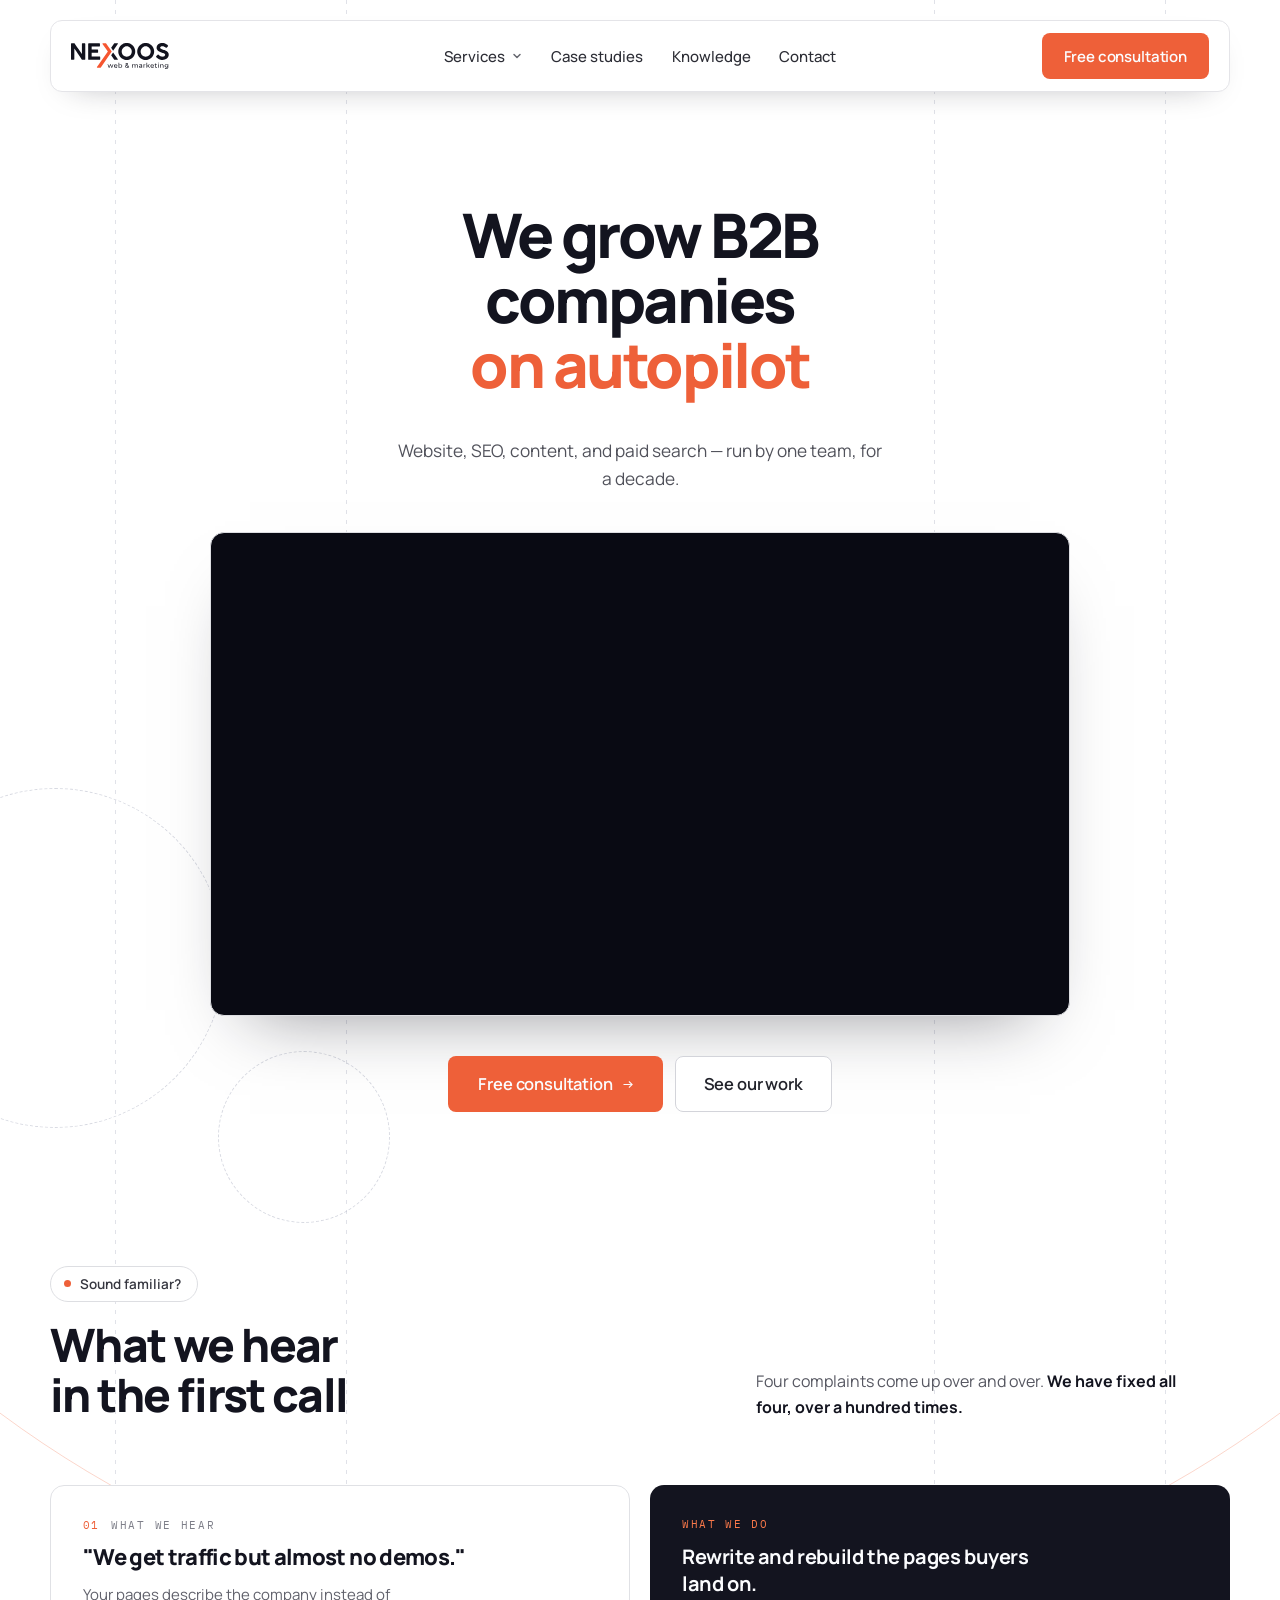
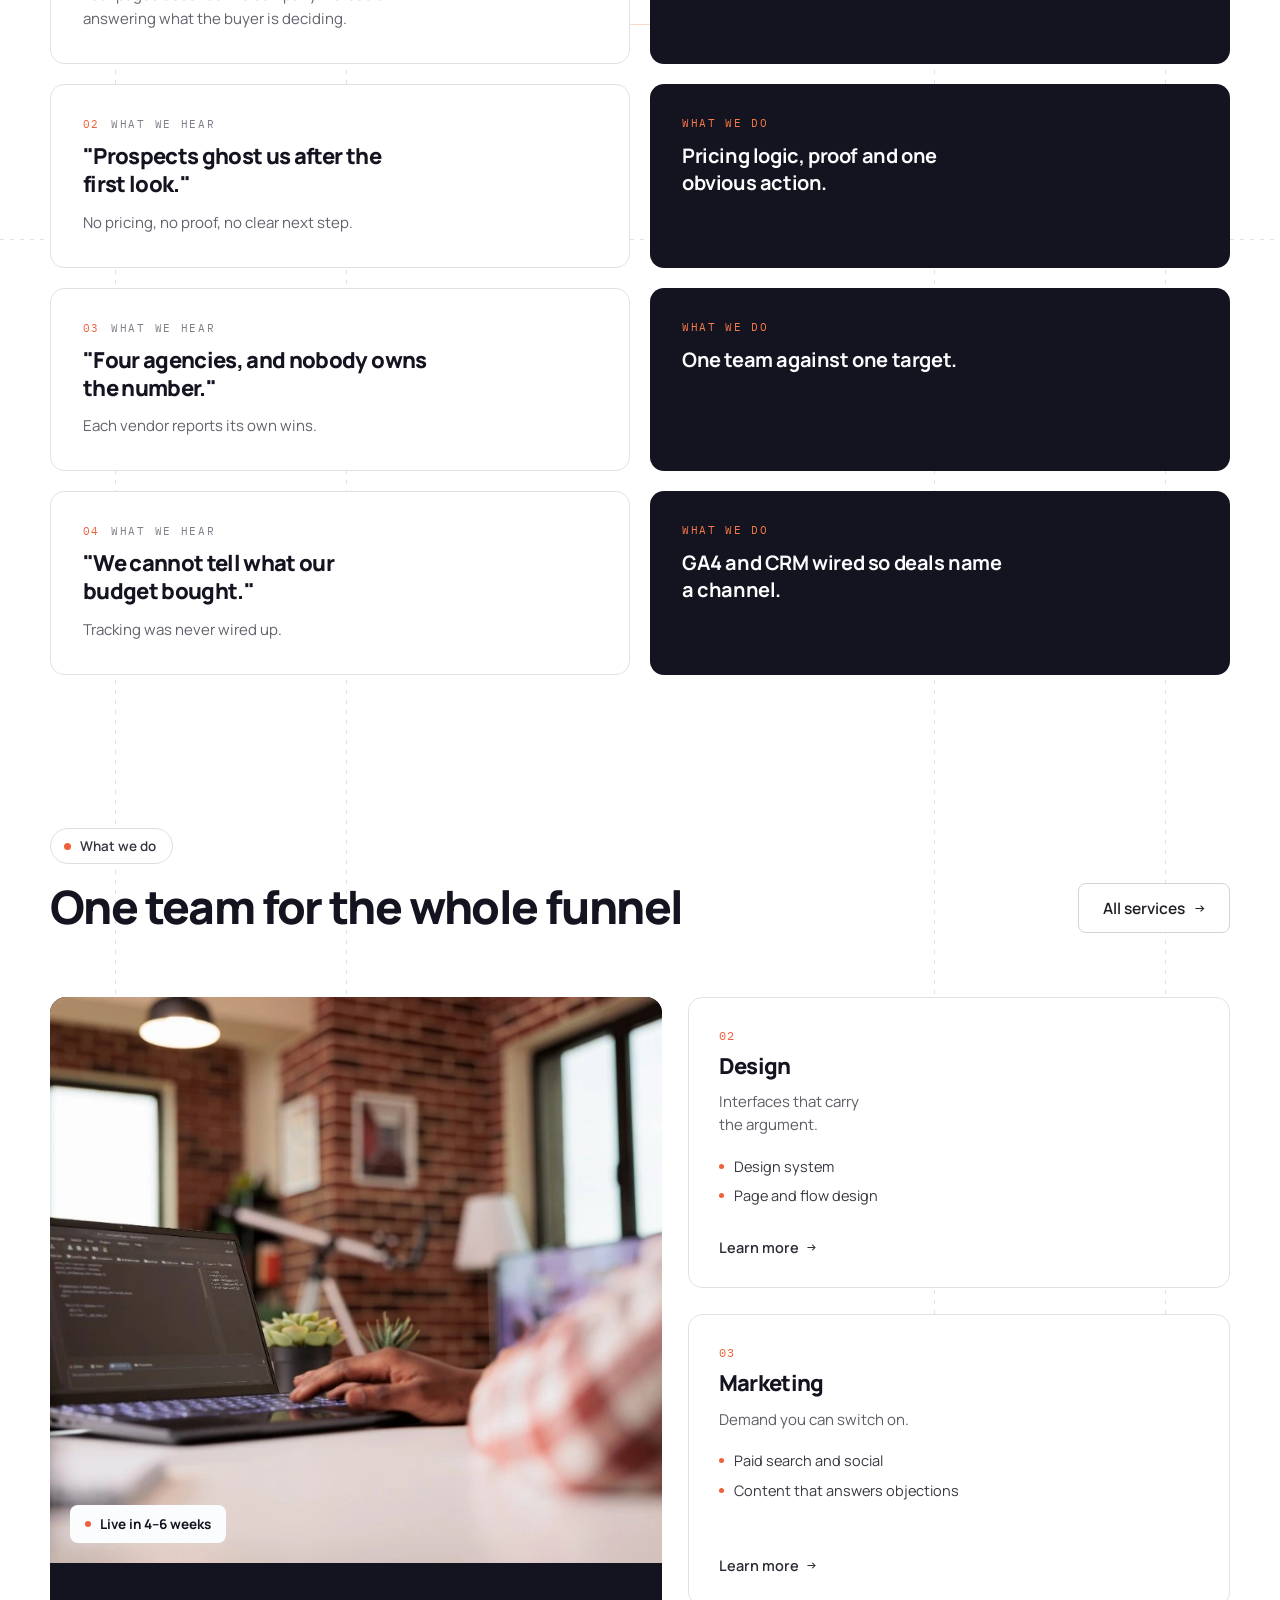
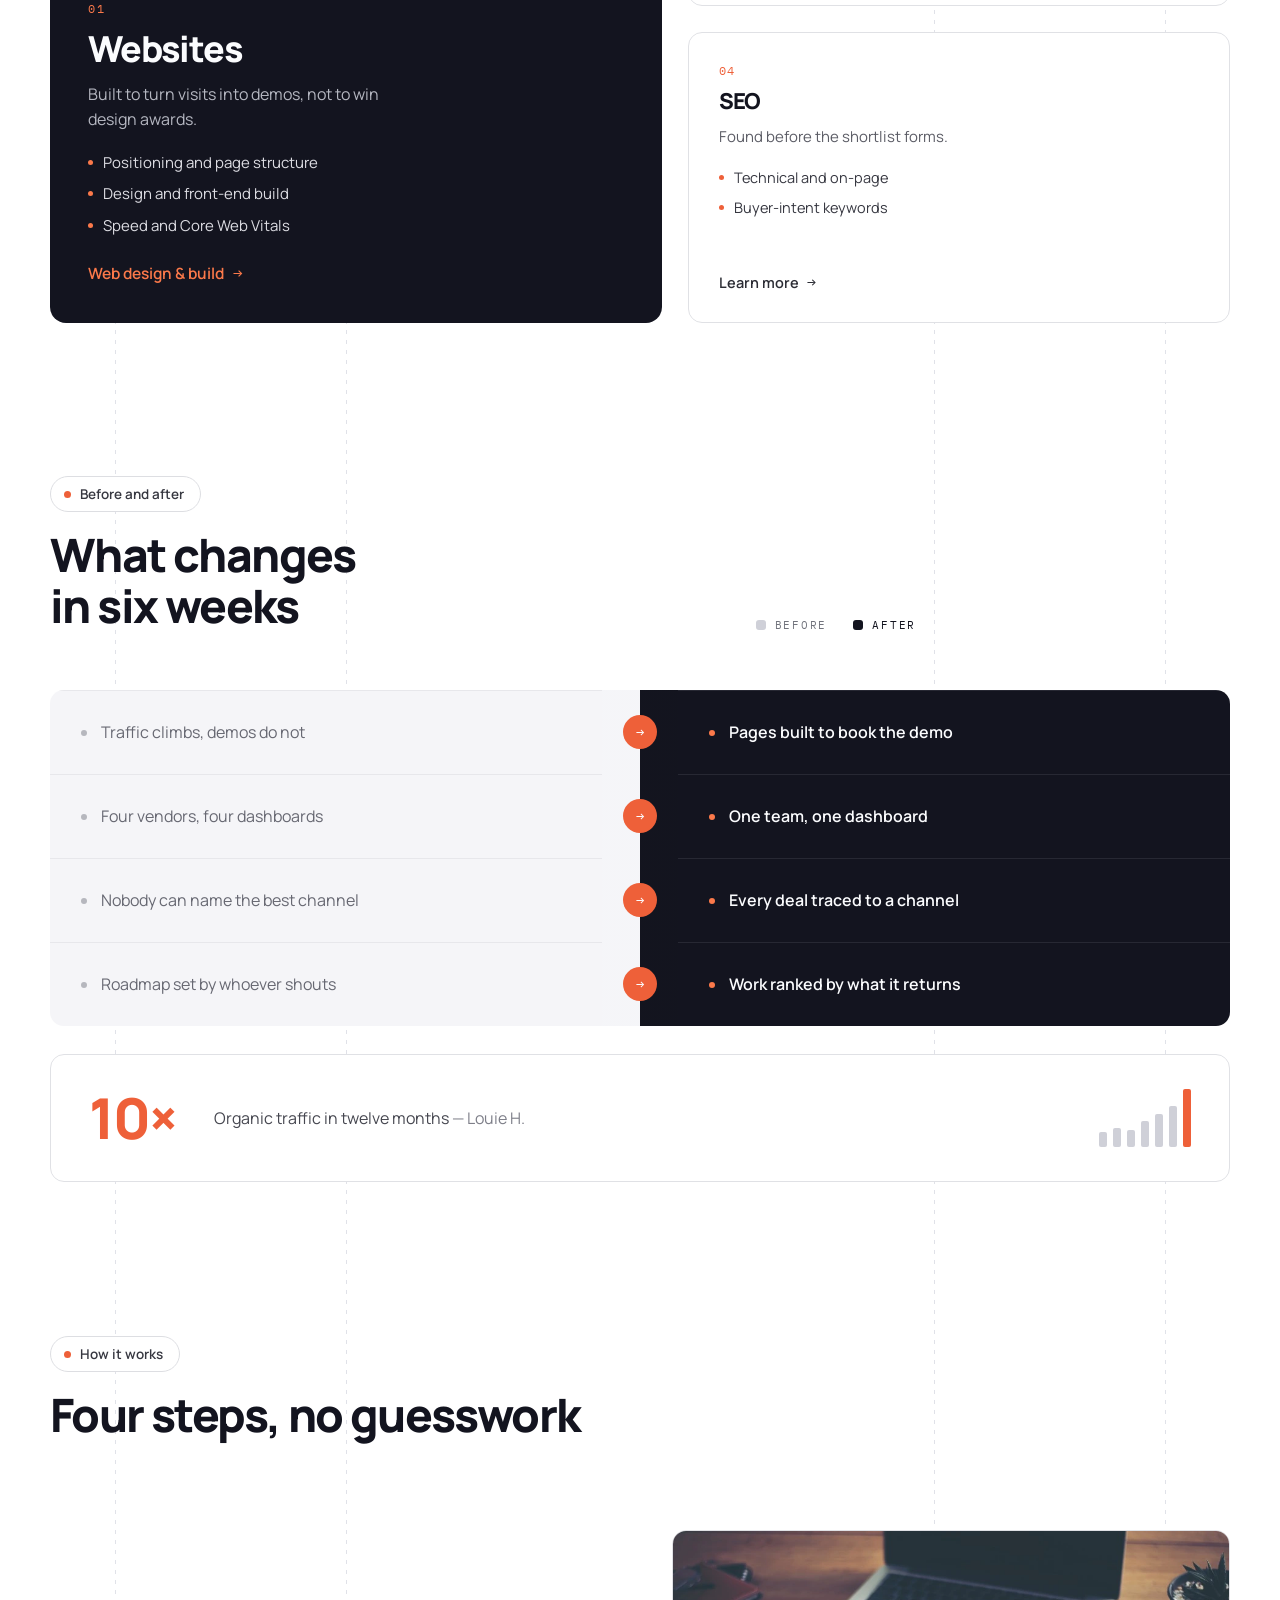
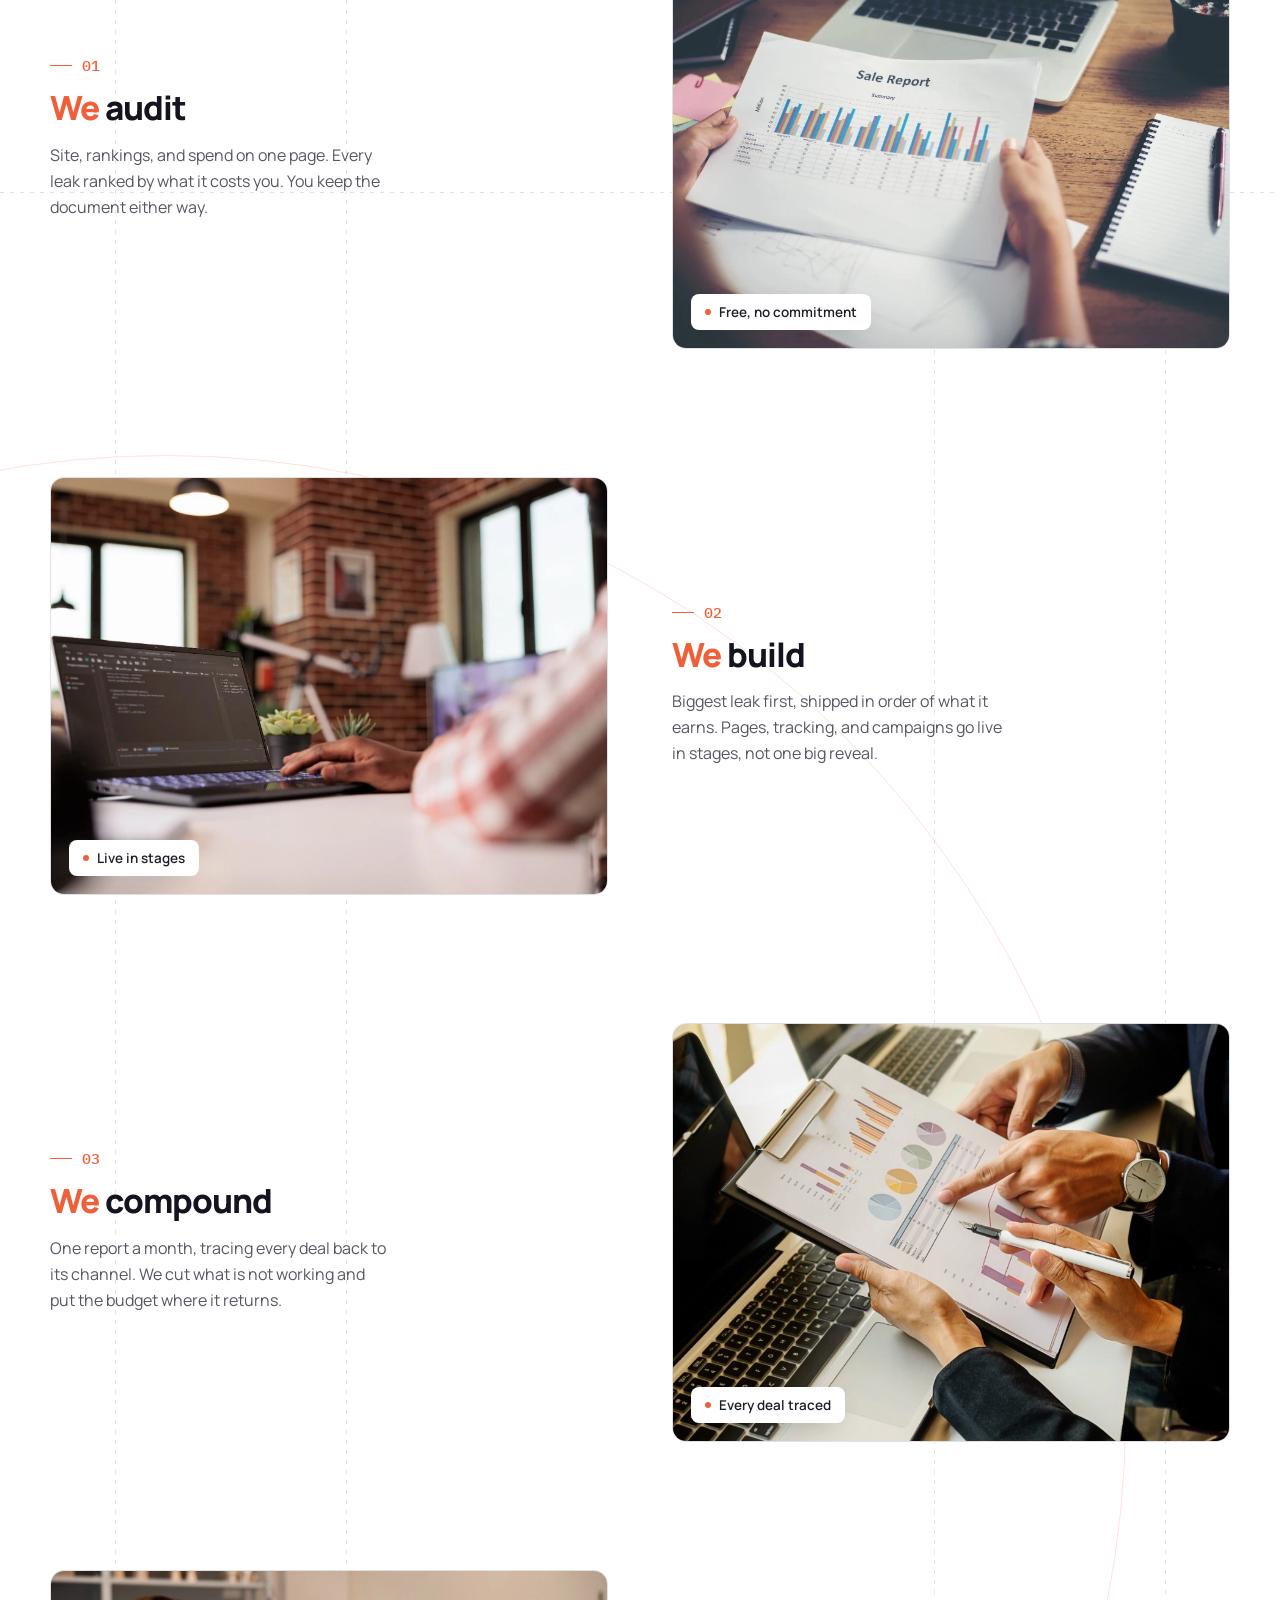
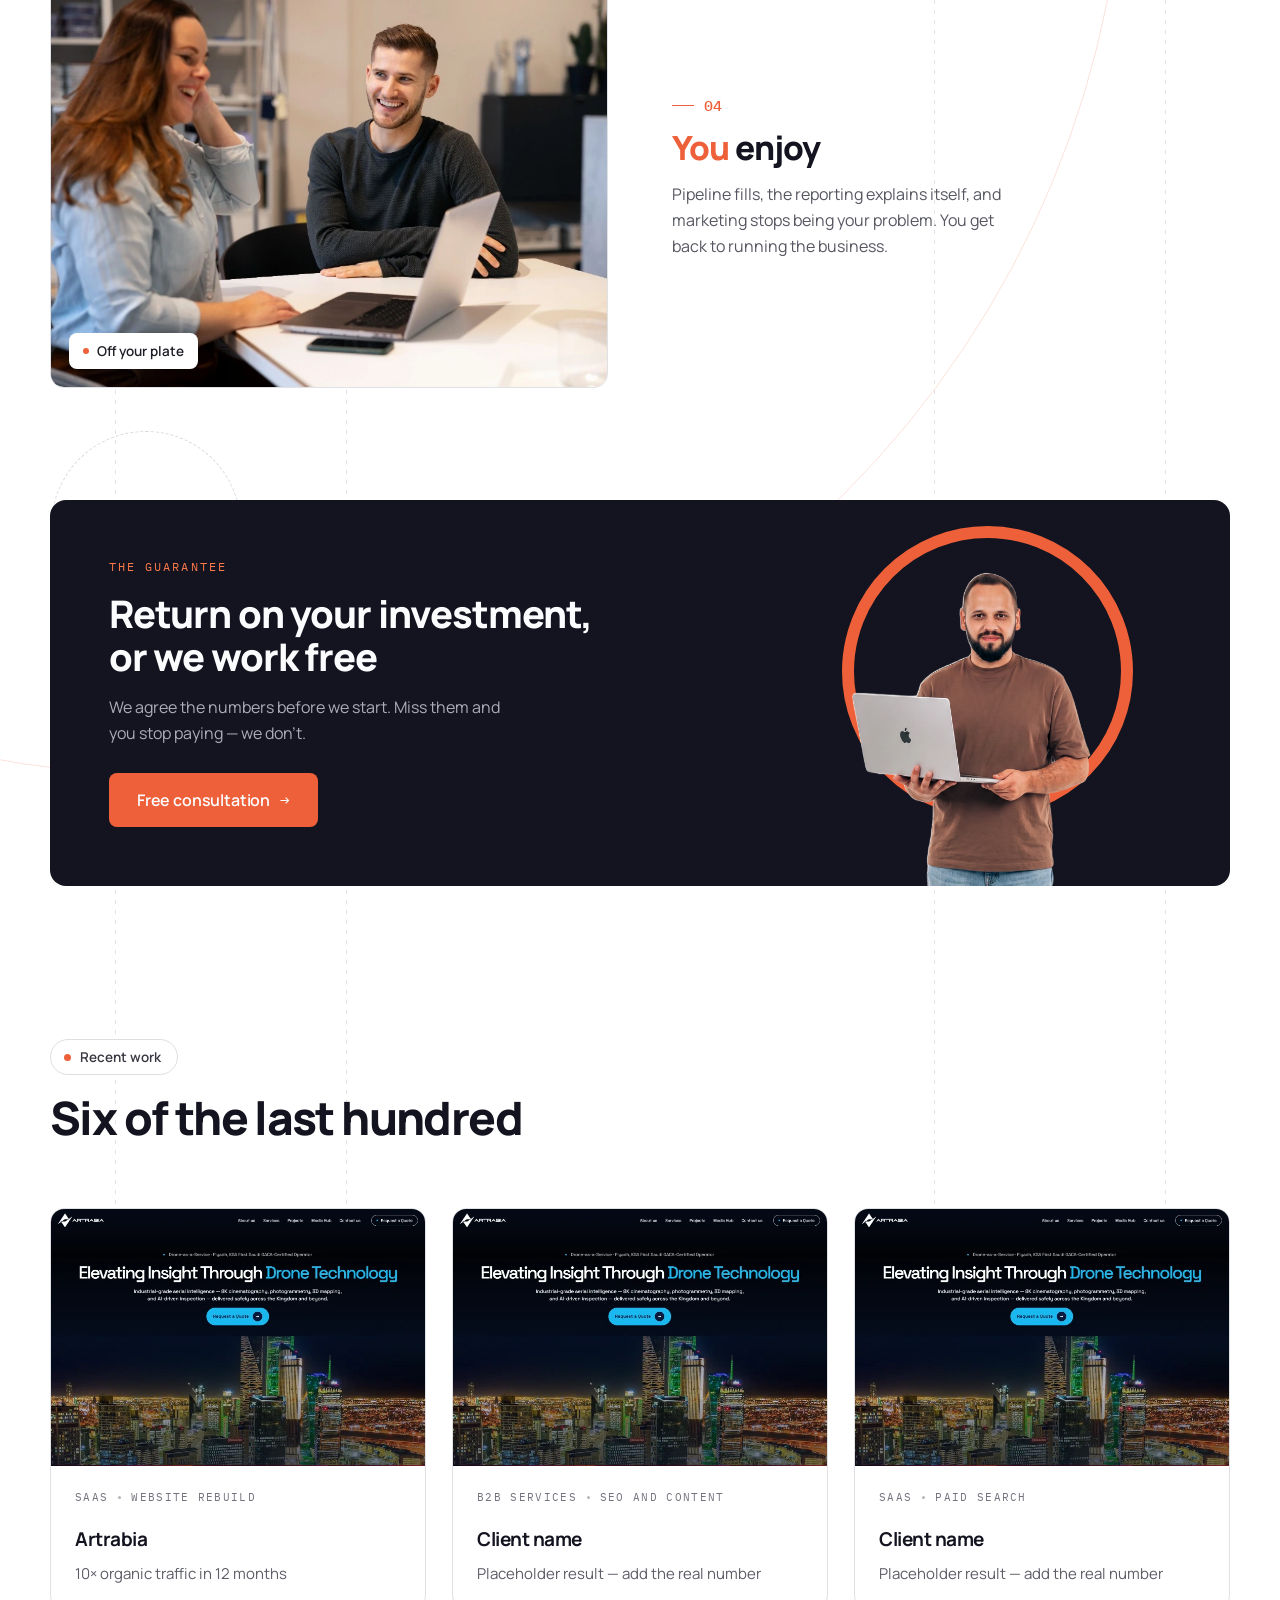
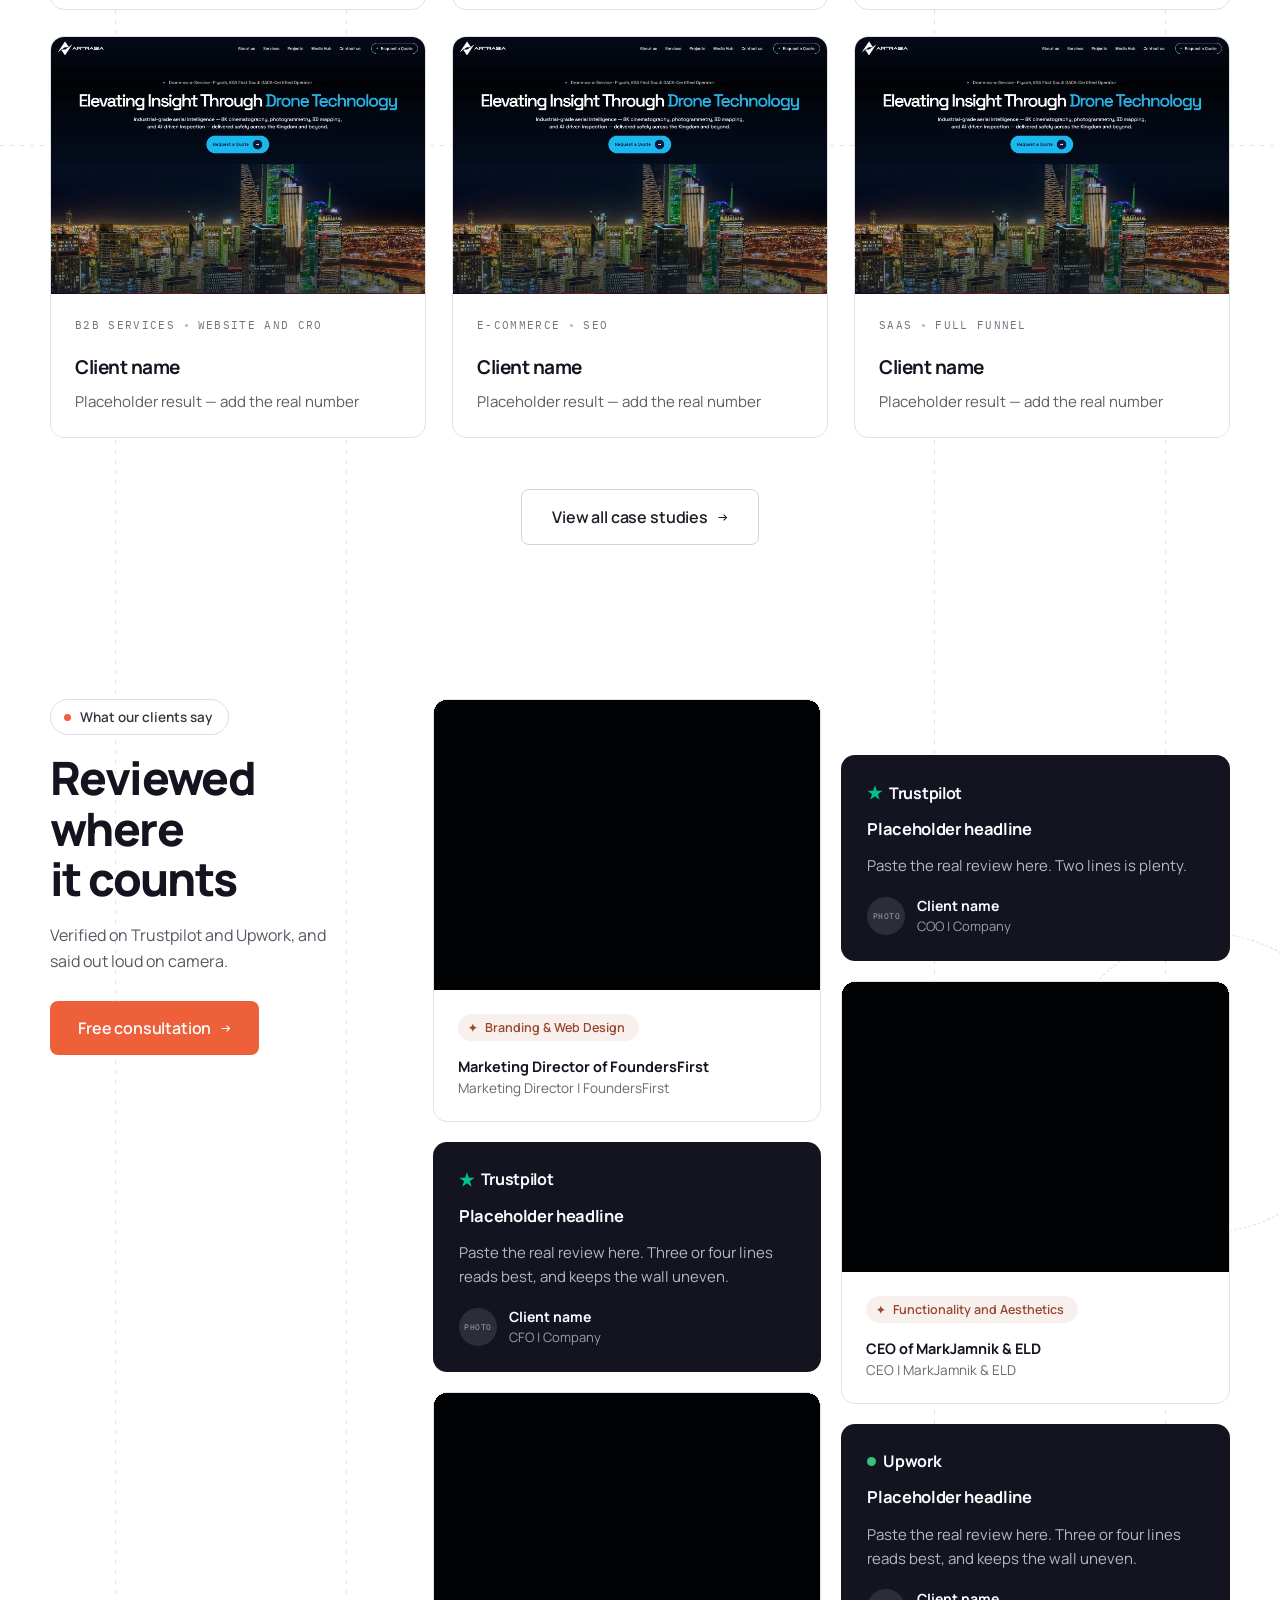
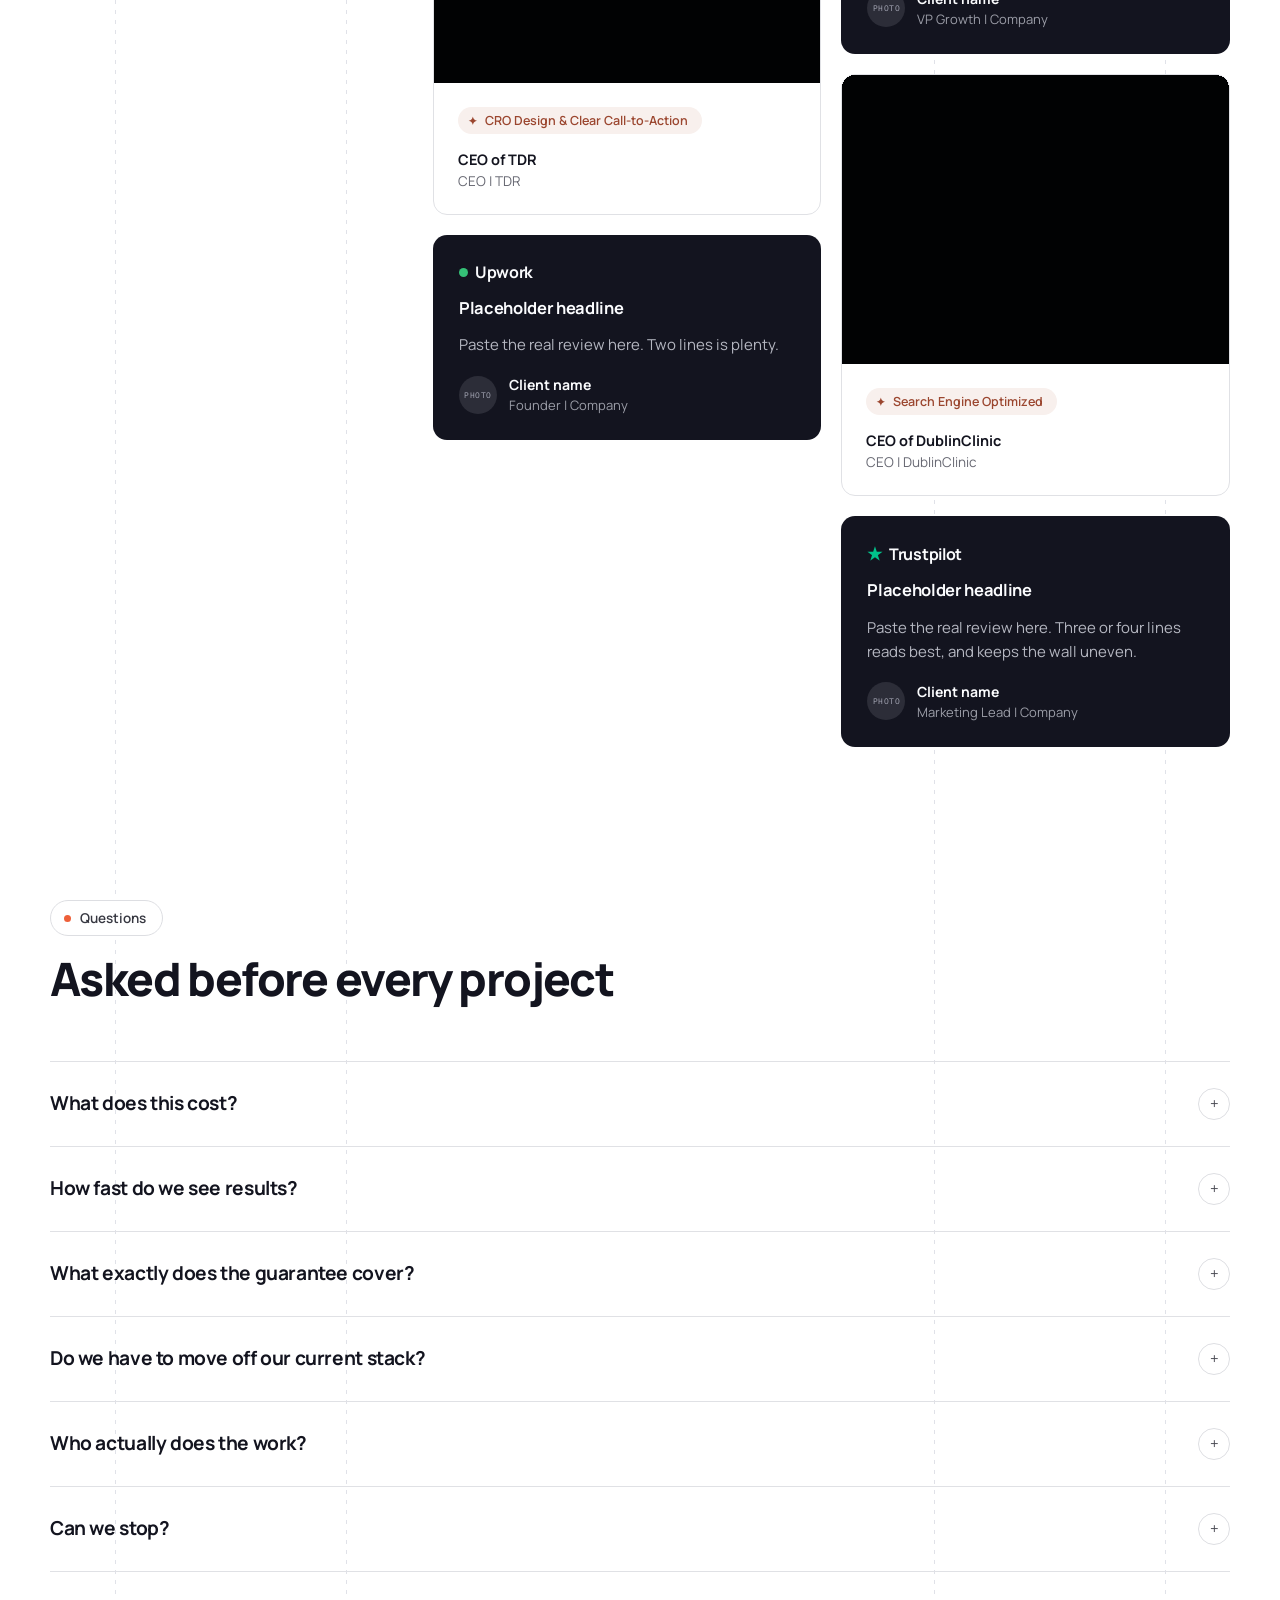
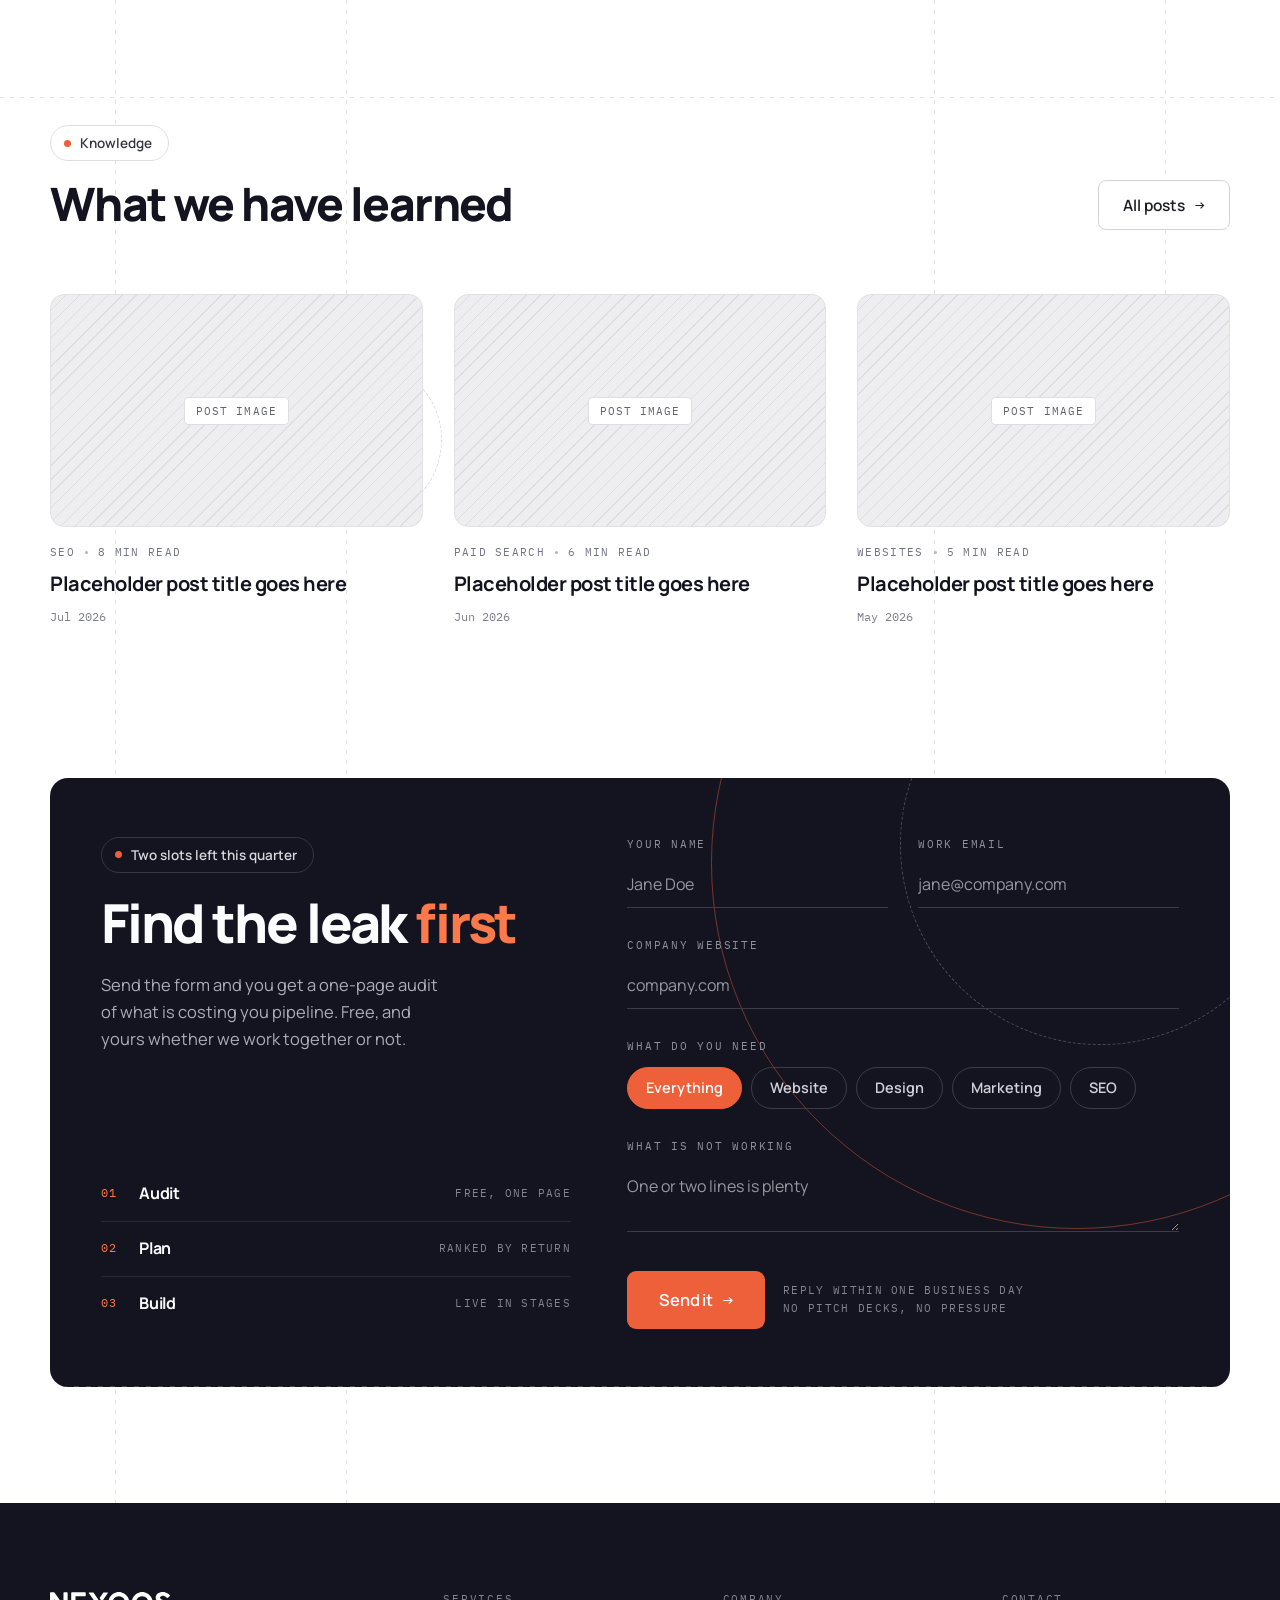
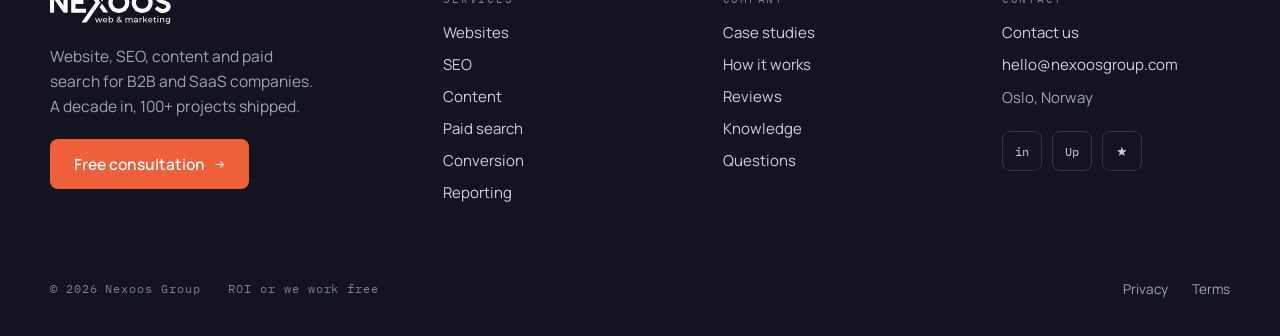
<file: index.html>
<!DOCTYPE html>
<html lang="en">

<head>
  <meta charset="utf-8">
  <meta name="viewport" content="width=device-width, initial-scale=1.0">
  <title>Nexoos Group — We grow B2B companies on autopilot</title>
  <meta name="description"
    content="Website, SEO, content, and paid search — run by one team, for a decade. 100+ B2B companies grown. ROI guaranteed or we work free.">
  <link rel="preconnect" href="https://fonts.googleapis.com">
  <link rel="preconnect" href="https://fonts.gstatic.com" crossorigin>
  <link
    href="https://fonts.googleapis.com/css2?family=Manrope:wght@400;500;600;700;800&family=IBM+Plex+Mono:wght@400;500&display=swap"
    rel="stylesheet">
  <link rel="stylesheet" href="header.css">
  <style>
    *,
    *::before,
    *::after {
      box-sizing: border-box;
    }

    html {
      -webkit-font-smoothing: antialiased;
    }

    body {
      margin: 0;
      background: oklch(1 0 0);
      color: oklch(0.196 0.021 279);
      font-family: Manrope, Helvetica, Arial, sans-serif;
    }

    a {
      color: oklch(0.196 0.021 279);
      text-decoration: none;
      transition: color 0.3s ease;
    }

    a:hover {
      color: oklch(0.665 0.184 36);
    }

    button {
      transition: background 0.3s ease, color 0.3s ease, border-color 0.3s ease, transform 0.3s ease;
    }

    input::placeholder,
    textarea::placeholder {
      color: oklch(0.68 0.012 280);
    }



    /* --- FAQ smooth transition --- */
    .faq-answer {
      display: grid;
      grid-template-rows: 0fr;
      transition: grid-template-rows 0.35s cubic-bezier(0.16, 1, 0.3, 1);
    }
    .faq-answer.is-open {
      grid-template-rows: 1fr;
    }
    .faq-answer > div {
      overflow: hidden;
    }



    /* --- CTA2 (contact section) — mobile-first --- */
    [data-nx-cta2] {
      grid-template-columns: minmax(0, 1fr) !important;
    }
    @media (min-width: 900px) {
      [data-nx-cta2] {
        grid-template-columns: minmax(0, 0.92fr) minmax(0, 1.08fr) !important;
      }
    }

    /* --- Services bento — mobile-first --- */
    [data-nx-bento] {
      grid-template-columns: minmax(0, 1fr) !important;
    }
    [data-nx-svcstack] {
      grid-template-columns: minmax(0, 1fr) !important;
    }
    @media (min-width: 640px) {
      [data-nx-svcstack] {
        grid-template-columns: repeat(2, minmax(0, 1fr)) !important;
        grid-template-rows: none !important;
      }
    }
    @media (min-width: 900px) {
      [data-nx-bento] {
        grid-template-columns: minmax(0, 1.06fr) minmax(0, 0.94fr) !important;
      }
      [data-nx-svcstack] {
        grid-template-columns: minmax(0, 1fr) !important;
        grid-template-rows: repeat(3, minmax(0, 1fr)) !important;
      }
    }

    /* --- Paired cards (what we hear) — mobile-first --- */
    [data-nx-hpair] {
      grid-template-columns: minmax(0, 1fr) !important;
    }
    @media (min-width: 760px) {
      [data-nx-hpair] {
        grid-template-columns: repeat(2, minmax(0, 1fr)) !important;
      }
    }

    /* --- Footer columns --- */
    @media (max-width: 900px) {
      [data-nx-foot] {
        grid-template-columns: repeat(2, minmax(0, 1fr)) !important;
      }
    }

    @media (max-width: 520px) {
      [data-nx-foot] {
        grid-template-columns: minmax(0, 1fr) !important;
      }

      [data-nx-footbar]>span:last-child {
        margin-left: 0 !important;
      }
    }

    /* --- Blog grid --- */
    @media (max-width: 780px) {
      [data-nx-blog] {
        grid-template-columns: minmax(0, 1fr) !important;
      }
    }

    /* --- Reviews --- */
    @media (max-width: 980px) {
      [data-nx-rev] {
        grid-template-columns: minmax(0, 1fr) !important;
      }

      [data-nx-rev]>div:first-child {
        position: static !important;
      }
    }

    @media (max-width: 620px) {
      [data-nx-revgrid] {
        grid-template-columns: minmax(0, 1fr) !important;
      }

      [data-nx-revcol] {
        margin-top: 0 !important;
      }
    }

    /* --- CTA buttons --- */
    @media (max-width: 560px) {
      [data-nx-cta]>a {
        width: 100% !important;
        justify-content: center !important;
      }
    }

    /* --- Gaps (pain points) — mobile-first --- */
    [data-nx-funnel] {
      display: none;
    }
    [data-nx-gaps] {
      grid-template-columns: minmax(0, 1fr) !important;
    }
    [data-nx-gaps] > article {
      border-top: 1px solid oklch(0.91 0.006 280);
    }

    @media (min-width: 520px) {
      [data-nx-gaps] {
        grid-template-columns: repeat(2, minmax(0, 1fr)) !important;
      }
    }

    @media (min-width: 860px) {
      [data-nx-gaps-head] {
        grid-template-columns: minmax(0, 1.15fr) minmax(0, 0.85fr) !important;
        align-items: end !important;
      }
    }

    @media (min-width: 900px) {
      [data-nx-funnel] {
        display: grid !important;
      }
      [data-nx-gaps] {
        grid-template-columns: repeat(4, minmax(0, 1fr)) !important;
      }
    }

    /* --- Guarantee --- */
    @media (max-width: 720px) {
      [data-nx-guar] {
        grid-template-columns: minmax(0, 1fr) !important;
      }

      [data-nx-guar-img] {
        min-height: 240px !important;
      }
    }

    /* --- Work / portfolio grid --- */
    @media (max-width: 900px) {
      [data-nx-work] {
        grid-template-columns: repeat(2, minmax(0, 1fr)) !important;
      }
    }

    @media (max-width: 600px) {
      [data-nx-work] {
        grid-template-columns: minmax(0, 1fr) !important;
      }
    }

    /* --- Before/After — mobile-first --- */
    [data-nx-shift-head] {
      grid-template-columns: minmax(0, 1fr) !important;
      align-items: start !important;
    }
    [data-nx-swap] {
      grid-template-columns: minmax(0, 1fr) !important;
    }
    [data-nx-swapl] {
      border-radius: 14px 14px 0 0 !important;
      border-top: 0 !important;
    }
    [data-nx-swapr] {
      border-radius: 0 0 14px 14px !important;
      border-top: 0 !important;
      margin-bottom: 14px;
    }
    [data-nx-swapm] {
      background: oklch(0.972 0.004 280) !important;
      height: 44px;
    }
    [data-nx-swapm] > span {
      transform: rotate(90deg);
    }
    [data-nx-proof] {
      grid-template-columns: auto minmax(0, 1fr) !important;
    }
    [data-nx-spark] {
      display: none !important;
    }

    @media (min-width: 760px) {
      [data-nx-swap] {
        grid-template-columns: minmax(0, 1fr) 76px minmax(0, 1fr) !important;
      }
      [data-nx-swapl] {
        border-radius: 0 !important;
        border-top: 1px solid oklch(0.93 0.005 280) !important;
      }
      [data-nx-swapr] {
        border-radius: 0 !important;
        border-top: 1px solid oklch(0.28 0.02 280) !important;
        margin-bottom: 0;
      }
      [data-nx-swapm] {
        background: linear-gradient(to right, oklch(0.972 0.004 280) 50%, oklch(0.196 0.021 279) 50%) !important;
        height: auto;
      }
      [data-nx-swapm] > span {
        transform: none;
      }
      [data-nx-proof] {
        grid-template-columns: auto minmax(0, 1fr) auto !important;
      }
      [data-nx-spark] {
        display: flex !important;
      }
    }

    @media (min-width: 860px) {
      [data-nx-shift-head] {
        grid-template-columns: minmax(0, 1.15fr) minmax(0, 0.85fr) !important;
        align-items: end !important;
      }
    }

    /* --- Process steps --- */
    @media (max-width: 760px) {
      [data-nx-step] {
        grid-template-columns: minmax(0, 1fr) !important;
      }

      [data-nx-step]>div {
        order: 2 !important;
      }

      [data-nx-step-img] {
        order: 1 !important;
      }
    }

    /* --- Services bento card hover --- */
    [data-nx-svc-card]:hover {
      background: oklch(0.995 0.004 40) !important;
    }
    [data-nx-feat]:hover {
      opacity: 0.92;
    }

    /* --- Band (dark CTA in gaps section) --- */
    @media (max-width: 780px) {
      [data-nx-band] {
        grid-template-columns: minmax(0, 1fr) !important;
      }

      [data-nx-band-img] {
        order: -1;
        min-height: 220px !important;
      }
    }

    /* --- Hover helper: style-hover attributes handled via JS --- */

    /* --- Hero entrance animation --- */
    @keyframes heroFadeUp {
      from { opacity: 0; transform: translateY(32px); }
      to   { opacity: 1; transform: translateY(0); }
    }
    .hero-anim {
      opacity: 0;
      animation: heroFadeUp 0.8s cubic-bezier(0.16, 1, 0.3, 1) forwards;
    }
    .hero-anim-d1 { animation-delay: 0.1s; }
    .hero-anim-d2 { animation-delay: 0.25s; }
    .hero-anim-d3 { animation-delay: 0.4s; }
    .hero-anim-d4 { animation-delay: 0.55s; }

    @media (prefers-reduced-motion: reduce) {
      .hero-anim {
        opacity: 1 !important;
        transform: none !important;
        animation: none !important;
      }
    }

    /* ═══════════════ SCROLL REVEAL ANIMATIONS ═══════════════ */
    [data-reveal] {
      opacity: 0;
      transform: translateY(40px);
      transition: opacity 0.8s cubic-bezier(0.16, 1, 0.3, 1), transform 0.8s cubic-bezier(0.16, 1, 0.3, 1);
    }
    [data-reveal="left"] {
      transform: translateX(-40px) translateY(0);
    }
    [data-reveal="right"] {
      transform: translateX(40px) translateY(0);
    }
    [data-reveal="scale"] {
      transform: scale(0.94) translateY(0);
    }
    [data-reveal="fade"] {
      transform: none;
    }
    [data-reveal].is-visible {
      opacity: 1;
      transform: translateY(0) translateX(0) scale(1);
    }

    /* Stagger delays for children */
    [data-reveal-delay="1"] { transition-delay: 0.08s; }
    [data-reveal-delay="2"] { transition-delay: 0.16s; }
    [data-reveal-delay="3"] { transition-delay: 0.24s; }
    [data-reveal-delay="4"] { transition-delay: 0.32s; }
    [data-reveal-delay="5"] { transition-delay: 0.40s; }
    [data-reveal-delay="6"] { transition-delay: 0.48s; }

    /* Separate left/right attributes (process steps) */
    [data-reveal-left] {
      opacity: 0;
      transform: translateX(-60px);
      transition: opacity 0.8s cubic-bezier(0.16, 1, 0.3, 1), transform 0.8s cubic-bezier(0.16, 1, 0.3, 1);
    }
    [data-reveal-right] {
      opacity: 0;
      transform: translateX(60px);
      transition: opacity 0.8s cubic-bezier(0.16, 1, 0.3, 1), transform 0.8s cubic-bezier(0.16, 1, 0.3, 1);
    }
    [data-reveal-left].is-visible,
    [data-reveal-right].is-visible {
      opacity: 1;
      transform: translateX(0);
    }

    @media (prefers-reduced-motion: reduce) {
      [data-reveal],
      [data-reveal-left],
      [data-reveal-right] {
        opacity: 1 !important;
        transform: none !important;
        transition: none !important;
      }
    }
  </style>
</head>

<body>
  <div style="position: relative; background: oklch(1 0 0); min-height: 100vh; overflow-x: clip">

    <!-- ═══════════════ DECORATIVE GRID ═══════════════ -->
    <div aria-hidden="true" style="position: absolute; inset: 0; overflow: hidden; pointer-events: none">
      <div
        style="position: absolute; left: 9%; top: 0; bottom: 0; width: 1px; background-image: repeating-linear-gradient(to bottom, oklch(0.72 0.03 275 / 0.32) 0 4px, transparent 4px 10px)">
      </div>
      <div
        style="position: absolute; left: 27%; top: 0; bottom: 0; width: 1px; background-image: repeating-linear-gradient(to bottom, oklch(0.72 0.03 275 / 0.32) 0 4px, transparent 4px 10px)">
      </div>
      <div
        style="position: absolute; left: 73%; top: 0; bottom: 0; width: 1px; background-image: repeating-linear-gradient(to bottom, oklch(0.72 0.03 275 / 0.32) 0 4px, transparent 4px 10px)">
      </div>
      <div
        style="position: absolute; left: 91%; top: 0; bottom: 0; width: 1px; background-image: repeating-linear-gradient(to bottom, oklch(0.72 0.03 275 / 0.32) 0 4px, transparent 4px 10px)">
      </div>
      <div
        style="position: absolute; left: 0; right: 0; top: 14%; height: 1px; background-image: repeating-linear-gradient(to right, oklch(0.72 0.03 275 / 0.32) 0 4px, transparent 4px 10px)">
      </div>
      <div
        style="position: absolute; left: 0; right: 0; top: 38%; height: 1px; background-image: repeating-linear-gradient(to right, oklch(0.72 0.03 275 / 0.32) 0 4px, transparent 4px 10px)">
      </div>
      <div
        style="position: absolute; left: 0; right: 0; top: 62%; height: 1px; background-image: repeating-linear-gradient(to right, oklch(0.72 0.03 275 / 0.32) 0 4px, transparent 4px 10px)">
      </div>
      <div
        style="position: absolute; left: 0; right: 0; top: 86%; height: 1px; background-image: repeating-linear-gradient(to right, oklch(0.72 0.03 275 / 0.32) 0 4px, transparent 4px 10px)">
      </div>
      <div
        style="position: absolute; left: -9%; top: 6%; width: 340px; height: 340px; border-radius: 50%; border: 1px dashed oklch(0.72 0.03 275 / 0.42)">
      </div>
      <div
        style="position: absolute; left: 17%; top: 8%; width: 172px; height: 172px; border-radius: 50%; border: 1px dashed oklch(0.72 0.03 275 / 0.42)">
      </div>
      <div
        style="position: absolute; left: 62%; top: 30%; width: 250px; height: 250px; border-radius: 50%; border: 1px dashed oklch(0.72 0.03 275 / 0.42)">
      </div>
      <div
        style="position: absolute; left: 4%; top: 52%; width: 190px; height: 190px; border-radius: 50%; border: 1px dashed oklch(0.72 0.03 275 / 0.42)">
      </div>
      <div
        style="position: absolute; right: -6%; top: 68%; width: 300px; height: 300px; border-radius: 50%; border: 1px dashed oklch(0.72 0.03 275 / 0.42)">
      </div>
      <div
        style="position: absolute; left: 22%; top: 88%; width: 160px; height: 160px; border-radius: 50%; border: 1px dashed oklch(0.72 0.03 275 / 0.42)">
      </div>
      <div
        style="position: absolute; right: -34%; top: -4%; width: 168%; aspect-ratio: 1; border-radius: 50%; border: 1px solid oklch(0.665 0.184 36 / 0.26)">
      </div>
      <div
        style="position: absolute; left: -62%; top: 40%; width: 150%; aspect-ratio: 1; border-radius: 50%; border: 1px solid oklch(0.665 0.184 36 / 0.18)">
      </div>
    </div>


    <!-- ═══════════════ HEADER (injected by header.js) ═══════════════ -->
    <div id="nx-header"></div>

    <!-- ═══════════════ HERO ═══════════════ -->
    <section id="top"
      style="position: relative; z-index: 1; max-width: 1260px; margin: 0 auto; padding: clamp(48px, 7vw, 96px) clamp(16px, 4vw, 40px) clamp(64px, 9vw, 128px); display: flex; flex-direction: column; align-items: center; text-align: center; gap: clamp(26px, 3.4vw, 40px)">

      <h1 class="hero-anim hero-anim-d1"
        style="margin: 0; max-width: 16ch; font-size: clamp(34px, 4.8vw, 66px); line-height: 1.06; letter-spacing: -0.04em; font-weight: 800; text-wrap: balance; color: oklch(0.196 0.021 279)">
        We grow B2B companies <span style="color: oklch(0.665 0.184 36)">on autopilot</span>
      </h1>

      <p class="hero-anim hero-anim-d2"
        style="margin: 0; max-width: 44ch; font-size: clamp(16.5px, 1.35vw, 19.5px); line-height: 1.6; color: oklch(0.44 0.015 280); text-wrap: pretty">
        Website, SEO, content, and paid search — run by one team, for a decade.
      </p>

      <div class="hero-anim hero-anim-d3" style="width: 100%; max-width: 860px; display: flex; flex-direction: column; gap: 12px; align-items: center">
        <div style="position: relative; width: 100%; aspect-ratio: 16 / 9; border-radius: 14px; overflow: hidden; border: 1px solid oklch(0.9 0.006 280); background: oklch(0.15 0.02 280); box-shadow: 0 34px 70px -40px oklch(0.196 0.021 279 / 0.5)">
          <iframe
            src="https://www.youtube.com/embed/rPeT77pD_Fw?autoplay=0&rel=0&modestbranding=1"
            title="Founder Video — Nexoos Group"
            style="position: absolute; inset: 0; width: 100%; height: 100%; border: 0;"
            allow="accelerometer; autoplay; clipboard-write; encrypted-media; gyroscope; picture-in-picture; web-share"
            allowfullscreen>
          </iframe>
        </div>
      </div>

      <div class="hero-anim hero-anim-d4" data-nx-cta style="display: flex; flex-wrap: wrap; justify-content: center; gap: 12px">
        <a href="#contact" class="btn-hover-orange-dark"
          style="display: inline-flex; align-items: center; gap: 10px; height: 56px; padding: 0 30px; border-radius: 8px; background: oklch(0.665 0.184 36); color: oklch(0.99 0.003 280); font-size: 16.5px; font-weight: 600; letter-spacing: -0.01em; transition: background 0.2s">
          Free consultation
          <span style="font-family: 'IBM Plex Mono', monospace; font-weight: 400">→</span>
        </a>
        <a href="#work" class="btn-hover-outline"
          style="display: inline-flex; align-items: center; height: 56px; padding: 0 28px; border-radius: 8px; border: 1px solid oklch(0.87 0.008 280); background: oklch(1 0 0); color: oklch(0.26 0.015 280); font-size: 16.5px; font-weight: 600; letter-spacing: -0.01em; transition: border-color 0.2s, color 0.2s">See
          our work</a>
      </div>

    </section>

    <!-- ═══════════════ GAPS / WHAT WE HEAR ═══════════════ -->
    <section id="gaps" data-reveal style="position: relative; z-index: 1">
      <div style="max-width: 1260px; margin: 0 auto; padding: clamp(20px, 3vw, 40px) clamp(16px, 4vw, 40px) clamp(64px, 9vw, 120px)">

        <div data-nx-gaps-head="" style="display: grid; grid-template-columns: minmax(0, 1fr); gap: clamp(24px, 5vw, 72px); align-items: end">
          <div style="display: flex; flex-direction: column; align-items: flex-start; gap: 18px; max-width: 52ch">
            <span style="display: inline-flex; align-items: center; gap: 9px; padding: 8px 16px 8px 13px; border: 1px solid oklch(0.9 0.006 280); border-radius: 999px; background: oklch(1 0 0); font-size: 13.5px; font-weight: 600; color: oklch(0.34 0.015 280)">
              <span style="width: 7px; height: 7px; border-radius: 50%; background: oklch(0.665 0.184 36); display: block"></span>
              Sound familiar?
            </span>
            <h2 style="margin: 0; font-size: clamp(28px, 3.6vw, 46px); line-height: 1.1; letter-spacing: -0.035em; font-weight: 800; text-wrap: balance; color: oklch(0.196 0.021 279)">What we hear in the first call</h2>
          </div>
          <p style="margin: 0; max-width: 42ch; font-size: 16px; line-height: 1.65; color: oklch(0.46 0.015 280); text-wrap: pretty">Four complaints come up over and over. <strong style="font-weight: 700; color: oklch(0.196 0.021 279)">We have fixed all four, over a hundred times.</strong></p>
        </div>

        <div style="margin-top: clamp(40px, 5vw, 64px); display: flex; flex-direction: column; gap: clamp(14px, 1.6vw, 20px)">
          <div data-nx-hpair="" style="display: grid; grid-template-columns: repeat(2, minmax(0, 1fr)); gap: clamp(14px, 1.6vw, 20px)">
            <div style="display: flex; flex-direction: column; gap: 12px; padding: clamp(24px, 2.6vw, 32px); border: 1px solid oklch(0.91 0.006 280); border-radius: 14px; background: oklch(1 0 0)">
              <span style="display: flex; align-items: center; gap: 12px; font-family: 'IBM Plex Mono', monospace; font-size: 10.5px; letter-spacing: 0.16em; text-transform: uppercase; color: oklch(0.6 0.015 280)">
                <span style="color: oklch(0.665 0.184 36); letter-spacing: 0.1em">01</span>
                What we hear
              </span>
              <h3 style="margin: 0; max-width: 26ch; font-size: clamp(18px, 1.8vw, 22px); font-weight: 800; letter-spacing: -0.03em; line-height: 1.26; color: oklch(0.196 0.021 279); text-wrap: pretty">"We get traffic but almost no demos."</h3>
              <p style="margin: 0; max-width: 40ch; font-size: 15px; line-height: 1.6; color: oklch(0.5 0.015 280); text-wrap: pretty">Your pages describe the company instead of answering what the buyer is deciding.</p>
            </div>
            <div style="display: flex; flex-direction: column; gap: 12px; padding: clamp(24px, 2.6vw, 32px); border-radius: 14px; background: oklch(0.196 0.021 279)">
              <span style="font-family: 'IBM Plex Mono', monospace; font-size: 10.5px; letter-spacing: 0.16em; text-transform: uppercase; color: oklch(0.72 0.17 40)">What we do</span>
              <p style="margin: 0; max-width: 28ch; font-size: clamp(17px, 1.7vw, 20px); font-weight: 700; letter-spacing: -0.02em; line-height: 1.35; color: oklch(0.99 0.003 280); text-wrap: pretty">Rewrite and rebuild the pages buyers land on.</p>
            </div>
          </div>
          <div data-nx-hpair="" style="display: grid; grid-template-columns: repeat(2, minmax(0, 1fr)); gap: clamp(14px, 1.6vw, 20px)">
            <div style="display: flex; flex-direction: column; gap: 12px; padding: clamp(24px, 2.6vw, 32px); border: 1px solid oklch(0.91 0.006 280); border-radius: 14px; background: oklch(1 0 0)">
              <span style="display: flex; align-items: center; gap: 12px; font-family: 'IBM Plex Mono', monospace; font-size: 10.5px; letter-spacing: 0.16em; text-transform: uppercase; color: oklch(0.6 0.015 280)">
                <span style="color: oklch(0.665 0.184 36); letter-spacing: 0.1em">02</span>
                What we hear
              </span>
              <h3 style="margin: 0; max-width: 26ch; font-size: clamp(18px, 1.8vw, 22px); font-weight: 800; letter-spacing: -0.03em; line-height: 1.26; color: oklch(0.196 0.021 279); text-wrap: pretty">"Prospects ghost us after the first look."</h3>
              <p style="margin: 0; max-width: 40ch; font-size: 15px; line-height: 1.6; color: oklch(0.5 0.015 280); text-wrap: pretty">No pricing, no proof, no clear next step.</p>
            </div>
            <div style="display: flex; flex-direction: column; gap: 12px; padding: clamp(24px, 2.6vw, 32px); border-radius: 14px; background: oklch(0.196 0.021 279)">
              <span style="font-family: 'IBM Plex Mono', monospace; font-size: 10.5px; letter-spacing: 0.16em; text-transform: uppercase; color: oklch(0.72 0.17 40)">What we do</span>
              <p style="margin: 0; max-width: 28ch; font-size: clamp(17px, 1.7vw, 20px); font-weight: 700; letter-spacing: -0.02em; line-height: 1.35; color: oklch(0.99 0.003 280); text-wrap: pretty">Pricing logic, proof and one obvious action.</p>
            </div>
          </div>
          <div data-nx-hpair="" style="display: grid; grid-template-columns: repeat(2, minmax(0, 1fr)); gap: clamp(14px, 1.6vw, 20px)">
            <div style="display: flex; flex-direction: column; gap: 12px; padding: clamp(24px, 2.6vw, 32px); border: 1px solid oklch(0.91 0.006 280); border-radius: 14px; background: oklch(1 0 0)">
              <span style="display: flex; align-items: center; gap: 12px; font-family: 'IBM Plex Mono', monospace; font-size: 10.5px; letter-spacing: 0.16em; text-transform: uppercase; color: oklch(0.6 0.015 280)">
                <span style="color: oklch(0.665 0.184 36); letter-spacing: 0.1em">03</span>
                What we hear
              </span>
              <h3 style="margin: 0; max-width: 26ch; font-size: clamp(18px, 1.8vw, 22px); font-weight: 800; letter-spacing: -0.03em; line-height: 1.26; color: oklch(0.196 0.021 279); text-wrap: pretty">"Four agencies, and nobody owns the number."</h3>
              <p style="margin: 0; max-width: 40ch; font-size: 15px; line-height: 1.6; color: oklch(0.5 0.015 280); text-wrap: pretty">Each vendor reports its own wins.</p>
            </div>
            <div style="display: flex; flex-direction: column; gap: 12px; padding: clamp(24px, 2.6vw, 32px); border-radius: 14px; background: oklch(0.196 0.021 279)">
              <span style="font-family: 'IBM Plex Mono', monospace; font-size: 10.5px; letter-spacing: 0.16em; text-transform: uppercase; color: oklch(0.72 0.17 40)">What we do</span>
              <p style="margin: 0; max-width: 28ch; font-size: clamp(17px, 1.7vw, 20px); font-weight: 700; letter-spacing: -0.02em; line-height: 1.35; color: oklch(0.99 0.003 280); text-wrap: pretty">One team against one target.</p>
            </div>
          </div>
          <div data-nx-hpair="" style="display: grid; grid-template-columns: repeat(2, minmax(0, 1fr)); gap: clamp(14px, 1.6vw, 20px)">
            <div style="display: flex; flex-direction: column; gap: 12px; padding: clamp(24px, 2.6vw, 32px); border: 1px solid oklch(0.91 0.006 280); border-radius: 14px; background: oklch(1 0 0)">
              <span style="display: flex; align-items: center; gap: 12px; font-family: 'IBM Plex Mono', monospace; font-size: 10.5px; letter-spacing: 0.16em; text-transform: uppercase; color: oklch(0.6 0.015 280)">
                <span style="color: oklch(0.665 0.184 36); letter-spacing: 0.1em">04</span>
                What we hear
              </span>
              <h3 style="margin: 0; max-width: 26ch; font-size: clamp(18px, 1.8vw, 22px); font-weight: 800; letter-spacing: -0.03em; line-height: 1.26; color: oklch(0.196 0.021 279); text-wrap: pretty">"We cannot tell what our budget bought."</h3>
              <p style="margin: 0; max-width: 40ch; font-size: 15px; line-height: 1.6; color: oklch(0.5 0.015 280); text-wrap: pretty">Tracking was never wired up.</p>
            </div>
            <div style="display: flex; flex-direction: column; gap: 12px; padding: clamp(24px, 2.6vw, 32px); border-radius: 14px; background: oklch(0.196 0.021 279)">
              <span style="font-family: 'IBM Plex Mono', monospace; font-size: 10.5px; letter-spacing: 0.16em; text-transform: uppercase; color: oklch(0.72 0.17 40)">What we do</span>
              <p style="margin: 0; max-width: 28ch; font-size: clamp(17px, 1.7vw, 20px); font-weight: 700; letter-spacing: -0.02em; line-height: 1.35; color: oklch(0.99 0.003 280); text-wrap: pretty">GA4 and CRM wired so deals name a channel.</p>
            </div>
          </div>
        </div>

      </div>
    </section>

    <!-- ═══════════════ SERVICES BENTO ═══════════════ -->
    <section id="services" data-reveal style="position: relative; z-index: 1">
      <div style="max-width: 1260px; margin: 0 auto; padding: clamp(20px, 3vw, 40px) clamp(16px, 4vw, 40px) clamp(64px, 9vw, 120px)">

        <div data-nx-svc-head="" style="display: grid; grid-template-columns: minmax(0, 1fr) auto; gap: 24px; align-items: end">
          <div style="display: flex; flex-direction: column; align-items: flex-start; gap: 18px">
            <span style="display: inline-flex; align-items: center; gap: 9px; padding: 8px 16px 8px 13px; border: 1px solid oklch(0.9 0.006 280); border-radius: 999px; background: oklch(1 0 0); font-size: 13.5px; font-weight: 600; color: oklch(0.34 0.015 280)">
              <span style="width: 7px; height: 7px; border-radius: 50%; background: oklch(0.665 0.184 36); display: block"></span>
              What we do
            </span>
            <h2 style="margin: 0; max-width: 22ch; font-size: clamp(28px, 3.6vw, 46px); line-height: 1.1; letter-spacing: -0.035em; font-weight: 800; text-wrap: balance; color: oklch(0.196 0.021 279)">One team for the whole funnel</h2>
          </div>
          <a href="services.html" class="btn-hover-view-all" style="display: inline-flex; align-items: center; gap: 10px; height: 50px; padding: 0 24px; border-radius: 8px; border: 1px solid oklch(0.87 0.008 280); background: oklch(1 0 0); color: oklch(0.24 0.015 280); font-size: 15.5px; font-weight: 600; transition: border-color 0.2s, background 0.2s, color 0.2s">
            All services
            <span style="font-family: 'IBM Plex Mono', monospace; font-weight: 400">→</span>
          </a>
        </div>

        <div data-nx-bento="" style="margin-top: clamp(40px, 5vw, 64px); display: grid; grid-template-columns: minmax(0, 1.06fr) minmax(0, 0.94fr); gap: clamp(18px, 2.2vw, 26px); align-items: stretch">

          <a href="services.html" data-nx-feat="" style="position: relative; overflow: hidden; display: flex; flex-direction: column; border-radius: 16px; background: oklch(0.196 0.021 279); color: oklch(0.99 0.003 280); transition: opacity 0.3s">
            <div style="position: relative; flex: 1; min-height: 280px; overflow: hidden; display: flex; align-items: center; justify-content: center">
              <img src="images/service-web-dev.webp" alt="Websites & Web Development" style="display: block; width: 100%; height: 100%; object-fit: cover; object-position: center" />
              <span style="position: absolute; left: 20px; bottom: 20px; display: inline-flex; align-items: center; gap: 9px; padding: 10px 15px; border-radius: 8px; background: oklch(0.99 0.003 280); font-size: 13.5px; font-weight: 700; color: oklch(0.196 0.021 279)">
                <span style="width: 6px; height: 6px; border-radius: 50%; background: oklch(0.665 0.184 36); display: block"></span>
                Live in 4–6 weeks
              </span>
            </div>
            <div style="padding: clamp(28px, 3vw, 40px); display: flex; flex-direction: column; gap: 13px">
              <span style="font-family: 'IBM Plex Mono', monospace; font-size: 12px; letter-spacing: 0.1em; color: oklch(0.72 0.17 40)">01</span>
              <span style="font-size: clamp(26px, 2.8vw, 36px); font-weight: 800; letter-spacing: -0.035em; line-height: 1.1">Websites</span>
              <span style="max-width: 32ch; font-size: 16px; line-height: 1.6; color: oklch(0.78 0.015 280); text-wrap: pretty">Built to turn visits into demos, not to win design awards.</span>
              <span style="margin-top: 6px; display: flex; flex-direction: column; gap: 9px">
                <span style="display: flex; align-items: flex-start; gap: 10px; font-size: 15px; line-height: 1.5; color: oklch(0.9 0.008 280)"><span style="width: 5px; height: 5px; margin-top: 8px; border-radius: 50%; background: oklch(0.72 0.17 40); flex-shrink: 0; display: block"></span>Positioning and page structure</span>
                <span style="display: flex; align-items: flex-start; gap: 10px; font-size: 15px; line-height: 1.5; color: oklch(0.9 0.008 280)"><span style="width: 5px; height: 5px; margin-top: 8px; border-radius: 50%; background: oklch(0.72 0.17 40); flex-shrink: 0; display: block"></span>Design and front-end build</span>
                <span style="display: flex; align-items: flex-start; gap: 10px; font-size: 15px; line-height: 1.5; color: oklch(0.9 0.008 280)"><span style="width: 5px; height: 5px; margin-top: 8px; border-radius: 50%; background: oklch(0.72 0.17 40); flex-shrink: 0; display: block"></span>Speed and Core Web Vitals</span>
              </span>
              <span style="margin-top: 12px; display: inline-flex; align-items: center; gap: 9px; align-self: flex-start; font-size: 15.5px; font-weight: 600; color: oklch(0.72 0.17 40)">Web design &amp; build <span style="font-family: 'IBM Plex Mono', monospace; font-weight: 400">→</span></span>
            </div>
          </a>

          <div data-nx-svcstack="" style="display: grid; grid-template-rows: repeat(3, minmax(0, 1fr)); gap: clamp(18px, 2.2vw, 26px)">
          <a href="services.html" data-nx-svc-card style="position: relative; overflow: hidden; display: flex; flex-direction: column; gap: 11px; padding: clamp(24px, 2.4vw, 30px); border: 1px solid oklch(0.91 0.006 280); border-radius: 14px; background: oklch(1 0 0); color: oklch(0.196 0.021 279); transition: border-color 0.3s, background 0.3s">
              <span style="position: relative; font-family: 'IBM Plex Mono', monospace; font-size: 12px; letter-spacing: 0.1em; color: oklch(0.665 0.184 36)">02</span>
              <span style="position: relative; font-size: 22px; font-weight: 800; letter-spacing: -0.03em; line-height: 1.15">Design</span>
              <span style="position: relative; max-width: 26ch; font-size: 15px; line-height: 1.55; color: oklch(0.48 0.015 280); text-wrap: pretty">Interfaces that carry the argument.</span>
              <span style="position: relative; margin-top: 8px; display: flex; flex-direction: column; gap: 8px">
                <span style="display: flex; align-items: flex-start; gap: 10px; font-size: 14.5px; line-height: 1.5; color: oklch(0.34 0.015 280)"><span style="width: 5px; height: 5px; margin-top: 8px; border-radius: 50%; background: oklch(0.665 0.184 36); flex-shrink: 0; display: block"></span>Design system</span>
                <span style="display: flex; align-items: flex-start; gap: 10px; font-size: 14.5px; line-height: 1.5; color: oklch(0.34 0.015 280)"><span style="width: 5px; height: 5px; margin-top: 8px; border-radius: 50%; background: oklch(0.665 0.184 36); flex-shrink: 0; display: block"></span>Page and flow design</span>
              </span>
              <span style="position: relative; margin-top: auto; padding-top: 20px; display: inline-flex; align-items: center; gap: 8px; font-size: 14.5px; font-weight: 600; color: oklch(0.3 0.015 280)">Learn more <span style="font-family: 'IBM Plex Mono', monospace; font-weight: 400">→</span></span>
            </a>
          <a href="services.html" data-nx-svc-card style="position: relative; overflow: hidden; display: flex; flex-direction: column; gap: 11px; padding: clamp(24px, 2.4vw, 30px); border: 1px solid oklch(0.91 0.006 280); border-radius: 14px; background: oklch(1 0 0); color: oklch(0.196 0.021 279); transition: border-color 0.3s, background 0.3s">
              <span style="position: relative; font-family: 'IBM Plex Mono', monospace; font-size: 12px; letter-spacing: 0.1em; color: oklch(0.665 0.184 36)">03</span>
              <span style="position: relative; font-size: 22px; font-weight: 800; letter-spacing: -0.03em; line-height: 1.15">Marketing</span>
              <span style="position: relative; max-width: 26ch; font-size: 15px; line-height: 1.55; color: oklch(0.48 0.015 280); text-wrap: pretty">Demand you can switch on.</span>
              <span style="position: relative; margin-top: 8px; display: flex; flex-direction: column; gap: 8px">
                <span style="display: flex; align-items: flex-start; gap: 10px; font-size: 14.5px; line-height: 1.5; color: oklch(0.34 0.015 280)"><span style="width: 5px; height: 5px; margin-top: 8px; border-radius: 50%; background: oklch(0.665 0.184 36); flex-shrink: 0; display: block"></span>Paid search and social</span>
                <span style="display: flex; align-items: flex-start; gap: 10px; font-size: 14.5px; line-height: 1.5; color: oklch(0.34 0.015 280)"><span style="width: 5px; height: 5px; margin-top: 8px; border-radius: 50%; background: oklch(0.665 0.184 36); flex-shrink: 0; display: block"></span>Content that answers objections</span>
              </span>
              <span style="position: relative; margin-top: auto; padding-top: 20px; display: inline-flex; align-items: center; gap: 8px; font-size: 14.5px; font-weight: 600; color: oklch(0.3 0.015 280)">Learn more <span style="font-family: 'IBM Plex Mono', monospace; font-weight: 400">→</span></span>
            </a>
          <a href="services.html" data-nx-svc-card style="position: relative; overflow: hidden; display: flex; flex-direction: column; gap: 11px; padding: clamp(24px, 2.4vw, 30px); border: 1px solid oklch(0.91 0.006 280); border-radius: 14px; background: oklch(1 0 0); color: oklch(0.196 0.021 279); transition: border-color 0.3s, background 0.3s">
              <span style="position: relative; font-family: 'IBM Plex Mono', monospace; font-size: 12px; letter-spacing: 0.1em; color: oklch(0.665 0.184 36)">04</span>
              <span style="position: relative; font-size: 22px; font-weight: 800; letter-spacing: -0.03em; line-height: 1.15">SEO</span>
              <span style="position: relative; max-width: 26ch; font-size: 15px; line-height: 1.55; color: oklch(0.48 0.015 280); text-wrap: pretty">Found before the shortlist forms.</span>
              <span style="position: relative; margin-top: 8px; display: flex; flex-direction: column; gap: 8px">
                <span style="display: flex; align-items: flex-start; gap: 10px; font-size: 14.5px; line-height: 1.5; color: oklch(0.34 0.015 280)"><span style="width: 5px; height: 5px; margin-top: 8px; border-radius: 50%; background: oklch(0.665 0.184 36); flex-shrink: 0; display: block"></span>Technical and on-page</span>
                <span style="display: flex; align-items: flex-start; gap: 10px; font-size: 14.5px; line-height: 1.5; color: oklch(0.34 0.015 280)"><span style="width: 5px; height: 5px; margin-top: 8px; border-radius: 50%; background: oklch(0.665 0.184 36); flex-shrink: 0; display: block"></span>Buyer-intent keywords</span>
              </span>
              <span style="position: relative; margin-top: auto; padding-top: 20px; display: inline-flex; align-items: center; gap: 8px; font-size: 14.5px; font-weight: 600; color: oklch(0.3 0.015 280)">Learn more <span style="font-family: 'IBM Plex Mono', monospace; font-weight: 400">→</span></span>
            </a>
          </div>

        </div>
      </div>
    </section>

    <!-- ═══════════════ BEFORE & AFTER ═══════════════ -->
    <section id="shift" data-reveal style="position: relative; z-index: 1">
      <div style="max-width: 1260px; margin: 0 auto; padding: clamp(20px, 3vw, 40px) clamp(16px, 4vw, 40px) clamp(64px, 9vw, 120px)">

        <div data-nx-shift-head data-reveal style="display: grid; grid-template-columns: minmax(0, 1fr); gap: clamp(24px, 5vw, 72px); align-items: start">
          <div style="display: flex; flex-direction: column; align-items: flex-start; gap: 18px; max-width: 52ch">
            <span style="display: inline-flex; align-items: center; gap: 9px; padding: 8px 16px 8px 13px; border: 1px solid oklch(0.9 0.006 280); border-radius: 999px; background: oklch(1 0 0); font-size: 13.5px; font-weight: 600; color: oklch(0.34 0.015 280)">
              <span style="width: 7px; height: 7px; border-radius: 50%; background: oklch(0.665 0.184 36); display: block"></span>
              Before and after
            </span>
            <h2 style="margin: 0; font-size: clamp(28px, 3.6vw, 46px); line-height: 1.1; letter-spacing: -0.035em; font-weight: 800; text-wrap: balance; color: oklch(0.196 0.021 279)">What changes in six weeks</h2>
          </div>
          <div style="display: flex; flex-wrap: wrap; gap: 10px 26px">
            <span style="display: inline-flex; align-items: center; gap: 9px; font-family: 'IBM Plex Mono', monospace; font-size: 11px; letter-spacing: 0.16em; text-transform: uppercase; color: oklch(0.56 0.015 280)">
              <span style="width: 10px; height: 10px; border-radius: 3px; background: oklch(0.86 0.01 280); display: block"></span>
              Before
            </span>
            <span style="display: inline-flex; align-items: center; gap: 9px; font-family: 'IBM Plex Mono', monospace; font-size: 11px; letter-spacing: 0.16em; text-transform: uppercase; color: oklch(0.196 0.021 279)">
              <span style="width: 10px; height: 10px; border-radius: 3px; background: oklch(0.196 0.021 279); display: block"></span>
              After
            </span>
          </div>
        </div>

        <div data-nx-swap data-reveal style="margin-top: clamp(36px, 4.6vw, 60px); display: grid; grid-template-columns: minmax(0, 1fr); overflow: hidden; border-radius: 14px">
          <!-- Row 1 -->
          <div data-nx-swapl style="border-radius: 14px 14px 0 0; background: oklch(0.972 0.004 280); padding: 26px clamp(20px, 2.4vw, 34px); display: flex; align-items: center; gap: 14px; min-height: 84px">
            <span style="width: 6px; height: 6px; border-radius: 50%; background: oklch(0.78 0.01 280); flex-shrink: 0; display: block"></span>
            <span style="font-size: 16px; line-height: 1.45; color: oklch(0.52 0.015 280); text-wrap: pretty">Traffic climbs, demos do not</span>
          </div>
          <div data-nx-swapm style="background: oklch(0.972 0.004 280); display: flex; align-items: center; justify-content: center">
            <span style="width: 34px; height: 34px; border-radius: 50%; background: oklch(0.665 0.184 36); color: oklch(0.99 0.003 280); display: inline-flex; align-items: center; justify-content: center; font-family: 'IBM Plex Mono', monospace; font-size: 14px">→</span>
          </div>
          <div data-nx-swapr style="border-radius: 0 0 14px 14px; background: oklch(0.196 0.021 279); padding: 26px clamp(20px, 2.4vw, 34px); display: flex; align-items: center; gap: 14px; min-height: 84px">
            <span style="width: 6px; height: 6px; border-radius: 50%; background: oklch(0.72 0.17 40); flex-shrink: 0; display: block"></span>
            <span style="font-size: 16px; font-weight: 600; line-height: 1.45; color: oklch(0.99 0.003 280); text-wrap: pretty">Pages built to book the demo</span>
          </div>
          <!-- Row 2 -->
          <div data-nx-swapl style="border-radius: 14px 14px 0 0; background: oklch(0.972 0.004 280); padding: 26px clamp(20px, 2.4vw, 34px); display: flex; align-items: center; gap: 14px; border-top: 1px solid oklch(0.93 0.005 280); min-height: 84px">
            <span style="width: 6px; height: 6px; border-radius: 50%; background: oklch(0.78 0.01 280); flex-shrink: 0; display: block"></span>
            <span style="font-size: 16px; line-height: 1.45; color: oklch(0.52 0.015 280); text-wrap: pretty">Four vendors, four dashboards</span>
          </div>
          <div data-nx-swapm style="background: oklch(0.972 0.004 280); display: flex; align-items: center; justify-content: center">
            <span style="width: 34px; height: 34px; border-radius: 50%; background: oklch(0.665 0.184 36); color: oklch(0.99 0.003 280); display: inline-flex; align-items: center; justify-content: center; font-family: 'IBM Plex Mono', monospace; font-size: 14px">→</span>
          </div>
          <div data-nx-swapr style="border-radius: 0 0 14px 14px; background: oklch(0.196 0.021 279); padding: 26px clamp(20px, 2.4vw, 34px); display: flex; align-items: center; gap: 14px; border-top: 1px solid oklch(0.28 0.02 280); min-height: 84px">
            <span style="width: 6px; height: 6px; border-radius: 50%; background: oklch(0.72 0.17 40); flex-shrink: 0; display: block"></span>
            <span style="font-size: 16px; font-weight: 600; line-height: 1.45; color: oklch(0.99 0.003 280); text-wrap: pretty">One team, one dashboard</span>
          </div>
          <!-- Row 3 -->
          <div data-nx-swapl style="border-radius: 14px 14px 0 0; background: oklch(0.972 0.004 280); padding: 26px clamp(20px, 2.4vw, 34px); display: flex; align-items: center; gap: 14px; border-top: 1px solid oklch(0.93 0.005 280); min-height: 84px">
            <span style="width: 6px; height: 6px; border-radius: 50%; background: oklch(0.78 0.01 280); flex-shrink: 0; display: block"></span>
            <span style="font-size: 16px; line-height: 1.45; color: oklch(0.52 0.015 280); text-wrap: pretty">Nobody can name the best channel</span>
          </div>
          <div data-nx-swapm style="background: oklch(0.972 0.004 280); display: flex; align-items: center; justify-content: center">
            <span style="width: 34px; height: 34px; border-radius: 50%; background: oklch(0.665 0.184 36); color: oklch(0.99 0.003 280); display: inline-flex; align-items: center; justify-content: center; font-family: 'IBM Plex Mono', monospace; font-size: 14px">→</span>
          </div>
          <div data-nx-swapr style="border-radius: 0 0 14px 14px; background: oklch(0.196 0.021 279); padding: 26px clamp(20px, 2.4vw, 34px); display: flex; align-items: center; gap: 14px; border-top: 1px solid oklch(0.28 0.02 280); min-height: 84px">
            <span style="width: 6px; height: 6px; border-radius: 50%; background: oklch(0.72 0.17 40); flex-shrink: 0; display: block"></span>
            <span style="font-size: 16px; font-weight: 600; line-height: 1.45; color: oklch(0.99 0.003 280); text-wrap: pretty">Every deal traced to a channel</span>
          </div>
          <!-- Row 4 -->
          <div data-nx-swapl style="border-radius: 14px 14px 0 0; background: oklch(0.972 0.004 280); padding: 26px clamp(20px, 2.4vw, 34px); display: flex; align-items: center; gap: 14px; border-top: 1px solid oklch(0.93 0.005 280); min-height: 84px">
            <span style="width: 6px; height: 6px; border-radius: 50%; background: oklch(0.78 0.01 280); flex-shrink: 0; display: block"></span>
            <span style="font-size: 16px; line-height: 1.45; color: oklch(0.52 0.015 280); text-wrap: pretty">Roadmap set by whoever shouts</span>
          </div>
          <div data-nx-swapm style="background: oklch(0.972 0.004 280); display: flex; align-items: center; justify-content: center">
            <span style="width: 34px; height: 34px; border-radius: 50%; background: oklch(0.665 0.184 36); color: oklch(0.99 0.003 280); display: inline-flex; align-items: center; justify-content: center; font-family: 'IBM Plex Mono', monospace; font-size: 14px">→</span>
          </div>
          <div data-nx-swapr style="border-radius: 0 0 14px 14px; background: oklch(0.196 0.021 279); padding: 26px clamp(20px, 2.4vw, 34px); display: flex; align-items: center; gap: 14px; border-top: 1px solid oklch(0.28 0.02 280); min-height: 84px">
            <span style="width: 6px; height: 6px; border-radius: 50%; background: oklch(0.72 0.17 40); flex-shrink: 0; display: block"></span>
            <span style="font-size: 16px; font-weight: 600; line-height: 1.45; color: oklch(0.99 0.003 280); text-wrap: pretty">Work ranked by what it returns</span>
          </div>
        </div>

        <!-- Proof bar -->
        <div data-nx-proof style="margin-top: clamp(20px, 2.4vw, 28px); display: grid; grid-template-columns: auto minmax(0, 1fr); gap: clamp(20px, 3vw, 44px); align-items: center; padding: clamp(24px, 2.8vw, 34px) clamp(24px, 3vw, 40px); border: 1px solid oklch(0.91 0.006 280); border-radius: 14px; background: oklch(1 0 0)">
          <span style="font-size: clamp(38px, 4.4vw, 58px); font-weight: 800; letter-spacing: -0.04em; line-height: 1; color: oklch(0.665 0.184 36)">10×</span>
          <span style="font-size: 16px; line-height: 1.55; color: oklch(0.4 0.015 280); text-wrap: pretty">Organic traffic in twelve months <span style="color: oklch(0.6 0.015 280)">— Louie H.</span></span>
          <span data-nx-spark style="height: 58px; display: none; align-items: flex-end; gap: 6px">
            <span style="width: 8px; height: 26%; border-radius: 2px; background: oklch(0.86 0.01 280); display: block"></span>
            <span style="width: 8px; height: 34%; border-radius: 2px; background: oklch(0.86 0.01 280); display: block"></span>
            <span style="width: 8px; height: 30%; border-radius: 2px; background: oklch(0.86 0.01 280); display: block"></span>
            <span style="width: 8px; height: 46%; border-radius: 2px; background: oklch(0.86 0.01 280); display: block"></span>
            <span style="width: 8px; height: 58%; border-radius: 2px; background: oklch(0.86 0.01 280); display: block"></span>
            <span style="width: 8px; height: 72%; border-radius: 2px; background: oklch(0.86 0.01 280); display: block"></span>
            <span style="width: 8px; height: 100%; border-radius: 2px; background: oklch(0.665 0.184 36); display: block"></span>
          </span>
        </div>

      </div>
    </section>

    <!-- ═══════════════ PROCESS ═══════════════ -->
    <section id="process" data-reveal style="position: relative; z-index: 1">
      <div
        style="max-width: 1260px; margin: 0 auto; padding: clamp(20px, 3vw, 40px) clamp(16px, 4vw, 40px) clamp(64px, 9vw, 120px)">

        <div style="display: flex; flex-direction: column; align-items: flex-start; gap: 18px">
          <span
            style="display: inline-flex; align-items: center; gap: 9px; padding: 8px 16px 8px 13px; border: 1px solid oklch(0.9 0.006 280); border-radius: 999px; background: oklch(1 0 0); font-size: 13.5px; font-weight: 600; color: oklch(0.34 0.015 280)">
            <span
              style="width: 7px; height: 7px; border-radius: 50%; background: oklch(0.665 0.184 36); display: block"></span>
            How it works
          </span>
          <h2
            style="margin: 0; max-width: 22ch; font-size: clamp(28px, 3.6vw, 46px); line-height: 1.1; letter-spacing: -0.035em; font-weight: 800; text-wrap: balance; color: oklch(0.196 0.021 279)">
            Four steps, no guesswork</h2>
        </div>

        <div style="margin-top: clamp(16px, 2vw, 28px)">

          <!-- Step 01 -->
          <div data-nx-step
            style="display: grid; grid-template-columns: minmax(0, 1fr) minmax(0, 1fr); gap: clamp(28px, 5vw, 72px); align-items: center; padding: clamp(40px, 5vw, 64px) 0">
            <div style="display: flex; flex-direction: column; align-items: flex-start; gap: 16px">
              <span style="display: flex; flex-direction: column; gap: 8px; font-family: 'IBM Plex Mono', monospace">
                <span
                  style="display: inline-flex; align-items: center; gap: 10px; font-size: 15px; font-weight: 500; letter-spacing: 0.02em; line-height: 1; color: oklch(0.665 0.184 36)">
                  <span style="width: 22px; height: 1px; background: oklch(0.665 0.184 36); display: block"></span>
                  01
                </span>
              </span>
              <h3
                style="margin: 0; font-size: clamp(24px, 2.6vw, 34px); font-weight: 800; letter-spacing: -0.03em; line-height: 1.12; color: oklch(0.196 0.021 279)">
                <span style="color: oklch(0.665 0.184 36)">We</span> audit
              </h3>
              <p
                style="margin: 0; max-width: 34ch; font-size: 16px; line-height: 1.62; color: oklch(0.46 0.015 280); text-wrap: pretty">
                Site, rankings, and spend on one page. Every leak ranked by what it costs you. You keep the document
                either way.</p>
            </div>
            <div data-nx-step-img data-reveal-right
              style="position: relative; aspect-ratio: 4 / 3; border-radius: 14px; overflow: hidden; border: 1px solid oklch(0.91 0.006 280); background-color: oklch(0.95 0.004 280)">
              <img src="images/service-seo.webp" alt="Website & Pipeline Audit Report" style="display: block; width: 100%; height: 100%; object-fit: cover" />
              <span
                style="position: absolute; left: 18px; bottom: 18px; display: inline-flex; align-items: center; gap: 8px; padding: 9px 14px; border-radius: 8px; background: oklch(1 0 0); box-shadow: 0 10px 26px -14px oklch(0.196 0.021 279 / 0.5); font-size: 13.5px; font-weight: 600; color: oklch(0.24 0.015 280)">
                <span
                  style="width: 6px; height: 6px; border-radius: 50%; background: oklch(0.665 0.184 36); display: block"></span>
                Free, no commitment
              </span>
            </div>
          </div>

          <!-- Step 02 -->
          <div data-nx-step
            style="display: grid; grid-template-columns: minmax(0, 1fr) minmax(0, 1fr); gap: clamp(28px, 5vw, 72px); align-items: center; padding: clamp(40px, 5vw, 64px) 0">
            <div style="order: 2; display: flex; flex-direction: column; align-items: flex-start; gap: 16px">
              <span style="display: flex; flex-direction: column; gap: 8px; font-family: 'IBM Plex Mono', monospace">
                <span
                  style="display: inline-flex; align-items: center; gap: 10px; font-size: 15px; font-weight: 500; letter-spacing: 0.02em; line-height: 1; color: oklch(0.665 0.184 36)">
                  <span style="width: 22px; height: 1px; background: oklch(0.665 0.184 36); display: block"></span>
                  02
                </span>
              </span>
              <h3
                style="margin: 0; font-size: clamp(24px, 2.6vw, 34px); font-weight: 800; letter-spacing: -0.03em; line-height: 1.12; color: oklch(0.196 0.021 279)">
                <span style="color: oklch(0.665 0.184 36)">We</span> build
              </h3>
              <p
                style="margin: 0; max-width: 34ch; font-size: 16px; line-height: 1.62; color: oklch(0.46 0.015 280); text-wrap: pretty">
                Biggest leak first, shipped in order of what it earns. Pages, tracking, and campaigns go live in stages,
                not one big reveal.</p>
            </div>
            <div data-nx-step-img data-reveal-left
              style="order: 1; position: relative; aspect-ratio: 4 / 3; border-radius: 14px; overflow: hidden; border: 1px solid oklch(0.91 0.006 280); background-color: oklch(0.95 0.004 280)">
              <img src="images/service-web-dev.webp" alt="Building websites and tracking in stages" style="display: block; width: 100%; height: 100%; object-fit: cover" />
              <span
                style="position: absolute; left: 18px; bottom: 18px; display: inline-flex; align-items: center; gap: 8px; padding: 9px 14px; border-radius: 8px; background: oklch(1 0 0); box-shadow: 0 10px 26px -14px oklch(0.196 0.021 279 / 0.5); font-size: 13.5px; font-weight: 600; color: oklch(0.24 0.015 280)">
                <span
                  style="width: 6px; height: 6px; border-radius: 50%; background: oklch(0.665 0.184 36); display: block"></span>
                Live in stages
              </span>
            </div>
          </div>

          <!-- Step 03 -->
          <div data-nx-step
            style="display: grid; grid-template-columns: minmax(0, 1fr) minmax(0, 1fr); gap: clamp(28px, 5vw, 72px); align-items: center; padding: clamp(40px, 5vw, 64px) 0">
            <div style="display: flex; flex-direction: column; align-items: flex-start; gap: 16px">
              <span style="display: flex; flex-direction: column; gap: 8px; font-family: 'IBM Plex Mono', monospace">
                <span
                  style="display: inline-flex; align-items: center; gap: 10px; font-size: 15px; font-weight: 500; letter-spacing: 0.02em; line-height: 1; color: oklch(0.665 0.184 36)">
                  <span style="width: 22px; height: 1px; background: oklch(0.665 0.184 36); display: block"></span>
                  03
                </span>
              </span>
              <h3
                style="margin: 0; font-size: clamp(24px, 2.6vw, 34px); font-weight: 800; letter-spacing: -0.03em; line-height: 1.12; color: oklch(0.196 0.021 279)">
                <span style="color: oklch(0.665 0.184 36)">We</span> compound
              </h3>
              <p
                style="margin: 0; max-width: 34ch; font-size: 16px; line-height: 1.62; color: oklch(0.46 0.015 280); text-wrap: pretty">
                One report a month, tracing every deal back to its channel. We cut what is not working and put the
                budget where it returns.</p>
            </div>
            <div data-nx-step-img data-reveal-right
              style="position: relative; aspect-ratio: 4 / 3; border-radius: 14px; overflow: hidden; border: 1px solid oklch(0.91 0.006 280); background-color: oklch(0.95 0.004 280)">
              <img src="images/service-marketing.webp" alt="Monthly compounding report" style="display: block; width: 100%; height: 100%; object-fit: cover" />
              <span
                style="position: absolute; left: 18px; bottom: 18px; display: inline-flex; align-items: center; gap: 8px; padding: 9px 14px; border-radius: 8px; background: oklch(1 0 0); box-shadow: 0 10px 26px -14px oklch(0.196 0.021 279 / 0.5); font-size: 13.5px; font-weight: 600; color: oklch(0.24 0.015 280)">
                <span
                  style="width: 6px; height: 6px; border-radius: 50%; background: oklch(0.665 0.184 36); display: block"></span>
                Every deal traced
              </span>
            </div>
          </div>

          <!-- Step 04 -->
          <div data-nx-step
            style="display: grid; grid-template-columns: minmax(0, 1fr) minmax(0, 1fr); gap: clamp(28px, 5vw, 72px); align-items: center; padding: clamp(40px, 5vw, 64px) 0">
            <div style="order: 2; display: flex; flex-direction: column; align-items: flex-start; gap: 16px">
              <span style="display: flex; flex-direction: column; gap: 8px; font-family: 'IBM Plex Mono', monospace">
                <span
                  style="display: inline-flex; align-items: center; gap: 10px; font-size: 15px; font-weight: 500; letter-spacing: 0.02em; line-height: 1; color: oklch(0.665 0.184 36)">
                  <span style="width: 22px; height: 1px; background: oklch(0.665 0.184 36); display: block"></span>
                  04
                </span>
              </span>
              <h3
                style="margin: 0; font-size: clamp(24px, 2.6vw, 34px); font-weight: 800; letter-spacing: -0.03em; line-height: 1.12; color: oklch(0.196 0.021 279)">
                <span style="color: oklch(0.665 0.184 36)">You</span> enjoy
              </h3>
              <p
                style="margin: 0; max-width: 34ch; font-size: 16px; line-height: 1.62; color: oklch(0.46 0.015 280); text-wrap: pretty">
                Pipeline fills, the reporting explains itself, and marketing stops being your problem. You get back to
                running the business.</p>
            </div>
            <div data-nx-step-img data-reveal-left
              style="order: 1; position: relative; aspect-ratio: 4 / 3; border-radius: 14px; overflow: hidden; border: 1px solid oklch(0.91 0.006 280); background-color: oklch(0.95 0.004 280)">
              <img src="images/service-consultation.webp" alt="Client enjoying growth" style="display: block; width: 100%; height: 100%; object-fit: cover" />
              <span
                style="position: absolute; left: 18px; bottom: 18px; display: inline-flex; align-items: center; gap: 8px; padding: 9px 14px; border-radius: 8px; background: oklch(1 0 0); box-shadow: 0 10px 26px -14px oklch(0.196 0.021 279 / 0.5); font-size: 13.5px; font-weight: 600; color: oklch(0.24 0.015 280)">
                <span
                  style="width: 6px; height: 6px; border-radius: 50%; background: oklch(0.665 0.184 36); display: block"></span>
                Off your plate
              </span>
            </div>
          </div>

        </div>

        <!-- Guarantee -->
        <div data-nx-guar data-reveal
          style="position: relative; overflow: hidden; margin-top: clamp(28px, 4vw, 48px); border-radius: 16px; background: oklch(0.196 0.021 279); display: grid; grid-template-columns: minmax(0, 1.15fr) minmax(0, 0.85fr); align-items: end; gap: clamp(20px, 3vw, 48px)">
          <div
            style="padding: clamp(36px, 4.6vw, 60px); display: flex; flex-direction: column; align-items: flex-start; gap: 18px">
            <span
              style="font-family: 'IBM Plex Mono', monospace; font-size: 11.5px; letter-spacing: 0.18em; text-transform: uppercase; color: oklch(0.72 0.17 40)">The
              guarantee</span>
            <h3
              style="margin: 0; max-width: 20ch; font-size: clamp(26px, 3vw, 38px); font-weight: 800; letter-spacing: -0.03em; line-height: 1.12; text-wrap: balance; color: oklch(0.99 0.003 280)">
              Return on your investment, or we work free</h3>
            <p
              style="margin: 0; max-width: 40ch; font-size: 16px; line-height: 1.62; color: oklch(0.75 0.015 280); text-wrap: pretty">
              We agree the numbers before we start. Miss them and you stop paying — we don't.</p>
            <a href="#contact" class="btn-hover-guar"
              style="margin-top: 8px; display: inline-flex; align-items: center; gap: 10px; height: 54px; padding: 0 28px; border-radius: 8px; background: oklch(0.665 0.184 36); color: oklch(0.99 0.003 280); font-size: 16px; font-weight: 600; letter-spacing: -0.01em; transition: background 0.2s">
              Free consultation
              <span style="font-family: 'IBM Plex Mono', monospace; font-weight: 400">→</span>
            </a>
          </div>
          <div data-nx-guar data-reveal-img
            style="position: relative; align-self: end; min-height: 300px; display: flex; align-items: flex-end; justify-content: center">
            <div
              style="position: absolute; bottom: 18%; width: 60%; aspect-ratio: 1; border-radius: 50%; border: 12px solid oklch(0.665 0.184 36)">
            </div>
            <img src="images/Founder.webp" alt="Founder, Nexoos Group"
              style="position: relative; width: 100%; height: 380px; object-fit: cover; object-position: top; border-radius: 12px 12px 0 0; display: block">
          </div>
        </div>

      </div>
    </section>

    <!-- ═══════════════ RECENT WORK ═══════════════ -->
    <section id="work" data-reveal style="position: relative; z-index: 1">
      <div
        style="max-width: 1260px; margin: 0 auto; padding: clamp(20px, 3vw, 40px) clamp(16px, 4vw, 40px) clamp(64px, 9vw, 120px)">

        <div style="display: flex; flex-direction: column; align-items: flex-start; gap: 18px">
          <span
            style="display: inline-flex; align-items: center; gap: 9px; padding: 8px 16px 8px 13px; border: 1px solid oklch(0.9 0.006 280); border-radius: 999px; background: oklch(1 0 0); font-size: 13.5px; font-weight: 600; color: oklch(0.34 0.015 280)">
            <span
              style="width: 7px; height: 7px; border-radius: 50%; background: oklch(0.665 0.184 36); display: block"></span>
            Recent work
          </span>
          <h2
            style="margin: 0; max-width: 22ch; font-size: clamp(28px, 3.6vw, 46px); line-height: 1.1; letter-spacing: -0.035em; font-weight: 800; text-wrap: balance; color: oklch(0.196 0.021 279)">
            Six of the last hundred</h2>
        </div>

        <div data-nx-work
          style="margin-top: clamp(40px, 5vw, 64px); display: grid; grid-template-columns: repeat(3, minmax(0, 1fr)); gap: clamp(18px, 2.2vw, 26px)"
          id="work-grid">
          <!-- 6 project cards -->
        </div>

        <div style="margin-top: clamp(36px, 4vw, 52px); display: flex; justify-content: center">
          <a href="case-studies.html" class="btn-hover-view-all"
            style="display: inline-flex; align-items: center; gap: 10px; height: 56px; padding: 0 30px; border-radius: 8px; border: 1px solid oklch(0.87 0.008 280); background: oklch(1 0 0); color: oklch(0.24 0.015 280); font-size: 16px; font-weight: 600; letter-spacing: -0.01em; transition: border-color 0.2s, background 0.2s, color 0.2s">
            View all case studies
            <span style="font-family: 'IBM Plex Mono', monospace; font-weight: 400">→</span>
          </a>
        </div>

      </div>
    </section>

    <!-- ═══════════════ REVIEWS ═══════════════ -->
    <section id="reviews" data-reveal style="position: relative; z-index: 1">
      <div
        style="max-width: 1260px; margin: 0 auto; padding: clamp(20px, 3vw, 40px) clamp(16px, 4vw, 40px) clamp(64px, 9vw, 120px)">
        <div data-nx-rev
          style="display: grid; grid-template-columns: minmax(0, 0.8fr) minmax(0, 2fr); gap: clamp(32px, 5vw, 64px); align-items: start">

          <div
            style="position: sticky; top: 108px; display: flex; flex-direction: column; align-items: flex-start; gap: 18px">
            <span
              style="display: inline-flex; align-items: center; gap: 9px; padding: 8px 16px 8px 13px; border: 1px solid oklch(0.9 0.006 280); border-radius: 999px; background: oklch(1 0 0); font-size: 13.5px; font-weight: 600; color: oklch(0.34 0.015 280)">
              <span
                style="width: 7px; height: 7px; border-radius: 50%; background: oklch(0.665 0.184 36); display: block"></span>
              What our clients say
            </span>
            <h2
              style="margin: 0; font-size: clamp(28px, 3.6vw, 46px); line-height: 1.1; letter-spacing: -0.035em; font-weight: 800; text-wrap: balance; color: oklch(0.196 0.021 279)">
              Reviewed where it counts</h2>
            <p
              style="margin: 0; max-width: 30ch; font-size: 16px; line-height: 1.62; color: oklch(0.46 0.015 280); text-wrap: pretty">
              Verified on Trustpilot and Upwork, and said out loud on camera.</p>
            <a href="#contact" class="btn-hover-orange-dark"
              style="margin-top: 8px; display: inline-flex; align-items: center; gap: 10px; height: 54px; padding: 0 28px; border-radius: 8px; background: oklch(0.665 0.184 36); color: oklch(0.99 0.003 280); font-size: 16px; font-weight: 600; letter-spacing: -0.01em; transition: background 0.2s">
              Free consultation
              <span style="font-family: 'IBM Plex Mono', monospace; font-weight: 400">→</span>
            </a>
          </div>

          <div data-nx-revgrid
            style="display: grid; grid-template-columns: repeat(2, minmax(0, 1fr)); gap: 20px; align-items: start"
            id="reviews-grid">
            <!-- Reviews rendered by JS -->
          </div>

        </div>
      </div>
    </section>

    <!-- ═══════════════ FAQ ═══════════════ -->
    <section id="faq" data-reveal style="position: relative; z-index: 1">
      <div
        style="max-width: 1260px; margin: 0 auto; padding: clamp(20px, 3vw, 40px) clamp(16px, 4vw, 40px) clamp(64px, 9vw, 120px)">

        <div style="display: flex; flex-direction: column; align-items: flex-start; gap: 18px">
          <span
            style="display: inline-flex; align-items: center; gap: 9px; padding: 8px 16px 8px 13px; border: 1px solid oklch(0.9 0.006 280); border-radius: 999px; background: oklch(1 0 0); font-size: 13.5px; font-weight: 600; color: oklch(0.34 0.015 280)">
            <span
              style="width: 7px; height: 7px; border-radius: 50%; background: oklch(0.665 0.184 36); display: block"></span>
            Questions
          </span>
          <h2
            style="margin: 0; max-width: 22ch; font-size: clamp(28px, 3.6vw, 46px); line-height: 1.1; letter-spacing: -0.035em; font-weight: 800; text-wrap: balance; color: oklch(0.196 0.021 279)">
            Asked before every project</h2>
        </div>

        <div id="faq-container" style="margin-top: clamp(36px, 4.4vw, 56px)">
          <!-- FAQ items rendered by JS -->
        </div>

      </div>
    </section>

    <!-- ═══════════════ KNOWLEDGE / BLOG ═══════════════ -->
    <section id="knowledge" data-reveal style="position: relative; z-index: 1">
      <div
        style="max-width: 1260px; margin: 0 auto; padding: clamp(20px, 3vw, 40px) clamp(16px, 4vw, 40px) clamp(64px, 9vw, 120px)">

        <div data-nx-blog-head
          style="display: grid; grid-template-columns: minmax(0, 1fr) auto; gap: 24px; align-items: end">
          <div style="display: flex; flex-direction: column; align-items: flex-start; gap: 18px">
            <span
              style="display: inline-flex; align-items: center; gap: 9px; padding: 8px 16px 8px 13px; border: 1px solid oklch(0.9 0.006 280); border-radius: 999px; background: oklch(1 0 0); font-size: 13.5px; font-weight: 600; color: oklch(0.34 0.015 280)">
              <span
                style="width: 7px; height: 7px; border-radius: 50%; background: oklch(0.665 0.184 36); display: block"></span>
              Knowledge
            </span>
            <h2
              style="margin: 0; max-width: 22ch; font-size: clamp(28px, 3.6vw, 46px); line-height: 1.1; letter-spacing: -0.035em; font-weight: 800; text-wrap: balance; color: oklch(0.196 0.021 279)">
              What we have learned</h2>
          </div>
          <a href="blog.html" class="btn-hover-view-all"
            style="display: inline-flex; align-items: center; gap: 10px; height: 50px; padding: 0 24px; border-radius: 8px; border: 1px solid oklch(0.87 0.008 280); background: oklch(1 0 0); color: oklch(0.24 0.015 280); font-size: 15.5px; font-weight: 600; transition: border-color 0.2s, background 0.2s, color 0.2s">
            All posts
            <span style="font-family: 'IBM Plex Mono', monospace; font-weight: 400">→</span>
          </a>
        </div>

        <div data-nx-blog
          style="margin-top: clamp(40px, 5vw, 64px); display: grid; grid-template-columns: repeat(3, minmax(0, 1fr)); gap: clamp(20px, 2.4vw, 32px)"
          id="blog-grid">
          <!-- Blog posts rendered by JS -->
        </div>

      </div>
    </section>

    <!-- ═══════════════ CONTACT / CTA ═══════════════ -->
    <section id="contact" data-reveal style="position: relative; z-index: 1">
      <div style="max-width: 1260px; margin: 0 auto; padding: clamp(20px, 3vw, 40px) clamp(16px, 4vw, 40px) clamp(64px, 9vw, 120px)">
        <div style="position: relative; overflow: hidden; border-radius: 18px; background: oklch(0.196 0.021 279)">

          <div aria-hidden="true" style="position: absolute; inset: 0; overflow: hidden; pointer-events: none">
            <div style="position: absolute; right: -18%; top: -46%; width: 62%; aspect-ratio: 1; border-radius: 50%; border: 1px solid oklch(0.665 0.184 36 / 0.45)"></div>
            <div style="position: absolute; right: -6%; top: -22%; width: 34%; aspect-ratio: 1; border-radius: 50%; border: 1px dashed oklch(0.42 0.02 280)"></div>
            <div style="position: absolute; left: 0; right: 0; bottom: 0; height: 1px; background-image: repeating-linear-gradient(to right, oklch(0.4 0.02 280) 0 5px, transparent 5px 12px)"></div>
          </div>

          <div data-nx-cta2="" style="position: relative; display: grid; grid-template-columns: minmax(0, 0.92fr) minmax(0, 1.08fr); gap: clamp(32px, 4.4vw, 72px); padding: clamp(36px, 4.6vw, 68px) clamp(28px, 4vw, 60px)">

            <div style="display: flex; flex-direction: column; align-items: flex-start; gap: 22px">
              <span style="display: inline-flex; align-items: center; gap: 9px; padding: 8px 16px 8px 13px; border: 1px solid oklch(0.34 0.02 280); border-radius: 999px; font-size: 13.5px; font-weight: 600; color: oklch(0.88 0.01 280)">
                <span style="width: 7px; height: 7px; border-radius: 50%; background: oklch(0.665 0.184 36); display: block"></span>
                Two slots left this quarter
              </span>

              <h2 style="margin: 0; max-width: 15ch; font-size: clamp(32px, 4.2vw, 56px); line-height: 1.04; letter-spacing: -0.04em; font-weight: 800; text-wrap: balance; color: oklch(0.99 0.003 280)">Find the leak <span style="color: oklch(0.72 0.17 40)">first</span></h2>

              <p style="margin: 0; max-width: 34ch; font-size: 16.5px; line-height: 1.62; color: oklch(0.75 0.015 280); text-wrap: pretty">Send the form and you get a one-page audit of what is costing you pipeline. Free, and yours whether we work together or not.</p>

              <div style="margin-top: auto; padding-top: clamp(28px, 3vw, 40px); display: flex; flex-direction: column; gap: 2px; width: 100%">
                <div style="display: flex; align-items: center; gap: 16px; padding: 15px 0">
                  <span style="font-family: 'IBM Plex Mono', monospace; font-size: 12px; letter-spacing: 0.1em; color: oklch(0.72 0.17 40); width: 22px; flex-shrink: 0">01</span>
                  <span style="font-size: 16px; font-weight: 700; letter-spacing: -0.02em; color: oklch(0.99 0.003 280); flex: 1">Audit</span>
                  <span style="font-family: 'IBM Plex Mono', monospace; font-size: 10.5px; letter-spacing: 0.12em; text-transform: uppercase; color: oklch(0.62 0.02 280)">Free, one page</span>
                </div>
                <div style="display: flex; align-items: center; gap: 16px; padding: 15px 0; border-top: 1px solid oklch(0.28 0.02 280)">
                  <span style="font-family: 'IBM Plex Mono', monospace; font-size: 12px; letter-spacing: 0.1em; color: oklch(0.72 0.17 40); width: 22px; flex-shrink: 0">02</span>
                  <span style="font-size: 16px; font-weight: 700; letter-spacing: -0.02em; color: oklch(0.99 0.003 280); flex: 1">Plan</span>
                  <span style="font-family: 'IBM Plex Mono', monospace; font-size: 10.5px; letter-spacing: 0.12em; text-transform: uppercase; color: oklch(0.62 0.02 280)">Ranked by return</span>
                </div>
                <div style="display: flex; align-items: center; gap: 16px; padding: 15px 0; border-top: 1px solid oklch(0.28 0.02 280)">
                  <span style="font-family: 'IBM Plex Mono', monospace; font-size: 12px; letter-spacing: 0.1em; color: oklch(0.72 0.17 40); width: 22px; flex-shrink: 0">03</span>
                  <span style="font-size: 16px; font-weight: 700; letter-spacing: -0.02em; color: oklch(0.99 0.003 280); flex: 1">Build</span>
                  <span style="font-family: 'IBM Plex Mono', monospace; font-size: 10.5px; letter-spacing: 0.12em; text-transform: uppercase; color: oklch(0.62 0.02 280)">Live in stages</span>
                </div>
              </div>
            </div>

            <div style="display: flex; flex-direction: column; gap: clamp(22px, 2.6vw, 30px)">
              <div data-nx-frow="" style="display: grid; grid-template-columns: repeat(auto-fit, minmax(190px, 1fr)); gap: clamp(22px, 2.6vw, 30px)">
                <label style="display: block">
                  <span style="display: block; font-family: 'IBM Plex Mono', monospace; font-size: 11px; letter-spacing: 0.16em; text-transform: uppercase; color: oklch(0.66 0.02 280)">Your name</span>
                  <input type="text" placeholder="Jane Doe" style="width: 100%; margin-top: 10px; padding: 12px 0; border: 0; border-bottom: 1px solid oklch(0.36 0.02 280); background: transparent; font-family: inherit; font-size: 16px; color: oklch(0.99 0.003 280); outline: none" />
                </label>
                <label style="display: block">
                  <span style="display: block; font-family: 'IBM Plex Mono', monospace; font-size: 11px; letter-spacing: 0.16em; text-transform: uppercase; color: oklch(0.66 0.02 280)">Work email</span>
                  <input type="email" placeholder="jane@company.com" style="width: 100%; margin-top: 10px; padding: 12px 0; border: 0; border-bottom: 1px solid oklch(0.36 0.02 280); background: transparent; font-family: inherit; font-size: 16px; color: oklch(0.99 0.003 280); outline: none" />
                </label>
              </div>
              <label style="display: block">
                <span style="display: block; font-family: 'IBM Plex Mono', monospace; font-size: 11px; letter-spacing: 0.16em; text-transform: uppercase; color: oklch(0.66 0.02 280)">Company website</span>
                <input type="text" placeholder="company.com" style="width: 100%; margin-top: 10px; padding: 12px 0; border: 0; border-bottom: 1px solid oklch(0.36 0.02 280); background: transparent; font-family: inherit; font-size: 16px; color: oklch(0.99 0.003 280); outline: none" />
              </label>
              <div style="display: flex; flex-direction: column">
                <span style="display: block; font-family: 'IBM Plex Mono', monospace; font-size: 11px; letter-spacing: 0.16em; text-transform: uppercase; color: oklch(0.66 0.02 280)">What do you need</span>
                <div data-nx-needs="" style="margin-top: 14px; display: flex; flex-wrap: wrap; gap: 9px">
                  <button type="button" class="nx-chip nx-chip-active" style="height: 42px; padding: 0 18px; border-radius: 999px; border: 1px solid oklch(0.665 0.184 36); background: oklch(0.665 0.184 36); color: oklch(0.99 0.003 280); font-family: inherit; font-size: 14.5px; font-weight: 600; cursor: pointer; transition: background 0.2s, border-color 0.2s, color 0.2s">Everything</button>
                  <button type="button" class="nx-chip" style="height: 42px; padding: 0 18px; border-radius: 999px; border: 1px solid oklch(0.36 0.02 280); background: transparent; color: oklch(0.86 0.01 280); font-family: inherit; font-size: 14.5px; font-weight: 600; cursor: pointer; transition: background 0.2s, border-color 0.2s, color 0.2s">Website</button>
                  <button type="button" class="nx-chip" style="height: 42px; padding: 0 18px; border-radius: 999px; border: 1px solid oklch(0.36 0.02 280); background: transparent; color: oklch(0.86 0.01 280); font-family: inherit; font-size: 14.5px; font-weight: 600; cursor: pointer; transition: background 0.2s, border-color 0.2s, color 0.2s">Design</button>
                  <button type="button" class="nx-chip" style="height: 42px; padding: 0 18px; border-radius: 999px; border: 1px solid oklch(0.36 0.02 280); background: transparent; color: oklch(0.86 0.01 280); font-family: inherit; font-size: 14.5px; font-weight: 600; cursor: pointer; transition: background 0.2s, border-color 0.2s, color 0.2s">Marketing</button>
                  <button type="button" class="nx-chip" style="height: 42px; padding: 0 18px; border-radius: 999px; border: 1px solid oklch(0.36 0.02 280); background: transparent; color: oklch(0.86 0.01 280); font-family: inherit; font-size: 14.5px; font-weight: 600; cursor: pointer; transition: background 0.2s, border-color 0.2s, color 0.2s">SEO</button>
                </div>
              </div>
              <label style="display: block">
                <span style="display: block; font-family: 'IBM Plex Mono', monospace; font-size: 11px; letter-spacing: 0.16em; text-transform: uppercase; color: oklch(0.66 0.02 280)">What is not working</span>
                <textarea rows="2" placeholder="One or two lines is plenty" style="width: 100%; margin-top: 10px; padding: 12px 0; border: 0; border-bottom: 1px solid oklch(0.36 0.02 280); background: transparent; font-family: inherit; font-size: 16px; color: oklch(0.99 0.003 280); outline: none; resize: vertical"></textarea>
              </label>
              <div style="margin-top: 4px; display: flex; flex-wrap: wrap; align-items: center; gap: 18px">
                <button type="button" class="btn-hover-cta-submit" style="height: 58px; padding: 0 32px; display: inline-flex; align-items: center; gap: 10px; border: 0; border-radius: 9px; background: oklch(0.665 0.184 36); color: oklch(0.99 0.003 280); font-family: inherit; font-size: 16.5px; font-weight: 600; letter-spacing: -0.01em; cursor: pointer; transition: background 0.2s, color 0.2s">
                  Send it
                  <span style="font-family: 'IBM Plex Mono', monospace; font-weight: 400">→</span>
                </button>
                <span style="font-family: 'IBM Plex Mono', monospace; font-size: 11px; letter-spacing: 0.12em; text-transform: uppercase; color: oklch(0.62 0.02 280); line-height: 1.6">Reply within one business day<br />No pitch decks, no pressure</span>
              </div>
            </div>

          </div>
        </div>
      </div>
    </section>

    <!-- ═══════════════ FOOTER ═══════════════ -->
    <footer style="position: relative; z-index: 1; background: oklch(0.196 0.021 279)">
      <div
        style="max-width: 1260px; margin: 0 auto; padding: clamp(56px, 7vw, 96px) clamp(16px, 4vw, 40px) clamp(28px, 3vw, 40px)">

        <div data-nx-foot
          style="display: grid; grid-template-columns: minmax(0, 1.5fr) repeat(3, minmax(0, 1fr)); gap: clamp(32px, 4vw, 56px)">

          <div style="display: flex; flex-direction: column; align-items: flex-start; gap: 20px">
            <img src="images/LOGO.svg" alt="Nexoos Group"
              style="display: block; height: 32px; width: auto; filter: brightness(0) invert(1)">
            <p
              style="margin: 0; max-width: 30ch; font-size: 15.5px; line-height: 1.6; color: oklch(0.72 0.015 280); text-wrap: pretty">
              Website, SEO, content and paid search for B2B and SaaS companies. A decade in, 100+ projects shipped.</p>
            <a href="contact.html" class="btn-hover-guar"
              style="display: inline-flex; align-items: center; gap: 10px; height: 50px; padding: 0 24px; border-radius: 8px; background: oklch(0.665 0.184 36); color: oklch(0.99 0.003 280); font-size: 15.5px; font-weight: 600; transition: background 0.2s">
              Free consultation
              <span style="font-family: 'IBM Plex Mono', monospace; font-weight: 400">→</span>
            </a>
          </div>

          <div style="display: flex; flex-direction: column; gap: 16px">
            <span
              style="font-family: 'IBM Plex Mono', monospace; font-size: 11px; letter-spacing: 0.16em; text-transform: uppercase; color: oklch(0.62 0.02 280)">Services</span>
            <nav style="display: flex; flex-direction: column; gap: 11px">
              <a href="services.html" style="font-size: 15px; color: oklch(0.86 0.01 280)">Websites</a>
              <a href="services.html" style="font-size: 15px; color: oklch(0.86 0.01 280)">SEO</a>
              <a href="services.html" style="font-size: 15px; color: oklch(0.86 0.01 280)">Content</a>
              <a href="services.html" style="font-size: 15px; color: oklch(0.86 0.01 280)">Paid search</a>
              <a href="services.html" style="font-size: 15px; color: oklch(0.86 0.01 280)">Conversion</a>
              <a href="services.html" style="font-size: 15px; color: oklch(0.86 0.01 280)">Reporting</a>
            </nav>
          </div>

          <div style="display: flex; flex-direction: column; gap: 16px">
            <span
              style="font-family: 'IBM Plex Mono', monospace; font-size: 11px; letter-spacing: 0.16em; text-transform: uppercase; color: oklch(0.62 0.02 280)">Company</span>
            <nav style="display: flex; flex-direction: column; gap: 11px">
              <a href="case-studies.html" style="font-size: 15px; color: oklch(0.86 0.01 280)">Case studies</a>
              <a href="#process" style="font-size: 15px; color: oklch(0.86 0.01 280)">How it works</a>
              <a href="#reviews" style="font-size: 15px; color: oklch(0.86 0.01 280)">Reviews</a>
              <a href="blog.html" style="font-size: 15px; color: oklch(0.86 0.01 280)">Knowledge</a>
              <a href="#faq" style="font-size: 15px; color: oklch(0.86 0.01 280)">Questions</a>
            </nav>
          </div>

          <div style="display: flex; flex-direction: column; gap: 16px">
            <span
              style="font-family: 'IBM Plex Mono', monospace; font-size: 11px; letter-spacing: 0.16em; text-transform: uppercase; color: oklch(0.62 0.02 280)">Contact</span>
            <div style="display: flex; flex-direction: column; gap: 11px">
              <a href="contact.html" style="font-size: 15px; color: oklch(0.86 0.01 280)">Contact us</a>
              <a href="mailto:hello@nexoosgroup.com"
                style="font-size: 15px; color: oklch(0.86 0.01 280)">hello@nexoosgroup.com</a>
              <span style="font-size: 15px; line-height: 1.55; color: oklch(0.72 0.015 280)">Oslo, Norway</span>
            </div>
            <div style="margin-top: 6px; display: flex; gap: 10px">
              <a href="#contact" aria-label="LinkedIn" class="btn-hover-social"
                style="width: 40px; height: 40px; display: inline-flex; align-items: center; justify-content: center; border: 1px solid oklch(0.34 0.02 280); border-radius: 8px; font-family: 'IBM Plex Mono', monospace; font-size: 12px; color: oklch(0.86 0.01 280); transition: border-color 0.2s, color 0.2s">in</a>
              <a href="#contact" aria-label="Upwork" class="btn-hover-social"
                style="width: 40px; height: 40px; display: inline-flex; align-items: center; justify-content: center; border: 1px solid oklch(0.34 0.02 280); border-radius: 8px; font-family: 'IBM Plex Mono', monospace; font-size: 12px; color: oklch(0.86 0.01 280); transition: border-color 0.2s, color 0.2s">Up</a>
              <a href="#reviews" aria-label="Trustpilot" class="btn-hover-social"
                style="width: 40px; height: 40px; display: inline-flex; align-items: center; justify-content: center; border: 1px solid oklch(0.34 0.02 280); border-radius: 8px; font-size: 13px; color: oklch(0.86 0.01 280); transition: border-color 0.2s, color 0.2s">★</a>
            </div>
          </div>

        </div>

        <div data-nx-footbar
          style="margin-top: clamp(48px, 6vw, 80px); display: flex; flex-wrap: wrap; align-items: center; gap: 16px 28px">
          <span
            style="font-family: 'IBM Plex Mono', monospace; font-size: 11.5px; letter-spacing: 0.08em; color: oklch(0.6 0.02 280)">©
            2026 Nexoos Group</span>
          <span
            style="font-family: 'IBM Plex Mono', monospace; font-size: 11.5px; letter-spacing: 0.08em; color: oklch(0.6 0.02 280)">ROI
            or we work free</span>
          <span style="margin-left: auto; display: flex; gap: 24px">
            <a href="#privacy" style="font-size: 13.5px; color: oklch(0.72 0.015 280)">Privacy</a>
            <a href="#terms" style="font-size: 13.5px; color: oklch(0.72 0.015 280)">Terms</a>
          </span>
        </div>

      </div>
    </footer>


  </div>

  <script>
    /* ═══════════════════════════════════════════════════
       NexoosGroup — Interactive Logic
       CTA chip selection, FAQ accordion, hover states,
       work grid, reviews grid, blog grid
    ═══════════════════════════════════════════════════ */

    /* ---------- CTA CHIP SELECTION ---------- */
    document.querySelectorAll('[data-nx-needs]').forEach(container => {
      container.addEventListener('click', e => {
        const chip = e.target.closest('.nx-chip');
        if (!chip) return;
        container.querySelectorAll('.nx-chip').forEach(c => {
          c.classList.remove('nx-chip-active');
          c.style.background = 'transparent';
          c.style.borderColor = 'oklch(0.36 0.02 280)';
          c.style.color = 'oklch(0.86 0.01 280)';
        });
        chip.classList.add('nx-chip-active');
        chip.style.background = 'oklch(0.665 0.184 36)';
        chip.style.borderColor = 'oklch(0.665 0.184 36)';
        chip.style.color = 'oklch(0.99 0.003 280)';
      });
    });

    /* ---------- CTA SUBMIT HOVER ---------- */
    document.querySelectorAll('.btn-hover-cta-submit').forEach(el => {
      el.addEventListener('mouseenter', () => { el.style.background = 'oklch(0.99 0.003 280)'; el.style.color = 'oklch(0.196 0.021 279)'; });
      el.addEventListener('mouseleave', () => { el.style.background = 'oklch(0.665 0.184 36)'; el.style.color = 'oklch(0.99 0.003 280)'; });
    });

    /* ---------- FAQ ACCORDION ---------- */
    const FAQS = [
      { q: 'What does this cost?', a: 'Retainers start where the work does. After the audit you get a fixed scope and a fixed monthly number — no hourly billing, no surprise line items.' },
      { q: 'How fast do we see results?', a: 'Paid search moves in weeks. SEO and content compound over two to three quarters. We tell you which lever applies to you before you sign.' },
      { q: 'What exactly does the guarantee cover?', a: 'We agree the target numbers before starting. If we miss them, we keep working at no charge until we hit them.' },
      { q: 'Do we have to move off our current stack?', a: 'No. We work in what you already use — WordPress, Webflow, HubSpot, or your own build.' },
      { q: 'Who actually does the work?', a: 'The same small team that runs your audit. No handoff to juniors, no outsourcing.' },
      { q: 'Can we stop?', a: 'Month to month after the build. The site, accounts, and data are yours either way.' },
    ];


    function renderFAQ() {
      const container = document.getElementById('faq-container');
      container.innerHTML = FAQS.map((faq, k) => {
        return `
      <div style="border-top: 1px solid oklch(0.91 0.006 280)">
        <button type="button" data-faq="${k}" style="width: 100%; padding: 26px 0; display: flex; align-items: center; gap: 24px; background: none; border: 0; text-align: left; cursor: pointer; font-family: inherit">
          <span style="flex: 1; font-size: clamp(17px, 1.5vw, 19.5px); font-weight: 700; letter-spacing: -0.02em; line-height: 1.35; color: oklch(0.196 0.021 279)">${faq.q}</span>
          <span class="faq-icon" style="flex-shrink: 0; width: 32px; height: 32px; display: inline-flex; align-items: center; justify-content: center; border: 1px solid oklch(0.9 0.006 280); border-radius: 50%; font-size: 15px; line-height: 1; color: oklch(0.4 0.015 280); transition: color 0.3s, transform 0.35s cubic-bezier(0.16, 1, 0.3, 1)">+</span>
        </button>
        <div class="faq-answer">
          <div>
            <p style="margin: 0; padding: 0 64px 28px 0; max-width: 62ch; font-size: 16px; line-height: 1.65; color: oklch(0.46 0.015 280); text-wrap: pretty">${faq.a}</p>
          </div>
        </div>
      </div>`;
      }).join('') + '<div style="border-top: 1px solid oklch(0.91 0.006 280)"></div>';

      container.querySelectorAll('[data-faq]').forEach(btn => {
        btn.addEventListener('click', () => {
          const k = parseInt(btn.dataset.faq);
          const wrapper = btn.closest('div');
          const answer = wrapper.querySelector('.faq-answer');
          const icon = btn.querySelector('.faq-icon');
          const wasOpen = answer.classList.contains('is-open');
          // Close all others
          container.querySelectorAll('.faq-answer.is-open').forEach(a => {
            a.classList.remove('is-open');
            const otherBtn = a.previousElementSibling;
            const otherIcon = otherBtn ? otherBtn.querySelector('.faq-icon') : null;
            if (otherIcon) { otherIcon.textContent = '+'; otherIcon.style.color = 'oklch(0.4 0.015 280)'; otherIcon.style.transform = ''; }
          });
          if (!wasOpen) {
            answer.classList.add('is-open');
            icon.textContent = '−';
            icon.style.color = 'oklch(0.665 0.184 36)';
            icon.style.transform = 'rotate(180deg)';
          }
        });
      });
    }
    renderFAQ();

    /* ---------- WORK / PORTFOLIO GRID ---------- */
    const PROJECTS = [
      { industry: 'SaaS', service: 'Website rebuild', result: '10× organic traffic in 12 months' },
      { industry: 'B2B services', service: 'SEO and content', result: 'Placeholder result — add the real number' },
      { industry: 'SaaS', service: 'Paid search', result: 'Placeholder result — add the real number' },
      { industry: 'B2B services', service: 'Website and CRO', result: 'Placeholder result — add the real number' },
      { industry: 'E-commerce', service: 'SEO', result: 'Placeholder result — add the real number' },
      { industry: 'SaaS', service: 'Full funnel', result: 'Placeholder result — add the real number' },
    ];

    document.getElementById('work-grid').innerHTML = PROJECTS.map((p, i) => `
  <a href="case-studies.html" data-reveal style="display: flex; flex-direction: column; border: 1px solid oklch(0.91 0.006 280); border-radius: 14px; overflow: hidden; background: oklch(1 0 0); color: oklch(0.196 0.021 279); transition: border-color 0.3s ease, opacity 0.7s cubic-bezier(0.16, 1, 0.3, 1), transform 0.7s cubic-bezier(0.16, 1, 0.3, 1); transition-delay: ${i * 0.1}s">
    <div style="position: relative; aspect-ratio: 16 / 11; overflow: hidden; background-color: oklch(0.95 0.004 280)">
      <img src="images/case-study-thumb.webp" alt="Artrabia Case Study" style="display: block; width: 100%; height: 100%; object-fit: cover; object-position: top center" />
    </div>
    <div style="padding: 24px; display: flex; flex-direction: column; gap: 10px">
      <span style="display: flex; flex-wrap: wrap; align-items: center; align-content: flex-start; gap: 4px 10px; min-height: 28px; font-family: 'IBM Plex Mono', monospace; font-size: 11px; letter-spacing: 0.12em; text-transform: uppercase; color: oklch(0.56 0.015 280)">
        ${p.industry}
        <span style="width: 3px; height: 3px; border-radius: 50%; background: oklch(0.78 0.01 280); display: inline-block; align-self: center"></span>
        ${p.service}
      </span>
      <span style="font-size: 19px; font-weight: 700; letter-spacing: -0.025em; line-height: 1.25">${i === 0 ? 'Artrabia' : 'Client name'}</span>
      <span style="font-size: 15px; line-height: 1.55; color: oklch(0.48 0.015 280); text-wrap: pretty">${p.result}</span>
    </div>
  </a>`).join('');

    /* ---------- REVIEWS GRID ---------- */
    const videoReviewCard = (title, role, vimeoUrl, highlight) => {
      const vimeoId = vimeoUrl.match(/(\d+)/)[1];
      return `
  <div style="border: 1px solid oklch(0.91 0.006 280); border-radius: 14px; overflow: hidden; background: oklch(1 0 0)">
    <div style="position: relative; aspect-ratio: 4 / 3; background: oklch(0.08 0.01 280)">
      <iframe src="https://player.vimeo.com/video/${vimeoId}?badge=0&autopause=0&player_id=0&app_id=58479" frameborder="0" allow="autoplay; fullscreen; picture-in-picture; clipboard-write; encrypted-media" allowfullscreen style="position: absolute; top: 0; left: 0; width: 100%; height: 100%" title="${title} testimonial"></iframe>
    </div>
    <div style="padding: 24px; display: flex; flex-direction: column; gap: 16px">
      <span style="display: inline-flex; align-items: center; gap: 8px; padding: 5px 14px 5px 10px; border-radius: 999px; background: oklch(0.96 0.01 36); font-size: 12.5px; font-weight: 600; color: oklch(0.5 0.12 36); width: fit-content"><span style="font-size: 11px">✦</span> ${highlight}</span>
      <span style="display: flex; flex-direction: column; gap: 3px">
        <span style="font-size: 14.5px; font-weight: 700; color: oklch(0.196 0.021 279)">${title}</span>
        <span style="font-size: 13.5px; color: oklch(0.52 0.015 280)">${role}</span>
      </span>
    </div>
  </div>`;
    };

    const trustpilotCard = (headline, body, name, role) => `
  <div style="border-radius: 14px; background: oklch(0.196 0.021 279); padding: 26px; display: flex; flex-direction: column; gap: 14px">
    <span style="display: inline-flex; align-items: center; gap: 7px; font-size: 16px; font-weight: 700; letter-spacing: -0.02em; color: oklch(0.99 0.003 280)"><span style="color: oklch(0.72 0.16 165); font-size: 17px">★</span>Trustpilot</span>
    <h3 style="margin: 0; font-size: 16.5px; font-weight: 700; letter-spacing: -0.02em; line-height: 1.35; color: oklch(0.99 0.003 280)">${headline}</h3>
    <p style="margin: 0; font-size: 15px; line-height: 1.6; color: oklch(0.78 0.015 280); text-wrap: pretty">${body}</p>
    <span style="margin-top: 4px; display: flex; align-items: center; gap: 12px">
      <span style="width: 38px; height: 38px; border-radius: 50%; flex-shrink: 0; background: oklch(0.3 0.02 280); color: oklch(0.75 0.02 280); display: inline-flex; align-items: center; justify-content: center; font-family: 'IBM Plex Mono', monospace; font-size: 8px; letter-spacing: 0.06em; text-transform: uppercase">photo</span>
      <span style="display: flex; flex-direction: column; gap: 2px">
        <span style="font-size: 14px; font-weight: 700; color: oklch(0.99 0.003 280)">${name}</span>
        <span style="font-size: 13px; color: oklch(0.7 0.015 280)">${role}</span>
      </span>
    </span>
  </div>`;

    const upworkCard = (headline, body, name, role) => `
  <div style="border-radius: 14px; background: oklch(0.196 0.021 279); padding: 26px; display: flex; flex-direction: column; gap: 14px">
    <span style="display: inline-flex; align-items: center; gap: 7px; font-size: 16px; font-weight: 700; letter-spacing: -0.02em; color: oklch(0.99 0.003 280)"><span style="width: 9px; height: 9px; border-radius: 50%; background: oklch(0.72 0.16 155); display: block"></span>Upwork</span>
    <h3 style="margin: 0; font-size: 16.5px; font-weight: 700; letter-spacing: -0.02em; line-height: 1.35; color: oklch(0.99 0.003 280)">${headline}</h3>
    <p style="margin: 0; font-size: 15px; line-height: 1.6; color: oklch(0.78 0.015 280); text-wrap: pretty">${body}</p>
    <span style="margin-top: 4px; display: flex; align-items: center; gap: 12px">
      <span style="width: 38px; height: 38px; border-radius: 50%; flex-shrink: 0; background: oklch(0.3 0.02 280); color: oklch(0.75 0.02 280); display: inline-flex; align-items: center; justify-content: center; font-family: 'IBM Plex Mono', monospace; font-size: 8px; letter-spacing: 0.06em; text-transform: uppercase">photo</span>
      <span style="display: flex; flex-direction: column; gap: 2px">
        <span style="font-size: 14px; font-weight: 700; color: oklch(0.99 0.003 280)">${name}</span>
        <span style="font-size: 13px; color: oklch(0.7 0.015 280)">${role}</span>
      </span>
    </span>
  </div>`;

    document.getElementById('reviews-grid').innerHTML = `
  <div style="display: flex; flex-direction: column; gap: 20px">
    ${videoReviewCard('Marketing Director of FoundersFirst', 'Marketing Director | FoundersFirst', 'https://vimeo.com/689297904?fl=pl&fe=vl', 'Branding & Web Design')}
    ${trustpilotCard('Placeholder headline', 'Paste the real review here. Three or four lines reads best, and keeps the wall uneven.', 'Client name', 'CFO | Company')}
    ${videoReviewCard('CEO of TDR', 'CEO | TDR', 'https://vimeo.com/689289010?fl=pl&fe=vl', 'CRO Design & Clear Call-to-Action')}
    ${upworkCard('Placeholder headline', 'Paste the real review here. Two lines is plenty.', 'Client name', 'Founder | Company')}
  </div>
  <div data-nx-revcol style="display: flex; flex-direction: column; gap: 20px; margin-top: 56px">
    ${trustpilotCard('Placeholder headline', 'Paste the real review here. Two lines is plenty.', 'Client name', 'COO | Company')}
    ${videoReviewCard('CEO of MarkJamnik & ELD', 'CEO | MarkJamnik & ELD', 'https://vimeo.com/689288970?fl=pl&fe=vl', 'Functionality and Aesthetics')}
    ${upworkCard('Placeholder headline', 'Paste the real review here. Three or four lines reads best, and keeps the wall uneven.', 'Client name', 'VP Growth | Company')}
    ${videoReviewCard('CEO of DublinClinic', 'CEO | DublinClinic', 'https://vimeo.com/689288917?fl=pl&fe=vl', 'Search Engine Optimized')}
    ${trustpilotCard('Placeholder headline', 'Paste the real review here. Three or four lines reads best, and keeps the wall uneven.', 'Client name', 'Marketing Lead | Company')}
  </div>`;

    /* ---------- BLOG GRID ---------- */
    const POSTS = [
      { cat: 'SEO', time: '8 min read', date: 'Jul 2026' },
      { cat: 'Paid search', time: '6 min read', date: 'Jun 2026' },
      { cat: 'Websites', time: '5 min read', date: 'May 2026' },
    ];

    document.getElementById('blog-grid').innerHTML = POSTS.map(p => `
  <a href="#knowledge" style="display: flex; flex-direction: column; gap: 18px; color: oklch(0.196 0.021 279); transition: color 0.2s" onmouseenter="this.style.color='oklch(0.665 0.184 36)'" onmouseleave="this.style.color='oklch(0.196 0.021 279)'">
    <div style="position: relative; aspect-ratio: 16 / 10; border-radius: 14px; overflow: hidden; border: 1px solid oklch(0.91 0.006 280); background-color: oklch(0.95 0.004 280); background-image: repeating-linear-gradient(135deg, oklch(0.9 0.008 280) 0 1px, transparent 1px 10px); display: flex; align-items: center; justify-content: center">
      <span style="font-family: 'IBM Plex Mono', monospace; font-size: 10.5px; letter-spacing: 0.1em; text-transform: uppercase; color: oklch(0.5 0.015 280); background: oklch(1 0 0); border: 1px solid oklch(0.9 0.006 280); border-radius: 4px; padding: 6px 11px">post image</span>
    </div>
    <div style="display: flex; flex-direction: column; gap: 12px">
      <span style="display: flex; align-items: center; gap: 10px; font-family: 'IBM Plex Mono', monospace; font-size: 11px; letter-spacing: 0.12em; text-transform: uppercase; color: oklch(0.56 0.015 280)">
        ${p.cat}
        <span style="width: 3px; height: 3px; border-radius: 50%; background: oklch(0.78 0.01 280); display: inline-block; align-self: center"></span>
        ${p.time}
      </span>
      <span style="font-size: 20px; font-weight: 700; letter-spacing: -0.025em; line-height: 1.3; text-wrap: pretty">Placeholder post title goes here</span>
      <span style="font-family: 'IBM Plex Mono', monospace; font-size: 11.5px; color: oklch(0.6 0.015 280)">${p.date}</span>
    </div>
  </a>`).join('');


    /* ---------- HOVER STATES ---------- */
    // btn-hover-dark: orange -> dark on hover
    document.querySelectorAll('.btn-hover-dark').forEach(el => {
      el.addEventListener('mouseenter', () => { el.style.background = 'oklch(0.196 0.021 279)'; el.style.color = 'oklch(0.99 0.003 280)'; });
      el.addEventListener('mouseleave', () => { el.style.background = 'oklch(0.665 0.184 36)'; el.style.color = 'oklch(0.99 0.003 280)'; });
    });

    // btn-hover-orange-dark
    document.querySelectorAll('.btn-hover-orange-dark').forEach(el => {
      el.addEventListener('mouseenter', () => { el.style.background = 'oklch(0.59 0.184 36)'; });
      el.addEventListener('mouseleave', () => { el.style.background = 'oklch(0.665 0.184 36)'; });
    });

    // btn-hover-outline
    document.querySelectorAll('.btn-hover-outline').forEach(el => {
      el.addEventListener('mouseenter', () => { el.style.borderColor = 'oklch(0.196 0.021 279)'; el.style.color = 'oklch(0.196 0.021 279)'; });
      el.addEventListener('mouseleave', () => { el.style.borderColor = 'oklch(0.87 0.008 280)'; el.style.color = 'oklch(0.26 0.015 280)'; });
    });

    // btn-hover-arrow
    document.querySelectorAll('.btn-hover-arrow').forEach(el => {
      el.addEventListener('mouseenter', () => { el.style.borderColor = 'oklch(0.196 0.021 279)'; el.style.background = 'oklch(0.196 0.021 279)'; el.style.color = 'oklch(0.99 0.003 280)'; });
      el.addEventListener('mouseleave', () => { el.style.borderColor = 'oklch(0.88 0.008 280)'; el.style.background = 'oklch(1 0 0)'; el.style.color = 'oklch(0.28 0.015 280)'; });
    });

    // btn-hover-band
    document.querySelectorAll('.btn-hover-band').forEach(el => {
      el.addEventListener('mouseenter', () => { el.style.background = 'oklch(0.665 0.184 36)'; el.style.borderColor = 'oklch(0.665 0.184 36)'; });
      el.addEventListener('mouseleave', () => { el.style.background = 'transparent'; el.style.borderColor = 'oklch(0.4 0.02 280)'; });
    });

    // btn-hover-view-all
    document.querySelectorAll('.btn-hover-view-all').forEach(el => {
      el.addEventListener('mouseenter', () => { el.style.borderColor = 'oklch(0.196 0.021 279)'; el.style.background = 'oklch(0.196 0.021 279)'; el.style.color = 'oklch(0.99 0.003 280)'; });
      el.addEventListener('mouseleave', () => { el.style.borderColor = 'oklch(0.87 0.008 280)'; el.style.background = 'oklch(1 0 0)'; el.style.color = 'oklch(0.24 0.015 280)'; });
    });

    // btn-hover-guar
    document.querySelectorAll('.btn-hover-guar').forEach(el => {
      el.addEventListener('mouseenter', () => { el.style.background = 'oklch(0.99 0.003 280)'; el.style.color = 'oklch(0.196 0.021 279)'; });
      el.addEventListener('mouseleave', () => { el.style.background = 'oklch(0.665 0.184 36)'; el.style.color = 'oklch(0.99 0.003 280)'; });
    });

    // btn-hover-social
    document.querySelectorAll('.btn-hover-social').forEach(el => {
      el.addEventListener('mouseenter', () => { el.style.borderColor = 'oklch(0.665 0.184 36)'; el.style.color = 'oklch(0.665 0.184 36)'; });
      el.addEventListener('mouseleave', () => { el.style.borderColor = 'oklch(0.34 0.02 280)'; el.style.color = 'oklch(0.86 0.01 280)'; });
    });

    // btn-hover-link
    document.querySelectorAll('.btn-hover-link').forEach(el => {
      el.addEventListener('mouseenter', () => { el.style.color = 'oklch(0.196 0.021 279)'; });
      el.addEventListener('mouseleave', () => { el.style.color = 'oklch(0.665 0.184 36)'; });
    });

    // Footer links hover
    document.querySelectorAll('footer nav a, footer div a[href^="mailto"]').forEach(el => {
      el.addEventListener('mouseenter', () => { el.style.color = 'oklch(0.665 0.184 36)'; });
      el.addEventListener('mouseleave', () => { el.style.color = 'oklch(0.86 0.01 280)'; });
    });

    // Footer bottom links
    document.querySelectorAll('[data-nx-footbar] a').forEach(el => {
      el.addEventListener('mouseenter', () => { el.style.color = 'oklch(0.665 0.184 36)'; });
      el.addEventListener('mouseleave', () => { el.style.color = 'oklch(0.72 0.015 280)'; });
    });

    /* ═══════════════ SCROLL REVEAL (Intersection Observer) ═══════════════ */
    function initScrollReveal() {
      const reveals = document.querySelectorAll('[data-reveal], [data-reveal-left], [data-reveal-right]');
      if (!reveals.length) return;

      const observer = new IntersectionObserver((entries) => {
        entries.forEach(entry => {
          if (entry.isIntersecting) {
            entry.target.classList.add('is-visible');
            observer.unobserve(entry.target);
          }
        });
      }, { threshold: 0.15, rootMargin: '0px 0px -40px 0px' });

      reveals.forEach(el => observer.observe(el));
    }

    initScrollReveal();
  </script>
  <script src="header.js"></script>
</body>

</html
</file>
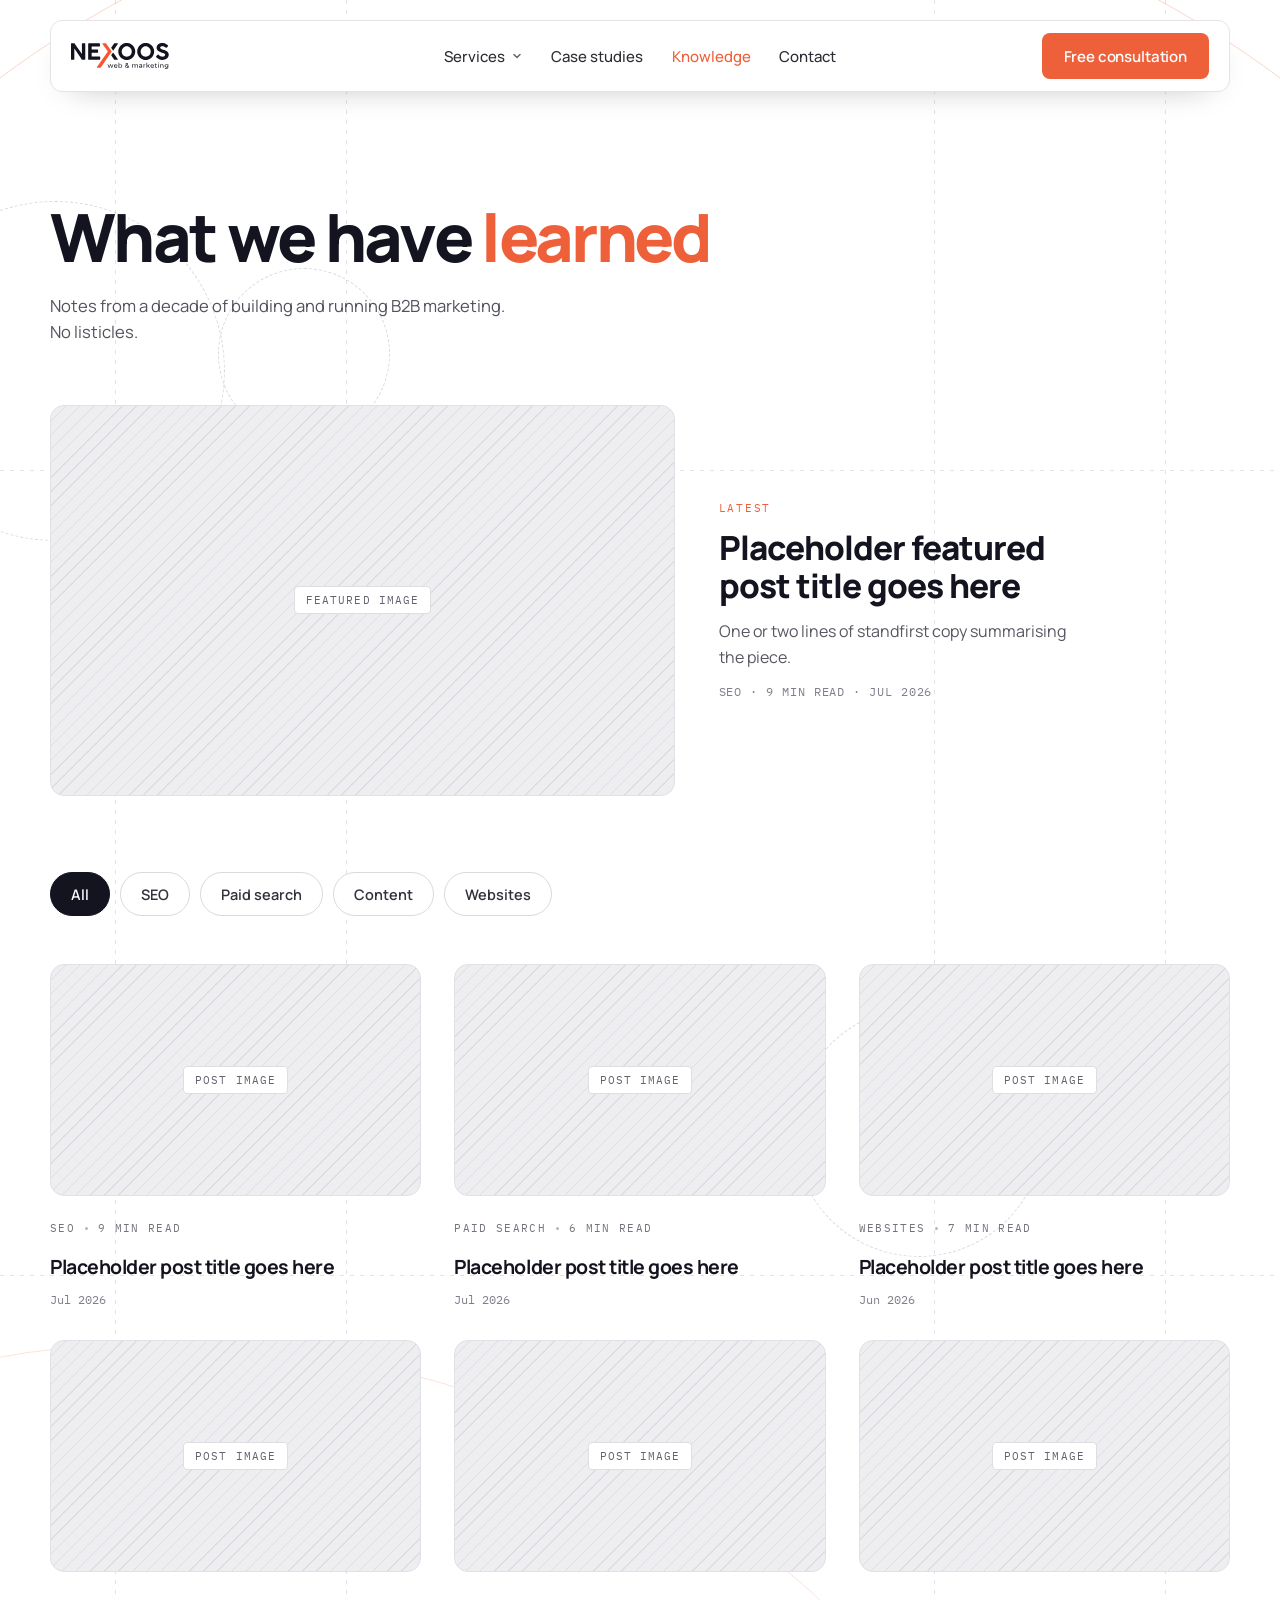
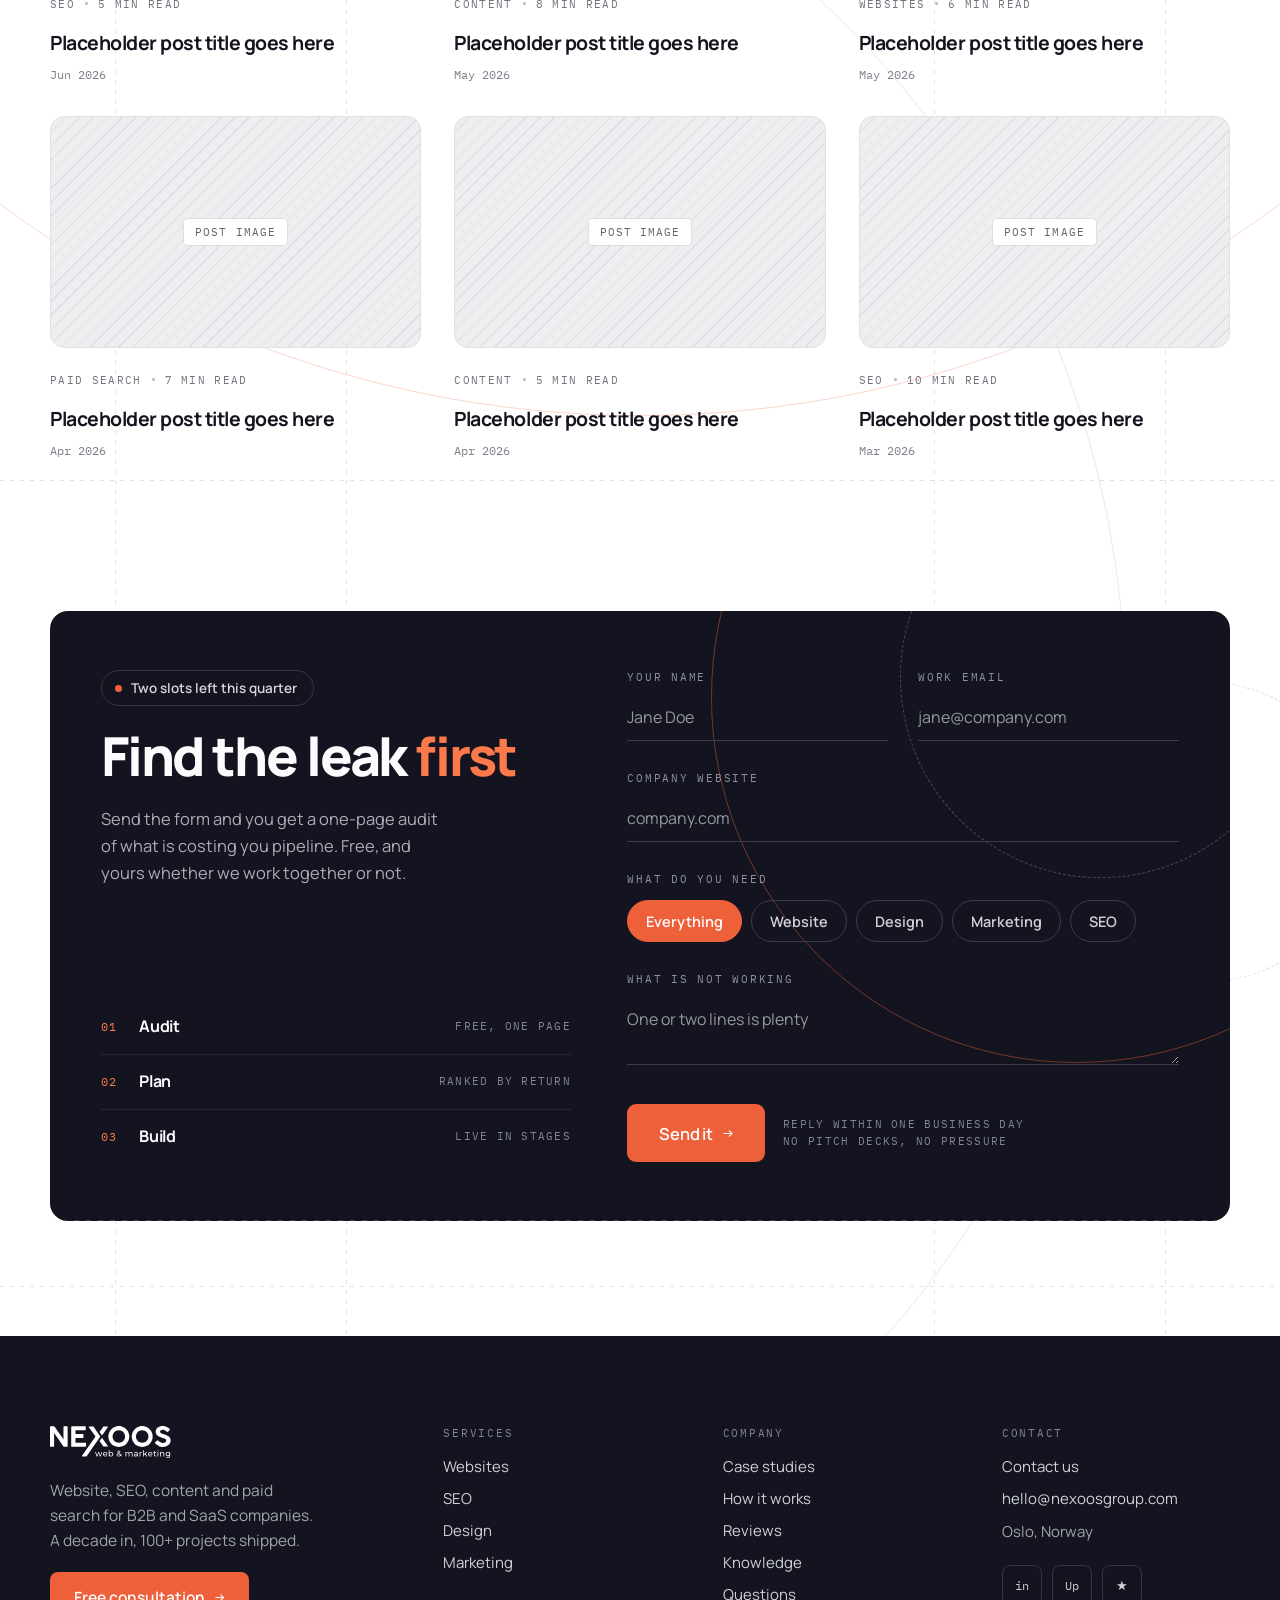
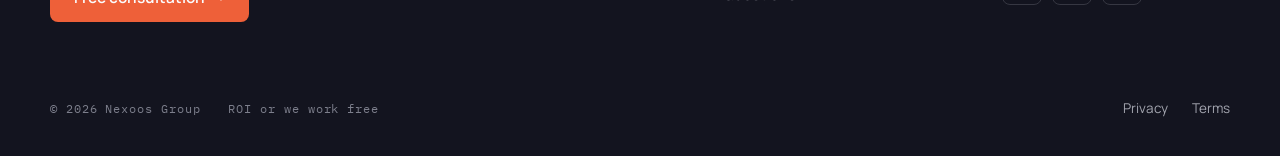
<file: blog.html>
<!DOCTYPE html>
<html lang="en">
<head>
<meta charset="utf-8">
<meta name="viewport" content="width=device-width, initial-scale=1.0">
<title>Knowledge — Nexoos Group</title>
<meta name="description" content="Notes from a decade of building and running B2B marketing. No listicles.">
<link rel="preconnect" href="https://fonts.googleapis.com">
<link rel="preconnect" href="https://fonts.gstatic.com" crossorigin>
<link href="https://fonts.googleapis.com/css2?family=Manrope:wght@400;500;600;700;800&family=IBM+Plex+Mono:wght@400;500&display=swap" rel="stylesheet">
<link rel="stylesheet" href="header.css">
<style>
*, *::before, *::after { box-sizing: border-box; }
html { -webkit-font-smoothing: antialiased; scroll-behavior: smooth; }
body { margin: 0; background: oklch(1 0 0); color: oklch(0.196 0.021 279); font-family: Manrope, Helvetica, Arial, sans-serif; }
a { color: oklch(0.196 0.021 279); text-decoration: none; transition: color 0.3s ease; }
a:hover { color: oklch(0.665 0.184 36); }
button { transition: background 0.3s ease, color 0.3s ease, border-color 0.3s ease; }
input::placeholder, textarea::placeholder { color: oklch(0.68 0.012 280); }

/* --- Blog grid responsive --- */
@media (max-width: 900px) { [data-nx-posts] { grid-template-columns: repeat(2, minmax(0, 1fr)) !important; } }
@media (max-width: 620px) { [data-nx-posts] { grid-template-columns: minmax(0, 1fr) !important; } }

/* --- Featured post responsive --- */
@media (max-width: 820px) { [data-nx-feat] { grid-template-columns: minmax(0, 1fr) !important; } }

/* --- CTA responsive (mobile-first) --- */
[data-nx-cta2] { grid-template-columns: minmax(0, 1fr) !important; }
@media (min-width: 900px) {
  [data-nx-cta2] { grid-template-columns: minmax(0, 0.92fr) minmax(0, 1.08fr) !important; }
}

/* --- Footer columns --- */
@media (max-width: 900px) { [data-nx-foot] { grid-template-columns: repeat(2, minmax(0, 1fr)) !important; } }
@media (max-width: 520px) {
  [data-nx-foot] { grid-template-columns: minmax(0, 1fr) !important; }
  [data-nx-footbar] > span:last-child { margin-left: 0 !important; }
}

/* --- Filter pills --- */
.filter-pill {
  height: 44px; padding: 0 20px; border-radius: 999px;
  border: 1px solid oklch(0.89 0.008 280); background: oklch(1 0 0); color: oklch(0.32 0.015 280);
  font-family: inherit; font-size: 14.5px; font-weight: 600; cursor: pointer;
  transition: background 0.3s, color 0.3s, border-color 0.3s;
}
.filter-pill.is-active {
  border-color: oklch(0.196 0.021 279); background: oklch(0.196 0.021 279); color: oklch(0.99 0.003 280);
}

/* --- Post card hover --- */
.post-card { transition: color 0.3s; }
.post-card:hover { color: oklch(0.665 0.184 36); }
.post-card img, .post-card .post-thumb {
  transition: transform 0.4s cubic-bezier(0.16, 1, 0.3, 1);
}
.post-card:hover img, .post-card:hover .post-thumb {
  transform: scale(1.03);
}

/* --- Post visibility --- */
.post-card[data-hidden] {
  display: none;
}

/* ═══════════════ SCROLL ANIMATIONS ═══════════════ */
[data-reveal] {
  opacity: 0; transform: translateY(32px);
  transition: opacity 0.7s cubic-bezier(0.16, 1, 0.3, 1), transform 0.7s cubic-bezier(0.16, 1, 0.3, 1);
}
[data-reveal].is-visible { opacity: 1; transform: translateY(0); }

@media (prefers-reduced-motion: reduce) {
  [data-reveal] { opacity: 1 !important; transform: none !important; transition: none !important; }
}
</style>
</head>
<body>
<div style="position: relative; background: oklch(1 0 0); min-height: 100vh; overflow-x: clip">

  <!-- ═══════════════ DECORATIVE GRID ═══════════════ -->
  <div aria-hidden="true" style="position: absolute; inset: 0; overflow: hidden; pointer-events: none">
    <div style="position: absolute; left: 9%; top: 0; bottom: 0; width: 1px; background-image: repeating-linear-gradient(to bottom, oklch(0.72 0.03 275 / 0.32) 0 4px, transparent 4px 10px)"></div>
    <div style="position: absolute; left: 27%; top: 0; bottom: 0; width: 1px; background-image: repeating-linear-gradient(to bottom, oklch(0.72 0.03 275 / 0.32) 0 4px, transparent 4px 10px)"></div>
    <div style="position: absolute; left: 73%; top: 0; bottom: 0; width: 1px; background-image: repeating-linear-gradient(to bottom, oklch(0.72 0.03 275 / 0.32) 0 4px, transparent 4px 10px)"></div>
    <div style="position: absolute; left: 91%; top: 0; bottom: 0; width: 1px; background-image: repeating-linear-gradient(to bottom, oklch(0.72 0.03 275 / 0.32) 0 4px, transparent 4px 10px)"></div>
    <div style="position: absolute; left: 0; right: 0; top: 14%; height: 1px; background-image: repeating-linear-gradient(to right, oklch(0.72 0.03 275 / 0.32) 0 4px, transparent 4px 10px)"></div>
    <div style="position: absolute; left: 0; right: 0; top: 38%; height: 1px; background-image: repeating-linear-gradient(to right, oklch(0.72 0.03 275 / 0.32) 0 4px, transparent 4px 10px)"></div>
    <div style="position: absolute; left: 0; right: 0; top: 62%; height: 1px; background-image: repeating-linear-gradient(to right, oklch(0.72 0.03 275 / 0.32) 0 4px, transparent 4px 10px)"></div>
    <div style="position: absolute; left: 0; right: 0; top: 86%; height: 1px; background-image: repeating-linear-gradient(to right, oklch(0.72 0.03 275 / 0.32) 0 4px, transparent 4px 10px)"></div>
    <div style="position: absolute; left: -9%; top: 6%; width: 340px; height: 340px; border-radius: 50%; border: 1px dashed oklch(0.72 0.03 275 / 0.42)"></div>
    <div style="position: absolute; left: 17%; top: 8%; width: 172px; height: 172px; border-radius: 50%; border: 1px dashed oklch(0.72 0.03 275 / 0.42)"></div>
    <div style="position: absolute; left: 62%; top: 30%; width: 250px; height: 250px; border-radius: 50%; border: 1px dashed oklch(0.72 0.03 275 / 0.42)"></div>
    <div style="position: absolute; left: 4%; top: 52%; width: 190px; height: 190px; border-radius: 50%; border: 1px dashed oklch(0.72 0.03 275 / 0.42)"></div>
    <div style="position: absolute; right: -6%; top: 68%; width: 300px; height: 300px; border-radius: 50%; border: 1px dashed oklch(0.72 0.03 275 / 0.42)"></div>
    <div style="position: absolute; left: 22%; top: 88%; width: 160px; height: 160px; border-radius: 50%; border: 1px dashed oklch(0.72 0.03 275 / 0.42)"></div>
    <div style="position: absolute; right: -34%; top: -4%; width: 168%; aspect-ratio: 1; border-radius: 50%; border: 1px solid oklch(0.665 0.184 36 / 0.26)"></div>
    <div style="position: absolute; left: -62%; top: 40%; width: 150%; aspect-ratio: 1; border-radius: 50%; border: 1px solid oklch(0.665 0.184 36 / 0.18)"></div>
  </div>


  <!-- HEADER (injected by header.js) -->
  <div id="nx-header"></div>

  <section id="top" style="position: relative; z-index: 1">
    <div style="max-width: 1260px; margin: 0 auto; padding: clamp(48px, 7vw, 96px) clamp(16px, 4vw, 40px) 0">
      <div data-reveal style="display: flex; flex-direction: column; align-items: flex-start; gap: 22px">
        <h1 style="margin: 0; max-width: 18ch; font-size: clamp(38px, 5.2vw, 72px); line-height: 1.04; letter-spacing: -0.04em; font-weight: 800; text-wrap: balance; color: oklch(0.196 0.021 279)">What we have <span style="color: oklch(0.665 0.184 36)">learned</span></h1>
        <p style="margin: 0; max-width: 46ch; font-size: clamp(16.5px, 1.3vw, 19px); line-height: 1.6; color: oklch(0.44 0.015 280); text-wrap: pretty">Notes from a decade of building and running B2B marketing. No listicles.</p>
      </div>

      <!-- Featured post -->
      <a href="#posts" data-reveal data-nx-feat class="post-card" style="margin-top: clamp(36px, 4.6vw, 60px); display: grid; grid-template-columns: minmax(0, 1.1fr) minmax(0, 0.9fr); gap: clamp(24px, 3.4vw, 48px); align-items: center; color: oklch(0.196 0.021 279); transition-delay: 0.1s">
        <div style="aspect-ratio: 16 / 10; border-radius: 14px; overflow: hidden; border: 1px solid oklch(0.91 0.006 280); background-color: oklch(0.95 0.004 280); background-image: repeating-linear-gradient(135deg, oklch(0.9 0.008 280) 0 1px, transparent 1px 10px); display: flex; align-items: center; justify-content: center">
          <span class="post-thumb" style="font-family: 'IBM Plex Mono', monospace; font-size: 10.5px; letter-spacing: 0.1em; text-transform: uppercase; color: oklch(0.5 0.015 280); background: oklch(1 0 0); border: 1px solid oklch(0.9 0.006 280); border-radius: 4px; padding: 6px 11px">featured image</span>
        </div>
        <div style="display: flex; flex-direction: column; align-items: flex-start; gap: 14px">
          <span style="font-family: 'IBM Plex Mono', monospace; font-size: 11px; letter-spacing: 0.16em; text-transform: uppercase; color: oklch(0.665 0.184 36)">Latest</span>
          <span style="font-size: clamp(24px, 2.6vw, 34px); font-weight: 800; letter-spacing: -0.03em; line-height: 1.14; text-wrap: balance">Placeholder featured post title goes here</span>
          <span style="max-width: 40ch; font-size: 16px; line-height: 1.6; color: oklch(0.46 0.015 280); text-wrap: pretty">One or two lines of standfirst copy summarising the piece.</span>
          <span style="font-family: 'IBM Plex Mono', monospace; font-size: 11.5px; letter-spacing: 0.08em; text-transform: uppercase; color: oklch(0.6 0.015 280)">SEO · 9 min read · Jul 2026</span>
        </div>
      </a>
    </div>
  </section>

  <!-- ═══════════════ POSTS GRID ═══════════════ -->
  <section id="posts" style="position: relative; z-index: 1">
    <div style="max-width: 1260px; margin: 0 auto; padding: clamp(48px, 6vw, 80px) clamp(16px, 4vw, 40px) clamp(64px, 9vw, 120px)">

      <!-- Filter pills -->
      <div data-reveal style="display: flex; flex-wrap: wrap; gap: 10px">
        <button type="button" class="filter-pill is-active" data-filter="all">All</button>
        <button type="button" class="filter-pill" data-filter="seo">SEO</button>
        <button type="button" class="filter-pill" data-filter="paid">Paid search</button>
        <button type="button" class="filter-pill" data-filter="content">Content</button>
        <button type="button" class="filter-pill" data-filter="websites">Websites</button>
      </div>

      <!-- Posts -->
      <div data-nx-posts style="margin-top: clamp(32px, 4vw, 48px); display: grid; grid-template-columns: repeat(3, minmax(0, 1fr)); gap: clamp(20px, 2.6vw, 34px)">

        <!-- Post 1 -->
        <a href="#posts" data-reveal data-tag="seo" class="post-card" style="display: flex; flex-direction: column; gap: 18px; color: oklch(0.196 0.021 279); transition-delay: 0s">
          <div style="aspect-ratio: 16 / 10; border-radius: 14px; overflow: hidden; border: 1px solid oklch(0.91 0.006 280); background-color: oklch(0.95 0.004 280); background-image: repeating-linear-gradient(135deg, oklch(0.9 0.008 280) 0 1px, transparent 1px 10px); display: flex; align-items: center; justify-content: center">
            <span class="post-thumb" style="font-family: 'IBM Plex Mono', monospace; font-size: 10.5px; letter-spacing: 0.1em; text-transform: uppercase; color: oklch(0.5 0.015 280); background: oklch(1 0 0); border: 1px solid oklch(0.9 0.006 280); border-radius: 4px; padding: 6px 11px">post image</span>
          </div>
          <div style="display: flex; flex-direction: column; gap: 12px">
            <span style="display: flex; flex-wrap: wrap; align-items: center; gap: 4px 10px; min-height: 28px; font-family: 'IBM Plex Mono', monospace; font-size: 11px; letter-spacing: 0.12em; text-transform: uppercase; color: oklch(0.56 0.015 280)">
              SEO
              <span style="width: 3px; height: 3px; border-radius: 50%; background: oklch(0.78 0.01 280); display: inline-block"></span>
              9 min read
            </span>
            <span style="font-size: 19.5px; font-weight: 700; letter-spacing: -0.025em; line-height: 1.3; text-wrap: pretty">Placeholder post title goes here</span>
            <span style="font-family: 'IBM Plex Mono', monospace; font-size: 11.5px; color: oklch(0.6 0.015 280)">Jul 2026</span>
          </div>
        </a>

        <!-- Post 2 -->
        <a href="#posts" data-reveal data-tag="paid" class="post-card" style="display: flex; flex-direction: column; gap: 18px; color: oklch(0.196 0.021 279); transition-delay: 0.08s">
          <div style="aspect-ratio: 16 / 10; border-radius: 14px; overflow: hidden; border: 1px solid oklch(0.91 0.006 280); background-color: oklch(0.95 0.004 280); background-image: repeating-linear-gradient(135deg, oklch(0.9 0.008 280) 0 1px, transparent 1px 10px); display: flex; align-items: center; justify-content: center">
            <span class="post-thumb" style="font-family: 'IBM Plex Mono', monospace; font-size: 10.5px; letter-spacing: 0.1em; text-transform: uppercase; color: oklch(0.5 0.015 280); background: oklch(1 0 0); border: 1px solid oklch(0.9 0.006 280); border-radius: 4px; padding: 6px 11px">post image</span>
          </div>
          <div style="display: flex; flex-direction: column; gap: 12px">
            <span style="display: flex; flex-wrap: wrap; align-items: center; gap: 4px 10px; min-height: 28px; font-family: 'IBM Plex Mono', monospace; font-size: 11px; letter-spacing: 0.12em; text-transform: uppercase; color: oklch(0.56 0.015 280)">
              Paid search
              <span style="width: 3px; height: 3px; border-radius: 50%; background: oklch(0.78 0.01 280); display: inline-block"></span>
              6 min read
            </span>
            <span style="font-size: 19.5px; font-weight: 700; letter-spacing: -0.025em; line-height: 1.3; text-wrap: pretty">Placeholder post title goes here</span>
            <span style="font-family: 'IBM Plex Mono', monospace; font-size: 11.5px; color: oklch(0.6 0.015 280)">Jul 2026</span>
          </div>
        </a>

        <!-- Post 3 -->
        <a href="#posts" data-reveal data-tag="websites" class="post-card" style="display: flex; flex-direction: column; gap: 18px; color: oklch(0.196 0.021 279); transition-delay: 0.16s">
          <div style="aspect-ratio: 16 / 10; border-radius: 14px; overflow: hidden; border: 1px solid oklch(0.91 0.006 280); background-color: oklch(0.95 0.004 280); background-image: repeating-linear-gradient(135deg, oklch(0.9 0.008 280) 0 1px, transparent 1px 10px); display: flex; align-items: center; justify-content: center">
            <span class="post-thumb" style="font-family: 'IBM Plex Mono', monospace; font-size: 10.5px; letter-spacing: 0.1em; text-transform: uppercase; color: oklch(0.5 0.015 280); background: oklch(1 0 0); border: 1px solid oklch(0.9 0.006 280); border-radius: 4px; padding: 6px 11px">post image</span>
          </div>
          <div style="display: flex; flex-direction: column; gap: 12px">
            <span style="display: flex; flex-wrap: wrap; align-items: center; gap: 4px 10px; min-height: 28px; font-family: 'IBM Plex Mono', monospace; font-size: 11px; letter-spacing: 0.12em; text-transform: uppercase; color: oklch(0.56 0.015 280)">
              Websites
              <span style="width: 3px; height: 3px; border-radius: 50%; background: oklch(0.78 0.01 280); display: inline-block"></span>
              7 min read
            </span>
            <span style="font-size: 19.5px; font-weight: 700; letter-spacing: -0.025em; line-height: 1.3; text-wrap: pretty">Placeholder post title goes here</span>
            <span style="font-family: 'IBM Plex Mono', monospace; font-size: 11.5px; color: oklch(0.6 0.015 280)">Jun 2026</span>
          </div>
        </a>

        <!-- Post 4 -->
        <a href="#posts" data-reveal data-tag="seo" class="post-card" style="display: flex; flex-direction: column; gap: 18px; color: oklch(0.196 0.021 279)">
          <div style="aspect-ratio: 16 / 10; border-radius: 14px; overflow: hidden; border: 1px solid oklch(0.91 0.006 280); background-color: oklch(0.95 0.004 280); background-image: repeating-linear-gradient(135deg, oklch(0.9 0.008 280) 0 1px, transparent 1px 10px); display: flex; align-items: center; justify-content: center">
            <span class="post-thumb" style="font-family: 'IBM Plex Mono', monospace; font-size: 10.5px; letter-spacing: 0.1em; text-transform: uppercase; color: oklch(0.5 0.015 280); background: oklch(1 0 0); border: 1px solid oklch(0.9 0.006 280); border-radius: 4px; padding: 6px 11px">post image</span>
          </div>
          <div style="display: flex; flex-direction: column; gap: 12px">
            <span style="display: flex; flex-wrap: wrap; align-items: center; gap: 4px 10px; min-height: 28px; font-family: 'IBM Plex Mono', monospace; font-size: 11px; letter-spacing: 0.12em; text-transform: uppercase; color: oklch(0.56 0.015 280)">
              SEO
              <span style="width: 3px; height: 3px; border-radius: 50%; background: oklch(0.78 0.01 280); display: inline-block"></span>
              5 min read
            </span>
            <span style="font-size: 19.5px; font-weight: 700; letter-spacing: -0.025em; line-height: 1.3; text-wrap: pretty">Placeholder post title goes here</span>
            <span style="font-family: 'IBM Plex Mono', monospace; font-size: 11.5px; color: oklch(0.6 0.015 280)">Jun 2026</span>
          </div>
        </a>

        <!-- Post 5 -->
        <a href="#posts" data-reveal data-tag="content" class="post-card" style="display: flex; flex-direction: column; gap: 18px; color: oklch(0.196 0.021 279)">
          <div style="aspect-ratio: 16 / 10; border-radius: 14px; overflow: hidden; border: 1px solid oklch(0.91 0.006 280); background-color: oklch(0.95 0.004 280); background-image: repeating-linear-gradient(135deg, oklch(0.9 0.008 280) 0 1px, transparent 1px 10px); display: flex; align-items: center; justify-content: center">
            <span class="post-thumb" style="font-family: 'IBM Plex Mono', monospace; font-size: 10.5px; letter-spacing: 0.1em; text-transform: uppercase; color: oklch(0.5 0.015 280); background: oklch(1 0 0); border: 1px solid oklch(0.9 0.006 280); border-radius: 4px; padding: 6px 11px">post image</span>
          </div>
          <div style="display: flex; flex-direction: column; gap: 12px">
            <span style="display: flex; flex-wrap: wrap; align-items: center; gap: 4px 10px; min-height: 28px; font-family: 'IBM Plex Mono', monospace; font-size: 11px; letter-spacing: 0.12em; text-transform: uppercase; color: oklch(0.56 0.015 280)">
              Content
              <span style="width: 3px; height: 3px; border-radius: 50%; background: oklch(0.78 0.01 280); display: inline-block"></span>
              8 min read
            </span>
            <span style="font-size: 19.5px; font-weight: 700; letter-spacing: -0.025em; line-height: 1.3; text-wrap: pretty">Placeholder post title goes here</span>
            <span style="font-family: 'IBM Plex Mono', monospace; font-size: 11.5px; color: oklch(0.6 0.015 280)">May 2026</span>
          </div>
        </a>

        <!-- Post 6 -->
        <a href="#posts" data-reveal data-tag="websites" class="post-card" style="display: flex; flex-direction: column; gap: 18px; color: oklch(0.196 0.021 279)">
          <div style="aspect-ratio: 16 / 10; border-radius: 14px; overflow: hidden; border: 1px solid oklch(0.91 0.006 280); background-color: oklch(0.95 0.004 280); background-image: repeating-linear-gradient(135deg, oklch(0.9 0.008 280) 0 1px, transparent 1px 10px); display: flex; align-items: center; justify-content: center">
            <span class="post-thumb" style="font-family: 'IBM Plex Mono', monospace; font-size: 10.5px; letter-spacing: 0.1em; text-transform: uppercase; color: oklch(0.5 0.015 280); background: oklch(1 0 0); border: 1px solid oklch(0.9 0.006 280); border-radius: 4px; padding: 6px 11px">post image</span>
          </div>
          <div style="display: flex; flex-direction: column; gap: 12px">
            <span style="display: flex; flex-wrap: wrap; align-items: center; gap: 4px 10px; min-height: 28px; font-family: 'IBM Plex Mono', monospace; font-size: 11px; letter-spacing: 0.12em; text-transform: uppercase; color: oklch(0.56 0.015 280)">
              Websites
              <span style="width: 3px; height: 3px; border-radius: 50%; background: oklch(0.78 0.01 280); display: inline-block"></span>
              6 min read
            </span>
            <span style="font-size: 19.5px; font-weight: 700; letter-spacing: -0.025em; line-height: 1.3; text-wrap: pretty">Placeholder post title goes here</span>
            <span style="font-family: 'IBM Plex Mono', monospace; font-size: 11.5px; color: oklch(0.6 0.015 280)">May 2026</span>
          </div>
        </a>

        <!-- Post 7 -->
        <a href="#posts" data-reveal data-tag="paid" class="post-card" style="display: flex; flex-direction: column; gap: 18px; color: oklch(0.196 0.021 279)">
          <div style="aspect-ratio: 16 / 10; border-radius: 14px; overflow: hidden; border: 1px solid oklch(0.91 0.006 280); background-color: oklch(0.95 0.004 280); background-image: repeating-linear-gradient(135deg, oklch(0.9 0.008 280) 0 1px, transparent 1px 10px); display: flex; align-items: center; justify-content: center">
            <span class="post-thumb" style="font-family: 'IBM Plex Mono', monospace; font-size: 10.5px; letter-spacing: 0.1em; text-transform: uppercase; color: oklch(0.5 0.015 280); background: oklch(1 0 0); border: 1px solid oklch(0.9 0.006 280); border-radius: 4px; padding: 6px 11px">post image</span>
          </div>
          <div style="display: flex; flex-direction: column; gap: 12px">
            <span style="display: flex; flex-wrap: wrap; align-items: center; gap: 4px 10px; min-height: 28px; font-family: 'IBM Plex Mono', monospace; font-size: 11px; letter-spacing: 0.12em; text-transform: uppercase; color: oklch(0.56 0.015 280)">
              Paid search
              <span style="width: 3px; height: 3px; border-radius: 50%; background: oklch(0.78 0.01 280); display: inline-block"></span>
              7 min read
            </span>
            <span style="font-size: 19.5px; font-weight: 700; letter-spacing: -0.025em; line-height: 1.3; text-wrap: pretty">Placeholder post title goes here</span>
            <span style="font-family: 'IBM Plex Mono', monospace; font-size: 11.5px; color: oklch(0.6 0.015 280)">Apr 2026</span>
          </div>
        </a>

        <!-- Post 8 -->
        <a href="#posts" data-reveal data-tag="content" class="post-card" style="display: flex; flex-direction: column; gap: 18px; color: oklch(0.196 0.021 279)">
          <div style="aspect-ratio: 16 / 10; border-radius: 14px; overflow: hidden; border: 1px solid oklch(0.91 0.006 280); background-color: oklch(0.95 0.004 280); background-image: repeating-linear-gradient(135deg, oklch(0.9 0.008 280) 0 1px, transparent 1px 10px); display: flex; align-items: center; justify-content: center">
            <span class="post-thumb" style="font-family: 'IBM Plex Mono', monospace; font-size: 10.5px; letter-spacing: 0.1em; text-transform: uppercase; color: oklch(0.5 0.015 280); background: oklch(1 0 0); border: 1px solid oklch(0.9 0.006 280); border-radius: 4px; padding: 6px 11px">post image</span>
          </div>
          <div style="display: flex; flex-direction: column; gap: 12px">
            <span style="display: flex; flex-wrap: wrap; align-items: center; gap: 4px 10px; min-height: 28px; font-family: 'IBM Plex Mono', monospace; font-size: 11px; letter-spacing: 0.12em; text-transform: uppercase; color: oklch(0.56 0.015 280)">
              Content
              <span style="width: 3px; height: 3px; border-radius: 50%; background: oklch(0.78 0.01 280); display: inline-block"></span>
              5 min read
            </span>
            <span style="font-size: 19.5px; font-weight: 700; letter-spacing: -0.025em; line-height: 1.3; text-wrap: pretty">Placeholder post title goes here</span>
            <span style="font-family: 'IBM Plex Mono', monospace; font-size: 11.5px; color: oklch(0.6 0.015 280)">Apr 2026</span>
          </div>
        </a>

        <!-- Post 9 -->
        <a href="#posts" data-reveal data-tag="seo" class="post-card" style="display: flex; flex-direction: column; gap: 18px; color: oklch(0.196 0.021 279)">
          <div style="aspect-ratio: 16 / 10; border-radius: 14px; overflow: hidden; border: 1px solid oklch(0.91 0.006 280); background-color: oklch(0.95 0.004 280); background-image: repeating-linear-gradient(135deg, oklch(0.9 0.008 280) 0 1px, transparent 1px 10px); display: flex; align-items: center; justify-content: center">
            <span class="post-thumb" style="font-family: 'IBM Plex Mono', monospace; font-size: 10.5px; letter-spacing: 0.1em; text-transform: uppercase; color: oklch(0.5 0.015 280); background: oklch(1 0 0); border: 1px solid oklch(0.9 0.006 280); border-radius: 4px; padding: 6px 11px">post image</span>
          </div>
          <div style="display: flex; flex-direction: column; gap: 12px">
            <span style="display: flex; flex-wrap: wrap; align-items: center; gap: 4px 10px; min-height: 28px; font-family: 'IBM Plex Mono', monospace; font-size: 11px; letter-spacing: 0.12em; text-transform: uppercase; color: oklch(0.56 0.015 280)">
              SEO
              <span style="width: 3px; height: 3px; border-radius: 50%; background: oklch(0.78 0.01 280); display: inline-block"></span>
              10 min read
            </span>
            <span style="font-size: 19.5px; font-weight: 700; letter-spacing: -0.025em; line-height: 1.3; text-wrap: pretty">Placeholder post title goes here</span>
            <span style="font-family: 'IBM Plex Mono', monospace; font-size: 11.5px; color: oklch(0.6 0.015 280)">Mar 2026</span>
          </div>
        </a>

      </div>
    </div>
  </section>

  <!-- ═══════════════ CONTACT / CTA ═══════════════ -->
  <section id="contact" style="position: relative; z-index: 1">
    <div style="max-width: 1260px; margin: 0 auto; padding: clamp(20px, 3vw, 40px) clamp(16px, 4vw, 40px) clamp(64px, 9vw, 120px)">
      <div style="position: relative; overflow: hidden; border-radius: 18px; background: oklch(0.196 0.021 279)">

        <div aria-hidden="true" style="position: absolute; inset: 0; overflow: hidden; pointer-events: none">
          <div style="position: absolute; right: -18%; top: -46%; width: 62%; aspect-ratio: 1; border-radius: 50%; border: 1px solid oklch(0.665 0.184 36 / 0.45)"></div>
          <div style="position: absolute; right: -6%; top: -22%; width: 34%; aspect-ratio: 1; border-radius: 50%; border: 1px dashed oklch(0.42 0.02 280)"></div>
          <div style="position: absolute; left: 0; right: 0; bottom: 0; height: 1px; background-image: repeating-linear-gradient(to right, oklch(0.4 0.02 280) 0 5px, transparent 5px 12px)"></div>
        </div>

        <div data-nx-cta2="" style="position: relative; display: grid; grid-template-columns: minmax(0, 0.92fr) minmax(0, 1.08fr); gap: clamp(32px, 4.4vw, 72px); padding: clamp(36px, 4.6vw, 68px) clamp(28px, 4vw, 60px)">

          <div style="display: flex; flex-direction: column; align-items: flex-start; gap: 22px">
            <span style="display: inline-flex; align-items: center; gap: 9px; padding: 8px 16px 8px 13px; border: 1px solid oklch(0.34 0.02 280); border-radius: 999px; font-size: 13.5px; font-weight: 600; color: oklch(0.88 0.01 280)">
              <span style="width: 7px; height: 7px; border-radius: 50%; background: oklch(0.665 0.184 36); display: block"></span>
              Two slots left this quarter
            </span>

            <h2 style="margin: 0; max-width: 15ch; font-size: clamp(32px, 4.2vw, 56px); line-height: 1.04; letter-spacing: -0.04em; font-weight: 800; text-wrap: balance; color: oklch(0.99 0.003 280)">Find the leak <span style="color: oklch(0.72 0.17 40)">first</span></h2>

            <p style="margin: 0; max-width: 34ch; font-size: 16.5px; line-height: 1.62; color: oklch(0.75 0.015 280); text-wrap: pretty">Send the form and you get a one-page audit of what is costing you pipeline. Free, and yours whether we work together or not.</p>

            <div style="margin-top: auto; padding-top: clamp(28px, 3vw, 40px); display: flex; flex-direction: column; gap: 2px; width: 100%">
              <div style="display: flex; align-items: center; gap: 16px; padding: 15px 0">
                <span style="font-family: 'IBM Plex Mono', monospace; font-size: 12px; letter-spacing: 0.1em; color: oklch(0.72 0.17 40); width: 22px; flex-shrink: 0">01</span>
                <span style="font-size: 16px; font-weight: 700; letter-spacing: -0.02em; color: oklch(0.99 0.003 280); flex: 1">Audit</span>
                <span style="font-family: 'IBM Plex Mono', monospace; font-size: 10.5px; letter-spacing: 0.12em; text-transform: uppercase; color: oklch(0.62 0.02 280)">Free, one page</span>
              </div>
              <div style="display: flex; align-items: center; gap: 16px; padding: 15px 0; border-top: 1px solid oklch(0.28 0.02 280)">
                <span style="font-family: 'IBM Plex Mono', monospace; font-size: 12px; letter-spacing: 0.1em; color: oklch(0.72 0.17 40); width: 22px; flex-shrink: 0">02</span>
                <span style="font-size: 16px; font-weight: 700; letter-spacing: -0.02em; color: oklch(0.99 0.003 280); flex: 1">Plan</span>
                <span style="font-family: 'IBM Plex Mono', monospace; font-size: 10.5px; letter-spacing: 0.12em; text-transform: uppercase; color: oklch(0.62 0.02 280)">Ranked by return</span>
              </div>
              <div style="display: flex; align-items: center; gap: 16px; padding: 15px 0; border-top: 1px solid oklch(0.28 0.02 280)">
                <span style="font-family: 'IBM Plex Mono', monospace; font-size: 12px; letter-spacing: 0.1em; color: oklch(0.72 0.17 40); width: 22px; flex-shrink: 0">03</span>
                <span style="font-size: 16px; font-weight: 700; letter-spacing: -0.02em; color: oklch(0.99 0.003 280); flex: 1">Build</span>
                <span style="font-family: 'IBM Plex Mono', monospace; font-size: 10.5px; letter-spacing: 0.12em; text-transform: uppercase; color: oklch(0.62 0.02 280)">Live in stages</span>
              </div>
            </div>
          </div>

          <div style="display: flex; flex-direction: column; gap: clamp(22px, 2.6vw, 30px)">
            <div data-nx-frow="" style="display: grid; grid-template-columns: repeat(auto-fit, minmax(190px, 1fr)); gap: clamp(22px, 2.6vw, 30px)">
              <label style="display: block">
                <span style="display: block; font-family: 'IBM Plex Mono', monospace; font-size: 11px; letter-spacing: 0.16em; text-transform: uppercase; color: oklch(0.66 0.02 280)">Your name</span>
                <input type="text" placeholder="Jane Doe" style="width: 100%; margin-top: 10px; padding: 12px 0; border: 0; border-bottom: 1px solid oklch(0.36 0.02 280); background: transparent; font-family: inherit; font-size: 16px; color: oklch(0.99 0.003 280); outline: none" />
              </label>
              <label style="display: block">
                <span style="display: block; font-family: 'IBM Plex Mono', monospace; font-size: 11px; letter-spacing: 0.16em; text-transform: uppercase; color: oklch(0.66 0.02 280)">Work email</span>
                <input type="email" placeholder="jane@company.com" style="width: 100%; margin-top: 10px; padding: 12px 0; border: 0; border-bottom: 1px solid oklch(0.36 0.02 280); background: transparent; font-family: inherit; font-size: 16px; color: oklch(0.99 0.003 280); outline: none" />
              </label>
            </div>
            <label style="display: block">
              <span style="display: block; font-family: 'IBM Plex Mono', monospace; font-size: 11px; letter-spacing: 0.16em; text-transform: uppercase; color: oklch(0.66 0.02 280)">Company website</span>
              <input type="text" placeholder="company.com" style="width: 100%; margin-top: 10px; padding: 12px 0; border: 0; border-bottom: 1px solid oklch(0.36 0.02 280); background: transparent; font-family: inherit; font-size: 16px; color: oklch(0.99 0.003 280); outline: none" />
            </label>
            <div style="display: flex; flex-direction: column">
              <span style="display: block; font-family: 'IBM Plex Mono', monospace; font-size: 11px; letter-spacing: 0.16em; text-transform: uppercase; color: oklch(0.66 0.02 280)">What do you need</span>
              <div data-nx-needs="" style="margin-top: 14px; display: flex; flex-wrap: wrap; gap: 9px">
                <button type="button" class="nx-chip nx-chip-active" style="height: 42px; padding: 0 18px; border-radius: 999px; border: 1px solid oklch(0.665 0.184 36); background: oklch(0.665 0.184 36); color: oklch(0.99 0.003 280); font-family: inherit; font-size: 14.5px; font-weight: 600; cursor: pointer; transition: background 0.2s, border-color 0.2s, color 0.2s">Everything</button>
                <button type="button" class="nx-chip" style="height: 42px; padding: 0 18px; border-radius: 999px; border: 1px solid oklch(0.36 0.02 280); background: transparent; color: oklch(0.86 0.01 280); font-family: inherit; font-size: 14.5px; font-weight: 600; cursor: pointer; transition: background 0.2s, border-color 0.2s, color 0.2s">Website</button>
                <button type="button" class="nx-chip" style="height: 42px; padding: 0 18px; border-radius: 999px; border: 1px solid oklch(0.36 0.02 280); background: transparent; color: oklch(0.86 0.01 280); font-family: inherit; font-size: 14.5px; font-weight: 600; cursor: pointer; transition: background 0.2s, border-color 0.2s, color 0.2s">Design</button>
                <button type="button" class="nx-chip" style="height: 42px; padding: 0 18px; border-radius: 999px; border: 1px solid oklch(0.36 0.02 280); background: transparent; color: oklch(0.86 0.01 280); font-family: inherit; font-size: 14.5px; font-weight: 600; cursor: pointer; transition: background 0.2s, border-color 0.2s, color 0.2s">Marketing</button>
                <button type="button" class="nx-chip" style="height: 42px; padding: 0 18px; border-radius: 999px; border: 1px solid oklch(0.36 0.02 280); background: transparent; color: oklch(0.86 0.01 280); font-family: inherit; font-size: 14.5px; font-weight: 600; cursor: pointer; transition: background 0.2s, border-color 0.2s, color 0.2s">SEO</button>
              </div>
            </div>
            <label style="display: block">
              <span style="display: block; font-family: 'IBM Plex Mono', monospace; font-size: 11px; letter-spacing: 0.16em; text-transform: uppercase; color: oklch(0.66 0.02 280)">What is not working</span>
              <textarea rows="2" placeholder="One or two lines is plenty" style="width: 100%; margin-top: 10px; padding: 12px 0; border: 0; border-bottom: 1px solid oklch(0.36 0.02 280); background: transparent; font-family: inherit; font-size: 16px; color: oklch(0.99 0.003 280); outline: none; resize: vertical"></textarea>
            </label>
            <div style="margin-top: 4px; display: flex; flex-wrap: wrap; align-items: center; gap: 18px">
              <button type="button" class="btn-hover-cta-submit" style="height: 58px; padding: 0 32px; display: inline-flex; align-items: center; gap: 10px; border: 0; border-radius: 9px; background: oklch(0.665 0.184 36); color: oklch(0.99 0.003 280); font-family: inherit; font-size: 16.5px; font-weight: 600; letter-spacing: -0.01em; cursor: pointer; transition: background 0.2s, color 0.2s">
                Send it
                <span style="font-family: 'IBM Plex Mono', monospace; font-weight: 400">→</span>
              </button>
              <span style="font-family: 'IBM Plex Mono', monospace; font-size: 11px; letter-spacing: 0.12em; text-transform: uppercase; color: oklch(0.62 0.02 280); line-height: 1.6">Reply within one business day<br />No pitch decks, no pressure</span>
            </div>
          </div>

        </div>
      </div>
    </div>
  </section>

  <!-- ═══════════════ FOOTER ═══════════════ -->
  <footer style="position: relative; z-index: 1; background: oklch(0.196 0.021 279)">
    <div style="max-width: 1260px; margin: 0 auto; padding: clamp(56px, 7vw, 96px) clamp(16px, 4vw, 40px) clamp(28px, 3vw, 40px)">

      <div data-nx-foot style="display: grid; grid-template-columns: minmax(0, 1.5fr) repeat(3, minmax(0, 1fr)); gap: clamp(32px, 4vw, 56px)">
        <div style="display: flex; flex-direction: column; align-items: flex-start; gap: 20px">
          <img src="images/LOGO.svg" alt="Nexoos Group" style="display: block; height: 32px; width: auto; filter: brightness(0) invert(1)">
          <p style="margin: 0; max-width: 30ch; font-size: 15.5px; line-height: 1.6; color: oklch(0.72 0.015 280); text-wrap: pretty">Website, SEO, content and paid search for B2B and SaaS companies. A decade in, 100+ projects shipped.</p>
          <a href="contact.html" class="btn-hover-guar" style="display: inline-flex; align-items: center; gap: 10px; height: 50px; padding: 0 24px; border-radius: 8px; background: oklch(0.665 0.184 36); color: oklch(0.99 0.003 280); font-size: 15.5px; font-weight: 600; transition: background 0.3s, color 0.3s">
            Free consultation
            <span style="font-family: 'IBM Plex Mono', monospace; font-weight: 400">→</span>
          </a>
        </div>

        <div style="display: flex; flex-direction: column; gap: 16px">
          <span style="font-family: 'IBM Plex Mono', monospace; font-size: 11px; letter-spacing: 0.16em; text-transform: uppercase; color: oklch(0.62 0.02 280)">Services</span>
          <nav style="display: flex; flex-direction: column; gap: 11px">
            <a href="services.html" style="font-size: 15px; color: oklch(0.86 0.01 280); transition: color 0.3s">Websites</a>
            <a href="services.html" style="font-size: 15px; color: oklch(0.86 0.01 280); transition: color 0.3s">SEO</a>
            <a href="services.html" style="font-size: 15px; color: oklch(0.86 0.01 280); transition: color 0.3s">Design</a>
            <a href="services.html" style="font-size: 15px; color: oklch(0.86 0.01 280); transition: color 0.3s">Marketing</a>
          </nav>
        </div>

        <div style="display: flex; flex-direction: column; gap: 16px">
          <span style="font-family: 'IBM Plex Mono', monospace; font-size: 11px; letter-spacing: 0.16em; text-transform: uppercase; color: oklch(0.62 0.02 280)">Company</span>
          <nav style="display: flex; flex-direction: column; gap: 11px">
            <a href="case-studies.html" style="font-size: 15px; color: oklch(0.86 0.01 280); transition: color 0.3s">Case studies</a>
            <a href="index.html#process" style="font-size: 15px; color: oklch(0.86 0.01 280); transition: color 0.3s">How it works</a>
            <a href="index.html#reviews" style="font-size: 15px; color: oklch(0.86 0.01 280); transition: color 0.3s">Reviews</a>
            <a href="#posts" style="font-size: 15px; color: oklch(0.86 0.01 280); transition: color 0.3s">Knowledge</a>
            <a href="index.html#faq" style="font-size: 15px; color: oklch(0.86 0.01 280); transition: color 0.3s">Questions</a>
          </nav>
        </div>

        <div style="display: flex; flex-direction: column; gap: 16px">
          <span style="font-family: 'IBM Plex Mono', monospace; font-size: 11px; letter-spacing: 0.16em; text-transform: uppercase; color: oklch(0.62 0.02 280)">Contact</span>
          <div style="display: flex; flex-direction: column; gap: 11px">
            <a href="contact.html" style="font-size: 15px; color: oklch(0.86 0.01 280); transition: color 0.3s">Contact us</a>
            <a href="mailto:hello@nexoosgroup.com" style="font-size: 15px; color: oklch(0.86 0.01 280); transition: color 0.3s">hello@nexoosgroup.com</a>
            <span style="font-size: 15px; line-height: 1.55; color: oklch(0.72 0.015 280)">Oslo, Norway</span>
          </div>
          <div style="margin-top: 6px; display: flex; gap: 10px">
            <a href="#" aria-label="LinkedIn" class="btn-hover-social" style="width: 40px; height: 40px; display: inline-flex; align-items: center; justify-content: center; border: 1px solid oklch(0.34 0.02 280); border-radius: 8px; font-family: 'IBM Plex Mono', monospace; font-size: 12px; color: oklch(0.86 0.01 280); transition: border-color 0.3s, color 0.3s">in</a>
            <a href="#" aria-label="Upwork" class="btn-hover-social" style="width: 40px; height: 40px; display: inline-flex; align-items: center; justify-content: center; border: 1px solid oklch(0.34 0.02 280); border-radius: 8px; font-family: 'IBM Plex Mono', monospace; font-size: 12px; color: oklch(0.86 0.01 280); transition: border-color 0.3s, color 0.3s">Up</a>
            <a href="index.html#reviews" aria-label="Trustpilot" class="btn-hover-social" style="width: 40px; height: 40px; display: inline-flex; align-items: center; justify-content: center; border: 1px solid oklch(0.34 0.02 280); border-radius: 8px; font-size: 13px; color: oklch(0.86 0.01 280); transition: border-color 0.3s, color 0.3s">★</a>
          </div>
        </div>
      </div>

      <div data-nx-footbar style="margin-top: clamp(48px, 6vw, 80px); display: flex; flex-wrap: wrap; align-items: center; gap: 16px 28px">
        <span style="font-family: 'IBM Plex Mono', monospace; font-size: 11.5px; letter-spacing: 0.08em; color: oklch(0.6 0.02 280)">© 2026 Nexoos Group</span>
        <span style="font-family: 'IBM Plex Mono', monospace; font-size: 11.5px; letter-spacing: 0.08em; color: oklch(0.6 0.02 280)">ROI or we work free</span>
        <span style="margin-left: auto; display: flex; gap: 24px">
          <a href="#privacy" style="font-size: 13.5px; color: oklch(0.72 0.015 280); transition: color 0.3s">Privacy</a>
          <a href="#terms" style="font-size: 13.5px; color: oklch(0.72 0.015 280); transition: color 0.3s">Terms</a>
        </span>
      </div>

    </div>
  </footer>

</div>

<script>
/* ═══════════════ CATEGORY FILTER ═══════════════ */
(function() {
  const pills = document.querySelectorAll('.filter-pill');
  const posts = document.querySelectorAll('.post-card[data-tag]');

  pills.forEach(pill => {
    pill.addEventListener('click', () => {
      const filter = pill.dataset.filter;

      // Update active pill
      pills.forEach(p => p.classList.remove('is-active'));
      pill.classList.add('is-active');

      // Show/hide posts
      posts.forEach(post => {
        if (filter === 'all' || post.dataset.tag === filter) {
          post.removeAttribute('data-hidden');
          post.style.display = '';
        } else {
          post.setAttribute('data-hidden', '');
          post.style.display = 'none';
        }
      });
    });
  });
})();

/* ═══════════════ HOVER STATES ═══════════════ */
// btn-hover-dark
document.querySelectorAll('.btn-hover-dark').forEach(el => {
  el.addEventListener('mouseenter', () => { el.style.background = 'oklch(0.196 0.021 279)'; el.style.color = 'oklch(0.99 0.003 280)'; });
  el.addEventListener('mouseleave', () => { el.style.background = 'oklch(0.665 0.184 36)'; el.style.color = 'oklch(0.99 0.003 280)'; });
});

// btn-hover-guar
document.querySelectorAll('.btn-hover-guar').forEach(el => {
  el.addEventListener('mouseenter', () => { el.style.background = 'oklch(0.99 0.003 280)'; el.style.color = 'oklch(0.196 0.021 279)'; });
  el.addEventListener('mouseleave', () => { el.style.background = 'oklch(0.665 0.184 36)'; el.style.color = 'oklch(0.99 0.003 280)'; });
});

// btn-hover-social
document.querySelectorAll('.btn-hover-social').forEach(el => {
  el.addEventListener('mouseenter', () => { el.style.borderColor = 'oklch(0.665 0.184 36)'; el.style.color = 'oklch(0.665 0.184 36)'; });
  el.addEventListener('mouseleave', () => { el.style.borderColor = 'oklch(0.34 0.02 280)'; el.style.color = 'oklch(0.86 0.01 280)'; });
});

// Submit button hover
const submitBtn = document.getElementById('submit-btn');
if (submitBtn) {
  submitBtn.addEventListener('mouseenter', () => { submitBtn.style.background = 'oklch(0.196 0.021 279)'; });
  submitBtn.addEventListener('mouseleave', () => { submitBtn.style.background = 'oklch(0.665 0.184 36)'; });
}

// Footer links hover
document.querySelectorAll('footer nav a, footer div a[href^="mailto"]').forEach(el => {
  el.addEventListener('mouseenter', () => { el.style.color = 'oklch(0.665 0.184 36)'; });
  el.addEventListener('mouseleave', () => { el.style.color = 'oklch(0.86 0.01 280)'; });
});

// Footer bottom links
document.querySelectorAll('[data-nx-footbar] a').forEach(el => {
  el.addEventListener('mouseenter', () => { el.style.color = 'oklch(0.665 0.184 36)'; });
  el.addEventListener('mouseleave', () => { el.style.color = 'oklch(0.72 0.015 280)'; });
});

/* ═══════════════ SCROLL REVEAL ═══════════════ */
function initScrollReveal() {
  const reveals = document.querySelectorAll('[data-reveal]');
  if (!reveals.length) return;
  const observer = new IntersectionObserver((entries) => {
    entries.forEach(entry => {
      if (entry.isIntersecting) {
        entry.target.classList.add('is-visible');
        observer.unobserve(entry.target);
      }
    });
  }, { threshold: 0.15, rootMargin: '0px 0px -40px 0px' });
  reveals.forEach(el => observer.observe(el));
}
initScrollReveal();

    /* ---------- CTA CHIP SELECTION ---------- */
    document.querySelectorAll('[data-nx-needs]').forEach(container => {
      container.addEventListener('click', e => {
        const chip = e.target.closest('.nx-chip');
        if (!chip) return;
        container.querySelectorAll('.nx-chip').forEach(c => {
          c.classList.remove('nx-chip-active');
          c.style.background = 'transparent';
          c.style.borderColor = 'oklch(0.36 0.02 280)';
          c.style.color = 'oklch(0.86 0.01 280)';
        });
        chip.classList.add('nx-chip-active');
        chip.style.background = 'oklch(0.665 0.184 36)';
        chip.style.borderColor = 'oklch(0.665 0.184 36)';
        chip.style.color = 'oklch(0.99 0.003 280)';
      });
    });

    /* ---------- CTA SUBMIT HOVER ---------- */
    document.querySelectorAll('.btn-hover-cta-submit').forEach(el => {
      el.addEventListener('mouseenter', () => { el.style.background = 'oklch(0.99 0.003 280)'; el.style.color = 'oklch(0.196 0.021 279)'; });
      el.addEventListener('mouseleave', () => { el.style.background = 'oklch(0.665 0.184 36)'; el.style.color = 'oklch(0.99 0.003 280)'; });
    });


</script>
<script src="header.js"></script>
</body>
</html>
</file>
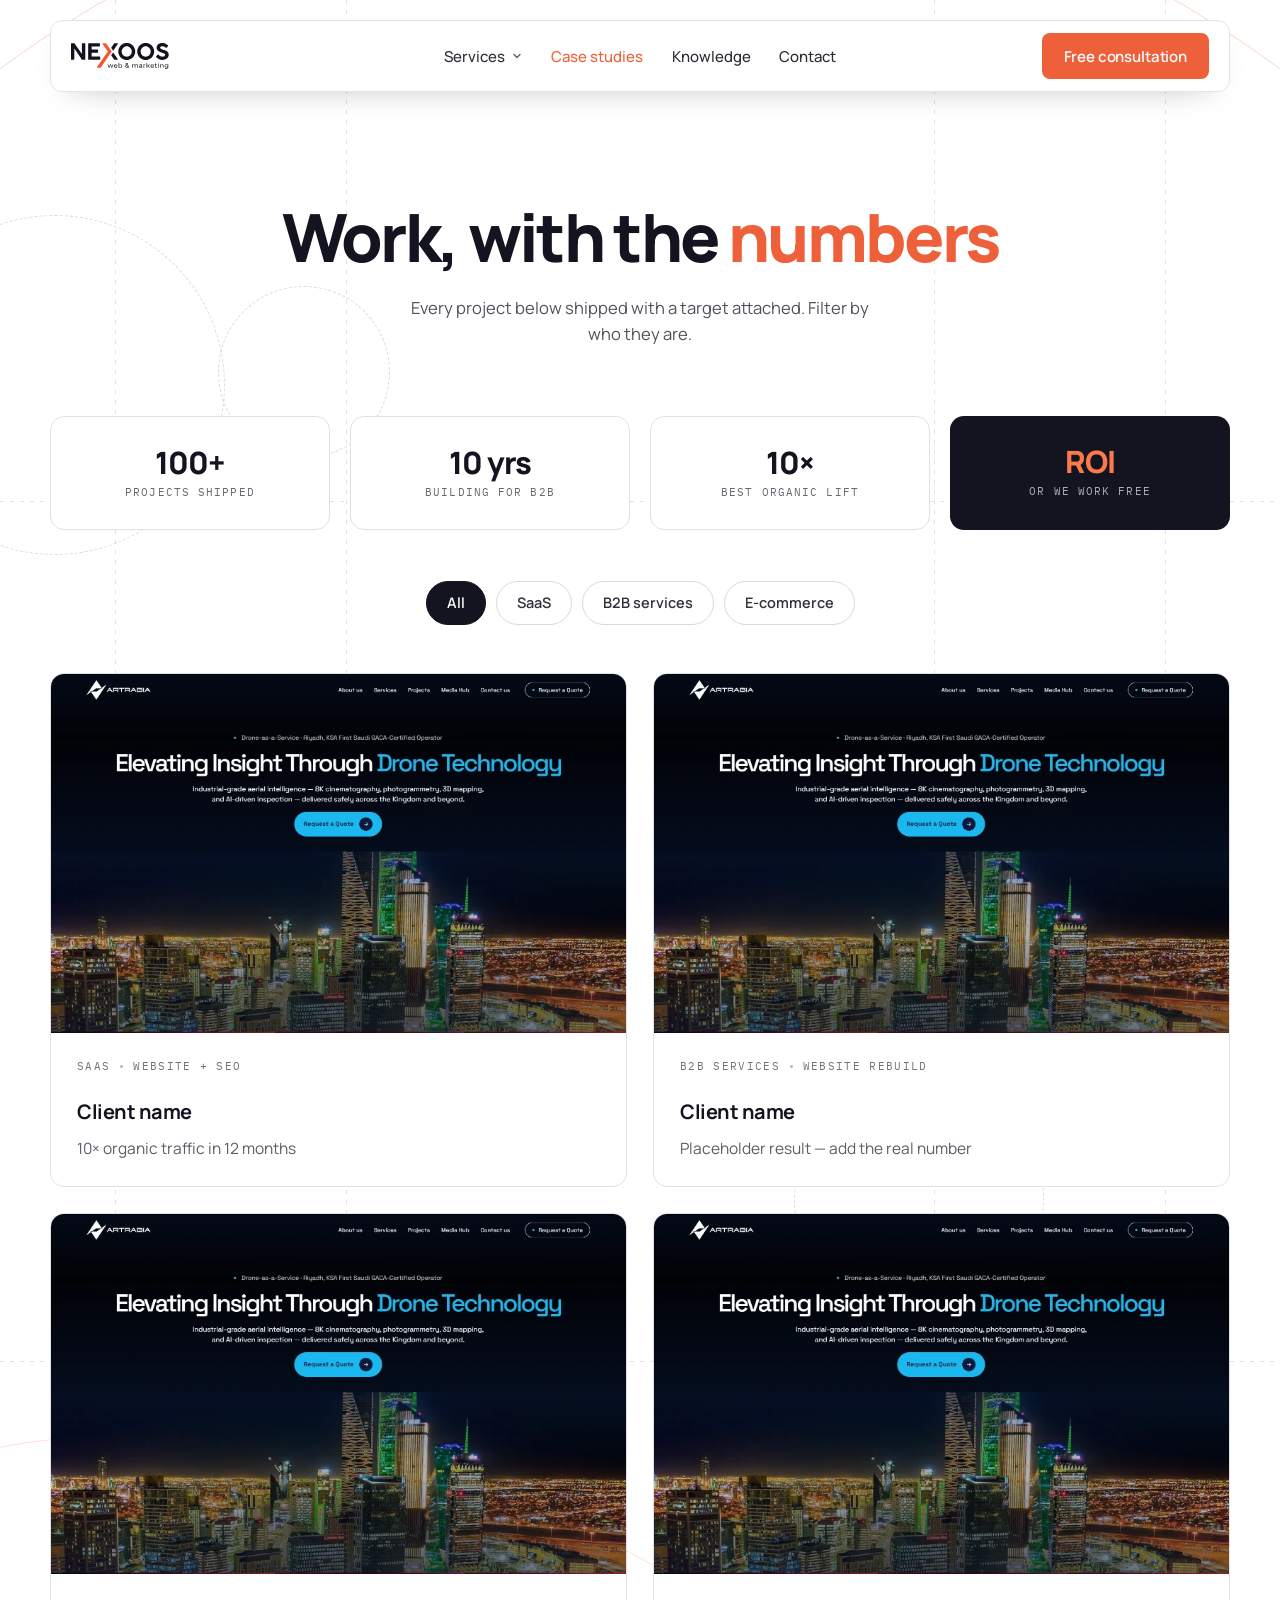
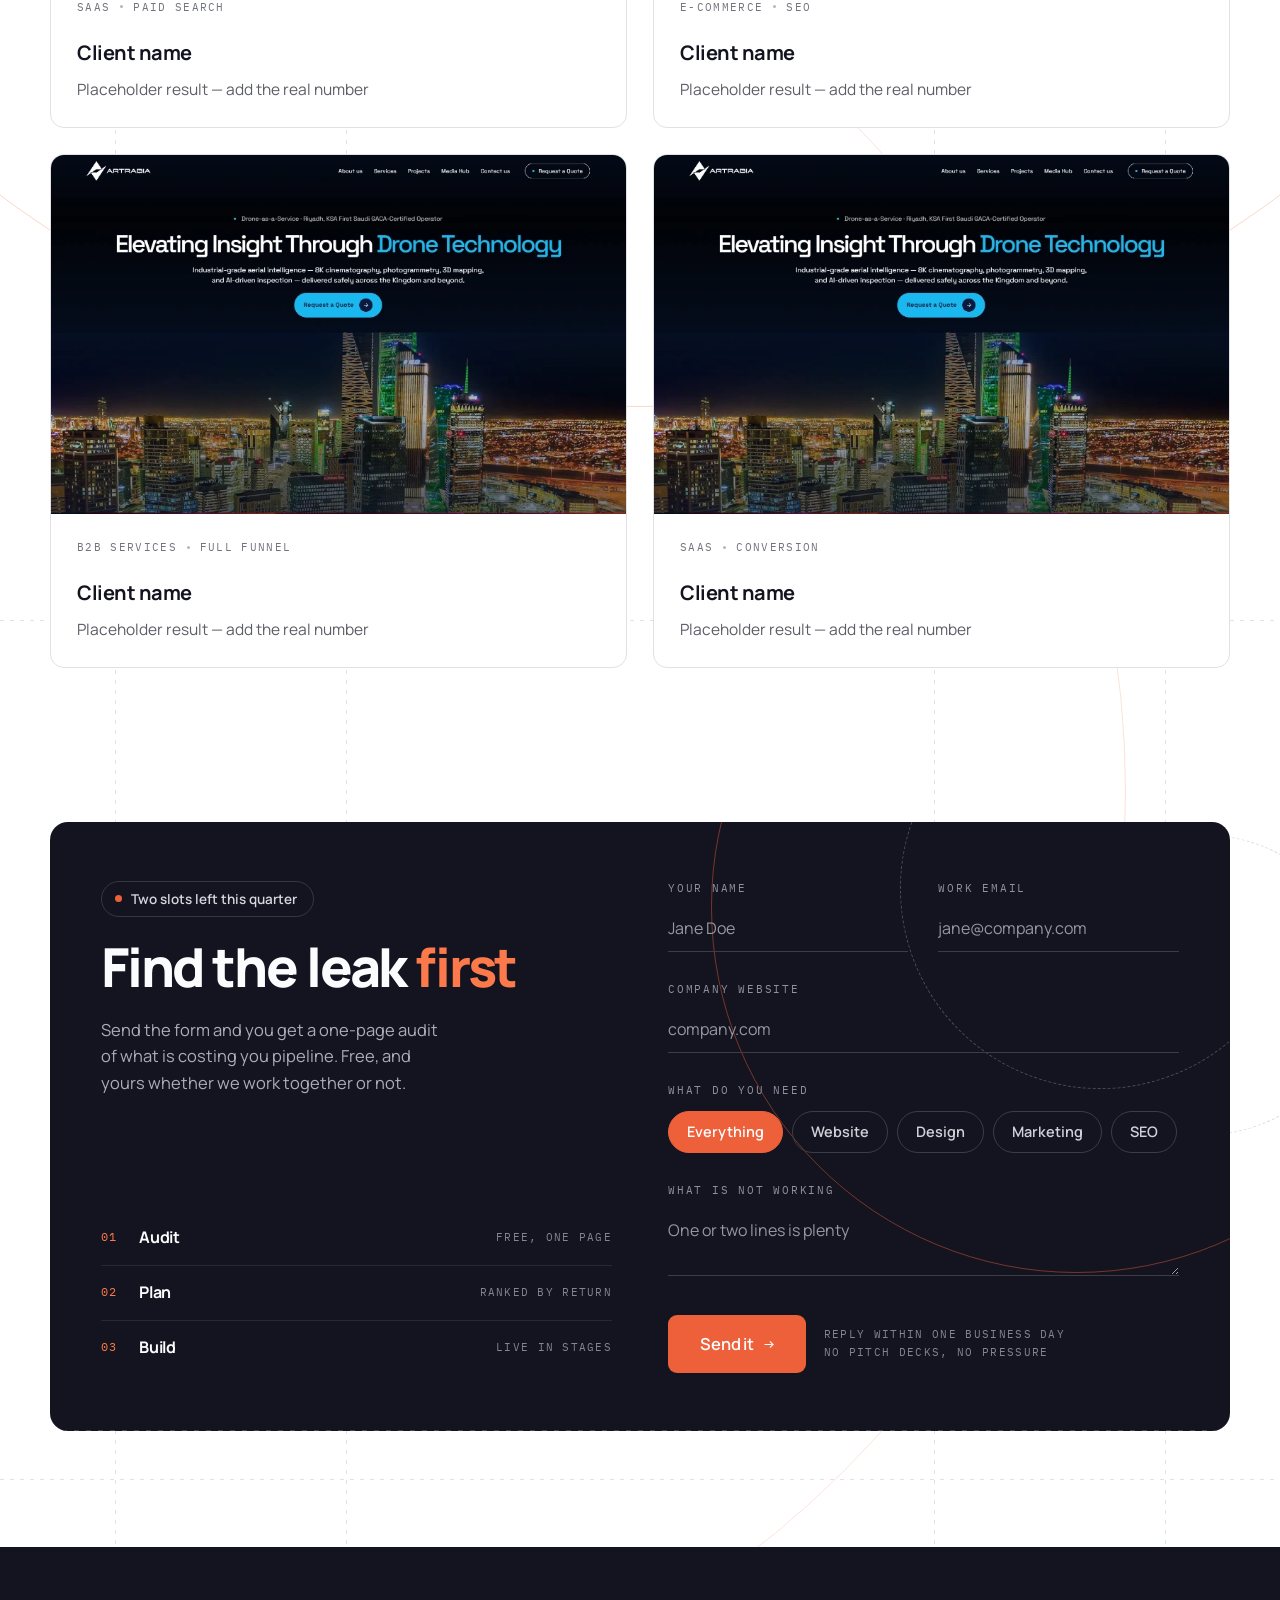
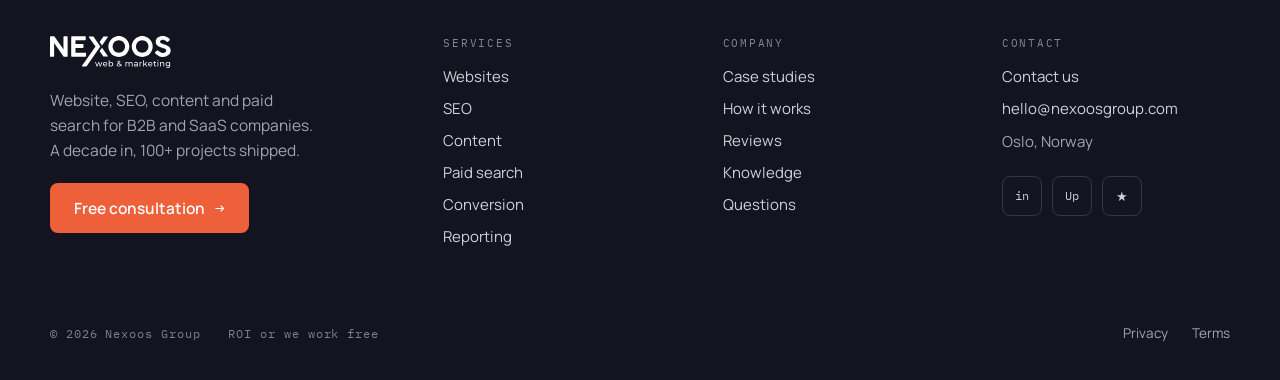
<file: case-studies.html>
<!DOCTYPE html>
<html lang="en">
<head>
<meta charset="utf-8">
<meta name="viewport" content="width=device-width, initial-scale=1.0">
<title>Case Studies — Nexoos Group</title>
<meta name="description" content="Every project below shipped with a target attached. 100+ projects, 10 years in B2B, ROI or we work free.">
<link rel="preconnect" href="https://fonts.googleapis.com">
<link rel="preconnect" href="https://fonts.gstatic.com" crossorigin>
<link href="https://fonts.googleapis.com/css2?family=Manrope:wght@400;500;600;700;800&family=IBM+Plex+Mono:wght@400;500&display=swap" rel="stylesheet">
<link rel="stylesheet" href="header.css">
<style>
*, *::before, *::after { box-sizing: border-box; }
html { -webkit-font-smoothing: antialiased; scroll-behavior: smooth; }
body { margin: 0; background: oklch(1 0 0); color: oklch(0.196 0.021 279); font-family: Manrope, Helvetica, Arial, sans-serif; }
a { color: oklch(0.196 0.021 279); text-decoration: none; transition: color 0.3s ease; }
a:hover { color: oklch(0.665 0.184 36); }
button { transition: background 0.3s ease, color 0.3s ease, border-color 0.3s ease; }
input::placeholder, textarea::placeholder { color: oklch(0.68 0.012 280); }

/* ═══════════════ MOBILE-FIRST RESPONSIVE ═══════════════ */

/* Stat cards: 2×2 base → 4 across at 900px */
[data-nx-stats] { grid-template-columns: repeat(2, minmax(0, 1fr)) !important; }
@media (min-width: 900px) {
  [data-nx-stats] { grid-template-columns: repeat(4, minmax(0, 1fr)) !important; }
}

/* Filter chips: horizontal scroll on mobile, wrap on 640px+ */
[data-nx-filters] {
  display: flex !important;
  flex-wrap: nowrap !important;
  overflow-x: auto !important;
  -webkit-overflow-scrolling: touch;
  scrollbar-width: none;
  justify-content: flex-start !important;
  gap: 10px;
  padding-bottom: 4px;
}
[data-nx-filters]::-webkit-scrollbar { display: none; }
@media (min-width: 640px) {
  [data-nx-filters] {
    flex-wrap: wrap !important;
    overflow-x: visible !important;
    justify-content: center !important;
    padding-bottom: 0;
  }
}

/* Project grid: 1 column → 2 at 900px */
[data-nx-cgrid] { grid-template-columns: minmax(0, 1fr) !important; }
@media (min-width: 900px) {
  [data-nx-cgrid] { grid-template-columns: repeat(2, minmax(0, 1fr)) !important; }
}

/* CTA section */
[data-nx-cta2] { grid-template-columns: minmax(0, 1fr) !important; }
[data-nx-cta2-img] { display: none !important; }
@media (min-width: 900px) {
  [data-nx-cta2] { grid-template-columns: minmax(0, 1fr) minmax(0, 1fr) !important; }
  [data-nx-cta2-img] { display: flex !important; }
}

/* Footer */
@media (max-width: 900px) { [data-nx-foot] { grid-template-columns: repeat(2, minmax(0, 1fr)) !important; } }
@media (max-width: 520px) {
  [data-nx-foot] { grid-template-columns: minmax(0, 1fr) !important; }
  [data-nx-footbar] > span:last-child { margin-left: 0 !important; }
}

/* ═══════════════ SCROLL ANIMATIONS ═══════════════ */
[data-reveal] {
  opacity: 0; transform: translateY(32px);
  transition: opacity 0.7s cubic-bezier(0.16, 1, 0.3, 1), transform 0.7s cubic-bezier(0.16, 1, 0.3, 1);
}
[data-reveal].is-visible { opacity: 1; transform: translateY(0); }

@media (prefers-reduced-motion: reduce) {
  [data-reveal] { opacity: 1 !important; transform: none !important; transition: none !important; }
}
</style>
</head>
<body>
<div style="position: relative; background: oklch(1 0 0); min-height: 100vh; overflow-x: clip">

  <!-- ═══════════════ DECORATIVE GRID ═══════════════ -->
  <div aria-hidden="true" style="position: absolute; inset: 0; overflow: hidden; pointer-events: none">
    <div style="position: absolute; left: 9%; top: 0; bottom: 0; width: 1px; background-image: repeating-linear-gradient(to bottom, oklch(0.72 0.03 275 / 0.32) 0 4px, transparent 4px 10px)"></div>
    <div style="position: absolute; left: 27%; top: 0; bottom: 0; width: 1px; background-image: repeating-linear-gradient(to bottom, oklch(0.72 0.03 275 / 0.32) 0 4px, transparent 4px 10px)"></div>
    <div style="position: absolute; left: 73%; top: 0; bottom: 0; width: 1px; background-image: repeating-linear-gradient(to bottom, oklch(0.72 0.03 275 / 0.32) 0 4px, transparent 4px 10px)"></div>
    <div style="position: absolute; left: 91%; top: 0; bottom: 0; width: 1px; background-image: repeating-linear-gradient(to bottom, oklch(0.72 0.03 275 / 0.32) 0 4px, transparent 4px 10px)"></div>
    <div style="position: absolute; left: 0; right: 0; top: 14%; height: 1px; background-image: repeating-linear-gradient(to right, oklch(0.72 0.03 275 / 0.32) 0 4px, transparent 4px 10px)"></div>
    <div style="position: absolute; left: 0; right: 0; top: 38%; height: 1px; background-image: repeating-linear-gradient(to right, oklch(0.72 0.03 275 / 0.32) 0 4px, transparent 4px 10px)"></div>
    <div style="position: absolute; left: 0; right: 0; top: 62%; height: 1px; background-image: repeating-linear-gradient(to right, oklch(0.72 0.03 275 / 0.32) 0 4px, transparent 4px 10px)"></div>
    <div style="position: absolute; left: 0; right: 0; top: 86%; height: 1px; background-image: repeating-linear-gradient(to right, oklch(0.72 0.03 275 / 0.32) 0 4px, transparent 4px 10px)"></div>
    <div style="position: absolute; left: -9%; top: 6%; width: 340px; height: 340px; border-radius: 50%; border: 1px dashed oklch(0.72 0.03 275 / 0.42)"></div>
    <div style="position: absolute; left: 17%; top: 8%; width: 172px; height: 172px; border-radius: 50%; border: 1px dashed oklch(0.72 0.03 275 / 0.42)"></div>
    <div style="position: absolute; left: 62%; top: 30%; width: 250px; height: 250px; border-radius: 50%; border: 1px dashed oklch(0.72 0.03 275 / 0.42)"></div>
    <div style="position: absolute; left: 4%; top: 52%; width: 190px; height: 190px; border-radius: 50%; border: 1px dashed oklch(0.72 0.03 275 / 0.42)"></div>
    <div style="position: absolute; right: -6%; top: 68%; width: 300px; height: 300px; border-radius: 50%; border: 1px dashed oklch(0.72 0.03 275 / 0.42)"></div>
    <div style="position: absolute; left: 22%; top: 88%; width: 160px; height: 160px; border-radius: 50%; border: 1px dashed oklch(0.72 0.03 275 / 0.42)"></div>
    <div style="position: absolute; right: -34%; top: -4%; width: 168%; aspect-ratio: 1; border-radius: 50%; border: 1px solid oklch(0.665 0.184 36 / 0.26)"></div>
    <div style="position: absolute; left: -62%; top: 40%; width: 150%; aspect-ratio: 1; border-radius: 50%; border: 1px solid oklch(0.665 0.184 36 / 0.18)"></div>
  </div>


  <!-- HEADER (injected by header.js) -->
  <div id="nx-header"></div>

  <!-- ═══════════════ 1. HERO ═══════════════ -->
  <section id="top" data-reveal style="position: relative; z-index: 1">
    <div style="max-width: 1260px; margin: 0 auto; padding: clamp(48px, 7vw, 96px) clamp(16px, 4vw, 40px) 0; display: flex; flex-direction: column; align-items: center; text-align: center; gap: 24px">
      <h1 style="margin: 0; max-width: 16ch; font-size: clamp(38px, 5.2vw, 72px); line-height: 1.04; letter-spacing: -0.04em; font-weight: 800; text-wrap: balance; color: oklch(0.196 0.021 279)">Work, with the <span style="color: oklch(0.665 0.184 36)">numbers</span></h1>
      <p style="margin: 0; max-width: 46ch; font-size: clamp(16.5px, 1.3vw, 19px); line-height: 1.6; color: oklch(0.44 0.015 280); text-wrap: pretty">Every project below shipped with a target attached. Filter by who they are.</p>
      <div data-nx-stats="" style="width: 100%; margin-top: clamp(28px, 4vw, 44px); display: grid; grid-template-columns: repeat(4, minmax(0, 1fr)); gap: clamp(14px, 1.6vw, 20px)">
        <div style="padding: clamp(22px, 2.4vw, 30px) 20px; display: flex; flex-direction: column; align-items: center; gap: 7px; border: 1px solid oklch(0.91 0.006 280); border-radius: 14px; background: oklch(1 0 0)">
          <span style="font-size: clamp(24px, 2.4vw, 32px); font-weight: 800; letter-spacing: -0.03em; line-height: 1; color: oklch(0.196 0.021 279)">100+</span>
          <span style="font-family: 'IBM Plex Mono', monospace; font-size: 11px; letter-spacing: 0.1em; text-transform: uppercase; color: oklch(0.52 0.015 280); text-align: center">Projects shipped</span>
        </div>
        <div style="padding: clamp(22px, 2.4vw, 30px) 20px; display: flex; flex-direction: column; align-items: center; gap: 7px; border: 1px solid oklch(0.91 0.006 280); border-radius: 14px; background: oklch(1 0 0)">
          <span style="font-size: clamp(24px, 2.4vw, 32px); font-weight: 800; letter-spacing: -0.03em; line-height: 1; color: oklch(0.196 0.021 279)">10 yrs</span>
          <span style="font-family: 'IBM Plex Mono', monospace; font-size: 11px; letter-spacing: 0.1em; text-transform: uppercase; color: oklch(0.52 0.015 280); text-align: center">Building for B2B</span>
        </div>
        <div style="padding: clamp(22px, 2.4vw, 30px) 20px; display: flex; flex-direction: column; align-items: center; gap: 7px; border: 1px solid oklch(0.91 0.006 280); border-radius: 14px; background: oklch(1 0 0)">
          <span style="font-size: clamp(24px, 2.4vw, 32px); font-weight: 800; letter-spacing: -0.03em; line-height: 1; color: oklch(0.196 0.021 279)">10×</span>
          <span style="font-family: 'IBM Plex Mono', monospace; font-size: 11px; letter-spacing: 0.1em; text-transform: uppercase; color: oklch(0.52 0.015 280); text-align: center">Best organic lift</span>
        </div>
        <div style="padding: clamp(22px, 2.4vw, 30px) 20px; display: flex; flex-direction: column; align-items: center; gap: 7px; border-radius: 14px; background: oklch(0.196 0.021 279)">
          <span style="font-size: clamp(24px, 2.4vw, 32px); font-weight: 800; letter-spacing: -0.03em; line-height: 1; color: oklch(0.72 0.17 40)">ROI</span>
          <span style="font-family: 'IBM Plex Mono', monospace; font-size: 11px; letter-spacing: 0.1em; text-transform: uppercase; color: oklch(0.75 0.02 280); text-align: center">Or we work free</span>
        </div>
      </div>
    </div>
  </section>

  <!-- ═══════════════ 2. GRID ═══════════════ -->
  <section id="grid" data-reveal style="position: relative; z-index: 1">
    <div style="max-width: 1260px; margin: 0 auto; padding: clamp(32px, 4vw, 52px) clamp(16px, 4vw, 40px) clamp(64px, 9vw, 120px)">
      <div data-nx-filters="" style="display: flex; flex-wrap: wrap; justify-content: center; gap: 10px">
        <button type="button" class="filter-chip filter-active" data-filter="all" style="height: 44px; padding: 0 20px; border-radius: 999px; border: 1px solid oklch(0.196 0.021 279); background: oklch(0.196 0.021 279); color: oklch(0.99 0.003 280); font-family: inherit; font-size: 14.5px; font-weight: 600; cursor: pointer; flex-shrink: 0; white-space: nowrap">All</button>
        <button type="button" class="filter-chip" data-filter="saas" style="height: 44px; padding: 0 20px; border-radius: 999px; border: 1px solid oklch(0.89 0.008 280); background: oklch(1 0 0); color: oklch(0.32 0.015 280); font-family: inherit; font-size: 14.5px; font-weight: 600; cursor: pointer; flex-shrink: 0; white-space: nowrap">SaaS</button>
        <button type="button" class="filter-chip" data-filter="b2b-services" style="height: 44px; padding: 0 20px; border-radius: 999px; border: 1px solid oklch(0.89 0.008 280); background: oklch(1 0 0); color: oklch(0.32 0.015 280); font-family: inherit; font-size: 14.5px; font-weight: 600; cursor: pointer; flex-shrink: 0; white-space: nowrap">B2B services</button>
        <button type="button" class="filter-chip" data-filter="e-commerce" style="height: 44px; padding: 0 20px; border-radius: 999px; border: 1px solid oklch(0.89 0.008 280); background: oklch(1 0 0); color: oklch(0.32 0.015 280); font-family: inherit; font-size: 14.5px; font-weight: 600; cursor: pointer; flex-shrink: 0; white-space: nowrap">E-commerce</button>
      </div>
      <div data-nx-cgrid="" style="margin-top: clamp(32px, 4vw, 48px); display: grid; grid-template-columns: repeat(2, minmax(0, 1fr)); gap: clamp(18px, 2.2vw, 26px)">

        <!-- Card 1 — SaaS · Website + SEO -->
        <a href="#" data-sector="saas" class="case-card" style="display: flex; flex-direction: column; border: 1px solid oklch(0.91 0.006 280); border-radius: 14px; overflow: hidden; background: oklch(1 0 0); color: oklch(0.196 0.021 279); transition: border-color 0.3s">
          <div style="position: relative; aspect-ratio: 16 / 10; overflow: hidden; background-color: oklch(0.95 0.004 280)">
            <img src="images/case-study-thumb.webp" alt="Artrabia Case Study" style="display: block; width: 100%; height: 100%; object-fit: cover; object-position: top center; transition: transform 0.4s ease" />
          </div>
          <div style="padding: 26px; display: flex; flex-direction: column; gap: 12px">
            <span style="display: flex; flex-wrap: wrap; align-items: center; align-content: flex-start; gap: 4px 10px; min-height: 28px; font-family: 'IBM Plex Mono', monospace; font-size: 11px; letter-spacing: 0.12em; text-transform: uppercase; color: oklch(0.56 0.015 280)">
              SaaS
              <span style="width: 3px; height: 3px; border-radius: 50%; background: oklch(0.78 0.01 280); display: inline-block; align-self: center"></span>
              Website + SEO
            </span>
            <span style="font-size: 20px; font-weight: 700; letter-spacing: -0.025em; line-height: 1.25">Client name</span>
            <span style="font-size: 15.5px; line-height: 1.55; color: oklch(0.48 0.015 280); text-wrap: pretty">10× organic traffic in 12 months</span>
          </div>
        </a>

        <!-- Card 2 — B2B services · Website rebuild -->
        <a href="#" data-sector="b2b-services" class="case-card" style="display: flex; flex-direction: column; border: 1px solid oklch(0.91 0.006 280); border-radius: 14px; overflow: hidden; background: oklch(1 0 0); color: oklch(0.196 0.021 279); transition: border-color 0.3s">
          <div style="position: relative; aspect-ratio: 16 / 10; overflow: hidden; background-color: oklch(0.95 0.004 280)">
            <img src="images/case-study-thumb.webp" alt="Artrabia Case Study" style="display: block; width: 100%; height: 100%; object-fit: cover; object-position: top center; transition: transform 0.4s ease" />
          </div>
          <div style="padding: 26px; display: flex; flex-direction: column; gap: 12px">
            <span style="display: flex; flex-wrap: wrap; align-items: center; align-content: flex-start; gap: 4px 10px; min-height: 28px; font-family: 'IBM Plex Mono', monospace; font-size: 11px; letter-spacing: 0.12em; text-transform: uppercase; color: oklch(0.56 0.015 280)">
              B2B services
              <span style="width: 3px; height: 3px; border-radius: 50%; background: oklch(0.78 0.01 280); display: inline-block; align-self: center"></span>
              Website rebuild
            </span>
            <span style="font-size: 20px; font-weight: 700; letter-spacing: -0.025em; line-height: 1.25">Client name</span>
            <span style="font-size: 15.5px; line-height: 1.55; color: oklch(0.48 0.015 280); text-wrap: pretty">Placeholder result — add the real number</span>
          </div>
        </a>

        <!-- Card 3 — SaaS · Paid search -->
        <a href="#" data-sector="saas" class="case-card" style="display: flex; flex-direction: column; border: 1px solid oklch(0.91 0.006 280); border-radius: 14px; overflow: hidden; background: oklch(1 0 0); color: oklch(0.196 0.021 279); transition: border-color 0.3s">
          <div style="position: relative; aspect-ratio: 16 / 10; overflow: hidden; background-color: oklch(0.95 0.004 280)">
            <img src="images/case-study-thumb.webp" alt="Artrabia Case Study" style="display: block; width: 100%; height: 100%; object-fit: cover; object-position: top center; transition: transform 0.4s ease" />
          </div>
          <div style="padding: 26px; display: flex; flex-direction: column; gap: 12px">
            <span style="display: flex; flex-wrap: wrap; align-items: center; align-content: flex-start; gap: 4px 10px; min-height: 28px; font-family: 'IBM Plex Mono', monospace; font-size: 11px; letter-spacing: 0.12em; text-transform: uppercase; color: oklch(0.56 0.015 280)">
              SaaS
              <span style="width: 3px; height: 3px; border-radius: 50%; background: oklch(0.78 0.01 280); display: inline-block; align-self: center"></span>
              Paid search
            </span>
            <span style="font-size: 20px; font-weight: 700; letter-spacing: -0.025em; line-height: 1.25">Client name</span>
            <span style="font-size: 15.5px; line-height: 1.55; color: oklch(0.48 0.015 280); text-wrap: pretty">Placeholder result — add the real number</span>
          </div>
        </a>

        <!-- Card 4 — E-commerce · SEO -->
        <a href="#" data-sector="e-commerce" class="case-card" style="display: flex; flex-direction: column; border: 1px solid oklch(0.91 0.006 280); border-radius: 14px; overflow: hidden; background: oklch(1 0 0); color: oklch(0.196 0.021 279); transition: border-color 0.3s">
          <div style="position: relative; aspect-ratio: 16 / 10; overflow: hidden; background-color: oklch(0.95 0.004 280)">
            <img src="images/case-study-thumb.webp" alt="Artrabia Case Study" style="display: block; width: 100%; height: 100%; object-fit: cover; object-position: top center; transition: transform 0.4s ease" />
          </div>
          <div style="padding: 26px; display: flex; flex-direction: column; gap: 12px">
            <span style="display: flex; flex-wrap: wrap; align-items: center; align-content: flex-start; gap: 4px 10px; min-height: 28px; font-family: 'IBM Plex Mono', monospace; font-size: 11px; letter-spacing: 0.12em; text-transform: uppercase; color: oklch(0.56 0.015 280)">
              E-commerce
              <span style="width: 3px; height: 3px; border-radius: 50%; background: oklch(0.78 0.01 280); display: inline-block; align-self: center"></span>
              SEO
            </span>
            <span style="font-size: 20px; font-weight: 700; letter-spacing: -0.025em; line-height: 1.25">Client name</span>
            <span style="font-size: 15.5px; line-height: 1.55; color: oklch(0.48 0.015 280); text-wrap: pretty">Placeholder result — add the real number</span>
          </div>
        </a>

        <!-- Card 5 — B2B services · Full funnel -->
        <a href="#" data-sector="b2b-services" class="case-card" style="display: flex; flex-direction: column; border: 1px solid oklch(0.91 0.006 280); border-radius: 14px; overflow: hidden; background: oklch(1 0 0); color: oklch(0.196 0.021 279); transition: border-color 0.3s">
          <div style="position: relative; aspect-ratio: 16 / 10; overflow: hidden; background-color: oklch(0.95 0.004 280)">
            <img src="images/case-study-thumb.webp" alt="Artrabia Case Study" style="display: block; width: 100%; height: 100%; object-fit: cover; object-position: top center; transition: transform 0.4s ease" />
          </div>
          <div style="padding: 26px; display: flex; flex-direction: column; gap: 12px">
            <span style="display: flex; flex-wrap: wrap; align-items: center; align-content: flex-start; gap: 4px 10px; min-height: 28px; font-family: 'IBM Plex Mono', monospace; font-size: 11px; letter-spacing: 0.12em; text-transform: uppercase; color: oklch(0.56 0.015 280)">
              B2B services
              <span style="width: 3px; height: 3px; border-radius: 50%; background: oklch(0.78 0.01 280); display: inline-block; align-self: center"></span>
              Full funnel
            </span>
            <span style="font-size: 20px; font-weight: 700; letter-spacing: -0.025em; line-height: 1.25">Client name</span>
            <span style="font-size: 15.5px; line-height: 1.55; color: oklch(0.48 0.015 280); text-wrap: pretty">Placeholder result — add the real number</span>
          </div>
        </a>

        <!-- Card 6 — SaaS · Conversion -->
        <a href="#" data-sector="saas" class="case-card" style="display: flex; flex-direction: column; border: 1px solid oklch(0.91 0.006 280); border-radius: 14px; overflow: hidden; background: oklch(1 0 0); color: oklch(0.196 0.021 279); transition: border-color 0.3s">
          <div style="position: relative; aspect-ratio: 16 / 10; overflow: hidden; background-color: oklch(0.95 0.004 280)">
            <img src="images/case-study-thumb.webp" alt="Artrabia Case Study" style="display: block; width: 100%; height: 100%; object-fit: cover; object-position: top center; transition: transform 0.4s ease" />
          </div>
          <div style="padding: 26px; display: flex; flex-direction: column; gap: 12px">
            <span style="display: flex; flex-wrap: wrap; align-items: center; align-content: flex-start; gap: 4px 10px; min-height: 28px; font-family: 'IBM Plex Mono', monospace; font-size: 11px; letter-spacing: 0.12em; text-transform: uppercase; color: oklch(0.56 0.015 280)">
              SaaS
              <span style="width: 3px; height: 3px; border-radius: 50%; background: oklch(0.78 0.01 280); display: inline-block; align-self: center"></span>
              Conversion
            </span>
            <span style="font-size: 20px; font-weight: 700; letter-spacing: -0.025em; line-height: 1.25">Client name</span>
            <span style="font-size: 15.5px; line-height: 1.55; color: oklch(0.48 0.015 280); text-wrap: pretty">Placeholder result — add the real number</span>
          </div>
        </a>

      </div>
    </div>
  </section>

  <!-- ═══════════════ 3. CONTACT / CTA ═══════════════ -->
  <section id="contact" style="position: relative; z-index: 1">
    <div style="max-width: 1260px; margin: 0 auto; padding: clamp(20px, 3vw, 40px) clamp(16px, 4vw, 40px) clamp(64px, 9vw, 120px)">
      <div style="position: relative; overflow: hidden; border-radius: 18px; background: oklch(0.196 0.021 279)">

        <div aria-hidden="true" style="position: absolute; inset: 0; overflow: hidden; pointer-events: none">
          <div style="position: absolute; right: -18%; top: -46%; width: 62%; aspect-ratio: 1; border-radius: 50%; border: 1px solid oklch(0.665 0.184 36 / 0.45)"></div>
          <div style="position: absolute; right: -6%; top: -22%; width: 34%; aspect-ratio: 1; border-radius: 50%; border: 1px dashed oklch(0.42 0.02 280)"></div>
          <div style="position: absolute; left: 0; right: 0; bottom: 0; height: 1px; background-image: repeating-linear-gradient(to right, oklch(0.4 0.02 280) 0 5px, transparent 5px 12px)"></div>
        </div>

        <div data-nx-cta2="" style="position: relative; display: grid; grid-template-columns: minmax(0, 0.92fr) minmax(0, 1.08fr); gap: clamp(32px, 4.4vw, 72px); padding: clamp(36px, 4.6vw, 68px) clamp(28px, 4vw, 60px)">

          <div style="display: flex; flex-direction: column; align-items: flex-start; gap: 22px">
            <span style="display: inline-flex; align-items: center; gap: 9px; padding: 8px 16px 8px 13px; border: 1px solid oklch(0.34 0.02 280); border-radius: 999px; font-size: 13.5px; font-weight: 600; color: oklch(0.88 0.01 280)">
              <span style="width: 7px; height: 7px; border-radius: 50%; background: oklch(0.665 0.184 36); display: block"></span>
              Two slots left this quarter
            </span>

            <h2 style="margin: 0; max-width: 15ch; font-size: clamp(32px, 4.2vw, 56px); line-height: 1.04; letter-spacing: -0.04em; font-weight: 800; text-wrap: balance; color: oklch(0.99 0.003 280)">Find the leak <span style="color: oklch(0.72 0.17 40)">first</span></h2>

            <p style="margin: 0; max-width: 34ch; font-size: 16.5px; line-height: 1.62; color: oklch(0.75 0.015 280); text-wrap: pretty">Send the form and you get a one-page audit of what is costing you pipeline. Free, and yours whether we work together or not.</p>

            <div style="margin-top: auto; padding-top: clamp(28px, 3vw, 40px); display: flex; flex-direction: column; gap: 2px; width: 100%">
              <div style="display: flex; align-items: center; gap: 16px; padding: 15px 0">
                <span style="font-family: 'IBM Plex Mono', monospace; font-size: 12px; letter-spacing: 0.1em; color: oklch(0.72 0.17 40); width: 22px; flex-shrink: 0">01</span>
                <span style="font-size: 16px; font-weight: 700; letter-spacing: -0.02em; color: oklch(0.99 0.003 280); flex: 1">Audit</span>
                <span style="font-family: 'IBM Plex Mono', monospace; font-size: 10.5px; letter-spacing: 0.12em; text-transform: uppercase; color: oklch(0.62 0.02 280)">Free, one page</span>
              </div>
              <div style="display: flex; align-items: center; gap: 16px; padding: 15px 0; border-top: 1px solid oklch(0.28 0.02 280)">
                <span style="font-family: 'IBM Plex Mono', monospace; font-size: 12px; letter-spacing: 0.1em; color: oklch(0.72 0.17 40); width: 22px; flex-shrink: 0">02</span>
                <span style="font-size: 16px; font-weight: 700; letter-spacing: -0.02em; color: oklch(0.99 0.003 280); flex: 1">Plan</span>
                <span style="font-family: 'IBM Plex Mono', monospace; font-size: 10.5px; letter-spacing: 0.12em; text-transform: uppercase; color: oklch(0.62 0.02 280)">Ranked by return</span>
              </div>
              <div style="display: flex; align-items: center; gap: 16px; padding: 15px 0; border-top: 1px solid oklch(0.28 0.02 280)">
                <span style="font-family: 'IBM Plex Mono', monospace; font-size: 12px; letter-spacing: 0.1em; color: oklch(0.72 0.17 40); width: 22px; flex-shrink: 0">03</span>
                <span style="font-size: 16px; font-weight: 700; letter-spacing: -0.02em; color: oklch(0.99 0.003 280); flex: 1">Build</span>
                <span style="font-family: 'IBM Plex Mono', monospace; font-size: 10.5px; letter-spacing: 0.12em; text-transform: uppercase; color: oklch(0.62 0.02 280)">Live in stages</span>
              </div>
            </div>
          </div>

          <div style="display: flex; flex-direction: column; gap: clamp(22px, 2.6vw, 30px)">
            <div data-nx-frow="" style="display: grid; grid-template-columns: repeat(auto-fit, minmax(190px, 1fr)); gap: clamp(22px, 2.6vw, 30px)">
              <label style="display: block">
                <span style="display: block; font-family: 'IBM Plex Mono', monospace; font-size: 11px; letter-spacing: 0.16em; text-transform: uppercase; color: oklch(0.66 0.02 280)">Your name</span>
                <input type="text" placeholder="Jane Doe" style="width: 100%; margin-top: 10px; padding: 12px 0; border: 0; border-bottom: 1px solid oklch(0.36 0.02 280); background: transparent; font-family: inherit; font-size: 16px; color: oklch(0.99 0.003 280); outline: none" />
              </label>
              <label style="display: block">
                <span style="display: block; font-family: 'IBM Plex Mono', monospace; font-size: 11px; letter-spacing: 0.16em; text-transform: uppercase; color: oklch(0.66 0.02 280)">Work email</span>
                <input type="email" placeholder="jane@company.com" style="width: 100%; margin-top: 10px; padding: 12px 0; border: 0; border-bottom: 1px solid oklch(0.36 0.02 280); background: transparent; font-family: inherit; font-size: 16px; color: oklch(0.99 0.003 280); outline: none" />
              </label>
            </div>
            <label style="display: block">
              <span style="display: block; font-family: 'IBM Plex Mono', monospace; font-size: 11px; letter-spacing: 0.16em; text-transform: uppercase; color: oklch(0.66 0.02 280)">Company website</span>
              <input type="text" placeholder="company.com" style="width: 100%; margin-top: 10px; padding: 12px 0; border: 0; border-bottom: 1px solid oklch(0.36 0.02 280); background: transparent; font-family: inherit; font-size: 16px; color: oklch(0.99 0.003 280); outline: none" />
            </label>
            <div style="display: flex; flex-direction: column">
              <span style="display: block; font-family: 'IBM Plex Mono', monospace; font-size: 11px; letter-spacing: 0.16em; text-transform: uppercase; color: oklch(0.66 0.02 280)">What do you need</span>
              <div data-nx-needs="" style="margin-top: 14px; display: flex; flex-wrap: wrap; gap: 9px">
                <button type="button" class="nx-chip nx-chip-active" style="height: 42px; padding: 0 18px; border-radius: 999px; border: 1px solid oklch(0.665 0.184 36); background: oklch(0.665 0.184 36); color: oklch(0.99 0.003 280); font-family: inherit; font-size: 14.5px; font-weight: 600; cursor: pointer; transition: background 0.2s, border-color 0.2s, color 0.2s">Everything</button>
                <button type="button" class="nx-chip" style="height: 42px; padding: 0 18px; border-radius: 999px; border: 1px solid oklch(0.36 0.02 280); background: transparent; color: oklch(0.86 0.01 280); font-family: inherit; font-size: 14.5px; font-weight: 600; cursor: pointer; transition: background 0.2s, border-color 0.2s, color 0.2s">Website</button>
                <button type="button" class="nx-chip" style="height: 42px; padding: 0 18px; border-radius: 999px; border: 1px solid oklch(0.36 0.02 280); background: transparent; color: oklch(0.86 0.01 280); font-family: inherit; font-size: 14.5px; font-weight: 600; cursor: pointer; transition: background 0.2s, border-color 0.2s, color 0.2s">Design</button>
                <button type="button" class="nx-chip" style="height: 42px; padding: 0 18px; border-radius: 999px; border: 1px solid oklch(0.36 0.02 280); background: transparent; color: oklch(0.86 0.01 280); font-family: inherit; font-size: 14.5px; font-weight: 600; cursor: pointer; transition: background 0.2s, border-color 0.2s, color 0.2s">Marketing</button>
                <button type="button" class="nx-chip" style="height: 42px; padding: 0 18px; border-radius: 999px; border: 1px solid oklch(0.36 0.02 280); background: transparent; color: oklch(0.86 0.01 280); font-family: inherit; font-size: 14.5px; font-weight: 600; cursor: pointer; transition: background 0.2s, border-color 0.2s, color 0.2s">SEO</button>
              </div>
            </div>
            <label style="display: block">
              <span style="display: block; font-family: 'IBM Plex Mono', monospace; font-size: 11px; letter-spacing: 0.16em; text-transform: uppercase; color: oklch(0.66 0.02 280)">What is not working</span>
              <textarea rows="2" placeholder="One or two lines is plenty" style="width: 100%; margin-top: 10px; padding: 12px 0; border: 0; border-bottom: 1px solid oklch(0.36 0.02 280); background: transparent; font-family: inherit; font-size: 16px; color: oklch(0.99 0.003 280); outline: none; resize: vertical"></textarea>
            </label>
            <div style="margin-top: 4px; display: flex; flex-wrap: wrap; align-items: center; gap: 18px">
              <button type="button" class="btn-hover-cta-submit" style="height: 58px; padding: 0 32px; display: inline-flex; align-items: center; gap: 10px; border: 0; border-radius: 9px; background: oklch(0.665 0.184 36); color: oklch(0.99 0.003 280); font-family: inherit; font-size: 16.5px; font-weight: 600; letter-spacing: -0.01em; cursor: pointer; transition: background 0.2s, color 0.2s">
                Send it
                <span style="font-family: 'IBM Plex Mono', monospace; font-weight: 400">→</span>
              </button>
              <span style="font-family: 'IBM Plex Mono', monospace; font-size: 11px; letter-spacing: 0.12em; text-transform: uppercase; color: oklch(0.62 0.02 280); line-height: 1.6">Reply within one business day<br />No pitch decks, no pressure</span>
            </div>
          </div>

        </div>
      </div>
    </div>
  </section>

  <!-- ═══════════════ FOOTER ═══════════════ -->
  <footer style="position: relative; z-index: 1; background: oklch(0.196 0.021 279)">
    <div style="max-width: 1260px; margin: 0 auto; padding: clamp(56px, 7vw, 96px) clamp(16px, 4vw, 40px) clamp(28px, 3vw, 40px)">

      <div data-nx-foot style="display: grid; grid-template-columns: minmax(0, 1.5fr) repeat(3, minmax(0, 1fr)); gap: clamp(32px, 4vw, 56px)">
        <div style="display: flex; flex-direction: column; align-items: flex-start; gap: 20px">
          <img src="images/LOGO.svg" alt="Nexoos Group" style="display: block; height: 32px; width: auto; filter: brightness(0) invert(1)">
          <p style="margin: 0; max-width: 30ch; font-size: 15.5px; line-height: 1.6; color: oklch(0.72 0.015 280); text-wrap: pretty">Website, SEO, content and paid search for B2B and SaaS companies. A decade in, 100+ projects shipped.</p>
          <a href="contact.html" class="btn-hover-guar" style="display: inline-flex; align-items: center; gap: 10px; height: 50px; padding: 0 24px; border-radius: 8px; background: oklch(0.665 0.184 36); color: oklch(0.99 0.003 280); font-size: 15.5px; font-weight: 600; transition: background 0.3s">
            Free consultation
            <span style="font-family: 'IBM Plex Mono', monospace; font-weight: 400">→</span>
          </a>
        </div>

        <div style="display: flex; flex-direction: column; gap: 16px">
          <span style="font-family: 'IBM Plex Mono', monospace; font-size: 11px; letter-spacing: 0.16em; text-transform: uppercase; color: oklch(0.62 0.02 280)">Services</span>
          <nav style="display: flex; flex-direction: column; gap: 11px">
            <a href="services.html" style="font-size: 15px; color: oklch(0.86 0.01 280); transition: color 0.3s">Websites</a>
            <a href="services.html" style="font-size: 15px; color: oklch(0.86 0.01 280); transition: color 0.3s">SEO</a>
            <a href="services.html" style="font-size: 15px; color: oklch(0.86 0.01 280); transition: color 0.3s">Content</a>
            <a href="services.html" style="font-size: 15px; color: oklch(0.86 0.01 280); transition: color 0.3s">Paid search</a>
            <a href="services.html" style="font-size: 15px; color: oklch(0.86 0.01 280); transition: color 0.3s">Conversion</a>
            <a href="services.html" style="font-size: 15px; color: oklch(0.86 0.01 280); transition: color 0.3s">Reporting</a>
          </nav>
        </div>

        <div style="display: flex; flex-direction: column; gap: 16px">
          <span style="font-family: 'IBM Plex Mono', monospace; font-size: 11px; letter-spacing: 0.16em; text-transform: uppercase; color: oklch(0.62 0.02 280)">Company</span>
          <nav style="display: flex; flex-direction: column; gap: 11px">
            <a href="#grid" style="font-size: 15px; color: oklch(0.86 0.01 280); transition: color 0.3s">Case studies</a>
            <a href="index.html#process" style="font-size: 15px; color: oklch(0.86 0.01 280); transition: color 0.3s">How it works</a>
            <a href="index.html#reviews" style="font-size: 15px; color: oklch(0.86 0.01 280); transition: color 0.3s">Reviews</a>
            <a href="blog.html" style="font-size: 15px; color: oklch(0.86 0.01 280); transition: color 0.3s">Knowledge</a>
            <a href="index.html#faq" style="font-size: 15px; color: oklch(0.86 0.01 280); transition: color 0.3s">Questions</a>
          </nav>
        </div>

        <div style="display: flex; flex-direction: column; gap: 16px">
          <span style="font-family: 'IBM Plex Mono', monospace; font-size: 11px; letter-spacing: 0.16em; text-transform: uppercase; color: oklch(0.62 0.02 280)">Contact</span>
          <div style="display: flex; flex-direction: column; gap: 11px">
            <a href="contact.html" style="font-size: 15px; color: oklch(0.86 0.01 280); transition: color 0.3s">Contact us</a>
            <a href="mailto:hello@nexoosgroup.com" style="font-size: 15px; color: oklch(0.86 0.01 280); transition: color 0.3s">hello@nexoosgroup.com</a>
            <span style="font-size: 15px; line-height: 1.55; color: oklch(0.72 0.015 280)">Oslo, Norway</span>
          </div>
          <div style="margin-top: 6px; display: flex; gap: 10px">
            <a href="#contact" aria-label="LinkedIn" class="btn-hover-social" style="width: 40px; height: 40px; display: inline-flex; align-items: center; justify-content: center; border: 1px solid oklch(0.34 0.02 280); border-radius: 8px; font-family: 'IBM Plex Mono', monospace; font-size: 12px; color: oklch(0.86 0.01 280); transition: border-color 0.3s, color 0.3s">in</a>
            <a href="#contact" aria-label="Upwork" class="btn-hover-social" style="width: 40px; height: 40px; display: inline-flex; align-items: center; justify-content: center; border: 1px solid oklch(0.34 0.02 280); border-radius: 8px; font-family: 'IBM Plex Mono', monospace; font-size: 12px; color: oklch(0.86 0.01 280); transition: border-color 0.3s, color 0.3s">Up</a>
            <a href="index.html#reviews" aria-label="Trustpilot" class="btn-hover-social" style="width: 40px; height: 40px; display: inline-flex; align-items: center; justify-content: center; border: 1px solid oklch(0.34 0.02 280); border-radius: 8px; font-size: 13px; color: oklch(0.86 0.01 280); transition: border-color 0.3s, color 0.3s">★</a>
          </div>
        </div>

      </div>

      <div data-nx-footbar style="margin-top: clamp(48px, 6vw, 80px); display: flex; flex-wrap: wrap; align-items: center; gap: 16px 28px">
        <span style="font-family: 'IBM Plex Mono', monospace; font-size: 11.5px; letter-spacing: 0.08em; color: oklch(0.6 0.02 280)">© 2026 Nexoos Group</span>
        <span style="font-family: 'IBM Plex Mono', monospace; font-size: 11.5px; letter-spacing: 0.08em; color: oklch(0.6 0.02 280)">ROI or we work free</span>
        <span style="margin-left: auto; display: flex; gap: 24px">
          <a href="#privacy" style="font-size: 13.5px; color: oklch(0.72 0.015 280); transition: color 0.3s">Privacy</a>
          <a href="#terms" style="font-size: 13.5px; color: oklch(0.72 0.015 280); transition: color 0.3s">Terms</a>
        </span>
      </div>

    </div>
  </footer>

</div>

<script>
/* ═══════════════ FILTER CHIPS ═══════════════ */
(function () {
  const chips = document.querySelectorAll('.filter-chip');
  const cards = document.querySelectorAll('[data-sector]');
  if (!chips.length || !cards.length) return;

  function setActive(chip) {
    chips.forEach(c => {
      c.classList.remove('filter-active');
      c.style.background = 'oklch(1 0 0)';
      c.style.borderColor = 'oklch(0.89 0.008 280)';
      c.style.color = 'oklch(0.32 0.015 280)';
    });
    chip.classList.add('filter-active');
    chip.style.background = 'oklch(0.196 0.021 279)';
    chip.style.borderColor = 'oklch(0.196 0.021 279)';
    chip.style.color = 'oklch(0.99 0.003 280)';
  }

  function filterCards(sector) {
    cards.forEach(card => {
      if (sector === 'all' || card.getAttribute('data-sector') === sector) {
        card.style.display = 'flex';
      } else {
        card.style.display = 'none';
      }
    });
  }

  chips.forEach(chip => {
    chip.addEventListener('click', () => {
      const filter = chip.getAttribute('data-filter');
      setActive(chip);
      filterCards(filter);
    });
  });
})();

/* ═══════════════ HOVER STATES ═══════════════ */
// Case cards
document.querySelectorAll('.case-card').forEach(el => {
  el.addEventListener('mouseenter', () => { el.style.opacity = '0.92'; });
  el.addEventListener('mouseleave', () => { el.style.opacity = '1'; });
});

// CTA submit
document.querySelectorAll('.btn-hover-cta-submit-cs').forEach(el => {
  el.addEventListener('mouseenter', () => { el.style.background = 'oklch(0.196 0.021 279)'; });
  el.addEventListener('mouseleave', () => { el.style.background = 'oklch(0.665 0.184 36)'; });
});

// Footer CTA
document.querySelectorAll('.btn-hover-guar').forEach(el => {
  el.addEventListener('mouseenter', () => { el.style.background = 'oklch(0.99 0.003 280)'; el.style.color = 'oklch(0.196 0.021 279)'; });
  el.addEventListener('mouseleave', () => { el.style.background = 'oklch(0.665 0.184 36)'; el.style.color = 'oklch(0.99 0.003 280)'; });
});

// Social icons
document.querySelectorAll('.btn-hover-social').forEach(el => {
  el.addEventListener('mouseenter', () => { el.style.borderColor = 'oklch(0.665 0.184 36)'; el.style.color = 'oklch(0.665 0.184 36)'; });
  el.addEventListener('mouseleave', () => { el.style.borderColor = 'oklch(0.34 0.02 280)'; el.style.color = 'oklch(0.86 0.01 280)'; });
});

// Footer nav links
document.querySelectorAll('footer nav a, footer div a[href^="mailto"]').forEach(el => {
  el.addEventListener('mouseenter', () => { el.style.color = 'oklch(0.665 0.184 36)'; });
  el.addEventListener('mouseleave', () => { el.style.color = 'oklch(0.86 0.01 280)'; });
});

// Footer bottom links
document.querySelectorAll('[data-nx-footbar] a').forEach(el => {
  el.addEventListener('mouseenter', () => { el.style.color = 'oklch(0.665 0.184 36)'; });
  el.addEventListener('mouseleave', () => { el.style.color = 'oklch(0.72 0.015 280)'; });
});

/* ═══════════════ SCROLL REVEAL ═══════════════ */
function initScrollReveal() {
  const reveals = document.querySelectorAll('[data-reveal]');
  if (!reveals.length) return;
  const observer = new IntersectionObserver((entries) => {
    entries.forEach(entry => {
      if (entry.isIntersecting) {
        entry.target.classList.add('is-visible');
        observer.unobserve(entry.target);
      }
    });
  }, { threshold: 0.15, rootMargin: '0px 0px -40px 0px' });
  reveals.forEach(el => observer.observe(el));
}
initScrollReveal();

</script>
<script src="header.js"></script>
</body>
</html>
</file>
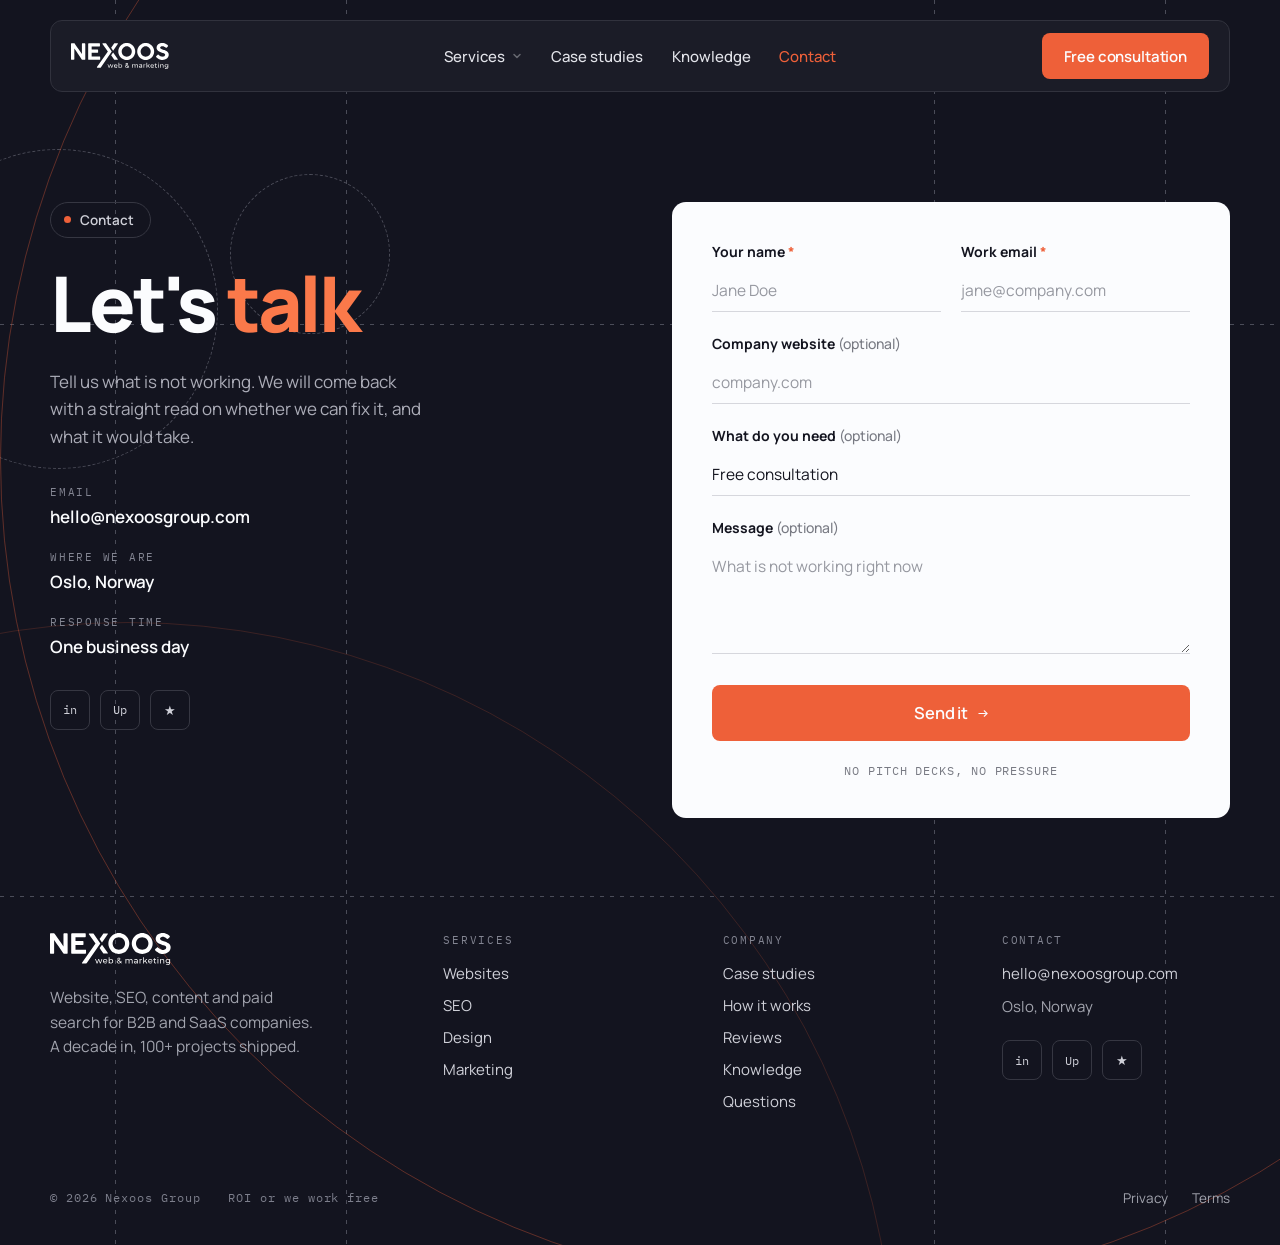
<file: contact.html>
<!DOCTYPE html>
<html lang="en">
<head>
<meta charset="utf-8">
<meta name="viewport" content="width=device-width, initial-scale=1.0">
<title>Contact — Nexoos Group</title>
<meta name="description" content="Tell us what is not working. We will come back with a straight read on whether we can fix it, and what it would take.">
<link rel="preconnect" href="https://fonts.googleapis.com">
<link rel="preconnect" href="https://fonts.gstatic.com" crossorigin>
<link href="https://fonts.googleapis.com/css2?family=Manrope:wght@400;500;600;700;800&family=IBM+Plex+Mono:wght@400;500&display=swap" rel="stylesheet">
<link rel="stylesheet" href="header.css">
<style>
*, *::before, *::after { box-sizing: border-box; }
html { -webkit-font-smoothing: antialiased; scroll-behavior: smooth; }
body { margin: 0; background: oklch(0.196 0.021 279); color: oklch(0.99 0.003 280); font-family: Manrope, Helvetica, Arial, sans-serif; }
a { color: oklch(0.99 0.003 280); text-decoration: none; transition: color 0.3s ease; }
a:hover { color: oklch(0.72 0.17 40); }
button { transition: background 0.3s ease, color 0.3s ease, border-color 0.3s ease, transform 0.3s ease; }
input::placeholder, textarea::placeholder { color: oklch(0.68 0.012 280); }


/* --- Contact form grid --- */
@media (max-width: 900px) { [data-nx-cgrid] { grid-template-columns: minmax(0, 1fr) !important; } }

/* --- Footer columns --- */
@media (max-width: 900px) { [data-nx-foot] { grid-template-columns: repeat(2, minmax(0, 1fr)) !important; } }
@media (max-width: 520px) {
  [data-nx-foot] { grid-template-columns: minmax(0, 1fr) !important; }
  [data-nx-footbar] > span:last-child { margin-left: 0 !important; }
}

/* ═══════════════ SCROLL ANIMATIONS ═══════════════ */
[data-reveal] {
  opacity: 0; transform: translateY(32px);
  transition: opacity 0.7s cubic-bezier(0.16, 1, 0.3, 1), transform 0.7s cubic-bezier(0.16, 1, 0.3, 1);
}
[data-reveal].is-visible { opacity: 1; transform: translateY(0); }

@media (prefers-reduced-motion: reduce) {
  [data-reveal] { opacity: 1 !important; transform: none !important; transition: none !important; }
}
</style>
</head>
<body data-theme="dark">
<div style="position: relative; background: oklch(0.196 0.021 279); min-height: 100vh; overflow-x: clip">

  <!-- ═══════════════ DECORATIVE GRID ═══════════════ -->
  <div aria-hidden="true" style="position: absolute; inset: 0; overflow: hidden; pointer-events: none">
    <div style="position: absolute; left: 9%; top: 0; bottom: 0; width: 1px; background-image: repeating-linear-gradient(to bottom, oklch(0.42 0.02 280) 0 4px, transparent 4px 10px)"></div>
    <div style="position: absolute; left: 27%; top: 0; bottom: 0; width: 1px; background-image: repeating-linear-gradient(to bottom, oklch(0.42 0.02 280) 0 4px, transparent 4px 10px)"></div>
    <div style="position: absolute; left: 73%; top: 0; bottom: 0; width: 1px; background-image: repeating-linear-gradient(to bottom, oklch(0.42 0.02 280) 0 4px, transparent 4px 10px)"></div>
    <div style="position: absolute; left: 91%; top: 0; bottom: 0; width: 1px; background-image: repeating-linear-gradient(to bottom, oklch(0.42 0.02 280) 0 4px, transparent 4px 10px)"></div>
    <div style="position: absolute; left: 0; right: 0; top: 26%; height: 1px; background-image: repeating-linear-gradient(to right, oklch(0.42 0.02 280) 0 4px, transparent 4px 10px)"></div>
    <div style="position: absolute; left: 0; right: 0; top: 72%; height: 1px; background-image: repeating-linear-gradient(to right, oklch(0.42 0.02 280) 0 4px, transparent 4px 10px)"></div>
    <div style="position: absolute; left: -8%; top: 12%; width: 320px; height: 320px; border-radius: 50%; border: 1px dashed oklch(0.42 0.02 280)"></div>
    <div style="position: absolute; left: 18%; top: 14%; width: 160px; height: 160px; border-radius: 50%; border: 1px dashed oklch(0.42 0.02 280)"></div>
    <div style="position: absolute; right: -30%; top: -30%; width: 130%; aspect-ratio: 1; border-radius: 50%; border: 1px solid oklch(0.665 0.184 36 / 0.35)"></div>
    <div style="position: absolute; left: -50%; top: 50%; width: 120%; aspect-ratio: 1; border-radius: 50%; border: 1px solid oklch(0.665 0.184 36 / 0.18)"></div>
  </div>


  <!-- HEADER (injected by header.js) -->
  <div id="nx-header"></div>

  <section id="form" style="position: relative; z-index: 1">
    <div style="max-width: 1260px; margin: 0 auto; padding: clamp(48px, 7vw, 96px) clamp(16px, 4vw, 40px) clamp(64px, 9vw, 120px)">
      <div data-nx-cgrid style="display: grid; grid-template-columns: minmax(0, 1fr) minmax(0, 1fr); gap: clamp(36px, 5vw, 80px); align-items: start">

        <!-- Left — Info -->
        <div data-reveal style="display: flex; flex-direction: column; align-items: flex-start; gap: 26px">
          <span style="display: inline-flex; align-items: center; gap: 9px; padding: 8px 16px 8px 13px; border: 1px solid oklch(0.34 0.02 280); border-radius: 999px; font-size: 13.5px; font-weight: 600; color: oklch(0.86 0.01 280)">
            <span style="width: 7px; height: 7px; border-radius: 50%; background: oklch(0.665 0.184 36); display: block"></span>
            Contact
          </span>
          <h1 style="margin: 0; font-size: clamp(44px, 6vw, 82px); line-height: 1.02; letter-spacing: -0.04em; font-weight: 800; color: oklch(0.99 0.003 280)">Let's <span style="color: oklch(0.72 0.17 40)">talk</span></h1>
          <p style="margin: 0; max-width: 38ch; font-size: 17px; line-height: 1.62; color: oklch(0.75 0.015 280); text-wrap: pretty">Tell us what is not working. We will come back with a straight read on whether we can fix it, and what it would take.</p>

          <div style="margin-top: 8px; display: flex; flex-direction: column; gap: 22px">
            <div data-reveal style="display: flex; flex-direction: column; gap: 6px; transition-delay: 0.1s">
              <span style="font-family: 'IBM Plex Mono', monospace; font-size: 11px; letter-spacing: 0.16em; text-transform: uppercase; color: oklch(0.62 0.02 280)">Email</span>
              <a href="mailto:hello@nexoosgroup.com" class="contact-email" style="font-size: 17px; font-weight: 600; color: oklch(0.99 0.003 280); transition: color 0.3s">hello@nexoosgroup.com</a>
            </div>
            <div data-reveal style="display: flex; flex-direction: column; gap: 6px; transition-delay: 0.2s">
              <span style="font-family: 'IBM Plex Mono', monospace; font-size: 11px; letter-spacing: 0.16em; text-transform: uppercase; color: oklch(0.62 0.02 280)">Where we are</span>
              <span style="font-size: 17px; font-weight: 600; color: oklch(0.99 0.003 280)">Oslo, Norway</span>
            </div>
            <div data-reveal style="display: flex; flex-direction: column; gap: 6px; transition-delay: 0.3s">
              <span style="font-family: 'IBM Plex Mono', monospace; font-size: 11px; letter-spacing: 0.16em; text-transform: uppercase; color: oklch(0.62 0.02 280)">Response time</span>
              <span style="font-size: 17px; font-weight: 600; color: oklch(0.99 0.003 280)">One business day</span>
            </div>
          </div>

          <!-- Social links -->
          <div data-reveal style="margin-top: 6px; display: flex; gap: 10px; transition-delay: 0.4s">
            <a href="#" aria-label="LinkedIn" class="btn-hover-social" style="width: 40px; height: 40px; display: inline-flex; align-items: center; justify-content: center; border: 1px solid oklch(0.34 0.02 280); border-radius: 8px; font-family: 'IBM Plex Mono', monospace; font-size: 12px; color: oklch(0.86 0.01 280); transition: border-color 0.3s, color 0.3s">in</a>
            <a href="#" aria-label="Upwork" class="btn-hover-social" style="width: 40px; height: 40px; display: inline-flex; align-items: center; justify-content: center; border: 1px solid oklch(0.34 0.02 280); border-radius: 8px; font-family: 'IBM Plex Mono', monospace; font-size: 12px; color: oklch(0.86 0.01 280); transition: border-color 0.3s, color 0.3s">Up</a>
            <a href="index.html#reviews" aria-label="Trustpilot" class="btn-hover-social" style="width: 40px; height: 40px; display: inline-flex; align-items: center; justify-content: center; border: 1px solid oklch(0.34 0.02 280); border-radius: 8px; font-size: 13px; color: oklch(0.86 0.01 280); transition: border-color 0.3s, color 0.3s">★</a>
          </div>
        </div>

        <!-- Right — Form -->
        <div data-reveal style="padding: clamp(28px, 3.4vw, 40px); border-radius: 14px; background: oklch(0.99 0.003 280); display: flex; flex-direction: column; gap: 22px; transition-delay: 0.15s">
          <div style="display: grid; grid-template-columns: repeat(auto-fit, minmax(200px, 1fr)); gap: 20px">
            <label style="display: block">
              <span style="display: block; font-size: 14px; font-weight: 700; color: oklch(0.196 0.021 279)">Your name <span style="color: oklch(0.665 0.184 36)">*</span></span>
              <input type="text" placeholder="Jane Doe" style="width: 100%; margin-top: 8px; padding: 10px 0; border: 0; border-bottom: 1px solid oklch(0.88 0.008 280); background: transparent; font-family: inherit; font-size: 15.5px; color: oklch(0.196 0.021 279); outline: none; transition: border-color 0.3s" onfocus="this.style.borderColor='oklch(0.665 0.184 36)'" onblur="this.style.borderColor='oklch(0.88 0.008 280)'">
            </label>
            <label style="display: block">
              <span style="display: block; font-size: 14px; font-weight: 700; color: oklch(0.196 0.021 279)">Work email <span style="color: oklch(0.665 0.184 36)">*</span></span>
              <input type="email" placeholder="jane@company.com" style="width: 100%; margin-top: 8px; padding: 10px 0; border: 0; border-bottom: 1px solid oklch(0.88 0.008 280); background: transparent; font-family: inherit; font-size: 15.5px; color: oklch(0.196 0.021 279); outline: none; transition: border-color 0.3s" onfocus="this.style.borderColor='oklch(0.665 0.184 36)'" onblur="this.style.borderColor='oklch(0.88 0.008 280)'">
            </label>
          </div>
          <label style="display: block">
            <span style="display: block; font-size: 14px; font-weight: 700; color: oklch(0.196 0.021 279)">Company website <span style="font-weight: 500; color: oklch(0.58 0.015 280)">(optional)</span></span>
            <input type="text" placeholder="company.com" style="width: 100%; margin-top: 8px; padding: 10px 0; border: 0; border-bottom: 1px solid oklch(0.88 0.008 280); background: transparent; font-family: inherit; font-size: 15.5px; color: oklch(0.196 0.021 279); outline: none; transition: border-color 0.3s" onfocus="this.style.borderColor='oklch(0.665 0.184 36)'" onblur="this.style.borderColor='oklch(0.88 0.008 280)'">
          </label>
          <label style="display: block">
            <span style="display: block; font-size: 14px; font-weight: 700; color: oklch(0.196 0.021 279)">What do you need <span style="font-weight: 500; color: oklch(0.58 0.015 280)">(optional)</span></span>
            <select style="width: 100%; margin-top: 8px; padding: 10px 0; border: 0; border-bottom: 1px solid oklch(0.88 0.008 280); background: transparent; font-family: inherit; font-size: 15.5px; color: oklch(0.196 0.021 279); outline: none; appearance: none; cursor: pointer">
              <option>Free consultation</option>
              <option>Website</option>
              <option>SEO</option>
              <option>Design</option>
              <option>Marketing</option>
              <option>Full funnel</option>
            </select>
          </label>
          <label style="display: block">
            <span style="display: block; font-size: 14px; font-weight: 700; color: oklch(0.196 0.021 279)">Message <span style="font-weight: 500; color: oklch(0.58 0.015 280)">(optional)</span></span>
            <textarea rows="4" placeholder="What is not working right now" style="width: 100%; margin-top: 8px; padding: 10px 0; border: 0; border-bottom: 1px solid oklch(0.88 0.008 280); background: transparent; font-family: inherit; font-size: 15.5px; color: oklch(0.196 0.021 279); outline: none; resize: vertical; transition: border-color 0.3s" onfocus="this.style.borderColor='oklch(0.665 0.184 36)'" onblur="this.style.borderColor='oklch(0.88 0.008 280)'"></textarea>
          </label>
          <button type="button" id="submit-btn" style="margin-top: 4px; width: 100%; height: 56px; display: inline-flex; align-items: center; justify-content: center; gap: 10px; border: 0; border-radius: 8px; background: oklch(0.665 0.184 36); color: oklch(0.99 0.003 280); font-family: inherit; font-size: 16.5px; font-weight: 600; letter-spacing: -0.01em; cursor: pointer; transition: background 0.3s">
            Send it
            <span style="font-family: 'IBM Plex Mono', monospace; font-weight: 400">→</span>
          </button>
          <span style="text-align: center; font-family: 'IBM Plex Mono', monospace; font-size: 11.5px; letter-spacing: 0.08em; text-transform: uppercase; color: oklch(0.58 0.015 280)">No pitch decks, no pressure</span>
        </div>

      </div>
    </div>
  </section>

  <!-- ═══════════════ FOOTER ═══════════════ -->
  <footer style="position: relative; z-index: 1">
    <div style="max-width: 1260px; margin: 0 auto; padding: 0 clamp(16px, 4vw, 40px) clamp(28px, 3vw, 40px)">

      <div data-nx-foot style="display: grid; grid-template-columns: minmax(0, 1.5fr) repeat(3, minmax(0, 1fr)); gap: clamp(32px, 4vw, 56px)">
        <div style="display: flex; flex-direction: column; align-items: flex-start; gap: 20px">
          <img src="images/LOGO.svg" alt="Nexoos Group" style="display: block; height: 32px; width: auto; filter: brightness(0) invert(1)">
          <p style="margin: 0; max-width: 30ch; font-size: 15.5px; line-height: 1.6; color: oklch(0.72 0.015 280); text-wrap: pretty">Website, SEO, content and paid search for B2B and SaaS companies. A decade in, 100+ projects shipped.</p>
        </div>

        <div style="display: flex; flex-direction: column; gap: 16px">
          <span style="font-family: 'IBM Plex Mono', monospace; font-size: 11px; letter-spacing: 0.16em; text-transform: uppercase; color: oklch(0.62 0.02 280)">Services</span>
          <nav style="display: flex; flex-direction: column; gap: 11px">
            <a href="services.html" style="font-size: 15px; color: oklch(0.86 0.01 280); transition: color 0.3s">Websites</a>
            <a href="services.html" style="font-size: 15px; color: oklch(0.86 0.01 280); transition: color 0.3s">SEO</a>
            <a href="services.html" style="font-size: 15px; color: oklch(0.86 0.01 280); transition: color 0.3s">Design</a>
            <a href="services.html" style="font-size: 15px; color: oklch(0.86 0.01 280); transition: color 0.3s">Marketing</a>
          </nav>
        </div>

        <div style="display: flex; flex-direction: column; gap: 16px">
          <span style="font-family: 'IBM Plex Mono', monospace; font-size: 11px; letter-spacing: 0.16em; text-transform: uppercase; color: oklch(0.62 0.02 280)">Company</span>
          <nav style="display: flex; flex-direction: column; gap: 11px">
            <a href="case-studies.html" style="font-size: 15px; color: oklch(0.86 0.01 280); transition: color 0.3s">Case studies</a>
            <a href="index.html#process" style="font-size: 15px; color: oklch(0.86 0.01 280); transition: color 0.3s">How it works</a>
            <a href="index.html#reviews" style="font-size: 15px; color: oklch(0.86 0.01 280); transition: color 0.3s">Reviews</a>
            <a href="blog.html" style="font-size: 15px; color: oklch(0.86 0.01 280); transition: color 0.3s">Knowledge</a>
            <a href="index.html#faq" style="font-size: 15px; color: oklch(0.86 0.01 280); transition: color 0.3s">Questions</a>
          </nav>
        </div>

        <div style="display: flex; flex-direction: column; gap: 16px">
          <span style="font-family: 'IBM Plex Mono', monospace; font-size: 11px; letter-spacing: 0.16em; text-transform: uppercase; color: oklch(0.62 0.02 280)">Contact</span>
          <div style="display: flex; flex-direction: column; gap: 11px">
            <a href="mailto:hello@nexoosgroup.com" style="font-size: 15px; color: oklch(0.86 0.01 280); transition: color 0.3s">hello@nexoosgroup.com</a>
            <span style="font-size: 15px; line-height: 1.55; color: oklch(0.72 0.015 280)">Oslo, Norway</span>
          </div>
          <div style="margin-top: 6px; display: flex; gap: 10px">
            <a href="#" aria-label="LinkedIn" class="btn-hover-social" style="width: 40px; height: 40px; display: inline-flex; align-items: center; justify-content: center; border: 1px solid oklch(0.34 0.02 280); border-radius: 8px; font-family: 'IBM Plex Mono', monospace; font-size: 12px; color: oklch(0.86 0.01 280); transition: border-color 0.3s, color 0.3s">in</a>
            <a href="#" aria-label="Upwork" class="btn-hover-social" style="width: 40px; height: 40px; display: inline-flex; align-items: center; justify-content: center; border: 1px solid oklch(0.34 0.02 280); border-radius: 8px; font-family: 'IBM Plex Mono', monospace; font-size: 12px; color: oklch(0.86 0.01 280); transition: border-color 0.3s, color 0.3s">Up</a>
            <a href="index.html#reviews" aria-label="Trustpilot" class="btn-hover-social" style="width: 40px; height: 40px; display: inline-flex; align-items: center; justify-content: center; border: 1px solid oklch(0.34 0.02 280); border-radius: 8px; font-size: 13px; color: oklch(0.86 0.01 280); transition: border-color 0.3s, color 0.3s">★</a>
          </div>
        </div>

      </div>

      <div data-nx-footbar style="margin-top: clamp(48px, 6vw, 80px); display: flex; flex-wrap: wrap; align-items: center; gap: 16px 28px">
        <span style="font-family: 'IBM Plex Mono', monospace; font-size: 11.5px; letter-spacing: 0.08em; color: oklch(0.6 0.02 280)">© 2026 Nexoos Group</span>
        <span style="font-family: 'IBM Plex Mono', monospace; font-size: 11.5px; letter-spacing: 0.08em; color: oklch(0.6 0.02 280)">ROI or we work free</span>
        <span style="margin-left: auto; display: flex; gap: 24px">
          <a href="#privacy" style="font-size: 13.5px; color: oklch(0.72 0.015 280); transition: color 0.3s">Privacy</a>
          <a href="#terms" style="font-size: 13.5px; color: oklch(0.72 0.015 280); transition: color 0.3s">Terms</a>
        </span>
      </div>

    </div>
  </footer>

</div>

<script>
/* ═══════════════ HOVER STATES ═══════════════ */
// CTA button hover
document.querySelectorAll('.btn-hover-cta').forEach(el => {
  el.addEventListener('mouseenter', () => { el.style.background = 'oklch(0.99 0.003 280)'; el.style.color = 'oklch(0.196 0.021 279)'; });
  el.addEventListener('mouseleave', () => { el.style.background = 'oklch(0.665 0.184 36)'; el.style.color = 'oklch(0.99 0.003 280)'; });
});

// Submit button hover
const submitBtn = document.getElementById('submit-btn');
if (submitBtn) {
  submitBtn.addEventListener('mouseenter', () => { submitBtn.style.background = 'oklch(0.196 0.021 279)'; });
  submitBtn.addEventListener('mouseleave', () => { submitBtn.style.background = 'oklch(0.665 0.184 36)'; });
}

// btn-hover-social
document.querySelectorAll('.btn-hover-social').forEach(el => {
  el.addEventListener('mouseenter', () => { el.style.borderColor = 'oklch(0.665 0.184 36)'; el.style.color = 'oklch(0.665 0.184 36)'; });
  el.addEventListener('mouseleave', () => { el.style.borderColor = 'oklch(0.34 0.02 280)'; el.style.color = 'oklch(0.86 0.01 280)'; });
});

// Contact email hover
document.querySelectorAll('.contact-email').forEach(el => {
  el.addEventListener('mouseenter', () => { el.style.color = 'oklch(0.72 0.17 40)'; });
  el.addEventListener('mouseleave', () => { el.style.color = 'oklch(0.99 0.003 280)'; });
});

// Footer links hover
document.querySelectorAll('footer nav a, footer div a[href^="mailto"]').forEach(el => {
  el.addEventListener('mouseenter', () => { el.style.color = 'oklch(0.665 0.184 36)'; });
  el.addEventListener('mouseleave', () => { el.style.color = 'oklch(0.86 0.01 280)'; });
});

// Footer bottom links
document.querySelectorAll('[data-nx-footbar] a').forEach(el => {
  el.addEventListener('mouseenter', () => { el.style.color = 'oklch(0.665 0.184 36)'; });
  el.addEventListener('mouseleave', () => { el.style.color = 'oklch(0.72 0.015 280)'; });
});

/* ═══════════════ SCROLL REVEAL ═══════════════ */
function initScrollReveal() {
  const reveals = document.querySelectorAll('[data-reveal]');
  if (!reveals.length) return;
  const observer = new IntersectionObserver((entries) => {
    entries.forEach(entry => {
      if (entry.isIntersecting) {
        entry.target.classList.add('is-visible');
        observer.unobserve(entry.target);
      }
    });
  }, { threshold: 0.15, rootMargin: '0px 0px -40px 0px' });
  reveals.forEach(el => observer.observe(el));
}
initScrollReveal();

</script>
<script src="header.js"></script>
</body>
</html>
</file>
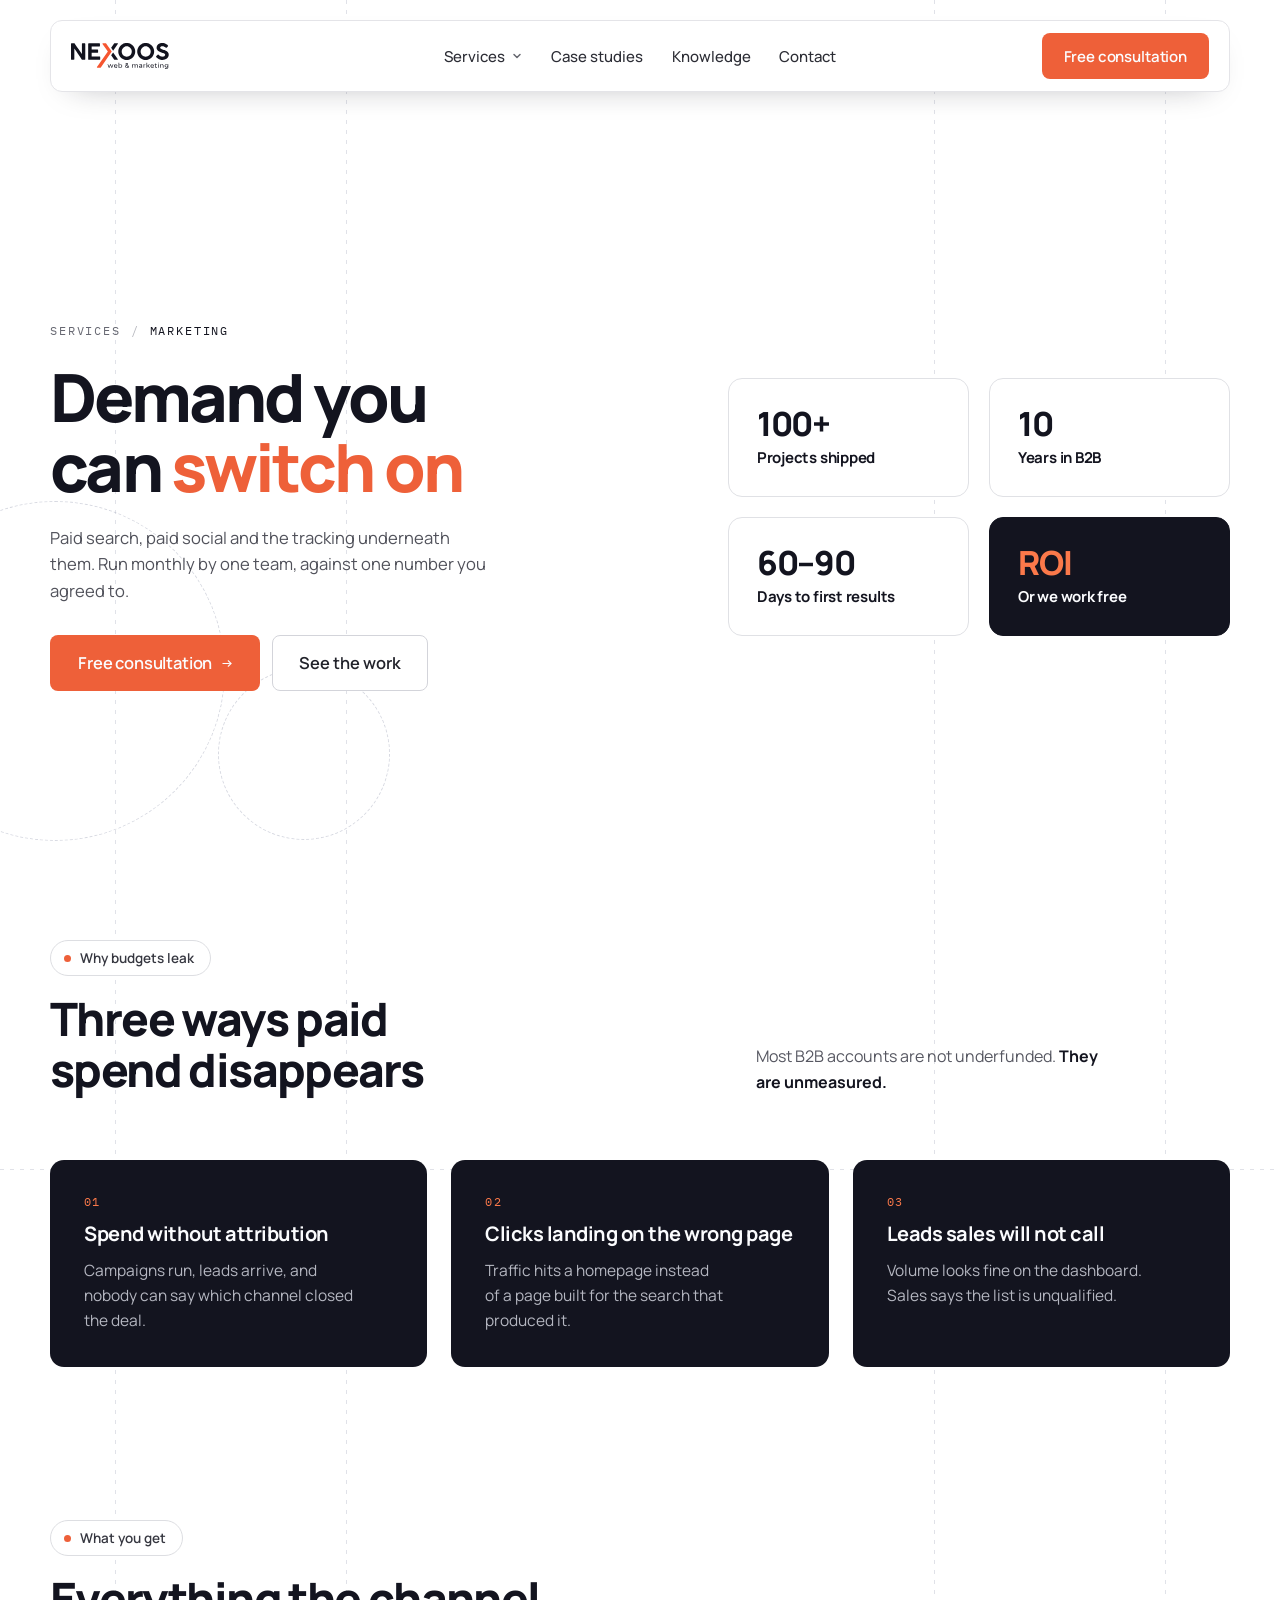
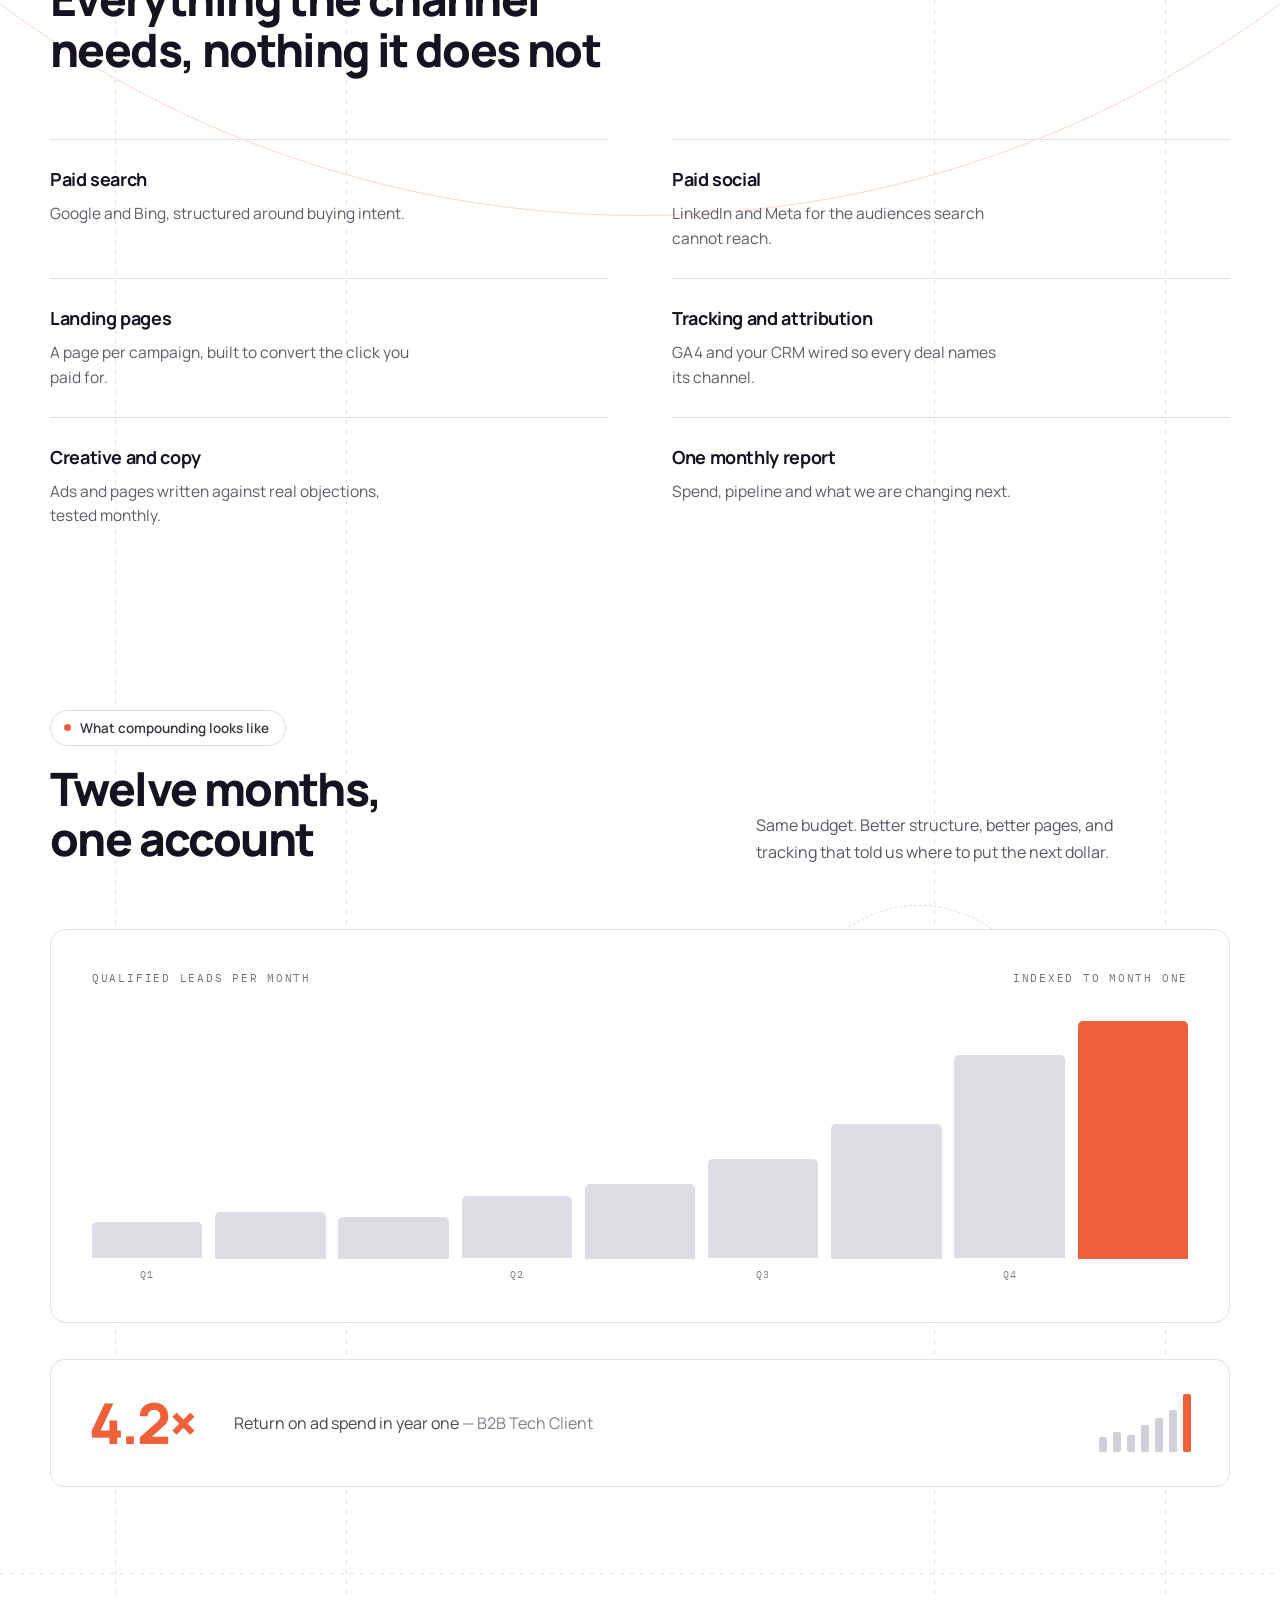
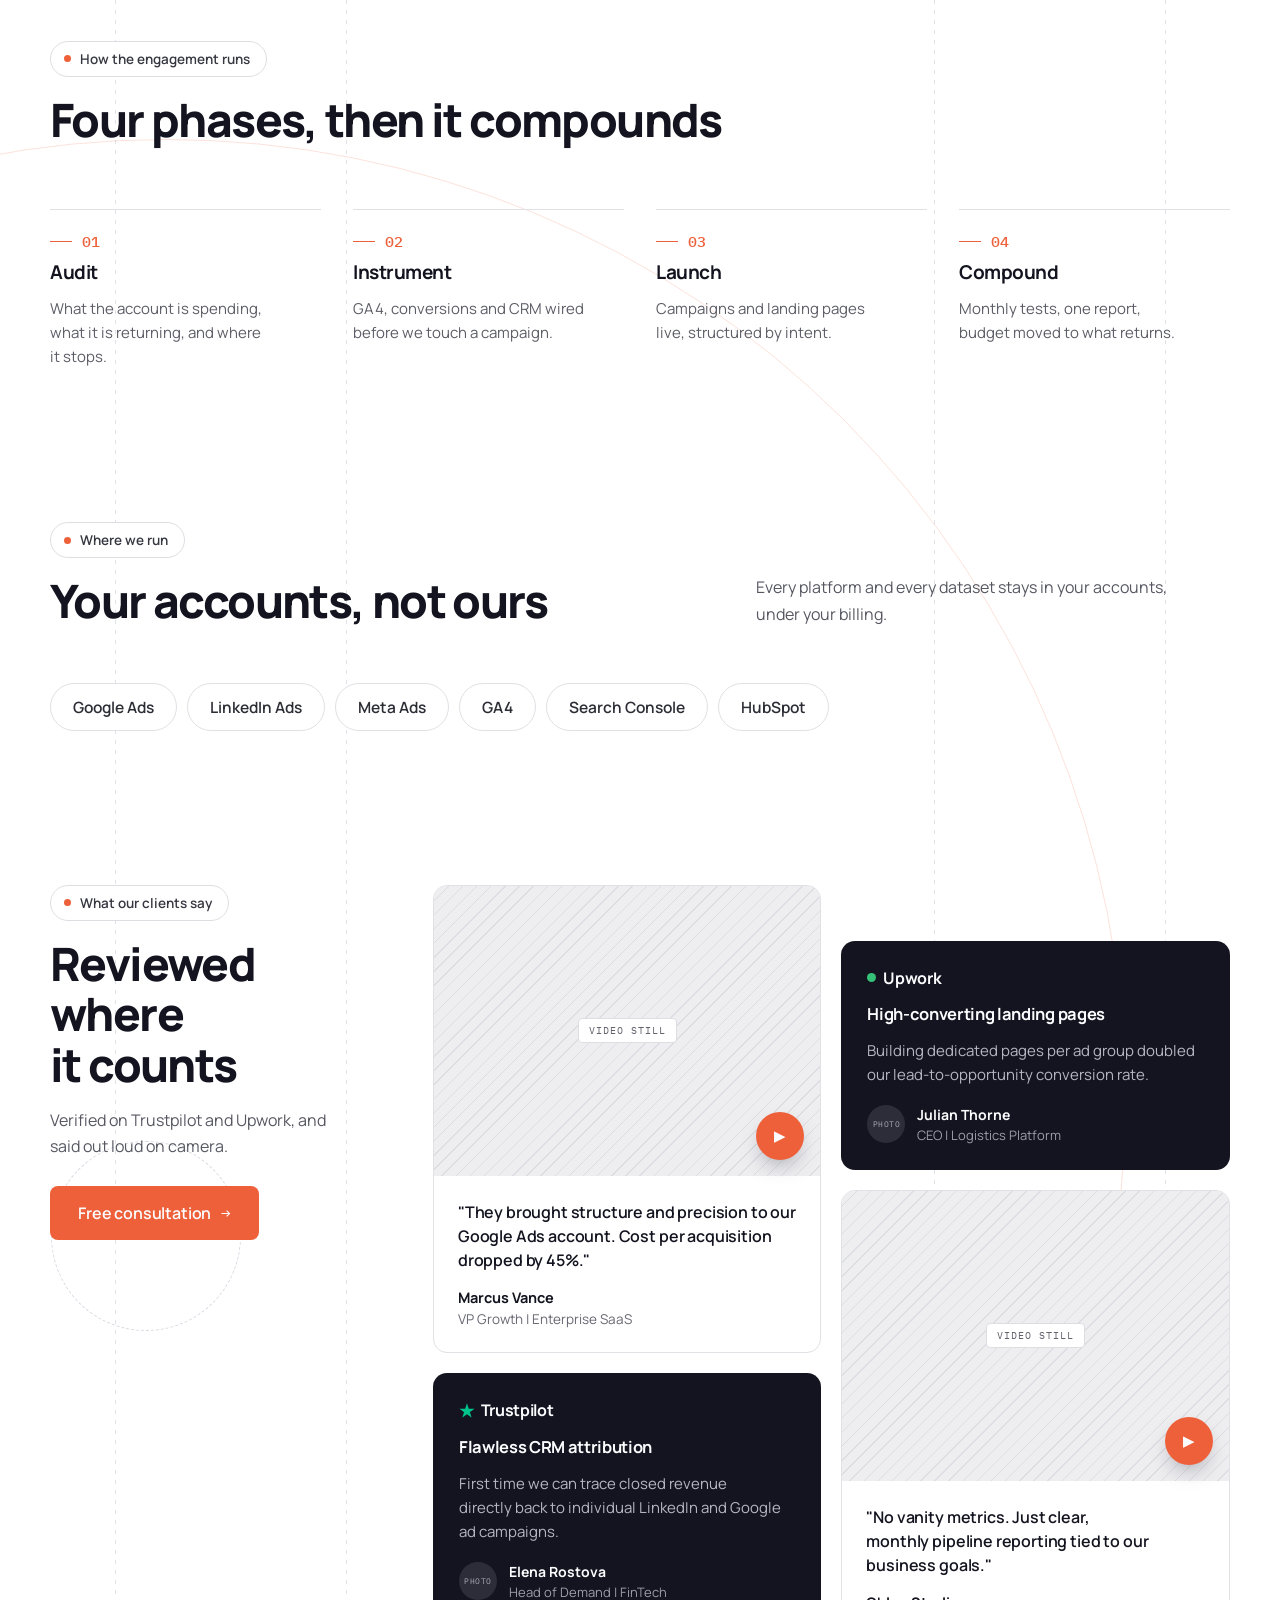
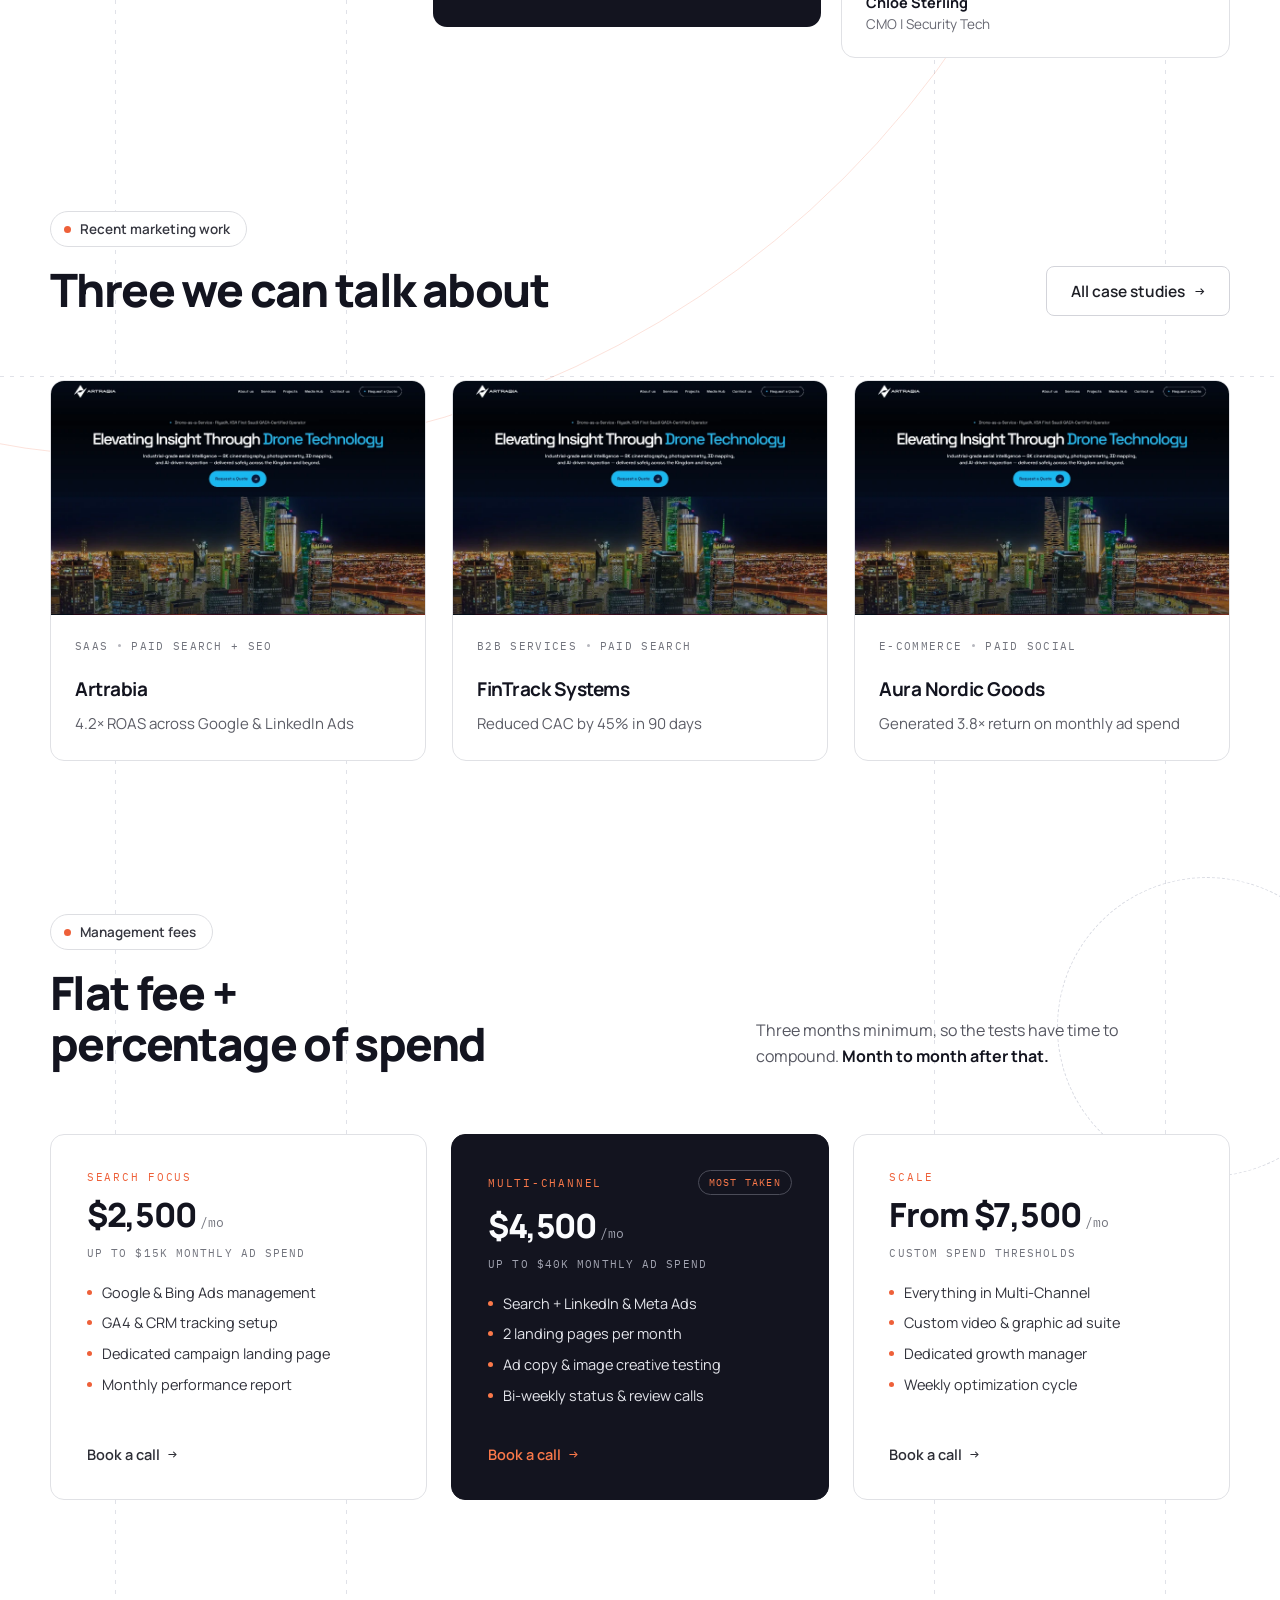
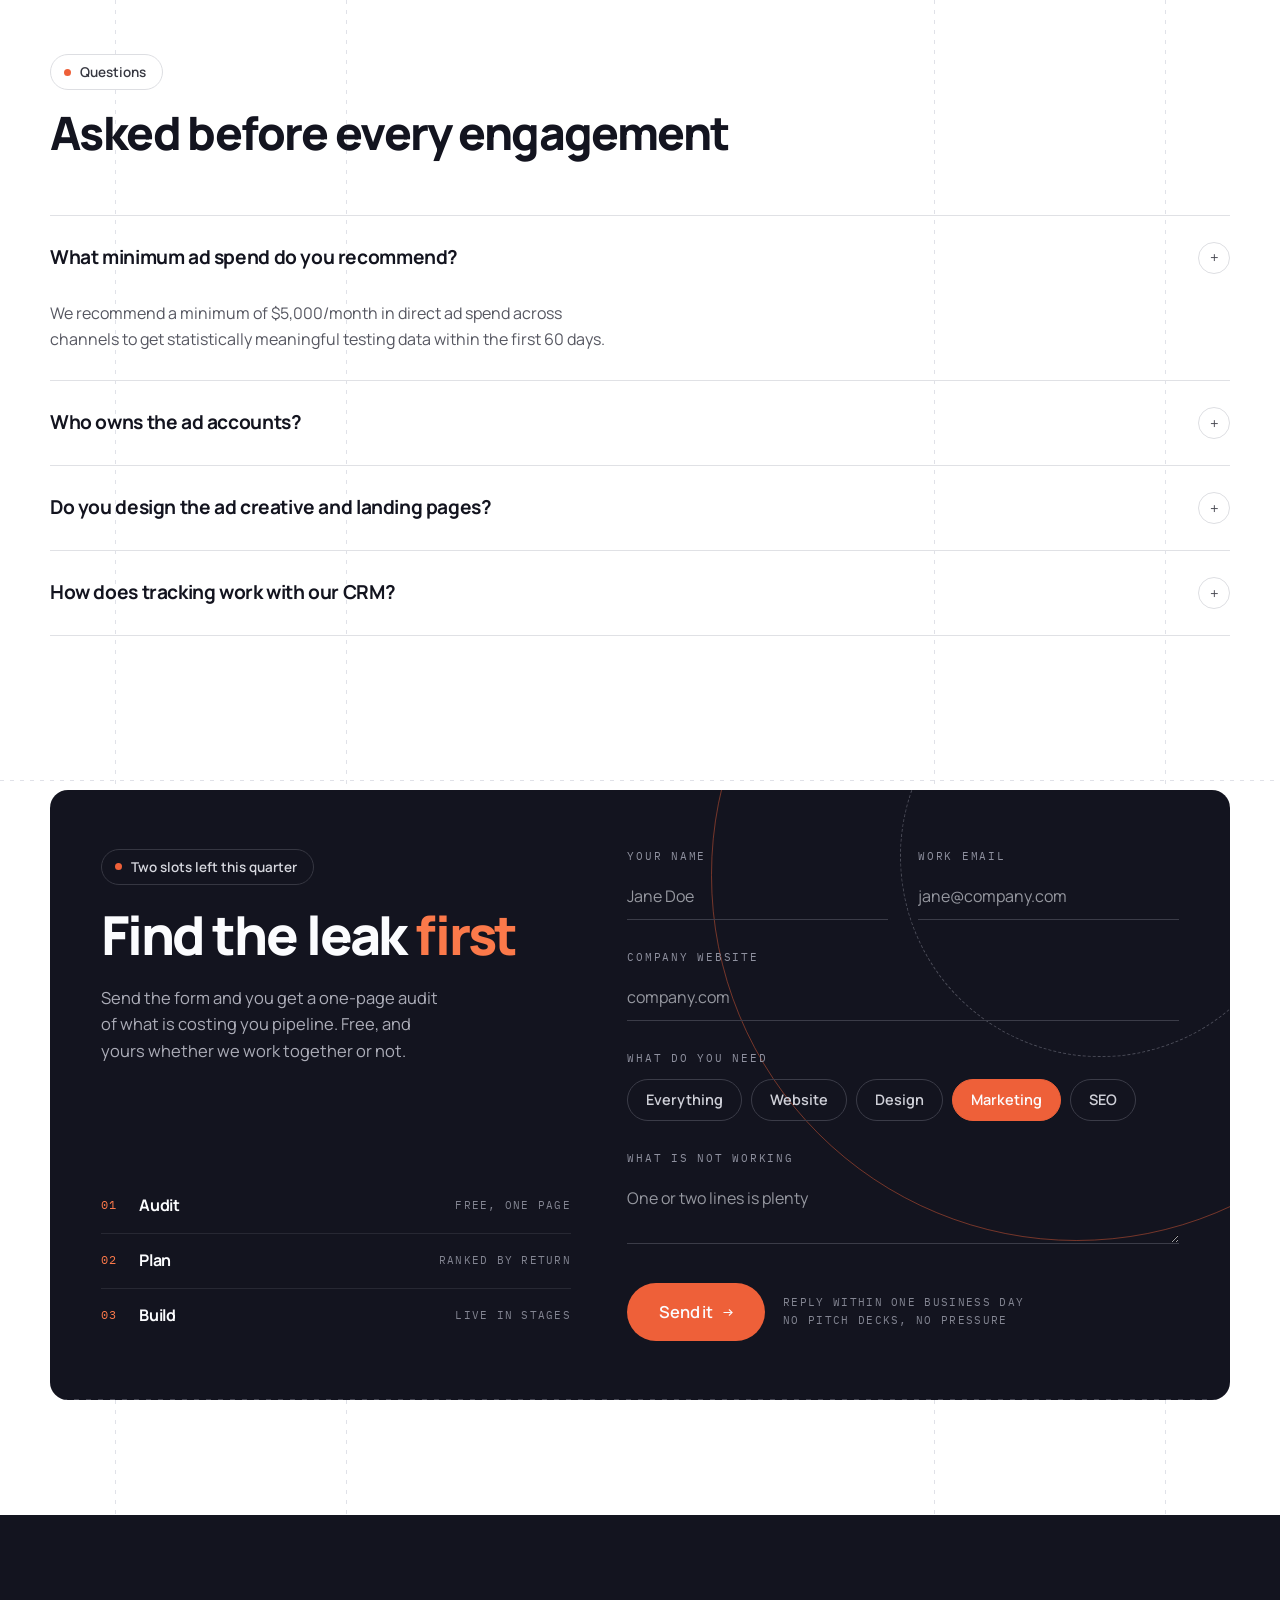
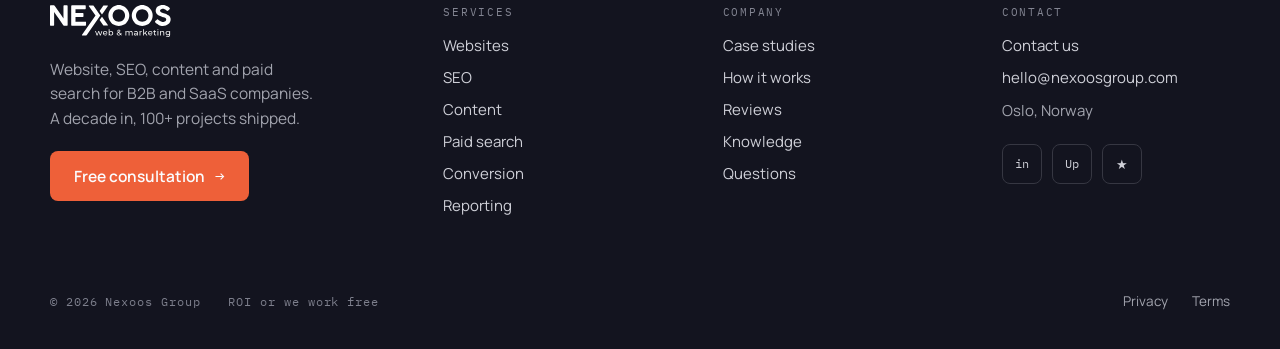
<file: marketing.html>
<!DOCTYPE html>
<html lang="en">
<head>
<meta charset="utf-8">
<meta name="viewport" content="width=device-width, initial-scale=1.0">
<title>Marketing & Paid Search — Nexoos Group</title>
<meta name="description" content="Paid search, paid social and the tracking underneath them. Run monthly by one team, against one number you agreed to.">
<link rel="preconnect" href="https://fonts.googleapis.com">
<link rel="preconnect" href="https://fonts.gstatic.com" crossorigin>
<link href="https://fonts.googleapis.com/css2?family=Manrope:wght@400;500;600;700;800&family=IBM+Plex+Mono:wght@400;500&display=swap" rel="stylesheet">
<link rel="stylesheet" href="header.css">
<style>
*, *::before, *::after { box-sizing: border-box; }
html { -webkit-font-smoothing: antialiased; scroll-behavior: smooth; }
body { margin: 0; background: oklch(1 0 0); color: oklch(0.196 0.021 279); font-family: Manrope, Helvetica, Arial, sans-serif; }
a { color: oklch(0.196 0.021 279); text-decoration: none; transition: color 0.3s ease; }
a:hover { color: oklch(0.665 0.184 36); }
button { transition: background 0.3s ease, color 0.3s ease, border-color 0.3s ease, transform 0.3s ease; }
input::placeholder, textarea::placeholder { color: oklch(0.68 0.012 280); }

/* ═══════════════ MOBILE-FIRST RESPONSIVE DESIGN ═══════════════ */

/* Hero */
[data-nx-whero] { grid-template-columns: minmax(0, 1fr) !important; }
@media (min-width: 900px) {
  [data-nx-whero] { grid-template-columns: minmax(0, 1.1fr) minmax(0, 0.9fr) !important; }
}

/* Stats */
[data-nx-wstats] { grid-template-columns: repeat(2, minmax(0, 1fr)) !important; }

/* Problem cards */
[data-nx-probs] { grid-template-columns: minmax(0, 1fr) !important; }
@media (min-width: 640px) {
  [data-nx-probs] { grid-template-columns: repeat(3, minmax(0, 1fr)) !important; }
}

/* What you get */
[data-nx-get] { grid-template-columns: minmax(0, 1fr) !important; }
@media (min-width: 900px) {
  [data-nx-get] { grid-template-columns: repeat(2, minmax(0, 1fr)) !important; }
}

/* Trend Graph Section */
[data-nx-trend] { height: 200px !important; }
@media (min-width: 760px) {
  [data-nx-trend] { height: 260px !important; }
}

/* Sparkline proof box */
[data-nx-spark] { display: none !important; }
[data-nx-proof] { grid-template-columns: auto minmax(0, 1fr) !important; }
@media (min-width: 760px) {
  [data-nx-spark] { display: flex !important; }
  [data-nx-proof] { grid-template-columns: auto minmax(0, 1fr) auto !important; }
}

/* Build steps */
[data-nx-steps4] { grid-template-columns: minmax(0, 1fr) !important; }
@media (min-width: 600px) {
  [data-nx-steps4] { grid-template-columns: repeat(2, minmax(0, 1fr)) !important; }
}
@media (min-width: 900px) {
  [data-nx-steps4] { grid-template-columns: repeat(4, minmax(0, 1fr)) !important; }
}

/* Reviews grid */
[data-nx-rev] { grid-template-columns: minmax(0, 1fr) !important; }
[data-nx-revgrid] { grid-template-columns: minmax(0, 1fr) !important; }
[data-nx-revcol] { margin-top: 0 !important; }
@media (min-width: 620px) {
  [data-nx-revgrid] { grid-template-columns: repeat(2, minmax(0, 1fr)) !important; }
  [data-nx-revcol] { margin-top: 56px !important; }
}
@media (min-width: 980px) {
  [data-nx-rev] { grid-template-columns: minmax(0, 0.8fr) minmax(0, 2fr) !important; }
}

/* Recent case studies */
[data-nx-wcase] { grid-template-columns: minmax(0, 1fr) !important; }
@media (min-width: 600px) {
  [data-nx-wcase] { grid-template-columns: repeat(2, minmax(0, 1fr)) !important; }
}
@media (min-width: 900px) {
  [data-nx-wcase] { grid-template-columns: repeat(3, minmax(0, 1fr)) !important; }
}

/* Scope & Pricing Tiers */
[data-nx-tiers] { grid-template-columns: minmax(0, 1fr) !important; }
@media (min-width: 640px) {
  [data-nx-tiers] { grid-template-columns: repeat(2, minmax(0, 1fr)) !important; }
}
@media (min-width: 900px) {
  [data-nx-tiers] { grid-template-columns: repeat(3, minmax(0, 1fr)) !important; }
}

/* CTA Contact Section */
[data-nx-cta2] { grid-template-columns: minmax(0, 1fr) !important; }
@media (min-width: 900px) {
  [data-nx-cta2] { grid-template-columns: minmax(0, 0.92fr) minmax(0, 1.08fr) !important; }
}

/* Footer */
@media (max-width: 900px) { [data-nx-foot] { grid-template-columns: repeat(2, minmax(0, 1fr)) !important; } }
@media (max-width: 520px) {
  [data-nx-foot] { grid-template-columns: minmax(0, 1fr) !important; }
  [data-nx-footbar] > span:last-child { margin-left: 0 !important; }
}

/* FAQ accordion */
summary::-webkit-details-marker { display: none; }
summary { list-style: none; }
details[open] > summary > span:last-child { color: oklch(0.665 0.184 36); }

/* ═══════════════ HOVER UTILITIES ═══════════════ */
.btn-hover-orange-dark { transition: background 0.3s ease, color 0.3s ease; }
.btn-hover-orange-dark:hover { background: oklch(0.196 0.021 279) !important; color: oklch(0.99 0.003 280) !important; }

.btn-hover-outline { transition: border-color 0.3s ease, color 0.3s ease; }
.btn-hover-outline:hover { border-color: oklch(0.196 0.021 279) !important; color: oklch(0.196 0.021 279) !important; }

.btn-hover-guar { transition: background 0.3s ease, color 0.3s ease; }
.btn-hover-guar:hover { background: oklch(0.99 0.003 280) !important; color: oklch(0.196 0.021 279) !important; }

.btn-hover-social { transition: border-color 0.3s ease, color 0.3s ease; }
.btn-hover-social:hover { border-color: oklch(0.665 0.184 36) !important; color: oklch(0.665 0.184 36) !important; }

.case-card-link { transition: opacity 0.3s ease; }
.case-card-link:hover { opacity: 0.92; }

/* ═══════════════ SCROLL ANIMATIONS ═══════════════ */
[data-reveal] {
  opacity: 0; transform: translateY(32px);
  transition: opacity 0.7s cubic-bezier(0.16, 1, 0.3, 1), transform 0.7s cubic-bezier(0.16, 1, 0.3, 1);
}
[data-reveal].is-visible { opacity: 1; transform: translateY(0); }

@media (prefers-reduced-motion: reduce) {
  [data-reveal] { opacity: 1 !important; transform: none !important; transition: none !important; }
}
</style>
</head>
<body>
<div style="position: relative; background: oklch(1 0 0); min-height: 100vh; overflow-x: clip">

  <!-- ═══════════════ DECORATIVE GRID ═══════════════ -->
  <div aria-hidden="true" style="position: absolute; inset: 0; overflow: hidden; pointer-events: none">
    <div style="position: absolute; left: 9%; top: 0; bottom: 0; width: 1px; background-image: repeating-linear-gradient(to bottom, oklch(0.72 0.03 275 / 0.32) 0 4px, transparent 4px 10px)"></div>
    <div style="position: absolute; left: 27%; top: 0; bottom: 0; width: 1px; background-image: repeating-linear-gradient(to bottom, oklch(0.72 0.03 275 / 0.32) 0 4px, transparent 4px 10px)"></div>
    <div style="position: absolute; left: 73%; top: 0; bottom: 0; width: 1px; background-image: repeating-linear-gradient(to bottom, oklch(0.72 0.03 275 / 0.32) 0 4px, transparent 4px 10px)"></div>
    <div style="position: absolute; left: 91%; top: 0; bottom: 0; width: 1px; background-image: repeating-linear-gradient(to bottom, oklch(0.72 0.03 275 / 0.32) 0 4px, transparent 4px 10px)"></div>
    <div style="position: absolute; left: 0; right: 0; top: 14%; height: 1px; background-image: repeating-linear-gradient(to right, oklch(0.72 0.03 275 / 0.32) 0 4px, transparent 4px 10px)"></div>
    <div style="position: absolute; left: 0; right: 0; top: 38%; height: 1px; background-image: repeating-linear-gradient(to right, oklch(0.72 0.03 275 / 0.32) 0 4px, transparent 4px 10px)"></div>
    <div style="position: absolute; left: 0; right: 0; top: 62%; height: 1px; background-image: repeating-linear-gradient(to right, oklch(0.72 0.03 275 / 0.32) 0 4px, transparent 4px 10px)"></div>
    <div style="position: absolute; left: 0; right: 0; top: 86%; height: 1px; background-image: repeating-linear-gradient(to right, oklch(0.72 0.03 275 / 0.32) 0 4px, transparent 4px 10px)"></div>
    <div style="position: absolute; left: -9%; top: 6%; width: 340px; height: 340px; border-radius: 50%; border: 1px dashed oklch(0.72 0.03 275 / 0.42)"></div>
    <div style="position: absolute; left: 17%; top: 8%; width: 172px; height: 172px; border-radius: 50%; border: 1px dashed oklch(0.72 0.03 275 / 0.42)"></div>
    <div style="position: absolute; left: 62%; top: 30%; width: 250px; height: 250px; border-radius: 50%; border: 1px dashed oklch(0.72 0.03 275 / 0.42)"></div>
    <div style="position: absolute; left: 4%; top: 52%; width: 190px; height: 190px; border-radius: 50%; border: 1px dashed oklch(0.72 0.03 275 / 0.42)"></div>
    <div style="position: absolute; right: -6%; top: 68%; width: 300px; height: 300px; border-radius: 50%; border: 1px dashed oklch(0.72 0.03 275 / 0.42)"></div>
    <div style="position: absolute; left: 22%; top: 88%; width: 160px; height: 160px; border-radius: 50%; border: 1px dashed oklch(0.72 0.03 275 / 0.42)"></div>
    <div style="position: absolute; right: -34%; top: -4%; width: 168%; aspect-ratio: 1; border-radius: 50%; border: 1px solid oklch(0.665 0.184 36 / 0.26)"></div>
    <div style="position: absolute; left: -62%; top: 40%; width: 150%; aspect-ratio: 1; border-radius: 50%; border: 1px solid oklch(0.665 0.184 36 / 0.18)"></div>
  </div>

  <!-- HEADER (injected by header.js) -->
  <div id="nx-header"></div>

  <!-- ═══════════════ 1. HERO ═══════════════ -->
  <section id="top" data-reveal style="position: relative; z-index: 1; min-height: calc(100vh - 110px); display: flex; align-items: center">
    <div style="width: 100%; max-width: 1260px; margin: 0 auto; padding: clamp(48px, 7vw, 96px) clamp(16px, 4vw, 40px)">
      <div data-nx-whero="" style="display: grid; gap: clamp(36px, 5vw, 80px); align-items: center">
      <div style="display: flex; flex-direction: column; align-items: flex-start; gap: 24px">
        <span style="display: inline-flex; align-items: center; gap: 10px; font-family: 'IBM Plex Mono', monospace; font-size: 11.5px; letter-spacing: 0.16em; text-transform: uppercase; color: oklch(0.52 0.015 280)">
          <a href="services.html" style="color: oklch(0.52 0.015 280)">Services</a>
          <span style="color: oklch(0.78 0.01 280)">/</span>
          <span style="color: oklch(0.196 0.021 279)">Marketing</span>
        </span>
        <h1 style="margin: 0; max-width: 17ch; font-size: clamp(38px, 5.2vw, 72px); line-height: 1.04; letter-spacing: -0.04em; font-weight: 800; text-wrap: balance; color: oklch(0.196 0.021 279)">Demand you can <span style="color: oklch(0.665 0.184 36)">switch on</span></h1>
        <p style="margin: 0; max-width: 46ch; font-size: clamp(16.5px, 1.3vw, 19px); line-height: 1.6; color: oklch(0.44 0.015 280); text-wrap: pretty">Paid search, paid social and the tracking underneath them. Run monthly by one team, against one number you agreed to.</p>
        <div style="margin-top: 6px; display: flex; flex-wrap: wrap; align-items: center; gap: 12px">
          <a href="#contact" class="btn-hover-orange-dark" style="display: inline-flex; align-items: center; gap: 10px; height: 56px; padding: 0 28px; border-radius: 8px; background: oklch(0.665 0.184 36); color: oklch(0.99 0.003 280); font-size: 16.5px; font-weight: 600; letter-spacing: -0.01em">
            Free consultation
            <span style="font-family: 'IBM Plex Mono', monospace; font-weight: 400">→</span>
          </a>
          <a href="case-studies.html" class="btn-hover-outline" style="display: inline-flex; align-items: center; height: 56px; padding: 0 26px; border-radius: 8px; border: 1px solid oklch(0.87 0.008 280); background: oklch(1 0 0); color: oklch(0.26 0.015 280); font-size: 16.5px; font-weight: 600">See the work</a>
        </div>
      </div>

      <div data-nx-wstats="" style="display: grid; gap: clamp(14px, 1.6vw, 20px)">
        <div style="display: flex; flex-direction: column; gap: 7px; padding: clamp(20px, 2.2vw, 28px); border: 1px solid oklch(0.91 0.006 280); border-radius: 14px; background: oklch(1 0 0)">
          <span style="font-size: clamp(26px, 2.6vw, 34px); font-weight: 800; letter-spacing: -0.035em; line-height: 1; color: oklch(0.196 0.021 279)">100+</span>
          <span style="font-size: 15px; font-weight: 700; letter-spacing: -0.015em; color: oklch(0.196 0.021 279)">Projects shipped</span>
        </div>
        <div style="display: flex; flex-direction: column; gap: 7px; padding: clamp(20px, 2.2vw, 28px); border: 1px solid oklch(0.91 0.006 280); border-radius: 14px; background: oklch(1 0 0)">
          <span style="font-size: clamp(26px, 2.6vw, 34px); font-weight: 800; letter-spacing: -0.035em; line-height: 1; color: oklch(0.196 0.021 279)">10</span>
          <span style="font-size: 15px; font-weight: 700; letter-spacing: -0.015em; color: oklch(0.196 0.021 279)">Years in B2B</span>
        </div>
        <div style="display: flex; flex-direction: column; gap: 7px; padding: clamp(20px, 2.2vw, 28px); border: 1px solid oklch(0.91 0.006 280); border-radius: 14px; background: oklch(1 0 0)">
          <span style="font-size: clamp(26px, 2.6vw, 34px); font-weight: 800; letter-spacing: -0.035em; line-height: 1; color: oklch(0.196 0.021 279)">60–90</span>
          <span style="font-size: 15px; font-weight: 700; letter-spacing: -0.015em; color: oklch(0.196 0.021 279)">Days to first results</span>
        </div>
        <div style="display: flex; flex-direction: column; gap: 7px; padding: clamp(20px, 2.2vw, 28px); border: 1px solid oklch(0.196 0.021 279); border-radius: 14px; background: oklch(0.196 0.021 279)">
          <span style="font-size: clamp(26px, 2.6vw, 34px); font-weight: 800; letter-spacing: -0.035em; line-height: 1; color: oklch(0.72 0.17 40)">ROI</span>
          <span style="font-size: 15px; font-weight: 700; letter-spacing: -0.015em; color: oklch(0.99 0.003 280)">Or we work free</span>
        </div>
      </div>
      </div>
    </div>
  </section>

  <!-- ═══════════════ 2. WHY BUDGETS LEAK ═══════════════ -->
  <section id="problem" data-reveal style="position: relative; z-index: 1">
    <div style="max-width: 1260px; margin: 0 auto; padding: clamp(20px, 3vw, 40px) clamp(16px, 4vw, 40px) clamp(64px, 9vw, 120px)">
      <div data-nx-gaps-head="" style="display: grid; grid-template-columns: minmax(0, 1.15fr) minmax(0, 0.85fr); gap: clamp(24px, 5vw, 72px); align-items: end">
        <div style="display: flex; flex-direction: column; align-items: flex-start; gap: 18px; max-width: 52ch">
          <span style="display: inline-flex; align-items: center; gap: 9px; padding: 8px 16px 8px 13px; border: 1px solid oklch(0.9 0.006 280); border-radius: 999px; background: oklch(1 0 0); font-size: 13.5px; font-weight: 600; color: oklch(0.34 0.015 280)">
            <span style="width: 7px; height: 7px; border-radius: 50%; background: oklch(0.665 0.184 36); display: block"></span>
            Why budgets leak
          </span>
          <h2 style="margin: 0; max-width: 22ch; font-size: clamp(28px, 3.6vw, 46px); line-height: 1.1; letter-spacing: -0.035em; font-weight: 800; text-wrap: balance; color: oklch(0.196 0.021 279)">Three ways paid spend disappears</h2>
        </div>
        <p style="margin: 0; max-width: 42ch; font-size: 16px; line-height: 1.65; color: oklch(0.46 0.015 280); text-wrap: pretty">Most B2B accounts are not underfunded. <strong style="font-weight: 700; color: oklch(0.196 0.021 279)">They are unmeasured.</strong></p>
      </div>

      <div data-nx-probs="" style="margin-top: clamp(40px, 5vw, 64px); display: grid; gap: clamp(16px, 2vw, 24px)">
        <div style="display: flex; flex-direction: column; gap: 12px; padding: clamp(26px, 2.8vw, 34px); border-radius: 14px; background: oklch(0.196 0.021 279)">
          <span style="font-family: 'IBM Plex Mono', monospace; font-size: 12px; letter-spacing: 0.1em; color: oklch(0.72 0.17 40)">01</span>
          <h3 style="margin: 0; font-size: 20px; font-weight: 700; letter-spacing: -0.025em; line-height: 1.28; color: oklch(0.99 0.003 280)">Spend without attribution</h3>
          <p style="margin: 0; max-width: 32ch; font-size: 15.5px; line-height: 1.6; color: oklch(0.78 0.015 280); text-wrap: pretty">Campaigns run, leads arrive, and nobody can say which channel closed the deal.</p>
        </div>
        <div style="display: flex; flex-direction: column; gap: 12px; padding: clamp(26px, 2.8vw, 34px); border-radius: 14px; background: oklch(0.196 0.021 279)">
          <span style="font-family: 'IBM Plex Mono', monospace; font-size: 12px; letter-spacing: 0.1em; color: oklch(0.72 0.17 40)">02</span>
          <h3 style="margin: 0; font-size: 20px; font-weight: 700; letter-spacing: -0.025em; line-height: 1.28; color: oklch(0.99 0.003 280)">Clicks landing on the wrong page</h3>
          <p style="margin: 0; max-width: 32ch; font-size: 15.5px; line-height: 1.6; color: oklch(0.78 0.015 280); text-wrap: pretty">Traffic hits a homepage instead of a page built for the search that produced it.</p>
        </div>
        <div style="display: flex; flex-direction: column; gap: 12px; padding: clamp(26px, 2.8vw, 34px); border-radius: 14px; background: oklch(0.196 0.021 279)">
          <span style="font-family: 'IBM Plex Mono', monospace; font-size: 12px; letter-spacing: 0.1em; color: oklch(0.72 0.17 40)">03</span>
          <h3 style="margin: 0; font-size: 20px; font-weight: 700; letter-spacing: -0.025em; line-height: 1.28; color: oklch(0.99 0.003 280)">Leads sales will not call</h3>
          <p style="margin: 0; max-width: 32ch; font-size: 15.5px; line-height: 1.6; color: oklch(0.78 0.015 280); text-wrap: pretty">Volume looks fine on the dashboard. Sales says the list is unqualified.</p>
        </div>
      </div>
    </div>
  </section>

  <!-- ═══════════════ 3. WHAT YOU GET ═══════════════ -->
  <section id="get" data-reveal style="position: relative; z-index: 1">
    <div style="max-width: 1260px; margin: 0 auto; padding: clamp(20px, 3vw, 40px) clamp(16px, 4vw, 40px) clamp(64px, 9vw, 120px)">
      <div style="display: flex; flex-direction: column; align-items: flex-start; gap: 18px">
        <span style="display: inline-flex; align-items: center; gap: 9px; padding: 8px 16px 8px 13px; border: 1px solid oklch(0.9 0.006 280); border-radius: 999px; background: oklch(1 0 0); font-size: 13.5px; font-weight: 600; color: oklch(0.34 0.015 280)">
          <span style="width: 7px; height: 7px; border-radius: 50%; background: oklch(0.665 0.184 36); display: block"></span>
          What you get
        </span>
        <h2 style="margin: 0; max-width: 22ch; font-size: clamp(28px, 3.6vw, 46px); line-height: 1.1; letter-spacing: -0.035em; font-weight: 800; text-wrap: balance; color: oklch(0.196 0.021 279)">Everything the channel needs, nothing it does not</h2>
      </div>

      <div data-nx-get="" style="margin-top: clamp(40px, 5vw, 64px); display: grid; gap: 0 clamp(32px, 5vw, 80px)">
        <div style="display: flex; flex-direction: column; gap: 9px; padding: clamp(22px, 2.4vw, 28px) 0; border-top: 1px solid oklch(0.91 0.006 280)">
          <h3 style="margin: 0; font-size: 18px; font-weight: 700; letter-spacing: -0.02em; line-height: 1.3; color: oklch(0.196 0.021 279)">Paid search</h3>
          <p style="margin: 0; max-width: 40ch; font-size: 15.5px; line-height: 1.6; color: oklch(0.48 0.015 280); text-wrap: pretty">Google and Bing, structured around buying intent.</p>
        </div>
        <div style="display: flex; flex-direction: column; gap: 9px; padding: clamp(22px, 2.4vw, 28px) 0; border-top: 1px solid oklch(0.91 0.006 280)">
          <h3 style="margin: 0; font-size: 18px; font-weight: 700; letter-spacing: -0.02em; line-height: 1.3; color: oklch(0.196 0.021 279)">Paid social</h3>
          <p style="margin: 0; max-width: 40ch; font-size: 15.5px; line-height: 1.6; color: oklch(0.48 0.015 280); text-wrap: pretty">LinkedIn and Meta for the audiences search cannot reach.</p>
        </div>
        <div style="display: flex; flex-direction: column; gap: 9px; padding: clamp(22px, 2.4vw, 28px) 0; border-top: 1px solid oklch(0.91 0.006 280)">
          <h3 style="margin: 0; font-size: 18px; font-weight: 700; letter-spacing: -0.02em; line-height: 1.3; color: oklch(0.196 0.021 279)">Landing pages</h3>
          <p style="margin: 0; max-width: 40ch; font-size: 15.5px; line-height: 1.6; color: oklch(0.48 0.015 280); text-wrap: pretty">A page per campaign, built to convert the click you paid for.</p>
        </div>
        <div style="display: flex; flex-direction: column; gap: 9px; padding: clamp(22px, 2.4vw, 28px) 0; border-top: 1px solid oklch(0.91 0.006 280)">
          <h3 style="margin: 0; font-size: 18px; font-weight: 700; letter-spacing: -0.02em; line-height: 1.3; color: oklch(0.196 0.021 279)">Tracking and attribution</h3>
          <p style="margin: 0; max-width: 40ch; font-size: 15.5px; line-height: 1.6; color: oklch(0.48 0.015 280); text-wrap: pretty">GA4 and your CRM wired so every deal names its channel.</p>
        </div>
        <div style="display: flex; flex-direction: column; gap: 9px; padding: clamp(22px, 2.4vw, 28px) 0; border-top: 1px solid oklch(0.91 0.006 280)">
          <h3 style="margin: 0; font-size: 18px; font-weight: 700; letter-spacing: -0.02em; line-height: 1.3; color: oklch(0.196 0.021 279)">Creative and copy</h3>
          <p style="margin: 0; max-width: 40ch; font-size: 15.5px; line-height: 1.6; color: oklch(0.48 0.015 280); text-wrap: pretty">Ads and pages written against real objections, tested monthly.</p>
        </div>
        <div style="display: flex; flex-direction: column; gap: 9px; padding: clamp(22px, 2.4vw, 28px) 0; border-top: 1px solid oklch(0.91 0.006 280)">
          <h3 style="margin: 0; font-size: 18px; font-weight: 700; letter-spacing: -0.02em; line-height: 1.3; color: oklch(0.196 0.021 279)">One monthly report</h3>
          <p style="margin: 0; max-width: 40ch; font-size: 15.5px; line-height: 1.6; color: oklch(0.48 0.015 280); text-wrap: pretty">Spend, pipeline and what we are changing next.</p>
        </div>
      </div>
    </div>
  </section>

  <!-- ═══════════════ 4. TREND COMPOUNDING ═══════════════ -->
  <section id="rebuild" data-reveal style="position: relative; z-index: 1">
    <div style="max-width: 1260px; margin: 0 auto; padding: clamp(20px, 3vw, 40px) clamp(16px, 4vw, 40px) clamp(64px, 9vw, 120px)">
      <div data-nx-gaps-head="" style="display: grid; grid-template-columns: minmax(0, 1.15fr) minmax(0, 0.85fr); gap: clamp(24px, 5vw, 72px); align-items: end">
        <div style="display: flex; flex-direction: column; align-items: flex-start; gap: 18px; max-width: 52ch">
          <span style="display: inline-flex; align-items: center; gap: 9px; padding: 8px 16px 8px 13px; border: 1px solid oklch(0.9 0.006 280); border-radius: 999px; background: oklch(1 0 0); font-size: 13.5px; font-weight: 600; color: oklch(0.34 0.015 280)">
            <span style="width: 7px; height: 7px; border-radius: 50%; background: oklch(0.665 0.184 36); display: block"></span>
            What compounding looks like
          </span>
          <h2 style="margin: 0; max-width: 22ch; font-size: clamp(28px, 3.6vw, 46px); line-height: 1.1; letter-spacing: -0.035em; font-weight: 800; text-wrap: balance; color: oklch(0.196 0.021 279)">Twelve months, one account</h2>
        </div>
        <p style="margin: 0; max-width: 42ch; font-size: 16px; line-height: 1.65; color: oklch(0.46 0.015 280); text-wrap: pretty">Same budget. Better structure, better pages, and tracking that told us where to put the next dollar.</p>
      </div>

      <div style="margin-top: clamp(40px, 5vw, 64px); padding: clamp(28px, 3.2vw, 44px); border: 1px solid oklch(0.91 0.006 280); border-radius: 16px; background: oklch(1 0 0)">
        <div style="display: flex; flex-wrap: wrap; align-items: baseline; justify-content: space-between; gap: 12px 24px">
          <span style="font-family: 'IBM Plex Mono', monospace; font-size: 11px; letter-spacing: 0.16em; text-transform: uppercase; color: oklch(0.56 0.015 280)">Qualified leads per month</span>
          <span style="font-family: 'IBM Plex Mono', monospace; font-size: 11px; letter-spacing: 0.16em; text-transform: uppercase; color: oklch(0.56 0.015 280)">Indexed to month one</span>
        </div>
        <div data-nx-trend="" style="margin-top: clamp(24px, 3vw, 36px); height: 260px; display: flex; align-items: flex-end; gap: clamp(6px, 1vw, 14px)">
          <div style="flex: 1; display: flex; flex-direction: column; align-items: center; gap: 10px; height: 100%; justify-content: flex-end">
            <span style="width: 100%; height: 14%; border-radius: 5px 5px 0 0; background: oklch(0.9 0.008 280); display: block"></span>
            <span style="font-family: 'IBM Plex Mono', monospace; font-size: 10px; letter-spacing: 0.1em; color: oklch(0.6 0.015 280); min-height: 12px">Q1</span>
          </div>
          <div style="flex: 1; display: flex; flex-direction: column; align-items: center; gap: 10px; height: 100%; justify-content: flex-end">
            <span style="width: 100%; height: 18%; border-radius: 5px 5px 0 0; background: oklch(0.9 0.008 280); display: block"></span>
            <span style="font-family: 'IBM Plex Mono', monospace; font-size: 10px; letter-spacing: 0.1em; color: oklch(0.6 0.015 280); min-height: 12px"></span>
          </div>
          <div style="flex: 1; display: flex; flex-direction: column; align-items: center; gap: 10px; height: 100%; justify-content: flex-end">
            <span style="width: 100%; height: 16%; border-radius: 5px 5px 0 0; background: oklch(0.9 0.008 280); display: block"></span>
            <span style="font-family: 'IBM Plex Mono', monospace; font-size: 10px; letter-spacing: 0.1em; color: oklch(0.6 0.015 280); min-height: 12px"></span>
          </div>
          <div style="flex: 1; display: flex; flex-direction: column; align-items: center; gap: 10px; height: 100%; justify-content: flex-end">
            <span style="width: 100%; height: 24%; border-radius: 5px 5px 0 0; background: oklch(0.9 0.008 280); display: block"></span>
            <span style="font-family: 'IBM Plex Mono', monospace; font-size: 10px; letter-spacing: 0.1em; color: oklch(0.6 0.015 280); min-height: 12px">Q2</span>
          </div>
          <div style="flex: 1; display: flex; flex-direction: column; align-items: center; gap: 10px; height: 100%; justify-content: flex-end">
            <span style="width: 100%; height: 29%; border-radius: 5px 5px 0 0; background: oklch(0.9 0.008 280); display: block"></span>
            <span style="font-family: 'IBM Plex Mono', monospace; font-size: 10px; letter-spacing: 0.1em; color: oklch(0.6 0.015 280); min-height: 12px"></span>
          </div>
          <div style="flex: 1; display: flex; flex-direction: column; align-items: center; gap: 10px; height: 100%; justify-content: flex-end">
            <span style="width: 100%; height: 38%; border-radius: 5px 5px 0 0; background: oklch(0.9 0.008 280); display: block"></span>
            <span style="font-family: 'IBM Plex Mono', monospace; font-size: 10px; letter-spacing: 0.1em; color: oklch(0.6 0.015 280); min-height: 12px">Q3</span>
          </div>
          <div style="flex: 1; display: flex; flex-direction: column; align-items: center; gap: 10px; height: 100%; justify-content: flex-end">
            <span style="width: 100%; height: 52%; border-radius: 5px 5px 0 0; background: oklch(0.9 0.008 280); display: block"></span>
            <span style="font-family: 'IBM Plex Mono', monospace; font-size: 10px; letter-spacing: 0.1em; color: oklch(0.6 0.015 280); min-height: 12px"></span>
          </div>
          <div style="flex: 1; display: flex; flex-direction: column; align-items: center; gap: 10px; height: 100%; justify-content: flex-end">
            <span style="width: 100%; height: 78%; border-radius: 5px 5px 0 0; background: oklch(0.9 0.008 280); display: block"></span>
            <span style="font-family: 'IBM Plex Mono', monospace; font-size: 10px; letter-spacing: 0.1em; color: oklch(0.6 0.015 280); min-height: 12px">Q4</span>
          </div>
          <div style="flex: 1; display: flex; flex-direction: column; align-items: center; gap: 10px; height: 100%; justify-content: flex-end">
            <span style="width: 100%; height: 100%; border-radius: 5px 5px 0 0; background: oklch(0.665 0.184 36); display: block"></span>
            <span style="font-family: 'IBM Plex Mono', monospace; font-size: 10px; letter-spacing: 0.1em; color: oklch(0.6 0.015 280); min-height: 12px"></span>
          </div>
        </div>
      </div>

      <div data-nx-proof="" style="margin-top: clamp(24px, 3vw, 36px); display: grid; gap: clamp(20px, 3vw, 44px); align-items: center; padding: clamp(24px, 2.8vw, 34px) clamp(24px, 3vw, 40px); border: 1px solid oklch(0.91 0.006 280); border-radius: 14px; background: oklch(1 0 0)">
        <span style="font-size: clamp(38px, 4.4vw, 58px); font-weight: 800; letter-spacing: -0.04em; line-height: 1; color: oklch(0.665 0.184 36)">4.2×</span>
        <span style="font-size: 16px; line-height: 1.55; color: oklch(0.4 0.015 280); text-wrap: pretty">Return on ad spend in year one <span style="color: oklch(0.6 0.015 280)">— B2B Tech Client</span></span>
        <span data-nx-spark="" style="height: 58px; display: flex; align-items: flex-end; gap: 6px">
          <span style="width: 8px; height: 26%; border-radius: 2px; background: oklch(0.86 0.01 280); display: block"></span>
          <span style="width: 8px; height: 34%; border-radius: 2px; background: oklch(0.86 0.01 280); display: block"></span>
          <span style="width: 8px; height: 30%; border-radius: 2px; background: oklch(0.86 0.01 280); display: block"></span>
          <span style="width: 8px; height: 46%; border-radius: 2px; background: oklch(0.86 0.01 280); display: block"></span>
          <span style="width: 8px; height: 58%; border-radius: 2px; background: oklch(0.86 0.01 280); display: block"></span>
          <span style="width: 8px; height: 72%; border-radius: 2px; background: oklch(0.86 0.01 280); display: block"></span>
          <span style="width: 8px; height: 100%; border-radius: 2px; background: oklch(0.665 0.184 36); display: block"></span>
        </span>
      </div>
    </div>
  </section>

  <!-- ═══════════════ 5. HOW IT RUNS ═══════════════ -->
  <section id="build" data-reveal style="position: relative; z-index: 1">
    <div style="max-width: 1260px; margin: 0 auto; padding: clamp(20px, 3vw, 40px) clamp(16px, 4vw, 40px) clamp(64px, 9vw, 120px)">
      <div style="display: flex; flex-direction: column; align-items: flex-start; gap: 18px">
        <span style="display: inline-flex; align-items: center; gap: 9px; padding: 8px 16px 8px 13px; border: 1px solid oklch(0.9 0.006 280); border-radius: 999px; background: oklch(1 0 0); font-size: 13.5px; font-weight: 600; color: oklch(0.34 0.015 280)">
          <span style="width: 7px; height: 7px; border-radius: 50%; background: oklch(0.665 0.184 36); display: block"></span>
          How the engagement runs
        </span>
        <h2 style="margin: 0; max-width: 22ch; font-size: clamp(28px, 3.6vw, 46px); line-height: 1.1; letter-spacing: -0.035em; font-weight: 800; text-wrap: balance; color: oklch(0.196 0.021 279)">Four phases, then it compounds</h2>
      </div>

      <div data-nx-steps4="" style="margin-top: clamp(40px, 5vw, 64px); display: grid; gap: clamp(20px, 2.6vw, 32px)">
        <div style="display: flex; flex-direction: column; gap: 12px; padding-top: 24px; border-top: 1px solid oklch(0.91 0.006 280)">
          <span style="display: inline-flex; align-items: center; gap: 10px; font-family: 'IBM Plex Mono', monospace; font-size: 15px; font-weight: 500; line-height: 1; color: oklch(0.665 0.184 36)">
            <span style="width: 22px; height: 1px; background: oklch(0.665 0.184 36); display: block"></span>
            01
          </span>
          <h3 style="margin: 0; font-size: 19px; font-weight: 700; letter-spacing: -0.025em; line-height: 1.25; color: oklch(0.196 0.021 279)">Audit</h3>
          <p style="margin: 0; max-width: 26ch; font-size: 15px; line-height: 1.6; color: oklch(0.48 0.015 280); text-wrap: pretty">What the account is spending, what it is returning, and where it stops.</p>
        </div>
        <div style="display: flex; flex-direction: column; gap: 12px; padding-top: 24px; border-top: 1px solid oklch(0.91 0.006 280)">
          <span style="display: inline-flex; align-items: center; gap: 10px; font-family: 'IBM Plex Mono', monospace; font-size: 15px; font-weight: 500; line-height: 1; color: oklch(0.665 0.184 36)">
            <span style="width: 22px; height: 1px; background: oklch(0.665 0.184 36); display: block"></span>
            02
          </span>
          <h3 style="margin: 0; font-size: 19px; font-weight: 700; letter-spacing: -0.025em; line-height: 1.25; color: oklch(0.196 0.021 279)">Instrument</h3>
          <p style="margin: 0; max-width: 26ch; font-size: 15px; line-height: 1.6; color: oklch(0.48 0.015 280); text-wrap: pretty">GA4, conversions and CRM wired before we touch a campaign.</p>
        </div>
        <div style="display: flex; flex-direction: column; gap: 12px; padding-top: 24px; border-top: 1px solid oklch(0.91 0.006 280)">
          <span style="display: inline-flex; align-items: center; gap: 10px; font-family: 'IBM Plex Mono', monospace; font-size: 15px; font-weight: 500; line-height: 1; color: oklch(0.665 0.184 36)">
            <span style="width: 22px; height: 1px; background: oklch(0.665 0.184 36); display: block"></span>
            03
          </span>
          <h3 style="margin: 0; font-size: 19px; font-weight: 700; letter-spacing: -0.025em; line-height: 1.25; color: oklch(0.196 0.021 279)">Launch</h3>
          <p style="margin: 0; max-width: 26ch; font-size: 15px; line-height: 1.6; color: oklch(0.48 0.015 280); text-wrap: pretty">Campaigns and landing pages live, structured by intent.</p>
        </div>
        <div style="display: flex; flex-direction: column; gap: 12px; padding-top: 24px; border-top: 1px solid oklch(0.91 0.006 280)">
          <span style="display: inline-flex; align-items: center; gap: 10px; font-family: 'IBM Plex Mono', monospace; font-size: 15px; font-weight: 500; line-height: 1; color: oklch(0.665 0.184 36)">
            <span style="width: 22px; height: 1px; background: oklch(0.665 0.184 36); display: block"></span>
            04
          </span>
          <h3 style="margin: 0; font-size: 19px; font-weight: 700; letter-spacing: -0.025em; line-height: 1.25; color: oklch(0.196 0.021 279)">Compound</h3>
          <p style="margin: 0; max-width: 26ch; font-size: 15px; line-height: 1.6; color: oklch(0.48 0.015 280); text-wrap: pretty">Monthly tests, one report, budget moved to what returns.</p>
        </div>
      </div>
    </div>
  </section>

  <!-- ═══════════════ 6. TOOLS & ACCOUNTS ═══════════════ -->
  <section id="stack" data-reveal style="position: relative; z-index: 1">
    <div style="max-width: 1260px; margin: 0 auto; padding: clamp(20px, 3vw, 40px) clamp(16px, 4vw, 40px) clamp(64px, 9vw, 120px)">
      <div data-nx-gaps-head="" style="display: grid; grid-template-columns: minmax(0, 1.15fr) minmax(0, 0.85fr); gap: clamp(24px, 5vw, 72px); align-items: end">
        <div style="display: flex; flex-direction: column; align-items: flex-start; gap: 18px; max-width: 52ch">
          <span style="display: inline-flex; align-items: center; gap: 9px; padding: 8px 16px 8px 13px; border: 1px solid oklch(0.9 0.006 280); border-radius: 999px; background: oklch(1 0 0); font-size: 13.5px; font-weight: 600; color: oklch(0.34 0.015 280)">
            <span style="width: 7px; height: 7px; border-radius: 50%; background: oklch(0.665 0.184 36); display: block"></span>
            Where we run
          </span>
          <h2 style="margin: 0; max-width: 22ch; font-size: clamp(28px, 3.6vw, 46px); line-height: 1.1; letter-spacing: -0.035em; font-weight: 800; text-wrap: balance; color: oklch(0.196 0.021 279)">Your accounts, not ours</h2>
        </div>
        <p style="margin: 0; max-width: 42ch; font-size: 16px; line-height: 1.65; color: oklch(0.46 0.015 280); text-wrap: pretty">Every platform and every dataset stays in your accounts, under your billing.</p>
      </div>

      <div style="margin-top: clamp(36px, 4.4vw, 56px); display: flex; flex-wrap: wrap; gap: 10px">
        <span style="display: inline-flex; align-items: center; height: 48px; padding: 0 22px; border: 1px solid oklch(0.91 0.006 280); border-radius: 999px; background: oklch(1 0 0); font-size: 15.5px; font-weight: 600; color: oklch(0.3 0.015 280)">Google Ads</span>
        <span style="display: inline-flex; align-items: center; height: 48px; padding: 0 22px; border: 1px solid oklch(0.91 0.006 280); border-radius: 999px; background: oklch(1 0 0); font-size: 15.5px; font-weight: 600; color: oklch(0.3 0.015 280)">LinkedIn Ads</span>
        <span style="display: inline-flex; align-items: center; height: 48px; padding: 0 22px; border: 1px solid oklch(0.91 0.006 280); border-radius: 999px; background: oklch(1 0 0); font-size: 15.5px; font-weight: 600; color: oklch(0.3 0.015 280)">Meta Ads</span>
        <span style="display: inline-flex; align-items: center; height: 48px; padding: 0 22px; border: 1px solid oklch(0.91 0.006 280); border-radius: 999px; background: oklch(1 0 0); font-size: 15.5px; font-weight: 600; color: oklch(0.3 0.015 280)">GA4</span>
        <span style="display: inline-flex; align-items: center; height: 48px; padding: 0 22px; border: 1px solid oklch(0.91 0.006 280); border-radius: 999px; background: oklch(1 0 0); font-size: 15.5px; font-weight: 600; color: oklch(0.3 0.015 280)">Search Console</span>
        <span style="display: inline-flex; align-items: center; height: 48px; padding: 0 22px; border: 1px solid oklch(0.91 0.006 280); border-radius: 999px; background: oklch(1 0 0); font-size: 15.5px; font-weight: 600; color: oklch(0.3 0.015 280)">HubSpot</span>
      </div>
    </div>
  </section>

  <!-- ═══════════════ 7. REVIEWS ═══════════════ -->
  <section id="reviews" data-reveal style="position: relative; z-index: 1">
    <div style="max-width: 1260px; margin: 0 auto; padding: clamp(20px, 3vw, 40px) clamp(16px, 4vw, 40px) clamp(64px, 9vw, 120px)">
      <div data-nx-rev="" style="display: grid; gap: clamp(32px, 5vw, 64px); align-items: start">

        <div style="position: sticky; top: 108px; display: flex; flex-direction: column; align-items: flex-start; gap: 18px">
          <span style="display: inline-flex; align-items: center; gap: 9px; padding: 8px 16px 8px 13px; border: 1px solid oklch(0.9 0.006 280); border-radius: 999px; background: oklch(1 0 0); font-size: 13.5px; font-weight: 600; color: oklch(0.34 0.015 280)">
            <span style="width: 7px; height: 7px; border-radius: 50%; background: oklch(0.665 0.184 36); display: block"></span>
            What our clients say
          </span>
          <h2 style="margin: 0; font-size: clamp(28px, 3.6vw, 46px); line-height: 1.1; letter-spacing: -0.035em; font-weight: 800; text-wrap: balance; color: oklch(0.196 0.021 279)">Reviewed where it counts</h2>
          <p style="margin: 0; max-width: 30ch; font-size: 16px; line-height: 1.62; color: oklch(0.46 0.015 280); text-wrap: pretty">Verified on Trustpilot and Upwork, and said out loud on camera.</p>
          <a href="#contact" class="btn-hover-orange-dark" style="margin-top: 8px; display: inline-flex; align-items: center; gap: 10px; height: 54px; padding: 0 28px; border-radius: 8px; background: oklch(0.665 0.184 36); color: oklch(0.99 0.003 280); font-size: 16px; font-weight: 600; letter-spacing: -0.01em">
            Free consultation
            <span style="font-family: 'IBM Plex Mono', monospace; font-weight: 400">→</span>
          </a>
        </div>

        <div data-nx-revgrid="" style="display: grid; gap: 20px; align-items: start">
          <div style="display: flex; flex-direction: column; gap: 20px">
            <div style="border: 1px solid oklch(0.91 0.006 280); border-radius: 14px; overflow: hidden; background: oklch(1 0 0)">
              <div style="position: relative; aspect-ratio: 4 / 3; background-color: oklch(0.95 0.004 280); background-image: repeating-linear-gradient(135deg, oklch(0.9 0.008 280) 0 1px, transparent 1px 10px); display: flex; align-items: center; justify-content: center">
                <span style="font-family: 'IBM Plex Mono', monospace; font-size: 10px; letter-spacing: 0.1em; text-transform: uppercase; color: oklch(0.5 0.015 280); background: oklch(1 0 0); border: 1px solid oklch(0.9 0.006 280); border-radius: 4px; padding: 5px 10px">video still</span>
                <button type="button" aria-label="Play testimonial" style="position: absolute; right: 16px; bottom: 16px; width: 48px; height: 48px; border: 0; border-radius: 50%; background: oklch(0.665 0.184 36); color: oklch(0.99 0.003 280); font-size: 15px; cursor: pointer; display: inline-flex; align-items: center; justify-content: center; box-shadow: 0 10px 24px -12px oklch(0.196 0.021 279 / 0.7)">▶</button>
              </div>
              <div style="padding: 24px; display: flex; flex-direction: column; gap: 16px">
                <p style="margin: 0; font-size: 16px; font-weight: 600; line-height: 1.5; letter-spacing: -0.01em; color: oklch(0.196 0.021 279); text-wrap: pretty">"They brought structure and precision to our Google Ads account. Cost per acquisition dropped by 45%."</p>
                <span style="display: flex; flex-direction: column; gap: 3px">
                  <span style="font-size: 14.5px; font-weight: 700; color: oklch(0.196 0.021 279)">Marcus Vance</span>
                  <span style="font-size: 13.5px; color: oklch(0.52 0.015 280)">VP Growth | Enterprise SaaS</span>
                </span>
              </div>
            </div>
            <div style="border-radius: 14px; background: oklch(0.196 0.021 279); padding: 26px; display: flex; flex-direction: column; gap: 14px">
              <span style="display: inline-flex; align-items: center; gap: 7px; font-size: 16px; font-weight: 700; letter-spacing: -0.02em; color: oklch(0.99 0.003 280)"><span style="color: oklch(0.72 0.16 165); font-size: 17px">★</span>Trustpilot</span>
              <h3 style="margin: 0; font-size: 16.5px; font-weight: 700; letter-spacing: -0.02em; line-height: 1.35; color: oklch(0.99 0.003 280)">Flawless CRM attribution</h3>
              <p style="margin: 0; font-size: 15px; line-height: 1.6; color: oklch(0.78 0.015 280); text-wrap: pretty">First time we can trace closed revenue directly back to individual LinkedIn and Google ad campaigns.</p>
              <span style="margin-top: 4px; display: flex; align-items: center; gap: 12px">
                <span style="width: 38px; height: 38px; border-radius: 50%; flex-shrink: 0; background: oklch(0.3 0.02 280); color: oklch(0.75 0.02 280); display: inline-flex; align-items: center; justify-content: center; font-family: 'IBM Plex Mono', monospace; font-size: 8px; letter-spacing: 0.06em; text-transform: uppercase">PHOTO</span>
                <span style="display: flex; flex-direction: column; gap: 2px">
                  <span style="font-size: 14px; font-weight: 700; color: oklch(0.99 0.003 280)">Elena Rostova</span>
                  <span style="font-size: 13px; color: oklch(0.7 0.015 280)">Head of Demand | FinTech</span>
                </span>
              </span>
            </div>
          </div>
          <div data-nx-revcol="" style="display: flex; flex-direction: column; gap: 20px">
            <div style="border-radius: 14px; background: oklch(0.196 0.021 279); padding: 26px; display: flex; flex-direction: column; gap: 14px">
              <span style="display: inline-flex; align-items: center; gap: 7px; font-size: 16px; font-weight: 700; letter-spacing: -0.02em; color: oklch(0.99 0.003 280)"><span style="width: 9px; height: 9px; border-radius: 50%; background: oklch(0.72 0.16 155); display: block"></span>Upwork</span>
              <h3 style="margin: 0; font-size: 16.5px; font-weight: 700; letter-spacing: -0.02em; line-height: 1.35; color: oklch(0.99 0.003 280)">High-converting landing pages</h3>
              <p style="margin: 0; font-size: 15px; line-height: 1.6; color: oklch(0.78 0.015 280); text-wrap: pretty">Building dedicated pages per ad group doubled our lead-to-opportunity conversion rate.</p>
              <span style="margin-top: 4px; display: flex; align-items: center; gap: 12px">
                <span style="width: 38px; height: 38px; border-radius: 50%; flex-shrink: 0; background: oklch(0.3 0.02 280); color: oklch(0.75 0.02 280); display: inline-flex; align-items: center; justify-content: center; font-family: 'IBM Plex Mono', monospace; font-size: 8px; letter-spacing: 0.06em; text-transform: uppercase">PHOTO</span>
                <span style="display: flex; flex-direction: column; gap: 2px">
                  <span style="font-size: 14px; font-weight: 700; color: oklch(0.99 0.003 280)">Julian Thorne</span>
                  <span style="font-size: 13px; color: oklch(0.7 0.015 280)">CEO | Logistics Platform</span>
                </span>
              </span>
            </div>
            <div style="border: 1px solid oklch(0.91 0.006 280); border-radius: 14px; overflow: hidden; background: oklch(1 0 0)">
              <div style="position: relative; aspect-ratio: 4 / 3; background-color: oklch(0.95 0.004 280); background-image: repeating-linear-gradient(135deg, oklch(0.9 0.008 280) 0 1px, transparent 1px 10px); display: flex; align-items: center; justify-content: center">
                <span style="font-family: 'IBM Plex Mono', monospace; font-size: 10px; letter-spacing: 0.1em; text-transform: uppercase; color: oklch(0.5 0.015 280); background: oklch(1 0 0); border: 1px solid oklch(0.9 0.006 280); border-radius: 4px; padding: 5px 10px">video still</span>
                <button type="button" aria-label="Play testimonial" style="position: absolute; right: 16px; bottom: 16px; width: 48px; height: 48px; border: 0; border-radius: 50%; background: oklch(0.665 0.184 36); color: oklch(0.99 0.003 280); font-size: 15px; cursor: pointer; display: inline-flex; align-items: center; justify-content: center; box-shadow: 0 10px 24px -12px oklch(0.196 0.021 279 / 0.7)">▶</button>
              </div>
              <div style="padding: 24px; display: flex; flex-direction: column; gap: 16px">
                <p style="margin: 0; font-size: 16px; font-weight: 600; line-height: 1.5; letter-spacing: -0.01em; color: oklch(0.196 0.021 279); text-wrap: pretty">"No vanity metrics. Just clear, monthly pipeline reporting tied to our business goals."</p>
                <span style="display: flex; flex-direction: column; gap: 3px">
                  <span style="font-size: 14.5px; font-weight: 700; color: oklch(0.196 0.021 279)">Chloe Sterling</span>
                  <span style="font-size: 13.5px; color: oklch(0.52 0.015 280)">CMO | Security Tech</span>
                </span>
              </div>
            </div>
          </div>
        </div>

      </div>
    </div>
  </section>

  <!-- ═══════════════ 8. RECENT MARKETING WORK ═══════════════ -->
  <section id="work" data-reveal style="position: relative; z-index: 1">
    <div style="max-width: 1260px; margin: 0 auto; padding: clamp(20px, 3vw, 40px) clamp(16px, 4vw, 40px) clamp(64px, 9vw, 120px)">
      <div data-nx-svc-head="" style="display: grid; grid-template-columns: minmax(0, 1fr) auto; gap: 24px; align-items: end">
        <div style="display: flex; flex-direction: column; align-items: flex-start; gap: 18px">
          <span style="display: inline-flex; align-items: center; gap: 9px; padding: 8px 16px 8px 13px; border: 1px solid oklch(0.9 0.006 280); border-radius: 999px; background: oklch(1 0 0); font-size: 13.5px; font-weight: 600; color: oklch(0.34 0.015 280)">
            <span style="width: 7px; height: 7px; border-radius: 50%; background: oklch(0.665 0.184 36); display: block"></span>
            Recent marketing work
          </span>
          <h2 style="margin: 0; max-width: 22ch; font-size: clamp(28px, 3.6vw, 46px); line-height: 1.1; letter-spacing: -0.035em; font-weight: 800; text-wrap: balance; color: oklch(0.196 0.021 279)">Three we can talk about</h2>
        </div>
        <a href="case-studies.html" class="btn-hover-outline" style="display: inline-flex; align-items: center; gap: 10px; height: 50px; padding: 0 24px; border-radius: 8px; border: 1px solid oklch(0.87 0.008 280); background: oklch(1 0 0); color: oklch(0.24 0.015 280); font-size: 15.5px; font-weight: 600">
          All case studies
          <span style="font-family: 'IBM Plex Mono', monospace; font-weight: 400">→</span>
        </a>
      </div>

      <div data-nx-wcase="" style="margin-top: clamp(40px, 5vw, 64px); display: grid; gap: clamp(18px, 2.2vw, 26px)">
        <a href="case-studies.html" class="case-card-link" style="display: flex; flex-direction: column; border: 1px solid oklch(0.91 0.006 280); border-radius: 14px; overflow: hidden; background: oklch(1 0 0); color: oklch(0.196 0.021 279)">
          <div style="aspect-ratio: 16 / 10; overflow: hidden; background-color: oklch(0.95 0.004 280)">
            <img src="images/case-study-thumb.webp" alt="Artrabia Case Study" style="display: block; width: 100%; height: 100%; object-fit: cover; object-position: top center" />
          </div>
          <div style="padding: 24px; display: flex; flex-direction: column; gap: 11px">
            <span style="display: flex; flex-wrap: wrap; align-items: center; align-content: flex-start; gap: 4px 10px; min-height: 28px; font-family: 'IBM Plex Mono', monospace; font-size: 11px; letter-spacing: 0.12em; text-transform: uppercase; color: oklch(0.56 0.015 280)">
              SaaS
              <span style="width: 3px; height: 3px; border-radius: 50%; background: oklch(0.78 0.01 280); display: inline-block; align-self: center"></span>
              Paid search + SEO
            </span>
            <span style="font-size: 19px; font-weight: 700; letter-spacing: -0.025em; line-height: 1.25">Artrabia</span>
            <span style="font-size: 15px; line-height: 1.55; color: oklch(0.48 0.015 280); text-wrap: pretty">4.2× ROAS across Google & LinkedIn Ads</span>
          </div>
        </a>
        <a href="case-studies.html" class="case-card-link" style="display: flex; flex-direction: column; border: 1px solid oklch(0.91 0.006 280); border-radius: 14px; overflow: hidden; background: oklch(1 0 0); color: oklch(0.196 0.021 279)">
          <div style="aspect-ratio: 16 / 10; overflow: hidden; background-color: oklch(0.95 0.004 280)">
            <img src="images/case-study-thumb.webp" alt="Case Study" style="display: block; width: 100%; height: 100%; object-fit: cover; object-position: top center" />
          </div>
          <div style="padding: 24px; display: flex; flex-direction: column; gap: 11px">
            <span style="display: flex; flex-wrap: wrap; align-items: center; align-content: flex-start; gap: 4px 10px; min-height: 28px; font-family: 'IBM Plex Mono', monospace; font-size: 11px; letter-spacing: 0.12em; text-transform: uppercase; color: oklch(0.56 0.015 280)">
              B2B services
              <span style="width: 3px; height: 3px; border-radius: 50%; background: oklch(0.78 0.01 280); display: inline-block; align-self: center"></span>
              Paid Search
            </span>
            <span style="font-size: 19px; font-weight: 700; letter-spacing: -0.025em; line-height: 1.25">FinTrack Systems</span>
            <span style="font-size: 15px; line-height: 1.55; color: oklch(0.48 0.015 280); text-wrap: pretty">Reduced CAC by 45% in 90 days</span>
          </div>
        </a>
        <a href="case-studies.html" class="case-card-link" style="display: flex; flex-direction: column; border: 1px solid oklch(0.91 0.006 280); border-radius: 14px; overflow: hidden; background: oklch(1 0 0); color: oklch(0.196 0.021 279)">
          <div style="aspect-ratio: 16 / 10; overflow: hidden; background-color: oklch(0.95 0.004 280)">
            <img src="images/case-study-thumb.webp" alt="Case Study" style="display: block; width: 100%; height: 100%; object-fit: cover; object-position: top center" />
          </div>
          <div style="padding: 24px; display: flex; flex-direction: column; gap: 11px">
            <span style="display: flex; flex-wrap: wrap; align-items: center; align-content: flex-start; gap: 4px 10px; min-height: 28px; font-family: 'IBM Plex Mono', monospace; font-size: 11px; letter-spacing: 0.12em; text-transform: uppercase; color: oklch(0.56 0.015 280)">
              E-commerce
              <span style="width: 3px; height: 3px; border-radius: 50%; background: oklch(0.78 0.01 280); display: inline-block; align-self: center"></span>
              Paid Social
            </span>
            <span style="font-size: 19px; font-weight: 700; letter-spacing: -0.025em; line-height: 1.25">Aura Nordic Goods</span>
            <span style="font-size: 15px; line-height: 1.55; color: oklch(0.48 0.015 280); text-wrap: pretty">Generated 3.8× return on monthly ad spend</span>
          </div>
        </a>
      </div>
    </div>
  </section>

  <!-- ═══════════════ 9. SCOPE AND PRICING ═══════════════ -->
  <section id="pricing" data-reveal style="position: relative; z-index: 1">
    <div style="max-width: 1260px; margin: 0 auto; padding: clamp(20px, 3vw, 40px) clamp(16px, 4vw, 40px) clamp(64px, 9vw, 120px)">
      <div data-nx-gaps-head="" style="display: grid; grid-template-columns: minmax(0, 1.15fr) minmax(0, 0.85fr); gap: clamp(24px, 5vw, 72px); align-items: end">
        <div style="display: flex; flex-direction: column; align-items: flex-start; gap: 18px; max-width: 52ch">
          <span style="display: inline-flex; align-items: center; gap: 9px; padding: 8px 16px 8px 13px; border: 1px solid oklch(0.9 0.006 280); border-radius: 999px; background: oklch(1 0 0); font-size: 13.5px; font-weight: 600; color: oklch(0.34 0.015 280)">
            <span style="width: 7px; height: 7px; border-radius: 50%; background: oklch(0.665 0.184 36); display: block"></span>
            Management fees
          </span>
          <h2 style="margin: 0; max-width: 22ch; font-size: clamp(28px, 3.6vw, 46px); line-height: 1.1; letter-spacing: -0.035em; font-weight: 800; text-wrap: balance; color: oklch(0.196 0.021 279)">Flat fee + percentage of spend</h2>
        </div>
        <p style="margin: 0; max-width: 42ch; font-size: 16px; line-height: 1.65; color: oklch(0.46 0.015 280); text-wrap: pretty">Three months minimum, so the tests have time to compound. <strong style="font-weight: 700; color: oklch(0.196 0.021 279)">Month to month after that.</strong></p>
      </div>

      <div data-nx-tiers="" style="margin-top: clamp(40px, 5vw, 64px); display: grid; gap: clamp(16px, 2vw, 24px)">
        <div style="display: flex; flex-direction: column; gap: 14px; padding: clamp(26px, 2.8vw, 36px); border: 1px solid oklch(0.91 0.006 280); border-radius: 14px; background: oklch(1 0 0)">
          <span style="display: flex; align-items: center; justify-content: space-between; gap: 12px">
            <span style="font-family: 'IBM Plex Mono', monospace; font-size: 11px; letter-spacing: 0.16em; text-transform: uppercase; color: oklch(0.665 0.184 36)">Search Focus</span>
          </span>
          <span style="display: flex; align-items: baseline; gap: 4px">
            <span style="font-size: clamp(26px, 2.6vw, 34px); font-weight: 800; letter-spacing: -0.035em; line-height: 1; color: oklch(0.196 0.021 279)">$2,500</span>
            <span style="font-family: 'IBM Plex Mono', monospace; font-size: 13px; color: oklch(0.56 0.015 280)">/mo</span>
          </span>
          <span style="font-family: 'IBM Plex Mono', monospace; font-size: 11px; letter-spacing: 0.1em; text-transform: uppercase; color: oklch(0.56 0.015 280)">Up to $15k monthly ad spend</span>
          <div style="margin-top: 8px; display: flex; flex-direction: column; gap: 9px">
            <span style="display: flex; align-items: flex-start; gap: 10px; font-size: 14.5px; line-height: 1.5; color: oklch(0.32 0.015 280)"><span style="width: 5px; height: 5px; margin-top: 8px; border-radius: 50%; background: oklch(0.665 0.184 36); flex-shrink: 0; display: block"></span>Google & Bing Ads management</span>
            <span style="display: flex; align-items: flex-start; gap: 10px; font-size: 14.5px; line-height: 1.5; color: oklch(0.32 0.015 280)"><span style="width: 5px; height: 5px; margin-top: 8px; border-radius: 50%; background: oklch(0.665 0.184 36); flex-shrink: 0; display: block"></span>GA4 & CRM tracking setup</span>
            <span style="display: flex; align-items: flex-start; gap: 10px; font-size: 14.5px; line-height: 1.5; color: oklch(0.32 0.015 280)"><span style="width: 5px; height: 5px; margin-top: 8px; border-radius: 50%; background: oklch(0.665 0.184 36); flex-shrink: 0; display: block"></span>Dedicated campaign landing page</span>
            <span style="display: flex; align-items: flex-start; gap: 10px; font-size: 14.5px; line-height: 1.5; color: oklch(0.32 0.015 280)"><span style="width: 5px; height: 5px; margin-top: 8px; border-radius: 50%; background: oklch(0.665 0.184 36); flex-shrink: 0; display: block"></span>Monthly performance report</span>
          </div>
          <a href="#contact" style="margin-top: auto; padding-top: 24px; display: inline-flex; align-items: center; gap: 8px; font-size: 14.5px; font-weight: 600; color: oklch(0.3 0.015 280)">
            Book a call
            <span style="font-family: 'IBM Plex Mono', monospace; font-weight: 400">→</span>
          </a>
        </div>
        <div style="display: flex; flex-direction: column; gap: 14px; padding: clamp(26px, 2.8vw, 36px); border: 1px solid oklch(0.196 0.021 279); border-radius: 14px; background: oklch(0.196 0.021 279)">
          <span style="display: flex; align-items: center; justify-content: space-between; gap: 12px">
            <span style="font-family: 'IBM Plex Mono', monospace; font-size: 11px; letter-spacing: 0.16em; text-transform: uppercase; color: oklch(0.72 0.17 40)">Multi-Channel</span>
            <span style="font-family: 'IBM Plex Mono', monospace; font-size: 10px; letter-spacing: 0.12em; text-transform: uppercase; color: oklch(0.72 0.17 40); border: 1px solid oklch(0.42 0.02 280); border-radius: 999px; padding: 5px 10px">Most taken</span>
          </span>
          <span style="display: flex; align-items: baseline; gap: 4px">
            <span style="font-size: clamp(26px, 2.6vw, 34px); font-weight: 800; letter-spacing: -0.035em; line-height: 1; color: oklch(0.99 0.003 280)">$4,500</span>
            <span style="font-family: 'IBM Plex Mono', monospace; font-size: 13px; color: oklch(0.72 0.02 280)">/mo</span>
          </span>
          <span style="font-family: 'IBM Plex Mono', monospace; font-size: 11px; letter-spacing: 0.1em; text-transform: uppercase; color: oklch(0.72 0.02 280)">Up to $40k monthly ad spend</span>
          <div style="margin-top: 8px; display: flex; flex-direction: column; gap: 9px">
            <span style="display: flex; align-items: flex-start; gap: 10px; font-size: 14.5px; line-height: 1.5; color: oklch(0.92 0.008 280)"><span style="width: 5px; height: 5px; margin-top: 8px; border-radius: 50%; background: oklch(0.72 0.17 40); flex-shrink: 0; display: block"></span>Search + LinkedIn & Meta Ads</span>
            <span style="display: flex; align-items: flex-start; gap: 10px; font-size: 14.5px; line-height: 1.5; color: oklch(0.92 0.008 280)"><span style="width: 5px; height: 5px; margin-top: 8px; border-radius: 50%; background: oklch(0.72 0.17 40); flex-shrink: 0; display: block"></span>2 landing pages per month</span>
            <span style="display: flex; align-items: flex-start; gap: 10px; font-size: 14.5px; line-height: 1.5; color: oklch(0.92 0.008 280)"><span style="width: 5px; height: 5px; margin-top: 8px; border-radius: 50%; background: oklch(0.72 0.17 40); flex-shrink: 0; display: block"></span>Ad copy & image creative testing</span>
            <span style="display: flex; align-items: flex-start; gap: 10px; font-size: 14.5px; line-height: 1.5; color: oklch(0.92 0.008 280)"><span style="width: 5px; height: 5px; margin-top: 8px; border-radius: 50%; background: oklch(0.72 0.17 40); flex-shrink: 0; display: block"></span>Bi-weekly status & review calls</span>
          </div>
          <a href="#contact" style="margin-top: auto; padding-top: 24px; display: inline-flex; align-items: center; gap: 8px; font-size: 14.5px; font-weight: 600; color: oklch(0.72 0.17 40)">
            Book a call
            <span style="font-family: 'IBM Plex Mono', monospace; font-weight: 400">→</span>
          </a>
        </div>
        <div style="display: flex; flex-direction: column; gap: 14px; padding: clamp(26px, 2.8vw, 36px); border: 1px solid oklch(0.91 0.006 280); border-radius: 14px; background: oklch(1 0 0)">
          <span style="display: flex; align-items: center; justify-content: space-between; gap: 12px">
            <span style="font-family: 'IBM Plex Mono', monospace; font-size: 11px; letter-spacing: 0.16em; text-transform: uppercase; color: oklch(0.665 0.184 36)">Scale</span>
          </span>
          <span style="display: flex; align-items: baseline; gap: 4px">
            <span style="font-size: clamp(26px, 2.6vw, 34px); font-weight: 800; letter-spacing: -0.035em; line-height: 1; color: oklch(0.196 0.021 279)">From $7,500</span>
            <span style="font-family: 'IBM Plex Mono', monospace; font-size: 13px; color: oklch(0.56 0.015 280)">/mo</span>
          </span>
          <span style="font-family: 'IBM Plex Mono', monospace; font-size: 11px; letter-spacing: 0.1em; text-transform: uppercase; color: oklch(0.56 0.015 280)">Custom spend thresholds</span>
          <div style="margin-top: 8px; display: flex; flex-direction: column; gap: 9px">
            <span style="display: flex; align-items: flex-start; gap: 10px; font-size: 14.5px; line-height: 1.5; color: oklch(0.32 0.015 280)"><span style="width: 5px; height: 5px; margin-top: 8px; border-radius: 50%; background: oklch(0.665 0.184 36); flex-shrink: 0; display: block"></span>Everything in Multi-Channel</span>
            <span style="display: flex; align-items: flex-start; gap: 10px; font-size: 14.5px; line-height: 1.5; color: oklch(0.32 0.015 280)"><span style="width: 5px; height: 5px; margin-top: 8px; border-radius: 50%; background: oklch(0.665 0.184 36); flex-shrink: 0; display: block"></span>Custom video & graphic ad suite</span>
            <span style="display: flex; align-items: flex-start; gap: 10px; font-size: 14.5px; line-height: 1.5; color: oklch(0.32 0.015 280)"><span style="width: 5px; height: 5px; margin-top: 8px; border-radius: 50%; background: oklch(0.665 0.184 36); flex-shrink: 0; display: block"></span>Dedicated growth manager</span>
            <span style="display: flex; align-items: flex-start; gap: 10px; font-size: 14.5px; line-height: 1.5; color: oklch(0.32 0.015 280)"><span style="width: 5px; height: 5px; margin-top: 8px; border-radius: 50%; background: oklch(0.665 0.184 36); flex-shrink: 0; display: block"></span>Weekly optimization cycle</span>
          </div>
          <a href="#contact" style="margin-top: auto; padding-top: 24px; display: inline-flex; align-items: center; gap: 8px; font-size: 14.5px; font-weight: 600; color: oklch(0.3 0.015 280)">
            Book a call
            <span style="font-family: 'IBM Plex Mono', monospace; font-weight: 400">→</span>
          </a>
        </div>
      </div>
    </div>
  </section>

  <!-- ═══════════════ 10. FAQ ═══════════════ -->
  <section id="faq" data-reveal style="position: relative; z-index: 1">
    <div style="max-width: 1260px; margin: 0 auto; padding: clamp(20px, 3vw, 40px) clamp(16px, 4vw, 40px) clamp(64px, 9vw, 120px)">
      <div style="display: flex; flex-direction: column; align-items: flex-start; gap: 18px">
        <span style="display: inline-flex; align-items: center; gap: 9px; padding: 8px 16px 8px 13px; border: 1px solid oklch(0.9 0.006 280); border-radius: 999px; background: oklch(1 0 0); font-size: 13.5px; font-weight: 600; color: oklch(0.34 0.015 280)">
          <span style="width: 7px; height: 7px; border-radius: 50%; background: oklch(0.665 0.184 36); display: block"></span>
          Questions
        </span>
        <h2 style="margin: 0; max-width: 22ch; font-size: clamp(28px, 3.6vw, 46px); line-height: 1.1; letter-spacing: -0.035em; font-weight: 800; text-wrap: balance; color: oklch(0.196 0.021 279)">Asked before every engagement</h2>
      </div>

      <div style="margin-top: clamp(36px, 4.4vw, 56px)">
        <details open="" style="border-top: 1px solid oklch(0.91 0.006 280)">
          <summary style="list-style: none; padding: 26px 0; display: flex; align-items: center; gap: 24px; cursor: pointer">
            <span style="flex: 1; font-size: clamp(17px, 1.5vw, 19.5px); font-weight: 700; letter-spacing: -0.02em; line-height: 1.35; color: oklch(0.196 0.021 279)">What minimum ad spend do you recommend?</span>
            <span style="flex-shrink: 0; width: 32px; height: 32px; display: inline-flex; align-items: center; justify-content: center; border: 1px solid oklch(0.9 0.006 280); border-radius: 50%; font-size: 15px; line-height: 1; color: oklch(0.4 0.015 280)">+</span>
          </summary>
          <p style="margin: 0; padding: 0 64px 28px 0; max-width: 62ch; font-size: 16px; line-height: 1.65; color: oklch(0.46 0.015 280); text-wrap: pretty">We recommend a minimum of $5,000/month in direct ad spend across channels to get statistically meaningful testing data within the first 60 days.</p>
        </details>
        <details style="border-top: 1px solid oklch(0.91 0.006 280)">
          <summary style="list-style: none; padding: 26px 0; display: flex; align-items: center; gap: 24px; cursor: pointer">
            <span style="flex: 1; font-size: clamp(17px, 1.5vw, 19.5px); font-weight: 700; letter-spacing: -0.02em; line-height: 1.35; color: oklch(0.196 0.021 279)">Who owns the ad accounts?</span>
            <span style="flex-shrink: 0; width: 32px; height: 32px; display: inline-flex; align-items: center; justify-content: center; border: 1px solid oklch(0.9 0.006 280); border-radius: 50%; font-size: 15px; line-height: 1; color: oklch(0.4 0.015 280)">+</span>
          </summary>
          <p style="margin: 0; padding: 0 64px 28px 0; max-width: 62ch; font-size: 16px; line-height: 1.65; color: oklch(0.46 0.015 280); text-wrap: pretty">You do. All campaigns, conversion data, assets and historical performance data remain 100% owned by your company inside your ad accounts.</p>
        </details>
        <details style="border-top: 1px solid oklch(0.91 0.006 280)">
          <summary style="list-style: none; padding: 26px 0; display: flex; align-items: center; gap: 24px; cursor: pointer">
            <span style="flex: 1; font-size: clamp(17px, 1.5vw, 19.5px); font-weight: 700; letter-spacing: -0.02em; line-height: 1.35; color: oklch(0.196 0.021 279)">Do you design the ad creative and landing pages?</span>
            <span style="flex-shrink: 0; width: 32px; height: 32px; display: inline-flex; align-items: center; justify-content: center; border: 1px solid oklch(0.9 0.006 280); border-radius: 50%; font-size: 15px; line-height: 1; color: oklch(0.4 0.015 280)">+</span>
          </summary>
          <p style="margin: 0; padding: 0 64px 28px 0; max-width: 62ch; font-size: 16px; line-height: 1.65; color: oklch(0.46 0.015 280); text-wrap: pretty">Yes. We write all ad copy, produce graphic and video assets, and build high-converting landing pages tailored specifically to each campaign.</p>
        </details>
        <details style="border-top: 1px solid oklch(0.91 0.006 280)">
          <summary style="list-style: none; padding: 26px 0; display: flex; align-items: center; gap: 24px; cursor: pointer">
            <span style="flex: 1; font-size: clamp(17px, 1.5vw, 19.5px); font-weight: 700; letter-spacing: -0.02em; line-height: 1.35; color: oklch(0.196 0.021 279)">How does tracking work with our CRM?</span>
            <span style="flex-shrink: 0; width: 32px; height: 32px; display: inline-flex; align-items: center; justify-content: center; border: 1px solid oklch(0.9 0.006 280); border-radius: 50%; font-size: 15px; line-height: 1; color: oklch(0.4 0.015 280)">+</span>
          </summary>
          <p style="margin: 0; padding: 0 64px 28px 0; max-width: 62ch; font-size: 16px; line-height: 1.65; color: oklch(0.46 0.015 280); text-wrap: pretty">We wire UTM parameters and offline conversion tracking into HubSpot, Salesforce, or your CRM so closed-won revenue is automatically attributed to original ad touchpoints.</p>
        </details>
        <div style="border-top: 1px solid oklch(0.91 0.006 280)"></div>
      </div>
    </div>
  </section>

  <!-- ═══════════════ 11. CONTACT / CTA ═══════════════ -->
  <section id="contact" data-reveal style="position: relative; z-index: 1">
    <div style="max-width: 1260px; margin: 0 auto; padding: clamp(20px, 3vw, 40px) clamp(16px, 4vw, 40px) clamp(64px, 9vw, 120px)">
      <div style="position: relative; overflow: hidden; border-radius: 18px; background: oklch(0.196 0.021 279)">

        <div aria-hidden="true" style="position: absolute; inset: 0; overflow: hidden; pointer-events: none">
          <div style="position: absolute; right: -18%; top: -46%; width: 62%; aspect-ratio: 1; border-radius: 50%; border: 1px solid oklch(0.665 0.184 36 / 0.45)"></div>
          <div style="position: absolute; right: -6%; top: -22%; width: 34%; aspect-ratio: 1; border-radius: 50%; border: 1px dashed oklch(0.42 0.02 280)"></div>
          <div style="position: absolute; left: 0; right: 0; bottom: 0; height: 1px; background-image: repeating-linear-gradient(to right, oklch(0.4 0.02 280) 0 5px, transparent 5px 12px)"></div>
        </div>

        <div data-nx-cta2="" style="position: relative; display: grid; gap: clamp(32px, 4.4vw, 72px); padding: clamp(36px, 4.6vw, 68px) clamp(28px, 4vw, 60px)">

          <div style="display: flex; flex-direction: column; align-items: flex-start; gap: 22px">
            <span style="display: inline-flex; align-items: center; gap: 9px; padding: 8px 16px 8px 13px; border: 1px solid oklch(0.34 0.02 280); border-radius: 999px; font-size: 13.5px; font-weight: 600; color: oklch(0.88 0.01 280)">
              <span style="width: 7px; height: 7px; border-radius: 50%; background: oklch(0.665 0.184 36); display: block"></span>
              Two slots left this quarter
            </span>

            <h2 style="margin: 0; max-width: 15ch; font-size: clamp(32px, 4.2vw, 56px); line-height: 1.04; letter-spacing: -0.04em; font-weight: 800; text-wrap: balance; color: oklch(0.99 0.003 280)">Find the leak <span style="color: oklch(0.72 0.17 40)">first</span></h2>

            <p style="margin: 0; max-width: 34ch; font-size: 16.5px; line-height: 1.62; color: oklch(0.75 0.015 280); text-wrap: pretty">Send the form and you get a one-page audit of what is costing you pipeline. Free, and yours whether we work together or not.</p>

            <div style="margin-top: auto; padding-top: clamp(28px, 3vw, 40px); display: flex; flex-direction: column; gap: 2px; width: 100%">
              <div style="display: flex; align-items: center; gap: 16px; padding: 15px 0">
                <span style="font-family: 'IBM Plex Mono', monospace; font-size: 12px; letter-spacing: 0.1em; color: oklch(0.72 0.17 40); width: 22px; flex-shrink: 0">01</span>
                <span style="font-size: 16px; font-weight: 700; letter-spacing: -0.02em; color: oklch(0.99 0.003 280); flex: 1">Audit</span>
                <span style="font-family: 'IBM Plex Mono', monospace; font-size: 10.5px; letter-spacing: 0.12em; text-transform: uppercase; color: oklch(0.62 0.02 280)">Free, one page</span>
              </div>
              <div style="display: flex; align-items: center; gap: 16px; padding: 15px 0; border-top: 1px solid oklch(0.28 0.02 280)">
                <span style="font-family: 'IBM Plex Mono', monospace; font-size: 12px; letter-spacing: 0.1em; color: oklch(0.72 0.17 40); width: 22px; flex-shrink: 0">02</span>
                <span style="font-size: 16px; font-weight: 700; letter-spacing: -0.02em; color: oklch(0.99 0.003 280); flex: 1">Plan</span>
                <span style="font-family: 'IBM Plex Mono', monospace; font-size: 10.5px; letter-spacing: 0.12em; text-transform: uppercase; color: oklch(0.62 0.02 280)">Ranked by return</span>
              </div>
              <div style="display: flex; align-items: center; gap: 16px; padding: 15px 0; border-top: 1px solid oklch(0.28 0.02 280)">
                <span style="font-family: 'IBM Plex Mono', monospace; font-size: 12px; letter-spacing: 0.1em; color: oklch(0.72 0.17 40); width: 22px; flex-shrink: 0">03</span>
                <span style="font-size: 16px; font-weight: 700; letter-spacing: -0.02em; color: oklch(0.99 0.003 280); flex: 1">Build</span>
                <span style="font-family: 'IBM Plex Mono', monospace; font-size: 10.5px; letter-spacing: 0.12em; text-transform: uppercase; color: oklch(0.62 0.02 280)">Live in stages</span>
              </div>
            </div>
          </div>

          <div style="display: flex; flex-direction: column; gap: clamp(22px, 2.6vw, 30px)">
            <div data-nx-frow="" style="display: grid; grid-template-columns: repeat(auto-fit, minmax(190px, 1fr)); gap: clamp(22px, 2.6vw, 30px)">
              <label style="display: block">
                <span style="display: block; font-family: 'IBM Plex Mono', monospace; font-size: 11px; letter-spacing: 0.16em; text-transform: uppercase; color: oklch(0.66 0.02 280)">Your name</span>
                <input type="text" placeholder="Jane Doe" style="width: 100%; margin-top: 10px; padding: 12px 0; border: 0; border-bottom: 1px solid oklch(0.36 0.02 280); background: transparent; font-family: inherit; font-size: 16px; color: oklch(0.99 0.003 280); outline: none" />
              </label>
              <label style="display: block">
                <span style="display: block; font-family: 'IBM Plex Mono', monospace; font-size: 11px; letter-spacing: 0.16em; text-transform: uppercase; color: oklch(0.66 0.02 280)">Work email</span>
                <input type="email" placeholder="jane@company.com" style="width: 100%; margin-top: 10px; padding: 12px 0; border: 0; border-bottom: 1px solid oklch(0.36 0.02 280); background: transparent; font-family: inherit; font-size: 16px; color: oklch(0.99 0.003 280); outline: none" />
              </label>
            </div>
            <label style="display: block">
              <span style="display: block; font-family: 'IBM Plex Mono', monospace; font-size: 11px; letter-spacing: 0.16em; text-transform: uppercase; color: oklch(0.66 0.02 280)">Company website</span>
              <input type="text" placeholder="company.com" style="width: 100%; margin-top: 10px; padding: 12px 0; border: 0; border-bottom: 1px solid oklch(0.36 0.02 280); background: transparent; font-family: inherit; font-size: 16px; color: oklch(0.99 0.003 280); outline: none" />
            </label>
            <div style="display: flex; flex-direction: column">
              <span style="display: block; font-family: 'IBM Plex Mono', monospace; font-size: 11px; letter-spacing: 0.16em; text-transform: uppercase; color: oklch(0.66 0.02 280)">What do you need</span>
              <div data-nx-needs="" style="margin-top: 14px; display: flex; flex-wrap: wrap; gap: 9px">
                <button type="button" class="nx-chip" style="height: 42px; padding: 0 18px; border-radius: 999px; border: 1px solid oklch(0.36 0.02 280); background: transparent; color: oklch(0.86 0.01 280); font-family: inherit; font-size: 14.5px; font-weight: 600; cursor: pointer; transition: background 0.2s, border-color 0.2s, color 0.2s">Everything</button>
                <button type="button" class="nx-chip" style="height: 42px; padding: 0 18px; border-radius: 999px; border: 1px solid oklch(0.36 0.02 280); background: transparent; color: oklch(0.86 0.01 280); font-family: inherit; font-size: 14.5px; font-weight: 600; cursor: pointer; transition: background 0.2s, border-color 0.2s, color 0.2s">Website</button>
                <button type="button" class="nx-chip" style="height: 42px; padding: 0 18px; border-radius: 999px; border: 1px solid oklch(0.36 0.02 280); background: transparent; color: oklch(0.86 0.01 280); font-family: inherit; font-size: 14.5px; font-weight: 600; cursor: pointer; transition: background 0.2s, border-color 0.2s, color 0.2s">Design</button>
                <button type="button" class="nx-chip nx-chip-active" style="height: 42px; padding: 0 18px; border-radius: 999px; border: 1px solid oklch(0.665 0.184 36); background: oklch(0.665 0.184 36); color: oklch(0.99 0.003 280); font-family: inherit; font-size: 14.5px; font-weight: 600; cursor: pointer; transition: background 0.2s, border-color 0.2s, color 0.2s">Marketing</button>
                <button type="button" class="nx-chip" style="height: 42px; padding: 0 18px; border-radius: 999px; border: 1px solid oklch(0.36 0.02 280); background: transparent; color: oklch(0.86 0.01 280); font-family: inherit; font-size: 14.5px; font-weight: 600; cursor: pointer; transition: background 0.2s, border-color 0.2s, color 0.2s">SEO</button>
              </div>
            </div>
            <label style="display: block">
              <span style="display: block; font-family: 'IBM Plex Mono', monospace; font-size: 11px; letter-spacing: 0.16em; text-transform: uppercase; color: oklch(0.66 0.02 280)">What is not working</span>
              <textarea rows="2" placeholder="One or two lines is plenty" style="width: 100%; margin-top: 10px; padding: 12px 0; border: 0; border-bottom: 1px solid oklch(0.36 0.02 280); background: transparent; font-family: inherit; font-size: 16px; color: oklch(0.99 0.003 280); outline: none; resize: vertical"></textarea>
            </label>
            <div style="margin-top: 4px; display: flex; flex-wrap: wrap; align-items: center; gap: 18px">
              <button type="button" class="btn-hover-cta-submit" style="height: 58px; padding: 0 32px; display: inline-flex; align-items: center; gap: 10px; border: 0; border-radius: 99px; background: oklch(0.665 0.184 36); color: oklch(0.99 0.003 280); font-family: inherit; font-size: 16.5px; font-weight: 600; letter-spacing: -0.01em; cursor: pointer">
                Send it
                <span style="font-family: 'IBM Plex Mono', monospace; font-weight: 400">→</span>
              </button>
              <span style="font-family: 'IBM Plex Mono', monospace; font-size: 11px; letter-spacing: 0.12em; text-transform: uppercase; color: oklch(0.62 0.02 280); line-height: 1.6">Reply within one business day<br />No pitch decks, no pressure</span>
            </div>
          </div>

        </div>
      </div>
    </div>
  </section>

  <!-- ═══════════════ FOOTER ═══════════════ -->
  <footer style="position: relative; z-index: 1; background: oklch(0.196 0.021 279)">
    <div style="max-width: 1260px; margin: 0 auto; padding: clamp(56px, 7vw, 96px) clamp(16px, 4vw, 40px) clamp(28px, 3vw, 40px)">

      <div data-nx-foot="" style="display: grid; grid-template-columns: minmax(0, 1.5fr) repeat(3, minmax(0, 1fr)); gap: clamp(32px, 4vw, 56px)">

        <div style="display: flex; flex-direction: column; align-items: flex-start; gap: 20px">
          <img src="images/LOGO.svg" alt="Nexoos Group" style="display: block; height: 32px; width: auto; filter: brightness(0) invert(1)" />
          <p style="margin: 0; max-width: 30ch; font-size: 15.5px; line-height: 1.6; color: oklch(0.72 0.015 280); text-wrap: pretty">Website, SEO, content and paid search for B2B and SaaS companies. A decade in, 100+ projects shipped.</p>
          <a href="contact.html" class="btn-hover-guar" style="display: inline-flex; align-items: center; gap: 10px; height: 50px; padding: 0 24px; border-radius: 8px; background: oklch(0.665 0.184 36); color: oklch(0.99 0.003 280); font-size: 15.5px; font-weight: 600">
            Free consultation
            <span style="font-family: 'IBM Plex Mono', monospace; font-weight: 400">→</span>
          </a>
        </div>

        <div style="display: flex; flex-direction: column; gap: 16px">
          <span style="font-family: 'IBM Plex Mono', monospace; font-size: 11px; letter-spacing: 0.16em; text-transform: uppercase; color: oklch(0.62 0.02 280)">Services</span>
          <nav style="display: flex; flex-direction: column; gap: 11px">
            <a href="services.html" style="font-size: 15px; color: oklch(0.86 0.01 280)">Websites</a>
            <a href="seo.html" style="font-size: 15px; color: oklch(0.86 0.01 280)">SEO</a>
            <a href="services.html" style="font-size: 15px; color: oklch(0.86 0.01 280)">Content</a>
            <a href="marketing.html" style="font-size: 15px; color: oklch(0.86 0.01 280)">Paid search</a>
            <a href="services.html" style="font-size: 15px; color: oklch(0.86 0.01 280)">Conversion</a>
            <a href="services.html" style="font-size: 15px; color: oklch(0.86 0.01 280)">Reporting</a>
          </nav>
        </div>

        <div style="display: flex; flex-direction: column; gap: 16px">
          <span style="font-family: 'IBM Plex Mono', monospace; font-size: 11px; letter-spacing: 0.16em; text-transform: uppercase; color: oklch(0.62 0.02 280)">Company</span>
          <nav style="display: flex; flex-direction: column; gap: 11px">
            <a href="case-studies.html" style="font-size: 15px; color: oklch(0.86 0.01 280)">Case studies</a>
            <a href="index.html#process" style="font-size: 15px; color: oklch(0.86 0.01 280)">How it works</a>
            <a href="#reviews" style="font-size: 15px; color: oklch(0.86 0.01 280)">Reviews</a>
            <a href="blog.html" style="font-size: 15px; color: oklch(0.86 0.01 280)">Knowledge</a>
            <a href="#faq" style="font-size: 15px; color: oklch(0.86 0.01 280)">Questions</a>
          </nav>
        </div>

        <div style="display: flex; flex-direction: column; gap: 16px">
          <span style="font-family: 'IBM Plex Mono', monospace; font-size: 11px; letter-spacing: 0.16em; text-transform: uppercase; color: oklch(0.62 0.02 280)">Contact</span>
          <div style="display: flex; flex-direction: column; gap: 11px">
            <a href="contact.html" style="font-size: 15px; color: oklch(0.86 0.01 280)">Contact us</a>
            <a href="mailto:hello@nexoosgroup.com" style="font-size: 15px; color: oklch(0.86 0.01 280)">hello@nexoosgroup.com</a>
            <span style="font-size: 15px; line-height: 1.55; color: oklch(0.72 0.015 280)">Oslo, Norway</span>
          </div>
          <div style="margin-top: 6px; display: flex; gap: 10px">
            <a href="#contact" aria-label="LinkedIn" class="btn-hover-social" style="width: 40px; height: 40px; display: inline-flex; align-items: center; justify-content: center; border: 1px solid oklch(0.34 0.02 280); border-radius: 8px; font-family: 'IBM Plex Mono', monospace; font-size: 12px; color: oklch(0.86 0.01 280)">in</a>
            <a href="#contact" aria-label="Upwork" class="btn-hover-social" style="width: 40px; height: 40px; display: inline-flex; align-items: center; justify-content: center; border: 1px solid oklch(0.34 0.02 280); border-radius: 8px; font-family: 'IBM Plex Mono', monospace; font-size: 12px; color: oklch(0.86 0.01 280)">Up</a>
            <a href="#reviews" aria-label="Trustpilot" class="btn-hover-social" style="width: 40px; height: 40px; display: inline-flex; align-items: center; justify-content: center; border: 1px solid oklch(0.34 0.02 280); border-radius: 8px; font-size: 13px; color: oklch(0.86 0.01 280)">★</a>
          </div>
        </div>

      </div>

      <div data-nx-footbar="" style="margin-top: clamp(48px, 6vw, 80px); display: flex; flex-wrap: wrap; align-items: center; gap: 16px 28px">
        <span style="font-family: 'IBM Plex Mono', monospace; font-size: 11.5px; letter-spacing: 0.08em; color: oklch(0.6 0.02 280)">© 2026 Nexoos Group</span>
        <span style="font-family: 'IBM Plex Mono', monospace; font-size: 11.5px; letter-spacing: 0.08em; color: oklch(0.6 0.02 280)">ROI or we work free</span>
        <span style="margin-left: auto; display: flex; gap: 24px">
          <a href="#privacy" style="font-size: 13.5px; color: oklch(0.72 0.015 280)">Privacy</a>
          <a href="#terms" style="font-size: 13.5px; color: oklch(0.72 0.015 280)">Terms</a>
        </span>
      </div>

    </div>
  </footer>

</div>

<script>
/* ═══════════════ CTA CHIP SELECTION ═══════════════ */
document.querySelectorAll('[data-nx-needs]').forEach(container => {
  container.addEventListener('click', e => {
    const chip = e.target.closest('.nx-chip');
    if (!chip) return;
    container.querySelectorAll('.nx-chip').forEach(c => {
      c.classList.remove('nx-chip-active');
      c.style.background = 'transparent';
      c.style.borderColor = 'oklch(0.36 0.02 280)';
      c.style.color = 'oklch(0.86 0.01 280)';
    });
    chip.classList.add('nx-chip-active');
    chip.style.background = 'oklch(0.665 0.184 36)';
    chip.style.borderColor = 'oklch(0.665 0.184 36)';
    chip.style.color = 'oklch(0.99 0.003 280)';
  });
});

/* ═══════════════ CTA SUBMIT HOVER ═══════════════ */
document.querySelectorAll('.btn-hover-cta-submit').forEach(el => {
  el.addEventListener('mouseenter', () => { el.style.background = 'oklch(0.99 0.003 280)'; el.style.color = 'oklch(0.196 0.021 279)'; });
  el.addEventListener('mouseleave', () => { el.style.background = 'oklch(0.665 0.184 36)'; el.style.color = 'oklch(0.99 0.003 280)'; });
});

/* ═══════════════ SCROLL REVEAL ═══════════════ */
function initScrollReveal() {
  const reveals = document.querySelectorAll('[data-reveal]');
  if (!reveals.length) return;
  const observer = new IntersectionObserver((entries) => {
    entries.forEach(entry => {
      if (entry.isIntersecting) {
        entry.target.classList.add('is-visible');
        observer.unobserve(entry.target);
      }
    });
  }, { threshold: 0.15, rootMargin: '0px 0px -40px 0px' });
  reveals.forEach(el => observer.observe(el));
}
initScrollReveal();

</script>
<script src="header.js"></script>
</body>
</html>
</file>
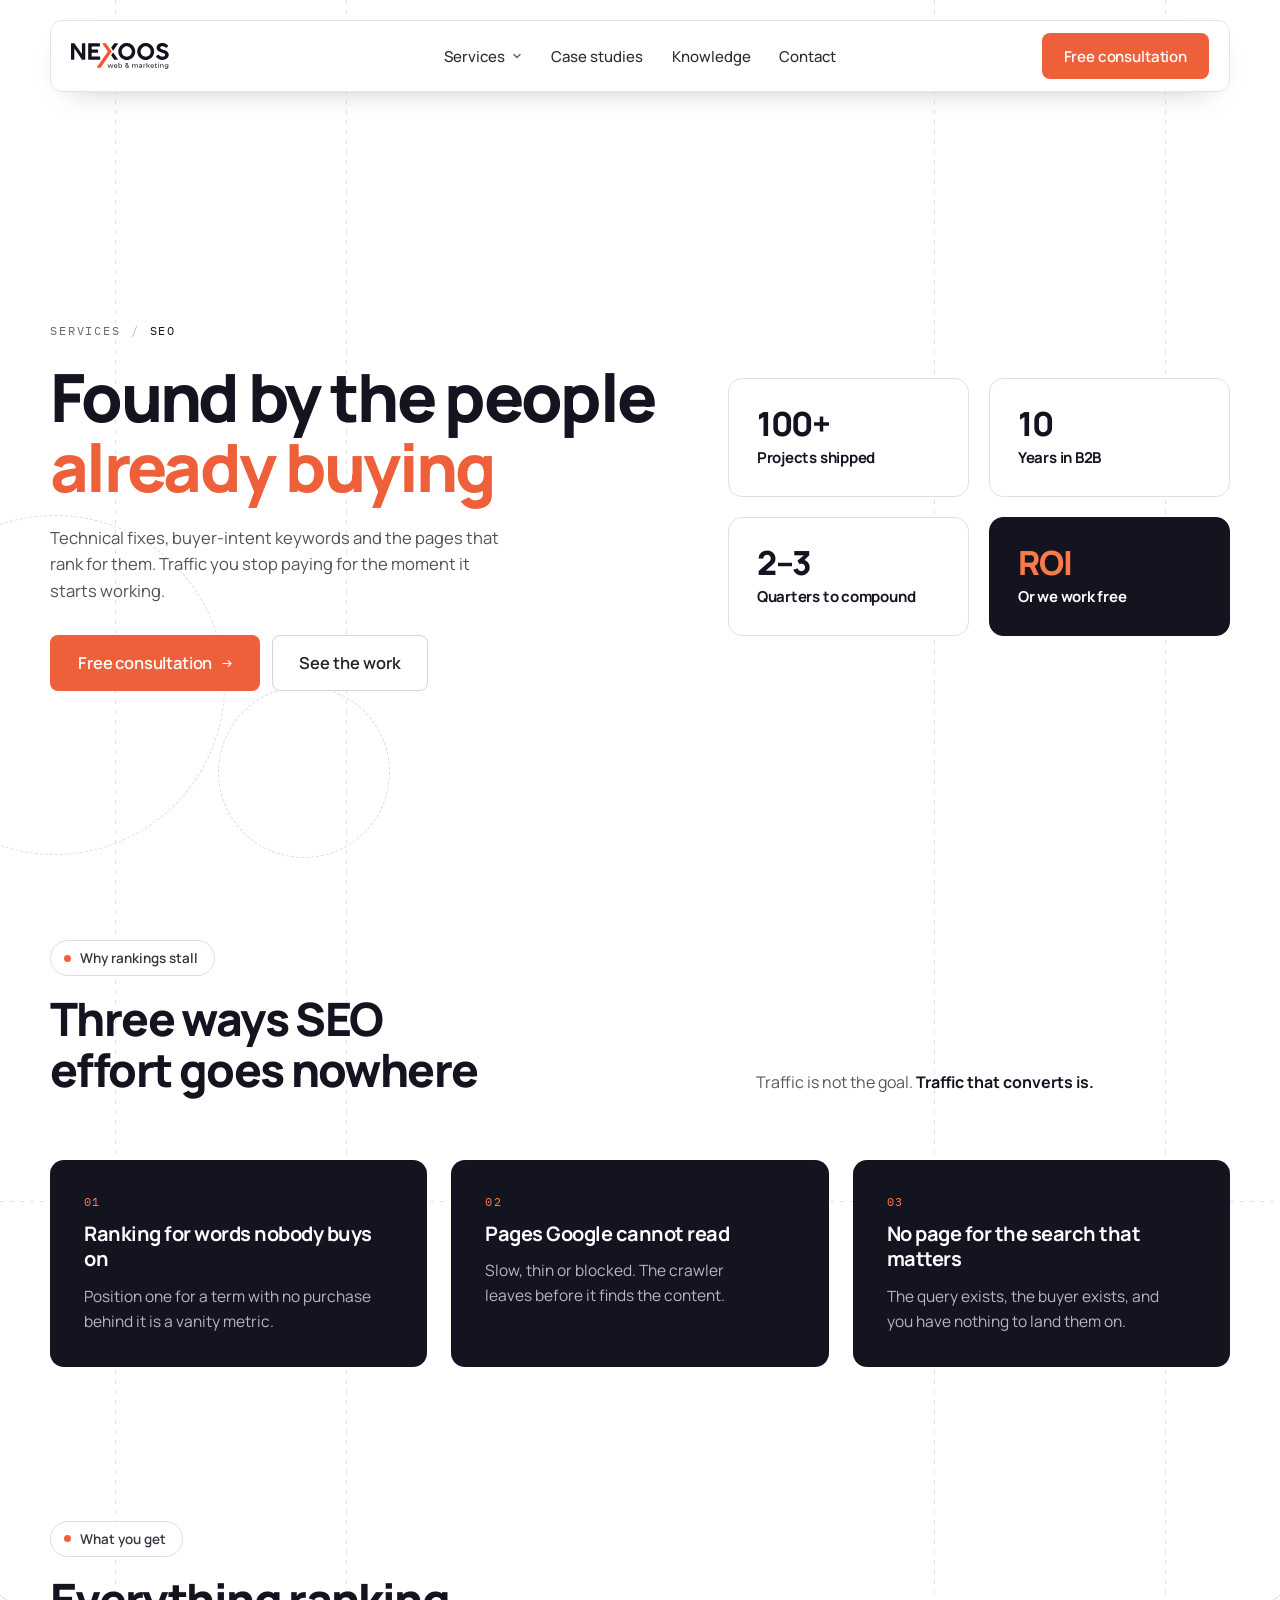
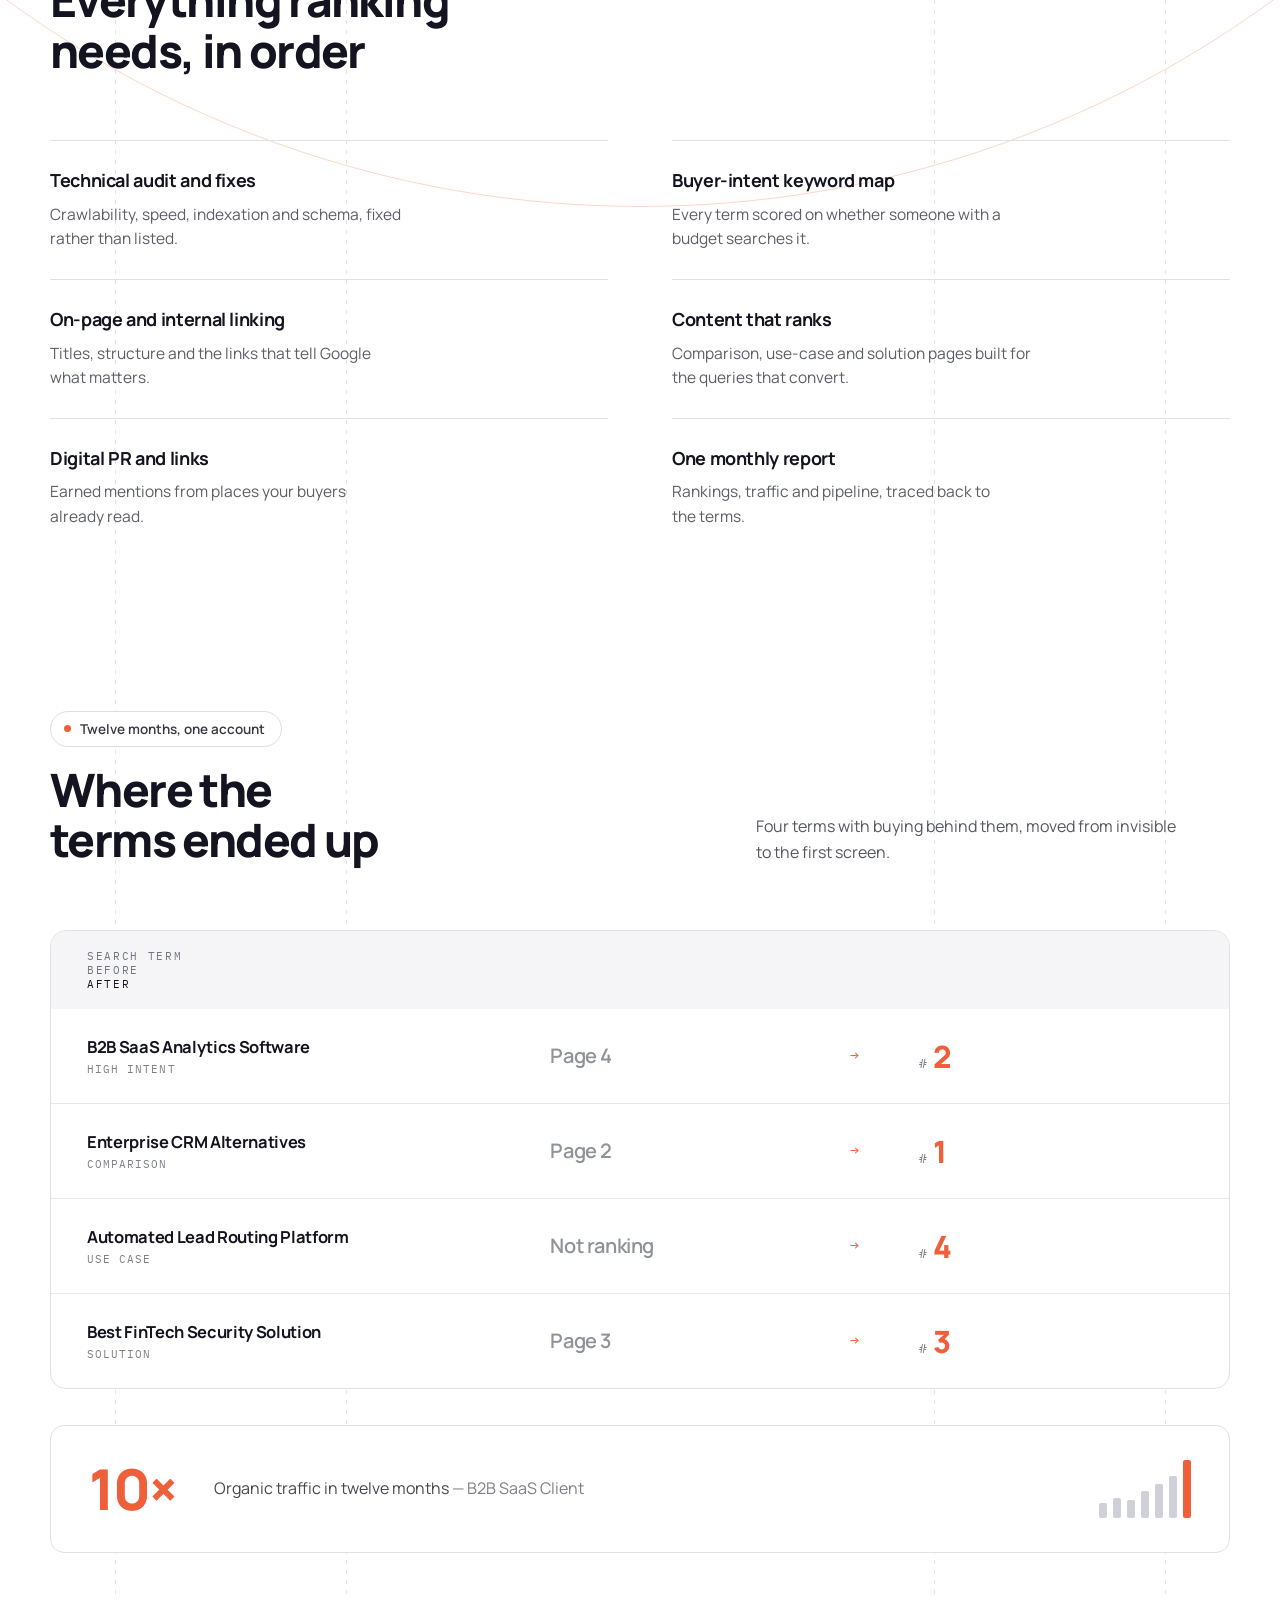
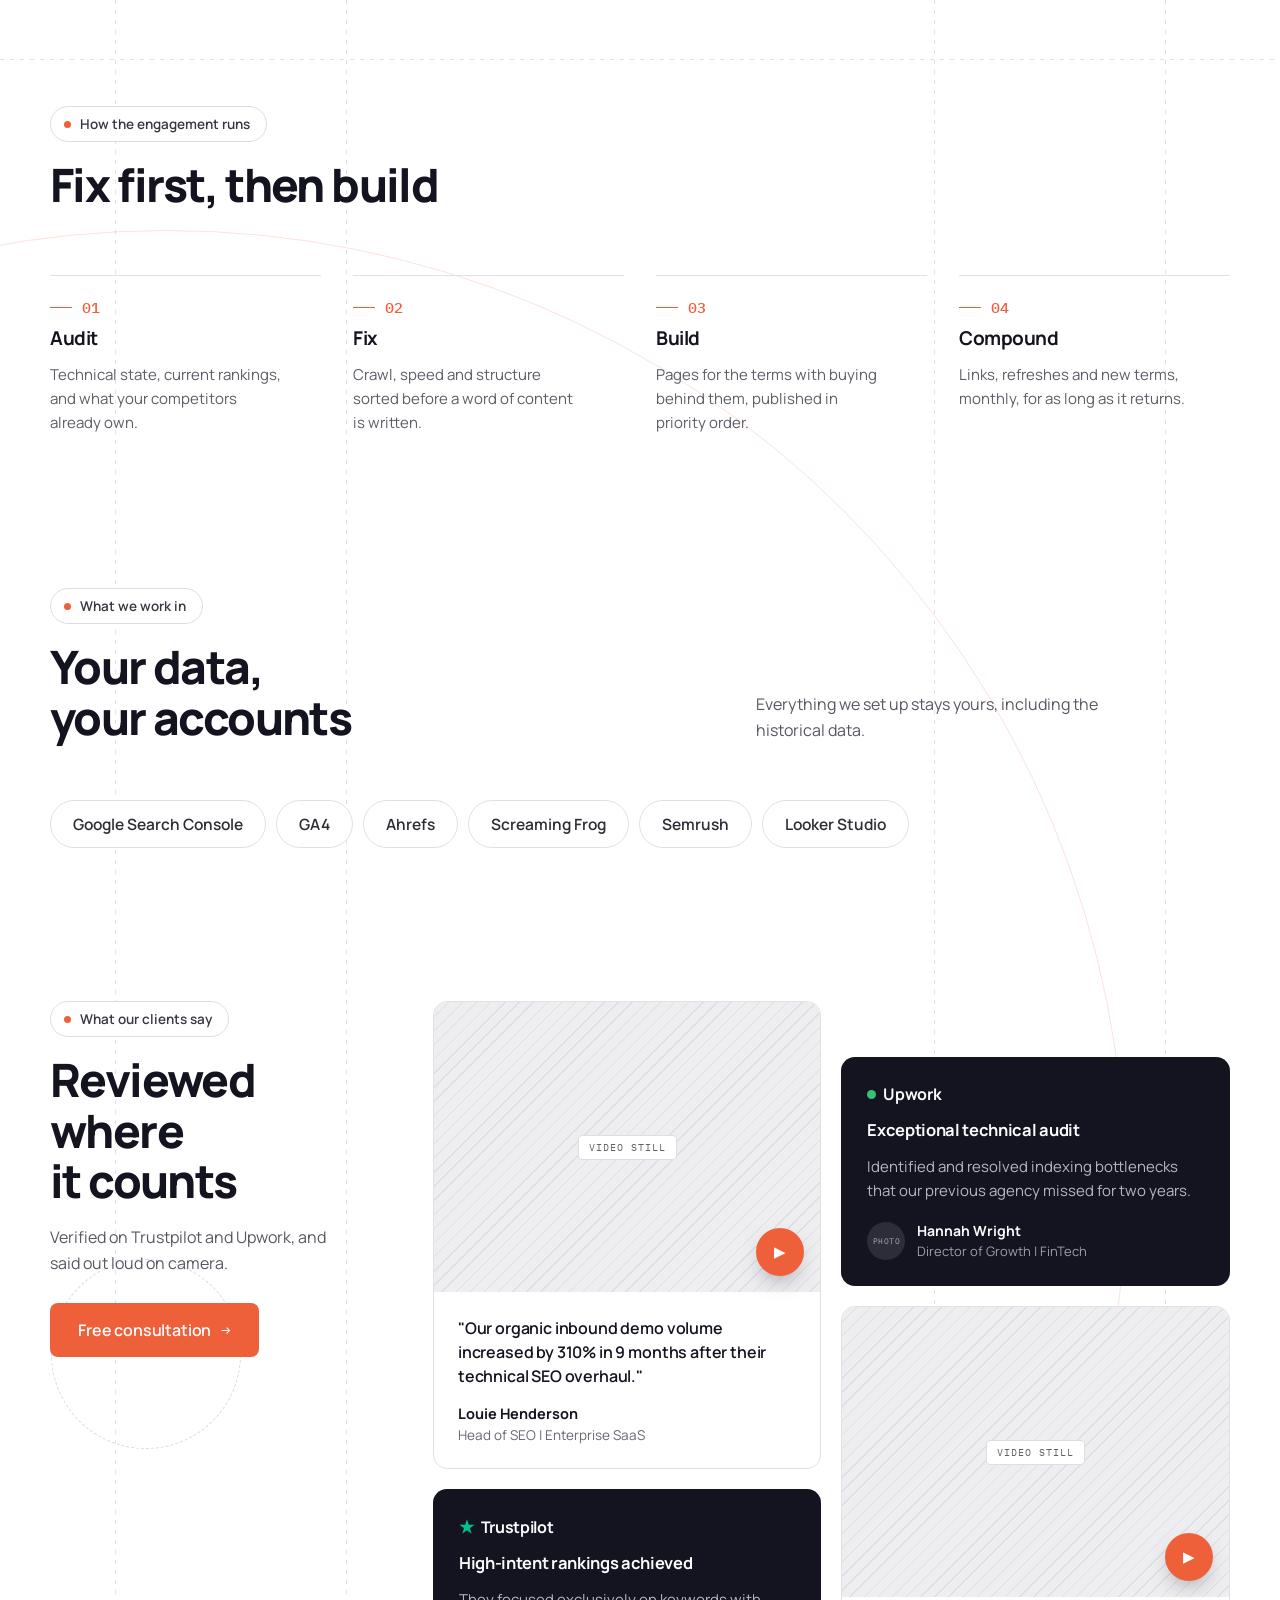
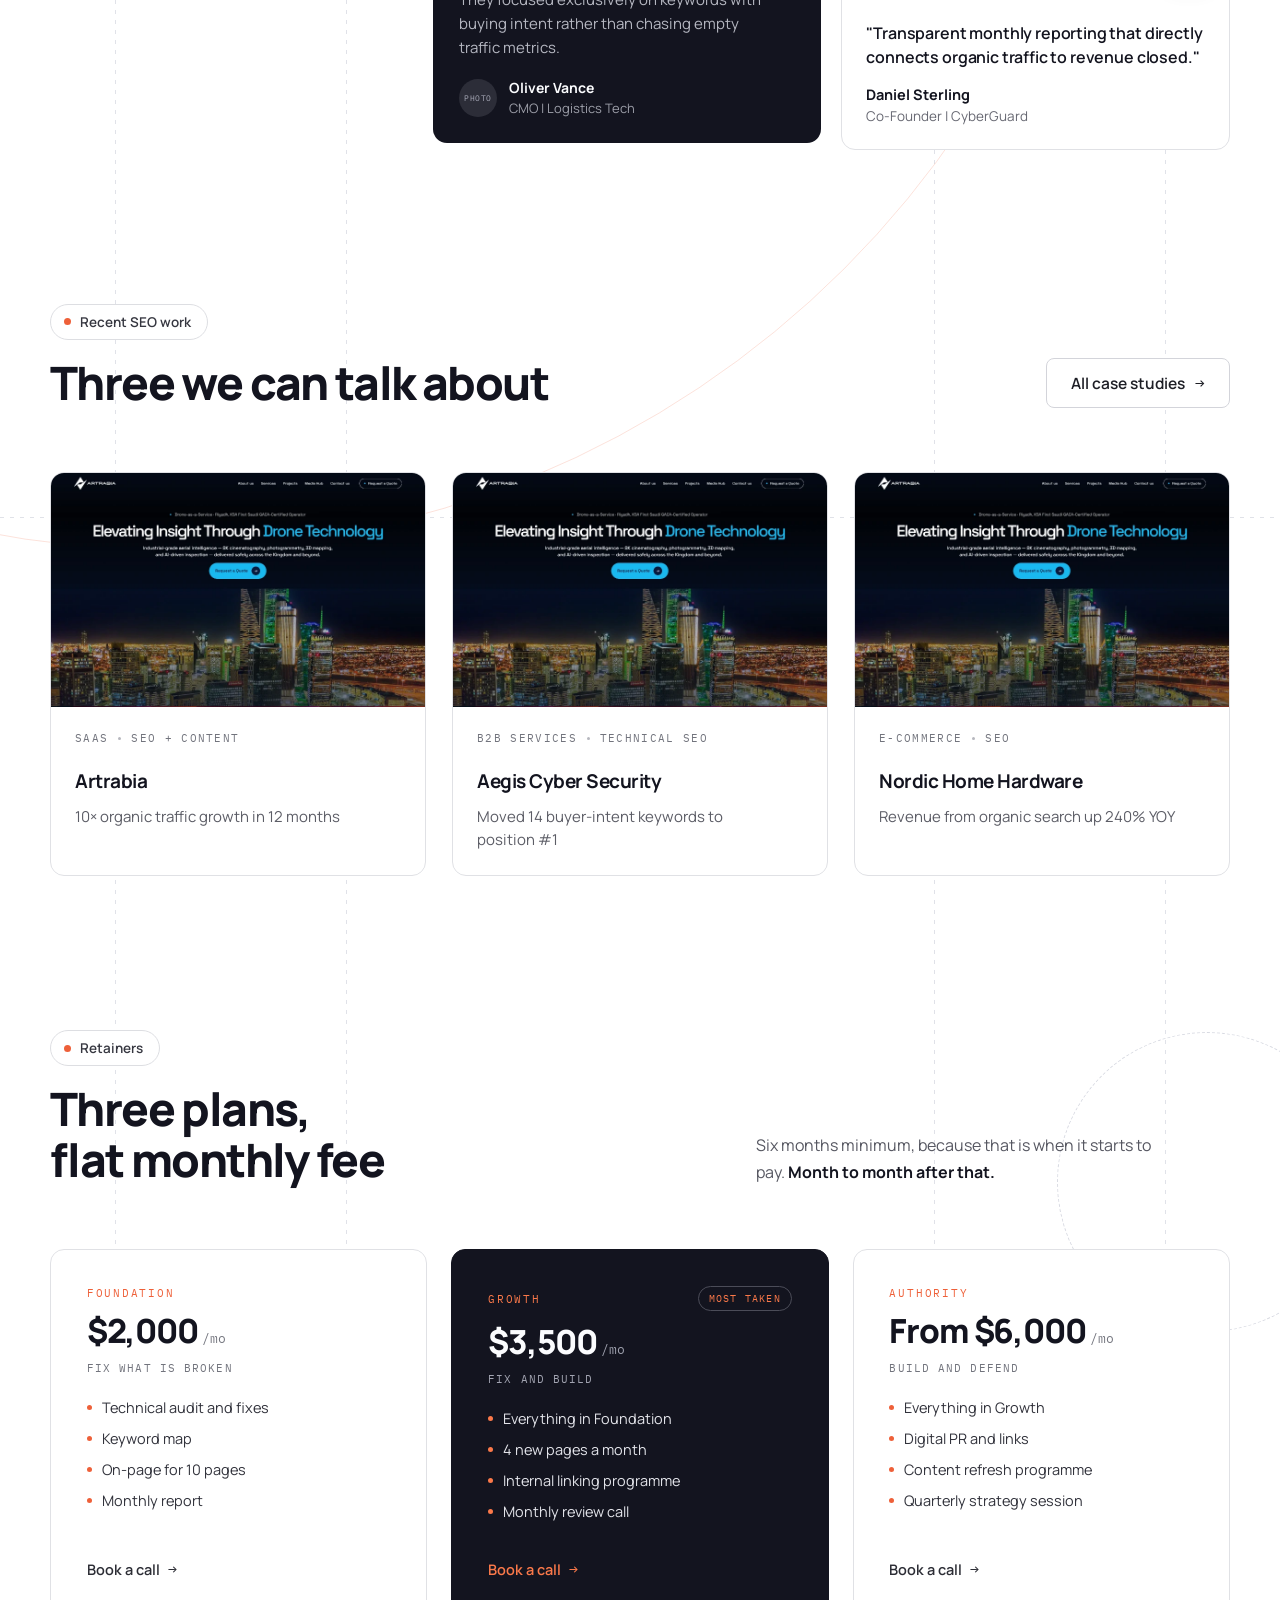
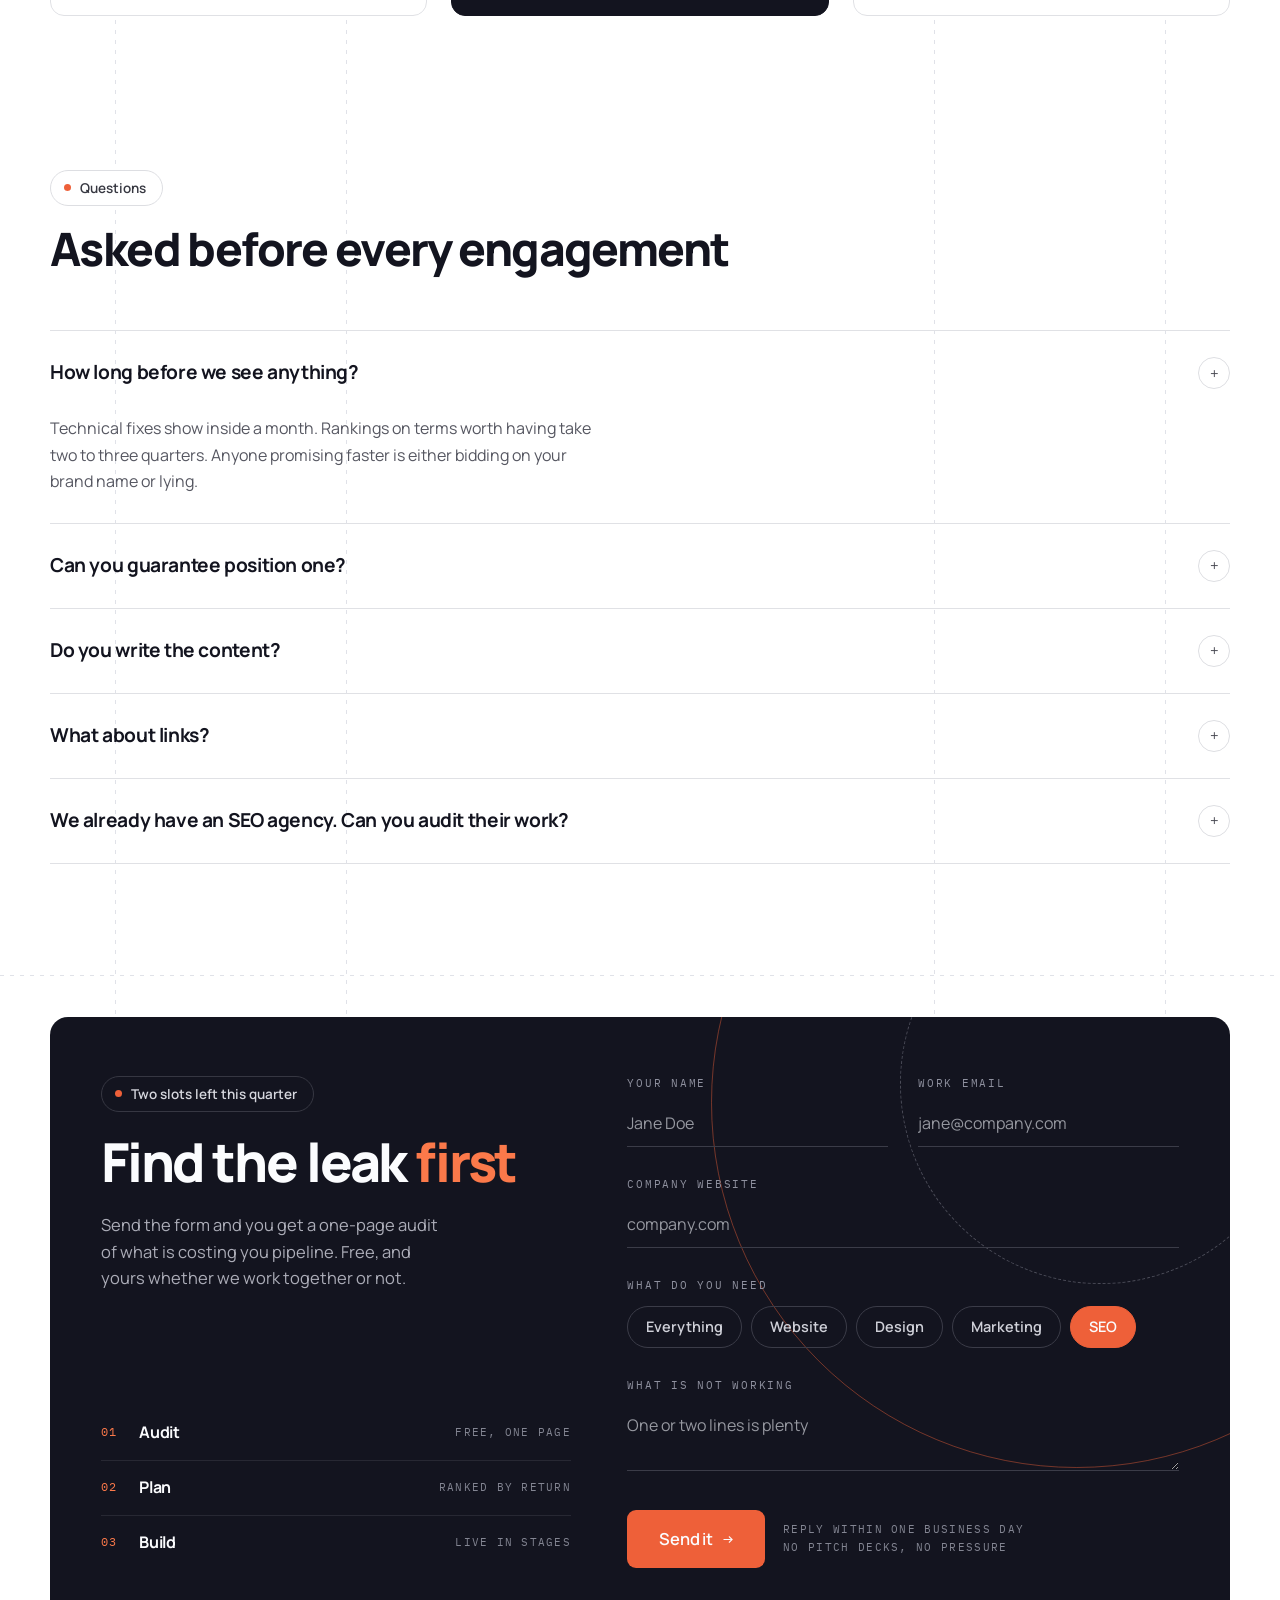
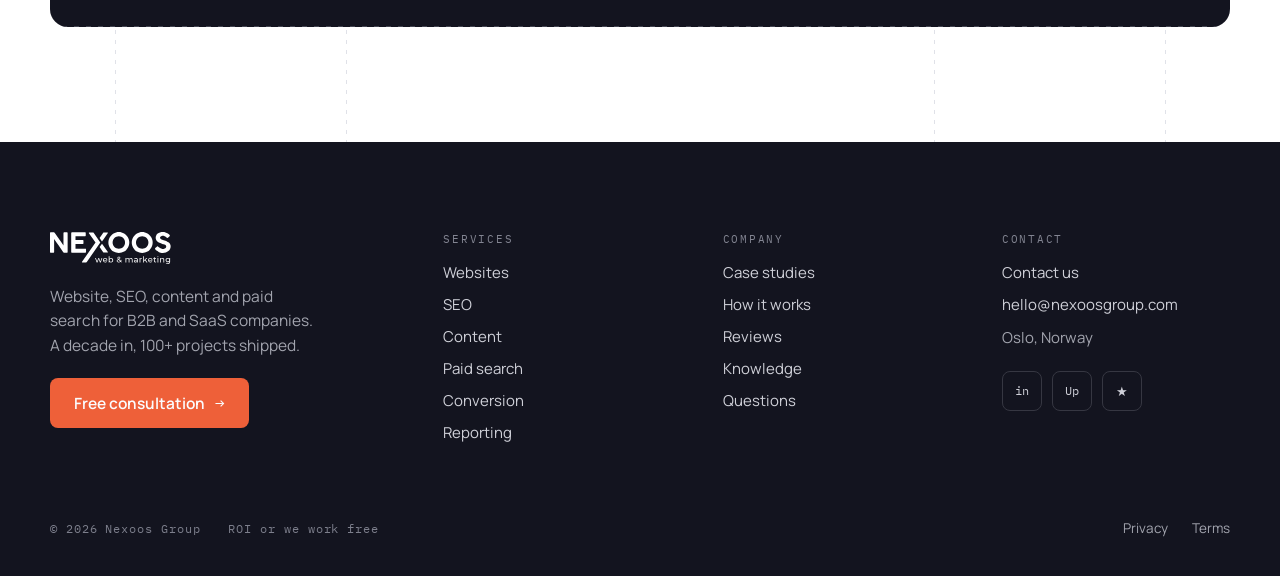
<file: seo.html>
<!DOCTYPE html>
<html lang="en">
<head>
<meta charset="utf-8">
<meta name="viewport" content="width=device-width, initial-scale=1.0">
<title>SEO Services — Nexoos Group</title>
<meta name="description" content="Technical fixes, buyer-intent keywords and the pages that rank for them. Traffic you stop paying for the moment it starts working.">
<link rel="preconnect" href="https://fonts.googleapis.com">
<link rel="preconnect" href="https://fonts.gstatic.com" crossorigin>
<link href="https://fonts.googleapis.com/css2?family=Manrope:wght@400;500;600;700;800&family=IBM+Plex+Mono:wght@400;500&display=swap" rel="stylesheet">
<link rel="stylesheet" href="header.css">
<style>
*, *::before, *::after { box-sizing: border-box; }
html { -webkit-font-smoothing: antialiased; scroll-behavior: smooth; }
body { margin: 0; background: oklch(1 0 0); color: oklch(0.196 0.021 279); font-family: Manrope, Helvetica, Arial, sans-serif; }
a { color: oklch(0.196 0.021 279); text-decoration: none; transition: color 0.3s ease; }
a:hover { color: oklch(0.665 0.184 36); }
button { transition: background 0.3s ease, color 0.3s ease, border-color 0.3s ease, transform 0.3s ease; }
input::placeholder, textarea::placeholder { color: oklch(0.68 0.012 280); }

/* ═══════════════ MOBILE-FIRST RESPONSIVE DESIGN ═══════════════ */

/* Hero */
[data-nx-whero] { grid-template-columns: minmax(0, 1fr) !important; }
@media (min-width: 900px) {
  [data-nx-whero] { grid-template-columns: minmax(0, 1.1fr) minmax(0, 0.9fr) !important; }
}

/* Stats */
[data-nx-wstats] { grid-template-columns: repeat(2, minmax(0, 1fr)) !important; }

/* Problem cards */
[data-nx-probs] { grid-template-columns: minmax(0, 1fr) !important; }
@media (min-width: 640px) {
  [data-nx-probs] { grid-template-columns: repeat(3, minmax(0, 1fr)) !important; }
}

/* What you get */
[data-nx-get] { grid-template-columns: minmax(0, 1fr) !important; }
@media (min-width: 900px) {
  [data-nx-get] { grid-template-columns: repeat(2, minmax(0, 1fr)) !important; }
}

/* Performance / Rankings Table */
[data-nx-perfhead] { display: none !important; }
[data-nx-perfrow] { grid-template-columns: minmax(0, 1fr) auto auto auto !important; }
@media (min-width: 760px) {
  [data-nx-perfhead] { display: grid !important; }
  [data-nx-perfrow] { grid-template-columns: minmax(0, 1.6fr) minmax(0, 1fr) 44px minmax(0, 1fr) !important; }
}

/* Sparkline proof box */
[data-nx-spark] { display: none !important; }
[data-nx-proof] { grid-template-columns: auto minmax(0, 1fr) !important; }
@media (min-width: 760px) {
  [data-nx-spark] { display: flex !important; }
  [data-nx-proof] { grid-template-columns: auto minmax(0, 1fr) auto !important; }
}

/* Build steps */
[data-nx-steps4] { grid-template-columns: minmax(0, 1fr) !important; }
@media (min-width: 600px) {
  [data-nx-steps4] { grid-template-columns: repeat(2, minmax(0, 1fr)) !important; }
}
@media (min-width: 900px) {
  [data-nx-steps4] { grid-template-columns: repeat(4, minmax(0, 1fr)) !important; }
}

/* Reviews grid */
[data-nx-rev] { grid-template-columns: minmax(0, 1fr) !important; }
[data-nx-revgrid] { grid-template-columns: minmax(0, 1fr) !important; }
[data-nx-revcol] { margin-top: 0 !important; }
@media (min-width: 620px) {
  [data-nx-revgrid] { grid-template-columns: repeat(2, minmax(0, 1fr)) !important; }
  [data-nx-revcol] { margin-top: 56px !important; }
}
@media (min-width: 980px) {
  [data-nx-rev] { grid-template-columns: minmax(0, 0.8fr) minmax(0, 2fr) !important; }
}

/* Recent case studies */
[data-nx-wcase] { grid-template-columns: minmax(0, 1fr) !important; }
@media (min-width: 600px) {
  [data-nx-wcase] { grid-template-columns: repeat(2, minmax(0, 1fr)) !important; }
}
@media (min-width: 900px) {
  [data-nx-wcase] { grid-template-columns: repeat(3, minmax(0, 1fr)) !important; }
}

/* Scope & Pricing Tiers */
[data-nx-tiers] { grid-template-columns: minmax(0, 1fr) !important; }
@media (min-width: 640px) {
  [data-nx-tiers] { grid-template-columns: repeat(2, minmax(0, 1fr)) !important; }
}
@media (min-width: 900px) {
  [data-nx-tiers] { grid-template-columns: repeat(3, minmax(0, 1fr)) !important; }
}

/* CTA Contact Section */
[data-nx-cta2] { grid-template-columns: minmax(0, 1fr) !important; }
@media (min-width: 900px) {
  [data-nx-cta2] { grid-template-columns: minmax(0, 0.92fr) minmax(0, 1.08fr) !important; }
}

/* Footer */
@media (max-width: 900px) { [data-nx-foot] { grid-template-columns: repeat(2, minmax(0, 1fr)) !important; } }
@media (max-width: 520px) {
  [data-nx-foot] { grid-template-columns: minmax(0, 1fr) !important; }
  [data-nx-footbar] > span:last-child { margin-left: 0 !important; }
}

/* FAQ accordion */
summary::-webkit-details-marker { display: none; }
summary { list-style: none; }
details[open] > summary > span:last-child { color: oklch(0.665 0.184 36); }

/* ═══════════════ HOVER UTILITIES ═══════════════ */
.btn-hover-orange-dark { transition: background 0.3s ease, color 0.3s ease; }
.btn-hover-orange-dark:hover { background: oklch(0.196 0.021 279) !important; color: oklch(0.99 0.003 280) !important; }

.btn-hover-outline { transition: border-color 0.3s ease, color 0.3s ease; }
.btn-hover-outline:hover { border-color: oklch(0.196 0.021 279) !important; color: oklch(0.196 0.021 279) !important; }

.btn-hover-guar { transition: background 0.3s ease, color 0.3s ease; }
.btn-hover-guar:hover { background: oklch(0.99 0.003 280) !important; color: oklch(0.196 0.021 279) !important; }

.btn-hover-social { transition: border-color 0.3s ease, color 0.3s ease; }
.btn-hover-social:hover { border-color: oklch(0.665 0.184 36) !important; color: oklch(0.665 0.184 36) !important; }

.case-card-link { transition: opacity 0.3s ease; }
.case-card-link:hover { opacity: 0.92; }

/* ═══════════════ SCROLL ANIMATIONS ═══════════════ */
[data-reveal] {
  opacity: 0; transform: translateY(32px);
  transition: opacity 0.7s cubic-bezier(0.16, 1, 0.3, 1), transform 0.7s cubic-bezier(0.16, 1, 0.3, 1);
}
[data-reveal].is-visible { opacity: 1; transform: translateY(0); }

@media (prefers-reduced-motion: reduce) {
  [data-reveal] { opacity: 1 !important; transform: none !important; transition: none !important; }
}
</style>
</head>
<body>
<div style="position: relative; background: oklch(1 0 0); min-height: 100vh; overflow-x: clip">

  <!-- ═══════════════ DECORATIVE GRID ═══════════════ -->
  <div aria-hidden="true" style="position: absolute; inset: 0; overflow: hidden; pointer-events: none">
    <div style="position: absolute; left: 9%; top: 0; bottom: 0; width: 1px; background-image: repeating-linear-gradient(to bottom, oklch(0.72 0.03 275 / 0.32) 0 4px, transparent 4px 10px)"></div>
    <div style="position: absolute; left: 27%; top: 0; bottom: 0; width: 1px; background-image: repeating-linear-gradient(to bottom, oklch(0.72 0.03 275 / 0.32) 0 4px, transparent 4px 10px)"></div>
    <div style="position: absolute; left: 73%; top: 0; bottom: 0; width: 1px; background-image: repeating-linear-gradient(to bottom, oklch(0.72 0.03 275 / 0.32) 0 4px, transparent 4px 10px)"></div>
    <div style="position: absolute; left: 91%; top: 0; bottom: 0; width: 1px; background-image: repeating-linear-gradient(to bottom, oklch(0.72 0.03 275 / 0.32) 0 4px, transparent 4px 10px)"></div>
    <div style="position: absolute; left: 0; right: 0; top: 14%; height: 1px; background-image: repeating-linear-gradient(to right, oklch(0.72 0.03 275 / 0.32) 0 4px, transparent 4px 10px)"></div>
    <div style="position: absolute; left: 0; right: 0; top: 38%; height: 1px; background-image: repeating-linear-gradient(to right, oklch(0.72 0.03 275 / 0.32) 0 4px, transparent 4px 10px)"></div>
    <div style="position: absolute; left: 0; right: 0; top: 62%; height: 1px; background-image: repeating-linear-gradient(to right, oklch(0.72 0.03 275 / 0.32) 0 4px, transparent 4px 10px)"></div>
    <div style="position: absolute; left: 0; right: 0; top: 86%; height: 1px; background-image: repeating-linear-gradient(to right, oklch(0.72 0.03 275 / 0.32) 0 4px, transparent 4px 10px)"></div>
    <div style="position: absolute; left: -9%; top: 6%; width: 340px; height: 340px; border-radius: 50%; border: 1px dashed oklch(0.72 0.03 275 / 0.42)"></div>
    <div style="position: absolute; left: 17%; top: 8%; width: 172px; height: 172px; border-radius: 50%; border: 1px dashed oklch(0.72 0.03 275 / 0.42)"></div>
    <div style="position: absolute; left: 62%; top: 30%; width: 250px; height: 250px; border-radius: 50%; border: 1px dashed oklch(0.72 0.03 275 / 0.42)"></div>
    <div style="position: absolute; left: 4%; top: 52%; width: 190px; height: 190px; border-radius: 50%; border: 1px dashed oklch(0.72 0.03 275 / 0.42)"></div>
    <div style="position: absolute; right: -6%; top: 68%; width: 300px; height: 300px; border-radius: 50%; border: 1px dashed oklch(0.72 0.03 275 / 0.42)"></div>
    <div style="position: absolute; left: 22%; top: 88%; width: 160px; height: 160px; border-radius: 50%; border: 1px dashed oklch(0.72 0.03 275 / 0.42)"></div>
    <div style="position: absolute; right: -34%; top: -4%; width: 168%; aspect-ratio: 1; border-radius: 50%; border: 1px solid oklch(0.665 0.184 36 / 0.26)"></div>
    <div style="position: absolute; left: -62%; top: 40%; width: 150%; aspect-ratio: 1; border-radius: 50%; border: 1px solid oklch(0.665 0.184 36 / 0.18)"></div>
  </div>

  <!-- HEADER (injected by header.js) -->
  <div id="nx-header"></div>

  <!-- ═══════════════ 1. HERO ═══════════════ -->
  <section id="top" data-reveal style="position: relative; z-index: 1; min-height: calc(100vh - 110px); display: flex; align-items: center">
    <div style="width: 100%; max-width: 1260px; margin: 0 auto; padding: clamp(48px, 7vw, 96px) clamp(16px, 4vw, 40px)">
      <div data-nx-whero="" style="display: grid; gap: clamp(36px, 5vw, 80px); align-items: center">
      <div style="display: flex; flex-direction: column; align-items: flex-start; gap: 24px">
        <span style="display: inline-flex; align-items: center; gap: 10px; font-family: 'IBM Plex Mono', monospace; font-size: 11.5px; letter-spacing: 0.16em; text-transform: uppercase; color: oklch(0.52 0.015 280)">
          <a href="services.html" style="color: oklch(0.52 0.015 280)">Services</a>
          <span style="color: oklch(0.78 0.01 280)">/</span>
          <span style="color: oklch(0.196 0.021 279)">SEO</span>
        </span>
        <h1 style="margin: 0; max-width: 17ch; font-size: clamp(38px, 5.2vw, 72px); line-height: 1.04; letter-spacing: -0.04em; font-weight: 800; text-wrap: balance; color: oklch(0.196 0.021 279)">Found by the people <span style="color: oklch(0.665 0.184 36)">already buying</span></h1>
        <p style="margin: 0; max-width: 46ch; font-size: clamp(16.5px, 1.3vw, 19px); line-height: 1.6; color: oklch(0.44 0.015 280); text-wrap: pretty">Technical fixes, buyer-intent keywords and the pages that rank for them. Traffic you stop paying for the moment it starts working.</p>
        <div style="margin-top: 6px; display: flex; flex-wrap: wrap; align-items: center; gap: 12px">
          <a href="#contact" class="btn-hover-orange-dark" style="display: inline-flex; align-items: center; gap: 10px; height: 56px; padding: 0 28px; border-radius: 8px; background: oklch(0.665 0.184 36); color: oklch(0.99 0.003 280); font-size: 16.5px; font-weight: 600; letter-spacing: -0.01em">
            Free consultation
            <span style="font-family: 'IBM Plex Mono', monospace; font-weight: 400">→</span>
          </a>
          <a href="case-studies.html" class="btn-hover-outline" style="display: inline-flex; align-items: center; height: 56px; padding: 0 26px; border-radius: 8px; border: 1px solid oklch(0.87 0.008 280); background: oklch(1 0 0); color: oklch(0.26 0.015 280); font-size: 16.5px; font-weight: 600">See the work</a>
        </div>
      </div>

      <div data-nx-wstats="" style="display: grid; gap: clamp(14px, 1.6vw, 20px)">
        <div style="display: flex; flex-direction: column; gap: 7px; padding: clamp(20px, 2.2vw, 28px); border: 1px solid oklch(0.91 0.006 280); border-radius: 14px; background: oklch(1 0 0)">
          <span style="font-size: clamp(26px, 2.6vw, 34px); font-weight: 800; letter-spacing: -0.035em; line-height: 1; color: oklch(0.196 0.021 279)">100+</span>
          <span style="font-size: 15px; font-weight: 700; letter-spacing: -0.015em; color: oklch(0.196 0.021 279)">Projects shipped</span>
        </div>
        <div style="display: flex; flex-direction: column; gap: 7px; padding: clamp(20px, 2.2vw, 28px); border: 1px solid oklch(0.91 0.006 280); border-radius: 14px; background: oklch(1 0 0)">
          <span style="font-size: clamp(26px, 2.6vw, 34px); font-weight: 800; letter-spacing: -0.035em; line-height: 1; color: oklch(0.196 0.021 279)">10</span>
          <span style="font-size: 15px; font-weight: 700; letter-spacing: -0.015em; color: oklch(0.196 0.021 279)">Years in B2B</span>
        </div>
        <div style="display: flex; flex-direction: column; gap: 7px; padding: clamp(20px, 2.2vw, 28px); border: 1px solid oklch(0.91 0.006 280); border-radius: 14px; background: oklch(1 0 0)">
          <span style="font-size: clamp(26px, 2.6vw, 34px); font-weight: 800; letter-spacing: -0.035em; line-height: 1; color: oklch(0.196 0.021 279)">2–3</span>
          <span style="font-size: 15px; font-weight: 700; letter-spacing: -0.015em; color: oklch(0.196 0.021 279)">Quarters to compound</span>
        </div>
        <div style="display: flex; flex-direction: column; gap: 7px; padding: clamp(20px, 2.2vw, 28px); border: 1px solid oklch(0.196 0.021 279); border-radius: 14px; background: oklch(0.196 0.021 279)">
          <span style="font-size: clamp(26px, 2.6vw, 34px); font-weight: 800; letter-spacing: -0.035em; line-height: 1; color: oklch(0.72 0.17 40)">ROI</span>
          <span style="font-size: 15px; font-weight: 700; letter-spacing: -0.015em; color: oklch(0.99 0.003 280)">Or we work free</span>
        </div>
      </div>
      </div>
    </div>
  </section>

  <!-- ═══════════════ 2. WHY RANKINGS STALL ═══════════════ -->
  <section id="problem" data-reveal style="position: relative; z-index: 1">
    <div style="max-width: 1260px; margin: 0 auto; padding: clamp(20px, 3vw, 40px) clamp(16px, 4vw, 40px) clamp(64px, 9vw, 120px)">
      <div data-nx-gaps-head="" style="display: grid; grid-template-columns: minmax(0, 1.15fr) minmax(0, 0.85fr); gap: clamp(24px, 5vw, 72px); align-items: end">
        <div style="display: flex; flex-direction: column; align-items: flex-start; gap: 18px; max-width: 52ch">
          <span style="display: inline-flex; align-items: center; gap: 9px; padding: 8px 16px 8px 13px; border: 1px solid oklch(0.9 0.006 280); border-radius: 999px; background: oklch(1 0 0); font-size: 13.5px; font-weight: 600; color: oklch(0.34 0.015 280)">
            <span style="width: 7px; height: 7px; border-radius: 50%; background: oklch(0.665 0.184 36); display: block"></span>
            Why rankings stall
          </span>
          <h2 style="margin: 0; max-width: 22ch; font-size: clamp(28px, 3.6vw, 46px); line-height: 1.1; letter-spacing: -0.035em; font-weight: 800; text-wrap: balance; color: oklch(0.196 0.021 279)">Three ways SEO effort goes nowhere</h2>
        </div>
        <p style="margin: 0; max-width: 42ch; font-size: 16px; line-height: 1.65; color: oklch(0.46 0.015 280); text-wrap: pretty">Traffic is not the goal. <strong style="font-weight: 700; color: oklch(0.196 0.021 279)">Traffic that converts is.</strong></p>
      </div>

      <div data-nx-probs="" style="margin-top: clamp(40px, 5vw, 64px); display: grid; gap: clamp(16px, 2vw, 24px)">
        <div style="display: flex; flex-direction: column; gap: 12px; padding: clamp(26px, 2.8vw, 34px); border-radius: 14px; background: oklch(0.196 0.021 279)">
          <span style="font-family: 'IBM Plex Mono', monospace; font-size: 12px; letter-spacing: 0.1em; color: oklch(0.72 0.17 40)">01</span>
          <h3 style="margin: 0; font-size: 20px; font-weight: 700; letter-spacing: -0.025em; line-height: 1.28; color: oklch(0.99 0.003 280)">Ranking for words nobody buys on</h3>
          <p style="margin: 0; max-width: 32ch; font-size: 15.5px; line-height: 1.6; color: oklch(0.78 0.015 280); text-wrap: pretty">Position one for a term with no purchase behind it is a vanity metric.</p>
        </div>
        <div style="display: flex; flex-direction: column; gap: 12px; padding: clamp(26px, 2.8vw, 34px); border-radius: 14px; background: oklch(0.196 0.021 279)">
          <span style="font-family: 'IBM Plex Mono', monospace; font-size: 12px; letter-spacing: 0.1em; color: oklch(0.72 0.17 40)">02</span>
          <h3 style="margin: 0; font-size: 20px; font-weight: 700; letter-spacing: -0.025em; line-height: 1.28; color: oklch(0.99 0.003 280)">Pages Google cannot read</h3>
          <p style="margin: 0; max-width: 32ch; font-size: 15.5px; line-height: 1.6; color: oklch(0.78 0.015 280); text-wrap: pretty">Slow, thin or blocked. The crawler leaves before it finds the content.</p>
        </div>
        <div style="display: flex; flex-direction: column; gap: 12px; padding: clamp(26px, 2.8vw, 34px); border-radius: 14px; background: oklch(0.196 0.021 279)">
          <span style="font-family: 'IBM Plex Mono', monospace; font-size: 12px; letter-spacing: 0.1em; color: oklch(0.72 0.17 40)">03</span>
          <h3 style="margin: 0; font-size: 20px; font-weight: 700; letter-spacing: -0.025em; line-height: 1.28; color: oklch(0.99 0.003 280)">No page for the search that matters</h3>
          <p style="margin: 0; max-width: 32ch; font-size: 15.5px; line-height: 1.6; color: oklch(0.78 0.015 280); text-wrap: pretty">The query exists, the buyer exists, and you have nothing to land them on.</p>
        </div>
      </div>
    </div>
  </section>

  <!-- ═══════════════ 3. WHAT YOU GET ═══════════════ -->
  <section id="get" data-reveal style="position: relative; z-index: 1">
    <div style="max-width: 1260px; margin: 0 auto; padding: clamp(20px, 3vw, 40px) clamp(16px, 4vw, 40px) clamp(64px, 9vw, 120px)">
      <div style="display: flex; flex-direction: column; align-items: flex-start; gap: 18px">
        <span style="display: inline-flex; align-items: center; gap: 9px; padding: 8px 16px 8px 13px; border: 1px solid oklch(0.9 0.006 280); border-radius: 999px; background: oklch(1 0 0); font-size: 13.5px; font-weight: 600; color: oklch(0.34 0.015 280)">
          <span style="width: 7px; height: 7px; border-radius: 50%; background: oklch(0.665 0.184 36); display: block"></span>
          What you get
        </span>
        <h2 style="margin: 0; max-width: 22ch; font-size: clamp(28px, 3.6vw, 46px); line-height: 1.1; letter-spacing: -0.035em; font-weight: 800; text-wrap: balance; color: oklch(0.196 0.021 279)">Everything ranking needs, in order</h2>
      </div>

      <div data-nx-get="" style="margin-top: clamp(40px, 5vw, 64px); display: grid; gap: 0 clamp(32px, 5vw, 80px)">
        <div style="display: flex; flex-direction: column; gap: 9px; padding: clamp(22px, 2.4vw, 28px) 0; border-top: 1px solid oklch(0.91 0.006 280)">
          <h3 style="margin: 0; font-size: 18px; font-weight: 700; letter-spacing: -0.02em; line-height: 1.3; color: oklch(0.196 0.021 279)">Technical audit and fixes</h3>
          <p style="margin: 0; max-width: 40ch; font-size: 15.5px; line-height: 1.6; color: oklch(0.48 0.015 280); text-wrap: pretty">Crawlability, speed, indexation and schema, fixed rather than listed.</p>
        </div>
        <div style="display: flex; flex-direction: column; gap: 9px; padding: clamp(22px, 2.4vw, 28px) 0; border-top: 1px solid oklch(0.91 0.006 280)">
          <h3 style="margin: 0; font-size: 18px; font-weight: 700; letter-spacing: -0.02em; line-height: 1.3; color: oklch(0.196 0.021 279)">Buyer-intent keyword map</h3>
          <p style="margin: 0; max-width: 40ch; font-size: 15.5px; line-height: 1.6; color: oklch(0.48 0.015 280); text-wrap: pretty">Every term scored on whether someone with a budget searches it.</p>
        </div>
        <div style="display: flex; flex-direction: column; gap: 9px; padding: clamp(22px, 2.4vw, 28px) 0; border-top: 1px solid oklch(0.91 0.006 280)">
          <h3 style="margin: 0; font-size: 18px; font-weight: 700; letter-spacing: -0.02em; line-height: 1.3; color: oklch(0.196 0.021 279)">On-page and internal linking</h3>
          <p style="margin: 0; max-width: 40ch; font-size: 15.5px; line-height: 1.6; color: oklch(0.48 0.015 280); text-wrap: pretty">Titles, structure and the links that tell Google what matters.</p>
        </div>
        <div style="display: flex; flex-direction: column; gap: 9px; padding: clamp(22px, 2.4vw, 28px) 0; border-top: 1px solid oklch(0.91 0.006 280)">
          <h3 style="margin: 0; font-size: 18px; font-weight: 700; letter-spacing: -0.02em; line-height: 1.3; color: oklch(0.196 0.021 279)">Content that ranks</h3>
          <p style="margin: 0; max-width: 40ch; font-size: 15.5px; line-height: 1.6; color: oklch(0.48 0.015 280); text-wrap: pretty">Comparison, use-case and solution pages built for the queries that convert.</p>
        </div>
        <div style="display: flex; flex-direction: column; gap: 9px; padding: clamp(22px, 2.4vw, 28px) 0; border-top: 1px solid oklch(0.91 0.006 280)">
          <h3 style="margin: 0; font-size: 18px; font-weight: 700; letter-spacing: -0.02em; line-height: 1.3; color: oklch(0.196 0.021 279)">Digital PR and links</h3>
          <p style="margin: 0; max-width: 40ch; font-size: 15.5px; line-height: 1.6; color: oklch(0.48 0.015 280); text-wrap: pretty">Earned mentions from places your buyers already read.</p>
        </div>
        <div style="display: flex; flex-direction: column; gap: 9px; padding: clamp(22px, 2.4vw, 28px) 0; border-top: 1px solid oklch(0.91 0.006 280)">
          <h3 style="margin: 0; font-size: 18px; font-weight: 700; letter-spacing: -0.02em; line-height: 1.3; color: oklch(0.196 0.021 279)">One monthly report</h3>
          <p style="margin: 0; max-width: 40ch; font-size: 15.5px; line-height: 1.6; color: oklch(0.48 0.015 280); text-wrap: pretty">Rankings, traffic and pipeline, traced back to the terms.</p>
        </div>
      </div>
    </div>
  </section>

  <!-- ═══════════════ 4. RANKINGS TRACK RECORD ═══════════════ -->
  <section id="rebuild" data-reveal style="position: relative; z-index: 1">
    <div style="max-width: 1260px; margin: 0 auto; padding: clamp(20px, 3vw, 40px) clamp(16px, 4vw, 40px) clamp(64px, 9vw, 120px)">
      <div data-nx-gaps-head="" style="display: grid; grid-template-columns: minmax(0, 1.15fr) minmax(0, 0.85fr); gap: clamp(24px, 5vw, 72px); align-items: end">
        <div style="display: flex; flex-direction: column; align-items: flex-start; gap: 18px; max-width: 52ch">
          <span style="display: inline-flex; align-items: center; gap: 9px; padding: 8px 16px 8px 13px; border: 1px solid oklch(0.9 0.006 280); border-radius: 999px; background: oklch(1 0 0); font-size: 13.5px; font-weight: 600; color: oklch(0.34 0.015 280)">
            <span style="width: 7px; height: 7px; border-radius: 50%; background: oklch(0.665 0.184 36); display: block"></span>
            Twelve months, one account
          </span>
          <h2 style="margin: 0; max-width: 22ch; font-size: clamp(28px, 3.6vw, 46px); line-height: 1.1; letter-spacing: -0.035em; font-weight: 800; text-wrap: balance; color: oklch(0.196 0.021 279)">Where the terms ended up</h2>
        </div>
        <p style="margin: 0; max-width: 42ch; font-size: 16px; line-height: 1.65; color: oklch(0.46 0.015 280); text-wrap: pretty">Four terms with buying behind them, moved from invisible to the first screen.</p>
      </div>

      <div style="margin-top: clamp(40px, 5vw, 64px); border: 1px solid oklch(0.91 0.006 280); border-radius: 16px; background: oklch(1 0 0); overflow: hidden">
        <div data-nx-perfhead="" style="padding: 18px clamp(24px, 3vw, 36px); background: oklch(0.972 0.004 280); font-family: 'IBM Plex Mono', monospace; font-size: 10.5px; letter-spacing: 0.16em; text-transform: uppercase; color: oklch(0.56 0.015 280)">
          <span>Search term</span>
          <span>Before</span>
          <span></span>
          <span style="color: oklch(0.196 0.021 279)">After</span>
        </div>
        <div data-nx-perfrow="" style="display: grid; gap: clamp(12px, 2vw, 28px); align-items: center; padding: clamp(20px, 2.2vw, 26px) clamp(24px, 3vw, 36px)">
          <span style="display: flex; flex-direction: column; gap: 4px">
            <span style="font-size: 16.5px; font-weight: 700; letter-spacing: -0.02em; color: oklch(0.196 0.021 279)">B2B SaaS Analytics Software</span>
            <span style="font-family: 'IBM Plex Mono', monospace; font-size: 10.5px; letter-spacing: 0.1em; text-transform: uppercase; color: oklch(0.6 0.015 280)">High intent</span>
          </span>
          <span style="font-size: clamp(16px, 1.6vw, 20px); font-weight: 600; letter-spacing: -0.02em; color: oklch(0.66 0.012 280)">Page 4</span>
          <span style="font-family: 'IBM Plex Mono', monospace; font-size: 15px; color: oklch(0.665 0.184 36)">→</span>
          <span style="display: flex; align-items: baseline; gap: 6px">
            <span style="font-family: 'IBM Plex Mono', monospace; font-size: 13px; color: oklch(0.6 0.015 280)">#</span>
            <span style="font-size: clamp(24px, 2.4vw, 32px); font-weight: 800; letter-spacing: -0.035em; color: oklch(0.665 0.184 36)">2</span>
          </span>
        </div>
        <div data-nx-perfrow="" style="display: grid; gap: clamp(12px, 2vw, 28px); align-items: center; padding: clamp(20px, 2.2vw, 26px) clamp(24px, 3vw, 36px); border-top: 1px solid oklch(0.93 0.005 280)">
          <span style="display: flex; flex-direction: column; gap: 4px">
            <span style="font-size: 16.5px; font-weight: 700; letter-spacing: -0.02em; color: oklch(0.196 0.021 279)">Enterprise CRM Alternatives</span>
            <span style="font-family: 'IBM Plex Mono', monospace; font-size: 10.5px; letter-spacing: 0.1em; text-transform: uppercase; color: oklch(0.6 0.015 280)">Comparison</span>
          </span>
          <span style="font-size: clamp(16px, 1.6vw, 20px); font-weight: 600; letter-spacing: -0.02em; color: oklch(0.66 0.012 280)">Page 2</span>
          <span style="font-family: 'IBM Plex Mono', monospace; font-size: 15px; color: oklch(0.665 0.184 36)">→</span>
          <span style="display: flex; align-items: baseline; gap: 6px">
            <span style="font-family: 'IBM Plex Mono', monospace; font-size: 13px; color: oklch(0.6 0.015 280)">#</span>
            <span style="font-size: clamp(24px, 2.4vw, 32px); font-weight: 800; letter-spacing: -0.035em; color: oklch(0.665 0.184 36)">1</span>
          </span>
        </div>
        <div data-nx-perfrow="" style="display: grid; gap: clamp(12px, 2vw, 28px); align-items: center; padding: clamp(20px, 2.2vw, 26px) clamp(24px, 3vw, 36px); border-top: 1px solid oklch(0.93 0.005 280)">
          <span style="display: flex; flex-direction: column; gap: 4px">
            <span style="font-size: 16.5px; font-weight: 700; letter-spacing: -0.02em; color: oklch(0.196 0.021 279)">Automated Lead Routing Platform</span>
            <span style="font-family: 'IBM Plex Mono', monospace; font-size: 10.5px; letter-spacing: 0.1em; text-transform: uppercase; color: oklch(0.6 0.015 280)">Use case</span>
          </span>
          <span style="font-size: clamp(16px, 1.6vw, 20px); font-weight: 600; letter-spacing: -0.02em; color: oklch(0.66 0.012 280)">Not ranking</span>
          <span style="font-family: 'IBM Plex Mono', monospace; font-size: 15px; color: oklch(0.665 0.184 36)">→</span>
          <span style="display: flex; align-items: baseline; gap: 6px">
            <span style="font-family: 'IBM Plex Mono', monospace; font-size: 13px; color: oklch(0.6 0.015 280)">#</span>
            <span style="font-size: clamp(24px, 2.4vw, 32px); font-weight: 800; letter-spacing: -0.035em; color: oklch(0.665 0.184 36)">4</span>
          </span>
        </div>
        <div data-nx-perfrow="" style="display: grid; gap: clamp(12px, 2vw, 28px); align-items: center; padding: clamp(20px, 2.2vw, 26px) clamp(24px, 3vw, 36px); border-top: 1px solid oklch(0.93 0.005 280)">
          <span style="display: flex; flex-direction: column; gap: 4px">
            <span style="font-size: 16.5px; font-weight: 700; letter-spacing: -0.02em; color: oklch(0.196 0.021 279)">Best FinTech Security Solution</span>
            <span style="font-family: 'IBM Plex Mono', monospace; font-size: 10.5px; letter-spacing: 0.1em; text-transform: uppercase; color: oklch(0.6 0.015 280)">Solution</span>
          </span>
          <span style="font-size: clamp(16px, 1.6vw, 20px); font-weight: 600; letter-spacing: -0.02em; color: oklch(0.66 0.012 280)">Page 3</span>
          <span style="font-family: 'IBM Plex Mono', monospace; font-size: 15px; color: oklch(0.665 0.184 36)">→</span>
          <span style="display: flex; align-items: baseline; gap: 6px">
            <span style="font-family: 'IBM Plex Mono', monospace; font-size: 13px; color: oklch(0.6 0.015 280)">#</span>
            <span style="font-size: clamp(24px, 2.4vw, 32px); font-weight: 800; letter-spacing: -0.035em; color: oklch(0.665 0.184 36)">3</span>
          </span>
        </div>
      </div>

      <div data-nx-proof="" style="margin-top: clamp(24px, 3vw, 36px); display: grid; gap: clamp(20px, 3vw, 44px); align-items: center; padding: clamp(24px, 2.8vw, 34px) clamp(24px, 3vw, 40px); border: 1px solid oklch(0.91 0.006 280); border-radius: 14px; background: oklch(1 0 0)">
        <span style="font-size: clamp(38px, 4.4vw, 58px); font-weight: 800; letter-spacing: -0.04em; line-height: 1; color: oklch(0.665 0.184 36)">10×</span>
        <span style="font-size: 16px; line-height: 1.55; color: oklch(0.4 0.015 280); text-wrap: pretty">Organic traffic in twelve months <span style="color: oklch(0.6 0.015 280)">— B2B SaaS Client</span></span>
        <span data-nx-spark="" style="height: 58px; display: flex; align-items: flex-end; gap: 6px">
          <span style="width: 8px; height: 26%; border-radius: 2px; background: oklch(0.86 0.01 280); display: block"></span>
          <span style="width: 8px; height: 34%; border-radius: 2px; background: oklch(0.86 0.01 280); display: block"></span>
          <span style="width: 8px; height: 30%; border-radius: 2px; background: oklch(0.86 0.01 280); display: block"></span>
          <span style="width: 8px; height: 46%; border-radius: 2px; background: oklch(0.86 0.01 280); display: block"></span>
          <span style="width: 8px; height: 58%; border-radius: 2px; background: oklch(0.86 0.01 280); display: block"></span>
          <span style="width: 8px; height: 72%; border-radius: 2px; background: oklch(0.86 0.01 280); display: block"></span>
          <span style="width: 8px; height: 100%; border-radius: 2px; background: oklch(0.665 0.184 36); display: block"></span>
        </span>
      </div>
    </div>
  </section>

  <!-- ═══════════════ 5. HOW IT RUNS ═══════════════ -->
  <section id="build" data-reveal style="position: relative; z-index: 1">
    <div style="max-width: 1260px; margin: 0 auto; padding: clamp(20px, 3vw, 40px) clamp(16px, 4vw, 40px) clamp(64px, 9vw, 120px)">
      <div style="display: flex; flex-direction: column; align-items: flex-start; gap: 18px">
        <span style="display: inline-flex; align-items: center; gap: 9px; padding: 8px 16px 8px 13px; border: 1px solid oklch(0.9 0.006 280); border-radius: 999px; background: oklch(1 0 0); font-size: 13.5px; font-weight: 600; color: oklch(0.34 0.015 280)">
          <span style="width: 7px; height: 7px; border-radius: 50%; background: oklch(0.665 0.184 36); display: block"></span>
          How the engagement runs
        </span>
        <h2 style="margin: 0; max-width: 22ch; font-size: clamp(28px, 3.6vw, 46px); line-height: 1.1; letter-spacing: -0.035em; font-weight: 800; text-wrap: balance; color: oklch(0.196 0.021 279)">Fix first, then build</h2>
      </div>

      <div data-nx-steps4="" style="margin-top: clamp(40px, 5vw, 64px); display: grid; gap: clamp(20px, 2.6vw, 32px)">
        <div style="display: flex; flex-direction: column; gap: 12px; padding-top: 24px; border-top: 1px solid oklch(0.91 0.006 280)">
          <span style="display: inline-flex; align-items: center; gap: 10px; font-family: 'IBM Plex Mono', monospace; font-size: 15px; font-weight: 500; line-height: 1; color: oklch(0.665 0.184 36)">
            <span style="width: 22px; height: 1px; background: oklch(0.665 0.184 36); display: block"></span>
            01
          </span>
          <h3 style="margin: 0; font-size: 19px; font-weight: 700; letter-spacing: -0.025em; line-height: 1.25; color: oklch(0.196 0.021 279)">Audit</h3>
          <p style="margin: 0; max-width: 26ch; font-size: 15px; line-height: 1.6; color: oklch(0.48 0.015 280); text-wrap: pretty">Technical state, current rankings, and what your competitors already own.</p>
        </div>
        <div style="display: flex; flex-direction: column; gap: 12px; padding-top: 24px; border-top: 1px solid oklch(0.91 0.006 280)">
          <span style="display: inline-flex; align-items: center; gap: 10px; font-family: 'IBM Plex Mono', monospace; font-size: 15px; font-weight: 500; line-height: 1; color: oklch(0.665 0.184 36)">
            <span style="width: 22px; height: 1px; background: oklch(0.665 0.184 36); display: block"></span>
            02
          </span>
          <h3 style="margin: 0; font-size: 19px; font-weight: 700; letter-spacing: -0.025em; line-height: 1.25; color: oklch(0.196 0.021 279)">Fix</h3>
          <p style="margin: 0; max-width: 26ch; font-size: 15px; line-height: 1.6; color: oklch(0.48 0.015 280); text-wrap: pretty">Crawl, speed and structure sorted before a word of content is written.</p>
        </div>
        <div style="display: flex; flex-direction: column; gap: 12px; padding-top: 24px; border-top: 1px solid oklch(0.91 0.006 280)">
          <span style="display: inline-flex; align-items: center; gap: 10px; font-family: 'IBM Plex Mono', monospace; font-size: 15px; font-weight: 500; line-height: 1; color: oklch(0.665 0.184 36)">
            <span style="width: 22px; height: 1px; background: oklch(0.665 0.184 36); display: block"></span>
            03
          </span>
          <h3 style="margin: 0; font-size: 19px; font-weight: 700; letter-spacing: -0.025em; line-height: 1.25; color: oklch(0.196 0.021 279)">Build</h3>
          <p style="margin: 0; max-width: 26ch; font-size: 15px; line-height: 1.6; color: oklch(0.48 0.015 280); text-wrap: pretty">Pages for the terms with buying behind them, published in priority order.</p>
        </div>
        <div style="display: flex; flex-direction: column; gap: 12px; padding-top: 24px; border-top: 1px solid oklch(0.91 0.006 280)">
          <span style="display: inline-flex; align-items: center; gap: 10px; font-family: 'IBM Plex Mono', monospace; font-size: 15px; font-weight: 500; line-height: 1; color: oklch(0.665 0.184 36)">
            <span style="width: 22px; height: 1px; background: oklch(0.665 0.184 36); display: block"></span>
            04
          </span>
          <h3 style="margin: 0; font-size: 19px; font-weight: 700; letter-spacing: -0.025em; line-height: 1.25; color: oklch(0.196 0.021 279)">Compound</h3>
          <p style="margin: 0; max-width: 26ch; font-size: 15px; line-height: 1.6; color: oklch(0.48 0.015 280); text-wrap: pretty">Links, refreshes and new terms, monthly, for as long as it returns.</p>
        </div>
      </div>
    </div>
  </section>

  <!-- ═══════════════ 6. TOOLS & DATA ═══════════════ -->
  <section id="stack" data-reveal style="position: relative; z-index: 1">
    <div style="max-width: 1260px; margin: 0 auto; padding: clamp(20px, 3vw, 40px) clamp(16px, 4vw, 40px) clamp(64px, 9vw, 120px)">
      <div data-nx-gaps-head="" style="display: grid; grid-template-columns: minmax(0, 1.15fr) minmax(0, 0.85fr); gap: clamp(24px, 5vw, 72px); align-items: end">
        <div style="display: flex; flex-direction: column; align-items: flex-start; gap: 18px; max-width: 52ch">
          <span style="display: inline-flex; align-items: center; gap: 9px; padding: 8px 16px 8px 13px; border: 1px solid oklch(0.9 0.006 280); border-radius: 999px; background: oklch(1 0 0); font-size: 13.5px; font-weight: 600; color: oklch(0.34 0.015 280)">
            <span style="width: 7px; height: 7px; border-radius: 50%; background: oklch(0.665 0.184 36); display: block"></span>
            What we work in
          </span>
          <h2 style="margin: 0; max-width: 22ch; font-size: clamp(28px, 3.6vw, 46px); line-height: 1.1; letter-spacing: -0.035em; font-weight: 800; text-wrap: balance; color: oklch(0.196 0.021 279)">Your data, your accounts</h2>
        </div>
        <p style="margin: 0; max-width: 42ch; font-size: 16px; line-height: 1.65; color: oklch(0.46 0.015 280); text-wrap: pretty">Everything we set up stays yours, including the historical data.</p>
      </div>

      <div style="margin-top: clamp(36px, 4.4vw, 56px); display: flex; flex-wrap: wrap; gap: 10px">
        <span style="display: inline-flex; align-items: center; height: 48px; padding: 0 22px; border: 1px solid oklch(0.91 0.006 280); border-radius: 999px; background: oklch(1 0 0); font-size: 15.5px; font-weight: 600; color: oklch(0.3 0.015 280)">Google Search Console</span>
        <span style="display: inline-flex; align-items: center; height: 48px; padding: 0 22px; border: 1px solid oklch(0.91 0.006 280); border-radius: 999px; background: oklch(1 0 0); font-size: 15.5px; font-weight: 600; color: oklch(0.3 0.015 280)">GA4</span>
        <span style="display: inline-flex; align-items: center; height: 48px; padding: 0 22px; border: 1px solid oklch(0.91 0.006 280); border-radius: 999px; background: oklch(1 0 0); font-size: 15.5px; font-weight: 600; color: oklch(0.3 0.015 280)">Ahrefs</span>
        <span style="display: inline-flex; align-items: center; height: 48px; padding: 0 22px; border: 1px solid oklch(0.91 0.006 280); border-radius: 999px; background: oklch(1 0 0); font-size: 15.5px; font-weight: 600; color: oklch(0.3 0.015 280)">Screaming Frog</span>
        <span style="display: inline-flex; align-items: center; height: 48px; padding: 0 22px; border: 1px solid oklch(0.91 0.006 280); border-radius: 999px; background: oklch(1 0 0); font-size: 15.5px; font-weight: 600; color: oklch(0.3 0.015 280)">Semrush</span>
        <span style="display: inline-flex; align-items: center; height: 48px; padding: 0 22px; border: 1px solid oklch(0.91 0.006 280); border-radius: 999px; background: oklch(1 0 0); font-size: 15.5px; font-weight: 600; color: oklch(0.3 0.015 280)">Looker Studio</span>
      </div>
    </div>
  </section>

  <!-- ═══════════════ 7. REVIEWS ═══════════════ -->
  <section id="reviews" data-reveal style="position: relative; z-index: 1">
    <div style="max-width: 1260px; margin: 0 auto; padding: clamp(20px, 3vw, 40px) clamp(16px, 4vw, 40px) clamp(64px, 9vw, 120px)">
      <div data-nx-rev="" style="display: grid; gap: clamp(32px, 5vw, 64px); align-items: start">

        <div style="position: sticky; top: 108px; display: flex; flex-direction: column; align-items: flex-start; gap: 18px">
          <span style="display: inline-flex; align-items: center; gap: 9px; padding: 8px 16px 8px 13px; border: 1px solid oklch(0.9 0.006 280); border-radius: 999px; background: oklch(1 0 0); font-size: 13.5px; font-weight: 600; color: oklch(0.34 0.015 280)">
            <span style="width: 7px; height: 7px; border-radius: 50%; background: oklch(0.665 0.184 36); display: block"></span>
            What our clients say
          </span>
          <h2 style="margin: 0; font-size: clamp(28px, 3.6vw, 46px); line-height: 1.1; letter-spacing: -0.035em; font-weight: 800; text-wrap: balance; color: oklch(0.196 0.021 279)">Reviewed where it counts</h2>
          <p style="margin: 0; max-width: 30ch; font-size: 16px; line-height: 1.62; color: oklch(0.46 0.015 280); text-wrap: pretty">Verified on Trustpilot and Upwork, and said out loud on camera.</p>
          <a href="#contact" class="btn-hover-orange-dark" style="margin-top: 8px; display: inline-flex; align-items: center; gap: 10px; height: 54px; padding: 0 28px; border-radius: 8px; background: oklch(0.665 0.184 36); color: oklch(0.99 0.003 280); font-size: 16px; font-weight: 600; letter-spacing: -0.01em">
            Free consultation
            <span style="font-family: 'IBM Plex Mono', monospace; font-weight: 400">→</span>
          </a>
        </div>

        <div data-nx-revgrid="" style="display: grid; gap: 20px; align-items: start">
          <div style="display: flex; flex-direction: column; gap: 20px">
            <div style="border: 1px solid oklch(0.91 0.006 280); border-radius: 14px; overflow: hidden; background: oklch(1 0 0)">
              <div style="position: relative; aspect-ratio: 4 / 3; background-color: oklch(0.95 0.004 280); background-image: repeating-linear-gradient(135deg, oklch(0.9 0.008 280) 0 1px, transparent 1px 10px); display: flex; align-items: center; justify-content: center">
                <span style="font-family: 'IBM Plex Mono', monospace; font-size: 10px; letter-spacing: 0.1em; text-transform: uppercase; color: oklch(0.5 0.015 280); background: oklch(1 0 0); border: 1px solid oklch(0.9 0.006 280); border-radius: 4px; padding: 5px 10px">video still</span>
                <button type="button" aria-label="Play testimonial" style="position: absolute; right: 16px; bottom: 16px; width: 48px; height: 48px; border: 0; border-radius: 50%; background: oklch(0.665 0.184 36); color: oklch(0.99 0.003 280); font-size: 15px; cursor: pointer; display: inline-flex; align-items: center; justify-content: center; box-shadow: 0 10px 24px -12px oklch(0.196 0.021 279 / 0.7)">▶</button>
              </div>
              <div style="padding: 24px; display: flex; flex-direction: column; gap: 16px">
                <p style="margin: 0; font-size: 16px; font-weight: 600; line-height: 1.5; letter-spacing: -0.01em; color: oklch(0.196 0.021 279); text-wrap: pretty">"Our organic inbound demo volume increased by 310% in 9 months after their technical SEO overhaul."</p>
                <span style="display: flex; flex-direction: column; gap: 3px">
                  <span style="font-size: 14.5px; font-weight: 700; color: oklch(0.196 0.021 279)">Louie Henderson</span>
                  <span style="font-size: 13.5px; color: oklch(0.52 0.015 280)">Head of SEO | Enterprise SaaS</span>
                </span>
              </div>
            </div>
            <div style="border-radius: 14px; background: oklch(0.196 0.021 279); padding: 26px; display: flex; flex-direction: column; gap: 14px">
              <span style="display: inline-flex; align-items: center; gap: 7px; font-size: 16px; font-weight: 700; letter-spacing: -0.02em; color: oklch(0.99 0.003 280)"><span style="color: oklch(0.72 0.16 165); font-size: 17px">★</span>Trustpilot</span>
              <h3 style="margin: 0; font-size: 16.5px; font-weight: 700; letter-spacing: -0.02em; line-height: 1.35; color: oklch(0.99 0.003 280)">High-intent rankings achieved</h3>
              <p style="margin: 0; font-size: 15px; line-height: 1.6; color: oklch(0.78 0.015 280); text-wrap: pretty">They focused exclusively on keywords with buying intent rather than chasing empty traffic metrics.</p>
              <span style="margin-top: 4px; display: flex; align-items: center; gap: 12px">
                <span style="width: 38px; height: 38px; border-radius: 50%; flex-shrink: 0; background: oklch(0.3 0.02 280); color: oklch(0.75 0.02 280); display: inline-flex; align-items: center; justify-content: center; font-family: 'IBM Plex Mono', monospace; font-size: 8px; letter-spacing: 0.06em; text-transform: uppercase">PHOTO</span>
                <span style="display: flex; flex-direction: column; gap: 2px">
                  <span style="font-size: 14px; font-weight: 700; color: oklch(0.99 0.003 280)">Oliver Vance</span>
                  <span style="font-size: 13px; color: oklch(0.7 0.015 280)">CMO | Logistics Tech</span>
                </span>
              </span>
            </div>
          </div>
          <div data-nx-revcol="" style="display: flex; flex-direction: column; gap: 20px">
            <div style="border-radius: 14px; background: oklch(0.196 0.021 279); padding: 26px; display: flex; flex-direction: column; gap: 14px">
              <span style="display: inline-flex; align-items: center; gap: 7px; font-size: 16px; font-weight: 700; letter-spacing: -0.02em; color: oklch(0.99 0.003 280)"><span style="width: 9px; height: 9px; border-radius: 50%; background: oklch(0.72 0.16 155); display: block"></span>Upwork</span>
              <h3 style="margin: 0; font-size: 16.5px; font-weight: 700; letter-spacing: -0.02em; line-height: 1.35; color: oklch(0.99 0.003 280)">Exceptional technical audit</h3>
              <p style="margin: 0; font-size: 15px; line-height: 1.6; color: oklch(0.78 0.015 280); text-wrap: pretty">Identified and resolved indexing bottlenecks that our previous agency missed for two years.</p>
              <span style="margin-top: 4px; display: flex; align-items: center; gap: 12px">
                <span style="width: 38px; height: 38px; border-radius: 50%; flex-shrink: 0; background: oklch(0.3 0.02 280); color: oklch(0.75 0.02 280); display: inline-flex; align-items: center; justify-content: center; font-family: 'IBM Plex Mono', monospace; font-size: 8px; letter-spacing: 0.06em; text-transform: uppercase">PHOTO</span>
                <span style="display: flex; flex-direction: column; gap: 2px">
                  <span style="font-size: 14px; font-weight: 700; color: oklch(0.99 0.003 280)">Hannah Wright</span>
                  <span style="font-size: 13px; color: oklch(0.7 0.015 280)">Director of Growth | FinTech</span>
                </span>
              </span>
            </div>
            <div style="border: 1px solid oklch(0.91 0.006 280); border-radius: 14px; overflow: hidden; background: oklch(1 0 0)">
              <div style="position: relative; aspect-ratio: 4 / 3; background-color: oklch(0.95 0.004 280); background-image: repeating-linear-gradient(135deg, oklch(0.9 0.008 280) 0 1px, transparent 1px 10px); display: flex; align-items: center; justify-content: center">
                <span style="font-family: 'IBM Plex Mono', monospace; font-size: 10px; letter-spacing: 0.1em; text-transform: uppercase; color: oklch(0.5 0.015 280); background: oklch(1 0 0); border: 1px solid oklch(0.9 0.006 280); border-radius: 4px; padding: 5px 10px">video still</span>
                <button type="button" aria-label="Play testimonial" style="position: absolute; right: 16px; bottom: 16px; width: 48px; height: 48px; border: 0; border-radius: 50%; background: oklch(0.665 0.184 36); color: oklch(0.99 0.003 280); font-size: 15px; cursor: pointer; display: inline-flex; align-items: center; justify-content: center; box-shadow: 0 10px 24px -12px oklch(0.196 0.021 279 / 0.7)">▶</button>
              </div>
              <div style="padding: 24px; display: flex; flex-direction: column; gap: 16px">
                <p style="margin: 0; font-size: 16px; font-weight: 600; line-height: 1.5; letter-spacing: -0.01em; color: oklch(0.196 0.021 279); text-wrap: pretty">"Transparent monthly reporting that directly connects organic traffic to revenue closed."</p>
                <span style="display: flex; flex-direction: column; gap: 3px">
                  <span style="font-size: 14.5px; font-weight: 700; color: oklch(0.196 0.021 279)">Daniel Sterling</span>
                  <span style="font-size: 13.5px; color: oklch(0.52 0.015 280)">Co-Founder | CyberGuard</span>
                </span>
              </div>
            </div>
          </div>
        </div>

      </div>
    </div>
  </section>

  <!-- ═══════════════ 8. RECENT SEO WORK ═══════════════ -->
  <section id="work" data-reveal style="position: relative; z-index: 1">
    <div style="max-width: 1260px; margin: 0 auto; padding: clamp(20px, 3vw, 40px) clamp(16px, 4vw, 40px) clamp(64px, 9vw, 120px)">
      <div data-nx-svc-head="" style="display: grid; grid-template-columns: minmax(0, 1fr) auto; gap: 24px; align-items: end">
        <div style="display: flex; flex-direction: column; align-items: flex-start; gap: 18px">
          <span style="display: inline-flex; align-items: center; gap: 9px; padding: 8px 16px 8px 13px; border: 1px solid oklch(0.9 0.006 280); border-radius: 999px; background: oklch(1 0 0); font-size: 13.5px; font-weight: 600; color: oklch(0.34 0.015 280)">
            <span style="width: 7px; height: 7px; border-radius: 50%; background: oklch(0.665 0.184 36); display: block"></span>
            Recent SEO work
          </span>
          <h2 style="margin: 0; max-width: 22ch; font-size: clamp(28px, 3.6vw, 46px); line-height: 1.1; letter-spacing: -0.035em; font-weight: 800; text-wrap: balance; color: oklch(0.196 0.021 279)">Three we can talk about</h2>
        </div>
        <a href="case-studies.html" class="btn-hover-outline" style="display: inline-flex; align-items: center; gap: 10px; height: 50px; padding: 0 24px; border-radius: 8px; border: 1px solid oklch(0.87 0.008 280); background: oklch(1 0 0); color: oklch(0.24 0.015 280); font-size: 15.5px; font-weight: 600">
          All case studies
          <span style="font-family: 'IBM Plex Mono', monospace; font-weight: 400">→</span>
        </a>
      </div>

      <div data-nx-wcase="" style="margin-top: clamp(40px, 5vw, 64px); display: grid; gap: clamp(18px, 2.2vw, 26px)">
        <a href="case-studies.html" class="case-card-link" style="display: flex; flex-direction: column; border: 1px solid oklch(0.91 0.006 280); border-radius: 14px; overflow: hidden; background: oklch(1 0 0); color: oklch(0.196 0.021 279)">
          <div style="aspect-ratio: 16 / 10; overflow: hidden; background-color: oklch(0.95 0.004 280)">
            <img src="images/case-study-thumb.webp" alt="Artrabia Case Study" style="display: block; width: 100%; height: 100%; object-fit: cover; object-position: top center" />
          </div>
          <div style="padding: 24px; display: flex; flex-direction: column; gap: 11px">
            <span style="display: flex; flex-wrap: wrap; align-items: center; align-content: flex-start; gap: 4px 10px; min-height: 28px; font-family: 'IBM Plex Mono', monospace; font-size: 11px; letter-spacing: 0.12em; text-transform: uppercase; color: oklch(0.56 0.015 280)">
              SaaS
              <span style="width: 3px; height: 3px; border-radius: 50%; background: oklch(0.78 0.01 280); display: inline-block; align-self: center"></span>
              SEO + content
            </span>
            <span style="font-size: 19px; font-weight: 700; letter-spacing: -0.025em; line-height: 1.25">Artrabia</span>
            <span style="font-size: 15px; line-height: 1.55; color: oklch(0.48 0.015 280); text-wrap: pretty">10× organic traffic growth in 12 months</span>
          </div>
        </a>
        <a href="case-studies.html" class="case-card-link" style="display: flex; flex-direction: column; border: 1px solid oklch(0.91 0.006 280); border-radius: 14px; overflow: hidden; background: oklch(1 0 0); color: oklch(0.196 0.021 279)">
          <div style="aspect-ratio: 16 / 10; overflow: hidden; background-color: oklch(0.95 0.004 280)">
            <img src="images/case-study-thumb.webp" alt="Case Study" style="display: block; width: 100%; height: 100%; object-fit: cover; object-position: top center" />
          </div>
          <div style="padding: 24px; display: flex; flex-direction: column; gap: 11px">
            <span style="display: flex; flex-wrap: wrap; align-items: center; align-content: flex-start; gap: 4px 10px; min-height: 28px; font-family: 'IBM Plex Mono', monospace; font-size: 11px; letter-spacing: 0.12em; text-transform: uppercase; color: oklch(0.56 0.015 280)">
              B2B services
              <span style="width: 3px; height: 3px; border-radius: 50%; background: oklch(0.78 0.01 280); display: inline-block; align-self: center"></span>
              Technical SEO
            </span>
            <span style="font-size: 19px; font-weight: 700; letter-spacing: -0.025em; line-height: 1.25">Aegis Cyber Security</span>
            <span style="font-size: 15px; line-height: 1.55; color: oklch(0.48 0.015 280); text-wrap: pretty">Moved 14 buyer-intent keywords to position #1</span>
          </div>
        </a>
        <a href="case-studies.html" class="case-card-link" style="display: flex; flex-direction: column; border: 1px solid oklch(0.91 0.006 280); border-radius: 14px; overflow: hidden; background: oklch(1 0 0); color: oklch(0.196 0.021 279)">
          <div style="aspect-ratio: 16 / 10; overflow: hidden; background-color: oklch(0.95 0.004 280)">
            <img src="images/case-study-thumb.webp" alt="Case Study" style="display: block; width: 100%; height: 100%; object-fit: cover; object-position: top center" />
          </div>
          <div style="padding: 24px; display: flex; flex-direction: column; gap: 11px">
            <span style="display: flex; flex-wrap: wrap; align-items: center; align-content: flex-start; gap: 4px 10px; min-height: 28px; font-family: 'IBM Plex Mono', monospace; font-size: 11px; letter-spacing: 0.12em; text-transform: uppercase; color: oklch(0.56 0.015 280)">
              E-commerce
              <span style="width: 3px; height: 3px; border-radius: 50%; background: oklch(0.78 0.01 280); display: inline-block; align-self: center"></span>
              SEO
            </span>
            <span style="font-size: 19px; font-weight: 700; letter-spacing: -0.025em; line-height: 1.25">Nordic Home Hardware</span>
            <span style="font-size: 15px; line-height: 1.55; color: oklch(0.48 0.015 280); text-wrap: pretty">Revenue from organic search up 240% YOY</span>
          </div>
        </a>
      </div>
    </div>
  </section>

  <!-- ═══════════════ 9. SCOPE AND PRICING ═══════════════ -->
  <section id="pricing" data-reveal style="position: relative; z-index: 1">
    <div style="max-width: 1260px; margin: 0 auto; padding: clamp(20px, 3vw, 40px) clamp(16px, 4vw, 40px) clamp(64px, 9vw, 120px)">
      <div data-nx-gaps-head="" style="display: grid; grid-template-columns: minmax(0, 1.15fr) minmax(0, 0.85fr); gap: clamp(24px, 5vw, 72px); align-items: end">
        <div style="display: flex; flex-direction: column; align-items: flex-start; gap: 18px; max-width: 52ch">
          <span style="display: inline-flex; align-items: center; gap: 9px; padding: 8px 16px 8px 13px; border: 1px solid oklch(0.9 0.006 280); border-radius: 999px; background: oklch(1 0 0); font-size: 13.5px; font-weight: 600; color: oklch(0.34 0.015 280)">
            <span style="width: 7px; height: 7px; border-radius: 50%; background: oklch(0.665 0.184 36); display: block"></span>
            Retainers
          </span>
          <h2 style="margin: 0; max-width: 22ch; font-size: clamp(28px, 3.6vw, 46px); line-height: 1.1; letter-spacing: -0.035em; font-weight: 800; text-wrap: balance; color: oklch(0.196 0.021 279)">Three plans, flat monthly fee</h2>
        </div>
        <p style="margin: 0; max-width: 42ch; font-size: 16px; line-height: 1.65; color: oklch(0.46 0.015 280); text-wrap: pretty">Six months minimum, because that is when it starts to pay. <strong style="font-weight: 700; color: oklch(0.196 0.021 279)">Month to month after that.</strong></p>
      </div>

      <div data-nx-tiers="" style="margin-top: clamp(40px, 5vw, 64px); display: grid; gap: clamp(16px, 2vw, 24px)">
        <div style="display: flex; flex-direction: column; gap: 14px; padding: clamp(26px, 2.8vw, 36px); border: 1px solid oklch(0.91 0.006 280); border-radius: 14px; background: oklch(1 0 0)">
          <span style="display: flex; align-items: center; justify-content: space-between; gap: 12px">
            <span style="font-family: 'IBM Plex Mono', monospace; font-size: 11px; letter-spacing: 0.16em; text-transform: uppercase; color: oklch(0.665 0.184 36)">Foundation</span>
          </span>
          <span style="display: flex; align-items: baseline; gap: 4px">
            <span style="font-size: clamp(26px, 2.6vw, 34px); font-weight: 800; letter-spacing: -0.035em; line-height: 1; color: oklch(0.196 0.021 279)">$2,000</span>
            <span style="font-family: 'IBM Plex Mono', monospace; font-size: 13px; color: oklch(0.56 0.015 280)">/mo</span>
          </span>
          <span style="font-family: 'IBM Plex Mono', monospace; font-size: 11px; letter-spacing: 0.1em; text-transform: uppercase; color: oklch(0.56 0.015 280)">Fix what is broken</span>
          <div style="margin-top: 8px; display: flex; flex-direction: column; gap: 9px">
            <span style="display: flex; align-items: flex-start; gap: 10px; font-size: 14.5px; line-height: 1.5; color: oklch(0.32 0.015 280)"><span style="width: 5px; height: 5px; margin-top: 8px; border-radius: 50%; background: oklch(0.665 0.184 36); flex-shrink: 0; display: block"></span>Technical audit and fixes</span>
            <span style="display: flex; align-items: flex-start; gap: 10px; font-size: 14.5px; line-height: 1.5; color: oklch(0.32 0.015 280)"><span style="width: 5px; height: 5px; margin-top: 8px; border-radius: 50%; background: oklch(0.665 0.184 36); flex-shrink: 0; display: block"></span>Keyword map</span>
            <span style="display: flex; align-items: flex-start; gap: 10px; font-size: 14.5px; line-height: 1.5; color: oklch(0.32 0.015 280)"><span style="width: 5px; height: 5px; margin-top: 8px; border-radius: 50%; background: oklch(0.665 0.184 36); flex-shrink: 0; display: block"></span>On-page for 10 pages</span>
            <span style="display: flex; align-items: flex-start; gap: 10px; font-size: 14.5px; line-height: 1.5; color: oklch(0.32 0.015 280)"><span style="width: 5px; height: 5px; margin-top: 8px; border-radius: 50%; background: oklch(0.665 0.184 36); flex-shrink: 0; display: block"></span>Monthly report</span>
          </div>
          <a href="#contact" style="margin-top: auto; padding-top: 24px; display: inline-flex; align-items: center; gap: 8px; font-size: 14.5px; font-weight: 600; color: oklch(0.3 0.015 280)">
            Book a call
            <span style="font-family: 'IBM Plex Mono', monospace; font-weight: 400">→</span>
          </a>
        </div>
        <div style="display: flex; flex-direction: column; gap: 14px; padding: clamp(26px, 2.8vw, 36px); border: 1px solid oklch(0.196 0.021 279); border-radius: 14px; background: oklch(0.196 0.021 279)">
          <span style="display: flex; align-items: center; justify-content: space-between; gap: 12px">
            <span style="font-family: 'IBM Plex Mono', monospace; font-size: 11px; letter-spacing: 0.16em; text-transform: uppercase; color: oklch(0.72 0.17 40)">Growth</span>
            <span style="font-family: 'IBM Plex Mono', monospace; font-size: 10px; letter-spacing: 0.12em; text-transform: uppercase; color: oklch(0.72 0.17 40); border: 1px solid oklch(0.42 0.02 280); border-radius: 999px; padding: 5px 10px">Most taken</span>
          </span>
          <span style="display: flex; align-items: baseline; gap: 4px">
            <span style="font-size: clamp(26px, 2.6vw, 34px); font-weight: 800; letter-spacing: -0.035em; line-height: 1; color: oklch(0.99 0.003 280)">$3,500</span>
            <span style="font-family: 'IBM Plex Mono', monospace; font-size: 13px; color: oklch(0.72 0.02 280)">/mo</span>
          </span>
          <span style="font-family: 'IBM Plex Mono', monospace; font-size: 11px; letter-spacing: 0.1em; text-transform: uppercase; color: oklch(0.72 0.02 280)">Fix and build</span>
          <div style="margin-top: 8px; display: flex; flex-direction: column; gap: 9px">
            <span style="display: flex; align-items: flex-start; gap: 10px; font-size: 14.5px; line-height: 1.5; color: oklch(0.92 0.008 280)"><span style="width: 5px; height: 5px; margin-top: 8px; border-radius: 50%; background: oklch(0.72 0.17 40); flex-shrink: 0; display: block"></span>Everything in Foundation</span>
            <span style="display: flex; align-items: flex-start; gap: 10px; font-size: 14.5px; line-height: 1.5; color: oklch(0.92 0.008 280)"><span style="width: 5px; height: 5px; margin-top: 8px; border-radius: 50%; background: oklch(0.72 0.17 40); flex-shrink: 0; display: block"></span>4 new pages a month</span>
            <span style="display: flex; align-items: flex-start; gap: 10px; font-size: 14.5px; line-height: 1.5; color: oklch(0.92 0.008 280)"><span style="width: 5px; height: 5px; margin-top: 8px; border-radius: 50%; background: oklch(0.72 0.17 40); flex-shrink: 0; display: block"></span>Internal linking programme</span>
            <span style="display: flex; align-items: flex-start; gap: 10px; font-size: 14.5px; line-height: 1.5; color: oklch(0.92 0.008 280)"><span style="width: 5px; height: 5px; margin-top: 8px; border-radius: 50%; background: oklch(0.72 0.17 40); flex-shrink: 0; display: block"></span>Monthly review call</span>
          </div>
          <a href="#contact" style="margin-top: auto; padding-top: 24px; display: inline-flex; align-items: center; gap: 8px; font-size: 14.5px; font-weight: 600; color: oklch(0.72 0.17 40)">
            Book a call
            <span style="font-family: 'IBM Plex Mono', monospace; font-weight: 400">→</span>
          </a>
        </div>
        <div style="display: flex; flex-direction: column; gap: 14px; padding: clamp(26px, 2.8vw, 36px); border: 1px solid oklch(0.91 0.006 280); border-radius: 14px; background: oklch(1 0 0)">
          <span style="display: flex; align-items: center; justify-content: space-between; gap: 12px">
            <span style="font-family: 'IBM Plex Mono', monospace; font-size: 11px; letter-spacing: 0.16em; text-transform: uppercase; color: oklch(0.665 0.184 36)">Authority</span>
          </span>
          <span style="display: flex; align-items: baseline; gap: 4px">
            <span style="font-size: clamp(26px, 2.6vw, 34px); font-weight: 800; letter-spacing: -0.035em; line-height: 1; color: oklch(0.196 0.021 279)">From $6,000</span>
            <span style="font-family: 'IBM Plex Mono', monospace; font-size: 13px; color: oklch(0.56 0.015 280)">/mo</span>
          </span>
          <span style="font-family: 'IBM Plex Mono', monospace; font-size: 11px; letter-spacing: 0.1em; text-transform: uppercase; color: oklch(0.56 0.015 280)">Build and defend</span>
          <div style="margin-top: 8px; display: flex; flex-direction: column; gap: 9px">
            <span style="display: flex; align-items: flex-start; gap: 10px; font-size: 14.5px; line-height: 1.5; color: oklch(0.32 0.015 280)"><span style="width: 5px; height: 5px; margin-top: 8px; border-radius: 50%; background: oklch(0.665 0.184 36); flex-shrink: 0; display: block"></span>Everything in Growth</span>
            <span style="display: flex; align-items: flex-start; gap: 10px; font-size: 14.5px; line-height: 1.5; color: oklch(0.32 0.015 280)"><span style="width: 5px; height: 5px; margin-top: 8px; border-radius: 50%; background: oklch(0.665 0.184 36); flex-shrink: 0; display: block"></span>Digital PR and links</span>
            <span style="display: flex; align-items: flex-start; gap: 10px; font-size: 14.5px; line-height: 1.5; color: oklch(0.32 0.015 280)"><span style="width: 5px; height: 5px; margin-top: 8px; border-radius: 50%; background: oklch(0.665 0.184 36); flex-shrink: 0; display: block"></span>Content refresh programme</span>
            <span style="display: flex; align-items: flex-start; gap: 10px; font-size: 14.5px; line-height: 1.5; color: oklch(0.32 0.015 280)"><span style="width: 5px; height: 5px; margin-top: 8px; border-radius: 50%; background: oklch(0.665 0.184 36); flex-shrink: 0; display: block"></span>Quarterly strategy session</span>
          </div>
          <a href="#contact" style="margin-top: auto; padding-top: 24px; display: inline-flex; align-items: center; gap: 8px; font-size: 14.5px; font-weight: 600; color: oklch(0.3 0.015 280)">
            Book a call
            <span style="font-family: 'IBM Plex Mono', monospace; font-weight: 400">→</span>
          </a>
        </div>
      </div>
    </div>
  </section>

  <!-- ═══════════════ 10. FAQ ═══════════════ -->
  <section id="faq" data-reveal style="position: relative; z-index: 1">
    <div style="max-width: 1260px; margin: 0 auto; padding: clamp(20px, 3vw, 40px) clamp(16px, 4vw, 40px) clamp(64px, 9vw, 120px)">
      <div style="display: flex; flex-direction: column; align-items: flex-start; gap: 18px">
        <span style="display: inline-flex; align-items: center; gap: 9px; padding: 8px 16px 8px 13px; border: 1px solid oklch(0.9 0.006 280); border-radius: 999px; background: oklch(1 0 0); font-size: 13.5px; font-weight: 600; color: oklch(0.34 0.015 280)">
          <span style="width: 7px; height: 7px; border-radius: 50%; background: oklch(0.665 0.184 36); display: block"></span>
          Questions
        </span>
        <h2 style="margin: 0; max-width: 22ch; font-size: clamp(28px, 3.6vw, 46px); line-height: 1.1; letter-spacing: -0.035em; font-weight: 800; text-wrap: balance; color: oklch(0.196 0.021 279)">Asked before every engagement</h2>
      </div>

      <div style="margin-top: clamp(36px, 4.4vw, 56px)">
        <details open="" style="border-top: 1px solid oklch(0.91 0.006 280)">
          <summary style="list-style: none; padding: 26px 0; display: flex; align-items: center; gap: 24px; cursor: pointer">
            <span style="flex: 1; font-size: clamp(17px, 1.5vw, 19.5px); font-weight: 700; letter-spacing: -0.02em; line-height: 1.35; color: oklch(0.196 0.021 279)">How long before we see anything?</span>
            <span style="flex-shrink: 0; width: 32px; height: 32px; display: inline-flex; align-items: center; justify-content: center; border: 1px solid oklch(0.9 0.006 280); border-radius: 50%; font-size: 15px; line-height: 1; color: oklch(0.4 0.015 280)">+</span>
          </summary>
          <p style="margin: 0; padding: 0 64px 28px 0; max-width: 62ch; font-size: 16px; line-height: 1.65; color: oklch(0.46 0.015 280); text-wrap: pretty">Technical fixes show inside a month. Rankings on terms worth having take two to three quarters. Anyone promising faster is either bidding on your brand name or lying.</p>
        </details>
        <details style="border-top: 1px solid oklch(0.91 0.006 280)">
          <summary style="list-style: none; padding: 26px 0; display: flex; align-items: center; gap: 24px; cursor: pointer">
            <span style="flex: 1; font-size: clamp(17px, 1.5vw, 19.5px); font-weight: 700; letter-spacing: -0.02em; line-height: 1.35; color: oklch(0.196 0.021 279)">Can you guarantee position one?</span>
            <span style="flex-shrink: 0; width: 32px; height: 32px; display: inline-flex; align-items: center; justify-content: center; border: 1px solid oklch(0.9 0.006 280); border-radius: 50%; font-size: 15px; line-height: 1; color: oklch(0.4 0.015 280)">+</span>
          </summary>
          <p style="margin: 0; padding: 0 64px 28px 0; max-width: 62ch; font-size: 16px; line-height: 1.65; color: oklch(0.46 0.015 280); text-wrap: pretty">No, and nobody can. What we guarantee is the return we agree on. If we miss it, we keep working free of charge.</p>
        </details>
        <details style="border-top: 1px solid oklch(0.91 0.006 280)">
          <summary style="list-style: none; padding: 26px 0; display: flex; align-items: center; gap: 24px; cursor: pointer">
            <span style="flex: 1; font-size: clamp(17px, 1.5vw, 19.5px); font-weight: 700; letter-spacing: -0.02em; line-height: 1.35; color: oklch(0.196 0.021 279)">Do you write the content?</span>
            <span style="flex-shrink: 0; width: 32px; height: 32px; display: inline-flex; align-items: center; justify-content: center; border: 1px solid oklch(0.9 0.006 280); border-radius: 50%; font-size: 15px; line-height: 1; color: oklch(0.4 0.015 280)">+</span>
          </summary>
          <p style="margin: 0; padding: 0 64px 28px 0; max-width: 62ch; font-size: 16px; line-height: 1.65; color: oklch(0.46 0.015 280); text-wrap: pretty">Yes. Comparison, use-case and solution pages, written by people who read your product docs first. You approve everything before it publishes.</p>
        </details>
        <details style="border-top: 1px solid oklch(0.91 0.006 280)">
          <summary style="list-style: none; padding: 26px 0; display: flex; align-items: center; gap: 24px; cursor: pointer">
            <span style="flex: 1; font-size: clamp(17px, 1.5vw, 19.5px); font-weight: 700; letter-spacing: -0.02em; line-height: 1.35; color: oklch(0.196 0.021 279)">What about links?</span>
            <span style="flex-shrink: 0; width: 32px; height: 32px; display: inline-flex; align-items: center; justify-content: center; border: 1px solid oklch(0.9 0.006 280); border-radius: 50%; font-size: 15px; line-height: 1; color: oklch(0.4 0.015 280)">+</span>
          </summary>
          <p style="margin: 0; padding: 0 64px 28px 0; max-width: 62ch; font-size: 16px; line-height: 1.65; color: oklch(0.46 0.015 280); text-wrap: pretty">Earned mentions and digital PR only. We do not buy links, and we will not put your domain at risk to move a number faster.</p>
        </details>
        <details style="border-top: 1px solid oklch(0.91 0.006 280)">
          <summary style="list-style: none; padding: 26px 0; display: flex; align-items: center; gap: 24px; cursor: pointer">
            <span style="flex: 1; font-size: clamp(17px, 1.5vw, 19.5px); font-weight: 700; letter-spacing: -0.02em; line-height: 1.35; color: oklch(0.196 0.021 279)">We already have an SEO agency. Can you audit their work?</span>
            <span style="flex-shrink: 0; width: 32px; height: 32px; display: inline-flex; align-items: center; justify-content: center; border: 1px solid oklch(0.9 0.006 280); border-radius: 50%; font-size: 15px; line-height: 1; color: oklch(0.4 0.015 280)">+</span>
          </summary>
          <p style="margin: 0; padding: 0 64px 28px 0; max-width: 62ch; font-size: 16px; line-height: 1.65; color: oklch(0.46 0.015 280); text-wrap: pretty">Yes. A one-off audit tells you whether the money is working. Sometimes the answer is that your current team is fine and the problem is elsewhere.</p>
        </details>
        <div style="border-top: 1px solid oklch(0.91 0.006 280)"></div>
      </div>
    </div>
  </section>

  <!-- ═══════════════ 11. CONTACT / CTA ═══════════════ -->
  <section id="contact" data-reveal style="position: relative; z-index: 1">
    <div style="max-width: 1260px; margin: 0 auto; padding: clamp(20px, 3vw, 40px) clamp(16px, 4vw, 40px) clamp(64px, 9vw, 120px)">
      <div style="position: relative; overflow: hidden; border-radius: 18px; background: oklch(0.196 0.021 279)">

        <div aria-hidden="true" style="position: absolute; inset: 0; overflow: hidden; pointer-events: none">
          <div style="position: absolute; right: -18%; top: -46%; width: 62%; aspect-ratio: 1; border-radius: 50%; border: 1px solid oklch(0.665 0.184 36 / 0.45)"></div>
          <div style="position: absolute; right: -6%; top: -22%; width: 34%; aspect-ratio: 1; border-radius: 50%; border: 1px dashed oklch(0.42 0.02 280)"></div>
          <div style="position: absolute; left: 0; right: 0; bottom: 0; height: 1px; background-image: repeating-linear-gradient(to right, oklch(0.4 0.02 280) 0 5px, transparent 5px 12px)"></div>
        </div>

        <div data-nx-cta2="" style="position: relative; display: grid; gap: clamp(32px, 4.4vw, 72px); padding: clamp(36px, 4.6vw, 68px) clamp(28px, 4vw, 60px)">

          <div style="display: flex; flex-direction: column; align-items: flex-start; gap: 22px">
            <span style="display: inline-flex; align-items: center; gap: 9px; padding: 8px 16px 8px 13px; border: 1px solid oklch(0.34 0.02 280); border-radius: 999px; font-size: 13.5px; font-weight: 600; color: oklch(0.88 0.01 280)">
              <span style="width: 7px; height: 7px; border-radius: 50%; background: oklch(0.665 0.184 36); display: block"></span>
              Two slots left this quarter
            </span>

            <h2 style="margin: 0; max-width: 15ch; font-size: clamp(32px, 4.2vw, 56px); line-height: 1.04; letter-spacing: -0.04em; font-weight: 800; text-wrap: balance; color: oklch(0.99 0.003 280)">Find the leak <span style="color: oklch(0.72 0.17 40)">first</span></h2>

            <p style="margin: 0; max-width: 34ch; font-size: 16.5px; line-height: 1.62; color: oklch(0.75 0.015 280); text-wrap: pretty">Send the form and you get a one-page audit of what is costing you pipeline. Free, and yours whether we work together or not.</p>

            <div style="margin-top: auto; padding-top: clamp(28px, 3vw, 40px); display: flex; flex-direction: column; gap: 2px; width: 100%">
              <div style="display: flex; align-items: center; gap: 16px; padding: 15px 0">
                <span style="font-family: 'IBM Plex Mono', monospace; font-size: 12px; letter-spacing: 0.1em; color: oklch(0.72 0.17 40); width: 22px; flex-shrink: 0">01</span>
                <span style="font-size: 16px; font-weight: 700; letter-spacing: -0.02em; color: oklch(0.99 0.003 280); flex: 1">Audit</span>
                <span style="font-family: 'IBM Plex Mono', monospace; font-size: 10.5px; letter-spacing: 0.12em; text-transform: uppercase; color: oklch(0.62 0.02 280)">Free, one page</span>
              </div>
              <div style="display: flex; align-items: center; gap: 16px; padding: 15px 0; border-top: 1px solid oklch(0.28 0.02 280)">
                <span style="font-family: 'IBM Plex Mono', monospace; font-size: 12px; letter-spacing: 0.1em; color: oklch(0.72 0.17 40); width: 22px; flex-shrink: 0">02</span>
                <span style="font-size: 16px; font-weight: 700; letter-spacing: -0.02em; color: oklch(0.99 0.003 280); flex: 1">Plan</span>
                <span style="font-family: 'IBM Plex Mono', monospace; font-size: 10.5px; letter-spacing: 0.12em; text-transform: uppercase; color: oklch(0.62 0.02 280)">Ranked by return</span>
              </div>
              <div style="display: flex; align-items: center; gap: 16px; padding: 15px 0; border-top: 1px solid oklch(0.28 0.02 280)">
                <span style="font-family: 'IBM Plex Mono', monospace; font-size: 12px; letter-spacing: 0.1em; color: oklch(0.72 0.17 40); width: 22px; flex-shrink: 0">03</span>
                <span style="font-size: 16px; font-weight: 700; letter-spacing: -0.02em; color: oklch(0.99 0.003 280); flex: 1">Build</span>
                <span style="font-family: 'IBM Plex Mono', monospace; font-size: 10.5px; letter-spacing: 0.12em; text-transform: uppercase; color: oklch(0.62 0.02 280)">Live in stages</span>
              </div>
            </div>
          </div>

          <div style="display: flex; flex-direction: column; gap: clamp(22px, 2.6vw, 30px)">
            <div data-nx-frow="" style="display: grid; grid-template-columns: repeat(auto-fit, minmax(190px, 1fr)); gap: clamp(22px, 2.6vw, 30px)">
              <label style="display: block">
                <span style="display: block; font-family: 'IBM Plex Mono', monospace; font-size: 11px; letter-spacing: 0.16em; text-transform: uppercase; color: oklch(0.66 0.02 280)">Your name</span>
                <input type="text" placeholder="Jane Doe" style="width: 100%; margin-top: 10px; padding: 12px 0; border: 0; border-bottom: 1px solid oklch(0.36 0.02 280); background: transparent; font-family: inherit; font-size: 16px; color: oklch(0.99 0.003 280); outline: none" />
              </label>
              <label style="display: block">
                <span style="display: block; font-family: 'IBM Plex Mono', monospace; font-size: 11px; letter-spacing: 0.16em; text-transform: uppercase; color: oklch(0.66 0.02 280)">Work email</span>
                <input type="email" placeholder="jane@company.com" style="width: 100%; margin-top: 10px; padding: 12px 0; border: 0; border-bottom: 1px solid oklch(0.36 0.02 280); background: transparent; font-family: inherit; font-size: 16px; color: oklch(0.99 0.003 280); outline: none" />
              </label>
            </div>
            <label style="display: block">
              <span style="display: block; font-family: 'IBM Plex Mono', monospace; font-size: 11px; letter-spacing: 0.16em; text-transform: uppercase; color: oklch(0.66 0.02 280)">Company website</span>
              <input type="text" placeholder="company.com" style="width: 100%; margin-top: 10px; padding: 12px 0; border: 0; border-bottom: 1px solid oklch(0.36 0.02 280); background: transparent; font-family: inherit; font-size: 16px; color: oklch(0.99 0.003 280); outline: none" />
            </label>
            <div style="display: flex; flex-direction: column">
              <span style="display: block; font-family: 'IBM Plex Mono', monospace; font-size: 11px; letter-spacing: 0.16em; text-transform: uppercase; color: oklch(0.66 0.02 280)">What do you need</span>
              <div data-nx-needs="" style="margin-top: 14px; display: flex; flex-wrap: wrap; gap: 9px">
                <button type="button" class="nx-chip" style="height: 42px; padding: 0 18px; border-radius: 999px; border: 1px solid oklch(0.36 0.02 280); background: transparent; color: oklch(0.86 0.01 280); font-family: inherit; font-size: 14.5px; font-weight: 600; cursor: pointer; transition: background 0.2s, border-color 0.2s, color 0.2s">Everything</button>
                <button type="button" class="nx-chip" style="height: 42px; padding: 0 18px; border-radius: 999px; border: 1px solid oklch(0.36 0.02 280); background: transparent; color: oklch(0.86 0.01 280); font-family: inherit; font-size: 14.5px; font-weight: 600; cursor: pointer; transition: background 0.2s, border-color 0.2s, color 0.2s">Website</button>
                <button type="button" class="nx-chip" style="height: 42px; padding: 0 18px; border-radius: 999px; border: 1px solid oklch(0.36 0.02 280); background: transparent; color: oklch(0.86 0.01 280); font-family: inherit; font-size: 14.5px; font-weight: 600; cursor: pointer; transition: background 0.2s, border-color 0.2s, color 0.2s">Design</button>
                <button type="button" class="nx-chip" style="height: 42px; padding: 0 18px; border-radius: 999px; border: 1px solid oklch(0.36 0.02 280); background: transparent; color: oklch(0.86 0.01 280); font-family: inherit; font-size: 14.5px; font-weight: 600; cursor: pointer; transition: background 0.2s, border-color 0.2s, color 0.2s">Marketing</button>
                <button type="button" class="nx-chip nx-chip-active" style="height: 42px; padding: 0 18px; border-radius: 999px; border: 1px solid oklch(0.665 0.184 36); background: oklch(0.665 0.184 36); color: oklch(0.99 0.003 280); font-family: inherit; font-size: 14.5px; font-weight: 600; cursor: pointer; transition: background 0.2s, border-color 0.2s, color 0.2s">SEO</button>
              </div>
            </div>
            <label style="display: block">
              <span style="display: block; font-family: 'IBM Plex Mono', monospace; font-size: 11px; letter-spacing: 0.16em; text-transform: uppercase; color: oklch(0.66 0.02 280)">What is not working</span>
              <textarea rows="2" placeholder="One or two lines is plenty" style="width: 100%; margin-top: 10px; padding: 12px 0; border: 0; border-bottom: 1px solid oklch(0.36 0.02 280); background: transparent; font-family: inherit; font-size: 16px; color: oklch(0.99 0.003 280); outline: none; resize: vertical"></textarea>
            </label>
            <div style="margin-top: 4px; display: flex; flex-wrap: wrap; align-items: center; gap: 18px">
              <button type="button" class="btn-hover-cta-submit" style="height: 58px; padding: 0 32px; display: inline-flex; align-items: center; gap: 10px; border: 0; border-radius: 9px; background: oklch(0.665 0.184 36); color: oklch(0.99 0.003 280); font-family: inherit; font-size: 16.5px; font-weight: 600; letter-spacing: -0.01em; cursor: pointer">
                Send it
                <span style="font-family: 'IBM Plex Mono', monospace; font-weight: 400">→</span>
              </button>
              <span style="font-family: 'IBM Plex Mono', monospace; font-size: 11px; letter-spacing: 0.12em; text-transform: uppercase; color: oklch(0.62 0.02 280); line-height: 1.6">Reply within one business day<br />No pitch decks, no pressure</span>
            </div>
          </div>

        </div>
      </div>
    </div>
  </section>

  <!-- ═══════════════ FOOTER ═══════════════ -->
  <footer style="position: relative; z-index: 1; background: oklch(0.196 0.021 279)">
    <div style="max-width: 1260px; margin: 0 auto; padding: clamp(56px, 7vw, 96px) clamp(16px, 4vw, 40px) clamp(28px, 3vw, 40px)">

      <div data-nx-foot="" style="display: grid; grid-template-columns: minmax(0, 1.5fr) repeat(3, minmax(0, 1fr)); gap: clamp(32px, 4vw, 56px)">

        <div style="display: flex; flex-direction: column; align-items: flex-start; gap: 20px">
          <img src="images/LOGO.svg" alt="Nexoos Group" style="display: block; height: 32px; width: auto; filter: brightness(0) invert(1)" />
          <p style="margin: 0; max-width: 30ch; font-size: 15.5px; line-height: 1.6; color: oklch(0.72 0.015 280); text-wrap: pretty">Website, SEO, content and paid search for B2B and SaaS companies. A decade in, 100+ projects shipped.</p>
          <a href="contact.html" class="btn-hover-guar" style="display: inline-flex; align-items: center; gap: 10px; height: 50px; padding: 0 24px; border-radius: 8px; background: oklch(0.665 0.184 36); color: oklch(0.99 0.003 280); font-size: 15.5px; font-weight: 600">
            Free consultation
            <span style="font-family: 'IBM Plex Mono', monospace; font-weight: 400">→</span>
          </a>
        </div>

        <div style="display: flex; flex-direction: column; gap: 16px">
          <span style="font-family: 'IBM Plex Mono', monospace; font-size: 11px; letter-spacing: 0.16em; text-transform: uppercase; color: oklch(0.62 0.02 280)">Services</span>
          <nav style="display: flex; flex-direction: column; gap: 11px">
            <a href="services.html" style="font-size: 15px; color: oklch(0.86 0.01 280)">Websites</a>
            <a href="services.html" style="font-size: 15px; color: oklch(0.86 0.01 280)">SEO</a>
            <a href="services.html" style="font-size: 15px; color: oklch(0.86 0.01 280)">Content</a>
            <a href="services.html" style="font-size: 15px; color: oklch(0.86 0.01 280)">Paid search</a>
            <a href="services.html" style="font-size: 15px; color: oklch(0.86 0.01 280)">Conversion</a>
            <a href="services.html" style="font-size: 15px; color: oklch(0.86 0.01 280)">Reporting</a>
          </nav>
        </div>

        <div style="display: flex; flex-direction: column; gap: 16px">
          <span style="font-family: 'IBM Plex Mono', monospace; font-size: 11px; letter-spacing: 0.16em; text-transform: uppercase; color: oklch(0.62 0.02 280)">Company</span>
          <nav style="display: flex; flex-direction: column; gap: 11px">
            <a href="case-studies.html" style="font-size: 15px; color: oklch(0.86 0.01 280)">Case studies</a>
            <a href="index.html#process" style="font-size: 15px; color: oklch(0.86 0.01 280)">How it works</a>
            <a href="#reviews" style="font-size: 15px; color: oklch(0.86 0.01 280)">Reviews</a>
            <a href="blog.html" style="font-size: 15px; color: oklch(0.86 0.01 280)">Knowledge</a>
            <a href="#faq" style="font-size: 15px; color: oklch(0.86 0.01 280)">Questions</a>
          </nav>
        </div>

        <div style="display: flex; flex-direction: column; gap: 16px">
          <span style="font-family: 'IBM Plex Mono', monospace; font-size: 11px; letter-spacing: 0.16em; text-transform: uppercase; color: oklch(0.62 0.02 280)">Contact</span>
          <div style="display: flex; flex-direction: column; gap: 11px">
            <a href="contact.html" style="font-size: 15px; color: oklch(0.86 0.01 280)">Contact us</a>
            <a href="mailto:hello@nexoosgroup.com" style="font-size: 15px; color: oklch(0.86 0.01 280)">hello@nexoosgroup.com</a>
            <span style="font-size: 15px; line-height: 1.55; color: oklch(0.72 0.015 280)">Oslo, Norway</span>
          </div>
          <div style="margin-top: 6px; display: flex; gap: 10px">
            <a href="#contact" aria-label="LinkedIn" class="btn-hover-social" style="width: 40px; height: 40px; display: inline-flex; align-items: center; justify-content: center; border: 1px solid oklch(0.34 0.02 280); border-radius: 8px; font-family: 'IBM Plex Mono', monospace; font-size: 12px; color: oklch(0.86 0.01 280)">in</a>
            <a href="#contact" aria-label="Upwork" class="btn-hover-social" style="width: 40px; height: 40px; display: inline-flex; align-items: center; justify-content: center; border: 1px solid oklch(0.34 0.02 280); border-radius: 8px; font-family: 'IBM Plex Mono', monospace; font-size: 12px; color: oklch(0.86 0.01 280)">Up</a>
            <a href="#reviews" aria-label="Trustpilot" class="btn-hover-social" style="width: 40px; height: 40px; display: inline-flex; align-items: center; justify-content: center; border: 1px solid oklch(0.34 0.02 280); border-radius: 8px; font-size: 13px; color: oklch(0.86 0.01 280)">★</a>
          </div>
        </div>

      </div>

      <div data-nx-footbar="" style="margin-top: clamp(48px, 6vw, 80px); display: flex; flex-wrap: wrap; align-items: center; gap: 16px 28px">
        <span style="font-family: 'IBM Plex Mono', monospace; font-size: 11.5px; letter-spacing: 0.08em; color: oklch(0.6 0.02 280)">© 2026 Nexoos Group</span>
        <span style="font-family: 'IBM Plex Mono', monospace; font-size: 11.5px; letter-spacing: 0.08em; color: oklch(0.6 0.02 280)">ROI or we work free</span>
        <span style="margin-left: auto; display: flex; gap: 24px">
          <a href="#privacy" style="font-size: 13.5px; color: oklch(0.72 0.015 280)">Privacy</a>
          <a href="#terms" style="font-size: 13.5px; color: oklch(0.72 0.015 280)">Terms</a>
        </span>
      </div>

    </div>
  </footer>

</div>

<script>
/* ═══════════════ CTA CHIP SELECTION ═══════════════ */
document.querySelectorAll('[data-nx-needs]').forEach(container => {
  container.addEventListener('click', e => {
    const chip = e.target.closest('.nx-chip');
    if (!chip) return;
    container.querySelectorAll('.nx-chip').forEach(c => {
      c.classList.remove('nx-chip-active');
      c.style.background = 'transparent';
      c.style.borderColor = 'oklch(0.36 0.02 280)';
      c.style.color = 'oklch(0.86 0.01 280)';
    });
    chip.classList.add('nx-chip-active');
    chip.style.background = 'oklch(0.665 0.184 36)';
    chip.style.borderColor = 'oklch(0.665 0.184 36)';
    chip.style.color = 'oklch(0.99 0.003 280)';
  });
});

/* ═══════════════ CTA SUBMIT HOVER ═══════════════ */
document.querySelectorAll('.btn-hover-cta-submit').forEach(el => {
  el.addEventListener('mouseenter', () => { el.style.background = 'oklch(0.99 0.003 280)'; el.style.color = 'oklch(0.196 0.021 279)'; });
  el.addEventListener('mouseleave', () => { el.style.background = 'oklch(0.665 0.184 36)'; el.style.color = 'oklch(0.99 0.003 280)'; });
});

/* ═══════════════ SCROLL REVEAL ═══════════════ */
function initScrollReveal() {
  const reveals = document.querySelectorAll('[data-reveal]');
  if (!reveals.length) return;
  const observer = new IntersectionObserver((entries) => {
    entries.forEach(entry => {
      if (entry.isIntersecting) {
        entry.target.classList.add('is-visible');
        observer.unobserve(entry.target);
      }
    });
  }, { threshold: 0.15, rootMargin: '0px 0px -40px 0px' });
  reveals.forEach(el => observer.observe(el));
}
initScrollReveal();

</script>
<script src="header.js"></script>
</body>
</html>
</file>
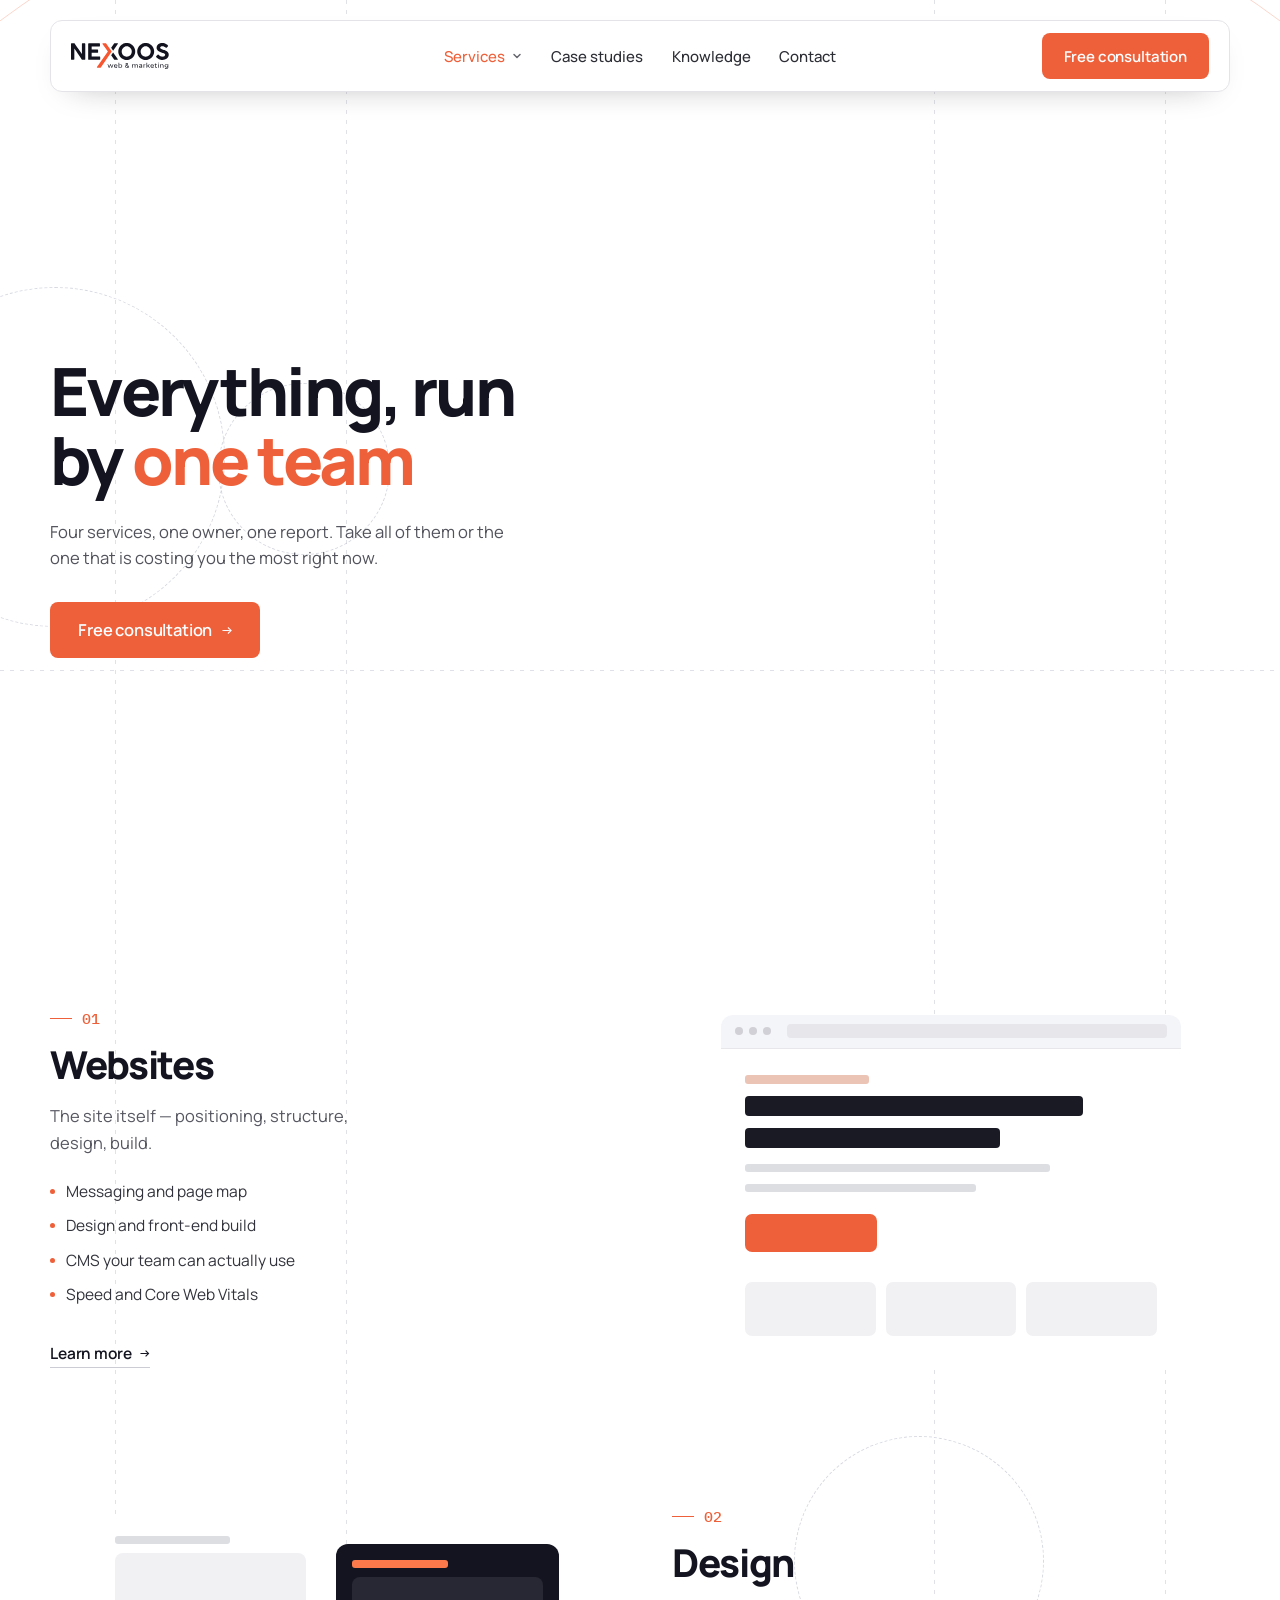
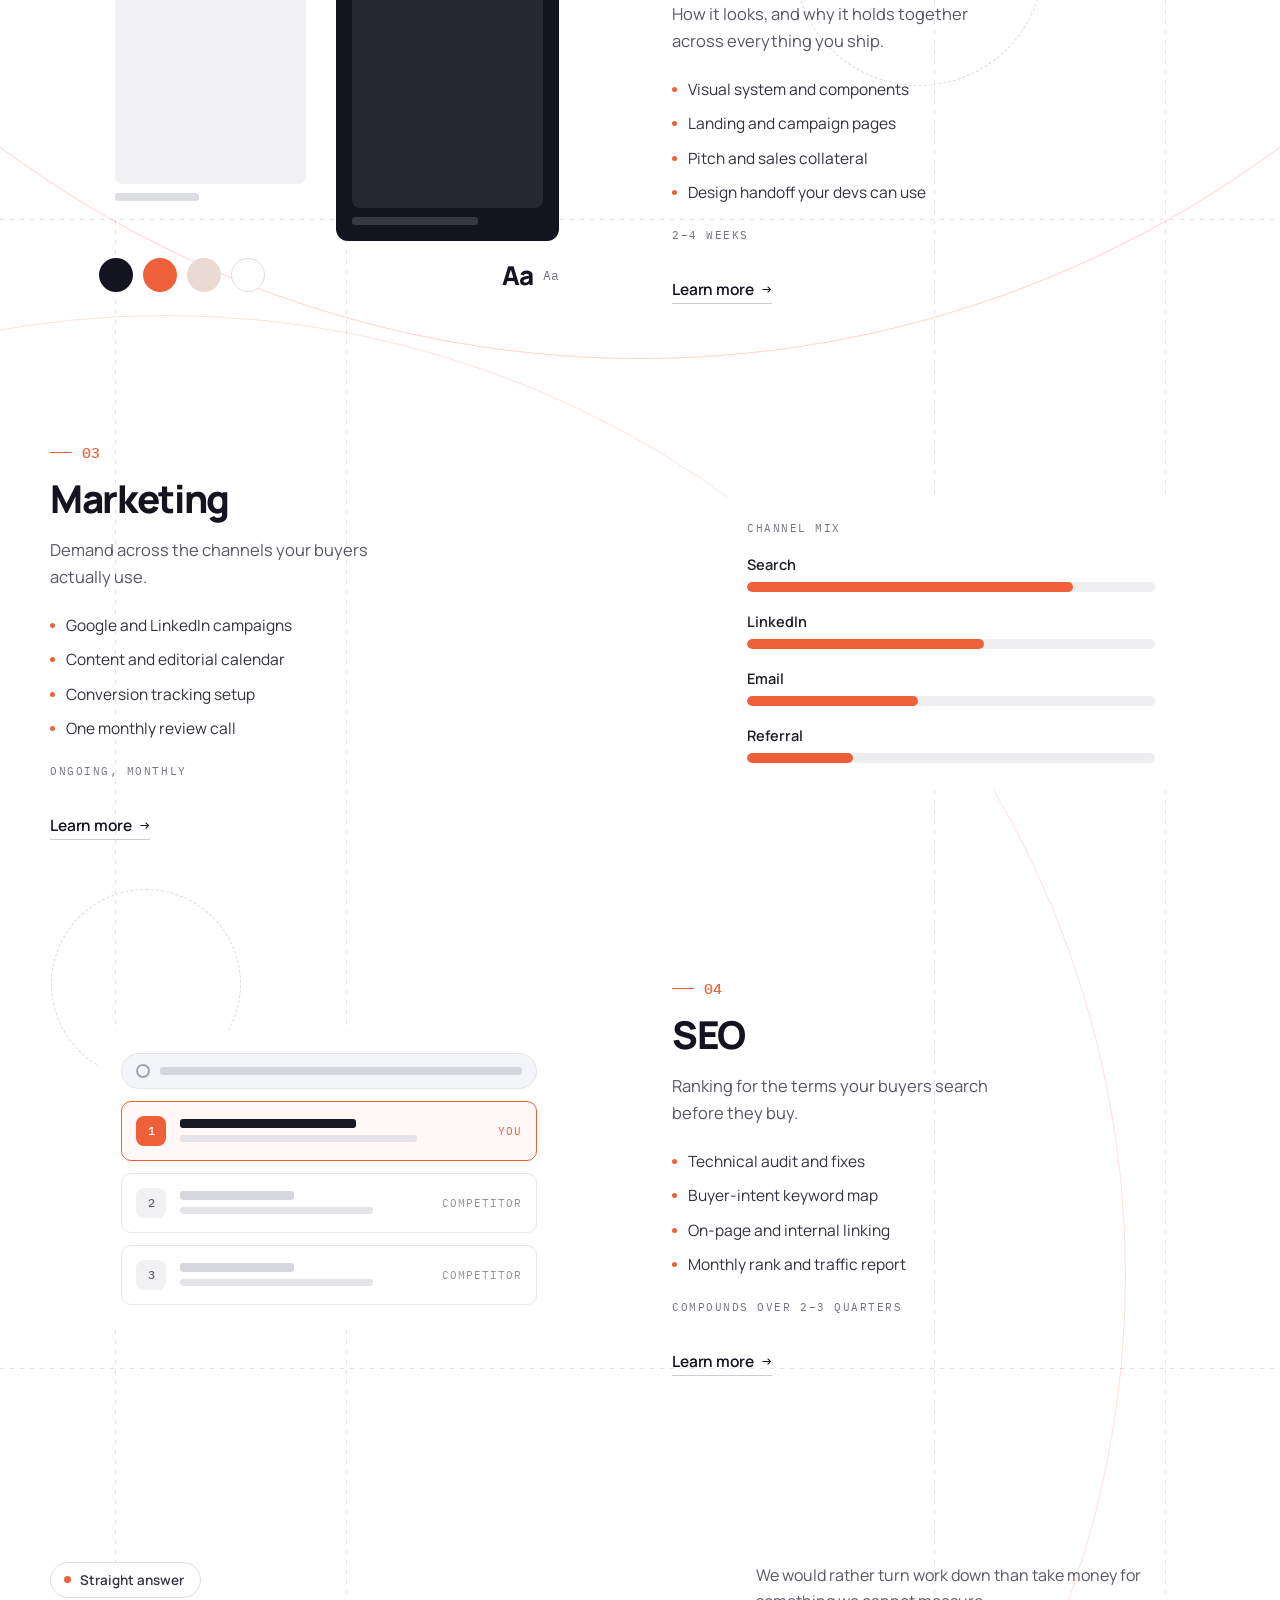
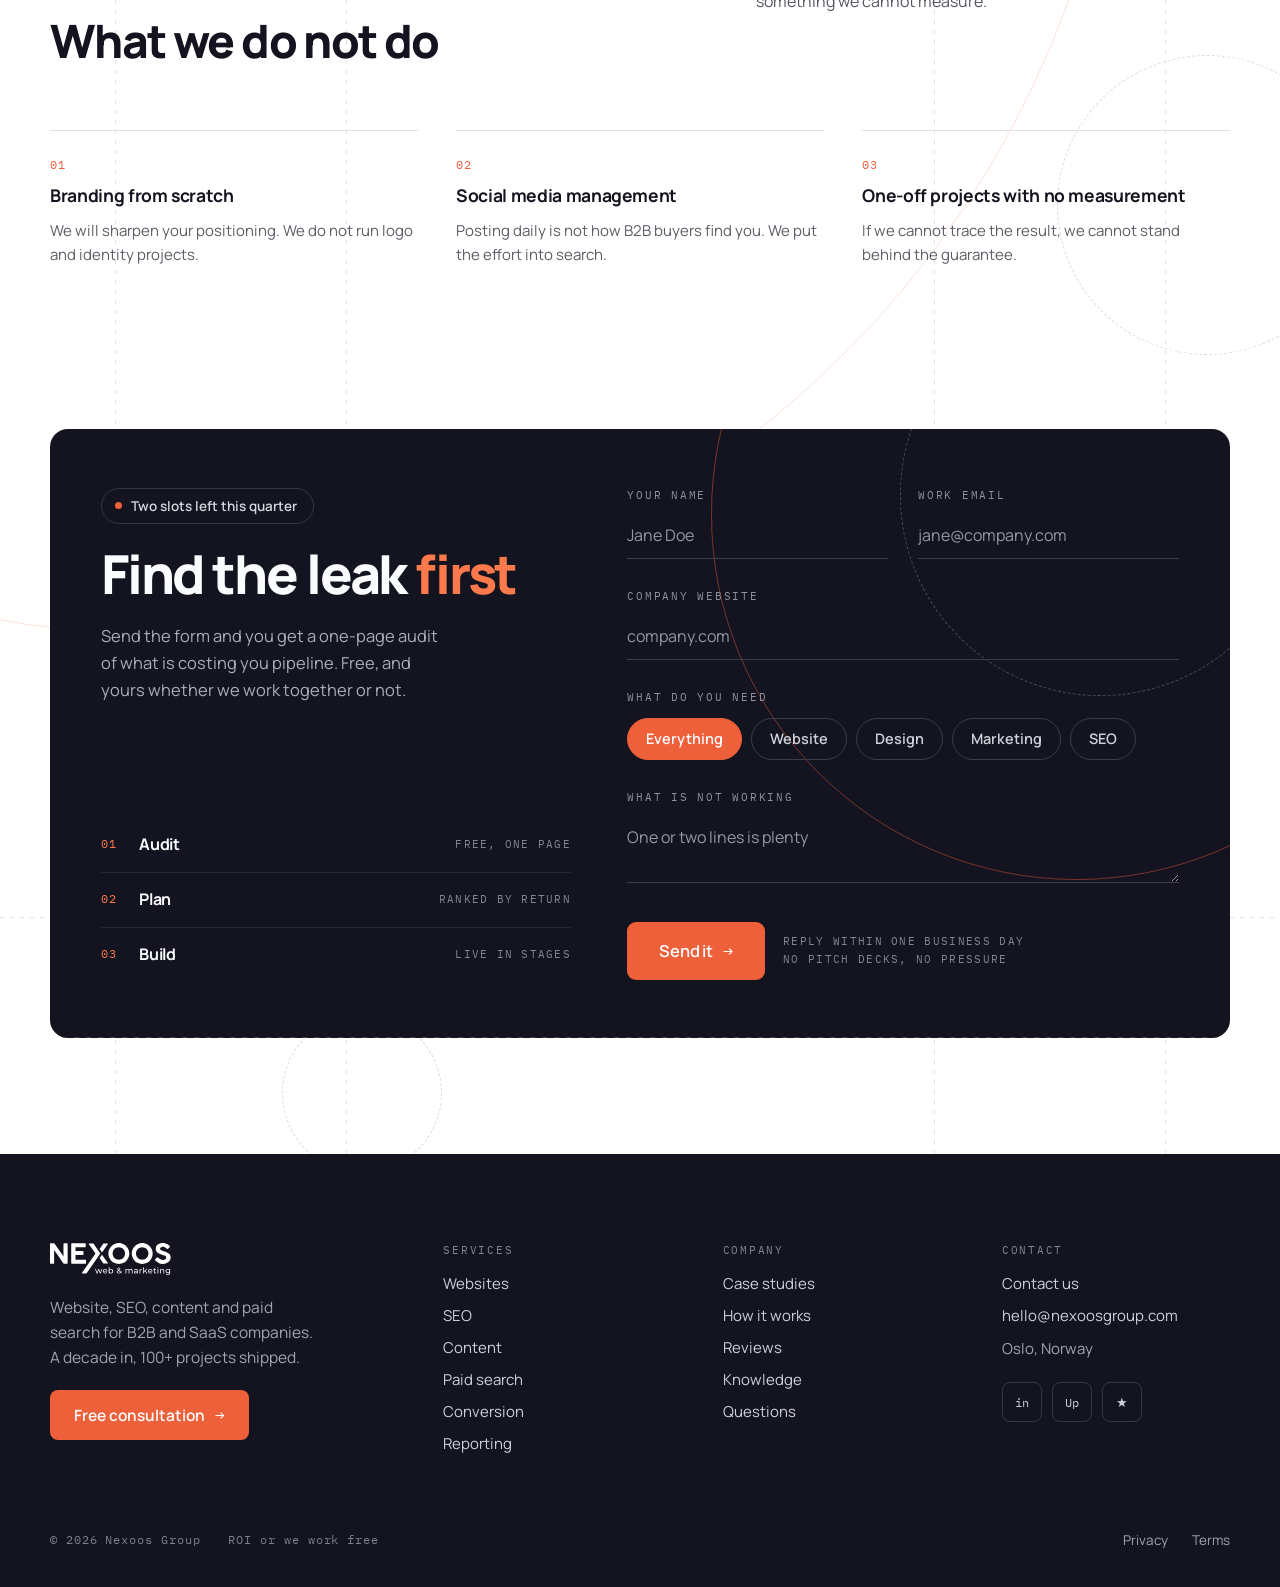
<file: services.html>
<!DOCTYPE html>
<html lang="en">
<head>
<meta charset="utf-8">
<meta name="viewport" content="width=device-width, initial-scale=1.0">
<title>Services — Nexoos Group</title>
<meta name="description" content="Four services, one owner, one report. Website, SEO, design, and marketing — run by one team for B2B companies.">
<link rel="preconnect" href="https://fonts.googleapis.com">
<link rel="preconnect" href="https://fonts.gstatic.com" crossorigin>
<link href="https://fonts.googleapis.com/css2?family=Manrope:wght@400;500;600;700;800&family=IBM+Plex+Mono:wght@400;500&display=swap" rel="stylesheet">
<link rel="stylesheet" href="header.css">
<style>
*, *::before, *::after { box-sizing: border-box; }
html { -webkit-font-smoothing: antialiased; scroll-behavior: smooth; }
body { margin: 0; background: oklch(1 0 0); color: oklch(0.196 0.021 279); font-family: Manrope, Helvetica, Arial, sans-serif; }
a { color: oklch(0.196 0.021 279); text-decoration: none; transition: color 0.3s ease; }
a:hover { color: oklch(0.665 0.184 36); }
button { transition: background 0.3s ease, color 0.3s ease, border-color 0.3s ease, transform 0.3s ease; }
input::placeholder, textarea::placeholder { color: oklch(0.68 0.012 280); }

/* --- Service rows (alternating layout) --- */
@media (max-width: 820px) {
  [data-nx-srow] { grid-template-columns: minmax(0, 1fr) !important; }
  [data-nx-srow] > div:first-child { order: 2 !important; }
  [data-nx-smock] { order: 1 !important; }
}

.learn-more-link {
  transition: color 0.3s, border-color 0.3s;
}
.learn-more-link:hover {
  color: oklch(0.665 0.184 36) !important;
  border-bottom-color: oklch(0.665 0.184 36) !important;
}

/* --- "Not" section --- */
@media (max-width: 860px) { [data-nx-nothead] { grid-template-columns: minmax(0, 1fr) !important; align-items: start !important; } }
@media (max-width: 760px) { [data-nx-not] { grid-template-columns: minmax(0, 1fr) !important; } }

/* --- CTA2 (contact section) --- */
@media (max-width: 860px) {
  [data-nx-cta2] { grid-template-columns: minmax(0, 1fr) !important; }
  [data-nx-cta2-img] { display: none !important; }
}

/* --- Footer columns --- */
@media (max-width: 900px) { [data-nx-foot] { grid-template-columns: repeat(2, minmax(0, 1fr)) !important; } }
@media (max-width: 520px) {
  [data-nx-foot] { grid-template-columns: minmax(0, 1fr) !important; }
  [data-nx-footbar] > span:last-child { margin-left: 0 !important; }
}

/* --- CTA buttons --- */
@media (max-width: 560px) {
  [data-nx-cta] > a { width: 100% !important; justify-content: center !important; }
}

/* --- Service card icon hover --- */
.svc-bg-icon {
  transition: transform 0.55s ease-out, opacity 0.55s ease-out, filter 0.55s ease-out;
}
article:hover .svc-bg-icon {
  transform: scale(1.18) perspective(600px) rotateY(-8deg) rotateX(4deg) rotate(8deg);
  opacity: 0.18;
  filter: brightness(0) saturate(100%) invert(52%) sepia(88%) saturate(1200%) hue-rotate(345deg) brightness(95%) contrast(95%);
  transition: transform 0.55s cubic-bezier(0.16, 1, 0.3, 1), opacity 0.5s ease, filter 0.5s ease;
}
article[style*="oklch(0.196"]:hover .svc-bg-icon {
  filter: brightness(0) invert(1);
  opacity: 0.14;
}

/* ═══════════════ SMOOTH EXPANDING HOVER & HOVER-OUT TRANSITION (2 LARGE ROWS) ═══════════════ */

/* Default transition state for smooth hover-out (Slower & Ultra-Smooth) */
[data-nx-smock] {
  transition: transform 0.65s cubic-bezier(0.25, 1, 0.35, 1);
}

[data-nx-srow]:has(.learn-more-link:hover) [data-nx-smock] {
  transform: translateY(-6px);
}

[data-nx-smock] div[style*="padding: 26px"] > span:nth-child(2),
[data-nx-smock] div[style*="padding: 26px"] > span:nth-child(3) {
  transition: width 0.75s cubic-bezier(0.25, 1, 0.35, 1);
}

/* Expand the 2 large rows smoothly on hover (ONLY Learn More button hover) */
[data-nx-srow]:has(.learn-more-link:hover) [data-nx-smock] div[style*="padding: 26px"] > span:nth-child(2) {
  width: 96% !important;
}

[data-nx-srow]:has(.learn-more-link:hover) [data-nx-smock] div[style*="padding: 26px"] > span:nth-child(3) {
  width: 85% !important;
}

/* --- Orange Button AJAXing Shimmer Effect with Smooth Hover-Out Transition --- */
[data-nx-smock] div[style*="padding: 26px"] > span:nth-child(6) {
  position: relative;
  overflow: hidden;
}

[data-nx-smock] div[style*="padding: 26px"] > span:nth-child(6)::after {
  content: "";
  position: absolute;
  inset: 0;
  background: linear-gradient(90deg, transparent 0%, rgba(255, 255, 255, 0.45) 50%, transparent 100%);
  transform: translateX(-100%);
  opacity: 0;
  transition: opacity 0.6s cubic-bezier(0.25, 1, 0.35, 1);
}

@keyframes btnShimmerSweep {
  0% {
    transform: translateX(-100%);
  }
  100% {
    transform: translateX(100%);
  }
}

[data-nx-srow]:has(.learn-more-link:hover) [data-nx-smock] div[style*="padding: 26px"] > span:nth-child(6)::after {
  opacity: 1;
  animation: btnShimmerSweep 1.8s ease-in-out infinite;
}

/* --- Browser Control Dots Colored on Hover (Smoother & Slower) --- */
[data-nx-smock] div[style*="height: 34px"] span[style*="border-radius: 50%"] {
  transition: background-color 0.6s cubic-bezier(0.25, 1, 0.35, 1);
}

[data-nx-srow]:has(.learn-more-link:hover) [data-nx-smock] div[style*="height: 34px"] span[style*="border-radius: 50%"]:nth-child(1) {
  background-color: #ff5f56 !important;
}

[data-nx-srow]:has(.learn-more-link:hover) [data-nx-smock] div[style*="height: 34px"] span[style*="border-radius: 50%"]:nth-child(2) {
  background-color: #ffbd2e !important;
}

[data-nx-srow]:has(.learn-more-link:hover) [data-nx-smock] div[style*="height: 34px"] span[style*="border-radius: 50%"]:nth-child(3) {
  background-color: #27c93f !important;
}

/* ═══════════════ ROW 02 DESIGN MOCKUP HOVER & HOVER-OUT ANIMATIONS ═══════════════ */

/* Default transition states for smooth hover-out */
/* Light card (Left) */
[data-nx-smock] div[style*="aspect-ratio: 3 / 4"]:first-child {
  transition: transform 0.65s cubic-bezier(0.25, 1, 0.35, 1);
}

/* Dark card (Right) */
[data-nx-smock] div[style*="aspect-ratio: 3 / 4"]:last-child {
  transition: transform 0.65s cubic-bezier(0.25, 1, 0.35, 1);
}

/* Dark card inner orange bar */
[data-nx-smock] div[style*="aspect-ratio: 3 / 4"]:last-child > span:first-child {
  transition: width 0.65s cubic-bezier(0.25, 1, 0.35, 1);
}

/* Color palette circles (4 dots) */
[data-nx-smock] div[style*="gap: 10px"] > span[style*="border-radius: 50%"] {
  transition: transform 0.5s cubic-bezier(0.25, 1, 0.35, 1);
}

/* Typography Aa badges */
[data-nx-smock] div[style*="gap: 10px"] > span[style*="font-size: 26px"] {
  transition: transform 0.5s cubic-bezier(0.25, 1, 0.35, 1), color 0.5s ease;
}

/* --- HOVER IN STATES --- */

/* Dark card lifts up & tilts */
[data-nx-srow]:has(.learn-more-link:hover) [data-nx-smock] div[style*="aspect-ratio: 3 / 4"]:last-child {
  transform: translateY(-10px) rotate(-2deg);
}

/* Light card shifts left */
[data-nx-srow]:has(.learn-more-link:hover) [data-nx-smock] div[style*="aspect-ratio: 3 / 4"]:first-child {
  transform: translateY(4px) translateX(-6px) rotate(1deg);
}

/* Orange bar inside dark card expands */
[data-nx-srow]:has(.learn-more-link:hover) [data-nx-smock] div[style*="aspect-ratio: 3 / 4"]:last-child > span:first-child {
  width: 80% !important;
}

/* Color palette dots staggered pop */
[data-nx-srow]:has(.learn-more-link:hover) [data-nx-smock] div[style*="gap: 10px"] > span[style*="border-radius: 50%"]:nth-child(1) {
  transform: scale(1.2);
  transition-delay: 0s;
}
[data-nx-srow]:has(.learn-more-link:hover) [data-nx-smock] div[style*="gap: 10px"] > span[style*="border-radius: 50%"]:nth-child(2) {
  transform: scale(1.25);
  transition-delay: 0.06s;
}
[data-nx-srow]:has(.learn-more-link:hover) [data-nx-smock] div[style*="gap: 10px"] > span[style*="border-radius: 50%"]:nth-child(3) {
  transform: scale(1.2);
  transition-delay: 0.12s;
}
[data-nx-srow]:has(.learn-more-link:hover) [data-nx-smock] div[style*="gap: 10px"] > span[style*="border-radius: 50%"]:nth-child(4) {
  transform: scale(1.2);
  transition-delay: 0.18s;
}

/* Typography Aa pop */
[data-nx-srow]:has(.learn-more-link:hover) [data-nx-smock] div[style*="gap: 10px"] > span[style*="font-size: 26px"] {
  transform: scale(1.18);
  color: oklch(0.665 0.184 36) !important;
}

/* ═══════════════ ROW 03 MARKETING CHANNEL MIX MOCKUP HOVER ANIMATIONS ═══════════════ */

/* Default transition states for smooth hover-out */
[data-nx-smock] div[style*="gap: 8px"] span[style*="border-radius: 999px"] > span {
  transition: width 0.7s cubic-bezier(0.25, 1, 0.35, 1);
  position: relative;
  overflow: hidden;
}

[data-nx-smock] div[style*="gap: 8px"] span[style*="border-radius: 999px"] > span::after {
  content: "";
  position: absolute;
  inset: 0;
  background: linear-gradient(90deg, transparent 0%, rgba(255, 255, 255, 0.5) 50%, transparent 100%);
  transform: translateX(-100%);
  opacity: 0;
  transition: opacity 0.6s ease;
}

/* Channel labels hover transition */
[data-nx-smock] div[style*="gap: 8px"] > span:first-child {
  transition: transform 0.4s cubic-bezier(0.25, 1, 0.35, 1), color 0.4s ease;
}

/* --- HOVER IN STATES --- */

/* Expand Search bar (80% -> 96%) */
[data-nx-srow]:has(.learn-more-link:hover) [data-nx-smock] div[style*="gap: 8px"]:nth-of-type(1) span[style*="border-radius: 999px"] > span {
  width: 96% !important;
  transition-delay: 0s;
}

/* Expand LinkedIn bar (58% -> 82%) */
[data-nx-srow]:has(.learn-more-link:hover) [data-nx-smock] div[style*="gap: 8px"]:nth-of-type(2) span[style*="border-radius: 999px"] > span {
  width: 82% !important;
  transition-delay: 0.08s;
}

/* Expand Email bar (42% -> 68%) */
[data-nx-srow]:has(.learn-more-link:hover) [data-nx-smock] div[style*="gap: 8px"]:nth-of-type(3) span[style*="border-radius: 999px"] > span {
  width: 68% !important;
  transition-delay: 0.16s;
}

/* Expand Referral bar (26% -> 54%) */
[data-nx-srow]:has(.learn-more-link:hover) [data-nx-smock] div[style*="gap: 8px"]:nth-of-type(4) span[style*="border-radius: 999px"] > span {
  width: 54% !important;
  transition-delay: 0.24s;
}

/* Shimmer sweep on hover */
[data-nx-srow]:has(.learn-more-link:hover) [data-nx-smock] div[style*="gap: 8px"] span[style*="border-radius: 999px"] > span::after {
  opacity: 1;
  animation: btnShimmerSweep 1.8s ease-in-out infinite;
}

/* Staggered label shift */
[data-nx-srow]:has(.learn-more-link:hover) [data-nx-smock] div[style*="gap: 8px"]:nth-of-type(1) > span:first-child {
  transform: translateX(4px);
  color: oklch(0.665 0.184 36) !important;
  transition-delay: 0s;
}
[data-nx-srow]:has(.learn-more-link:hover) [data-nx-smock] div[style*="gap: 8px"]:nth-of-type(2) > span:first-child {
  transform: translateX(4px);
  color: oklch(0.665 0.184 36) !important;
  transition-delay: 0.08s;
}
[data-nx-srow]:has(.learn-more-link:hover) [data-nx-smock] div[style*="gap: 8px"]:nth-of-type(3) > span:first-child {
  transform: translateX(4px);
  color: oklch(0.665 0.184 36) !important;
  transition-delay: 0.16s;
}
[data-nx-srow]:has(.learn-more-link:hover) [data-nx-smock] div[style*="gap: 8px"]:nth-of-type(4) > span:first-child {
  transform: translateX(4px);
  color: oklch(0.665 0.184 36) !important;
  transition-delay: 0.24s;
}

/* ═══════════════ ROW 04 SEO KEYWORD RANKING MOCKUP HOVER ANIMATIONS ═══════════════ */

/* Default transition states for smooth hover-out */
/* #1 Position row */
[data-nx-smock] div[style*="padding: 22px"] > div:nth-child(2) {
  transition: transform 0.65s cubic-bezier(0.25, 1, 0.35, 1);
}

/* #1 Badge icon */
[data-nx-smock] div[style*="padding: 22px"] > div:nth-child(2) > span:first-child {
  transition: transform 0.55s cubic-bezier(0.25, 1, 0.35, 1);
}

/* Competitor rows (#2 & #3) */
[data-nx-smock] div[style*="padding: 22px"] > div:nth-child(n+3) {
  transition: opacity 0.55s ease, transform 0.55s cubic-bezier(0.25, 1, 0.35, 1);
}

/* Top search bar pill */
[data-nx-smock] div[style*="padding: 22px"] > div:first-child span[style*="background: oklch(0.88 0.008 280)"] {
  transition: width 0.65s cubic-bezier(0.25, 1, 0.35, 1);
}

/* --- HOVER IN STATES --- */

/* #1 Rank row lifts up and glows */
[data-nx-srow]:has(.learn-more-link:hover) [data-nx-smock] div[style*="padding: 22px"] > div:nth-child(2) {
  transform: translateY(-4px) scale(1.02);
}

/* #1 Badge pops */
[data-nx-srow]:has(.learn-more-link:hover) [data-nx-smock] div[style*="padding: 22px"] > div:nth-child(2) > span:first-child {
  transform: scale(1.15);
}

/* Competitor rows dim to highlight your #1 rank */
[data-nx-srow]:has(.learn-more-link:hover) [data-nx-smock] div[style*="padding: 22px"] > div:nth-child(n+3) {
  opacity: 0.55;
  transform: scale(0.98);
}

/* Search bar query expands */
[data-nx-srow]:has(.learn-more-link:hover) [data-nx-smock] div[style*="padding: 22px"] > div:first-child span[style*="background: oklch(0.88 0.008 280)"] {
  width: 75% !important;
}

/* ═══════════════ SCROLL ANIMATIONS ═══════════════ */
[data-reveal] {
  opacity: 0; transform: translateY(32px);
  transition: opacity 0.7s cubic-bezier(0.16, 1, 0.3, 1), transform 0.7s cubic-bezier(0.16, 1, 0.3, 1);
}
[data-reveal].is-visible { opacity: 1; transform: translateY(0); }

@media (prefers-reduced-motion: reduce) {
  [data-reveal] { opacity: 1 !important; transform: none !important; transition: none !important; }
}
</style>
</head>
<body>
<div style="position: relative; background: oklch(1 0 0); min-height: 100vh; overflow-x: clip">

  <!-- ═══════════════ DECORATIVE GRID ═══════════════ -->
  <div aria-hidden="true" style="position: absolute; inset: 0; overflow: hidden; pointer-events: none">
    <div style="position: absolute; left: 9%; top: 0; bottom: 0; width: 1px; background-image: repeating-linear-gradient(to bottom, oklch(0.72 0.03 275 / 0.32) 0 4px, transparent 4px 10px)"></div>
    <div style="position: absolute; left: 27%; top: 0; bottom: 0; width: 1px; background-image: repeating-linear-gradient(to bottom, oklch(0.72 0.03 275 / 0.32) 0 4px, transparent 4px 10px)"></div>
    <div style="position: absolute; left: 73%; top: 0; bottom: 0; width: 1px; background-image: repeating-linear-gradient(to bottom, oklch(0.72 0.03 275 / 0.32) 0 4px, transparent 4px 10px)"></div>
    <div style="position: absolute; left: 91%; top: 0; bottom: 0; width: 1px; background-image: repeating-linear-gradient(to bottom, oklch(0.72 0.03 275 / 0.32) 0 4px, transparent 4px 10px)"></div>
    <div style="position: absolute; left: 0; right: 0; top: 14%; height: 1px; background-image: repeating-linear-gradient(to right, oklch(0.72 0.03 275 / 0.32) 0 4px, transparent 4px 10px)"></div>
    <div style="position: absolute; left: 0; right: 0; top: 38%; height: 1px; background-image: repeating-linear-gradient(to right, oklch(0.72 0.03 275 / 0.32) 0 4px, transparent 4px 10px)"></div>
    <div style="position: absolute; left: 0; right: 0; top: 62%; height: 1px; background-image: repeating-linear-gradient(to right, oklch(0.72 0.03 275 / 0.32) 0 4px, transparent 4px 10px)"></div>
    <div style="position: absolute; left: 0; right: 0; top: 86%; height: 1px; background-image: repeating-linear-gradient(to right, oklch(0.72 0.03 275 / 0.32) 0 4px, transparent 4px 10px)"></div>
    <div style="position: absolute; left: -9%; top: 6%; width: 340px; height: 340px; border-radius: 50%; border: 1px dashed oklch(0.72 0.03 275 / 0.42)"></div>
    <div style="position: absolute; left: 17%; top: 8%; width: 172px; height: 172px; border-radius: 50%; border: 1px dashed oklch(0.72 0.03 275 / 0.42)"></div>
    <div style="position: absolute; left: 62%; top: 30%; width: 250px; height: 250px; border-radius: 50%; border: 1px dashed oklch(0.72 0.03 275 / 0.42)"></div>
    <div style="position: absolute; left: 4%; top: 52%; width: 190px; height: 190px; border-radius: 50%; border: 1px dashed oklch(0.72 0.03 275 / 0.42)"></div>
    <div style="position: absolute; right: -6%; top: 68%; width: 300px; height: 300px; border-radius: 50%; border: 1px dashed oklch(0.72 0.03 275 / 0.42)"></div>
    <div style="position: absolute; left: 22%; top: 88%; width: 160px; height: 160px; border-radius: 50%; border: 1px dashed oklch(0.72 0.03 275 / 0.42)"></div>
    <div style="position: absolute; right: -34%; top: -4%; width: 168%; aspect-ratio: 1; border-radius: 50%; border: 1px solid oklch(0.665 0.184 36 / 0.26)"></div>
    <div style="position: absolute; left: -62%; top: 40%; width: 150%; aspect-ratio: 1; border-radius: 50%; border: 1px solid oklch(0.665 0.184 36 / 0.18)"></div>
  </div>


  <!-- HEADER (injected by header.js) -->
  <div id="nx-header"></div>

  <section id="top" style="position: relative; z-index: 1; min-height: calc(100vh - 110px); display: flex; align-items: center">
    <div style="width: 100%; max-width: 1260px; margin: 0 auto; padding: clamp(48px, 7vw, 96px) clamp(16px, 4vw, 40px)">
      <div style="display: flex; flex-direction: column; align-items: flex-start; gap: 24px">
        <h1 style="margin: 0; max-width: 18ch; font-size: clamp(38px, 5.2vw, 72px); line-height: 1.04; letter-spacing: -0.04em; font-weight: 800; text-wrap: balance; color: oklch(0.196 0.021 279)">Everything, run by <span style="color: oklch(0.665 0.184 36)">one team</span></h1>
        <p style="margin: 0; max-width: 46ch; font-size: clamp(16.5px, 1.3vw, 19px); line-height: 1.6; color: oklch(0.44 0.015 280); text-wrap: pretty">Four services, one owner, one report. Take all of them or the one that is costing you the most right now.</p>
        <a href="#contact" class="btn-hover-orange-dark" style="margin-top: 6px; display: inline-flex; align-items: center; gap: 10px; height: 56px; padding: 0 28px; border-radius: 8px; background: oklch(0.665 0.184 36); color: oklch(0.99 0.003 280); font-size: 16.5px; font-weight: 600; letter-spacing: -0.01em; transition: background 0.3s">
          Free consultation
          <span style="font-family: 'IBM Plex Mono', monospace; font-weight: 400">→</span>
        </a>
      </div>
    </div>
  </section>

  <!-- ═══════════════ SERVICE ROWS ═══════════════ -->
  <section id="all" style="position: relative; z-index: 1">
    <div style="max-width: 1260px; margin: 0 auto; padding: clamp(20px, 3vw, 40px) clamp(16px, 4vw, 40px) clamp(48px, 6vw, 80px)">

      <!-- Row 01 — Websites (text left, mockup right) -->
      <div data-nx-srow data-reveal style="display: grid; grid-template-columns: minmax(0, 1fr) minmax(0, 1fr); gap: clamp(32px, 5vw, 80px); align-items: center; padding: clamp(44px, 5.5vw, 76px) 0">
        <div style="display: flex; flex-direction: column; align-items: flex-start; gap: 18px">
          <span style="display: flex; flex-direction: column; gap: 8px; font-family: 'IBM Plex Mono', monospace">
            <span style="display: inline-flex; align-items: center; gap: 10px; font-size: 15px; font-weight: 500; line-height: 1; color: oklch(0.665 0.184 36)">
              <span style="width: 22px; height: 1px; background: oklch(0.665 0.184 36); display: block"></span>
              01
            </span>
          </span>
          <h3 style="margin: 0; font-size: clamp(26px, 3vw, 40px); font-weight: 800; letter-spacing: -0.035em; line-height: 1.08; color: oklch(0.196 0.021 279)">Websites</h3>
          <p style="margin: 0; max-width: 34ch; font-size: 16.5px; line-height: 1.6; color: oklch(0.46 0.015 280); text-wrap: pretty">The site itself — positioning, structure, design, build.</p>
          <ul style="margin: 6px 0 0; padding: 0; list-style: none; display: flex; flex-direction: column; gap: 11px">
            <li style="display: flex; align-items: flex-start; gap: 11px; font-size: 15.5px; line-height: 1.5; color: oklch(0.32 0.015 280)"><span style="width: 5px; height: 5px; margin-top: 9px; border-radius: 50%; background: oklch(0.665 0.184 36); flex-shrink: 0; display: block"></span><span>Messaging and page map</span></li>
            <li style="display: flex; align-items: flex-start; gap: 11px; font-size: 15.5px; line-height: 1.5; color: oklch(0.32 0.015 280)"><span style="width: 5px; height: 5px; margin-top: 9px; border-radius: 50%; background: oklch(0.665 0.184 36); flex-shrink: 0; display: block"></span><span>Design and front-end build</span></li>
            <li style="display: flex; align-items: flex-start; gap: 11px; font-size: 15.5px; line-height: 1.5; color: oklch(0.32 0.015 280)"><span style="width: 5px; height: 5px; margin-top: 9px; border-radius: 50%; background: oklch(0.665 0.184 36); flex-shrink: 0; display: block"></span><span>CMS your team can actually use</span></li>
            <li style="display: flex; align-items: flex-start; gap: 11px; font-size: 15.5px; line-height: 1.5; color: oklch(0.32 0.015 280)"><span style="width: 5px; height: 5px; margin-top: 9px; border-radius: 50%; background: oklch(0.665 0.184 36); flex-shrink: 0; display: block"></span><span>Speed and Core Web Vitals</span></li>
          </ul>
                 <a href="web-development.html" class="learn-more-link" style="margin-top: 18px; display: inline-flex; align-items: center; gap: 9px; align-self: flex-start; font-size: 15.5px; font-weight: 600; letter-spacing: -0.01em; color: oklch(0.196 0.021 279); border-bottom: 1px solid oklch(0.85 0.01 280); padding-bottom: 3px">
            Learn more
            <span style="font-family: 'IBM Plex Mono', monospace; font-weight: 400">→</span>
          </a>
        </div>
        <div data-nx-smock style="display: flex; justify-content: center">
          <div style="width: 100%; max-width: 460px; border-radius: 12px; overflow: hidden; background: oklch(1 0 0)">
            <div style="height: 34px; padding: 0 14px; display: flex; align-items: center; gap: 6px; background: oklch(0.97 0.004 280); border-bottom: 1px solid oklch(0.93 0.005 280)">
              <span style="width: 8px; height: 8px; border-radius: 50%; background: oklch(0.86 0.008 280); display: block"></span>
              <span style="width: 8px; height: 8px; border-radius: 50%; background: oklch(0.86 0.008 280); display: block"></span>
              <span style="width: 8px; height: 8px; border-radius: 50%; background: oklch(0.86 0.008 280); display: block"></span>
              <span style="margin-left: 10px; flex: 1; height: 14px; border-radius: 4px; background: oklch(0.93 0.005 280); display: block"></span>
            </div>
            <div style="padding: 26px 24px 28px; display: flex; flex-direction: column; gap: 12px">
              <span style="width: 30%; height: 9px; border-radius: 3px; background: oklch(0.85 0.05 40); display: block"></span>
              <span style="width: 82%; height: 20px; border-radius: 4px; background: oklch(0.22 0.02 280); display: block"></span>
              <span style="width: 62%; height: 20px; border-radius: 4px; background: oklch(0.22 0.02 280); display: block"></span>
              <span style="margin-top: 4px; width: 74%; height: 8px; border-radius: 3px; background: oklch(0.9 0.006 280); display: block"></span>
              <span style="width: 56%; height: 8px; border-radius: 3px; background: oklch(0.9 0.006 280); display: block"></span>
              <span style="margin-top: 10px; width: 132px; height: 38px; border-radius: 7px; background: oklch(0.665 0.184 36); display: block"></span>
              <div style="margin-top: 18px; display: grid; grid-template-columns: repeat(3, 1fr); gap: 10px">
                <span style="height: 54px; border-radius: 7px; background: oklch(0.96 0.004 280); display: block"></span>
                <span style="height: 54px; border-radius: 7px; background: oklch(0.96 0.004 280); display: block"></span>
                <span style="height: 54px; border-radius: 7px; background: oklch(0.96 0.004 280); display: block"></span>
              </div>
            </div>
          </div>
        </div>
      </div>

      <!-- Row 02 — Design (text right, mockup left) -->
      <div data-nx-srow data-reveal style="display: grid; grid-template-columns: minmax(0, 1fr) minmax(0, 1fr); gap: clamp(32px, 5vw, 80px); align-items: center; padding: clamp(44px, 5.5vw, 76px) 0">
        <div style="order: 2; display: flex; flex-direction: column; align-items: flex-start; gap: 18px">
          <span style="display: flex; flex-direction: column; gap: 8px; font-family: 'IBM Plex Mono', monospace">
            <span style="display: inline-flex; align-items: center; gap: 10px; font-size: 15px; font-weight: 500; line-height: 1; color: oklch(0.665 0.184 36)">
              <span style="width: 22px; height: 1px; background: oklch(0.665 0.184 36); display: block"></span>
              02
            </span>
          </span>
          <h3 style="margin: 0; font-size: clamp(26px, 3vw, 40px); font-weight: 800; letter-spacing: -0.035em; line-height: 1.08; color: oklch(0.196 0.021 279)">Design</h3>
          <p style="margin: 0; max-width: 34ch; font-size: 16.5px; line-height: 1.6; color: oklch(0.46 0.015 280); text-wrap: pretty">How it looks, and why it holds together across everything you ship.</p>
          <ul style="margin: 6px 0 0; padding: 0; list-style: none; display: flex; flex-direction: column; gap: 11px">
            <li style="display: flex; align-items: flex-start; gap: 11px; font-size: 15.5px; line-height: 1.5; color: oklch(0.32 0.015 280)"><span style="width: 5px; height: 5px; margin-top: 9px; border-radius: 50%; background: oklch(0.665 0.184 36); flex-shrink: 0; display: block"></span><span>Visual system and components</span></li>
            <li style="display: flex; align-items: flex-start; gap: 11px; font-size: 15.5px; line-height: 1.5; color: oklch(0.32 0.015 280)"><span style="width: 5px; height: 5px; margin-top: 9px; border-radius: 50%; background: oklch(0.665 0.184 36); flex-shrink: 0; display: block"></span><span>Landing and campaign pages</span></li>
            <li style="display: flex; align-items: flex-start; gap: 11px; font-size: 15.5px; line-height: 1.5; color: oklch(0.32 0.015 280)"><span style="width: 5px; height: 5px; margin-top: 9px; border-radius: 50%; background: oklch(0.665 0.184 36); flex-shrink: 0; display: block"></span><span>Pitch and sales collateral</span></li>
            <li style="display: flex; align-items: flex-start; gap: 11px; font-size: 15.5px; line-height: 1.5; color: oklch(0.32 0.015 280)"><span style="width: 5px; height: 5px; margin-top: 9px; border-radius: 50%; background: oklch(0.665 0.184 36); flex-shrink: 0; display: block"></span><span>Design handoff your devs can use</span></li>
          </ul>
          <span style="margin-top: 6px; font-family: 'IBM Plex Mono', monospace; font-size: 11px; letter-spacing: 0.14em; text-transform: uppercase; color: oklch(0.56 0.015 280)">2–4 weeks</span>
          <a href="web-design.html" class="learn-more-link" style="margin-top: 18px; display: inline-flex; align-items: center; gap: 9px; align-self: flex-start; font-size: 15.5px; font-weight: 600; letter-spacing: -0.01em; color: oklch(0.196 0.021 279); border-bottom: 1px solid oklch(0.85 0.01 280); padding-bottom: 3px">
            Learn more
            <span style="font-family: 'IBM Plex Mono', monospace; font-weight: 400">→</span>
          </a>
        </div>
        <div data-nx-smock style="order: 1; display: flex; justify-content: center">
          <div style="position: relative; width: 100%; max-width: 460px; display: flex; flex-direction: column; gap: 16px">
            <div style="display: flex; gap: 14px; align-items: flex-start">
              <div style="flex: 1; aspect-ratio: 3 / 4; border-radius: 12px; background: oklch(1 0 0); padding: 16px; display: flex; flex-direction: column; gap: 9px">
                <span style="width: 60%; height: 8px; border-radius: 3px; background: oklch(0.9 0.006 280); display: block"></span>
                <span style="width: 100%; flex: 1; border-radius: 8px; background: oklch(0.96 0.004 280); display: block"></span>
                <span style="width: 44%; height: 8px; border-radius: 3px; background: oklch(0.9 0.006 280); display: block"></span>
              </div>
              <div style="flex: 1; margin-top: 24px; aspect-ratio: 3 / 4; border-radius: 12px; background: oklch(0.196 0.021 279); padding: 16px; display: flex; flex-direction: column; gap: 9px">
                <span style="width: 50%; height: 8px; border-radius: 3px; background: oklch(0.72 0.17 40); display: block"></span>
                <span style="width: 100%; flex: 1; border-radius: 8px; background: oklch(0.28 0.02 280); display: block"></span>
                <span style="width: 66%; height: 8px; border-radius: 3px; background: oklch(0.34 0.02 280); display: block"></span>
              </div>
            </div>
            <div style="display: flex; align-items: center; gap: 10px">
              <span style="width: 34px; height: 34px; border-radius: 50%; background: oklch(0.196 0.021 279); display: block"></span>
              <span style="width: 34px; height: 34px; border-radius: 50%; background: oklch(0.665 0.184 36); display: block"></span>
              <span style="width: 34px; height: 34px; border-radius: 50%; background: oklch(0.9 0.02 40); display: block"></span>
              <span style="width: 34px; height: 34px; border-radius: 50%; border: 1px solid oklch(0.9 0.006 280); background: oklch(1 0 0); display: block"></span>
              <span style="margin-left: auto; font-size: 26px; font-weight: 800; letter-spacing: -0.03em; color: oklch(0.196 0.021 279)">Aa</span>
              <span style="font-family: 'IBM Plex Mono', monospace; font-size: 13px; color: oklch(0.56 0.015 280)">Aa</span>
            </div>
          </div>
        </div>
      </div>

      <!-- Row 03 — Marketing (text left, mockup right) -->
      <div data-nx-srow data-reveal style="display: grid; grid-template-columns: minmax(0, 1fr) minmax(0, 1fr); gap: clamp(32px, 5vw, 80px); align-items: center; padding: clamp(44px, 5.5vw, 76px) 0">
        <div style="display: flex; flex-direction: column; align-items: flex-start; gap: 18px">
          <span style="display: flex; flex-direction: column; gap: 8px; font-family: 'IBM Plex Mono', monospace">
            <span style="display: inline-flex; align-items: center; gap: 10px; font-size: 15px; font-weight: 500; line-height: 1; color: oklch(0.665 0.184 36)">
              <span style="width: 22px; height: 1px; background: oklch(0.665 0.184 36); display: block"></span>
              03
            </span>
          </span>
          <h3 style="margin: 0; font-size: clamp(26px, 3vw, 40px); font-weight: 800; letter-spacing: -0.035em; line-height: 1.08; color: oklch(0.196 0.021 279)">Marketing</h3>
          <p style="margin: 0; max-width: 34ch; font-size: 16.5px; line-height: 1.6; color: oklch(0.46 0.015 280); text-wrap: pretty">Demand across the channels your buyers actually use.</p>
          <ul style="margin: 6px 0 0; padding: 0; list-style: none; display: flex; flex-direction: column; gap: 11px">
            <li style="display: flex; align-items: flex-start; gap: 11px; font-size: 15.5px; line-height: 1.5; color: oklch(0.32 0.015 280)"><span style="width: 5px; height: 5px; margin-top: 9px; border-radius: 50%; background: oklch(0.665 0.184 36); flex-shrink: 0; display: block"></span><span>Google and LinkedIn campaigns</span></li>
            <li style="display: flex; align-items: flex-start; gap: 11px; font-size: 15.5px; line-height: 1.5; color: oklch(0.32 0.015 280)"><span style="width: 5px; height: 5px; margin-top: 9px; border-radius: 50%; background: oklch(0.665 0.184 36); flex-shrink: 0; display: block"></span><span>Content and editorial calendar</span></li>
            <li style="display: flex; align-items: flex-start; gap: 11px; font-size: 15.5px; line-height: 1.5; color: oklch(0.32 0.015 280)"><span style="width: 5px; height: 5px; margin-top: 9px; border-radius: 50%; background: oklch(0.665 0.184 36); flex-shrink: 0; display: block"></span><span>Conversion tracking setup</span></li>
            <li style="display: flex; align-items: flex-start; gap: 11px; font-size: 15.5px; line-height: 1.5; color: oklch(0.32 0.015 280)"><span style="width: 5px; height: 5px; margin-top: 9px; border-radius: 50%; background: oklch(0.665 0.184 36); flex-shrink: 0; display: block"></span><span>One monthly review call</span></li>
          </ul>
          <span style="margin-top: 6px; font-family: 'IBM Plex Mono', monospace; font-size: 11px; letter-spacing: 0.14em; text-transform: uppercase; color: oklch(0.56 0.015 280)">Ongoing, monthly</span>
          <a href="marketing.html" class="learn-more-link" style="margin-top: 18px; display: inline-flex; align-items: center; gap: 9px; align-self: flex-start; font-size: 15.5px; font-weight: 600; letter-spacing: -0.01em; color: oklch(0.196 0.021 279); border-bottom: 1px solid oklch(0.85 0.01 280); padding-bottom: 3px">
            Learn more
            <span style="font-family: 'IBM Plex Mono', monospace; font-weight: 400">→</span>
          </a>
        </div>
        <div data-nx-smock style="display: flex; justify-content: center">
          <div style="width: 100%; max-width: 460px; padding: 26px; border-radius: 12px; background: oklch(1 0 0); display: flex; flex-direction: column; gap: 20px">
            <span style="font-family: 'IBM Plex Mono', monospace; font-size: 11px; letter-spacing: 0.14em; text-transform: uppercase; color: oklch(0.56 0.015 280)">Channel mix</span>
            <div style="display: flex; flex-direction: column; gap: 8px">
              <span style="font-size: 14.5px; font-weight: 600; color: oklch(0.24 0.015 280)">Search</span>
              <span style="height: 10px; border-radius: 999px; background: oklch(0.95 0.004 280); display: block; overflow: hidden">
                <span style="width: 80%; height: 100%; border-radius: 999px; background: oklch(0.665 0.184 36); display: block"></span>
              </span>
            </div>
            <div style="display: flex; flex-direction: column; gap: 8px">
              <span style="font-size: 14.5px; font-weight: 600; color: oklch(0.24 0.015 280)">LinkedIn</span>
              <span style="height: 10px; border-radius: 999px; background: oklch(0.95 0.004 280); display: block; overflow: hidden">
                <span style="width: 58%; height: 100%; border-radius: 999px; background: oklch(0.665 0.184 36); display: block"></span>
              </span>
            </div>
            <div style="display: flex; flex-direction: column; gap: 8px">
              <span style="font-size: 14.5px; font-weight: 600; color: oklch(0.24 0.015 280)">Email</span>
              <span style="height: 10px; border-radius: 999px; background: oklch(0.95 0.004 280); display: block; overflow: hidden">
                <span style="width: 42%; height: 100%; border-radius: 999px; background: oklch(0.665 0.184 36); display: block"></span>
              </span>
            </div>
            <div style="display: flex; flex-direction: column; gap: 8px">
              <span style="font-size: 14.5px; font-weight: 600; color: oklch(0.24 0.015 280)">Referral</span>
              <span style="height: 10px; border-radius: 999px; background: oklch(0.95 0.004 280); display: block; overflow: hidden">
                <span style="width: 26%; height: 100%; border-radius: 999px; background: oklch(0.665 0.184 36); display: block"></span>
              </span>
            </div>
          </div>
        </div>
      </div>

      <!-- Row 04 — SEO (text right, mockup left) -->
      <div data-nx-srow data-reveal style="display: grid; grid-template-columns: minmax(0, 1fr) minmax(0, 1fr); gap: clamp(32px, 5vw, 80px); align-items: center; padding: clamp(44px, 5.5vw, 76px) 0">
        <div style="order: 2; display: flex; flex-direction: column; align-items: flex-start; gap: 18px">
          <span style="display: flex; flex-direction: column; gap: 8px; font-family: 'IBM Plex Mono', monospace">
            <span style="display: inline-flex; align-items: center; gap: 10px; font-size: 15px; font-weight: 500; line-height: 1; color: oklch(0.665 0.184 36)">
              <span style="width: 22px; height: 1px; background: oklch(0.665 0.184 36); display: block"></span>
              04
            </span>
          </span>
          <h3 style="margin: 0; font-size: clamp(26px, 3vw, 40px); font-weight: 800; letter-spacing: -0.035em; line-height: 1.08; color: oklch(0.196 0.021 279)">SEO</h3>
          <p style="margin: 0; max-width: 34ch; font-size: 16.5px; line-height: 1.6; color: oklch(0.46 0.015 280); text-wrap: pretty">Ranking for the terms your buyers search before they buy.</p>
          <ul style="margin: 6px 0 0; padding: 0; list-style: none; display: flex; flex-direction: column; gap: 11px">
            <li style="display: flex; align-items: flex-start; gap: 11px; font-size: 15.5px; line-height: 1.5; color: oklch(0.32 0.015 280)"><span style="width: 5px; height: 5px; margin-top: 9px; border-radius: 50%; background: oklch(0.665 0.184 36); flex-shrink: 0; display: block"></span><span>Technical audit and fixes</span></li>
            <li style="display: flex; align-items: flex-start; gap: 11px; font-size: 15.5px; line-height: 1.5; color: oklch(0.32 0.015 280)"><span style="width: 5px; height: 5px; margin-top: 9px; border-radius: 50%; background: oklch(0.665 0.184 36); flex-shrink: 0; display: block"></span><span>Buyer-intent keyword map</span></li>
            <li style="display: flex; align-items: flex-start; gap: 11px; font-size: 15.5px; line-height: 1.5; color: oklch(0.32 0.015 280)"><span style="width: 5px; height: 5px; margin-top: 9px; border-radius: 50%; background: oklch(0.665 0.184 36); flex-shrink: 0; display: block"></span><span>On-page and internal linking</span></li>
            <li style="display: flex; align-items: flex-start; gap: 11px; font-size: 15.5px; line-height: 1.5; color: oklch(0.32 0.015 280)"><span style="width: 5px; height: 5px; margin-top: 9px; border-radius: 50%; background: oklch(0.665 0.184 36); flex-shrink: 0; display: block"></span><span>Monthly rank and traffic report</span></li>
          </ul>
          <span style="margin-top: 6px; font-family: 'IBM Plex Mono', monospace; font-size: 11px; letter-spacing: 0.14em; text-transform: uppercase; color: oklch(0.56 0.015 280)">Compounds over 2–3 quarters</span>
          <a href="seo.html" class="learn-more-link" style="margin-top: 18px; display: inline-flex; align-items: center; gap: 9px; align-self: flex-start; font-size: 15.5px; font-weight: 600; letter-spacing: -0.01em; color: oklch(0.196 0.021 279); border-bottom: 1px solid oklch(0.85 0.01 280); padding-bottom: 3px">
            Learn more
            <span style="font-family: 'IBM Plex Mono', monospace; font-weight: 400">→</span>
          </a>
        </div>
        <div data-nx-smock style="order: 1; display: flex; justify-content: center">
          <div style="width: 100%; max-width: 460px; padding: 22px; border-radius: 12px; background: oklch(1 0 0); display: flex; flex-direction: column; gap: 12px">
            <div style="display: flex; align-items: center; gap: 10px; padding: 10px 14px; border-radius: 999px; border: 1px solid oklch(0.92 0.005 280); background: oklch(0.97 0.004 280)">
              <span style="width: 14px; height: 14px; border-radius: 50%; border: 2px solid oklch(0.72 0.012 280); display: block"></span>
              <span style="flex: 1; height: 8px; border-radius: 3px; background: oklch(0.88 0.008 280); display: block"></span>
            </div>
            <div style="display: flex; align-items: center; gap: 14px; padding: 14px; border-radius: 10px; border: 1px solid oklch(0.665 0.184 36); background: oklch(0.985 0.008 40)">
              <span style="width: 30px; height: 30px; flex-shrink: 0; border-radius: 8px; display: inline-flex; align-items: center; justify-content: center; font-family: 'IBM Plex Mono', monospace; font-size: 12px; font-weight: 500; background: oklch(0.665 0.184 36); color: oklch(0.99 0.003 280)">1</span>
              <span style="flex: 1; display: flex; flex-direction: column; gap: 7px">
                <span style="width: 58%; height: 9px; border-radius: 3px; background: oklch(0.22 0.02 280); display: block"></span>
                <span style="width: 78%; height: 7px; border-radius: 3px; background: oklch(0.92 0.005 280); display: block"></span>
              </span>
              <span style="font-family: 'IBM Plex Mono', monospace; font-size: 10.5px; letter-spacing: 0.1em; text-transform: uppercase; color: oklch(0.665 0.184 36)">You</span>
            </div>
            <div style="display: flex; align-items: center; gap: 14px; padding: 14px; border-radius: 10px; border: 1px solid oklch(0.93 0.005 280); background: oklch(1 0 0)">
              <span style="width: 30px; height: 30px; flex-shrink: 0; border-radius: 8px; display: inline-flex; align-items: center; justify-content: center; font-family: 'IBM Plex Mono', monospace; font-size: 12px; font-weight: 500; background: oklch(0.96 0.004 280); color: oklch(0.5 0.015 280)">2</span>
              <span style="flex: 1; display: flex; flex-direction: column; gap: 7px">
                <span style="width: 46%; height: 9px; border-radius: 3px; background: oklch(0.88 0.008 280); display: block"></span>
                <span style="width: 78%; height: 7px; border-radius: 3px; background: oklch(0.92 0.005 280); display: block"></span>
              </span>
              <span style="font-family: 'IBM Plex Mono', monospace; font-size: 10.5px; letter-spacing: 0.1em; text-transform: uppercase; color: oklch(0.66 0.012 280)">Competitor</span>
            </div>
            <div style="display: flex; align-items: center; gap: 14px; padding: 14px; border-radius: 10px; border: 1px solid oklch(0.93 0.005 280); background: oklch(1 0 0)">
              <span style="width: 30px; height: 30px; flex-shrink: 0; border-radius: 8px; display: inline-flex; align-items: center; justify-content: center; font-family: 'IBM Plex Mono', monospace; font-size: 12px; font-weight: 500; background: oklch(0.96 0.004 280); color: oklch(0.5 0.015 280)">3</span>
              <span style="flex: 1; display: flex; flex-direction: column; gap: 7px">
                <span style="width: 46%; height: 9px; border-radius: 3px; background: oklch(0.88 0.008 280); display: block"></span>
                <span style="width: 78%; height: 7px; border-radius: 3px; background: oklch(0.92 0.005 280); display: block"></span>
              </span>
              <span style="font-family: 'IBM Plex Mono', monospace; font-size: 10.5px; letter-spacing: 0.1em; text-transform: uppercase; color: oklch(0.66 0.012 280)">Competitor</span>
            </div>
          </div>
        </div>
      </div>

    </div>
  </section>


  <!-- ═══════════════ WHAT WE DO NOT DO ═══════════════ -->
  <section id="not" style="position: relative; z-index: 1">
    <div style="max-width: 1260px; margin: 0 auto; padding: clamp(20px, 3vw, 40px) clamp(16px, 4vw, 40px) clamp(64px, 9vw, 120px)">
      <div data-nx-nothead style="display: grid; grid-template-columns: minmax(0, 1.15fr) minmax(0, 0.85fr); gap: clamp(24px, 5vw, 72px); align-items: start">
        <div style="display: flex; flex-direction: column; align-items: flex-start; gap: 18px; max-width: 52ch">
          <span style="display: inline-flex; align-items: center; gap: 9px; padding: 8px 16px 8px 13px; border: 1px solid oklch(0.9 0.006 280); border-radius: 999px; background: oklch(1 0 0); font-size: 13.5px; font-weight: 600; color: oklch(0.34 0.015 280)">
            <span style="width: 7px; height: 7px; border-radius: 50%; background: oklch(0.665 0.184 36); display: block"></span>
            Straight answer
          </span>
          <h2 style="margin: 0; font-size: clamp(28px, 3.6vw, 46px); line-height: 1.1; letter-spacing: -0.035em; font-weight: 800; text-wrap: balance; color: oklch(0.196 0.021 279)">What we do not do</h2>
        </div>
        <p style="margin: 0; max-width: 42ch; font-size: 16px; line-height: 1.65; color: oklch(0.46 0.015 280); text-wrap: pretty">We would rather turn work down than take money for something we cannot measure.</p>
      </div>

      <div data-nx-not style="margin-top: clamp(40px, 5vw, 64px); display: grid; grid-template-columns: repeat(3, minmax(0, 1fr)); column-gap: clamp(20px, 3vw, 40px)">
        <div data-reveal style="border-top: 1px solid oklch(0.91 0.006 280); padding: 26px 0 8px; display: flex; flex-direction: column; gap: 12px; transition-delay: 0s">
          <span style="font-family: 'IBM Plex Mono', monospace; font-size: 12px; letter-spacing: 0.1em; color: oklch(0.665 0.184 36)">01</span>
          <h3 style="margin: 0; font-size: 17.5px; font-weight: 700; letter-spacing: -0.02em; line-height: 1.3; color: oklch(0.196 0.021 279)">Branding from scratch</h3>
          <p style="margin: 0; font-size: 15px; line-height: 1.6; color: oklch(0.48 0.015 280); text-wrap: pretty">We will sharpen your positioning. We do not run logo and identity projects.</p>
        </div>
        <div data-reveal style="border-top: 1px solid oklch(0.91 0.006 280); padding: 26px 0 8px; display: flex; flex-direction: column; gap: 12px; transition-delay: 0.12s">
          <span style="font-family: 'IBM Plex Mono', monospace; font-size: 12px; letter-spacing: 0.1em; color: oklch(0.665 0.184 36)">02</span>
          <h3 style="margin: 0; font-size: 17.5px; font-weight: 700; letter-spacing: -0.02em; line-height: 1.3; color: oklch(0.196 0.021 279)">Social media management</h3>
          <p style="margin: 0; font-size: 15px; line-height: 1.6; color: oklch(0.48 0.015 280); text-wrap: pretty">Posting daily is not how B2B buyers find you. We put the effort into search.</p>
        </div>
        <div data-reveal style="border-top: 1px solid oklch(0.91 0.006 280); padding: 26px 0 8px; display: flex; flex-direction: column; gap: 12px; transition-delay: 0.24s">
          <span style="font-family: 'IBM Plex Mono', monospace; font-size: 12px; letter-spacing: 0.1em; color: oklch(0.665 0.184 36)">03</span>
          <h3 style="margin: 0; font-size: 17.5px; font-weight: 700; letter-spacing: -0.02em; line-height: 1.3; color: oklch(0.196 0.021 279)">One-off projects with no measurement</h3>
          <p style="margin: 0; font-size: 15px; line-height: 1.6; color: oklch(0.48 0.015 280); text-wrap: pretty">If we cannot trace the result, we cannot stand behind the guarantee.</p>
        </div>
      </div>
    </div>
  </section>

  <!-- ═══════════════ CONTACT / CTA ═══════════════ -->
  <section id="contact" style="position: relative; z-index: 1">
    <div style="max-width: 1260px; margin: 0 auto; padding: clamp(20px, 3vw, 40px) clamp(16px, 4vw, 40px) clamp(64px, 9vw, 120px)">
      <div style="position: relative; overflow: hidden; border-radius: 18px; background: oklch(0.196 0.021 279)">

        <div aria-hidden="true" style="position: absolute; inset: 0; overflow: hidden; pointer-events: none">
          <div style="position: absolute; right: -18%; top: -46%; width: 62%; aspect-ratio: 1; border-radius: 50%; border: 1px solid oklch(0.665 0.184 36 / 0.45)"></div>
          <div style="position: absolute; right: -6%; top: -22%; width: 34%; aspect-ratio: 1; border-radius: 50%; border: 1px dashed oklch(0.42 0.02 280)"></div>
          <div style="position: absolute; left: 0; right: 0; bottom: 0; height: 1px; background-image: repeating-linear-gradient(to right, oklch(0.4 0.02 280) 0 5px, transparent 5px 12px)"></div>
        </div>

        <div data-nx-cta2="" style="position: relative; display: grid; grid-template-columns: minmax(0, 0.92fr) minmax(0, 1.08fr); gap: clamp(32px, 4.4vw, 72px); padding: clamp(36px, 4.6vw, 68px) clamp(28px, 4vw, 60px)">

          <div style="display: flex; flex-direction: column; align-items: flex-start; gap: 22px">
            <span style="display: inline-flex; align-items: center; gap: 9px; padding: 8px 16px 8px 13px; border: 1px solid oklch(0.34 0.02 280); border-radius: 999px; font-size: 13.5px; font-weight: 600; color: oklch(0.88 0.01 280)">
              <span style="width: 7px; height: 7px; border-radius: 50%; background: oklch(0.665 0.184 36); display: block"></span>
              Two slots left this quarter
            </span>

            <h2 style="margin: 0; max-width: 15ch; font-size: clamp(32px, 4.2vw, 56px); line-height: 1.04; letter-spacing: -0.04em; font-weight: 800; text-wrap: balance; color: oklch(0.99 0.003 280)">Find the leak <span style="color: oklch(0.72 0.17 40)">first</span></h2>

            <p style="margin: 0; max-width: 34ch; font-size: 16.5px; line-height: 1.62; color: oklch(0.75 0.015 280); text-wrap: pretty">Send the form and you get a one-page audit of what is costing you pipeline. Free, and yours whether we work together or not.</p>

            <div style="margin-top: auto; padding-top: clamp(28px, 3vw, 40px); display: flex; flex-direction: column; gap: 2px; width: 100%">
              <div style="display: flex; align-items: center; gap: 16px; padding: 15px 0">
                <span style="font-family: 'IBM Plex Mono', monospace; font-size: 12px; letter-spacing: 0.1em; color: oklch(0.72 0.17 40); width: 22px; flex-shrink: 0">01</span>
                <span style="font-size: 16px; font-weight: 700; letter-spacing: -0.02em; color: oklch(0.99 0.003 280); flex: 1">Audit</span>
                <span style="font-family: 'IBM Plex Mono', monospace; font-size: 10.5px; letter-spacing: 0.12em; text-transform: uppercase; color: oklch(0.62 0.02 280)">Free, one page</span>
              </div>
              <div style="display: flex; align-items: center; gap: 16px; padding: 15px 0; border-top: 1px solid oklch(0.28 0.02 280)">
                <span style="font-family: 'IBM Plex Mono', monospace; font-size: 12px; letter-spacing: 0.1em; color: oklch(0.72 0.17 40); width: 22px; flex-shrink: 0">02</span>
                <span style="font-size: 16px; font-weight: 700; letter-spacing: -0.02em; color: oklch(0.99 0.003 280); flex: 1">Plan</span>
                <span style="font-family: 'IBM Plex Mono', monospace; font-size: 10.5px; letter-spacing: 0.12em; text-transform: uppercase; color: oklch(0.62 0.02 280)">Ranked by return</span>
              </div>
              <div style="display: flex; align-items: center; gap: 16px; padding: 15px 0; border-top: 1px solid oklch(0.28 0.02 280)">
                <span style="font-family: 'IBM Plex Mono', monospace; font-size: 12px; letter-spacing: 0.1em; color: oklch(0.72 0.17 40); width: 22px; flex-shrink: 0">03</span>
                <span style="font-size: 16px; font-weight: 700; letter-spacing: -0.02em; color: oklch(0.99 0.003 280); flex: 1">Build</span>
                <span style="font-family: 'IBM Plex Mono', monospace; font-size: 10.5px; letter-spacing: 0.12em; text-transform: uppercase; color: oklch(0.62 0.02 280)">Live in stages</span>
              </div>
            </div>
          </div>

          <div style="display: flex; flex-direction: column; gap: clamp(22px, 2.6vw, 30px)">
            <div data-nx-frow="" style="display: grid; grid-template-columns: repeat(auto-fit, minmax(190px, 1fr)); gap: clamp(22px, 2.6vw, 30px)">
              <label style="display: block">
                <span style="display: block; font-family: 'IBM Plex Mono', monospace; font-size: 11px; letter-spacing: 0.16em; text-transform: uppercase; color: oklch(0.66 0.02 280)">Your name</span>
                <input type="text" placeholder="Jane Doe" style="width: 100%; margin-top: 10px; padding: 12px 0; border: 0; border-bottom: 1px solid oklch(0.36 0.02 280); background: transparent; font-family: inherit; font-size: 16px; color: oklch(0.99 0.003 280); outline: none" />
              </label>
              <label style="display: block">
                <span style="display: block; font-family: 'IBM Plex Mono', monospace; font-size: 11px; letter-spacing: 0.16em; text-transform: uppercase; color: oklch(0.66 0.02 280)">Work email</span>
                <input type="email" placeholder="jane@company.com" style="width: 100%; margin-top: 10px; padding: 12px 0; border: 0; border-bottom: 1px solid oklch(0.36 0.02 280); background: transparent; font-family: inherit; font-size: 16px; color: oklch(0.99 0.003 280); outline: none" />
              </label>
            </div>
            <label style="display: block">
              <span style="display: block; font-family: 'IBM Plex Mono', monospace; font-size: 11px; letter-spacing: 0.16em; text-transform: uppercase; color: oklch(0.66 0.02 280)">Company website</span>
              <input type="text" placeholder="company.com" style="width: 100%; margin-top: 10px; padding: 12px 0; border: 0; border-bottom: 1px solid oklch(0.36 0.02 280); background: transparent; font-family: inherit; font-size: 16px; color: oklch(0.99 0.003 280); outline: none" />
            </label>
            <div style="display: flex; flex-direction: column">
              <span style="display: block; font-family: 'IBM Plex Mono', monospace; font-size: 11px; letter-spacing: 0.16em; text-transform: uppercase; color: oklch(0.66 0.02 280)">What do you need</span>
              <div data-nx-needs="" style="margin-top: 14px; display: flex; flex-wrap: wrap; gap: 9px">
                <button type="button" class="nx-chip nx-chip-active" style="height: 42px; padding: 0 18px; border-radius: 999px; border: 1px solid oklch(0.665 0.184 36); background: oklch(0.665 0.184 36); color: oklch(0.99 0.003 280); font-family: inherit; font-size: 14.5px; font-weight: 600; cursor: pointer; transition: background 0.2s, border-color 0.2s, color 0.2s">Everything</button>
                <button type="button" class="nx-chip" style="height: 42px; padding: 0 18px; border-radius: 999px; border: 1px solid oklch(0.36 0.02 280); background: transparent; color: oklch(0.86 0.01 280); font-family: inherit; font-size: 14.5px; font-weight: 600; cursor: pointer; transition: background 0.2s, border-color 0.2s, color 0.2s">Website</button>
                <button type="button" class="nx-chip" style="height: 42px; padding: 0 18px; border-radius: 999px; border: 1px solid oklch(0.36 0.02 280); background: transparent; color: oklch(0.86 0.01 280); font-family: inherit; font-size: 14.5px; font-weight: 600; cursor: pointer; transition: background 0.2s, border-color 0.2s, color 0.2s">Design</button>
                <button type="button" class="nx-chip" style="height: 42px; padding: 0 18px; border-radius: 999px; border: 1px solid oklch(0.36 0.02 280); background: transparent; color: oklch(0.86 0.01 280); font-family: inherit; font-size: 14.5px; font-weight: 600; cursor: pointer; transition: background 0.2s, border-color 0.2s, color 0.2s">Marketing</button>
                <button type="button" class="nx-chip" style="height: 42px; padding: 0 18px; border-radius: 999px; border: 1px solid oklch(0.36 0.02 280); background: transparent; color: oklch(0.86 0.01 280); font-family: inherit; font-size: 14.5px; font-weight: 600; cursor: pointer; transition: background 0.2s, border-color 0.2s, color 0.2s">SEO</button>
              </div>
            </div>
            <label style="display: block">
              <span style="display: block; font-family: 'IBM Plex Mono', monospace; font-size: 11px; letter-spacing: 0.16em; text-transform: uppercase; color: oklch(0.66 0.02 280)">What is not working</span>
              <textarea rows="2" placeholder="One or two lines is plenty" style="width: 100%; margin-top: 10px; padding: 12px 0; border: 0; border-bottom: 1px solid oklch(0.36 0.02 280); background: transparent; font-family: inherit; font-size: 16px; color: oklch(0.99 0.003 280); outline: none; resize: vertical"></textarea>
            </label>
            <div style="margin-top: 4px; display: flex; flex-wrap: wrap; align-items: center; gap: 18px">
              <button type="button" class="btn-hover-cta-submit" style="height: 58px; padding: 0 32px; display: inline-flex; align-items: center; gap: 10px; border: 0; border-radius: 9px; background: oklch(0.665 0.184 36); color: oklch(0.99 0.003 280); font-family: inherit; font-size: 16.5px; font-weight: 600; letter-spacing: -0.01em; cursor: pointer; transition: background 0.2s, color 0.2s">
                Send it
                <span style="font-family: 'IBM Plex Mono', monospace; font-weight: 400">→</span>
              </button>
              <span style="font-family: 'IBM Plex Mono', monospace; font-size: 11px; letter-spacing: 0.12em; text-transform: uppercase; color: oklch(0.62 0.02 280); line-height: 1.6">Reply within one business day<br />No pitch decks, no pressure</span>
            </div>
          </div>

        </div>
      </div>
    </div>
  </section>

  <!-- â•â•â•â•â•â•â•â•â•â•â•â•â•â•â• FOOTER â•â•â•â•â•â•â•â•â•â•â•â•â•â•â• -->
  <footer style="position: relative; z-index: 1; background: oklch(0.196 0.021 279)">
    <div style="max-width: 1260px; margin: 0 auto; padding: clamp(56px, 7vw, 96px) clamp(16px, 4vw, 40px) clamp(28px, 3vw, 40px)">

      <div data-nx-foot style="display: grid; grid-template-columns: minmax(0, 1.5fr) repeat(3, minmax(0, 1fr)); gap: clamp(32px, 4vw, 56px)">
        <div style="display: flex; flex-direction: column; align-items: flex-start; gap: 20px">
          <img src="images/LOGO.svg" alt="Nexoos Group" style="display: block; height: 32px; width: auto; filter: brightness(0) invert(1)">
          <p style="margin: 0; max-width: 30ch; font-size: 15.5px; line-height: 1.6; color: oklch(0.72 0.015 280); text-wrap: pretty">Website, SEO, content and paid search for B2B and SaaS companies. A decade in, 100+ projects shipped.</p>
          <a href="#contact" class="btn-hover-guar" style="display: inline-flex; align-items: center; gap: 10px; height: 50px; padding: 0 24px; border-radius: 8px; background: oklch(0.665 0.184 36); color: oklch(0.99 0.003 280); font-size: 15.5px; font-weight: 600; transition: background 0.3s">
            Free consultation
            <span style="font-family: 'IBM Plex Mono', monospace; font-weight: 400">→</span>
          </a>
        </div>

        <div style="display: flex; flex-direction: column; gap: 16px">
          <span style="font-family: 'IBM Plex Mono', monospace; font-size: 11px; letter-spacing: 0.16em; text-transform: uppercase; color: oklch(0.62 0.02 280)">Services</span>
          <nav style="display: flex; flex-direction: column; gap: 11px">
            <a href="#all" style="font-size: 15px; color: oklch(0.86 0.01 280); transition: color 0.3s">Websites</a>
            <a href="#all" style="font-size: 15px; color: oklch(0.86 0.01 280); transition: color 0.3s">SEO</a>
            <a href="#all" style="font-size: 15px; color: oklch(0.86 0.01 280); transition: color 0.3s">Content</a>
            <a href="#all" style="font-size: 15px; color: oklch(0.86 0.01 280); transition: color 0.3s">Paid search</a>
            <a href="#all" style="font-size: 15px; color: oklch(0.86 0.01 280); transition: color 0.3s">Conversion</a>
            <a href="#all" style="font-size: 15px; color: oklch(0.86 0.01 280); transition: color 0.3s">Reporting</a>
          </nav>
        </div>

        <div style="display: flex; flex-direction: column; gap: 16px">
          <span style="font-family: 'IBM Plex Mono', monospace; font-size: 11px; letter-spacing: 0.16em; text-transform: uppercase; color: oklch(0.62 0.02 280)">Company</span>
          <nav style="display: flex; flex-direction: column; gap: 11px">
            <a href="index.html#work" style="font-size: 15px; color: oklch(0.86 0.01 280); transition: color 0.3s">Case studies</a>
            <a href="index.html#process" style="font-size: 15px; color: oklch(0.86 0.01 280); transition: color 0.3s">How it works</a>
            <a href="index.html#reviews" style="font-size: 15px; color: oklch(0.86 0.01 280); transition: color 0.3s">Reviews</a>
            <a href="index.html#knowledge" style="font-size: 15px; color: oklch(0.86 0.01 280); transition: color 0.3s">Knowledge</a>
            <a href="index.html#faq" style="font-size: 15px; color: oklch(0.86 0.01 280); transition: color 0.3s">Questions</a>
          </nav>
        </div>

        <div style="display: flex; flex-direction: column; gap: 16px">
          <span style="font-family: 'IBM Plex Mono', monospace; font-size: 11px; letter-spacing: 0.16em; text-transform: uppercase; color: oklch(0.62 0.02 280)">Contact</span>
          <div style="display: flex; flex-direction: column; gap: 11px">
            <a href="#contact" style="font-size: 15px; color: oklch(0.86 0.01 280); transition: color 0.3s">Contact us</a>
            <a href="mailto:hello@nexoosgroup.com" style="font-size: 15px; color: oklch(0.86 0.01 280); transition: color 0.3s">hello@nexoosgroup.com</a>
            <span style="font-size: 15px; line-height: 1.55; color: oklch(0.72 0.015 280)">Oslo, Norway</span>
          </div>
          <div style="margin-top: 6px; display: flex; gap: 10px">
            <a href="#contact" aria-label="LinkedIn" class="btn-hover-social" style="width: 40px; height: 40px; display: inline-flex; align-items: center; justify-content: center; border: 1px solid oklch(0.34 0.02 280); border-radius: 8px; font-family: 'IBM Plex Mono', monospace; font-size: 12px; color: oklch(0.86 0.01 280); transition: border-color 0.3s, color 0.3s">in</a>
            <a href="#contact" aria-label="Upwork" class="btn-hover-social" style="width: 40px; height: 40px; display: inline-flex; align-items: center; justify-content: center; border: 1px solid oklch(0.34 0.02 280); border-radius: 8px; font-family: 'IBM Plex Mono', monospace; font-size: 12px; color: oklch(0.86 0.01 280); transition: border-color 0.3s, color 0.3s">Up</a>
            <a href="index.html#reviews" aria-label="Trustpilot" class="btn-hover-social" style="width: 40px; height: 40px; display: inline-flex; align-items: center; justify-content: center; border: 1px solid oklch(0.34 0.02 280); border-radius: 8px; font-size: 13px; color: oklch(0.86 0.01 280); transition: border-color 0.3s, color 0.3s">★</a>
          </div>
        </div>

      </div>

      <div data-nx-footbar style="margin-top: clamp(48px, 6vw, 80px); display: flex; flex-wrap: wrap; align-items: center; gap: 16px 28px">
        <span style="font-family: 'IBM Plex Mono', monospace; font-size: 11.5px; letter-spacing: 0.08em; color: oklch(0.6 0.02 280)">© 2026 Nexoos Group</span>
        <span style="font-family: 'IBM Plex Mono', monospace; font-size: 11.5px; letter-spacing: 0.08em; color: oklch(0.6 0.02 280)">ROI or we work free</span>
        <span style="margin-left: auto; display: flex; gap: 24px">
          <a href="#privacy" style="font-size: 13.5px; color: oklch(0.72 0.015 280); transition: color 0.3s">Privacy</a>
          <a href="#terms" style="font-size: 13.5px; color: oklch(0.72 0.015 280); transition: color 0.3s">Terms</a>
        </span>
      </div>

    </div>
  </footer>

</div>

<script>
/* â•â•â•â•â•â•â•â•â•â•â•â•â•â•â• HOVER STATES â•â•â•â•â•â•â•â•â•â•â•â•â•â•â• */
// Service cards hover
document.querySelectorAll('.svc-card').forEach(el => {
  el.addEventListener('mouseenter', () => { el.style.opacity = '0.92'; });
  el.addEventListener('mouseleave', () => { el.style.opacity = '1'; });
});

// btn-hover-dark
document.querySelectorAll('.btn-hover-dark').forEach(el => {
  el.addEventListener('mouseenter', () => { el.style.background = 'oklch(0.196 0.021 279)'; el.style.color = 'oklch(0.99 0.003 280)'; });
  el.addEventListener('mouseleave', () => { el.style.background = 'oklch(0.665 0.184 36)'; el.style.color = 'oklch(0.99 0.003 280)'; });
});

// btn-hover-orange-dark
document.querySelectorAll('.btn-hover-orange-dark').forEach(el => {
  el.addEventListener('mouseenter', () => { el.style.background = 'oklch(0.196 0.021 279)'; });
  el.addEventListener('mouseleave', () => { el.style.background = 'oklch(0.665 0.184 36)'; });
});

// btn-hover-guar
document.querySelectorAll('.btn-hover-guar').forEach(el => {
  el.addEventListener('mouseenter', () => { el.style.background = 'oklch(0.99 0.003 280)'; el.style.color = 'oklch(0.196 0.021 279)'; });
  el.addEventListener('mouseleave', () => { el.style.background = 'oklch(0.665 0.184 36)'; el.style.color = 'oklch(0.99 0.003 280)'; });
});

// btn-hover-social
document.querySelectorAll('.btn-hover-social').forEach(el => {
  el.addEventListener('mouseenter', () => { el.style.borderColor = 'oklch(0.665 0.184 36)'; el.style.color = 'oklch(0.665 0.184 36)'; });
  el.addEventListener('mouseleave', () => { el.style.borderColor = 'oklch(0.34 0.02 280)'; el.style.color = 'oklch(0.86 0.01 280)'; });
});

// Submit button hover
const submitBtn = document.getElementById('submit-btn');
if (submitBtn) {
  submitBtn.addEventListener('mouseenter', () => { submitBtn.style.background = 'oklch(0.196 0.021 279)'; });
  submitBtn.addEventListener('mouseleave', () => { submitBtn.style.background = 'oklch(0.665 0.184 36)'; });
}

// Footer links hover
document.querySelectorAll('footer nav a, footer div a[href^="mailto"]').forEach(el => {
  el.addEventListener('mouseenter', () => { el.style.color = 'oklch(0.665 0.184 36)'; });
  el.addEventListener('mouseleave', () => { el.style.color = 'oklch(0.86 0.01 280)'; });
});

// Footer bottom links
document.querySelectorAll('[data-nx-footbar] a').forEach(el => {
  el.addEventListener('mouseenter', () => { el.style.color = 'oklch(0.665 0.184 36)'; });
  el.addEventListener('mouseleave', () => { el.style.color = 'oklch(0.72 0.015 280)'; });
});

/* â•â•â•â•â•â•â•â•â•â•â•â•â•â•â• SCROLL REVEAL â•â•â•â•â•â•â•â•â•â•â•â•â•â•â• */
function initScrollReveal() {
  const reveals = document.querySelectorAll('[data-reveal]');
  if (!reveals.length) return;
  const observer = new IntersectionObserver((entries) => {
    entries.forEach(entry => {
      if (entry.isIntersecting) {
        entry.target.classList.add('is-visible');
        observer.unobserve(entry.target);
      }
    });
  }, { threshold: 0.15, rootMargin: '0px 0px -40px 0px' });
  reveals.forEach(el => observer.observe(el));
}
initScrollReveal();


</script>
<script src="header.js"></script>
</body>
</html>
</file>
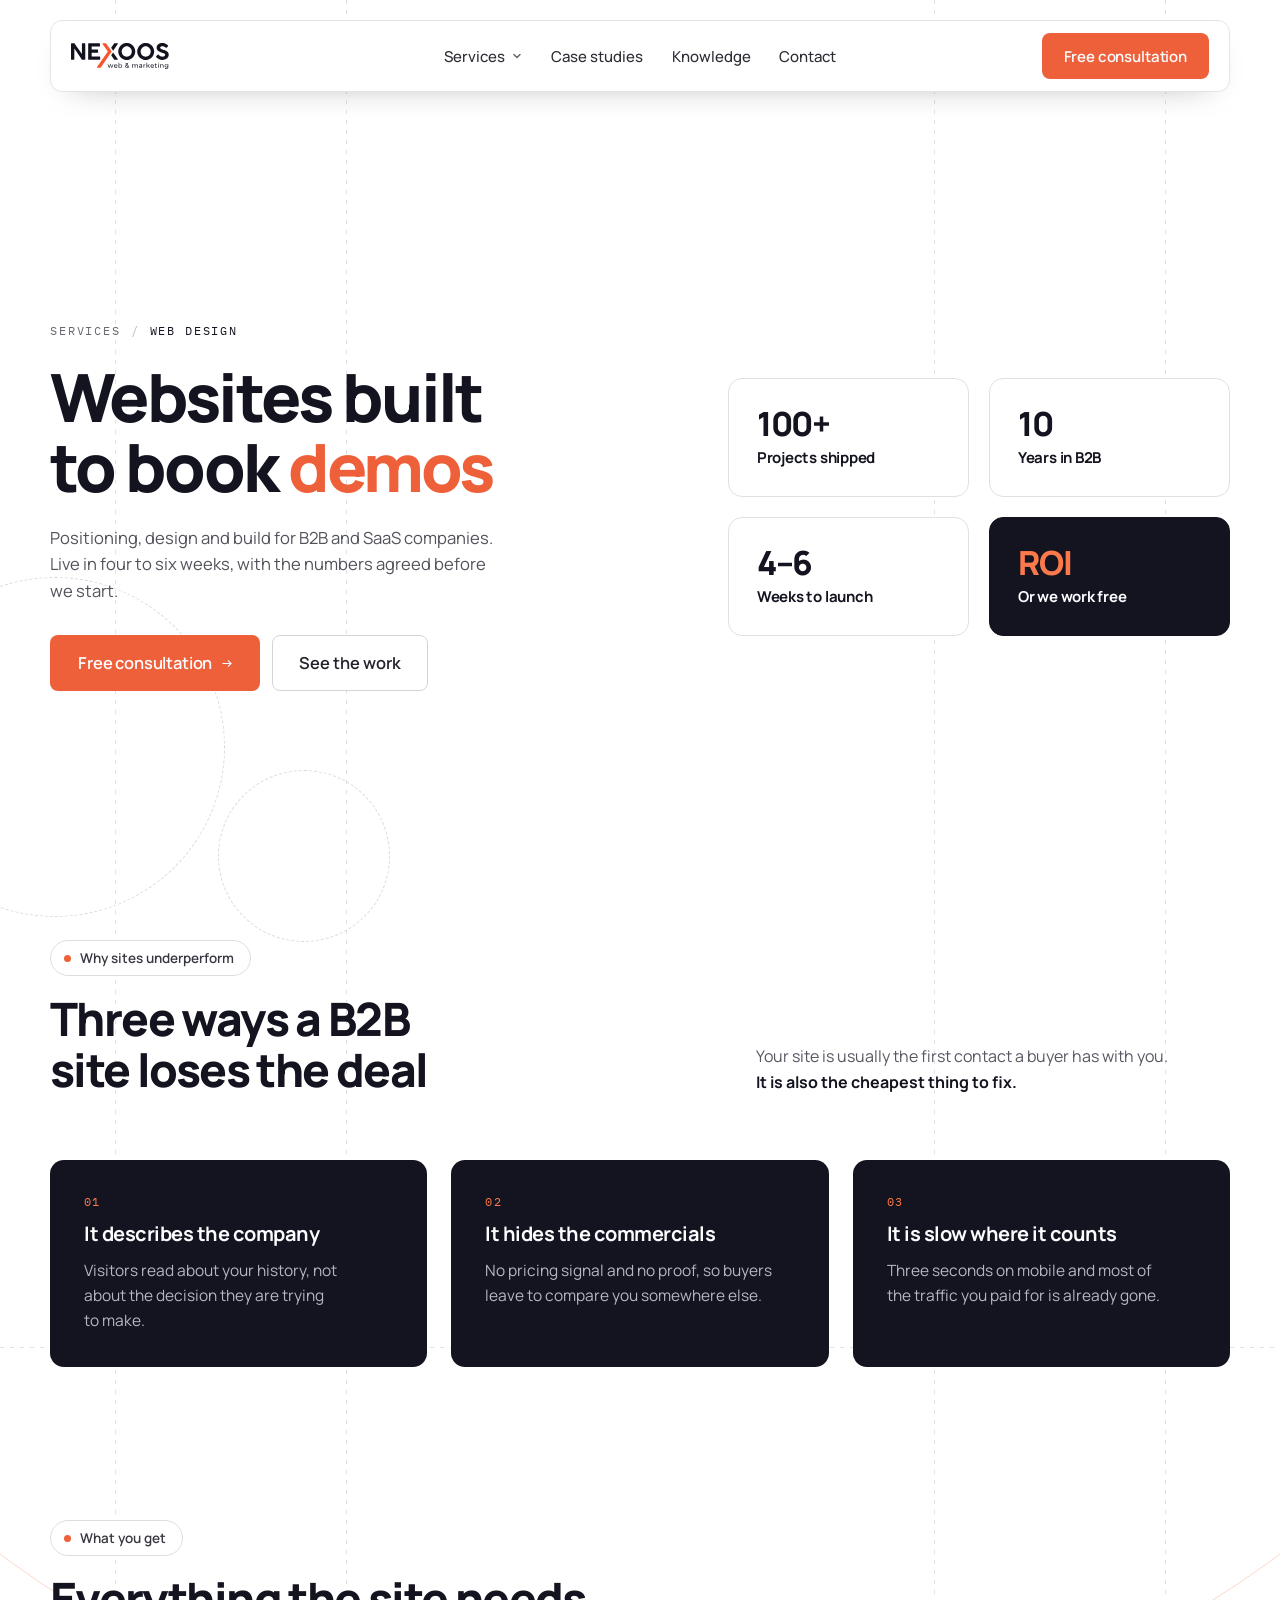
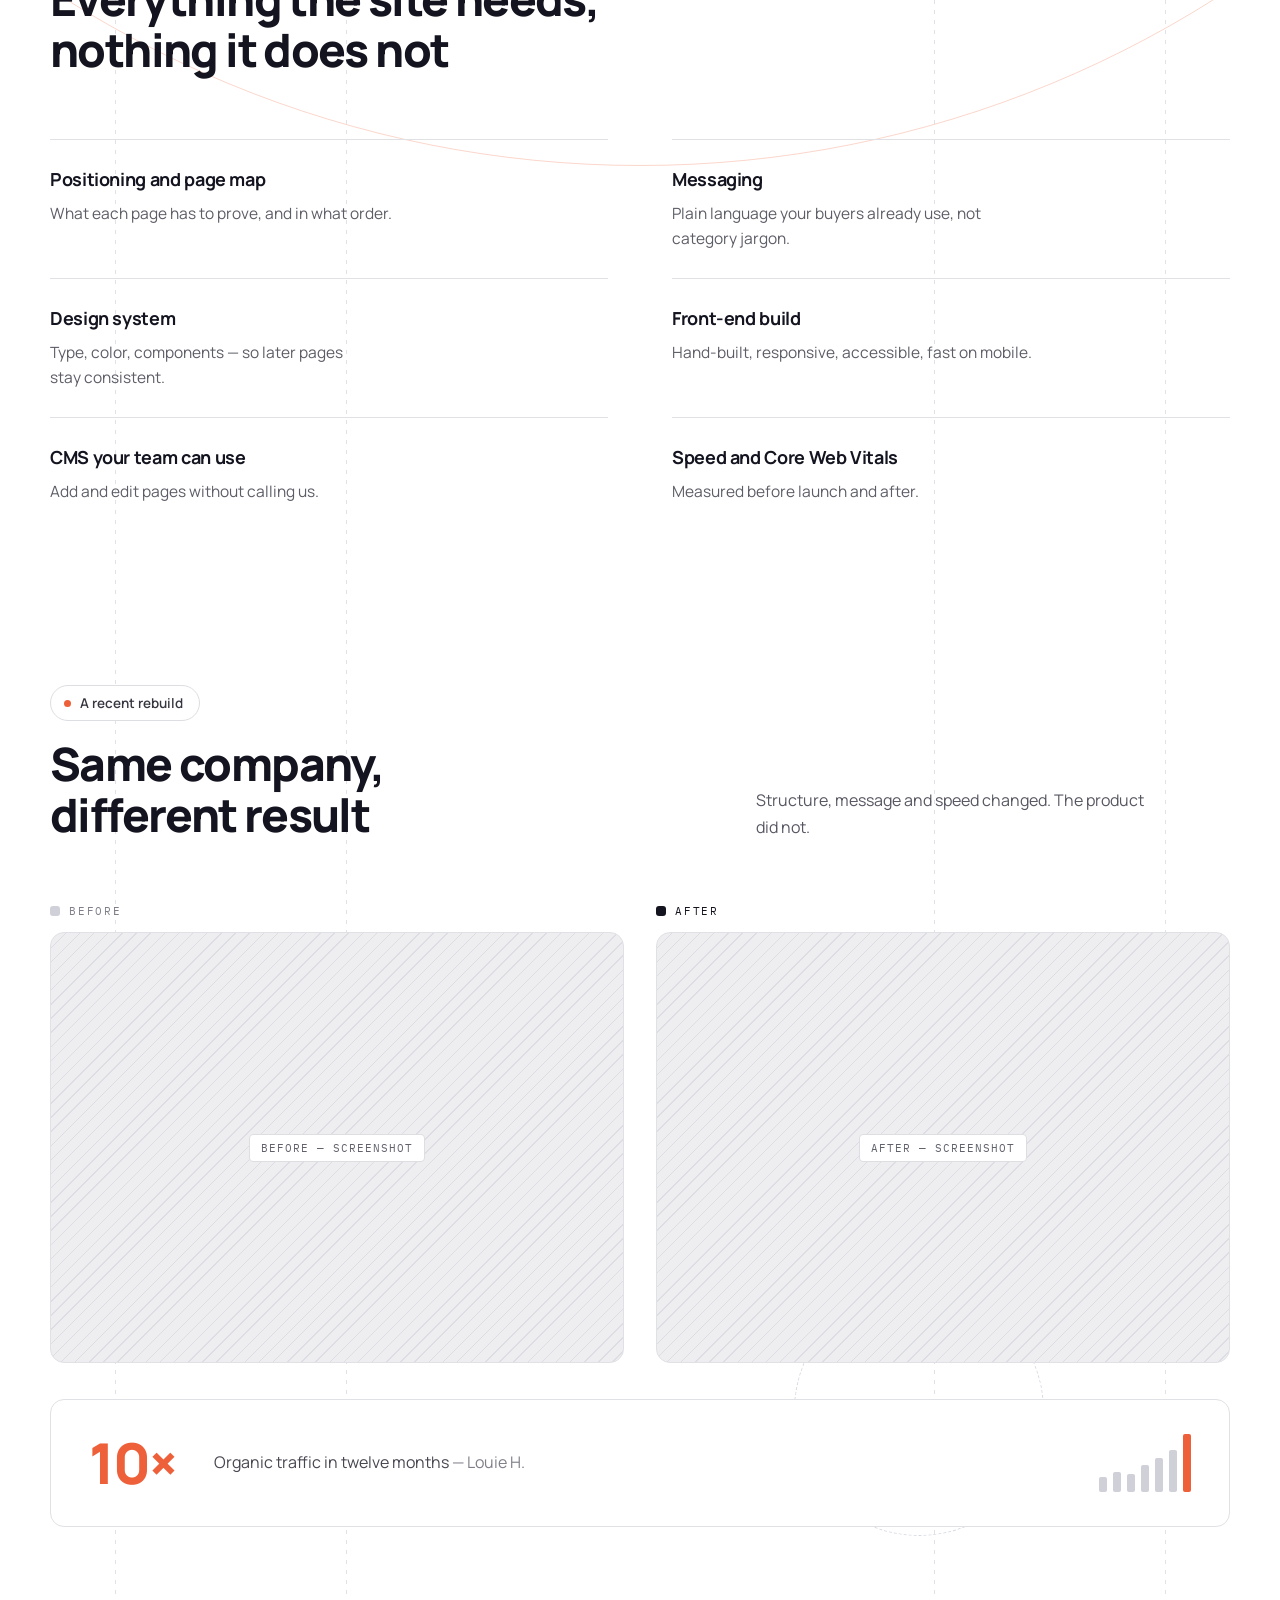
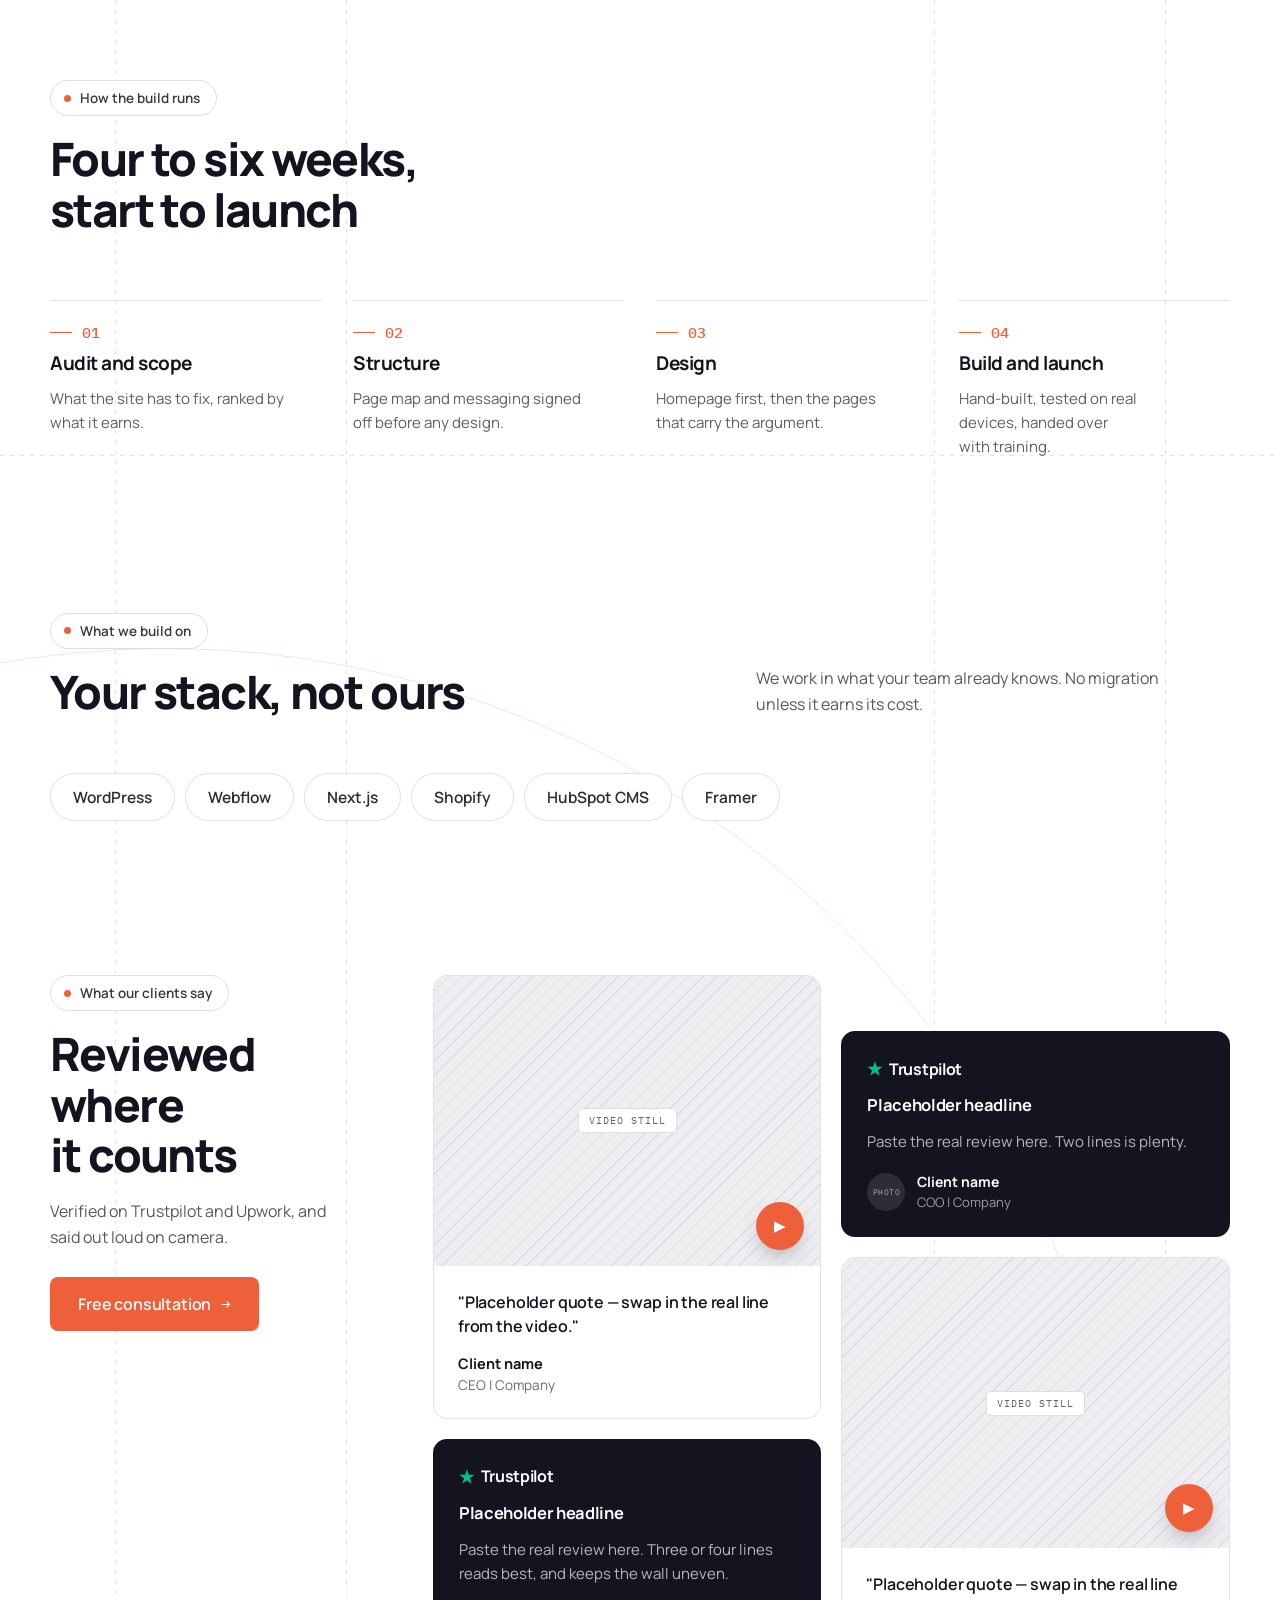
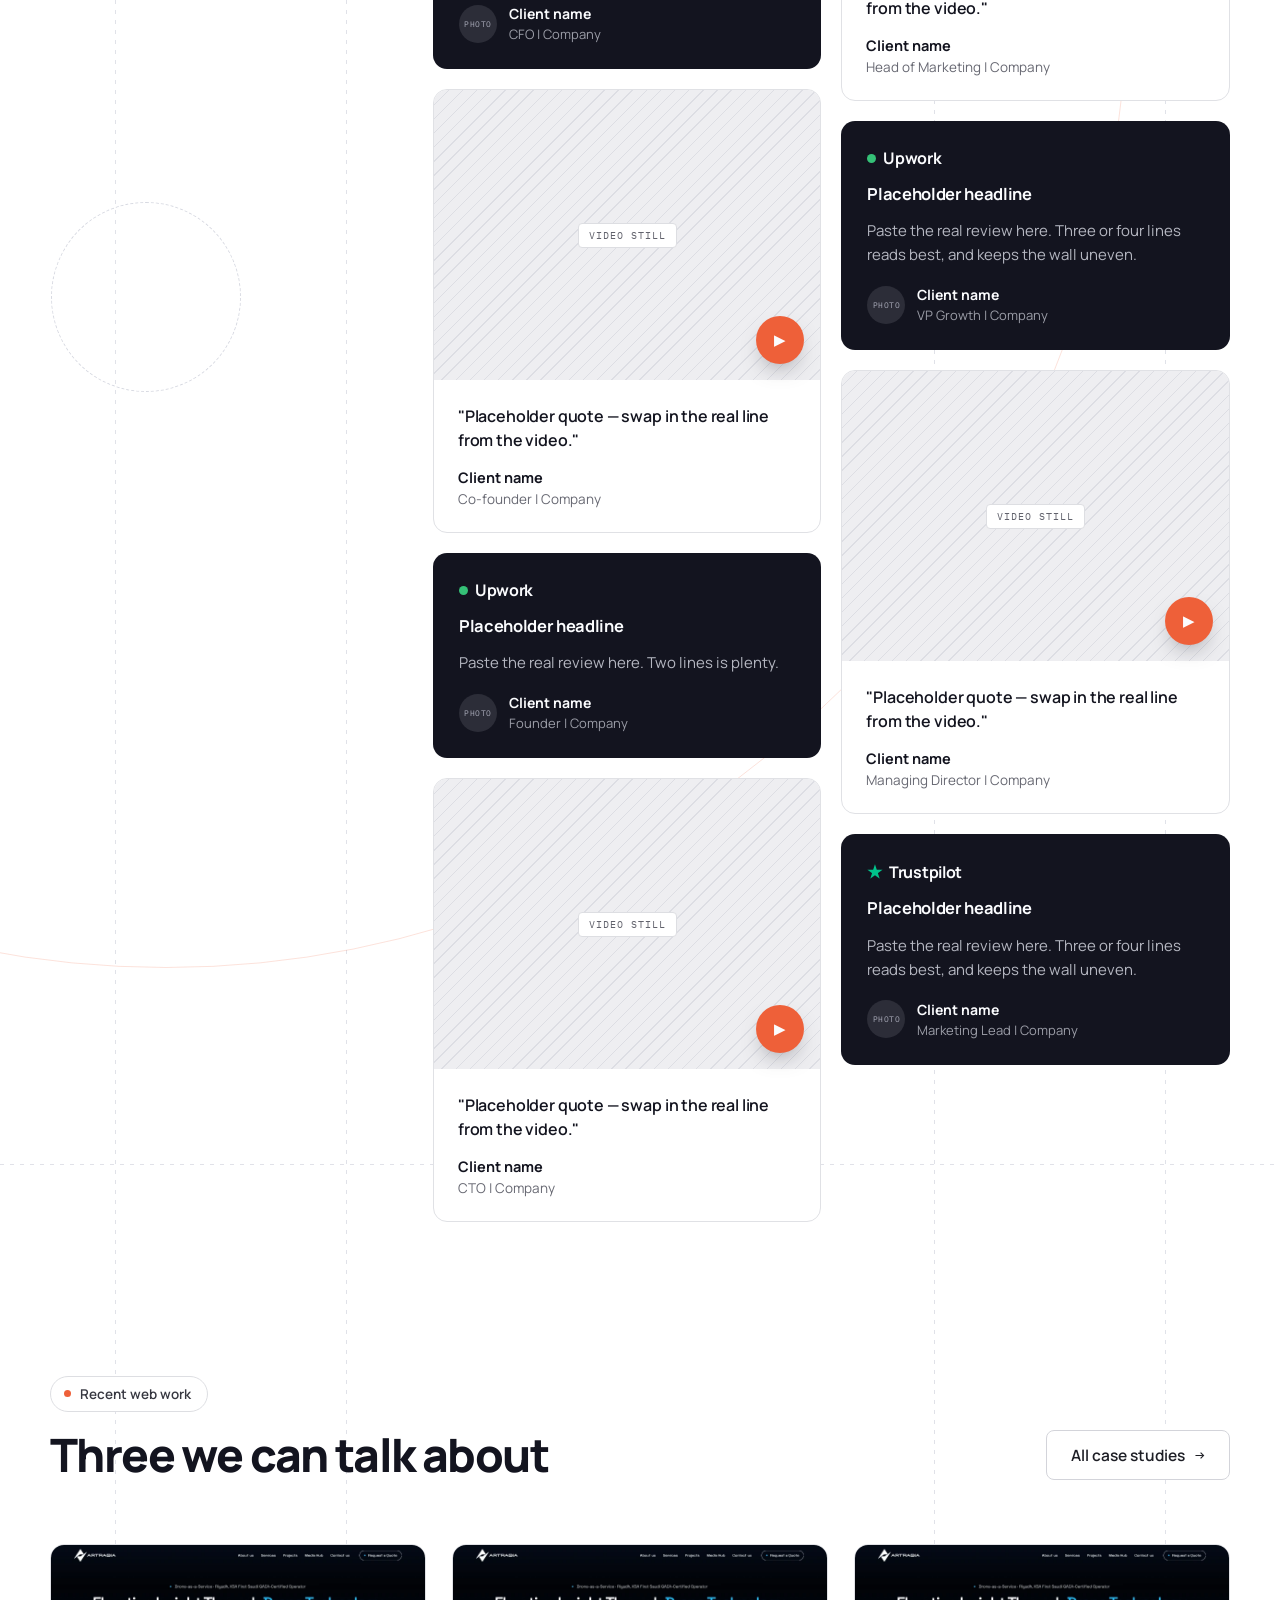
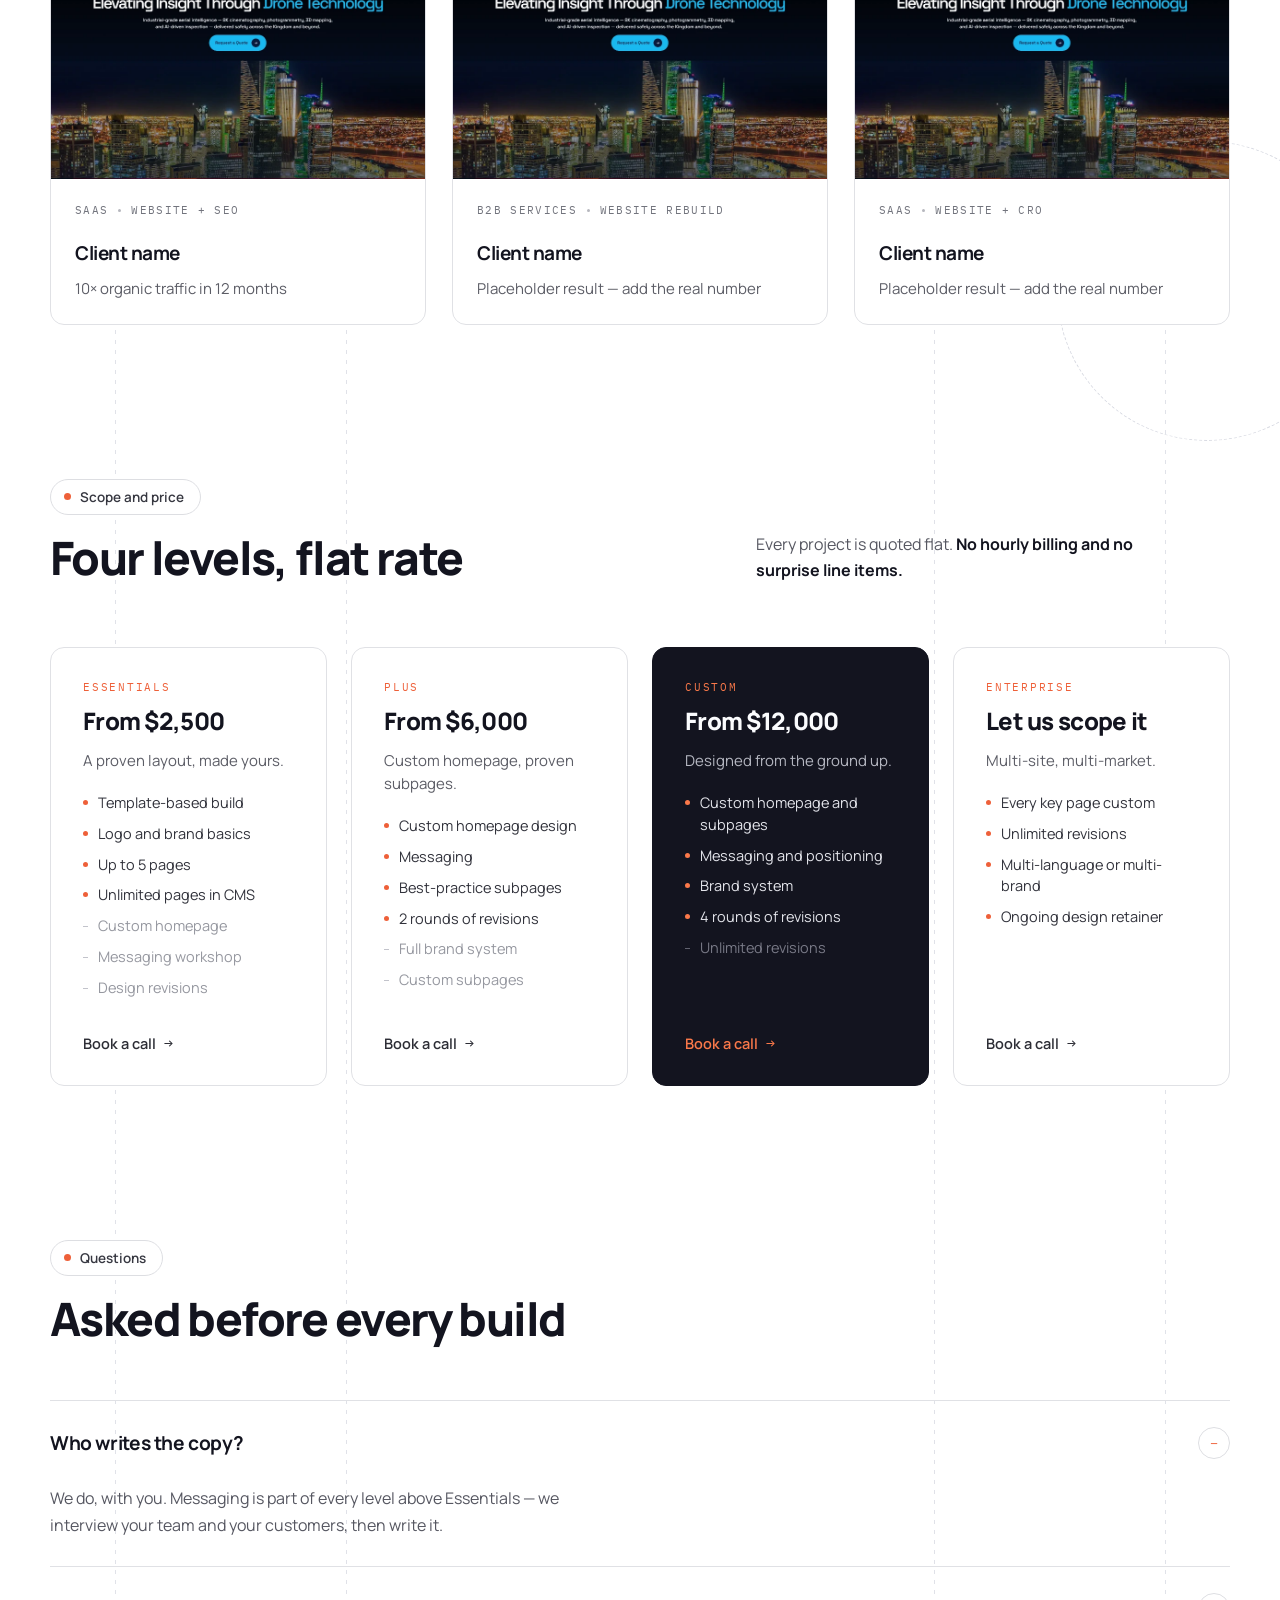
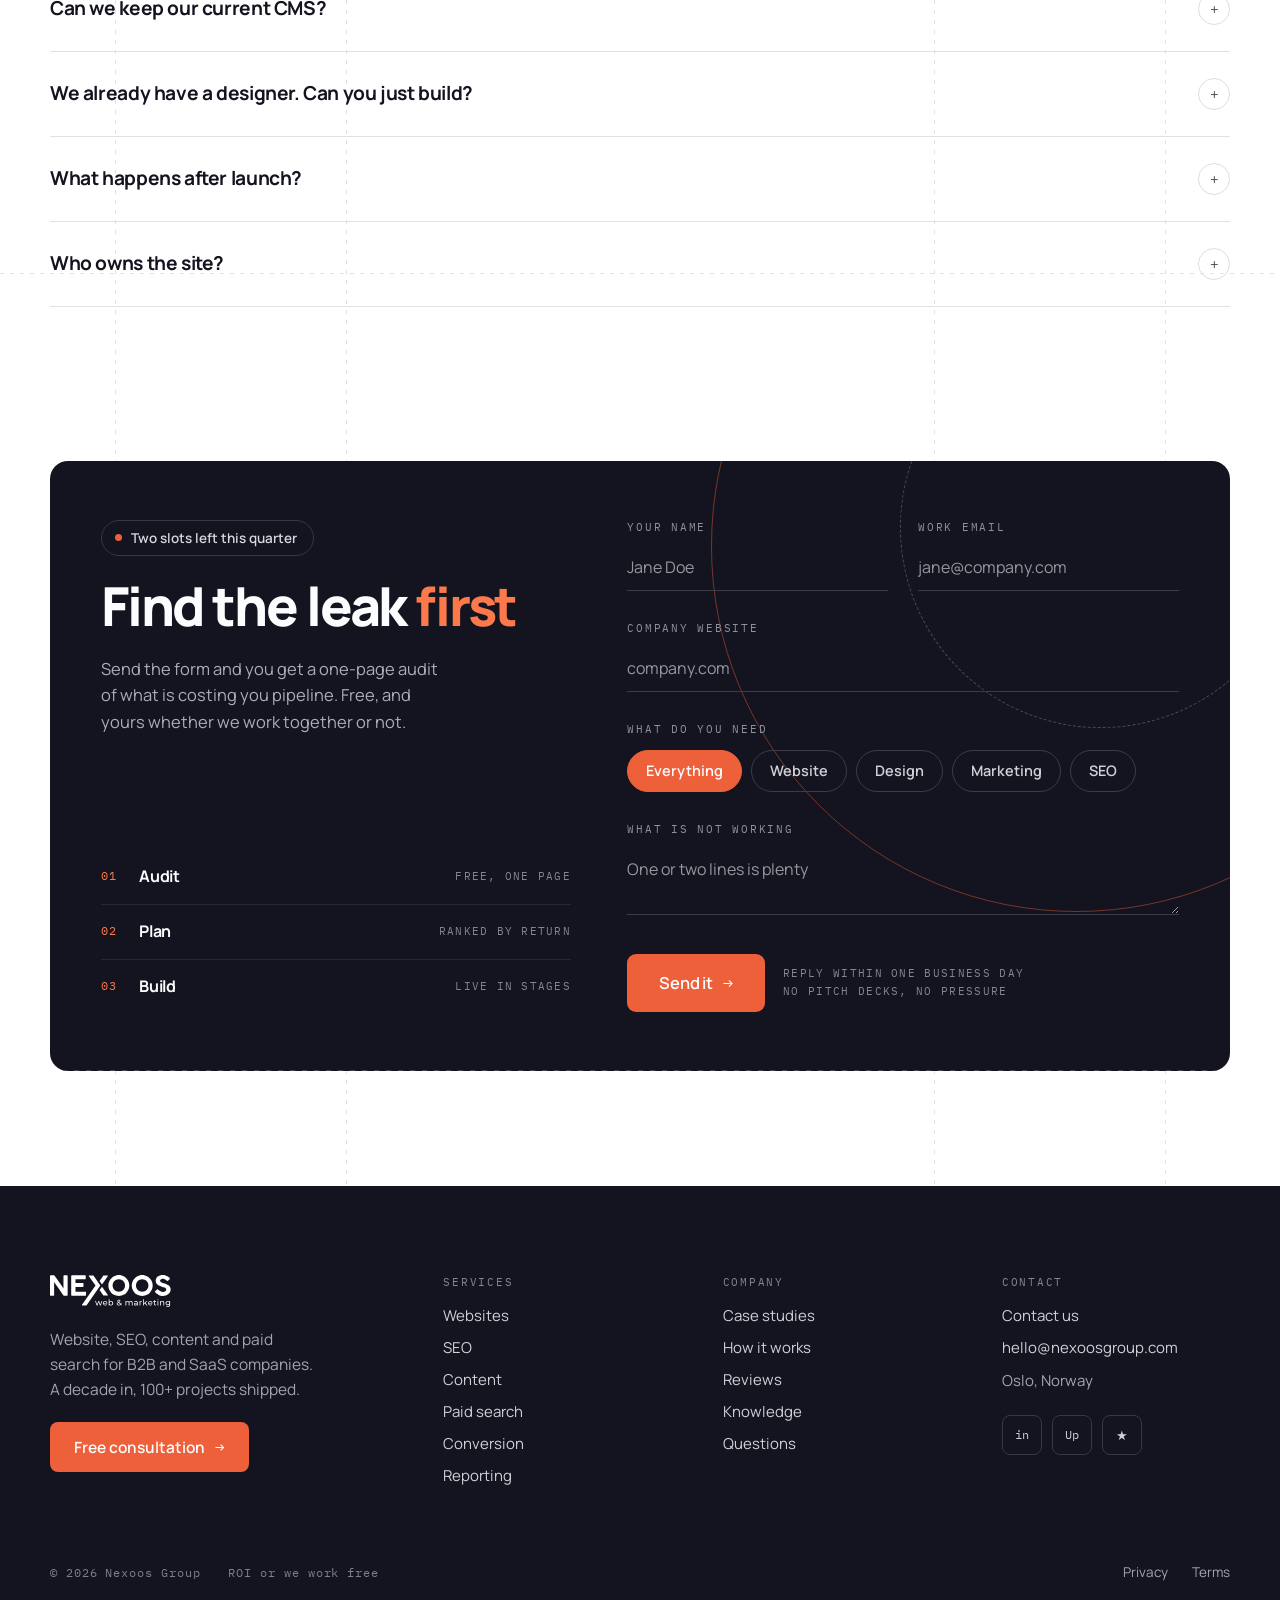
<file: web-design.html>
<!DOCTYPE html>
<html lang="en">
<head>
<meta charset="utf-8">
<meta name="viewport" content="width=device-width, initial-scale=1.0">
<title>Web Design — Nexoos Group</title>
<meta name="description" content="Websites built to book demos. Positioning, design and build for B2B and SaaS companies. Live in four to six weeks.">
<link rel="preconnect" href="https://fonts.googleapis.com">
<link rel="preconnect" href="https://fonts.gstatic.com" crossorigin>
<link href="https://fonts.googleapis.com/css2?family=Manrope:wght@400;500;600;700;800&family=IBM+Plex+Mono:wght@400;500&display=swap" rel="stylesheet">
<link rel="stylesheet" href="header.css">
<style>
*, *::before, *::after { box-sizing: border-box; }
html { -webkit-font-smoothing: antialiased; scroll-behavior: smooth; }
body { margin: 0; background: oklch(1 0 0); color: oklch(0.196 0.021 279); font-family: Manrope, Helvetica, Arial, sans-serif; }
a { color: oklch(0.196 0.021 279); text-decoration: none; transition: color 0.3s ease; }
a:hover { color: oklch(0.665 0.184 36); }
button { transition: background 0.3s ease, color 0.3s ease, border-color 0.3s ease, transform 0.3s ease; }
input::placeholder, textarea::placeholder { color: oklch(0.68 0.012 280); }

/* ═══════════════ MOBILE-FIRST RESPONSIVE ═══════════════ */

/* Hero */
[data-nx-whero] { grid-template-columns: minmax(0, 1fr) !important; }
@media (min-width: 900px) {
  [data-nx-whero] { grid-template-columns: minmax(0, 1.1fr) minmax(0, 0.9fr) !important; }
}

/* Problem cards */
[data-nx-probs] { grid-template-columns: minmax(0, 1fr) !important; }
@media (min-width: 640px) {
  [data-nx-probs] { grid-template-columns: repeat(3, minmax(0, 1fr)) !important; }
}

/* What you get */
[data-nx-get] { grid-template-columns: minmax(0, 1fr) !important; }
@media (min-width: 900px) {
  [data-nx-get] { grid-template-columns: repeat(2, minmax(0, 1fr)) !important; }
}

/* Before/after */
[data-nx-ba2] { grid-template-columns: minmax(0, 1fr) !important; }
@media (min-width: 900px) {
  [data-nx-ba2] { grid-template-columns: repeat(2, minmax(0, 1fr)) !important; }
}

/* Result card — sparkline */
[data-nx-spark] { display: none !important; }
[data-nx-proof] { grid-template-columns: auto minmax(0, 1fr) !important; }
@media (min-width: 900px) {
  [data-nx-spark] { display: flex !important; }
  [data-nx-proof] { grid-template-columns: auto minmax(0, 1fr) auto !important; }
}

/* Build steps */
[data-nx-steps4] { grid-template-columns: minmax(0, 1fr) !important; }
@media (min-width: 640px) {
  [data-nx-steps4] { grid-template-columns: repeat(2, minmax(0, 1fr)) !important; }
}
@media (min-width: 900px) {
  [data-nx-steps4] { grid-template-columns: repeat(4, minmax(0, 1fr)) !important; }
}

/* Section heads */
[data-nx-gaps-head] { grid-template-columns: minmax(0, 1fr) !important; align-items: start !important; }
@media (min-width: 900px) {
  [data-nx-gaps-head] { grid-template-columns: minmax(0, 1.15fr) minmax(0, 0.85fr) !important; align-items: end !important; }
}

/* Reviews */
[data-nx-rev] { grid-template-columns: minmax(0, 1fr) !important; }
[data-nx-rev] > div:first-child { position: static !important; }
@media (min-width: 900px) {
  [data-nx-rev] { grid-template-columns: minmax(0, 0.8fr) minmax(0, 2fr) !important; }
  [data-nx-rev] > div:first-child { position: sticky !important; }
}
[data-nx-revgrid] { grid-template-columns: minmax(0, 1fr) !important; }
[data-nx-revcol] { margin-top: 0 !important; }
@media (min-width: 640px) {
  [data-nx-revgrid] { grid-template-columns: repeat(2, minmax(0, 1fr)) !important; }
  [data-nx-revcol] { margin-top: 56px !important; }
}

/* Case studies */
[data-nx-wcase] { grid-template-columns: minmax(0, 1fr) !important; }
@media (min-width: 640px) {
  [data-nx-wcase] { grid-template-columns: repeat(2, minmax(0, 1fr)) !important; }
}
@media (min-width: 900px) {
  [data-nx-wcase] { grid-template-columns: repeat(3, minmax(0, 1fr)) !important; }
}

/* Pricing tiers */
[data-nx-tiers] { grid-template-columns: minmax(0, 1fr) !important; }
@media (min-width: 640px) {
  [data-nx-tiers] { grid-template-columns: repeat(2, minmax(0, 1fr)) !important; }
}
@media (min-width: 900px) {
  [data-nx-tiers] { grid-template-columns: repeat(4, minmax(0, 1fr)) !important; }
}

/* CTA2 (contact section) */
[data-nx-cta2] { grid-template-columns: minmax(0, 1fr) !important; }
@media (min-width: 900px) {
  [data-nx-cta2] { grid-template-columns: minmax(0, 0.92fr) minmax(0, 1.08fr) !important; }
}

/* Footer */
@media (max-width: 900px) { [data-nx-foot] { grid-template-columns: repeat(2, minmax(0, 1fr)) !important; } }
@media (max-width: 520px) {
  [data-nx-foot] { grid-template-columns: minmax(0, 1fr) !important; }
  [data-nx-footbar] > span:last-child { margin-left: 0 !important; }
}

/* CTA buttons mobile */
@media (max-width: 560px) {
  [data-nx-cta] > a { width: 100% !important; justify-content: center !important; }
}

/* FAQ accordion */
summary::-webkit-details-marker { display: none; }
summary { list-style: none; }
details[open] > summary > span:last-child { color: oklch(0.665 0.184 36); }
details[open] > summary > span:last-child::after { content: ""; }

/* ═══════════════ SCROLL ANIMATIONS ═══════════════ */
[data-reveal] {
  opacity: 0; transform: translateY(32px);
  transition: opacity 0.7s cubic-bezier(0.16, 1, 0.3, 1), transform 0.7s cubic-bezier(0.16, 1, 0.3, 1);
}
[data-reveal].is-visible { opacity: 1; transform: translateY(0); }

@media (prefers-reduced-motion: reduce) {
  [data-reveal] { opacity: 1 !important; transform: none !important; transition: none !important; }
}
</style>
</head>
<body>
<div style="position: relative; background: oklch(1 0 0); min-height: 100vh; overflow-x: clip">

  <!-- ═══════════════ DECORATIVE GRID ═══════════════ -->
  <div aria-hidden="true" style="position: absolute; inset: 0; overflow: hidden; pointer-events: none">
    <div style="position: absolute; left: 9%; top: 0; bottom: 0; width: 1px; background-image: repeating-linear-gradient(to bottom, oklch(0.72 0.03 275 / 0.32) 0 4px, transparent 4px 10px)"></div>
    <div style="position: absolute; left: 27%; top: 0; bottom: 0; width: 1px; background-image: repeating-linear-gradient(to bottom, oklch(0.72 0.03 275 / 0.32) 0 4px, transparent 4px 10px)"></div>
    <div style="position: absolute; left: 73%; top: 0; bottom: 0; width: 1px; background-image: repeating-linear-gradient(to bottom, oklch(0.72 0.03 275 / 0.32) 0 4px, transparent 4px 10px)"></div>
    <div style="position: absolute; left: 91%; top: 0; bottom: 0; width: 1px; background-image: repeating-linear-gradient(to bottom, oklch(0.72 0.03 275 / 0.32) 0 4px, transparent 4px 10px)"></div>
    <div style="position: absolute; left: 0; right: 0; top: 14%; height: 1px; background-image: repeating-linear-gradient(to right, oklch(0.72 0.03 275 / 0.32) 0 4px, transparent 4px 10px)"></div>
    <div style="position: absolute; left: 0; right: 0; top: 38%; height: 1px; background-image: repeating-linear-gradient(to right, oklch(0.72 0.03 275 / 0.32) 0 4px, transparent 4px 10px)"></div>
    <div style="position: absolute; left: 0; right: 0; top: 62%; height: 1px; background-image: repeating-linear-gradient(to right, oklch(0.72 0.03 275 / 0.32) 0 4px, transparent 4px 10px)"></div>
    <div style="position: absolute; left: 0; right: 0; top: 86%; height: 1px; background-image: repeating-linear-gradient(to right, oklch(0.72 0.03 275 / 0.32) 0 4px, transparent 4px 10px)"></div>
    <div style="position: absolute; left: -9%; top: 6%; width: 340px; height: 340px; border-radius: 50%; border: 1px dashed oklch(0.72 0.03 275 / 0.42)"></div>
    <div style="position: absolute; left: 17%; top: 8%; width: 172px; height: 172px; border-radius: 50%; border: 1px dashed oklch(0.72 0.03 275 / 0.42)"></div>
    <div style="position: absolute; left: 62%; top: 30%; width: 250px; height: 250px; border-radius: 50%; border: 1px dashed oklch(0.72 0.03 275 / 0.42)"></div>
    <div style="position: absolute; left: 4%; top: 52%; width: 190px; height: 190px; border-radius: 50%; border: 1px dashed oklch(0.72 0.03 275 / 0.42)"></div>
    <div style="position: absolute; right: -6%; top: 68%; width: 300px; height: 300px; border-radius: 50%; border: 1px dashed oklch(0.72 0.03 275 / 0.42)"></div>
    <div style="position: absolute; left: 22%; top: 88%; width: 160px; height: 160px; border-radius: 50%; border: 1px dashed oklch(0.72 0.03 275 / 0.42)"></div>
    <div style="position: absolute; right: -34%; top: -4%; width: 168%; aspect-ratio: 1; border-radius: 50%; border: 1px solid oklch(0.665 0.184 36 / 0.26)"></div>
    <div style="position: absolute; left: -62%; top: 40%; width: 150%; aspect-ratio: 1; border-radius: 50%; border: 1px solid oklch(0.665 0.184 36 / 0.18)"></div>
  </div>


  <!-- HEADER (injected by header.js) -->
  <div id="nx-header"></div>

  <!-- ═══════════════ 1. HERO ═══════════════ -->
  <section id="top" data-reveal style="position: relative; z-index: 1; min-height: calc(100vh - 110px); display: flex; align-items: center">
    <div style="width: 100%; max-width: 1260px; margin: 0 auto; padding: clamp(48px, 7vw, 96px) clamp(16px, 4vw, 40px)">
      <div data-nx-whero="" style="display: grid; grid-template-columns: minmax(0, 1.1fr) minmax(0, 0.9fr); gap: clamp(36px, 5vw, 80px); align-items: center">
      <div style="display: flex; flex-direction: column; align-items: flex-start; gap: 24px">
        <span style="display: inline-flex; align-items: center; gap: 10px; font-family: 'IBM Plex Mono', monospace; font-size: 11.5px; letter-spacing: 0.16em; text-transform: uppercase; color: oklch(0.52 0.015 280)">
          <a href="services.html" style="color: oklch(0.52 0.015 280)">Services</a>
          <span style="color: oklch(0.78 0.01 280)">/</span>
          <span style="color: oklch(0.196 0.021 279)">Web design</span>
        </span>
        <h1 style="margin: 0; max-width: 17ch; font-size: clamp(38px, 5.2vw, 72px); line-height: 1.04; letter-spacing: -0.04em; font-weight: 800; text-wrap: balance; color: oklch(0.196 0.021 279)">Websites built to book <span style="color: oklch(0.665 0.184 36)">demos</span></h1>
        <p style="margin: 0; max-width: 46ch; font-size: clamp(16.5px, 1.3vw, 19px); line-height: 1.6; color: oklch(0.44 0.015 280); text-wrap: pretty">Positioning, design and build for B2B and SaaS companies. Live in four to six weeks, with the numbers agreed before we start.</p>
        <div style="margin-top: 6px; display: flex; flex-wrap: wrap; align-items: center; gap: 12px">
          <a href="#contact" class="btn-hover-orange-dark" style="display: inline-flex; align-items: center; gap: 10px; height: 56px; padding: 0 28px; border-radius: 8px; background: oklch(0.665 0.184 36); color: oklch(0.99 0.003 280); font-size: 16.5px; font-weight: 600; letter-spacing: -0.01em; transition: background 0.3s">
            Free consultation
            <span style="font-family: 'IBM Plex Mono', monospace; font-weight: 400">→</span>
          </a>
          <a href="#" class="btn-hover-outline" style="display: inline-flex; align-items: center; height: 56px; padding: 0 26px; border-radius: 8px; border: 1px solid oklch(0.87 0.008 280); background: oklch(1 0 0); color: oklch(0.26 0.015 280); font-size: 16.5px; font-weight: 600; transition: border-color 0.3s, color 0.3s">See the work</a>
        </div>
      </div>

      <div style="display: grid; grid-template-columns: repeat(2, minmax(0, 1fr)); gap: clamp(14px, 1.6vw, 20px)">
        <div style="display: flex; flex-direction: column; gap: 7px; padding: clamp(20px, 2.2vw, 28px); border: 1px solid oklch(0.91 0.006 280); border-radius: 14px; background: oklch(1 0 0)">
          <span style="font-size: clamp(26px, 2.6vw, 34px); font-weight: 800; letter-spacing: -0.035em; line-height: 1; color: oklch(0.196 0.021 279)">100+</span>
          <span style="font-size: 15px; font-weight: 700; letter-spacing: -0.015em; color: oklch(0.196 0.021 279)">Projects shipped</span>
        </div>
        <div style="display: flex; flex-direction: column; gap: 7px; padding: clamp(20px, 2.2vw, 28px); border: 1px solid oklch(0.91 0.006 280); border-radius: 14px; background: oklch(1 0 0)">
          <span style="font-size: clamp(26px, 2.6vw, 34px); font-weight: 800; letter-spacing: -0.035em; line-height: 1; color: oklch(0.196 0.021 279)">10</span>
          <span style="font-size: 15px; font-weight: 700; letter-spacing: -0.015em; color: oklch(0.196 0.021 279)">Years in B2B</span>
        </div>
        <div style="display: flex; flex-direction: column; gap: 7px; padding: clamp(20px, 2.2vw, 28px); border: 1px solid oklch(0.91 0.006 280); border-radius: 14px; background: oklch(1 0 0)">
          <span style="font-size: clamp(26px, 2.6vw, 34px); font-weight: 800; letter-spacing: -0.035em; line-height: 1; color: oklch(0.196 0.021 279)">4–6</span>
          <span style="font-size: 15px; font-weight: 700; letter-spacing: -0.015em; color: oklch(0.196 0.021 279)">Weeks to launch</span>
        </div>
        <div style="display: flex; flex-direction: column; gap: 7px; padding: clamp(20px, 2.2vw, 28px); border: 1px solid oklch(0.196 0.021 279); border-radius: 14px; background: oklch(0.196 0.021 279)">
          <span style="font-size: clamp(26px, 2.6vw, 34px); font-weight: 800; letter-spacing: -0.035em; line-height: 1; color: oklch(0.72 0.17 40)">ROI</span>
          <span style="font-size: 15px; font-weight: 700; letter-spacing: -0.015em; color: oklch(0.99 0.003 280)">Or we work free</span>
        </div>
      </div>
      </div>
    </div>
  </section>

  <!-- ═══════════════ 2. PROBLEM ═══════════════ -->
  <section id="problem" data-reveal style="position: relative; z-index: 1">
    <div style="max-width: 1260px; margin: 0 auto; padding: clamp(20px, 3vw, 40px) clamp(16px, 4vw, 40px) clamp(64px, 9vw, 120px)">
      <div data-nx-gaps-head="" style="display: grid; grid-template-columns: minmax(0, 1.15fr) minmax(0, 0.85fr); gap: clamp(24px, 5vw, 72px); align-items: end">
        <div style="display: flex; flex-direction: column; align-items: flex-start; gap: 18px; max-width: 52ch">
          <span style="display: inline-flex; align-items: center; gap: 9px; padding: 8px 16px 8px 13px; border: 1px solid oklch(0.9 0.006 280); border-radius: 999px; background: oklch(1 0 0); font-size: 13.5px; font-weight: 600; color: oklch(0.34 0.015 280)">
            <span style="width: 7px; height: 7px; border-radius: 50%; background: oklch(0.665 0.184 36); display: block"></span>
            Why sites underperform
          </span>
          <h2 style="margin: 0; max-width: 22ch; font-size: clamp(28px, 3.6vw, 46px); line-height: 1.1; letter-spacing: -0.035em; font-weight: 800; text-wrap: balance; color: oklch(0.196 0.021 279)">Three ways a B2B site loses the deal</h2>
        </div>
        <p style="margin: 0; max-width: 42ch; font-size: 16px; line-height: 1.65; color: oklch(0.46 0.015 280); text-wrap: pretty">Your site is usually the first contact a buyer has with you. <strong style="font-weight: 700; color: oklch(0.196 0.021 279)">It is also the cheapest thing to fix.</strong></p>
      </div>

      <div data-nx-probs="" style="margin-top: clamp(40px, 5vw, 64px); display: grid; grid-template-columns: repeat(3, minmax(0, 1fr)); gap: clamp(16px, 2vw, 24px)">
        <div style="display: flex; flex-direction: column; gap: 12px; padding: clamp(26px, 2.8vw, 34px); border-radius: 14px; background: oklch(0.196 0.021 279)">
          <span style="font-family: 'IBM Plex Mono', monospace; font-size: 12px; letter-spacing: 0.1em; color: oklch(0.72 0.17 40)">01</span>
          <h3 style="margin: 0; font-size: 20px; font-weight: 700; letter-spacing: -0.025em; line-height: 1.28; color: oklch(0.99 0.003 280)">It describes the company</h3>
          <p style="margin: 0; max-width: 32ch; font-size: 15.5px; line-height: 1.6; color: oklch(0.78 0.015 280); text-wrap: pretty">Visitors read about your history, not about the decision they are trying to make.</p>
        </div>
        <div style="display: flex; flex-direction: column; gap: 12px; padding: clamp(26px, 2.8vw, 34px); border-radius: 14px; background: oklch(0.196 0.021 279)">
          <span style="font-family: 'IBM Plex Mono', monospace; font-size: 12px; letter-spacing: 0.1em; color: oklch(0.72 0.17 40)">02</span>
          <h3 style="margin: 0; font-size: 20px; font-weight: 700; letter-spacing: -0.025em; line-height: 1.28; color: oklch(0.99 0.003 280)">It hides the commercials</h3>
          <p style="margin: 0; max-width: 32ch; font-size: 15.5px; line-height: 1.6; color: oklch(0.78 0.015 280); text-wrap: pretty">No pricing signal and no proof, so buyers leave to compare you somewhere else.</p>
        </div>
        <div style="display: flex; flex-direction: column; gap: 12px; padding: clamp(26px, 2.8vw, 34px); border-radius: 14px; background: oklch(0.196 0.021 279)">
          <span style="font-family: 'IBM Plex Mono', monospace; font-size: 12px; letter-spacing: 0.1em; color: oklch(0.72 0.17 40)">03</span>
          <h3 style="margin: 0; font-size: 20px; font-weight: 700; letter-spacing: -0.025em; line-height: 1.28; color: oklch(0.99 0.003 280)">It is slow where it counts</h3>
          <p style="margin: 0; max-width: 32ch; font-size: 15.5px; line-height: 1.6; color: oklch(0.78 0.015 280); text-wrap: pretty">Three seconds on mobile and most of the traffic you paid for is already gone.</p>
        </div>
      </div>
    </div>
  </section>

  <!-- ═══════════════ 3. WHAT YOU GET ═══════════════ -->
  <section id="get" data-reveal style="position: relative; z-index: 1">
    <div style="max-width: 1260px; margin: 0 auto; padding: clamp(20px, 3vw, 40px) clamp(16px, 4vw, 40px) clamp(64px, 9vw, 120px)">
      <div style="display: flex; flex-direction: column; align-items: flex-start; gap: 18px">
        <span style="display: inline-flex; align-items: center; gap: 9px; padding: 8px 16px 8px 13px; border: 1px solid oklch(0.9 0.006 280); border-radius: 999px; background: oklch(1 0 0); font-size: 13.5px; font-weight: 600; color: oklch(0.34 0.015 280)">
            <span style="width: 7px; height: 7px; border-radius: 50%; background: oklch(0.665 0.184 36); display: block"></span>
            What you get
          </span>
        <h2 style="margin: 0; max-width: 22ch; font-size: clamp(28px, 3.6vw, 46px); line-height: 1.1; letter-spacing: -0.035em; font-weight: 800; text-wrap: balance; color: oklch(0.196 0.021 279)">Everything the site needs, nothing it does not</h2>
      </div>

      <div data-nx-get="" style="margin-top: clamp(40px, 5vw, 64px); display: grid; grid-template-columns: repeat(2, minmax(0, 1fr)); gap: 0 clamp(32px, 5vw, 80px)">
        <div style="display: flex; flex-direction: column; gap: 9px; padding: clamp(22px, 2.4vw, 28px) 0; border-top: 1px solid oklch(0.91 0.006 280)">
          <h3 style="margin: 0; font-size: 18px; font-weight: 700; letter-spacing: -0.02em; line-height: 1.3; color: oklch(0.196 0.021 279)">Positioning and page map</h3>
          <p style="margin: 0; max-width: 40ch; font-size: 15.5px; line-height: 1.6; color: oklch(0.48 0.015 280); text-wrap: pretty">What each page has to prove, and in what order.</p>
        </div>
        <div style="display: flex; flex-direction: column; gap: 9px; padding: clamp(22px, 2.4vw, 28px) 0; border-top: 1px solid oklch(0.91 0.006 280)">
          <h3 style="margin: 0; font-size: 18px; font-weight: 700; letter-spacing: -0.02em; line-height: 1.3; color: oklch(0.196 0.021 279)">Messaging</h3>
          <p style="margin: 0; max-width: 40ch; font-size: 15.5px; line-height: 1.6; color: oklch(0.48 0.015 280); text-wrap: pretty">Plain language your buyers already use, not category jargon.</p>
        </div>
        <div style="display: flex; flex-direction: column; gap: 9px; padding: clamp(22px, 2.4vw, 28px) 0; border-top: 1px solid oklch(0.91 0.006 280)">
          <h3 style="margin: 0; font-size: 18px; font-weight: 700; letter-spacing: -0.02em; line-height: 1.3; color: oklch(0.196 0.021 279)">Design system</h3>
          <p style="margin: 0; max-width: 40ch; font-size: 15.5px; line-height: 1.6; color: oklch(0.48 0.015 280); text-wrap: pretty">Type, color, components — so later pages stay consistent.</p>
        </div>
        <div style="display: flex; flex-direction: column; gap: 9px; padding: clamp(22px, 2.4vw, 28px) 0; border-top: 1px solid oklch(0.91 0.006 280)">
          <h3 style="margin: 0; font-size: 18px; font-weight: 700; letter-spacing: -0.02em; line-height: 1.3; color: oklch(0.196 0.021 279)">Front-end build</h3>
          <p style="margin: 0; max-width: 40ch; font-size: 15.5px; line-height: 1.6; color: oklch(0.48 0.015 280); text-wrap: pretty">Hand-built, responsive, accessible, fast on mobile.</p>
        </div>
        <div style="display: flex; flex-direction: column; gap: 9px; padding: clamp(22px, 2.4vw, 28px) 0; border-top: 1px solid oklch(0.91 0.006 280)">
          <h3 style="margin: 0; font-size: 18px; font-weight: 700; letter-spacing: -0.02em; line-height: 1.3; color: oklch(0.196 0.021 279)">CMS your team can use</h3>
          <p style="margin: 0; max-width: 40ch; font-size: 15.5px; line-height: 1.6; color: oklch(0.48 0.015 280); text-wrap: pretty">Add and edit pages without calling us.</p>
        </div>
        <div style="display: flex; flex-direction: column; gap: 9px; padding: clamp(22px, 2.4vw, 28px) 0; border-top: 1px solid oklch(0.91 0.006 280)">
          <h3 style="margin: 0; font-size: 18px; font-weight: 700; letter-spacing: -0.02em; line-height: 1.3; color: oklch(0.196 0.021 279)">Speed and Core Web Vitals</h3>
          <p style="margin: 0; max-width: 40ch; font-size: 15.5px; line-height: 1.6; color: oklch(0.48 0.015 280); text-wrap: pretty">Measured before launch and after.</p>
        </div>
      </div>
    </div>
  </section>

  <!-- ═══════════════ 4. BEFORE / AFTER ═══════════════ -->
  <section id="rebuild" data-reveal style="position: relative; z-index: 1">
    <div style="max-width: 1260px; margin: 0 auto; padding: clamp(20px, 3vw, 40px) clamp(16px, 4vw, 40px) clamp(64px, 9vw, 120px)">
      <div data-nx-gaps-head="" style="display: grid; grid-template-columns: minmax(0, 1.15fr) minmax(0, 0.85fr); gap: clamp(24px, 5vw, 72px); align-items: end">
        <div style="display: flex; flex-direction: column; align-items: flex-start; gap: 18px; max-width: 52ch">
          <span style="display: inline-flex; align-items: center; gap: 9px; padding: 8px 16px 8px 13px; border: 1px solid oklch(0.9 0.006 280); border-radius: 999px; background: oklch(1 0 0); font-size: 13.5px; font-weight: 600; color: oklch(0.34 0.015 280)">
            <span style="width: 7px; height: 7px; border-radius: 50%; background: oklch(0.665 0.184 36); display: block"></span>
            A recent rebuild
          </span>
          <h2 style="margin: 0; max-width: 22ch; font-size: clamp(28px, 3.6vw, 46px); line-height: 1.1; letter-spacing: -0.035em; font-weight: 800; text-wrap: balance; color: oklch(0.196 0.021 279)">Same company, different result</h2>
        </div>
        <p style="margin: 0; max-width: 42ch; font-size: 16px; line-height: 1.65; color: oklch(0.46 0.015 280); text-wrap: pretty">Structure, message and speed changed. The product did not.</p>
      </div>

      <div data-nx-ba2="" style="margin-top: clamp(40px, 5vw, 64px); display: grid; grid-template-columns: repeat(2, minmax(0, 1fr)); gap: clamp(20px, 2.6vw, 32px)">
        <div style="display: flex; flex-direction: column; gap: 14px">
          <span style="display: inline-flex; align-items: center; gap: 9px; font-family: 'IBM Plex Mono', monospace; font-size: 11px; letter-spacing: 0.16em; text-transform: uppercase; color: oklch(0.6 0.015 280)">
            <span style="width: 10px; height: 10px; border-radius: 3px; background: oklch(0.86 0.01 280); display: block"></span>
            Before
          </span>
          <div style="aspect-ratio: 4 / 3; border-radius: 14px; overflow: hidden; border: 1px solid oklch(0.91 0.006 280); background-color: oklch(0.95 0.004 280); background-image: repeating-linear-gradient(135deg, oklch(0.9 0.008 280) 0 1px, transparent 1px 10px); display: flex; align-items: center; justify-content: center">
            <span style="font-family: 'IBM Plex Mono', monospace; font-size: 10.5px; letter-spacing: 0.1em; text-transform: uppercase; color: oklch(0.5 0.015 280); background: oklch(1 0 0); border: 1px solid oklch(0.9 0.006 280); border-radius: 4px; padding: 6px 11px">before — screenshot</span>
          </div>
        </div>
        <div style="display: flex; flex-direction: column; gap: 14px">
          <span style="display: inline-flex; align-items: center; gap: 9px; font-family: 'IBM Plex Mono', monospace; font-size: 11px; letter-spacing: 0.16em; text-transform: uppercase; color: oklch(0.196 0.021 279)">
            <span style="width: 10px; height: 10px; border-radius: 3px; background: oklch(0.196 0.021 279); display: block"></span>
            After
          </span>
          <div style="aspect-ratio: 4 / 3; border-radius: 14px; overflow: hidden; border: 1px solid oklch(0.91 0.006 280); background-color: oklch(0.95 0.004 280); background-image: repeating-linear-gradient(135deg, oklch(0.9 0.008 280) 0 1px, transparent 1px 10px); display: flex; align-items: center; justify-content: center">
            <span style="font-family: 'IBM Plex Mono', monospace; font-size: 10.5px; letter-spacing: 0.1em; text-transform: uppercase; color: oklch(0.5 0.015 280); background: oklch(1 0 0); border: 1px solid oklch(0.9 0.006 280); border-radius: 4px; padding: 6px 11px">after — screenshot</span>
          </div>
        </div>
      </div>

      <div data-nx-proof="" style="margin-top: clamp(24px, 3vw, 36px); display: grid; grid-template-columns: auto minmax(0, 1fr) auto; gap: clamp(20px, 3vw, 44px); align-items: center; padding: clamp(24px, 2.8vw, 34px) clamp(24px, 3vw, 40px); border: 1px solid oklch(0.91 0.006 280); border-radius: 14px; background: oklch(1 0 0)">
        <span style="font-size: clamp(38px, 4.4vw, 58px); font-weight: 800; letter-spacing: -0.04em; line-height: 1; color: oklch(0.665 0.184 36)">10×</span>
        <span style="font-size: 16px; line-height: 1.55; color: oklch(0.4 0.015 280); text-wrap: pretty">Organic traffic in twelve months <span style="color: oklch(0.6 0.015 280)">— Louie H.</span></span>
        <span data-nx-spark="" style="height: 58px; display: flex; align-items: flex-end; gap: 6px">
            <span style="width: 8px; height: 26%; border-radius: 2px; background: oklch(0.86 0.01 280); display: block"></span>
            <span style="width: 8px; height: 34%; border-radius: 2px; background: oklch(0.86 0.01 280); display: block"></span>
            <span style="width: 8px; height: 30%; border-radius: 2px; background: oklch(0.86 0.01 280); display: block"></span>
            <span style="width: 8px; height: 46%; border-radius: 2px; background: oklch(0.86 0.01 280); display: block"></span>
            <span style="width: 8px; height: 58%; border-radius: 2px; background: oklch(0.86 0.01 280); display: block"></span>
            <span style="width: 8px; height: 72%; border-radius: 2px; background: oklch(0.86 0.01 280); display: block"></span>
            <span style="width: 8px; height: 100%; border-radius: 2px; background: oklch(0.665 0.184 36); display: block"></span>
        </span>
      </div>
    </div>
  </section>

  <!-- ═══════════════ 5. HOW THE BUILD RUNS ═══════════════ -->
  <section id="build" data-reveal style="position: relative; z-index: 1">
    <div style="max-width: 1260px; margin: 0 auto; padding: clamp(20px, 3vw, 40px) clamp(16px, 4vw, 40px) clamp(64px, 9vw, 120px)">
      <div style="display: flex; flex-direction: column; align-items: flex-start; gap: 18px">
        <span style="display: inline-flex; align-items: center; gap: 9px; padding: 8px 16px 8px 13px; border: 1px solid oklch(0.9 0.006 280); border-radius: 999px; background: oklch(1 0 0); font-size: 13.5px; font-weight: 600; color: oklch(0.34 0.015 280)">
            <span style="width: 7px; height: 7px; border-radius: 50%; background: oklch(0.665 0.184 36); display: block"></span>
            How the build runs
          </span>
        <h2 style="margin: 0; max-width: 22ch; font-size: clamp(28px, 3.6vw, 46px); line-height: 1.1; letter-spacing: -0.035em; font-weight: 800; text-wrap: balance; color: oklch(0.196 0.021 279)">Four to six weeks, start to launch</h2>
      </div>

      <div data-nx-steps4="" style="margin-top: clamp(40px, 5vw, 64px); display: grid; grid-template-columns: repeat(4, minmax(0, 1fr)); gap: clamp(20px, 2.6vw, 32px)">
        <div style="display: flex; flex-direction: column; gap: 12px; padding-top: 24px; border-top: 1px solid oklch(0.91 0.006 280)">
          <span style="display: inline-flex; align-items: center; gap: 10px; font-family: 'IBM Plex Mono', monospace; font-size: 15px; font-weight: 500; line-height: 1; color: oklch(0.665 0.184 36)">
            <span style="width: 22px; height: 1px; background: oklch(0.665 0.184 36); display: block"></span>
            01
          </span>
          <h3 style="margin: 0; font-size: 19px; font-weight: 700; letter-spacing: -0.025em; line-height: 1.25; color: oklch(0.196 0.021 279)">Audit and scope</h3>
          <p style="margin: 0; max-width: 26ch; font-size: 15px; line-height: 1.6; color: oklch(0.48 0.015 280); text-wrap: pretty">What the site has to fix, ranked by what it earns.</p>
        </div>
        <div style="display: flex; flex-direction: column; gap: 12px; padding-top: 24px; border-top: 1px solid oklch(0.91 0.006 280)">
          <span style="display: inline-flex; align-items: center; gap: 10px; font-family: 'IBM Plex Mono', monospace; font-size: 15px; font-weight: 500; line-height: 1; color: oklch(0.665 0.184 36)">
            <span style="width: 22px; height: 1px; background: oklch(0.665 0.184 36); display: block"></span>
            02
          </span>
          <h3 style="margin: 0; font-size: 19px; font-weight: 700; letter-spacing: -0.025em; line-height: 1.25; color: oklch(0.196 0.021 279)">Structure</h3>
          <p style="margin: 0; max-width: 26ch; font-size: 15px; line-height: 1.6; color: oklch(0.48 0.015 280); text-wrap: pretty">Page map and messaging signed off before any design.</p>
        </div>
        <div style="display: flex; flex-direction: column; gap: 12px; padding-top: 24px; border-top: 1px solid oklch(0.91 0.006 280)">
          <span style="display: inline-flex; align-items: center; gap: 10px; font-family: 'IBM Plex Mono', monospace; font-size: 15px; font-weight: 500; line-height: 1; color: oklch(0.665 0.184 36)">
            <span style="width: 22px; height: 1px; background: oklch(0.665 0.184 36); display: block"></span>
            03
          </span>
          <h3 style="margin: 0; font-size: 19px; font-weight: 700; letter-spacing: -0.025em; line-height: 1.25; color: oklch(0.196 0.021 279)">Design</h3>
          <p style="margin: 0; max-width: 26ch; font-size: 15px; line-height: 1.6; color: oklch(0.48 0.015 280); text-wrap: pretty">Homepage first, then the pages that carry the argument.</p>
        </div>
        <div style="display: flex; flex-direction: column; gap: 12px; padding-top: 24px; border-top: 1px solid oklch(0.91 0.006 280)">
          <span style="display: inline-flex; align-items: center; gap: 10px; font-family: 'IBM Plex Mono', monospace; font-size: 15px; font-weight: 500; line-height: 1; color: oklch(0.665 0.184 36)">
            <span style="width: 22px; height: 1px; background: oklch(0.665 0.184 36); display: block"></span>
            04
          </span>
          <h3 style="margin: 0; font-size: 19px; font-weight: 700; letter-spacing: -0.025em; line-height: 1.25; color: oklch(0.196 0.021 279)">Build and launch</h3>
          <p style="margin: 0; max-width: 26ch; font-size: 15px; line-height: 1.6; color: oklch(0.48 0.015 280); text-wrap: pretty">Hand-built, tested on real devices, handed over with training.</p>
        </div>
      </div>
    </div>
  </section>

  <!-- ═══════════════ 6. TECH STACK ═══════════════ -->
  <section id="stack" data-reveal style="position: relative; z-index: 1">
    <div style="max-width: 1260px; margin: 0 auto; padding: clamp(20px, 3vw, 40px) clamp(16px, 4vw, 40px) clamp(64px, 9vw, 120px)">
      <div data-nx-gaps-head="" style="display: grid; grid-template-columns: minmax(0, 1.15fr) minmax(0, 0.85fr); gap: clamp(24px, 5vw, 72px); align-items: end">
        <div style="display: flex; flex-direction: column; align-items: flex-start; gap: 18px; max-width: 52ch">
          <span style="display: inline-flex; align-items: center; gap: 9px; padding: 8px 16px 8px 13px; border: 1px solid oklch(0.9 0.006 280); border-radius: 999px; background: oklch(1 0 0); font-size: 13.5px; font-weight: 600; color: oklch(0.34 0.015 280)">
            <span style="width: 7px; height: 7px; border-radius: 50%; background: oklch(0.665 0.184 36); display: block"></span>
            What we build on
          </span>
          <h2 style="margin: 0; max-width: 22ch; font-size: clamp(28px, 3.6vw, 46px); line-height: 1.1; letter-spacing: -0.035em; font-weight: 800; text-wrap: balance; color: oklch(0.196 0.021 279)">Your stack, not ours</h2>
        </div>
        <p style="margin: 0; max-width: 42ch; font-size: 16px; line-height: 1.65; color: oklch(0.46 0.015 280); text-wrap: pretty">We work in what your team already knows. No migration unless it earns its cost.</p>
      </div>

      <div style="margin-top: clamp(36px, 4.4vw, 56px); display: flex; flex-wrap: wrap; gap: 10px">
        <span style="display: inline-flex; align-items: center; height: 48px; padding: 0 22px; border: 1px solid oklch(0.91 0.006 280); border-radius: 999px; background: oklch(1 0 0); font-size: 15.5px; font-weight: 600; color: oklch(0.3 0.015 280)">WordPress</span>
        <span style="display: inline-flex; align-items: center; height: 48px; padding: 0 22px; border: 1px solid oklch(0.91 0.006 280); border-radius: 999px; background: oklch(1 0 0); font-size: 15.5px; font-weight: 600; color: oklch(0.3 0.015 280)">Webflow</span>
        <span style="display: inline-flex; align-items: center; height: 48px; padding: 0 22px; border: 1px solid oklch(0.91 0.006 280); border-radius: 999px; background: oklch(1 0 0); font-size: 15.5px; font-weight: 600; color: oklch(0.3 0.015 280)">Next.js</span>
        <span style="display: inline-flex; align-items: center; height: 48px; padding: 0 22px; border: 1px solid oklch(0.91 0.006 280); border-radius: 999px; background: oklch(1 0 0); font-size: 15.5px; font-weight: 600; color: oklch(0.3 0.015 280)">Shopify</span>
        <span style="display: inline-flex; align-items: center; height: 48px; padding: 0 22px; border: 1px solid oklch(0.91 0.006 280); border-radius: 999px; background: oklch(1 0 0); font-size: 15.5px; font-weight: 600; color: oklch(0.3 0.015 280)">HubSpot CMS</span>
        <span style="display: inline-flex; align-items: center; height: 48px; padding: 0 22px; border: 1px solid oklch(0.91 0.006 280); border-radius: 999px; background: oklch(1 0 0); font-size: 15.5px; font-weight: 600; color: oklch(0.3 0.015 280)">Framer</span>
      </div>
    </div>
  </section>

  <!-- ═══════════════ 7. REVIEWS ═══════════════ -->
  <section id="reviews" data-reveal style="position: relative; z-index: 1">
    <div style="max-width: 1260px; margin: 0 auto; padding: clamp(20px, 3vw, 40px) clamp(16px, 4vw, 40px) clamp(64px, 9vw, 120px)">
      <div data-nx-rev="" style="display: grid; grid-template-columns: minmax(0, 0.8fr) minmax(0, 2fr); gap: clamp(32px, 5vw, 64px); align-items: start">

        <div style="position: sticky; top: 108px; display: flex; flex-direction: column; align-items: flex-start; gap: 18px">
          <span style="display: inline-flex; align-items: center; gap: 9px; padding: 8px 16px 8px 13px; border: 1px solid oklch(0.9 0.006 280); border-radius: 999px; background: oklch(1 0 0); font-size: 13.5px; font-weight: 600; color: oklch(0.34 0.015 280)">
            <span style="width: 7px; height: 7px; border-radius: 50%; background: oklch(0.665 0.184 36); display: block"></span>
            What our clients say
          </span>
          <h2 style="margin: 0; font-size: clamp(28px, 3.6vw, 46px); line-height: 1.1; letter-spacing: -0.035em; font-weight: 800; text-wrap: balance; color: oklch(0.196 0.021 279)">Reviewed where it counts</h2>
          <p style="margin: 0; max-width: 30ch; font-size: 16px; line-height: 1.62; color: oklch(0.46 0.015 280); text-wrap: pretty">Verified on Trustpilot and Upwork, and said out loud on camera.</p>
          <a href="#contact" class="btn-hover-orange-dark" style="margin-top: 8px; display: inline-flex; align-items: center; gap: 10px; height: 54px; padding: 0 28px; border-radius: 8px; background: oklch(0.665 0.184 36); color: oklch(0.99 0.003 280); font-size: 16px; font-weight: 600; letter-spacing: -0.01em; transition: background 0.3s">
            Free consultation
            <span style="font-family: 'IBM Plex Mono', monospace; font-weight: 400">→</span>
          </a>
        </div>

        <div data-nx-revgrid="" style="display: grid; grid-template-columns: repeat(2, minmax(0, 1fr)); gap: 20px; align-items: start">
          <!-- Column 1 -->
          <div style="display: flex; flex-direction: column; gap: 20px">
            <div style="border: 1px solid oklch(0.91 0.006 280); border-radius: 14px; overflow: hidden; background: oklch(1 0 0)">
              <div style="position: relative; aspect-ratio: 4 / 3; background-color: oklch(0.95 0.004 280); background-image: repeating-linear-gradient(135deg, oklch(0.9 0.008 280) 0 1px, transparent 1px 10px); display: flex; align-items: center; justify-content: center">
                <span style="font-family: 'IBM Plex Mono', monospace; font-size: 10px; letter-spacing: 0.1em; text-transform: uppercase; color: oklch(0.5 0.015 280); background: oklch(1 0 0); border: 1px solid oklch(0.9 0.006 280); border-radius: 4px; padding: 5px 10px">video still</span>
                <button type="button" aria-label="Play testimonial" class="btn-hover-play" style="position: absolute; right: 16px; bottom: 16px; width: 48px; height: 48px; border: 0; border-radius: 50%; background: oklch(0.665 0.184 36); color: oklch(0.99 0.003 280); font-size: 15px; cursor: pointer; display: inline-flex; align-items: center; justify-content: center; box-shadow: 0 10px 24px -12px oklch(0.196 0.021 279 / 0.7); transition: background 0.3s">▶</button>
              </div>
              <div style="padding: 24px; display: flex; flex-direction: column; gap: 16px">
                <p style="margin: 0; font-size: 16px; font-weight: 600; line-height: 1.5; letter-spacing: -0.01em; color: oklch(0.196 0.021 279); text-wrap: pretty">"Placeholder quote — swap in the real line from the video."</p>
                <span style="display: flex; flex-direction: column; gap: 3px">
                  <span style="font-size: 14.5px; font-weight: 700; color: oklch(0.196 0.021 279)">Client name</span>
                  <span style="font-size: 13.5px; color: oklch(0.52 0.015 280)">CEO | Company</span>
                </span>
              </div>
            </div>
            <div style="border-radius: 14px; background: oklch(0.196 0.021 279); padding: 26px; display: flex; flex-direction: column; gap: 14px">
              <span style="display: inline-flex; align-items: center; gap: 7px; font-size: 16px; font-weight: 700; letter-spacing: -0.02em; color: oklch(0.99 0.003 280)"><span style="color: oklch(0.72 0.16 165); font-size: 17px">★</span>Trustpilot</span>
              <h3 style="margin: 0; font-size: 16.5px; font-weight: 700; letter-spacing: -0.02em; line-height: 1.35; color: oklch(0.99 0.003 280)">Placeholder headline</h3>
              <p style="margin: 0; font-size: 15px; line-height: 1.6; color: oklch(0.78 0.015 280); text-wrap: pretty">Paste the real review here. Three or four lines reads best, and keeps the wall uneven.</p>
              <span style="margin-top: 4px; display: flex; align-items: center; gap: 12px">
                <span style="width: 38px; height: 38px; border-radius: 50%; flex-shrink: 0; background: oklch(0.3 0.02 280); color: oklch(0.75 0.02 280); display: inline-flex; align-items: center; justify-content: center; font-family: 'IBM Plex Mono', monospace; font-size: 8px; letter-spacing: 0.06em; text-transform: uppercase">photo</span>
                <span style="display: flex; flex-direction: column; gap: 2px">
                  <span style="font-size: 14px; font-weight: 700; color: oklch(0.99 0.003 280)">Client name</span>
                  <span style="font-size: 13px; color: oklch(0.7 0.015 280)">CFO | Company</span>
                </span>
              </span>
            </div>
            <div style="border: 1px solid oklch(0.91 0.006 280); border-radius: 14px; overflow: hidden; background: oklch(1 0 0)">
              <div style="position: relative; aspect-ratio: 4 / 3; background-color: oklch(0.95 0.004 280); background-image: repeating-linear-gradient(135deg, oklch(0.9 0.008 280) 0 1px, transparent 1px 10px); display: flex; align-items: center; justify-content: center">
                <span style="font-family: 'IBM Plex Mono', monospace; font-size: 10px; letter-spacing: 0.1em; text-transform: uppercase; color: oklch(0.5 0.015 280); background: oklch(1 0 0); border: 1px solid oklch(0.9 0.006 280); border-radius: 4px; padding: 5px 10px">video still</span>
                <button type="button" aria-label="Play testimonial" class="btn-hover-play" style="position: absolute; right: 16px; bottom: 16px; width: 48px; height: 48px; border: 0; border-radius: 50%; background: oklch(0.665 0.184 36); color: oklch(0.99 0.003 280); font-size: 15px; cursor: pointer; display: inline-flex; align-items: center; justify-content: center; box-shadow: 0 10px 24px -12px oklch(0.196 0.021 279 / 0.7); transition: background 0.3s">▶</button>
              </div>
              <div style="padding: 24px; display: flex; flex-direction: column; gap: 16px">
                <p style="margin: 0; font-size: 16px; font-weight: 600; line-height: 1.5; letter-spacing: -0.01em; color: oklch(0.196 0.021 279); text-wrap: pretty">"Placeholder quote — swap in the real line from the video."</p>
                <span style="display: flex; flex-direction: column; gap: 3px">
                  <span style="font-size: 14.5px; font-weight: 700; color: oklch(0.196 0.021 279)">Client name</span>
                  <span style="font-size: 13.5px; color: oklch(0.52 0.015 280)">Co-founder | Company</span>
                </span>
              </div>
            </div>
            <div style="border-radius: 14px; background: oklch(0.196 0.021 279); padding: 26px; display: flex; flex-direction: column; gap: 14px">
              <span style="display: inline-flex; align-items: center; gap: 7px; font-size: 16px; font-weight: 700; letter-spacing: -0.02em; color: oklch(0.99 0.003 280)"><span style="width: 9px; height: 9px; border-radius: 50%; background: oklch(0.72 0.16 155); display: block"></span>Upwork</span>
              <h3 style="margin: 0; font-size: 16.5px; font-weight: 700; letter-spacing: -0.02em; line-height: 1.35; color: oklch(0.99 0.003 280)">Placeholder headline</h3>
              <p style="margin: 0; font-size: 15px; line-height: 1.6; color: oklch(0.78 0.015 280); text-wrap: pretty">Paste the real review here. Two lines is plenty.</p>
              <span style="margin-top: 4px; display: flex; align-items: center; gap: 12px">
                <span style="width: 38px; height: 38px; border-radius: 50%; flex-shrink: 0; background: oklch(0.3 0.02 280); color: oklch(0.75 0.02 280); display: inline-flex; align-items: center; justify-content: center; font-family: 'IBM Plex Mono', monospace; font-size: 8px; letter-spacing: 0.06em; text-transform: uppercase">photo</span>
                <span style="display: flex; flex-direction: column; gap: 2px">
                  <span style="font-size: 14px; font-weight: 700; color: oklch(0.99 0.003 280)">Client name</span>
                  <span style="font-size: 13px; color: oklch(0.7 0.015 280)">Founder | Company</span>
                </span>
              </span>
            </div>
            <div style="border: 1px solid oklch(0.91 0.006 280); border-radius: 14px; overflow: hidden; background: oklch(1 0 0)">
              <div style="position: relative; aspect-ratio: 4 / 3; background-color: oklch(0.95 0.004 280); background-image: repeating-linear-gradient(135deg, oklch(0.9 0.008 280) 0 1px, transparent 1px 10px); display: flex; align-items: center; justify-content: center">
                <span style="font-family: 'IBM Plex Mono', monospace; font-size: 10px; letter-spacing: 0.1em; text-transform: uppercase; color: oklch(0.5 0.015 280); background: oklch(1 0 0); border: 1px solid oklch(0.9 0.006 280); border-radius: 4px; padding: 5px 10px">video still</span>
                <button type="button" aria-label="Play testimonial" class="btn-hover-play" style="position: absolute; right: 16px; bottom: 16px; width: 48px; height: 48px; border: 0; border-radius: 50%; background: oklch(0.665 0.184 36); color: oklch(0.99 0.003 280); font-size: 15px; cursor: pointer; display: inline-flex; align-items: center; justify-content: center; box-shadow: 0 10px 24px -12px oklch(0.196 0.021 279 / 0.7); transition: background 0.3s">▶</button>
              </div>
              <div style="padding: 24px; display: flex; flex-direction: column; gap: 16px">
                <p style="margin: 0; font-size: 16px; font-weight: 600; line-height: 1.5; letter-spacing: -0.01em; color: oklch(0.196 0.021 279); text-wrap: pretty">"Placeholder quote — swap in the real line from the video."</p>
                <span style="display: flex; flex-direction: column; gap: 3px">
                  <span style="font-size: 14.5px; font-weight: 700; color: oklch(0.196 0.021 279)">Client name</span>
                  <span style="font-size: 13.5px; color: oklch(0.52 0.015 280)">CTO | Company</span>
                </span>
              </div>
            </div>
          </div>
          <!-- Column 2 (offset) -->
          <div data-nx-revcol="" style="display: flex; flex-direction: column; gap: 20px; margin-top: 56px">
            <div style="border-radius: 14px; background: oklch(0.196 0.021 279); padding: 26px; display: flex; flex-direction: column; gap: 14px">
              <span style="display: inline-flex; align-items: center; gap: 7px; font-size: 16px; font-weight: 700; letter-spacing: -0.02em; color: oklch(0.99 0.003 280)"><span style="color: oklch(0.72 0.16 165); font-size: 17px">★</span>Trustpilot</span>
              <h3 style="margin: 0; font-size: 16.5px; font-weight: 700; letter-spacing: -0.02em; line-height: 1.35; color: oklch(0.99 0.003 280)">Placeholder headline</h3>
              <p style="margin: 0; font-size: 15px; line-height: 1.6; color: oklch(0.78 0.015 280); text-wrap: pretty">Paste the real review here. Two lines is plenty.</p>
              <span style="margin-top: 4px; display: flex; align-items: center; gap: 12px">
                <span style="width: 38px; height: 38px; border-radius: 50%; flex-shrink: 0; background: oklch(0.3 0.02 280); color: oklch(0.75 0.02 280); display: inline-flex; align-items: center; justify-content: center; font-family: 'IBM Plex Mono', monospace; font-size: 8px; letter-spacing: 0.06em; text-transform: uppercase">photo</span>
                <span style="display: flex; flex-direction: column; gap: 2px">
                  <span style="font-size: 14px; font-weight: 700; color: oklch(0.99 0.003 280)">Client name</span>
                  <span style="font-size: 13px; color: oklch(0.7 0.015 280)">COO | Company</span>
                </span>
              </span>
            </div>
            <div style="border: 1px solid oklch(0.91 0.006 280); border-radius: 14px; overflow: hidden; background: oklch(1 0 0)">
              <div style="position: relative; aspect-ratio: 4 / 3; background-color: oklch(0.95 0.004 280); background-image: repeating-linear-gradient(135deg, oklch(0.9 0.008 280) 0 1px, transparent 1px 10px); display: flex; align-items: center; justify-content: center">
                <span style="font-family: 'IBM Plex Mono', monospace; font-size: 10px; letter-spacing: 0.1em; text-transform: uppercase; color: oklch(0.5 0.015 280); background: oklch(1 0 0); border: 1px solid oklch(0.9 0.006 280); border-radius: 4px; padding: 5px 10px">video still</span>
                <button type="button" aria-label="Play testimonial" class="btn-hover-play" style="position: absolute; right: 16px; bottom: 16px; width: 48px; height: 48px; border: 0; border-radius: 50%; background: oklch(0.665 0.184 36); color: oklch(0.99 0.003 280); font-size: 15px; cursor: pointer; display: inline-flex; align-items: center; justify-content: center; box-shadow: 0 10px 24px -12px oklch(0.196 0.021 279 / 0.7); transition: background 0.3s">▶</button>
              </div>
              <div style="padding: 24px; display: flex; flex-direction: column; gap: 16px">
                <p style="margin: 0; font-size: 16px; font-weight: 600; line-height: 1.5; letter-spacing: -0.01em; color: oklch(0.196 0.021 279); text-wrap: pretty">"Placeholder quote — swap in the real line from the video."</p>
                <span style="display: flex; flex-direction: column; gap: 3px">
                  <span style="font-size: 14.5px; font-weight: 700; color: oklch(0.196 0.021 279)">Client name</span>
                  <span style="font-size: 13.5px; color: oklch(0.52 0.015 280)">Head of Marketing | Company</span>
                </span>
              </div>
            </div>
            <div style="border-radius: 14px; background: oklch(0.196 0.021 279); padding: 26px; display: flex; flex-direction: column; gap: 14px">
              <span style="display: inline-flex; align-items: center; gap: 7px; font-size: 16px; font-weight: 700; letter-spacing: -0.02em; color: oklch(0.99 0.003 280)"><span style="width: 9px; height: 9px; border-radius: 50%; background: oklch(0.72 0.16 155); display: block"></span>Upwork</span>
              <h3 style="margin: 0; font-size: 16.5px; font-weight: 700; letter-spacing: -0.02em; line-height: 1.35; color: oklch(0.99 0.003 280)">Placeholder headline</h3>
              <p style="margin: 0; font-size: 15px; line-height: 1.6; color: oklch(0.78 0.015 280); text-wrap: pretty">Paste the real review here. Three or four lines reads best, and keeps the wall uneven.</p>
              <span style="margin-top: 4px; display: flex; align-items: center; gap: 12px">
                <span style="width: 38px; height: 38px; border-radius: 50%; flex-shrink: 0; background: oklch(0.3 0.02 280); color: oklch(0.75 0.02 280); display: inline-flex; align-items: center; justify-content: center; font-family: 'IBM Plex Mono', monospace; font-size: 8px; letter-spacing: 0.06em; text-transform: uppercase">photo</span>
                <span style="display: flex; flex-direction: column; gap: 2px">
                  <span style="font-size: 14px; font-weight: 700; color: oklch(0.99 0.003 280)">Client name</span>
                  <span style="font-size: 13px; color: oklch(0.7 0.015 280)">VP Growth | Company</span>
                </span>
              </span>
            </div>
            <div style="border: 1px solid oklch(0.91 0.006 280); border-radius: 14px; overflow: hidden; background: oklch(1 0 0)">
              <div style="position: relative; aspect-ratio: 4 / 3; background-color: oklch(0.95 0.004 280); background-image: repeating-linear-gradient(135deg, oklch(0.9 0.008 280) 0 1px, transparent 1px 10px); display: flex; align-items: center; justify-content: center">
                <span style="font-family: 'IBM Plex Mono', monospace; font-size: 10px; letter-spacing: 0.1em; text-transform: uppercase; color: oklch(0.5 0.015 280); background: oklch(1 0 0); border: 1px solid oklch(0.9 0.006 280); border-radius: 4px; padding: 5px 10px">video still</span>
                <button type="button" aria-label="Play testimonial" class="btn-hover-play" style="position: absolute; right: 16px; bottom: 16px; width: 48px; height: 48px; border: 0; border-radius: 50%; background: oklch(0.665 0.184 36); color: oklch(0.99 0.003 280); font-size: 15px; cursor: pointer; display: inline-flex; align-items: center; justify-content: center; box-shadow: 0 10px 24px -12px oklch(0.196 0.021 279 / 0.7); transition: background 0.3s">▶</button>
              </div>
              <div style="padding: 24px; display: flex; flex-direction: column; gap: 16px">
                <p style="margin: 0; font-size: 16px; font-weight: 600; line-height: 1.5; letter-spacing: -0.01em; color: oklch(0.196 0.021 279); text-wrap: pretty">"Placeholder quote — swap in the real line from the video."</p>
                <span style="display: flex; flex-direction: column; gap: 3px">
                  <span style="font-size: 14.5px; font-weight: 700; color: oklch(0.196 0.021 279)">Client name</span>
                  <span style="font-size: 13.5px; color: oklch(0.52 0.015 280)">Managing Director | Company</span>
                </span>
              </div>
            </div>
            <div style="border-radius: 14px; background: oklch(0.196 0.021 279); padding: 26px; display: flex; flex-direction: column; gap: 14px">
              <span style="display: inline-flex; align-items: center; gap: 7px; font-size: 16px; font-weight: 700; letter-spacing: -0.02em; color: oklch(0.99 0.003 280)"><span style="color: oklch(0.72 0.16 165); font-size: 17px">★</span>Trustpilot</span>
              <h3 style="margin: 0; font-size: 16.5px; font-weight: 700; letter-spacing: -0.02em; line-height: 1.35; color: oklch(0.99 0.003 280)">Placeholder headline</h3>
              <p style="margin: 0; font-size: 15px; line-height: 1.6; color: oklch(0.78 0.015 280); text-wrap: pretty">Paste the real review here. Three or four lines reads best, and keeps the wall uneven.</p>
              <span style="margin-top: 4px; display: flex; align-items: center; gap: 12px">
                <span style="width: 38px; height: 38px; border-radius: 50%; flex-shrink: 0; background: oklch(0.3 0.02 280); color: oklch(0.75 0.02 280); display: inline-flex; align-items: center; justify-content: center; font-family: 'IBM Plex Mono', monospace; font-size: 8px; letter-spacing: 0.06em; text-transform: uppercase">photo</span>
                <span style="display: flex; flex-direction: column; gap: 2px">
                  <span style="font-size: 14px; font-weight: 700; color: oklch(0.99 0.003 280)">Client name</span>
                  <span style="font-size: 13px; color: oklch(0.7 0.015 280)">Marketing Lead | Company</span>
                </span>
              </span>
            </div>
          </div>
        </div>

      </div>
    </div>
  </section>

  <!-- ═══════════════ 8. CASE STUDIES ═══════════════ -->
  <section id="work" data-reveal style="position: relative; z-index: 1">
    <div style="max-width: 1260px; margin: 0 auto; padding: clamp(20px, 3vw, 40px) clamp(16px, 4vw, 40px) clamp(64px, 9vw, 120px)">
      <div style="display: grid; grid-template-columns: minmax(0, 1fr) auto; gap: 24px; align-items: end">
        <div style="display: flex; flex-direction: column; align-items: flex-start; gap: 18px">
          <span style="display: inline-flex; align-items: center; gap: 9px; padding: 8px 16px 8px 13px; border: 1px solid oklch(0.9 0.006 280); border-radius: 999px; background: oklch(1 0 0); font-size: 13.5px; font-weight: 600; color: oklch(0.34 0.015 280)">
            <span style="width: 7px; height: 7px; border-radius: 50%; background: oklch(0.665 0.184 36); display: block"></span>
            Recent web work
          </span>
          <h2 style="margin: 0; max-width: 22ch; font-size: clamp(28px, 3.6vw, 46px); line-height: 1.1; letter-spacing: -0.035em; font-weight: 800; text-wrap: balance; color: oklch(0.196 0.021 279)">Three we can talk about</h2>
        </div>
        <a href="#" class="btn-hover-outline" style="display: inline-flex; align-items: center; gap: 10px; height: 50px; padding: 0 24px; border-radius: 8px; border: 1px solid oklch(0.87 0.008 280); background: oklch(1 0 0); color: oklch(0.24 0.015 280); font-size: 15.5px; font-weight: 600; transition: border-color 0.3s, background 0.3s, color 0.3s">
          All case studies
          <span style="font-family: 'IBM Plex Mono', monospace; font-weight: 400">→</span>
        </a>
      </div>

      <div data-nx-wcase="" style="margin-top: clamp(40px, 5vw, 64px); display: grid; grid-template-columns: repeat(3, minmax(0, 1fr)); gap: clamp(18px, 2.2vw, 26px)">
        <a href="#" class="case-card" style="display: flex; flex-direction: column; border: 1px solid oklch(0.91 0.006 280); border-radius: 14px; overflow: hidden; background: oklch(1 0 0); color: oklch(0.196 0.021 279); transition: border-color 0.3s">
          <div style="aspect-ratio: 16 / 10; overflow: hidden; background-color: oklch(0.95 0.004 280)">
            <img src="images/case-study-thumb.webp" alt="Artrabia Case Study" style="display: block; width: 100%; height: 100%; object-fit: cover; object-position: top center" />
          </div>
          <div style="padding: 24px; display: flex; flex-direction: column; gap: 11px">
            <span style="display: flex; flex-wrap: wrap; align-items: center; align-content: flex-start; gap: 4px 10px; min-height: 28px; font-family: 'IBM Plex Mono', monospace; font-size: 11px; letter-spacing: 0.12em; text-transform: uppercase; color: oklch(0.56 0.015 280)">
              SaaS
              <span style="width: 3px; height: 3px; border-radius: 50%; background: oklch(0.78 0.01 280); display: inline-block; align-self: center"></span>
              Website + SEO
            </span>
            <span style="font-size: 19px; font-weight: 700; letter-spacing: -0.025em; line-height: 1.25">Client name</span>
            <span style="font-size: 15px; line-height: 1.55; color: oklch(0.48 0.015 280); text-wrap: pretty">10× organic traffic in 12 months</span>
          </div>
        </a>
        <a href="#" class="case-card" style="display: flex; flex-direction: column; border: 1px solid oklch(0.91 0.006 280); border-radius: 14px; overflow: hidden; background: oklch(1 0 0); color: oklch(0.196 0.021 279); transition: border-color 0.3s">
          <div style="aspect-ratio: 16 / 10; overflow: hidden; background-color: oklch(0.95 0.004 280)">
            <img src="images/case-study-thumb.webp" alt="Artrabia Case Study" style="display: block; width: 100%; height: 100%; object-fit: cover; object-position: top center" />
          </div>
          <div style="padding: 24px; display: flex; flex-direction: column; gap: 11px">
            <span style="display: flex; flex-wrap: wrap; align-items: center; align-content: flex-start; gap: 4px 10px; min-height: 28px; font-family: 'IBM Plex Mono', monospace; font-size: 11px; letter-spacing: 0.12em; text-transform: uppercase; color: oklch(0.56 0.015 280)">
              B2B services
              <span style="width: 3px; height: 3px; border-radius: 50%; background: oklch(0.78 0.01 280); display: inline-block; align-self: center"></span>
              Website rebuild
            </span>
            <span style="font-size: 19px; font-weight: 700; letter-spacing: -0.025em; line-height: 1.25">Client name</span>
            <span style="font-size: 15px; line-height: 1.55; color: oklch(0.48 0.015 280); text-wrap: pretty">Placeholder result — add the real number</span>
          </div>
        </a>
        <a href="#" class="case-card" style="display: flex; flex-direction: column; border: 1px solid oklch(0.91 0.006 280); border-radius: 14px; overflow: hidden; background: oklch(1 0 0); color: oklch(0.196 0.021 279); transition: border-color 0.3s">
          <div style="aspect-ratio: 16 / 10; overflow: hidden; background-color: oklch(0.95 0.004 280)">
            <img src="images/case-study-thumb.webp" alt="Artrabia Case Study" style="display: block; width: 100%; height: 100%; object-fit: cover; object-position: top center" />
          </div>
          <div style="padding: 24px; display: flex; flex-direction: column; gap: 11px">
            <span style="display: flex; flex-wrap: wrap; align-items: center; align-content: flex-start; gap: 4px 10px; min-height: 28px; font-family: 'IBM Plex Mono', monospace; font-size: 11px; letter-spacing: 0.12em; text-transform: uppercase; color: oklch(0.56 0.015 280)">
              SaaS
              <span style="width: 3px; height: 3px; border-radius: 50%; background: oklch(0.78 0.01 280); display: inline-block; align-self: center"></span>
              Website + CRO
            </span>
            <span style="font-size: 19px; font-weight: 700; letter-spacing: -0.025em; line-height: 1.25">Client name</span>
            <span style="font-size: 15px; line-height: 1.55; color: oklch(0.48 0.015 280); text-wrap: pretty">Placeholder result — add the real number</span>
          </div>
        </a>
      </div>
    </div>
  </section>

  <!-- ═══════════════ 9. PRICING ═══════════════ -->
  <section id="pricing" data-reveal style="position: relative; z-index: 1">
    <div style="max-width: 1260px; margin: 0 auto; padding: clamp(20px, 3vw, 40px) clamp(16px, 4vw, 40px) clamp(64px, 9vw, 120px)">
      <div data-nx-gaps-head="" style="display: grid; grid-template-columns: minmax(0, 1.15fr) minmax(0, 0.85fr); gap: clamp(24px, 5vw, 72px); align-items: end">
        <div style="display: flex; flex-direction: column; align-items: flex-start; gap: 18px; max-width: 52ch">
          <span style="display: inline-flex; align-items: center; gap: 9px; padding: 8px 16px 8px 13px; border: 1px solid oklch(0.9 0.006 280); border-radius: 999px; background: oklch(1 0 0); font-size: 13.5px; font-weight: 600; color: oklch(0.34 0.015 280)">
            <span style="width: 7px; height: 7px; border-radius: 50%; background: oklch(0.665 0.184 36); display: block"></span>
            Scope and price
          </span>
          <h2 style="margin: 0; max-width: 22ch; font-size: clamp(28px, 3.6vw, 46px); line-height: 1.1; letter-spacing: -0.035em; font-weight: 800; text-wrap: balance; color: oklch(0.196 0.021 279)">Four levels, flat rate</h2>
        </div>
        <p style="margin: 0; max-width: 42ch; font-size: 16px; line-height: 1.65; color: oklch(0.46 0.015 280); text-wrap: pretty">Every project is quoted flat. <strong style="font-weight: 700; color: oklch(0.196 0.021 279)">No hourly billing and no surprise line items.</strong></p>
      </div>

      <div data-nx-tiers="" style="margin-top: clamp(40px, 5vw, 64px); display: grid; grid-template-columns: repeat(4, minmax(0, 1fr)); gap: clamp(16px, 2vw, 24px)">
        <!-- Essentials -->
        <div style="display: flex; flex-direction: column; gap: 14px; padding: clamp(24px, 2.6vw, 32px); border: 1px solid oklch(0.91 0.006 280); border-radius: 14px; background: oklch(1 0 0)">
          <span style="font-family: 'IBM Plex Mono', monospace; font-size: 11px; letter-spacing: 0.16em; text-transform: uppercase; color: oklch(0.665 0.184 36)">Essentials</span>
          <span style="font-size: 24px; font-weight: 800; letter-spacing: -0.03em; line-height: 1.1; color: oklch(0.196 0.021 279)">From $2,500</span>
          <p style="margin: 0; max-width: 24ch; font-size: 15px; line-height: 1.55; color: oklch(0.48 0.015 280); text-wrap: pretty">A proven layout, made yours.</p>
          <div style="margin-top: 6px; display: flex; flex-direction: column; gap: 9px">
            <span style="display: flex; align-items: flex-start; gap: 10px; font-size: 14.5px; line-height: 1.5; color: oklch(0.32 0.015 280)"><span style="width: 5px; height: 5px; margin-top: 8px; border-radius: 50%; background: oklch(0.665 0.184 36); flex-shrink: 0; display: block"></span>Template-based build</span>
            <span style="display: flex; align-items: flex-start; gap: 10px; font-size: 14.5px; line-height: 1.5; color: oklch(0.32 0.015 280)"><span style="width: 5px; height: 5px; margin-top: 8px; border-radius: 50%; background: oklch(0.665 0.184 36); flex-shrink: 0; display: block"></span>Logo and brand basics</span>
            <span style="display: flex; align-items: flex-start; gap: 10px; font-size: 14.5px; line-height: 1.5; color: oklch(0.32 0.015 280)"><span style="width: 5px; height: 5px; margin-top: 8px; border-radius: 50%; background: oklch(0.665 0.184 36); flex-shrink: 0; display: block"></span>Up to 5 pages</span>
            <span style="display: flex; align-items: flex-start; gap: 10px; font-size: 14.5px; line-height: 1.5; color: oklch(0.32 0.015 280)"><span style="width: 5px; height: 5px; margin-top: 8px; border-radius: 50%; background: oklch(0.665 0.184 36); flex-shrink: 0; display: block"></span>Unlimited pages in CMS</span>
            <span style="display: flex; align-items: flex-start; gap: 10px; font-size: 14.5px; line-height: 1.5; color: oklch(0.68 0.012 280)"><span style="width: 5px; height: 1px; margin-top: 11px; background: oklch(0.82 0.01 280); flex-shrink: 0; display: block"></span>Custom homepage</span>
            <span style="display: flex; align-items: flex-start; gap: 10px; font-size: 14.5px; line-height: 1.5; color: oklch(0.68 0.012 280)"><span style="width: 5px; height: 1px; margin-top: 11px; background: oklch(0.82 0.01 280); flex-shrink: 0; display: block"></span>Messaging workshop</span>
            <span style="display: flex; align-items: flex-start; gap: 10px; font-size: 14.5px; line-height: 1.5; color: oklch(0.68 0.012 280)"><span style="width: 5px; height: 1px; margin-top: 11px; background: oklch(0.82 0.01 280); flex-shrink: 0; display: block"></span>Design revisions</span>
          </div>
          <a href="#contact" class="btn-hover-book" style="margin-top: auto; padding-top: 22px; display: inline-flex; align-items: center; gap: 8px; font-size: 14.5px; font-weight: 600; color: oklch(0.3 0.015 280); transition: color 0.3s">
            Book a call
            <span style="font-family: 'IBM Plex Mono', monospace; font-weight: 400">→</span>
          </a>
        </div>
        <!-- Plus -->
        <div style="display: flex; flex-direction: column; gap: 14px; padding: clamp(24px, 2.6vw, 32px); border: 1px solid oklch(0.91 0.006 280); border-radius: 14px; background: oklch(1 0 0)">
          <span style="font-family: 'IBM Plex Mono', monospace; font-size: 11px; letter-spacing: 0.16em; text-transform: uppercase; color: oklch(0.665 0.184 36)">Plus</span>
          <span style="font-size: 24px; font-weight: 800; letter-spacing: -0.03em; line-height: 1.1; color: oklch(0.196 0.021 279)">From $6,000</span>
          <p style="margin: 0; max-width: 24ch; font-size: 15px; line-height: 1.55; color: oklch(0.48 0.015 280); text-wrap: pretty">Custom homepage, proven subpages.</p>
          <div style="margin-top: 6px; display: flex; flex-direction: column; gap: 9px">
            <span style="display: flex; align-items: flex-start; gap: 10px; font-size: 14.5px; line-height: 1.5; color: oklch(0.32 0.015 280)"><span style="width: 5px; height: 5px; margin-top: 8px; border-radius: 50%; background: oklch(0.665 0.184 36); flex-shrink: 0; display: block"></span>Custom homepage design</span>
            <span style="display: flex; align-items: flex-start; gap: 10px; font-size: 14.5px; line-height: 1.5; color: oklch(0.32 0.015 280)"><span style="width: 5px; height: 5px; margin-top: 8px; border-radius: 50%; background: oklch(0.665 0.184 36); flex-shrink: 0; display: block"></span>Messaging</span>
            <span style="display: flex; align-items: flex-start; gap: 10px; font-size: 14.5px; line-height: 1.5; color: oklch(0.32 0.015 280)"><span style="width: 5px; height: 5px; margin-top: 8px; border-radius: 50%; background: oklch(0.665 0.184 36); flex-shrink: 0; display: block"></span>Best-practice subpages</span>
            <span style="display: flex; align-items: flex-start; gap: 10px; font-size: 14.5px; line-height: 1.5; color: oklch(0.32 0.015 280)"><span style="width: 5px; height: 5px; margin-top: 8px; border-radius: 50%; background: oklch(0.665 0.184 36); flex-shrink: 0; display: block"></span>2 rounds of revisions</span>
            <span style="display: flex; align-items: flex-start; gap: 10px; font-size: 14.5px; line-height: 1.5; color: oklch(0.68 0.012 280)"><span style="width: 5px; height: 1px; margin-top: 11px; background: oklch(0.82 0.01 280); flex-shrink: 0; display: block"></span>Full brand system</span>
            <span style="display: flex; align-items: flex-start; gap: 10px; font-size: 14.5px; line-height: 1.5; color: oklch(0.68 0.012 280)"><span style="width: 5px; height: 1px; margin-top: 11px; background: oklch(0.82 0.01 280); flex-shrink: 0; display: block"></span>Custom subpages</span>
          </div>
          <a href="#contact" class="btn-hover-book" style="margin-top: auto; padding-top: 22px; display: inline-flex; align-items: center; gap: 8px; font-size: 14.5px; font-weight: 600; color: oklch(0.3 0.015 280); transition: color 0.3s">
            Book a call
            <span style="font-family: 'IBM Plex Mono', monospace; font-weight: 400">→</span>
          </a>
        </div>
        <!-- Custom (dark) -->
        <div style="display: flex; flex-direction: column; gap: 14px; padding: clamp(24px, 2.6vw, 32px); border: 1px solid oklch(0.196 0.021 279); border-radius: 14px; background: oklch(0.196 0.021 279)">
          <span style="font-family: 'IBM Plex Mono', monospace; font-size: 11px; letter-spacing: 0.16em; text-transform: uppercase; color: oklch(0.72 0.17 40)">Custom</span>
          <span style="font-size: 24px; font-weight: 800; letter-spacing: -0.03em; line-height: 1.1; color: oklch(0.99 0.003 280)">From $12,000</span>
          <p style="margin: 0; max-width: 24ch; font-size: 15px; line-height: 1.55; color: oklch(0.78 0.015 280); text-wrap: pretty">Designed from the ground up.</p>
          <div style="margin-top: 6px; display: flex; flex-direction: column; gap: 9px">
            <span style="display: flex; align-items: flex-start; gap: 10px; font-size: 14.5px; line-height: 1.5; color: oklch(0.92 0.008 280)"><span style="width: 5px; height: 5px; margin-top: 8px; border-radius: 50%; background: oklch(0.72 0.17 40); flex-shrink: 0; display: block"></span>Custom homepage and subpages</span>
            <span style="display: flex; align-items: flex-start; gap: 10px; font-size: 14.5px; line-height: 1.5; color: oklch(0.92 0.008 280)"><span style="width: 5px; height: 5px; margin-top: 8px; border-radius: 50%; background: oklch(0.72 0.17 40); flex-shrink: 0; display: block"></span>Messaging and positioning</span>
            <span style="display: flex; align-items: flex-start; gap: 10px; font-size: 14.5px; line-height: 1.5; color: oklch(0.92 0.008 280)"><span style="width: 5px; height: 5px; margin-top: 8px; border-radius: 50%; background: oklch(0.72 0.17 40); flex-shrink: 0; display: block"></span>Brand system</span>
            <span style="display: flex; align-items: flex-start; gap: 10px; font-size: 14.5px; line-height: 1.5; color: oklch(0.92 0.008 280)"><span style="width: 5px; height: 5px; margin-top: 8px; border-radius: 50%; background: oklch(0.72 0.17 40); flex-shrink: 0; display: block"></span>4 rounds of revisions</span>
            <span style="display: flex; align-items: flex-start; gap: 10px; font-size: 14.5px; line-height: 1.5; color: oklch(0.58 0.02 280)"><span style="width: 5px; height: 1px; margin-top: 11px; background: oklch(0.5 0.02 280); flex-shrink: 0; display: block"></span>Unlimited revisions</span>
          </div>
          <a href="#contact" style="margin-top: auto; padding-top: 22px; display: inline-flex; align-items: center; gap: 8px; font-size: 14.5px; font-weight: 600; color: oklch(0.72 0.17 40); transition: color 0.3s">
            Book a call
            <span style="font-family: 'IBM Plex Mono', monospace; font-weight: 400">→</span>
          </a>
        </div>
        <!-- Enterprise -->
        <div style="display: flex; flex-direction: column; gap: 14px; padding: clamp(24px, 2.6vw, 32px); border: 1px solid oklch(0.91 0.006 280); border-radius: 14px; background: oklch(1 0 0)">
          <span style="font-family: 'IBM Plex Mono', monospace; font-size: 11px; letter-spacing: 0.16em; text-transform: uppercase; color: oklch(0.665 0.184 36)">Enterprise</span>
          <span style="font-size: 24px; font-weight: 800; letter-spacing: -0.03em; line-height: 1.1; color: oklch(0.196 0.021 279)">Let us scope it</span>
          <p style="margin: 0; max-width: 24ch; font-size: 15px; line-height: 1.55; color: oklch(0.48 0.015 280); text-wrap: pretty">Multi-site, multi-market.</p>
          <div style="margin-top: 6px; display: flex; flex-direction: column; gap: 9px">
            <span style="display: flex; align-items: flex-start; gap: 10px; font-size: 14.5px; line-height: 1.5; color: oklch(0.32 0.015 280)"><span style="width: 5px; height: 5px; margin-top: 8px; border-radius: 50%; background: oklch(0.665 0.184 36); flex-shrink: 0; display: block"></span>Every key page custom</span>
            <span style="display: flex; align-items: flex-start; gap: 10px; font-size: 14.5px; line-height: 1.5; color: oklch(0.32 0.015 280)"><span style="width: 5px; height: 5px; margin-top: 8px; border-radius: 50%; background: oklch(0.665 0.184 36); flex-shrink: 0; display: block"></span>Unlimited revisions</span>
            <span style="display: flex; align-items: flex-start; gap: 10px; font-size: 14.5px; line-height: 1.5; color: oklch(0.32 0.015 280)"><span style="width: 5px; height: 5px; margin-top: 8px; border-radius: 50%; background: oklch(0.665 0.184 36); flex-shrink: 0; display: block"></span>Multi-language or multi-brand</span>
            <span style="display: flex; align-items: flex-start; gap: 10px; font-size: 14.5px; line-height: 1.5; color: oklch(0.32 0.015 280)"><span style="width: 5px; height: 5px; margin-top: 8px; border-radius: 50%; background: oklch(0.665 0.184 36); flex-shrink: 0; display: block"></span>Ongoing design retainer</span>
          </div>
          <a href="#contact" class="btn-hover-book" style="margin-top: auto; padding-top: 22px; display: inline-flex; align-items: center; gap: 8px; font-size: 14.5px; font-weight: 600; color: oklch(0.3 0.015 280); transition: color 0.3s">
            Book a call
            <span style="font-family: 'IBM Plex Mono', monospace; font-weight: 400">→</span>
          </a>
        </div>
      </div>
    </div>
  </section>

  <!-- ═══════════════ 10. FAQ ═══════════════ -->
  <section id="faq" data-reveal style="position: relative; z-index: 1">
    <div style="max-width: 1260px; margin: 0 auto; padding: clamp(20px, 3vw, 40px) clamp(16px, 4vw, 40px) clamp(64px, 9vw, 120px)">
      <div style="display: flex; flex-direction: column; align-items: flex-start; gap: 18px">
        <span style="display: inline-flex; align-items: center; gap: 9px; padding: 8px 16px 8px 13px; border: 1px solid oklch(0.9 0.006 280); border-radius: 999px; background: oklch(1 0 0); font-size: 13.5px; font-weight: 600; color: oklch(0.34 0.015 280)">
            <span style="width: 7px; height: 7px; border-radius: 50%; background: oklch(0.665 0.184 36); display: block"></span>
            Questions
          </span>
        <h2 style="margin: 0; max-width: 22ch; font-size: clamp(28px, 3.6vw, 46px); line-height: 1.1; letter-spacing: -0.035em; font-weight: 800; text-wrap: balance; color: oklch(0.196 0.021 279)">Asked before every build</h2>
      </div>

      <div style="margin-top: clamp(36px, 4.4vw, 56px)">
        <details open style="border-top: 1px solid oklch(0.91 0.006 280)">
          <summary style="list-style: none; padding: 26px 0; display: flex; align-items: center; gap: 24px; cursor: pointer">
            <span style="flex: 1; font-size: clamp(17px, 1.5vw, 19.5px); font-weight: 700; letter-spacing: -0.02em; line-height: 1.35; color: oklch(0.196 0.021 279)">Who writes the copy?</span>
            <span style="flex-shrink: 0; width: 32px; height: 32px; display: inline-flex; align-items: center; justify-content: center; border: 1px solid oklch(0.9 0.006 280); border-radius: 50%; font-size: 15px; line-height: 1; color: oklch(0.4 0.015 280)">+</span>
          </summary>
          <p style="margin: 0; padding: 0 64px 28px 0; max-width: 62ch; font-size: 16px; line-height: 1.65; color: oklch(0.46 0.015 280); text-wrap: pretty">We do, with you. Messaging is part of every level above Essentials — we interview your team and your customers, then write it.</p>
        </details>
        <details style="border-top: 1px solid oklch(0.91 0.006 280)">
          <summary style="list-style: none; padding: 26px 0; display: flex; align-items: center; gap: 24px; cursor: pointer">
            <span style="flex: 1; font-size: clamp(17px, 1.5vw, 19.5px); font-weight: 700; letter-spacing: -0.02em; line-height: 1.35; color: oklch(0.196 0.021 279)">Can we keep our current CMS?</span>
            <span style="flex-shrink: 0; width: 32px; height: 32px; display: inline-flex; align-items: center; justify-content: center; border: 1px solid oklch(0.9 0.006 280); border-radius: 50%; font-size: 15px; line-height: 1; color: oklch(0.4 0.015 280)">+</span>
          </summary>
          <p style="margin: 0; padding: 0 64px 28px 0; max-width: 62ch; font-size: 16px; line-height: 1.65; color: oklch(0.46 0.015 280); text-wrap: pretty">Yes. We build in WordPress, Webflow, Next.js, Shopify, HubSpot or Framer. We only recommend moving if the current stack is what is holding you back.</p>
        </details>
        <details style="border-top: 1px solid oklch(0.91 0.006 280)">
          <summary style="list-style: none; padding: 26px 0; display: flex; align-items: center; gap: 24px; cursor: pointer">
            <span style="flex: 1; font-size: clamp(17px, 1.5vw, 19.5px); font-weight: 700; letter-spacing: -0.02em; line-height: 1.35; color: oklch(0.196 0.021 279)">We already have a designer. Can you just build?</span>
            <span style="flex-shrink: 0; width: 32px; height: 32px; display: inline-flex; align-items: center; justify-content: center; border: 1px solid oklch(0.9 0.006 280); border-radius: 50%; font-size: 15px; line-height: 1; color: oklch(0.4 0.015 280)">+</span>
          </summary>
          <p style="margin: 0; padding: 0 64px 28px 0; max-width: 62ch; font-size: 16px; line-height: 1.65; color: oklch(0.46 0.015 280); text-wrap: pretty">Yes. Send the files and we scope build-only. It is usually the fastest project we run.</p>
        </details>
        <details style="border-top: 1px solid oklch(0.91 0.006 280)">
          <summary style="list-style: none; padding: 26px 0; display: flex; align-items: center; gap: 24px; cursor: pointer">
            <span style="flex: 1; font-size: clamp(17px, 1.5vw, 19.5px); font-weight: 700; letter-spacing: -0.02em; line-height: 1.35; color: oklch(0.196 0.021 279)">What happens after launch?</span>
            <span style="flex-shrink: 0; width: 32px; height: 32px; display: inline-flex; align-items: center; justify-content: center; border: 1px solid oklch(0.9 0.006 280); border-radius: 50%; font-size: 15px; line-height: 1; color: oklch(0.4 0.015 280)">+</span>
          </summary>
          <p style="margin: 0; padding: 0 64px 28px 0; max-width: 62ch; font-size: 16px; line-height: 1.65; color: oklch(0.46 0.015 280); text-wrap: pretty">Two weeks of fixes are included. After that you can run it yourself or put us on a monthly retainer for updates, speed and testing.</p>
        </details>
        <details style="border-top: 1px solid oklch(0.91 0.006 280)">
          <summary style="list-style: none; padding: 26px 0; display: flex; align-items: center; gap: 24px; cursor: pointer">
            <span style="flex: 1; font-size: clamp(17px, 1.5vw, 19.5px); font-weight: 700; letter-spacing: -0.02em; line-height: 1.35; color: oklch(0.196 0.021 279)">Who owns the site?</span>
            <span style="flex-shrink: 0; width: 32px; height: 32px; display: inline-flex; align-items: center; justify-content: center; border: 1px solid oklch(0.9 0.006 280); border-radius: 50%; font-size: 15px; line-height: 1; color: oklch(0.4 0.015 280)">+</span>
          </summary>
          <p style="margin: 0; padding: 0 64px 28px 0; max-width: 62ch; font-size: 16px; line-height: 1.65; color: oklch(0.46 0.015 280); text-wrap: pretty">You do. Design files, code, domains and analytics are in your accounts from day one, and they stay yours if we part ways.</p>
        </details>
        <div style="border-top: 1px solid oklch(0.91 0.006 280)"></div>
      </div>
    </div>
  </section>

  <!-- ═══════════════ 11. CONTACT / CTA ═══════════════ -->
  <section id="contact" style="position: relative; z-index: 1">
    <div style="max-width: 1260px; margin: 0 auto; padding: clamp(20px, 3vw, 40px) clamp(16px, 4vw, 40px) clamp(64px, 9vw, 120px)">
      <div style="position: relative; overflow: hidden; border-radius: 18px; background: oklch(0.196 0.021 279)">

        <div aria-hidden="true" style="position: absolute; inset: 0; overflow: hidden; pointer-events: none">
          <div style="position: absolute; right: -18%; top: -46%; width: 62%; aspect-ratio: 1; border-radius: 50%; border: 1px solid oklch(0.665 0.184 36 / 0.45)"></div>
          <div style="position: absolute; right: -6%; top: -22%; width: 34%; aspect-ratio: 1; border-radius: 50%; border: 1px dashed oklch(0.42 0.02 280)"></div>
          <div style="position: absolute; left: 0; right: 0; bottom: 0; height: 1px; background-image: repeating-linear-gradient(to right, oklch(0.4 0.02 280) 0 5px, transparent 5px 12px)"></div>
        </div>

        <div data-nx-cta2="" style="position: relative; display: grid; grid-template-columns: minmax(0, 0.92fr) minmax(0, 1.08fr); gap: clamp(32px, 4.4vw, 72px); padding: clamp(36px, 4.6vw, 68px) clamp(28px, 4vw, 60px)">

          <div style="display: flex; flex-direction: column; align-items: flex-start; gap: 22px">
            <span style="display: inline-flex; align-items: center; gap: 9px; padding: 8px 16px 8px 13px; border: 1px solid oklch(0.34 0.02 280); border-radius: 999px; font-size: 13.5px; font-weight: 600; color: oklch(0.88 0.01 280)">
              <span style="width: 7px; height: 7px; border-radius: 50%; background: oklch(0.665 0.184 36); display: block"></span>
              Two slots left this quarter
            </span>
            <h2 style="margin: 0; max-width: 15ch; font-size: clamp(32px, 4.2vw, 56px); line-height: 1.04; letter-spacing: -0.04em; font-weight: 800; text-wrap: balance; color: oklch(0.99 0.003 280)">Find the leak <span style="color: oklch(0.72 0.17 40)">first</span></h2>
            <p style="margin: 0; max-width: 34ch; font-size: 16.5px; line-height: 1.62; color: oklch(0.75 0.015 280); text-wrap: pretty">Send the form and you get a one-page audit of what is costing you pipeline. Free, and yours whether we work together or not.</p>
            <div style="margin-top: auto; padding-top: clamp(28px, 3vw, 40px); display: flex; flex-direction: column; gap: 2px; width: 100%">
              <div style="display: flex; align-items: center; gap: 16px; padding: 15px 0">
                <span style="font-family: 'IBM Plex Mono', monospace; font-size: 12px; letter-spacing: 0.1em; color: oklch(0.72 0.17 40); width: 22px; flex-shrink: 0">01</span>
                <span style="font-size: 16px; font-weight: 700; letter-spacing: -0.02em; color: oklch(0.99 0.003 280); flex: 1">Audit</span>
                <span style="font-family: 'IBM Plex Mono', monospace; font-size: 10.5px; letter-spacing: 0.12em; text-transform: uppercase; color: oklch(0.62 0.02 280)">Free, one page</span>
              </div>
              <div style="display: flex; align-items: center; gap: 16px; padding: 15px 0; border-top: 1px solid oklch(0.28 0.02 280)">
                <span style="font-family: 'IBM Plex Mono', monospace; font-size: 12px; letter-spacing: 0.1em; color: oklch(0.72 0.17 40); width: 22px; flex-shrink: 0">02</span>
                <span style="font-size: 16px; font-weight: 700; letter-spacing: -0.02em; color: oklch(0.99 0.003 280); flex: 1">Plan</span>
                <span style="font-family: 'IBM Plex Mono', monospace; font-size: 10.5px; letter-spacing: 0.12em; text-transform: uppercase; color: oklch(0.62 0.02 280)">Ranked by return</span>
              </div>
              <div style="display: flex; align-items: center; gap: 16px; padding: 15px 0; border-top: 1px solid oklch(0.28 0.02 280)">
                <span style="font-family: 'IBM Plex Mono', monospace; font-size: 12px; letter-spacing: 0.1em; color: oklch(0.72 0.17 40); width: 22px; flex-shrink: 0">03</span>
                <span style="font-size: 16px; font-weight: 700; letter-spacing: -0.02em; color: oklch(0.99 0.003 280); flex: 1">Build</span>
                <span style="font-family: 'IBM Plex Mono', monospace; font-size: 10.5px; letter-spacing: 0.12em; text-transform: uppercase; color: oklch(0.62 0.02 280)">Live in stages</span>
              </div>
            </div>
          </div>

          <div style="display: flex; flex-direction: column; gap: clamp(22px, 2.6vw, 30px)">
            <div style="display: grid; grid-template-columns: repeat(auto-fit, minmax(190px, 1fr)); gap: clamp(22px, 2.6vw, 30px)">
              <label style="display: block">
                <span style="display: block; font-family: 'IBM Plex Mono', monospace; font-size: 11px; letter-spacing: 0.16em; text-transform: uppercase; color: oklch(0.66 0.02 280)">Your name</span>
                <input type="text" placeholder="Jane Doe" style="width: 100%; margin-top: 10px; padding: 12px 0; border: 0; border-bottom: 1px solid oklch(0.36 0.02 280); background: transparent; font-family: inherit; font-size: 16px; color: oklch(0.99 0.003 280); outline: none" />
              </label>
              <label style="display: block">
                <span style="display: block; font-family: 'IBM Plex Mono', monospace; font-size: 11px; letter-spacing: 0.16em; text-transform: uppercase; color: oklch(0.66 0.02 280)">Work email</span>
                <input type="email" placeholder="jane@company.com" style="width: 100%; margin-top: 10px; padding: 12px 0; border: 0; border-bottom: 1px solid oklch(0.36 0.02 280); background: transparent; font-family: inherit; font-size: 16px; color: oklch(0.99 0.003 280); outline: none" />
              </label>
            </div>
            <label style="display: block">
              <span style="display: block; font-family: 'IBM Plex Mono', monospace; font-size: 11px; letter-spacing: 0.16em; text-transform: uppercase; color: oklch(0.66 0.02 280)">Company website</span>
              <input type="text" placeholder="company.com" style="width: 100%; margin-top: 10px; padding: 12px 0; border: 0; border-bottom: 1px solid oklch(0.36 0.02 280); background: transparent; font-family: inherit; font-size: 16px; color: oklch(0.99 0.003 280); outline: none" />
            </label>
            <div style="display: flex; flex-direction: column">
              <span style="display: block; font-family: 'IBM Plex Mono', monospace; font-size: 11px; letter-spacing: 0.16em; text-transform: uppercase; color: oklch(0.66 0.02 280)">What do you need</span>
              <div data-nx-needs="" style="margin-top: 14px; display: flex; flex-wrap: wrap; gap: 9px">
                <button type="button" class="nx-chip nx-chip-active" style="height: 42px; padding: 0 18px; border-radius: 999px; border: 1px solid oklch(0.665 0.184 36); background: oklch(0.665 0.184 36); color: oklch(0.99 0.003 280); font-family: inherit; font-size: 14.5px; font-weight: 600; cursor: pointer; transition: background 0.2s, border-color 0.2s, color 0.2s">Everything</button>
                <button type="button" class="nx-chip" style="height: 42px; padding: 0 18px; border-radius: 999px; border: 1px solid oklch(0.36 0.02 280); background: transparent; color: oklch(0.86 0.01 280); font-family: inherit; font-size: 14.5px; font-weight: 600; cursor: pointer; transition: background 0.2s, border-color 0.2s, color 0.2s">Website</button>
                <button type="button" class="nx-chip" style="height: 42px; padding: 0 18px; border-radius: 999px; border: 1px solid oklch(0.36 0.02 280); background: transparent; color: oklch(0.86 0.01 280); font-family: inherit; font-size: 14.5px; font-weight: 600; cursor: pointer; transition: background 0.2s, border-color 0.2s, color 0.2s">Design</button>
                <button type="button" class="nx-chip" style="height: 42px; padding: 0 18px; border-radius: 999px; border: 1px solid oklch(0.36 0.02 280); background: transparent; color: oklch(0.86 0.01 280); font-family: inherit; font-size: 14.5px; font-weight: 600; cursor: pointer; transition: background 0.2s, border-color 0.2s, color 0.2s">Marketing</button>
                <button type="button" class="nx-chip" style="height: 42px; padding: 0 18px; border-radius: 999px; border: 1px solid oklch(0.36 0.02 280); background: transparent; color: oklch(0.86 0.01 280); font-family: inherit; font-size: 14.5px; font-weight: 600; cursor: pointer; transition: background 0.2s, border-color 0.2s, color 0.2s">SEO</button>
              </div>
            </div>
            <label style="display: block">
              <span style="display: block; font-family: 'IBM Plex Mono', monospace; font-size: 11px; letter-spacing: 0.16em; text-transform: uppercase; color: oklch(0.66 0.02 280)">What is not working</span>
              <textarea rows="2" placeholder="One or two lines is plenty" style="width: 100%; margin-top: 10px; padding: 12px 0; border: 0; border-bottom: 1px solid oklch(0.36 0.02 280); background: transparent; font-family: inherit; font-size: 16px; color: oklch(0.99 0.003 280); outline: none; resize: vertical"></textarea>
            </label>
            <div style="margin-top: 4px; display: flex; flex-wrap: wrap; align-items: center; gap: 18px">
              <button type="button" class="btn-hover-cta-submit" style="height: 58px; padding: 0 32px; display: inline-flex; align-items: center; gap: 10px; border: 0; border-radius: 9px; background: oklch(0.665 0.184 36); color: oklch(0.99 0.003 280); font-family: inherit; font-size: 16.5px; font-weight: 600; letter-spacing: -0.01em; cursor: pointer; transition: background 0.2s, color 0.2s">
                Send it
                <span style="font-family: 'IBM Plex Mono', monospace; font-weight: 400">→</span>
              </button>
              <span style="font-family: 'IBM Plex Mono', monospace; font-size: 11px; letter-spacing: 0.12em; text-transform: uppercase; color: oklch(0.62 0.02 280); line-height: 1.6">Reply within one business day<br />No pitch decks, no pressure</span>
            </div>
          </div>

        </div>
      </div>
    </div>
  </section>

  <!-- ═══════════════ FOOTER ═══════════════ -->
  <footer style="position: relative; z-index: 1; background: oklch(0.196 0.021 279)">
    <div style="max-width: 1260px; margin: 0 auto; padding: clamp(56px, 7vw, 96px) clamp(16px, 4vw, 40px) clamp(28px, 3vw, 40px)">

      <div data-nx-foot style="display: grid; grid-template-columns: minmax(0, 1.5fr) repeat(3, minmax(0, 1fr)); gap: clamp(32px, 4vw, 56px)">
        <div style="display: flex; flex-direction: column; align-items: flex-start; gap: 20px">
          <img src="images/LOGO.svg" alt="Nexoos Group" style="display: block; height: 32px; width: auto; filter: brightness(0) invert(1)">
          <p style="margin: 0; max-width: 30ch; font-size: 15.5px; line-height: 1.6; color: oklch(0.72 0.015 280); text-wrap: pretty">Website, SEO, content and paid search for B2B and SaaS companies. A decade in, 100+ projects shipped.</p>
          <a href="contact.html" class="btn-hover-guar" style="display: inline-flex; align-items: center; gap: 10px; height: 50px; padding: 0 24px; border-radius: 8px; background: oklch(0.665 0.184 36); color: oklch(0.99 0.003 280); font-size: 15.5px; font-weight: 600; transition: background 0.3s">
            Free consultation
            <span style="font-family: 'IBM Plex Mono', monospace; font-weight: 400">→</span>
          </a>
        </div>

        <div style="display: flex; flex-direction: column; gap: 16px">
          <span style="font-family: 'IBM Plex Mono', monospace; font-size: 11px; letter-spacing: 0.16em; text-transform: uppercase; color: oklch(0.62 0.02 280)">Services</span>
          <nav style="display: flex; flex-direction: column; gap: 11px">
            <a href="services.html" style="font-size: 15px; color: oklch(0.86 0.01 280); transition: color 0.3s">Websites</a>
            <a href="services.html" style="font-size: 15px; color: oklch(0.86 0.01 280); transition: color 0.3s">SEO</a>
            <a href="services.html" style="font-size: 15px; color: oklch(0.86 0.01 280); transition: color 0.3s">Content</a>
            <a href="services.html" style="font-size: 15px; color: oklch(0.86 0.01 280); transition: color 0.3s">Paid search</a>
            <a href="services.html" style="font-size: 15px; color: oklch(0.86 0.01 280); transition: color 0.3s">Conversion</a>
            <a href="services.html" style="font-size: 15px; color: oklch(0.86 0.01 280); transition: color 0.3s">Reporting</a>
          </nav>
        </div>

        <div style="display: flex; flex-direction: column; gap: 16px">
          <span style="font-family: 'IBM Plex Mono', monospace; font-size: 11px; letter-spacing: 0.16em; text-transform: uppercase; color: oklch(0.62 0.02 280)">Company</span>
          <nav style="display: flex; flex-direction: column; gap: 11px">
            <a href="case-studies.html" style="font-size: 15px; color: oklch(0.86 0.01 280); transition: color 0.3s">Case studies</a>
            <a href="index.html#process" style="font-size: 15px; color: oklch(0.86 0.01 280); transition: color 0.3s">How it works</a>
            <a href="#reviews" style="font-size: 15px; color: oklch(0.86 0.01 280); transition: color 0.3s">Reviews</a>
            <a href="blog.html" style="font-size: 15px; color: oklch(0.86 0.01 280); transition: color 0.3s">Knowledge</a>
            <a href="#faq" style="font-size: 15px; color: oklch(0.86 0.01 280); transition: color 0.3s">Questions</a>
          </nav>
        </div>

        <div style="display: flex; flex-direction: column; gap: 16px">
          <span style="font-family: 'IBM Plex Mono', monospace; font-size: 11px; letter-spacing: 0.16em; text-transform: uppercase; color: oklch(0.62 0.02 280)">Contact</span>
          <div style="display: flex; flex-direction: column; gap: 11px">
            <a href="contact.html" style="font-size: 15px; color: oklch(0.86 0.01 280); transition: color 0.3s">Contact us</a>
            <a href="mailto:hello@nexoosgroup.com" style="font-size: 15px; color: oklch(0.86 0.01 280); transition: color 0.3s">hello@nexoosgroup.com</a>
            <span style="font-size: 15px; line-height: 1.55; color: oklch(0.72 0.015 280)">Oslo, Norway</span>
          </div>
          <div style="margin-top: 6px; display: flex; gap: 10px">
            <a href="#contact" aria-label="LinkedIn" class="btn-hover-social" style="width: 40px; height: 40px; display: inline-flex; align-items: center; justify-content: center; border: 1px solid oklch(0.34 0.02 280); border-radius: 8px; font-family: 'IBM Plex Mono', monospace; font-size: 12px; color: oklch(0.86 0.01 280); transition: border-color 0.3s, color 0.3s">in</a>
            <a href="#contact" aria-label="Upwork" class="btn-hover-social" style="width: 40px; height: 40px; display: inline-flex; align-items: center; justify-content: center; border: 1px solid oklch(0.34 0.02 280); border-radius: 8px; font-family: 'IBM Plex Mono', monospace; font-size: 12px; color: oklch(0.86 0.01 280); transition: border-color 0.3s, color 0.3s">Up</a>
            <a href="#reviews" aria-label="Trustpilot" class="btn-hover-social" style="width: 40px; height: 40px; display: inline-flex; align-items: center; justify-content: center; border: 1px solid oklch(0.34 0.02 280); border-radius: 8px; font-size: 13px; color: oklch(0.86 0.01 280); transition: border-color 0.3s, color 0.3s">★</a>
          </div>
        </div>

      </div>

      <div data-nx-footbar style="margin-top: clamp(48px, 6vw, 80px); display: flex; flex-wrap: wrap; align-items: center; gap: 16px 28px">
        <span style="font-family: 'IBM Plex Mono', monospace; font-size: 11.5px; letter-spacing: 0.08em; color: oklch(0.6 0.02 280)">© 2026 Nexoos Group</span>
        <span style="font-family: 'IBM Plex Mono', monospace; font-size: 11.5px; letter-spacing: 0.08em; color: oklch(0.6 0.02 280)">ROI or we work free</span>
        <span style="margin-left: auto; display: flex; gap: 24px">
          <a href="#privacy" style="font-size: 13.5px; color: oklch(0.72 0.015 280); transition: color 0.3s">Privacy</a>
          <a href="#terms" style="font-size: 13.5px; color: oklch(0.72 0.015 280); transition: color 0.3s">Terms</a>
        </span>
      </div>

    </div>
  </footer>

</div>

<script>
/* ═══════════════ HOVER STATES ═══════════════ */
// Orange → Dark
document.querySelectorAll('.btn-hover-orange-dark').forEach(el => {
  el.addEventListener('mouseenter', () => { el.style.background = 'oklch(0.196 0.021 279)'; });
  el.addEventListener('mouseleave', () => { el.style.background = 'oklch(0.665 0.184 36)'; });
});

// Outline button
document.querySelectorAll('.btn-hover-outline').forEach(el => {
  el.addEventListener('mouseenter', () => { el.style.borderColor = 'oklch(0.196 0.021 279)'; el.style.color = 'oklch(0.196 0.021 279)'; });
  el.addEventListener('mouseleave', () => { el.style.borderColor = 'oklch(0.87 0.008 280)'; el.style.color = 'oklch(0.26 0.015 280)'; });
});

// Play button
document.querySelectorAll('.btn-hover-play').forEach(el => {
  el.addEventListener('mouseenter', () => { el.style.background = 'oklch(0.196 0.021 279)'; });
  el.addEventListener('mouseleave', () => { el.style.background = 'oklch(0.665 0.184 36)'; });
});

// Case card
document.querySelectorAll('.case-card').forEach(el => {
  el.addEventListener('mouseenter', () => { el.style.opacity = '0.92'; });
  el.addEventListener('mouseleave', () => { el.style.opacity = '1'; });
});

// Book a call links
document.querySelectorAll('.btn-hover-book').forEach(el => {
  el.addEventListener('mouseenter', () => { el.style.color = 'oklch(0.665 0.184 36)'; });
  el.addEventListener('mouseleave', () => { el.style.color = 'oklch(0.3 0.015 280)'; });
});

// Footer CTA
document.querySelectorAll('.btn-hover-guar').forEach(el => {
  el.addEventListener('mouseenter', () => { el.style.background = 'oklch(0.99 0.003 280)'; el.style.color = 'oklch(0.196 0.021 279)'; });
  el.addEventListener('mouseleave', () => { el.style.background = 'oklch(0.665 0.184 36)'; el.style.color = 'oklch(0.99 0.003 280)'; });
});

// Social icons
document.querySelectorAll('.btn-hover-social').forEach(el => {
  el.addEventListener('mouseenter', () => { el.style.borderColor = 'oklch(0.665 0.184 36)'; el.style.color = 'oklch(0.665 0.184 36)'; });
  el.addEventListener('mouseleave', () => { el.style.borderColor = 'oklch(0.34 0.02 280)'; el.style.color = 'oklch(0.86 0.01 280)'; });
});

// Footer nav links
document.querySelectorAll('footer nav a, footer div a[href^="mailto"]').forEach(el => {
  el.addEventListener('mouseenter', () => { el.style.color = 'oklch(0.665 0.184 36)'; });
  el.addEventListener('mouseleave', () => { el.style.color = 'oklch(0.86 0.01 280)'; });
});

// Footer bottom links
document.querySelectorAll('[data-nx-footbar] a').forEach(el => {
  el.addEventListener('mouseenter', () => { el.style.color = 'oklch(0.665 0.184 36)'; });
  el.addEventListener('mouseleave', () => { el.style.color = 'oklch(0.72 0.015 280)'; });
});

/* ═══════════════ FAQ ACCORDION (single-open) ═══════════════ */
const faqSection = document.getElementById('faq');
if (faqSection) {
  const allDetails = faqSection.querySelectorAll('details');
  // Update markers
  function updateMarkers() {
    allDetails.forEach(d => {
      const marker = d.querySelector('summary > span:last-child');
      if (marker) {
        marker.textContent = d.open ? '−' : '+';
        marker.style.color = d.open ? 'oklch(0.665 0.184 36)' : 'oklch(0.4 0.015 280)';
      }
    });
  }
  allDetails.forEach(detail => {
    detail.addEventListener('toggle', () => {
      if (detail.open) {
        allDetails.forEach(d => { if (d !== detail) d.open = false; });
      }
      updateMarkers();
    });
  });
  updateMarkers();
}

/* ═══════════════ CTA CHIP SELECTION ═══════════════ */
document.querySelectorAll('[data-nx-needs]').forEach(container => {
  container.addEventListener('click', e => {
    const chip = e.target.closest('.nx-chip');
    if (!chip) return;
    container.querySelectorAll('.nx-chip').forEach(c => {
      c.classList.remove('nx-chip-active');
      c.style.background = 'transparent';
      c.style.borderColor = 'oklch(0.36 0.02 280)';
      c.style.color = 'oklch(0.86 0.01 280)';
    });
    chip.classList.add('nx-chip-active');
    chip.style.background = 'oklch(0.665 0.184 36)';
    chip.style.borderColor = 'oklch(0.665 0.184 36)';
    chip.style.color = 'oklch(0.99 0.003 280)';
  });
});

/* ═══════════════ CTA SUBMIT HOVER ═══════════════ */
document.querySelectorAll('.btn-hover-cta-submit').forEach(el => {
  el.addEventListener('mouseenter', () => { el.style.background = 'oklch(0.99 0.003 280)'; el.style.color = 'oklch(0.196 0.021 279)'; });
  el.addEventListener('mouseleave', () => { el.style.background = 'oklch(0.665 0.184 36)'; el.style.color = 'oklch(0.99 0.003 280)'; });
});

/* ═══════════════ SCROLL REVEAL ═══════════════ */
function initScrollReveal() {
  const reveals = document.querySelectorAll('[data-reveal]');
  if (!reveals.length) return;
  const observer = new IntersectionObserver((entries) => {
    entries.forEach(entry => {
      if (entry.isIntersecting) {
        entry.target.classList.add('is-visible');
        observer.unobserve(entry.target);
      }
    });
  }, { threshold: 0.15, rootMargin: '0px 0px -40px 0px' });
  reveals.forEach(el => observer.observe(el));
}
initScrollReveal();

</script>
<script src="header.js"></script>
</body>
</html>
</file>
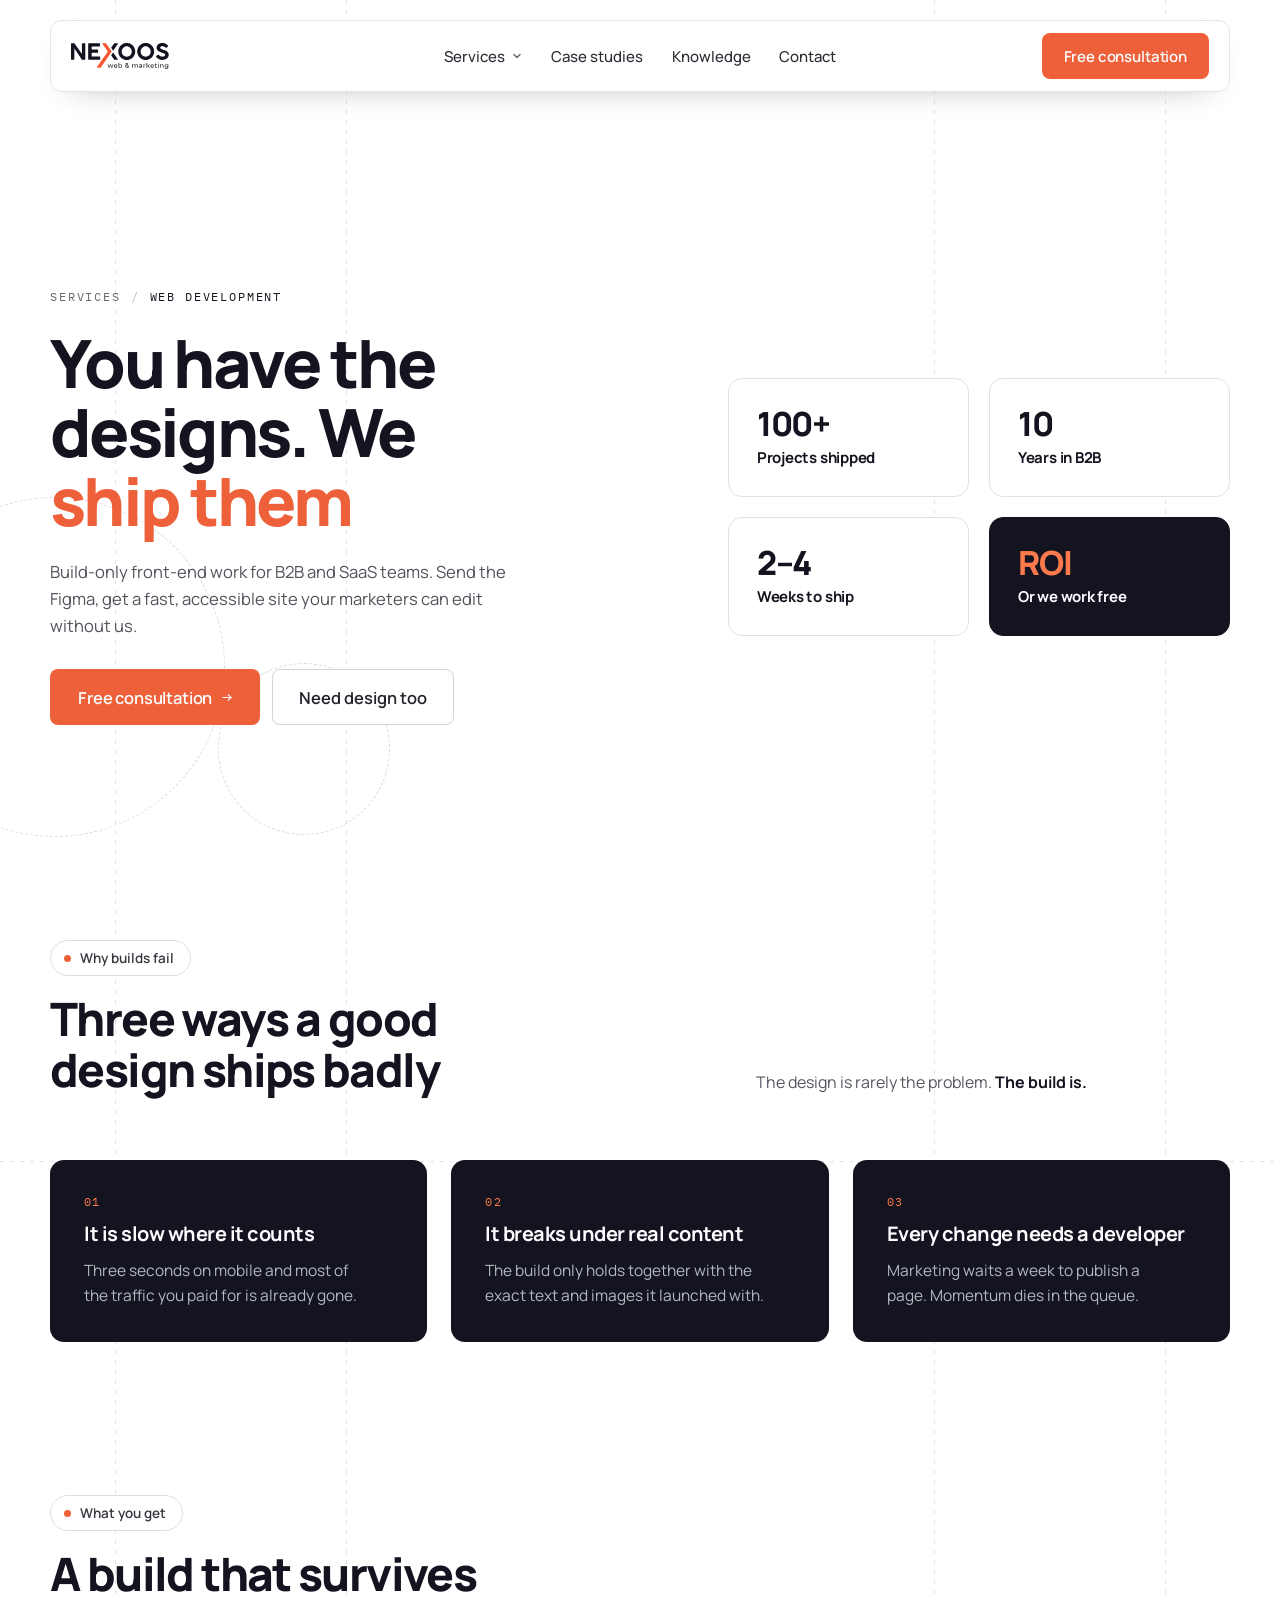
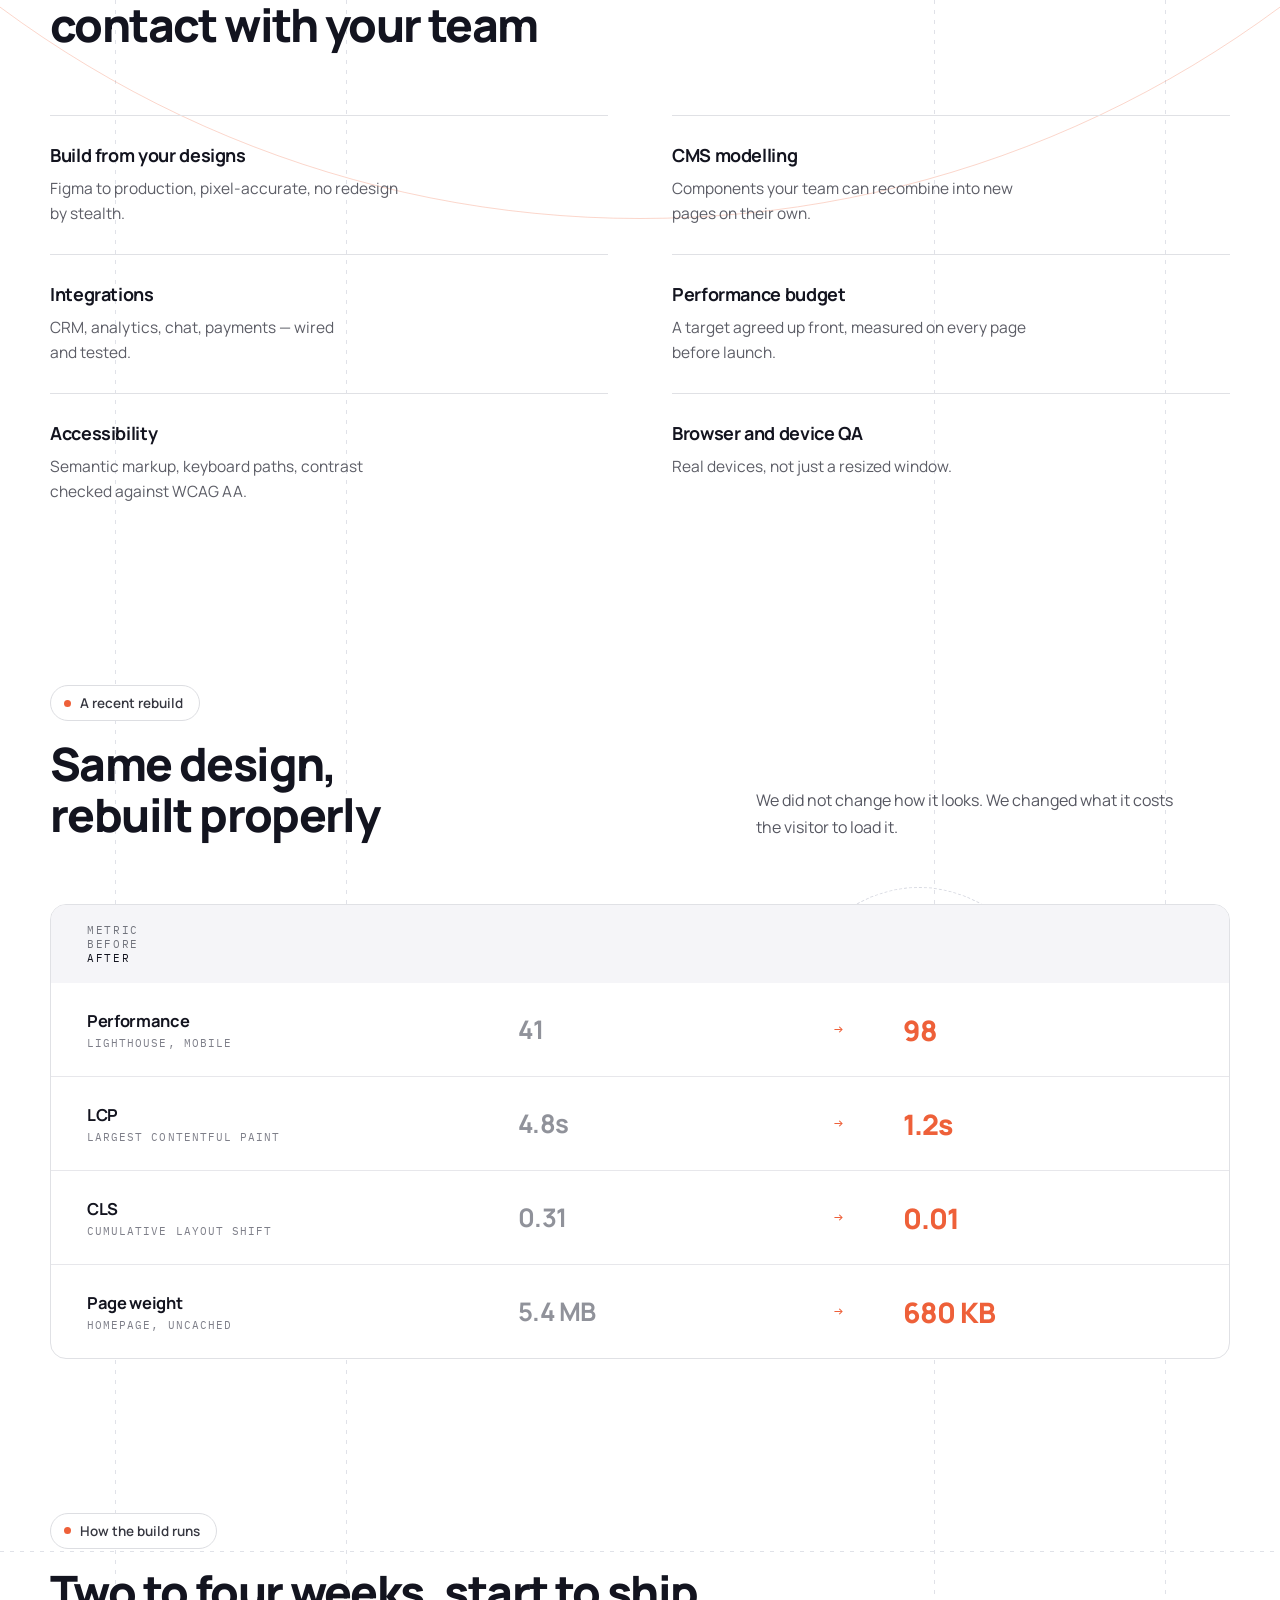
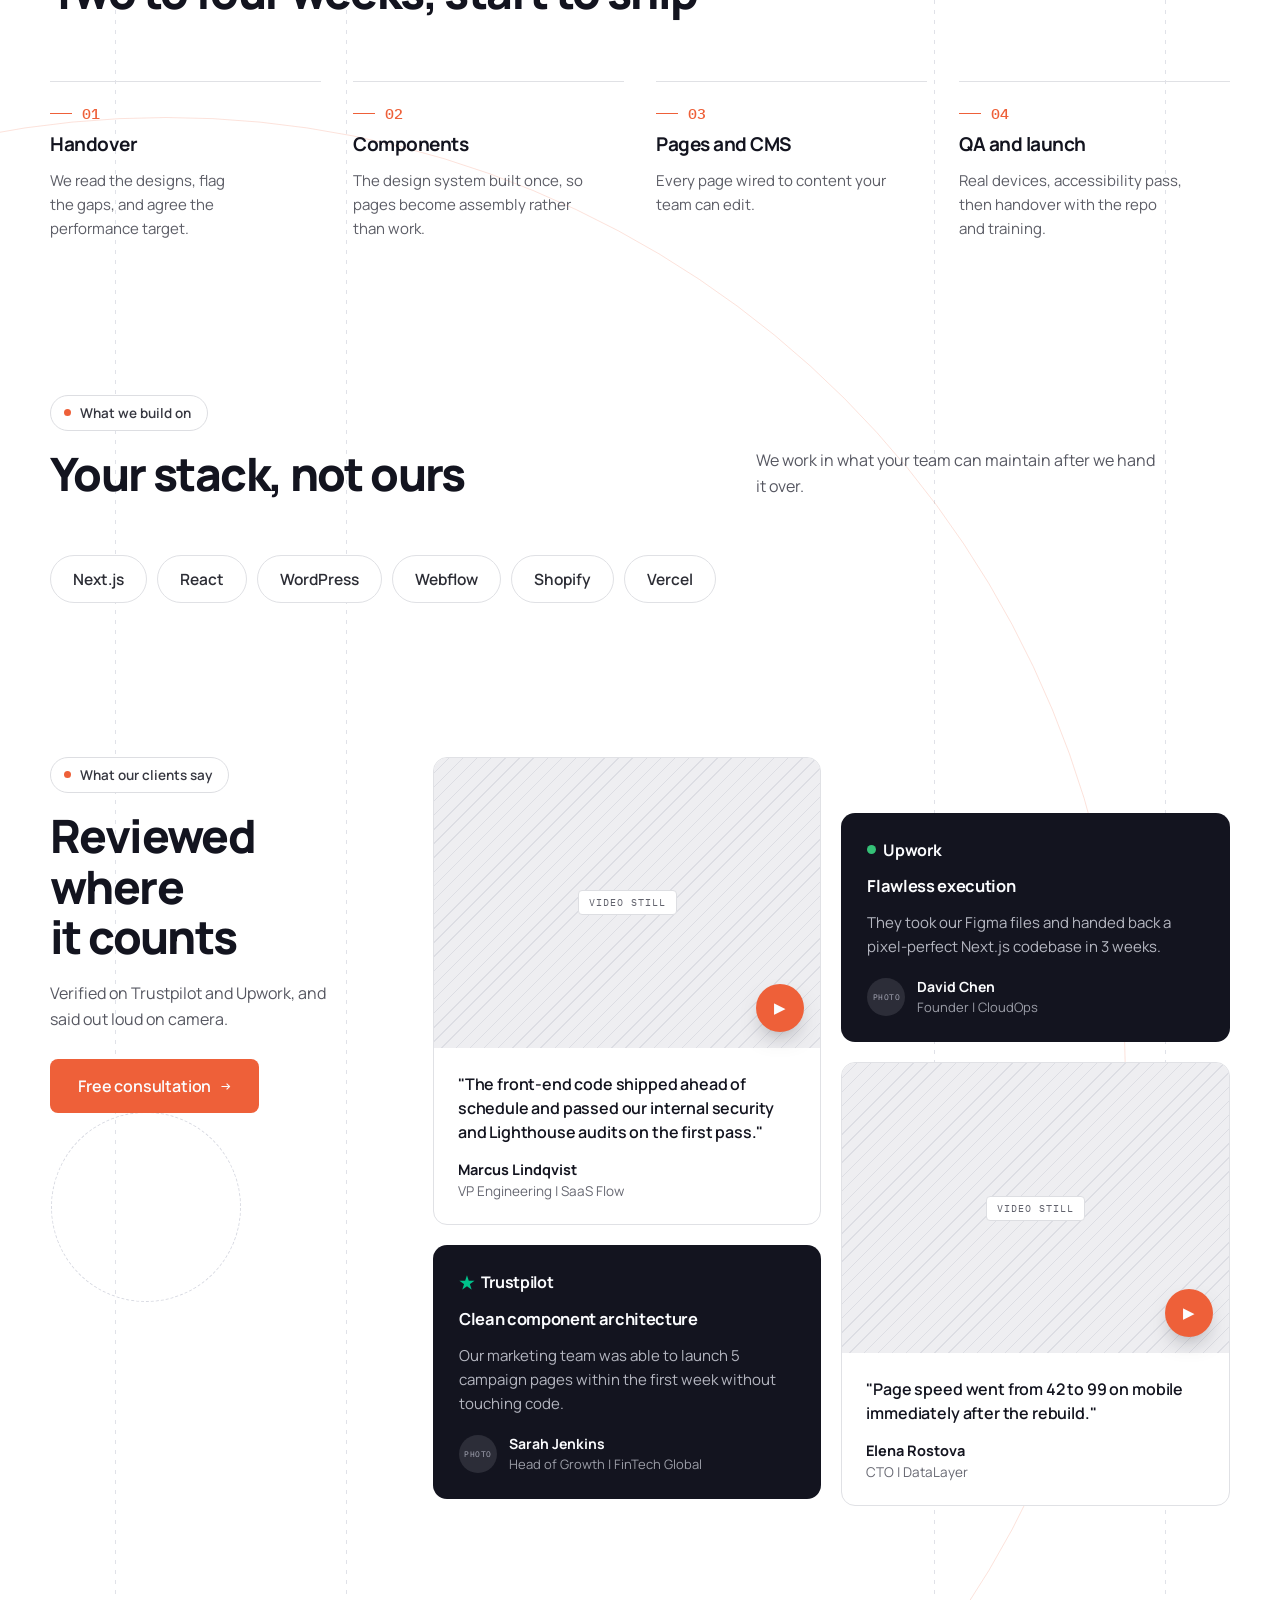
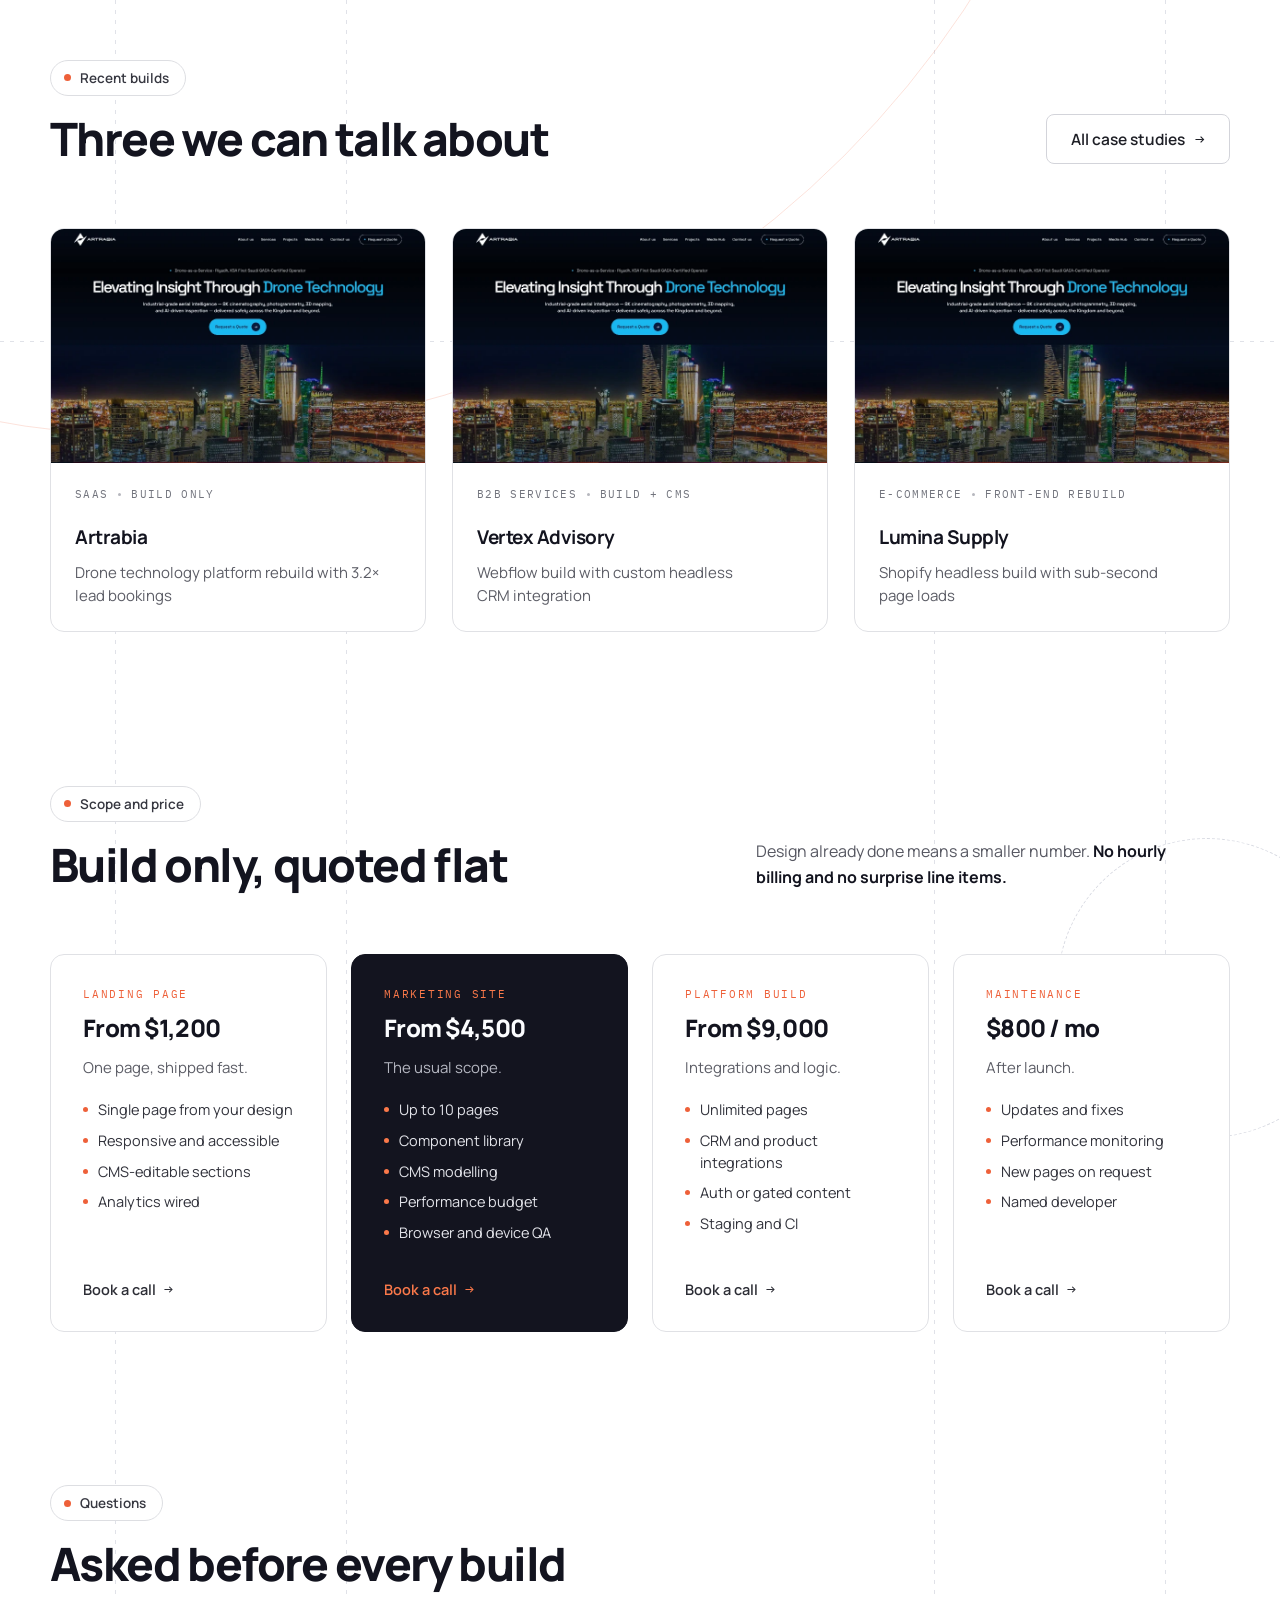
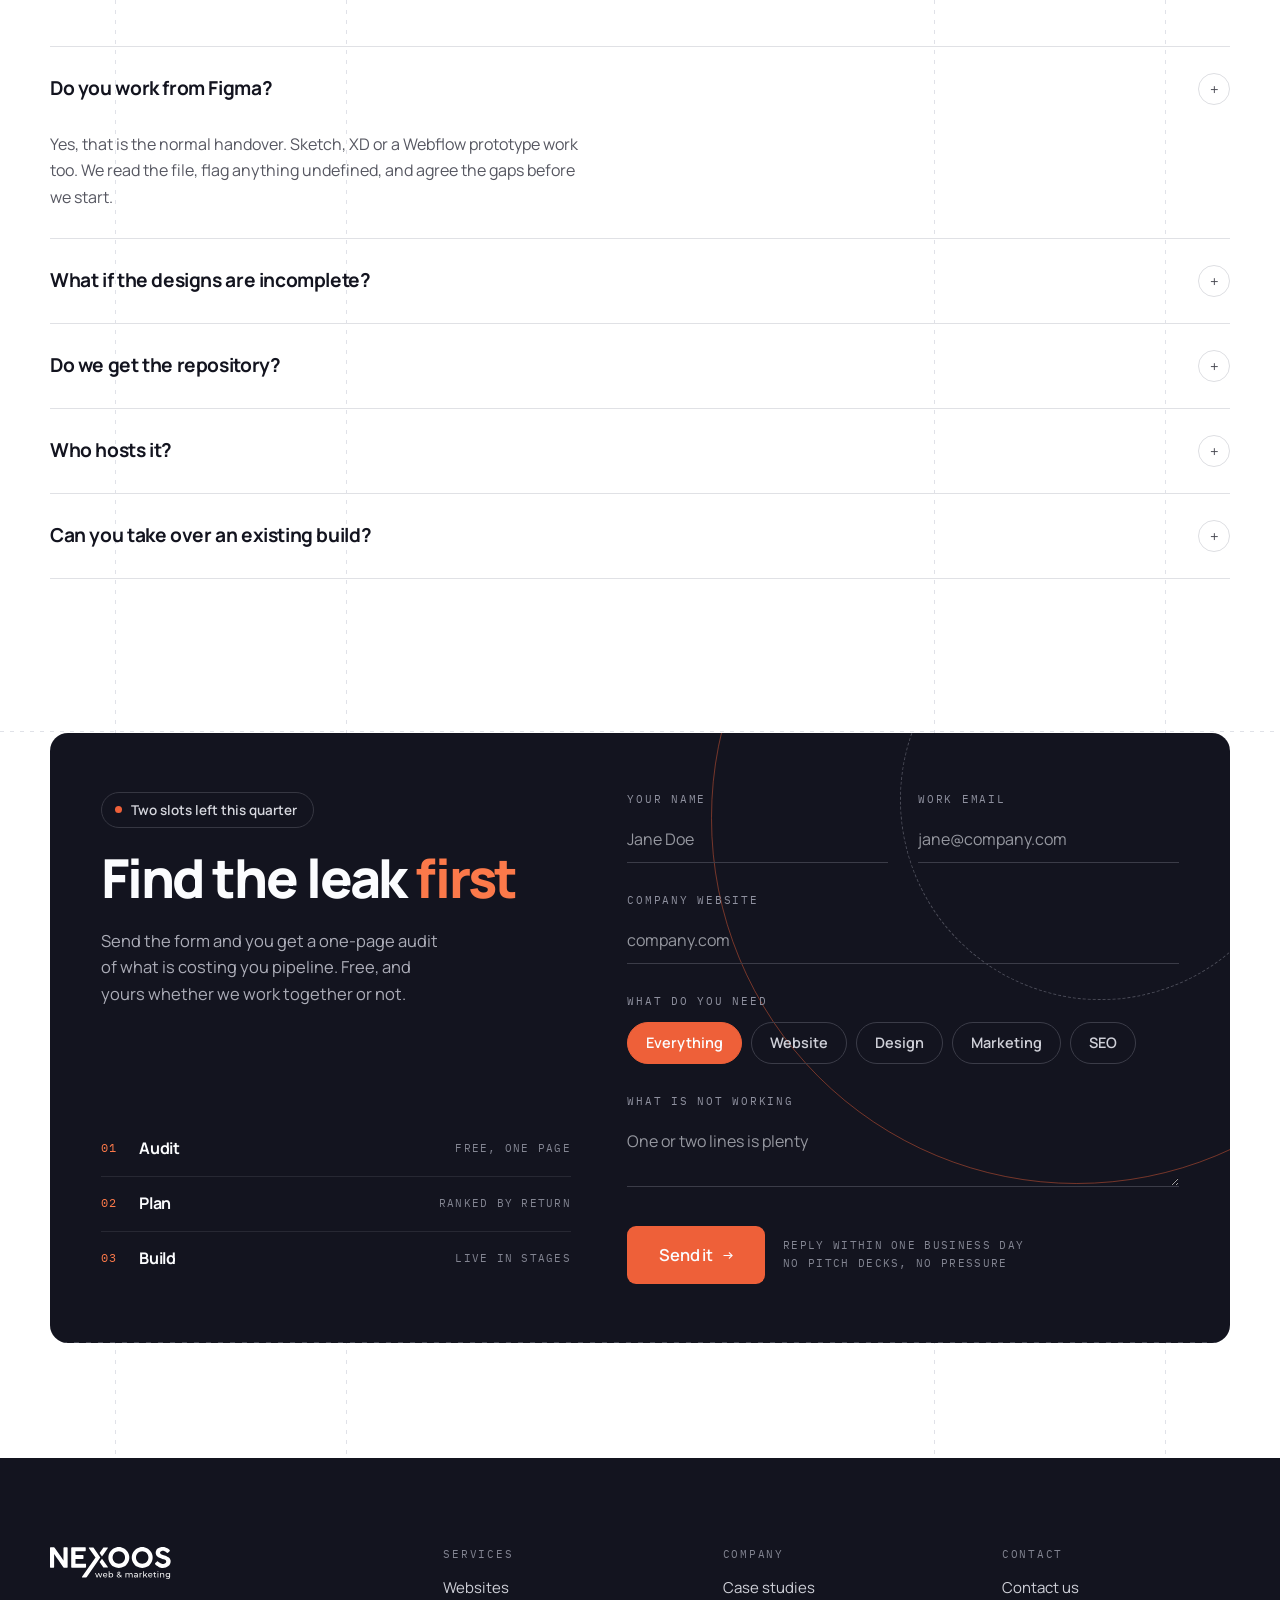
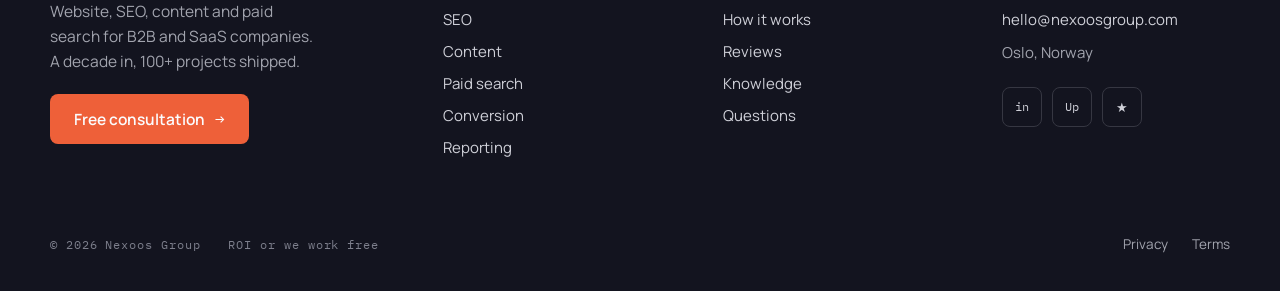
<file: web-development.html>
<!DOCTYPE html>
<html lang="en">
<head>
<meta charset="utf-8">
<meta name="viewport" content="width=device-width, initial-scale=1.0">
<title>Web Development — Nexoos Group</title>
<meta name="description" content="Build-only front-end work for B2B and SaaS teams. Send the Figma, get a fast, accessible site your marketers can edit without us.">
<link rel="preconnect" href="https://fonts.googleapis.com">
<link rel="preconnect" href="https://fonts.gstatic.com" crossorigin>
<link href="https://fonts.googleapis.com/css2?family=Manrope:wght@400;500;600;700;800&family=IBM+Plex+Mono:wght@400;500&display=swap" rel="stylesheet">
<link rel="stylesheet" href="header.css">
<style>
*, *::before, *::after { box-sizing: border-box; }
html { -webkit-font-smoothing: antialiased; scroll-behavior: smooth; }
body { margin: 0; background: oklch(1 0 0); color: oklch(0.196 0.021 279); font-family: Manrope, Helvetica, Arial, sans-serif; }
a { color: oklch(0.196 0.021 279); text-decoration: none; transition: color 0.3s ease; }
a:hover { color: oklch(0.665 0.184 36); }
button { transition: background 0.3s ease, color 0.3s ease, border-color 0.3s ease, transform 0.3s ease; }
input::placeholder, textarea::placeholder { color: oklch(0.68 0.012 280); }

/* ═══════════════ MOBILE-FIRST RESPONSIVE DESIGN ═══════════════ */

/* Hero */
[data-nx-whero] { grid-template-columns: minmax(0, 1fr) !important; }
@media (min-width: 900px) {
  [data-nx-whero] { grid-template-columns: minmax(0, 1.1fr) minmax(0, 0.9fr) !important; }
}

/* Stats */
[data-nx-wstats] { grid-template-columns: repeat(2, minmax(0, 1fr)) !important; }

/* Problem cards */
[data-nx-probs] { grid-template-columns: minmax(0, 1fr) !important; }
@media (min-width: 640px) {
  [data-nx-probs] { grid-template-columns: repeat(3, minmax(0, 1fr)) !important; }
}

/* What you get */
[data-nx-get] { grid-template-columns: minmax(0, 1fr) !important; }
@media (min-width: 900px) {
  [data-nx-get] { grid-template-columns: repeat(2, minmax(0, 1fr)) !important; }
}

/* Performance table */
[data-nx-perfhead] { display: none !important; }
[data-nx-perfrow] { grid-template-columns: minmax(0, 1fr) auto auto auto !important; }
@media (min-width: 760px) {
  [data-nx-perfhead] { display: grid !important; }
  [data-nx-perfrow] { grid-template-columns: minmax(0, 1.4fr) minmax(0, 1fr) 44px minmax(0, 1fr) !important; }
}

/* Build steps */
[data-nx-steps4] { grid-template-columns: minmax(0, 1fr) !important; }
@media (min-width: 600px) {
  [data-nx-steps4] { grid-template-columns: repeat(2, minmax(0, 1fr)) !important; }
}
@media (min-width: 900px) {
  [data-nx-steps4] { grid-template-columns: repeat(4, minmax(0, 1fr)) !important; }
}

/* Reviews grid */
[data-nx-rev] { grid-template-columns: minmax(0, 1fr) !important; }
[data-nx-revgrid] { grid-template-columns: minmax(0, 1fr) !important; }
[data-nx-revcol] { margin-top: 0 !important; }
@media (min-width: 620px) {
  [data-nx-revgrid] { grid-template-columns: repeat(2, minmax(0, 1fr)) !important; }
  [data-nx-revcol] { margin-top: 56px !important; }
}
@media (min-width: 980px) {
  [data-nx-rev] { grid-template-columns: minmax(0, 0.8fr) minmax(0, 2fr) !important; }
}

/* Recent case studies */
[data-nx-wcase] { grid-template-columns: minmax(0, 1fr) !important; }
@media (min-width: 600px) {
  [data-nx-wcase] { grid-template-columns: repeat(2, minmax(0, 1fr)) !important; }
}
@media (min-width: 900px) {
  [data-nx-wcase] { grid-template-columns: repeat(3, minmax(0, 1fr)) !important; }
}

/* Scope & Pricing Tiers */
[data-nx-tiers] { grid-template-columns: minmax(0, 1fr) !important; }
@media (min-width: 600px) {
  [data-nx-tiers] { grid-template-columns: repeat(2, minmax(0, 1fr)) !important; }
}
@media (min-width: 900px) {
  [data-nx-tiers] { grid-template-columns: repeat(4, minmax(0, 1fr)) !important; }
}

/* CTA Contact Section */
[data-nx-cta2] { grid-template-columns: minmax(0, 1fr) !important; }
@media (min-width: 900px) {
  [data-nx-cta2] { grid-template-columns: minmax(0, 0.92fr) minmax(0, 1.08fr) !important; }
}

/* Footer */
@media (max-width: 900px) { [data-nx-foot] { grid-template-columns: repeat(2, minmax(0, 1fr)) !important; } }
@media (max-width: 520px) {
  [data-nx-foot] { grid-template-columns: minmax(0, 1fr) !important; }
  [data-nx-footbar] > span:last-child { margin-left: 0 !important; }
}

/* FAQ accordion */
summary::-webkit-details-marker { display: none; }
summary { list-style: none; }
details[open] > summary > span:last-child { color: oklch(0.665 0.184 36); }

/* ═══════════════ HOVER UTILITIES ═══════════════ */
.btn-hover-orange-dark { transition: background 0.3s ease, color 0.3s ease; }
.btn-hover-orange-dark:hover { background: oklch(0.196 0.021 279) !important; color: oklch(0.99 0.003 280) !important; }

.btn-hover-outline { transition: border-color 0.3s ease, color 0.3s ease; }
.btn-hover-outline:hover { border-color: oklch(0.196 0.021 279) !important; color: oklch(0.196 0.021 279) !important; }

.btn-hover-guar { transition: background 0.3s ease, color 0.3s ease; }
.btn-hover-guar:hover { background: oklch(0.99 0.003 280) !important; color: oklch(0.196 0.021 279) !important; }

.btn-hover-social { transition: border-color 0.3s ease, color 0.3s ease; }
.btn-hover-social:hover { border-color: oklch(0.665 0.184 36) !important; color: oklch(0.665 0.184 36) !important; }

.case-card-link { transition: opacity 0.3s ease; }
.case-card-link:hover { opacity: 0.92; }

/* ═══════════════ SCROLL ANIMATIONS ═══════════════ */
[data-reveal] {
  opacity: 0; transform: translateY(32px);
  transition: opacity 0.7s cubic-bezier(0.16, 1, 0.3, 1), transform 0.7s cubic-bezier(0.16, 1, 0.3, 1);
}
[data-reveal].is-visible { opacity: 1; transform: translateY(0); }

@media (prefers-reduced-motion: reduce) {
  [data-reveal] { opacity: 1 !important; transform: none !important; transition: none !important; }
}
</style>
</head>
<body>
<div style="position: relative; background: oklch(1 0 0); min-height: 100vh; overflow-x: clip">

  <!-- ═══════════════ DECORATIVE GRID ═══════════════ -->
  <div aria-hidden="true" style="position: absolute; inset: 0; overflow: hidden; pointer-events: none">
    <div style="position: absolute; left: 9%; top: 0; bottom: 0; width: 1px; background-image: repeating-linear-gradient(to bottom, oklch(0.72 0.03 275 / 0.32) 0 4px, transparent 4px 10px)"></div>
    <div style="position: absolute; left: 27%; top: 0; bottom: 0; width: 1px; background-image: repeating-linear-gradient(to bottom, oklch(0.72 0.03 275 / 0.32) 0 4px, transparent 4px 10px)"></div>
    <div style="position: absolute; left: 73%; top: 0; bottom: 0; width: 1px; background-image: repeating-linear-gradient(to bottom, oklch(0.72 0.03 275 / 0.32) 0 4px, transparent 4px 10px)"></div>
    <div style="position: absolute; left: 91%; top: 0; bottom: 0; width: 1px; background-image: repeating-linear-gradient(to bottom, oklch(0.72 0.03 275 / 0.32) 0 4px, transparent 4px 10px)"></div>
    <div style="position: absolute; left: 0; right: 0; top: 14%; height: 1px; background-image: repeating-linear-gradient(to right, oklch(0.72 0.03 275 / 0.32) 0 4px, transparent 4px 10px)"></div>
    <div style="position: absolute; left: 0; right: 0; top: 38%; height: 1px; background-image: repeating-linear-gradient(to right, oklch(0.72 0.03 275 / 0.32) 0 4px, transparent 4px 10px)"></div>
    <div style="position: absolute; left: 0; right: 0; top: 62%; height: 1px; background-image: repeating-linear-gradient(to right, oklch(0.72 0.03 275 / 0.32) 0 4px, transparent 4px 10px)"></div>
    <div style="position: absolute; left: 0; right: 0; top: 86%; height: 1px; background-image: repeating-linear-gradient(to right, oklch(0.72 0.03 275 / 0.32) 0 4px, transparent 4px 10px)"></div>
    <div style="position: absolute; left: -9%; top: 6%; width: 340px; height: 340px; border-radius: 50%; border: 1px dashed oklch(0.72 0.03 275 / 0.42)"></div>
    <div style="position: absolute; left: 17%; top: 8%; width: 172px; height: 172px; border-radius: 50%; border: 1px dashed oklch(0.72 0.03 275 / 0.42)"></div>
    <div style="position: absolute; left: 62%; top: 30%; width: 250px; height: 250px; border-radius: 50%; border: 1px dashed oklch(0.72 0.03 275 / 0.42)"></div>
    <div style="position: absolute; left: 4%; top: 52%; width: 190px; height: 190px; border-radius: 50%; border: 1px dashed oklch(0.72 0.03 275 / 0.42)"></div>
    <div style="position: absolute; right: -6%; top: 68%; width: 300px; height: 300px; border-radius: 50%; border: 1px dashed oklch(0.72 0.03 275 / 0.42)"></div>
    <div style="position: absolute; left: 22%; top: 88%; width: 160px; height: 160px; border-radius: 50%; border: 1px dashed oklch(0.72 0.03 275 / 0.42)"></div>
    <div style="position: absolute; right: -34%; top: -4%; width: 168%; aspect-ratio: 1; border-radius: 50%; border: 1px solid oklch(0.665 0.184 36 / 0.26)"></div>
    <div style="position: absolute; left: -62%; top: 40%; width: 150%; aspect-ratio: 1; border-radius: 50%; border: 1px solid oklch(0.665 0.184 36 / 0.18)"></div>
  </div>

  <!-- HEADER (injected by header.js) -->
  <div id="nx-header"></div>

  <!-- ═══════════════ 1. HERO ═══════════════ -->
  <section id="top" data-reveal style="position: relative; z-index: 1; min-height: calc(100vh - 110px); display: flex; align-items: center">
    <div style="width: 100%; max-width: 1260px; margin: 0 auto; padding: clamp(48px, 7vw, 96px) clamp(16px, 4vw, 40px)">
      <div data-nx-whero="" style="display: grid; gap: clamp(36px, 5vw, 80px); align-items: center">
      <div style="display: flex; flex-direction: column; align-items: flex-start; gap: 24px">
        <span style="display: inline-flex; align-items: center; gap: 10px; font-family: 'IBM Plex Mono', monospace; font-size: 11.5px; letter-spacing: 0.16em; text-transform: uppercase; color: oklch(0.52 0.015 280)">
          <a href="services.html" style="color: oklch(0.52 0.015 280)">Services</a>
          <span style="color: oklch(0.78 0.01 280)">/</span>
          <span style="color: oklch(0.196 0.021 279)">Web development</span>
        </span>
        <h1 style="margin: 0; max-width: 17ch; font-size: clamp(38px, 5.2vw, 72px); line-height: 1.04; letter-spacing: -0.04em; font-weight: 800; text-wrap: balance; color: oklch(0.196 0.021 279)">You have the designs. We <span style="color: oklch(0.665 0.184 36)">ship them</span></h1>
        <p style="margin: 0; max-width: 46ch; font-size: clamp(16.5px, 1.3vw, 19px); line-height: 1.6; color: oklch(0.44 0.015 280); text-wrap: pretty">Build-only front-end work for B2B and SaaS teams. Send the Figma, get a fast, accessible site your marketers can edit without us.</p>
        <div style="margin-top: 6px; display: flex; flex-wrap: wrap; align-items: center; gap: 12px">
          <a href="#contact" class="btn-hover-orange-dark" style="display: inline-flex; align-items: center; gap: 10px; height: 56px; padding: 0 28px; border-radius: 8px; background: oklch(0.665 0.184 36); color: oklch(0.99 0.003 280); font-size: 16.5px; font-weight: 600; letter-spacing: -0.01em">
            Free consultation
            <span style="font-family: 'IBM Plex Mono', monospace; font-weight: 400">→</span>
          </a>
          <a href="web-design.html" class="btn-hover-outline" style="display: inline-flex; align-items: center; height: 56px; padding: 0 26px; border-radius: 8px; border: 1px solid oklch(0.87 0.008 280); background: oklch(1 0 0); color: oklch(0.26 0.015 280); font-size: 16.5px; font-weight: 600">Need design too</a>
        </div>
      </div>

      <div data-nx-wstats="" style="display: grid; gap: clamp(14px, 1.6vw, 20px)">
        <div style="display: flex; flex-direction: column; gap: 7px; padding: clamp(20px, 2.2vw, 28px); border: 1px solid oklch(0.91 0.006 280); border-radius: 14px; background: oklch(1 0 0)">
          <span style="font-size: clamp(26px, 2.6vw, 34px); font-weight: 800; letter-spacing: -0.035em; line-height: 1; color: oklch(0.196 0.021 279)">100+</span>
          <span style="font-size: 15px; font-weight: 700; letter-spacing: -0.015em; color: oklch(0.196 0.021 279)">Projects shipped</span>
        </div>
        <div style="display: flex; flex-direction: column; gap: 7px; padding: clamp(20px, 2.2vw, 28px); border: 1px solid oklch(0.91 0.006 280); border-radius: 14px; background: oklch(1 0 0)">
          <span style="font-size: clamp(26px, 2.6vw, 34px); font-weight: 800; letter-spacing: -0.035em; line-height: 1; color: oklch(0.196 0.021 279)">10</span>
          <span style="font-size: 15px; font-weight: 700; letter-spacing: -0.015em; color: oklch(0.196 0.021 279)">Years in B2B</span>
        </div>
        <div style="display: flex; flex-direction: column; gap: 7px; padding: clamp(20px, 2.2vw, 28px); border: 1px solid oklch(0.91 0.006 280); border-radius: 14px; background: oklch(1 0 0)">
          <span style="font-size: clamp(26px, 2.6vw, 34px); font-weight: 800; letter-spacing: -0.035em; line-height: 1; color: oklch(0.196 0.021 279)">2–4</span>
          <span style="font-size: 15px; font-weight: 700; letter-spacing: -0.015em; color: oklch(0.196 0.021 279)">Weeks to ship</span>
        </div>
        <div style="display: flex; flex-direction: column; gap: 7px; padding: clamp(20px, 2.2vw, 28px); border: 1px solid oklch(0.196 0.021 279); border-radius: 14px; background: oklch(0.196 0.021 279)">
          <span style="font-size: clamp(26px, 2.6vw, 34px); font-weight: 800; letter-spacing: -0.035em; line-height: 1; color: oklch(0.72 0.17 40)">ROI</span>
          <span style="font-size: 15px; font-weight: 700; letter-spacing: -0.015em; color: oklch(0.99 0.003 280)">Or we work free</span>
        </div>
      </div>
      </div>
    </div>
  </section>

  <!-- ═══════════════ 2. WHY BUILDS FAIL ═══════════════ -->
  <section id="problem" data-reveal style="position: relative; z-index: 1">
    <div style="max-width: 1260px; margin: 0 auto; padding: clamp(20px, 3vw, 40px) clamp(16px, 4vw, 40px) clamp(64px, 9vw, 120px)">
      <div data-nx-gaps-head="" style="display: grid; grid-template-columns: minmax(0, 1.15fr) minmax(0, 0.85fr); gap: clamp(24px, 5vw, 72px); align-items: end">
        <div style="display: flex; flex-direction: column; align-items: flex-start; gap: 18px; max-width: 52ch">
          <span style="display: inline-flex; align-items: center; gap: 9px; padding: 8px 16px 8px 13px; border: 1px solid oklch(0.9 0.006 280); border-radius: 999px; background: oklch(1 0 0); font-size: 13.5px; font-weight: 600; color: oklch(0.34 0.015 280)">
            <span style="width: 7px; height: 7px; border-radius: 50%; background: oklch(0.665 0.184 36); display: block"></span>
            Why builds fail
          </span>
          <h2 style="margin: 0; max-width: 22ch; font-size: clamp(28px, 3.6vw, 46px); line-height: 1.1; letter-spacing: -0.035em; font-weight: 800; text-wrap: balance; color: oklch(0.196 0.021 279)">Three ways a good design ships badly</h2>
        </div>
        <p style="margin: 0; max-width: 42ch; font-size: 16px; line-height: 1.65; color: oklch(0.46 0.015 280); text-wrap: pretty">The design is rarely the problem. <strong style="font-weight: 700; color: oklch(0.196 0.021 279)">The build is.</strong></p>
      </div>

      <div data-nx-probs="" style="margin-top: clamp(40px, 5vw, 64px); display: grid; gap: clamp(16px, 2vw, 24px)">
        <div style="display: flex; flex-direction: column; gap: 12px; padding: clamp(26px, 2.8vw, 34px); border-radius: 14px; background: oklch(0.196 0.021 279)">
          <span style="font-family: 'IBM Plex Mono', monospace; font-size: 12px; letter-spacing: 0.1em; color: oklch(0.72 0.17 40)">01</span>
          <h3 style="margin: 0; font-size: 20px; font-weight: 700; letter-spacing: -0.025em; line-height: 1.28; color: oklch(0.99 0.003 280)">It is slow where it counts</h3>
          <p style="margin: 0; max-width: 32ch; font-size: 15.5px; line-height: 1.6; color: oklch(0.78 0.015 280); text-wrap: pretty">Three seconds on mobile and most of the traffic you paid for is already gone.</p>
        </div>
        <div style="display: flex; flex-direction: column; gap: 12px; padding: clamp(26px, 2.8vw, 34px); border-radius: 14px; background: oklch(0.196 0.021 279)">
          <span style="font-family: 'IBM Plex Mono', monospace; font-size: 12px; letter-spacing: 0.1em; color: oklch(0.72 0.17 40)">02</span>
          <h3 style="margin: 0; font-size: 20px; font-weight: 700; letter-spacing: -0.025em; line-height: 1.28; color: oklch(0.99 0.003 280)">It breaks under real content</h3>
          <p style="margin: 0; max-width: 32ch; font-size: 15.5px; line-height: 1.6; color: oklch(0.78 0.015 280); text-wrap: pretty">The build only holds together with the exact text and images it launched with.</p>
        </div>
        <div style="display: flex; flex-direction: column; gap: 12px; padding: clamp(26px, 2.8vw, 34px); border-radius: 14px; background: oklch(0.196 0.021 279)">
          <span style="font-family: 'IBM Plex Mono', monospace; font-size: 12px; letter-spacing: 0.1em; color: oklch(0.72 0.17 40)">03</span>
          <h3 style="margin: 0; font-size: 20px; font-weight: 700; letter-spacing: -0.025em; line-height: 1.28; color: oklch(0.99 0.003 280)">Every change needs a developer</h3>
          <p style="margin: 0; max-width: 32ch; font-size: 15.5px; line-height: 1.6; color: oklch(0.78 0.015 280); text-wrap: pretty">Marketing waits a week to publish a page. Momentum dies in the queue.</p>
        </div>
      </div>
    </div>
  </section>

  <!-- ═══════════════ 3. WHAT YOU GET ═══════════════ -->
  <section id="get" data-reveal style="position: relative; z-index: 1">
    <div style="max-width: 1260px; margin: 0 auto; padding: clamp(20px, 3vw, 40px) clamp(16px, 4vw, 40px) clamp(64px, 9vw, 120px)">
      <div style="display: flex; flex-direction: column; align-items: flex-start; gap: 18px">
        <span style="display: inline-flex; align-items: center; gap: 9px; padding: 8px 16px 8px 13px; border: 1px solid oklch(0.9 0.006 280); border-radius: 999px; background: oklch(1 0 0); font-size: 13.5px; font-weight: 600; color: oklch(0.34 0.015 280)">
          <span style="width: 7px; height: 7px; border-radius: 50%; background: oklch(0.665 0.184 36); display: block"></span>
          What you get
        </span>
        <h2 style="margin: 0; max-width: 22ch; font-size: clamp(28px, 3.6vw, 46px); line-height: 1.1; letter-spacing: -0.035em; font-weight: 800; text-wrap: balance; color: oklch(0.196 0.021 279)">A build that survives contact with your team</h2>
      </div>

      <div data-nx-get="" style="margin-top: clamp(40px, 5vw, 64px); display: grid; gap: 0 clamp(32px, 5vw, 80px)">
        <div style="display: flex; flex-direction: column; gap: 9px; padding: clamp(22px, 2.4vw, 28px) 0; border-top: 1px solid oklch(0.91 0.006 280)">
          <h3 style="margin: 0; font-size: 18px; font-weight: 700; letter-spacing: -0.02em; line-height: 1.3; color: oklch(0.196 0.021 279)">Build from your designs</h3>
          <p style="margin: 0; max-width: 40ch; font-size: 15.5px; line-height: 1.6; color: oklch(0.48 0.015 280); text-wrap: pretty">Figma to production, pixel-accurate, no redesign by stealth.</p>
        </div>
        <div style="display: flex; flex-direction: column; gap: 9px; padding: clamp(22px, 2.4vw, 28px) 0; border-top: 1px solid oklch(0.91 0.006 280)">
          <h3 style="margin: 0; font-size: 18px; font-weight: 700; letter-spacing: -0.02em; line-height: 1.3; color: oklch(0.196 0.021 279)">CMS modelling</h3>
          <p style="margin: 0; max-width: 40ch; font-size: 15.5px; line-height: 1.6; color: oklch(0.48 0.015 280); text-wrap: pretty">Components your team can recombine into new pages on their own.</p>
        </div>
        <div style="display: flex; flex-direction: column; gap: 9px; padding: clamp(22px, 2.4vw, 28px) 0; border-top: 1px solid oklch(0.91 0.006 280)">
          <h3 style="margin: 0; font-size: 18px; font-weight: 700; letter-spacing: -0.02em; line-height: 1.3; color: oklch(0.196 0.021 279)">Integrations</h3>
          <p style="margin: 0; max-width: 40ch; font-size: 15.5px; line-height: 1.6; color: oklch(0.48 0.015 280); text-wrap: pretty">CRM, analytics, chat, payments — wired and tested.</p>
        </div>
        <div style="display: flex; flex-direction: column; gap: 9px; padding: clamp(22px, 2.4vw, 28px) 0; border-top: 1px solid oklch(0.91 0.006 280)">
          <h3 style="margin: 0; font-size: 18px; font-weight: 700; letter-spacing: -0.02em; line-height: 1.3; color: oklch(0.196 0.021 279)">Performance budget</h3>
          <p style="margin: 0; max-width: 40ch; font-size: 15.5px; line-height: 1.6; color: oklch(0.48 0.015 280); text-wrap: pretty">A target agreed up front, measured on every page before launch.</p>
        </div>
        <div style="display: flex; flex-direction: column; gap: 9px; padding: clamp(22px, 2.4vw, 28px) 0; border-top: 1px solid oklch(0.91 0.006 280)">
          <h3 style="margin: 0; font-size: 18px; font-weight: 700; letter-spacing: -0.02em; line-height: 1.3; color: oklch(0.196 0.021 279)">Accessibility</h3>
          <p style="margin: 0; max-width: 40ch; font-size: 15.5px; line-height: 1.6; color: oklch(0.48 0.015 280); text-wrap: pretty">Semantic markup, keyboard paths, contrast checked against WCAG AA.</p>
        </div>
        <div style="display: flex; flex-direction: column; gap: 9px; padding: clamp(22px, 2.4vw, 28px) 0; border-top: 1px solid oklch(0.91 0.006 280)">
          <h3 style="margin: 0; font-size: 18px; font-weight: 700; letter-spacing: -0.02em; line-height: 1.3; color: oklch(0.196 0.021 279)">Browser and device QA</h3>
          <p style="margin: 0; max-width: 40ch; font-size: 15.5px; line-height: 1.6; color: oklch(0.48 0.015 280); text-wrap: pretty">Real devices, not just a resized window.</p>
        </div>
      </div>
    </div>
  </section>

  <!-- ═══════════════ 4. A RECENT REBUILD (PERFORMANCE) ═══════════════ -->
  <section id="rebuild" data-reveal style="position: relative; z-index: 1">
    <div style="max-width: 1260px; margin: 0 auto; padding: clamp(20px, 3vw, 40px) clamp(16px, 4vw, 40px) clamp(64px, 9vw, 120px)">
      <div data-nx-gaps-head="" style="display: grid; grid-template-columns: minmax(0, 1.15fr) minmax(0, 0.85fr); gap: clamp(24px, 5vw, 72px); align-items: end">
        <div style="display: flex; flex-direction: column; align-items: flex-start; gap: 18px; max-width: 52ch">
          <span style="display: inline-flex; align-items: center; gap: 9px; padding: 8px 16px 8px 13px; border: 1px solid oklch(0.9 0.006 280); border-radius: 999px; background: oklch(1 0 0); font-size: 13.5px; font-weight: 600; color: oklch(0.34 0.015 280)">
            <span style="width: 7px; height: 7px; border-radius: 50%; background: oklch(0.665 0.184 36); display: block"></span>
            A recent rebuild
          </span>
          <h2 style="margin: 0; max-width: 22ch; font-size: clamp(28px, 3.6vw, 46px); line-height: 1.1; letter-spacing: -0.035em; font-weight: 800; text-wrap: balance; color: oklch(0.196 0.021 279)">Same design, rebuilt properly</h2>
        </div>
        <p style="margin: 0; max-width: 42ch; font-size: 16px; line-height: 1.65; color: oklch(0.46 0.015 280); text-wrap: pretty">We did not change how it looks. We changed what it costs the visitor to load it.</p>
      </div>

      <div style="margin-top: clamp(40px, 5vw, 64px); border: 1px solid oklch(0.91 0.006 280); border-radius: 16px; background: oklch(1 0 0); overflow: hidden">
        <div data-nx-perfhead="" style="padding: 18px clamp(24px, 3vw, 36px); background: oklch(0.972 0.004 280); font-family: 'IBM Plex Mono', monospace; font-size: 10.5px; letter-spacing: 0.16em; text-transform: uppercase; color: oklch(0.56 0.015 280)">
          <span>Metric</span>
          <span>Before</span>
          <span></span>
          <span style="color: oklch(0.196 0.021 279)">After</span>
        </div>
        <div data-nx-perfrow="" style="display: grid; gap: clamp(12px, 2vw, 28px); align-items: center; padding: clamp(20px, 2.2vw, 26px) clamp(24px, 3vw, 36px)">
          <span style="display: flex; flex-direction: column; gap: 4px">
            <span style="font-size: 16.5px; font-weight: 700; letter-spacing: -0.02em; color: oklch(0.196 0.021 279)">Performance</span>
            <span style="font-family: 'IBM Plex Mono', monospace; font-size: 10.5px; letter-spacing: 0.1em; text-transform: uppercase; color: oklch(0.6 0.015 280)">Lighthouse, mobile</span>
          </span>
          <span style="font-size: clamp(20px, 2vw, 26px); font-weight: 700; letter-spacing: -0.03em; color: oklch(0.66 0.012 280)">41</span>
          <span style="font-family: 'IBM Plex Mono', monospace; font-size: 15px; color: oklch(0.665 0.184 36)">→</span>
          <span style="font-size: clamp(22px, 2.2vw, 30px); font-weight: 800; letter-spacing: -0.035em; color: oklch(0.665 0.184 36)">98</span>
        </div>
        <div data-nx-perfrow="" style="display: grid; gap: clamp(12px, 2vw, 28px); align-items: center; padding: clamp(20px, 2.2vw, 26px) clamp(24px, 3vw, 36px); border-top: 1px solid oklch(0.93 0.005 280)">
          <span style="display: flex; flex-direction: column; gap: 4px">
            <span style="font-size: 16.5px; font-weight: 700; letter-spacing: -0.02em; color: oklch(0.196 0.021 279)">LCP</span>
            <span style="font-family: 'IBM Plex Mono', monospace; font-size: 10.5px; letter-spacing: 0.1em; text-transform: uppercase; color: oklch(0.6 0.015 280)">Largest contentful paint</span>
          </span>
          <span style="font-size: clamp(20px, 2vw, 26px); font-weight: 700; letter-spacing: -0.03em; color: oklch(0.66 0.012 280)">4.8s</span>
          <span style="font-family: 'IBM Plex Mono', monospace; font-size: 15px; color: oklch(0.665 0.184 36)">→</span>
          <span style="font-size: clamp(22px, 2.2vw, 30px); font-weight: 800; letter-spacing: -0.035em; color: oklch(0.665 0.184 36)">1.2s</span>
        </div>
        <div data-nx-perfrow="" style="display: grid; gap: clamp(12px, 2vw, 28px); align-items: center; padding: clamp(20px, 2.2vw, 26px) clamp(24px, 3vw, 36px); border-top: 1px solid oklch(0.93 0.005 280)">
          <span style="display: flex; flex-direction: column; gap: 4px">
            <span style="font-size: 16.5px; font-weight: 700; letter-spacing: -0.02em; color: oklch(0.196 0.021 279)">CLS</span>
            <span style="font-family: 'IBM Plex Mono', monospace; font-size: 10.5px; letter-spacing: 0.1em; text-transform: uppercase; color: oklch(0.6 0.015 280)">Cumulative layout shift</span>
          </span>
          <span style="font-size: clamp(20px, 2vw, 26px); font-weight: 700; letter-spacing: -0.03em; color: oklch(0.66 0.012 280)">0.31</span>
          <span style="font-family: 'IBM Plex Mono', monospace; font-size: 15px; color: oklch(0.665 0.184 36)">→</span>
          <span style="font-size: clamp(22px, 2.2vw, 30px); font-weight: 800; letter-spacing: -0.035em; color: oklch(0.665 0.184 36)">0.01</span>
        </div>
        <div data-nx-perfrow="" style="display: grid; gap: clamp(12px, 2vw, 28px); align-items: center; padding: clamp(20px, 2.2vw, 26px) clamp(24px, 3vw, 36px); border-top: 1px solid oklch(0.93 0.005 280)">
          <span style="display: flex; flex-direction: column; gap: 4px">
            <span style="font-size: 16.5px; font-weight: 700; letter-spacing: -0.02em; color: oklch(0.196 0.021 279)">Page weight</span>
            <span style="font-family: 'IBM Plex Mono', monospace; font-size: 10.5px; letter-spacing: 0.1em; text-transform: uppercase; color: oklch(0.6 0.015 280)">Homepage, uncached</span>
          </span>
          <span style="font-size: clamp(20px, 2vw, 26px); font-weight: 700; letter-spacing: -0.03em; color: oklch(0.66 0.012 280)">5.4 MB</span>
          <span style="font-family: 'IBM Plex Mono', monospace; font-size: 15px; color: oklch(0.665 0.184 36)">→</span>
          <span style="font-size: clamp(22px, 2.2vw, 30px); font-weight: 800; letter-spacing: -0.035em; color: oklch(0.665 0.184 36)">680 KB</span>
        </div>
      </div>
    </div>
  </section>

  <!-- ═══════════════ 5. BUILD PROCESS ═══════════════ -->
  <section id="build" data-reveal style="position: relative; z-index: 1">
    <div style="max-width: 1260px; margin: 0 auto; padding: clamp(20px, 3vw, 40px) clamp(16px, 4vw, 40px) clamp(64px, 9vw, 120px)">
      <div style="display: flex; flex-direction: column; align-items: flex-start; gap: 18px">
        <span style="display: inline-flex; align-items: center; gap: 9px; padding: 8px 16px 8px 13px; border: 1px solid oklch(0.9 0.006 280); border-radius: 999px; background: oklch(1 0 0); font-size: 13.5px; font-weight: 600; color: oklch(0.34 0.015 280)">
          <span style="width: 7px; height: 7px; border-radius: 50%; background: oklch(0.665 0.184 36); display: block"></span>
          How the build runs
        </span>
        <h2 style="margin: 0; max-width: 22ch; font-size: clamp(28px, 3.6vw, 46px); line-height: 1.1; letter-spacing: -0.035em; font-weight: 800; text-wrap: balance; color: oklch(0.196 0.021 279)">Two to four weeks, start to ship</h2>
      </div>

      <div data-nx-steps4="" style="margin-top: clamp(40px, 5vw, 64px); display: grid; gap: clamp(20px, 2.6vw, 32px)">
        <div style="display: flex; flex-direction: column; gap: 12px; padding-top: 24px; border-top: 1px solid oklch(0.91 0.006 280)">
          <span style="display: inline-flex; align-items: center; gap: 10px; font-family: 'IBM Plex Mono', monospace; font-size: 15px; font-weight: 500; line-height: 1; color: oklch(0.665 0.184 36)">
            <span style="width: 22px; height: 1px; background: oklch(0.665 0.184 36); display: block"></span>
            01
          </span>
          <h3 style="margin: 0; font-size: 19px; font-weight: 700; letter-spacing: -0.025em; line-height: 1.25; color: oklch(0.196 0.021 279)">Handover</h3>
          <p style="margin: 0; max-width: 26ch; font-size: 15px; line-height: 1.6; color: oklch(0.48 0.015 280); text-wrap: pretty">We read the designs, flag the gaps, and agree the performance target.</p>
        </div>
        <div style="display: flex; flex-direction: column; gap: 12px; padding-top: 24px; border-top: 1px solid oklch(0.91 0.006 280)">
          <span style="display: inline-flex; align-items: center; gap: 10px; font-family: 'IBM Plex Mono', monospace; font-size: 15px; font-weight: 500; line-height: 1; color: oklch(0.665 0.184 36)">
            <span style="width: 22px; height: 1px; background: oklch(0.665 0.184 36); display: block"></span>
            02
          </span>
          <h3 style="margin: 0; font-size: 19px; font-weight: 700; letter-spacing: -0.025em; line-height: 1.25; color: oklch(0.196 0.021 279)">Components</h3>
          <p style="margin: 0; max-width: 26ch; font-size: 15px; line-height: 1.6; color: oklch(0.48 0.015 280); text-wrap: pretty">The design system built once, so pages become assembly rather than work.</p>
        </div>
        <div style="display: flex; flex-direction: column; gap: 12px; padding-top: 24px; border-top: 1px solid oklch(0.91 0.006 280)">
          <span style="display: inline-flex; align-items: center; gap: 10px; font-family: 'IBM Plex Mono', monospace; font-size: 15px; font-weight: 500; line-height: 1; color: oklch(0.665 0.184 36)">
            <span style="width: 22px; height: 1px; background: oklch(0.665 0.184 36); display: block"></span>
            03
          </span>
          <h3 style="margin: 0; font-size: 19px; font-weight: 700; letter-spacing: -0.025em; line-height: 1.25; color: oklch(0.196 0.021 279)">Pages and CMS</h3>
          <p style="margin: 0; max-width: 26ch; font-size: 15px; line-height: 1.6; color: oklch(0.48 0.015 280); text-wrap: pretty">Every page wired to content your team can edit.</p>
        </div>
        <div style="display: flex; flex-direction: column; gap: 12px; padding-top: 24px; border-top: 1px solid oklch(0.91 0.006 280)">
          <span style="display: inline-flex; align-items: center; gap: 10px; font-family: 'IBM Plex Mono', monospace; font-size: 15px; font-weight: 500; line-height: 1; color: oklch(0.665 0.184 36)">
            <span style="width: 22px; height: 1px; background: oklch(0.665 0.184 36); display: block"></span>
            04
          </span>
          <h3 style="margin: 0; font-size: 19px; font-weight: 700; letter-spacing: -0.025em; line-height: 1.25; color: oklch(0.196 0.021 279)">QA and launch</h3>
          <p style="margin: 0; max-width: 26ch; font-size: 15px; line-height: 1.6; color: oklch(0.48 0.015 280); text-wrap: pretty">Real devices, accessibility pass, then handover with the repo and training.</p>
        </div>
      </div>
    </div>
  </section>

  <!-- ═══════════════ 6. TECH STACK ═══════════════ -->
  <section id="stack" data-reveal style="position: relative; z-index: 1">
    <div style="max-width: 1260px; margin: 0 auto; padding: clamp(20px, 3vw, 40px) clamp(16px, 4vw, 40px) clamp(64px, 9vw, 120px)">
      <div data-nx-gaps-head="" style="display: grid; grid-template-columns: minmax(0, 1.15fr) minmax(0, 0.85fr); gap: clamp(24px, 5vw, 72px); align-items: end">
        <div style="display: flex; flex-direction: column; align-items: flex-start; gap: 18px; max-width: 52ch">
          <span style="display: inline-flex; align-items: center; gap: 9px; padding: 8px 16px 8px 13px; border: 1px solid oklch(0.9 0.006 280); border-radius: 999px; background: oklch(1 0 0); font-size: 13.5px; font-weight: 600; color: oklch(0.34 0.015 280)">
            <span style="width: 7px; height: 7px; border-radius: 50%; background: oklch(0.665 0.184 36); display: block"></span>
            What we build on
          </span>
          <h2 style="margin: 0; max-width: 22ch; font-size: clamp(28px, 3.6vw, 46px); line-height: 1.1; letter-spacing: -0.035em; font-weight: 800; text-wrap: balance; color: oklch(0.196 0.021 279)">Your stack, not ours</h2>
        </div>
        <p style="margin: 0; max-width: 42ch; font-size: 16px; line-height: 1.65; color: oklch(0.46 0.015 280); text-wrap: pretty">We work in what your team can maintain after we hand it over.</p>
      </div>

      <div style="margin-top: clamp(36px, 4.4vw, 56px); display: flex; flex-wrap: wrap; gap: 10px">
        <span style="display: inline-flex; align-items: center; height: 48px; padding: 0 22px; border: 1px solid oklch(0.91 0.006 280); border-radius: 999px; background: oklch(1 0 0); font-size: 15.5px; font-weight: 600; color: oklch(0.3 0.015 280)">Next.js</span>
        <span style="display: inline-flex; align-items: center; height: 48px; padding: 0 22px; border: 1px solid oklch(0.91 0.006 280); border-radius: 999px; background: oklch(1 0 0); font-size: 15.5px; font-weight: 600; color: oklch(0.3 0.015 280)">React</span>
        <span style="display: inline-flex; align-items: center; height: 48px; padding: 0 22px; border: 1px solid oklch(0.91 0.006 280); border-radius: 999px; background: oklch(1 0 0); font-size: 15.5px; font-weight: 600; color: oklch(0.3 0.015 280)">WordPress</span>
        <span style="display: inline-flex; align-items: center; height: 48px; padding: 0 22px; border: 1px solid oklch(0.91 0.006 280); border-radius: 999px; background: oklch(1 0 0); font-size: 15.5px; font-weight: 600; color: oklch(0.3 0.015 280)">Webflow</span>
        <span style="display: inline-flex; align-items: center; height: 48px; padding: 0 22px; border: 1px solid oklch(0.91 0.006 280); border-radius: 999px; background: oklch(1 0 0); font-size: 15.5px; font-weight: 600; color: oklch(0.3 0.015 280)">Shopify</span>
        <span style="display: inline-flex; align-items: center; height: 48px; padding: 0 22px; border: 1px solid oklch(0.91 0.006 280); border-radius: 999px; background: oklch(1 0 0); font-size: 15.5px; font-weight: 600; color: oklch(0.3 0.015 280)">Vercel</span>
      </div>
    </div>
  </section>

  <!-- ═══════════════ 7. REVIEWS ═══════════════ -->
  <section id="reviews" data-reveal style="position: relative; z-index: 1">
    <div style="max-width: 1260px; margin: 0 auto; padding: clamp(20px, 3vw, 40px) clamp(16px, 4vw, 40px) clamp(64px, 9vw, 120px)">
      <div data-nx-rev="" style="display: grid; gap: clamp(32px, 5vw, 64px); align-items: start">

        <div style="position: sticky; top: 108px; display: flex; flex-direction: column; align-items: flex-start; gap: 18px">
          <span style="display: inline-flex; align-items: center; gap: 9px; padding: 8px 16px 8px 13px; border: 1px solid oklch(0.9 0.006 280); border-radius: 999px; background: oklch(1 0 0); font-size: 13.5px; font-weight: 600; color: oklch(0.34 0.015 280)">
            <span style="width: 7px; height: 7px; border-radius: 50%; background: oklch(0.665 0.184 36); display: block"></span>
            What our clients say
          </span>
          <h2 style="margin: 0; font-size: clamp(28px, 3.6vw, 46px); line-height: 1.1; letter-spacing: -0.035em; font-weight: 800; text-wrap: balance; color: oklch(0.196 0.021 279)">Reviewed where it counts</h2>
          <p style="margin: 0; max-width: 30ch; font-size: 16px; line-height: 1.62; color: oklch(0.46 0.015 280); text-wrap: pretty">Verified on Trustpilot and Upwork, and said out loud on camera.</p>
          <a href="#contact" class="btn-hover-orange-dark" style="margin-top: 8px; display: inline-flex; align-items: center; gap: 10px; height: 54px; padding: 0 28px; border-radius: 8px; background: oklch(0.665 0.184 36); color: oklch(0.99 0.003 280); font-size: 16px; font-weight: 600; letter-spacing: -0.01em">
            Free consultation
            <span style="font-family: 'IBM Plex Mono', monospace; font-weight: 400">→</span>
          </a>
        </div>

        <div data-nx-revgrid="" style="display: grid; gap: 20px; align-items: start">
          <div style="display: flex; flex-direction: column; gap: 20px">
            <div style="border: 1px solid oklch(0.91 0.006 280); border-radius: 14px; overflow: hidden; background: oklch(1 0 0)">
              <div style="position: relative; aspect-ratio: 4 / 3; background-color: oklch(0.95 0.004 280); background-image: repeating-linear-gradient(135deg, oklch(0.9 0.008 280) 0 1px, transparent 1px 10px); display: flex; align-items: center; justify-content: center">
                <span style="font-family: 'IBM Plex Mono', monospace; font-size: 10px; letter-spacing: 0.1em; text-transform: uppercase; color: oklch(0.5 0.015 280); background: oklch(1 0 0); border: 1px solid oklch(0.9 0.006 280); border-radius: 4px; padding: 5px 10px">video still</span>
                <button type="button" aria-label="Play testimonial" style="position: absolute; right: 16px; bottom: 16px; width: 48px; height: 48px; border: 0; border-radius: 50%; background: oklch(0.665 0.184 36); color: oklch(0.99 0.003 280); font-size: 15px; cursor: pointer; display: inline-flex; align-items: center; justify-content: center; box-shadow: 0 10px 24px -12px oklch(0.196 0.021 279 / 0.7)">▶</button>
              </div>
              <div style="padding: 24px; display: flex; flex-direction: column; gap: 16px">
                <p style="margin: 0; font-size: 16px; font-weight: 600; line-height: 1.5; letter-spacing: -0.01em; color: oklch(0.196 0.021 279); text-wrap: pretty">"The front-end code shipped ahead of schedule and passed our internal security and Lighthouse audits on the first pass."</p>
                <span style="display: flex; flex-direction: column; gap: 3px">
                  <span style="font-size: 14.5px; font-weight: 700; color: oklch(0.196 0.021 279)">Marcus Lindqvist</span>
                  <span style="font-size: 13.5px; color: oklch(0.52 0.015 280)">VP Engineering | SaaS Flow</span>
                </span>
              </div>
            </div>
            <div style="border-radius: 14px; background: oklch(0.196 0.021 279); padding: 26px; display: flex; flex-direction: column; gap: 14px">
              <span style="display: inline-flex; align-items: center; gap: 7px; font-size: 16px; font-weight: 700; letter-spacing: -0.02em; color: oklch(0.99 0.003 280)"><span style="color: oklch(0.72 0.16 165); font-size: 17px">★</span>Trustpilot</span>
              <h3 style="margin: 0; font-size: 16.5px; font-weight: 700; letter-spacing: -0.02em; line-height: 1.35; color: oklch(0.99 0.003 280)">Clean component architecture</h3>
              <p style="margin: 0; font-size: 15px; line-height: 1.6; color: oklch(0.78 0.015 280); text-wrap: pretty">Our marketing team was able to launch 5 campaign pages within the first week without touching code.</p>
              <span style="margin-top: 4px; display: flex; align-items: center; gap: 12px">
                <span style="width: 38px; height: 38px; border-radius: 50%; flex-shrink: 0; background: oklch(0.3 0.02 280); color: oklch(0.75 0.02 280); display: inline-flex; align-items: center; justify-content: center; font-family: 'IBM Plex Mono', monospace; font-size: 8px; letter-spacing: 0.06em; text-transform: uppercase">PHOTO</span>
                <span style="display: flex; flex-direction: column; gap: 2px">
                  <span style="font-size: 14px; font-weight: 700; color: oklch(0.99 0.003 280)">Sarah Jenkins</span>
                  <span style="font-size: 13px; color: oklch(0.7 0.015 280)">Head of Growth | FinTech Global</span>
                </span>
              </span>
            </div>
          </div>
          <div data-nx-revcol="" style="display: flex; flex-direction: column; gap: 20px">
            <div style="border-radius: 14px; background: oklch(0.196 0.021 279); padding: 26px; display: flex; flex-direction: column; gap: 14px">
              <span style="display: inline-flex; align-items: center; gap: 7px; font-size: 16px; font-weight: 700; letter-spacing: -0.02em; color: oklch(0.99 0.003 280)"><span style="width: 9px; height: 9px; border-radius: 50%; background: oklch(0.72 0.16 155); display: block"></span>Upwork</span>
              <h3 style="margin: 0; font-size: 16.5px; font-weight: 700; letter-spacing: -0.02em; line-height: 1.35; color: oklch(0.99 0.003 280)">Flawless execution</h3>
              <p style="margin: 0; font-size: 15px; line-height: 1.6; color: oklch(0.78 0.015 280); text-wrap: pretty">They took our Figma files and handed back a pixel-perfect Next.js codebase in 3 weeks.</p>
              <span style="margin-top: 4px; display: flex; align-items: center; gap: 12px">
                <span style="width: 38px; height: 38px; border-radius: 50%; flex-shrink: 0; background: oklch(0.3 0.02 280); color: oklch(0.75 0.02 280); display: inline-flex; align-items: center; justify-content: center; font-family: 'IBM Plex Mono', monospace; font-size: 8px; letter-spacing: 0.06em; text-transform: uppercase">PHOTO</span>
                <span style="display: flex; flex-direction: column; gap: 2px">
                  <span style="font-size: 14px; font-weight: 700; color: oklch(0.99 0.003 280)">David Chen</span>
                  <span style="font-size: 13px; color: oklch(0.7 0.015 280)">Founder | CloudOps</span>
                </span>
              </span>
            </div>
            <div style="border: 1px solid oklch(0.91 0.006 280); border-radius: 14px; overflow: hidden; background: oklch(1 0 0)">
              <div style="position: relative; aspect-ratio: 4 / 3; background-color: oklch(0.95 0.004 280); background-image: repeating-linear-gradient(135deg, oklch(0.9 0.008 280) 0 1px, transparent 1px 10px); display: flex; align-items: center; justify-content: center">
                <span style="font-family: 'IBM Plex Mono', monospace; font-size: 10px; letter-spacing: 0.1em; text-transform: uppercase; color: oklch(0.5 0.015 280); background: oklch(1 0 0); border: 1px solid oklch(0.9 0.006 280); border-radius: 4px; padding: 5px 10px">video still</span>
                <button type="button" aria-label="Play testimonial" style="position: absolute; right: 16px; bottom: 16px; width: 48px; height: 48px; border: 0; border-radius: 50%; background: oklch(0.665 0.184 36); color: oklch(0.99 0.003 280); font-size: 15px; cursor: pointer; display: inline-flex; align-items: center; justify-content: center; box-shadow: 0 10px 24px -12px oklch(0.196 0.021 279 / 0.7)">▶</button>
              </div>
              <div style="padding: 24px; display: flex; flex-direction: column; gap: 16px">
                <p style="margin: 0; font-size: 16px; font-weight: 600; line-height: 1.5; letter-spacing: -0.01em; color: oklch(0.196 0.021 279); text-wrap: pretty">"Page speed went from 42 to 99 on mobile immediately after the rebuild."</p>
                <span style="display: flex; flex-direction: column; gap: 3px">
                  <span style="font-size: 14.5px; font-weight: 700; color: oklch(0.196 0.021 279)">Elena Rostova</span>
                  <span style="font-size: 13.5px; color: oklch(0.52 0.015 280)">CTO | DataLayer</span>
                </span>
              </div>
            </div>
          </div>
        </div>

      </div>
    </div>
  </section>

  <!-- ═══════════════ 8. RECENT BUILDS (CASE STUDIES) ═══════════════ -->
  <section id="work" data-reveal style="position: relative; z-index: 1">
    <div style="max-width: 1260px; margin: 0 auto; padding: clamp(20px, 3vw, 40px) clamp(16px, 4vw, 40px) clamp(64px, 9vw, 120px)">
      <div data-nx-svc-head="" style="display: grid; grid-template-columns: minmax(0, 1fr) auto; gap: 24px; align-items: end">
        <div style="display: flex; flex-direction: column; align-items: flex-start; gap: 18px">
          <span style="display: inline-flex; align-items: center; gap: 9px; padding: 8px 16px 8px 13px; border: 1px solid oklch(0.9 0.006 280); border-radius: 999px; background: oklch(1 0 0); font-size: 13.5px; font-weight: 600; color: oklch(0.34 0.015 280)">
            <span style="width: 7px; height: 7px; border-radius: 50%; background: oklch(0.665 0.184 36); display: block"></span>
            Recent builds
          </span>
          <h2 style="margin: 0; max-width: 22ch; font-size: clamp(28px, 3.6vw, 46px); line-height: 1.1; letter-spacing: -0.035em; font-weight: 800; text-wrap: balance; color: oklch(0.196 0.021 279)">Three we can talk about</h2>
        </div>
        <a href="case-studies.html" class="btn-hover-outline" style="display: inline-flex; align-items: center; gap: 10px; height: 50px; padding: 0 24px; border-radius: 8px; border: 1px solid oklch(0.87 0.008 280); background: oklch(1 0 0); color: oklch(0.24 0.015 280); font-size: 15.5px; font-weight: 600">
          All case studies
          <span style="font-family: 'IBM Plex Mono', monospace; font-weight: 400">→</span>
        </a>
      </div>

      <div data-nx-wcase="" style="margin-top: clamp(40px, 5vw, 64px); display: grid; gap: clamp(18px, 2.2vw, 26px)">
        <a href="case-studies.html" class="case-card-link" style="display: flex; flex-direction: column; border: 1px solid oklch(0.91 0.006 280); border-radius: 14px; overflow: hidden; background: oklch(1 0 0); color: oklch(0.196 0.021 279)">
          <div style="aspect-ratio: 16 / 10; overflow: hidden; background-color: oklch(0.95 0.004 280)">
            <img src="images/case-study-thumb.webp" alt="Artrabia Case Study" style="display: block; width: 100%; height: 100%; object-fit: cover; object-position: top center" />
          </div>
          <div style="padding: 24px; display: flex; flex-direction: column; gap: 11px">
            <span style="display: flex; flex-wrap: wrap; align-items: center; align-content: flex-start; gap: 4px 10px; min-height: 28px; font-family: 'IBM Plex Mono', monospace; font-size: 11px; letter-spacing: 0.12em; text-transform: uppercase; color: oklch(0.56 0.015 280)">
              SaaS
              <span style="width: 3px; height: 3px; border-radius: 50%; background: oklch(0.78 0.01 280); display: inline-block; align-self: center"></span>
              Build only
            </span>
            <span style="font-size: 19px; font-weight: 700; letter-spacing: -0.025em; line-height: 1.25">Artrabia</span>
            <span style="font-size: 15px; line-height: 1.55; color: oklch(0.48 0.015 280); text-wrap: pretty">Drone technology platform rebuild with 3.2× lead bookings</span>
          </div>
        </a>
        <a href="case-studies.html" class="case-card-link" style="display: flex; flex-direction: column; border: 1px solid oklch(0.91 0.006 280); border-radius: 14px; overflow: hidden; background: oklch(1 0 0); color: oklch(0.196 0.021 279)">
          <div style="aspect-ratio: 16 / 10; overflow: hidden; background-color: oklch(0.95 0.004 280)">
            <img src="images/case-study-thumb.webp" alt="Case Study" style="display: block; width: 100%; height: 100%; object-fit: cover; object-position: top center" />
          </div>
          <div style="padding: 24px; display: flex; flex-direction: column; gap: 11px">
            <span style="display: flex; flex-wrap: wrap; align-items: center; align-content: flex-start; gap: 4px 10px; min-height: 28px; font-family: 'IBM Plex Mono', monospace; font-size: 11px; letter-spacing: 0.12em; text-transform: uppercase; color: oklch(0.56 0.015 280)">
              B2B services
              <span style="width: 3px; height: 3px; border-radius: 50%; background: oklch(0.78 0.01 280); display: inline-block; align-self: center"></span>
              Build + CMS
            </span>
            <span style="font-size: 19px; font-weight: 700; letter-spacing: -0.025em; line-height: 1.25">Vertex Advisory</span>
            <span style="font-size: 15px; line-height: 1.55; color: oklch(0.48 0.015 280); text-wrap: pretty">Webflow build with custom headless CRM integration</span>
          </div>
        </a>
        <a href="case-studies.html" class="case-card-link" style="display: flex; flex-direction: column; border: 1px solid oklch(0.91 0.006 280); border-radius: 14px; overflow: hidden; background: oklch(1 0 0); color: oklch(0.196 0.021 279)">
          <div style="aspect-ratio: 16 / 10; overflow: hidden; background-color: oklch(0.95 0.004 280)">
            <img src="images/case-study-thumb.webp" alt="Case Study" style="display: block; width: 100%; height: 100%; object-fit: cover; object-position: top center" />
          </div>
          <div style="padding: 24px; display: flex; flex-direction: column; gap: 11px">
            <span style="display: flex; flex-wrap: wrap; align-items: center; align-content: flex-start; gap: 4px 10px; min-height: 28px; font-family: 'IBM Plex Mono', monospace; font-size: 11px; letter-spacing: 0.12em; text-transform: uppercase; color: oklch(0.56 0.015 280)">
              E-commerce
              <span style="width: 3px; height: 3px; border-radius: 50%; background: oklch(0.78 0.01 280); display: inline-block; align-self: center"></span>
              Front-end rebuild
            </span>
            <span style="font-size: 19px; font-weight: 700; letter-spacing: -0.025em; line-height: 1.25">Lumina Supply</span>
            <span style="font-size: 15px; line-height: 1.55; color: oklch(0.48 0.015 280); text-wrap: pretty">Shopify headless build with sub-second page loads</span>
          </div>
        </a>
      </div>
    </div>
  </section>

  <!-- ═══════════════ 9. SCOPE AND PRICING ═══════════════ -->
  <section id="pricing" data-reveal style="position: relative; z-index: 1">
    <div style="max-width: 1260px; margin: 0 auto; padding: clamp(20px, 3vw, 40px) clamp(16px, 4vw, 40px) clamp(64px, 9vw, 120px)">
      <div data-nx-gaps-head="" style="display: grid; grid-template-columns: minmax(0, 1.15fr) minmax(0, 0.85fr); gap: clamp(24px, 5vw, 72px); align-items: end">
        <div style="display: flex; flex-direction: column; align-items: flex-start; gap: 18px; max-width: 52ch">
          <span style="display: inline-flex; align-items: center; gap: 9px; padding: 8px 16px 8px 13px; border: 1px solid oklch(0.9 0.006 280); border-radius: 999px; background: oklch(1 0 0); font-size: 13.5px; font-weight: 600; color: oklch(0.34 0.015 280)">
            <span style="width: 7px; height: 7px; border-radius: 50%; background: oklch(0.665 0.184 36); display: block"></span>
            Scope and price
          </span>
          <h2 style="margin: 0; max-width: 22ch; font-size: clamp(28px, 3.6vw, 46px); line-height: 1.1; letter-spacing: -0.035em; font-weight: 800; text-wrap: balance; color: oklch(0.196 0.021 279)">Build only, quoted flat</h2>
        </div>
        <p style="margin: 0; max-width: 42ch; font-size: 16px; line-height: 1.65; color: oklch(0.46 0.015 280); text-wrap: pretty">Design already done means a smaller number. <strong style="font-weight: 700; color: oklch(0.196 0.021 279)">No hourly billing and no surprise line items.</strong></p>
      </div>

      <div data-nx-tiers="" style="margin-top: clamp(40px, 5vw, 64px); display: grid; gap: clamp(16px, 2vw, 24px)">
        <div style="display: flex; flex-direction: column; gap: 14px; padding: clamp(24px, 2.6vw, 32px); border: 1px solid oklch(0.91 0.006 280); border-radius: 14px; background: oklch(1 0 0)">
          <span style="font-family: 'IBM Plex Mono', monospace; font-size: 11px; letter-spacing: 0.16em; text-transform: uppercase; color: oklch(0.665 0.184 36)">Landing page</span>
          <span style="font-size: 24px; font-weight: 800; letter-spacing: -0.03em; line-height: 1.1; color: oklch(0.196 0.021 279)">From $1,200</span>
          <p style="margin: 0; max-width: 24ch; font-size: 15px; line-height: 1.55; color: oklch(0.48 0.015 280); text-wrap: pretty">One page, shipped fast.</p>
          <div style="margin-top: 6px; display: flex; flex-direction: column; gap: 9px">
            <span style="display: flex; align-items: flex-start; gap: 10px; font-size: 14.5px; line-height: 1.5; color: oklch(0.32 0.015 280)"><span style="width: 5px; height: 5px; margin-top: 8px; border-radius: 50%; background: oklch(0.665 0.184 36); flex-shrink: 0; display: block"></span>Single page from your design</span>
            <span style="display: flex; align-items: flex-start; gap: 10px; font-size: 14.5px; line-height: 1.5; color: oklch(0.32 0.015 280)"><span style="width: 5px; height: 5px; margin-top: 8px; border-radius: 50%; background: oklch(0.665 0.184 36); flex-shrink: 0; display: block"></span>Responsive and accessible</span>
            <span style="display: flex; align-items: flex-start; gap: 10px; font-size: 14.5px; line-height: 1.5; color: oklch(0.32 0.015 280)"><span style="width: 5px; height: 5px; margin-top: 8px; border-radius: 50%; background: oklch(0.665 0.184 36); flex-shrink: 0; display: block"></span>CMS-editable sections</span>
            <span style="display: flex; align-items: flex-start; gap: 10px; font-size: 14.5px; line-height: 1.5; color: oklch(0.32 0.015 280)"><span style="width: 5px; height: 5px; margin-top: 8px; border-radius: 50%; background: oklch(0.665 0.184 36); flex-shrink: 0; display: block"></span>Analytics wired</span>
          </div>
          <a href="#contact" style="margin-top: auto; padding-top: 22px; display: inline-flex; align-items: center; gap: 8px; font-size: 14.5px; font-weight: 600; color: oklch(0.3 0.015 280)">
            Book a call
            <span style="font-family: 'IBM Plex Mono', monospace; font-weight: 400">→</span>
          </a>
        </div>
        <div style="display: flex; flex-direction: column; gap: 14px; padding: clamp(24px, 2.6vw, 32px); border: 1px solid oklch(0.196 0.021 279); border-radius: 14px; background: oklch(0.196 0.021 279)">
          <span style="font-family: 'IBM Plex Mono', monospace; font-size: 11px; letter-spacing: 0.16em; text-transform: uppercase; color: oklch(0.72 0.17 40)">Marketing site</span>
          <span style="font-size: 24px; font-weight: 800; letter-spacing: -0.03em; line-height: 1.1; color: oklch(0.99 0.003 280)">From $4,500</span>
          <p style="margin: 0; max-width: 24ch; font-size: 15px; line-height: 1.55; color: oklch(0.78 0.015 280); text-wrap: pretty">The usual scope.</p>
          <div style="margin-top: 6px; display: flex; flex-direction: column; gap: 9px">
            <span style="display: flex; align-items: flex-start; gap: 10px; font-size: 14.5px; line-height: 1.5; color: oklch(0.92 0.008 280)"><span style="width: 5px; height: 5px; margin-top: 8px; border-radius: 50%; background: oklch(0.72 0.17 40); flex-shrink: 0; display: block"></span>Up to 10 pages</span>
            <span style="display: flex; align-items: flex-start; gap: 10px; font-size: 14.5px; line-height: 1.5; color: oklch(0.92 0.008 280)"><span style="width: 5px; height: 5px; margin-top: 8px; border-radius: 50%; background: oklch(0.72 0.17 40); flex-shrink: 0; display: block"></span>Component library</span>
            <span style="display: flex; align-items: flex-start; gap: 10px; font-size: 14.5px; line-height: 1.5; color: oklch(0.92 0.008 280)"><span style="width: 5px; height: 5px; margin-top: 8px; border-radius: 50%; background: oklch(0.72 0.17 40); flex-shrink: 0; display: block"></span>CMS modelling</span>
            <span style="display: flex; align-items: flex-start; gap: 10px; font-size: 14.5px; line-height: 1.5; color: oklch(0.92 0.008 280)"><span style="width: 5px; height: 5px; margin-top: 8px; border-radius: 50%; background: oklch(0.72 0.17 40); flex-shrink: 0; display: block"></span>Performance budget</span>
            <span style="display: flex; align-items: flex-start; gap: 10px; font-size: 14.5px; line-height: 1.5; color: oklch(0.92 0.008 280)"><span style="width: 5px; height: 5px; margin-top: 8px; border-radius: 50%; background: oklch(0.72 0.17 40); flex-shrink: 0; display: block"></span>Browser and device QA</span>
          </div>
          <a href="#contact" style="margin-top: auto; padding-top: 22px; display: inline-flex; align-items: center; gap: 8px; font-size: 14.5px; font-weight: 600; color: oklch(0.72 0.17 40)">
            Book a call
            <span style="font-family: 'IBM Plex Mono', monospace; font-weight: 400">→</span>
          </a>
        </div>
        <div style="display: flex; flex-direction: column; gap: 14px; padding: clamp(24px, 2.6vw, 32px); border: 1px solid oklch(0.91 0.006 280); border-radius: 14px; background: oklch(1 0 0)">
          <span style="font-family: 'IBM Plex Mono', monospace; font-size: 11px; letter-spacing: 0.16em; text-transform: uppercase; color: oklch(0.665 0.184 36)">Platform build</span>
          <span style="font-size: 24px; font-weight: 800; letter-spacing: -0.03em; line-height: 1.1; color: oklch(0.196 0.021 279)">From $9,000</span>
          <p style="margin: 0; max-width: 24ch; font-size: 15px; line-height: 1.55; color: oklch(0.48 0.015 280); text-wrap: pretty">Integrations and logic.</p>
          <div style="margin-top: 6px; display: flex; flex-direction: column; gap: 9px">
            <span style="display: flex; align-items: flex-start; gap: 10px; font-size: 14.5px; line-height: 1.5; color: oklch(0.32 0.015 280)"><span style="width: 5px; height: 5px; margin-top: 8px; border-radius: 50%; background: oklch(0.665 0.184 36); flex-shrink: 0; display: block"></span>Unlimited pages</span>
            <span style="display: flex; align-items: flex-start; gap: 10px; font-size: 14.5px; line-height: 1.5; color: oklch(0.32 0.015 280)"><span style="width: 5px; height: 5px; margin-top: 8px; border-radius: 50%; background: oklch(0.665 0.184 36); flex-shrink: 0; display: block"></span>CRM and product integrations</span>
            <span style="display: flex; align-items: flex-start; gap: 10px; font-size: 14.5px; line-height: 1.5; color: oklch(0.32 0.015 280)"><span style="width: 5px; height: 5px; margin-top: 8px; border-radius: 50%; background: oklch(0.665 0.184 36); flex-shrink: 0; display: block"></span>Auth or gated content</span>
            <span style="display: flex; align-items: flex-start; gap: 10px; font-size: 14.5px; line-height: 1.5; color: oklch(0.32 0.015 280)"><span style="width: 5px; height: 5px; margin-top: 8px; border-radius: 50%; background: oklch(0.665 0.184 36); flex-shrink: 0; display: block"></span>Staging and CI</span>
          </div>
          <a href="#contact" style="margin-top: auto; padding-top: 22px; display: inline-flex; align-items: center; gap: 8px; font-size: 14.5px; font-weight: 600; color: oklch(0.3 0.015 280)">
            Book a call
            <span style="font-family: 'IBM Plex Mono', monospace; font-weight: 400">→</span>
          </a>
        </div>
        <div style="display: flex; flex-direction: column; gap: 14px; padding: clamp(24px, 2.6vw, 32px); border: 1px solid oklch(0.91 0.006 280); border-radius: 14px; background: oklch(1 0 0)">
          <span style="font-family: 'IBM Plex Mono', monospace; font-size: 11px; letter-spacing: 0.16em; text-transform: uppercase; color: oklch(0.665 0.184 36)">Maintenance</span>
          <span style="font-size: 24px; font-weight: 800; letter-spacing: -0.03em; line-height: 1.1; color: oklch(0.196 0.021 279)">$800 / mo</span>
          <p style="margin: 0; max-width: 24ch; font-size: 15px; line-height: 1.55; color: oklch(0.48 0.015 280); text-wrap: pretty">After launch.</p>
          <div style="margin-top: 6px; display: flex; flex-direction: column; gap: 9px">
            <span style="display: flex; align-items: flex-start; gap: 10px; font-size: 14.5px; line-height: 1.5; color: oklch(0.32 0.015 280)"><span style="width: 5px; height: 5px; margin-top: 8px; border-radius: 50%; background: oklch(0.665 0.184 36); flex-shrink: 0; display: block"></span>Updates and fixes</span>
            <span style="display: flex; align-items: flex-start; gap: 10px; font-size: 14.5px; line-height: 1.5; color: oklch(0.32 0.015 280)"><span style="width: 5px; height: 5px; margin-top: 8px; border-radius: 50%; background: oklch(0.665 0.184 36); flex-shrink: 0; display: block"></span>Performance monitoring</span>
            <span style="display: flex; align-items: flex-start; gap: 10px; font-size: 14.5px; line-height: 1.5; color: oklch(0.32 0.015 280)"><span style="width: 5px; height: 5px; margin-top: 8px; border-radius: 50%; background: oklch(0.665 0.184 36); flex-shrink: 0; display: block"></span>New pages on request</span>
            <span style="display: flex; align-items: flex-start; gap: 10px; font-size: 14.5px; line-height: 1.5; color: oklch(0.32 0.015 280)"><span style="width: 5px; height: 5px; margin-top: 8px; border-radius: 50%; background: oklch(0.665 0.184 36); flex-shrink: 0; display: block"></span>Named developer</span>
          </div>
          <a href="#contact" style="margin-top: auto; padding-top: 22px; display: inline-flex; align-items: center; gap: 8px; font-size: 14.5px; font-weight: 600; color: oklch(0.3 0.015 280)">
            Book a call
            <span style="font-family: 'IBM Plex Mono', monospace; font-weight: 400">→</span>
          </a>
        </div>
      </div>
    </div>
  </section>

  <!-- ═══════════════ 10. FAQ ═══════════════ -->
  <section id="faq" data-reveal style="position: relative; z-index: 1">
    <div style="max-width: 1260px; margin: 0 auto; padding: clamp(20px, 3vw, 40px) clamp(16px, 4vw, 40px) clamp(64px, 9vw, 120px)">
      <div style="display: flex; flex-direction: column; align-items: flex-start; gap: 18px">
        <span style="display: inline-flex; align-items: center; gap: 9px; padding: 8px 16px 8px 13px; border: 1px solid oklch(0.9 0.006 280); border-radius: 999px; background: oklch(1 0 0); font-size: 13.5px; font-weight: 600; color: oklch(0.34 0.015 280)">
          <span style="width: 7px; height: 7px; border-radius: 50%; background: oklch(0.665 0.184 36); display: block"></span>
          Questions
        </span>
        <h2 style="margin: 0; max-width: 22ch; font-size: clamp(28px, 3.6vw, 46px); line-height: 1.1; letter-spacing: -0.035em; font-weight: 800; text-wrap: balance; color: oklch(0.196 0.021 279)">Asked before every build</h2>
      </div>

      <div style="margin-top: clamp(36px, 4.4vw, 56px)">
        <details open="" style="border-top: 1px solid oklch(0.91 0.006 280)">
          <summary style="list-style: none; padding: 26px 0; display: flex; align-items: center; gap: 24px; cursor: pointer">
            <span style="flex: 1; font-size: clamp(17px, 1.5vw, 19.5px); font-weight: 700; letter-spacing: -0.02em; line-height: 1.35; color: oklch(0.196 0.021 279)">Do you work from Figma?</span>
            <span style="flex-shrink: 0; width: 32px; height: 32px; display: inline-flex; align-items: center; justify-content: center; border: 1px solid oklch(0.9 0.006 280); border-radius: 50%; font-size: 15px; line-height: 1; color: oklch(0.4 0.015 280)">+</span>
          </summary>
          <p style="margin: 0; padding: 0 64px 28px 0; max-width: 62ch; font-size: 16px; line-height: 1.65; color: oklch(0.46 0.015 280); text-wrap: pretty">Yes, that is the normal handover. Sketch, XD or a Webflow prototype work too. We read the file, flag anything undefined, and agree the gaps before we start.</p>
        </details>
        <details style="border-top: 1px solid oklch(0.91 0.006 280)">
          <summary style="list-style: none; padding: 26px 0; display: flex; align-items: center; gap: 24px; cursor: pointer">
            <span style="flex: 1; font-size: clamp(17px, 1.5vw, 19.5px); font-weight: 700; letter-spacing: -0.02em; line-height: 1.35; color: oklch(0.196 0.021 279)">What if the designs are incomplete?</span>
            <span style="flex-shrink: 0; width: 32px; height: 32px; display: inline-flex; align-items: center; justify-content: center; border: 1px solid oklch(0.9 0.006 280); border-radius: 50%; font-size: 15px; line-height: 1; color: oklch(0.4 0.015 280)">+</span>
          </summary>
          <p style="margin: 0; padding: 0 64px 28px 0; max-width: 62ch; font-size: 16px; line-height: 1.65; color: oklch(0.46 0.015 280); text-wrap: pretty">Common, and fine. We list what is missing after handover and either design those states ourselves or wait for yours. Either way you see the list before the quote is final.</p>
        </details>
        <details style="border-top: 1px solid oklch(0.91 0.006 280)">
          <summary style="list-style: none; padding: 26px 0; display: flex; align-items: center; gap: 24px; cursor: pointer">
            <span style="flex: 1; font-size: clamp(17px, 1.5vw, 19.5px); font-weight: 700; letter-spacing: -0.02em; line-height: 1.35; color: oklch(0.196 0.021 279)">Do we get the repository?</span>
            <span style="flex-shrink: 0; width: 32px; height: 32px; display: inline-flex; align-items: center; justify-content: center; border: 1px solid oklch(0.9 0.006 280); border-radius: 50%; font-size: 15px; line-height: 1; color: oklch(0.4 0.015 280)">+</span>
          </summary>
          <p style="margin: 0; padding: 0 64px 28px 0; max-width: 62ch; font-size: 16px; line-height: 1.65; color: oklch(0.46 0.015 280); text-wrap: pretty">Yes. It lives in your GitHub from the first commit, with your hosting and your domains. Nothing is held hostage.</p>
        </details>
        <details style="border-top: 1px solid oklch(0.91 0.006 280)">
          <summary style="list-style: none; padding: 26px 0; display: flex; align-items: center; gap: 24px; cursor: pointer">
            <span style="flex: 1; font-size: clamp(17px, 1.5vw, 19.5px); font-weight: 700; letter-spacing: -0.02em; line-height: 1.35; color: oklch(0.196 0.021 279)">Who hosts it?</span>
            <span style="flex-shrink: 0; width: 32px; height: 32px; display: inline-flex; align-items: center; justify-content: center; border: 1px solid oklch(0.9 0.006 280); border-radius: 50%; font-size: 15px; line-height: 1; color: oklch(0.4 0.015 280)">+</span>
          </summary>
          <p style="margin: 0; padding: 0 64px 28px 0; max-width: 62ch; font-size: 16px; line-height: 1.65; color: oklch(0.46 0.015 280); text-wrap: pretty">You do. Vercel, Netlify or your own infrastructure. We set it up and hand over the keys.</p>
        </details>
        <details style="border-top: 1px solid oklch(0.91 0.006 280)">
          <summary style="list-style: none; padding: 26px 0; display: flex; align-items: center; gap: 24px; cursor: pointer">
            <span style="flex: 1; font-size: clamp(17px, 1.5vw, 19.5px); font-weight: 700; letter-spacing: -0.02em; line-height: 1.35; color: oklch(0.196 0.021 279)">Can you take over an existing build?</span>
            <span style="flex-shrink: 0; width: 32px; height: 32px; display: inline-flex; align-items: center; justify-content: center; border: 1px solid oklch(0.9 0.006 280); border-radius: 50%; font-size: 15px; line-height: 1; color: oklch(0.4 0.015 280)">+</span>
          </summary>
          <p style="margin: 0; padding: 0 64px 28px 0; max-width: 62ch; font-size: 16px; line-height: 1.65; color: oklch(0.46 0.015 280); text-wrap: pretty">Usually. We audit it first and tell you honestly whether continuing is cheaper than rebuilding — sometimes it is not.</p>
        </details>
        <div style="border-top: 1px solid oklch(0.91 0.006 280)"></div>
      </div>
    </div>
  </section>

  <!-- ═══════════════ 11. CONTACT / CTA ═══════════════ -->
  <section id="contact" data-reveal style="position: relative; z-index: 1">
    <div style="max-width: 1260px; margin: 0 auto; padding: clamp(20px, 3vw, 40px) clamp(16px, 4vw, 40px) clamp(64px, 9vw, 120px)">
      <div style="position: relative; overflow: hidden; border-radius: 18px; background: oklch(0.196 0.021 279)">

        <div aria-hidden="true" style="position: absolute; inset: 0; overflow: hidden; pointer-events: none">
          <div style="position: absolute; right: -18%; top: -46%; width: 62%; aspect-ratio: 1; border-radius: 50%; border: 1px solid oklch(0.665 0.184 36 / 0.45)"></div>
          <div style="position: absolute; right: -6%; top: -22%; width: 34%; aspect-ratio: 1; border-radius: 50%; border: 1px dashed oklch(0.42 0.02 280)"></div>
          <div style="position: absolute; left: 0; right: 0; bottom: 0; height: 1px; background-image: repeating-linear-gradient(to right, oklch(0.4 0.02 280) 0 5px, transparent 5px 12px)"></div>
        </div>

        <div data-nx-cta2="" style="position: relative; display: grid; gap: clamp(32px, 4.4vw, 72px); padding: clamp(36px, 4.6vw, 68px) clamp(28px, 4vw, 60px)">

          <div style="display: flex; flex-direction: column; align-items: flex-start; gap: 22px">
            <span style="display: inline-flex; align-items: center; gap: 9px; padding: 8px 16px 8px 13px; border: 1px solid oklch(0.34 0.02 280); border-radius: 999px; font-size: 13.5px; font-weight: 600; color: oklch(0.88 0.01 280)">
              <span style="width: 7px; height: 7px; border-radius: 50%; background: oklch(0.665 0.184 36); display: block"></span>
              Two slots left this quarter
            </span>

            <h2 style="margin: 0; max-width: 15ch; font-size: clamp(32px, 4.2vw, 56px); line-height: 1.04; letter-spacing: -0.04em; font-weight: 800; text-wrap: balance; color: oklch(0.99 0.003 280)">Find the leak <span style="color: oklch(0.72 0.17 40)">first</span></h2>

            <p style="margin: 0; max-width: 34ch; font-size: 16.5px; line-height: 1.62; color: oklch(0.75 0.015 280); text-wrap: pretty">Send the form and you get a one-page audit of what is costing you pipeline. Free, and yours whether we work together or not.</p>

            <div style="margin-top: auto; padding-top: clamp(28px, 3vw, 40px); display: flex; flex-direction: column; gap: 2px; width: 100%">
              <div style="display: flex; align-items: center; gap: 16px; padding: 15px 0">
                <span style="font-family: 'IBM Plex Mono', monospace; font-size: 12px; letter-spacing: 0.1em; color: oklch(0.72 0.17 40); width: 22px; flex-shrink: 0">01</span>
                <span style="font-size: 16px; font-weight: 700; letter-spacing: -0.02em; color: oklch(0.99 0.003 280); flex: 1">Audit</span>
                <span style="font-family: 'IBM Plex Mono', monospace; font-size: 10.5px; letter-spacing: 0.12em; text-transform: uppercase; color: oklch(0.62 0.02 280)">Free, one page</span>
              </div>
              <div style="display: flex; align-items: center; gap: 16px; padding: 15px 0; border-top: 1px solid oklch(0.28 0.02 280)">
                <span style="font-family: 'IBM Plex Mono', monospace; font-size: 12px; letter-spacing: 0.1em; color: oklch(0.72 0.17 40); width: 22px; flex-shrink: 0">02</span>
                <span style="font-size: 16px; font-weight: 700; letter-spacing: -0.02em; color: oklch(0.99 0.003 280); flex: 1">Plan</span>
                <span style="font-family: 'IBM Plex Mono', monospace; font-size: 10.5px; letter-spacing: 0.12em; text-transform: uppercase; color: oklch(0.62 0.02 280)">Ranked by return</span>
              </div>
              <div style="display: flex; align-items: center; gap: 16px; padding: 15px 0; border-top: 1px solid oklch(0.28 0.02 280)">
                <span style="font-family: 'IBM Plex Mono', monospace; font-size: 12px; letter-spacing: 0.1em; color: oklch(0.72 0.17 40); width: 22px; flex-shrink: 0">03</span>
                <span style="font-size: 16px; font-weight: 700; letter-spacing: -0.02em; color: oklch(0.99 0.003 280); flex: 1">Build</span>
                <span style="font-family: 'IBM Plex Mono', monospace; font-size: 10.5px; letter-spacing: 0.12em; text-transform: uppercase; color: oklch(0.62 0.02 280)">Live in stages</span>
              </div>
            </div>
          </div>

          <div style="display: flex; flex-direction: column; gap: clamp(22px, 2.6vw, 30px)">
            <div data-nx-frow="" style="display: grid; grid-template-columns: repeat(auto-fit, minmax(190px, 1fr)); gap: clamp(22px, 2.6vw, 30px)">
              <label style="display: block">
                <span style="display: block; font-family: 'IBM Plex Mono', monospace; font-size: 11px; letter-spacing: 0.16em; text-transform: uppercase; color: oklch(0.66 0.02 280)">Your name</span>
                <input type="text" placeholder="Jane Doe" style="width: 100%; margin-top: 10px; padding: 12px 0; border: 0; border-bottom: 1px solid oklch(0.36 0.02 280); background: transparent; font-family: inherit; font-size: 16px; color: oklch(0.99 0.003 280); outline: none" />
              </label>
              <label style="display: block">
                <span style="display: block; font-family: 'IBM Plex Mono', monospace; font-size: 11px; letter-spacing: 0.16em; text-transform: uppercase; color: oklch(0.66 0.02 280)">Work email</span>
                <input type="email" placeholder="jane@company.com" style="width: 100%; margin-top: 10px; padding: 12px 0; border: 0; border-bottom: 1px solid oklch(0.36 0.02 280); background: transparent; font-family: inherit; font-size: 16px; color: oklch(0.99 0.003 280); outline: none" />
              </label>
            </div>
            <label style="display: block">
              <span style="display: block; font-family: 'IBM Plex Mono', monospace; font-size: 11px; letter-spacing: 0.16em; text-transform: uppercase; color: oklch(0.66 0.02 280)">Company website</span>
              <input type="text" placeholder="company.com" style="width: 100%; margin-top: 10px; padding: 12px 0; border: 0; border-bottom: 1px solid oklch(0.36 0.02 280); background: transparent; font-family: inherit; font-size: 16px; color: oklch(0.99 0.003 280); outline: none" />
            </label>
            <div style="display: flex; flex-direction: column">
              <span style="display: block; font-family: 'IBM Plex Mono', monospace; font-size: 11px; letter-spacing: 0.16em; text-transform: uppercase; color: oklch(0.66 0.02 280)">What do you need</span>
              <div data-nx-needs="" style="margin-top: 14px; display: flex; flex-wrap: wrap; gap: 9px">
                <button type="button" class="nx-chip nx-chip-active" style="height: 42px; padding: 0 18px; border-radius: 999px; border: 1px solid oklch(0.665 0.184 36); background: oklch(0.665 0.184 36); color: oklch(0.99 0.003 280); font-family: inherit; font-size: 14.5px; font-weight: 600; cursor: pointer; transition: background 0.2s, border-color 0.2s, color 0.2s">Everything</button>
                <button type="button" class="nx-chip" style="height: 42px; padding: 0 18px; border-radius: 999px; border: 1px solid oklch(0.36 0.02 280); background: transparent; color: oklch(0.86 0.01 280); font-family: inherit; font-size: 14.5px; font-weight: 600; cursor: pointer; transition: background 0.2s, border-color 0.2s, color 0.2s">Website</button>
                <button type="button" class="nx-chip" style="height: 42px; padding: 0 18px; border-radius: 999px; border: 1px solid oklch(0.36 0.02 280); background: transparent; color: oklch(0.86 0.01 280); font-family: inherit; font-size: 14.5px; font-weight: 600; cursor: pointer; transition: background 0.2s, border-color 0.2s, color 0.2s">Design</button>
                <button type="button" class="nx-chip" style="height: 42px; padding: 0 18px; border-radius: 999px; border: 1px solid oklch(0.36 0.02 280); background: transparent; color: oklch(0.86 0.01 280); font-family: inherit; font-size: 14.5px; font-weight: 600; cursor: pointer; transition: background 0.2s, border-color 0.2s, color 0.2s">Marketing</button>
                <button type="button" class="nx-chip" style="height: 42px; padding: 0 18px; border-radius: 999px; border: 1px solid oklch(0.36 0.02 280); background: transparent; color: oklch(0.86 0.01 280); font-family: inherit; font-size: 14.5px; font-weight: 600; cursor: pointer; transition: background 0.2s, border-color 0.2s, color 0.2s">SEO</button>
              </div>
            </div>
            <label style="display: block">
              <span style="display: block; font-family: 'IBM Plex Mono', monospace; font-size: 11px; letter-spacing: 0.16em; text-transform: uppercase; color: oklch(0.66 0.02 280)">What is not working</span>
              <textarea rows="2" placeholder="One or two lines is plenty" style="width: 100%; margin-top: 10px; padding: 12px 0; border: 0; border-bottom: 1px solid oklch(0.36 0.02 280); background: transparent; font-family: inherit; font-size: 16px; color: oklch(0.99 0.003 280); outline: none; resize: vertical"></textarea>
            </label>
            <div style="margin-top: 4px; display: flex; flex-wrap: wrap; align-items: center; gap: 18px">
              <button type="button" class="btn-hover-cta-submit" style="height: 58px; padding: 0 32px; display: inline-flex; align-items: center; gap: 10px; border: 0; border-radius: 9px; background: oklch(0.665 0.184 36); color: oklch(0.99 0.003 280); font-family: inherit; font-size: 16.5px; font-weight: 600; letter-spacing: -0.01em; cursor: pointer">
                Send it
                <span style="font-family: 'IBM Plex Mono', monospace; font-weight: 400">→</span>
              </button>
              <span style="font-family: 'IBM Plex Mono', monospace; font-size: 11px; letter-spacing: 0.12em; text-transform: uppercase; color: oklch(0.62 0.02 280); line-height: 1.6">Reply within one business day<br />No pitch decks, no pressure</span>
            </div>
          </div>

        </div>
      </div>
    </div>
  </section>

  <!-- ═══════════════ FOOTER ═══════════════ -->
  <footer style="position: relative; z-index: 1; background: oklch(0.196 0.021 279)">
    <div style="max-width: 1260px; margin: 0 auto; padding: clamp(56px, 7vw, 96px) clamp(16px, 4vw, 40px) clamp(28px, 3vw, 40px)">

      <div data-nx-foot="" style="display: grid; grid-template-columns: minmax(0, 1.5fr) repeat(3, minmax(0, 1fr)); gap: clamp(32px, 4vw, 56px)">

        <div style="display: flex; flex-direction: column; align-items: flex-start; gap: 20px">
          <img src="images/LOGO.svg" alt="Nexoos Group" style="display: block; height: 32px; width: auto; filter: brightness(0) invert(1)" />
          <p style="margin: 0; max-width: 30ch; font-size: 15.5px; line-height: 1.6; color: oklch(0.72 0.015 280); text-wrap: pretty">Website, SEO, content and paid search for B2B and SaaS companies. A decade in, 100+ projects shipped.</p>
          <a href="contact.html" class="btn-hover-guar" style="display: inline-flex; align-items: center; gap: 10px; height: 50px; padding: 0 24px; border-radius: 8px; background: oklch(0.665 0.184 36); color: oklch(0.99 0.003 280); font-size: 15.5px; font-weight: 600">
            Free consultation
            <span style="font-family: 'IBM Plex Mono', monospace; font-weight: 400">→</span>
          </a>
        </div>

        <div style="display: flex; flex-direction: column; gap: 16px">
          <span style="font-family: 'IBM Plex Mono', monospace; font-size: 11px; letter-spacing: 0.16em; text-transform: uppercase; color: oklch(0.62 0.02 280)">Services</span>
          <nav style="display: flex; flex-direction: column; gap: 11px">
            <a href="services.html" style="font-size: 15px; color: oklch(0.86 0.01 280)">Websites</a>
            <a href="services.html" style="font-size: 15px; color: oklch(0.86 0.01 280)">SEO</a>
            <a href="services.html" style="font-size: 15px; color: oklch(0.86 0.01 280)">Content</a>
            <a href="services.html" style="font-size: 15px; color: oklch(0.86 0.01 280)">Paid search</a>
            <a href="services.html" style="font-size: 15px; color: oklch(0.86 0.01 280)">Conversion</a>
            <a href="services.html" style="font-size: 15px; color: oklch(0.86 0.01 280)">Reporting</a>
          </nav>
        </div>

        <div style="display: flex; flex-direction: column; gap: 16px">
          <span style="font-family: 'IBM Plex Mono', monospace; font-size: 11px; letter-spacing: 0.16em; text-transform: uppercase; color: oklch(0.62 0.02 280)">Company</span>
          <nav style="display: flex; flex-direction: column; gap: 11px">
            <a href="case-studies.html" style="font-size: 15px; color: oklch(0.86 0.01 280)">Case studies</a>
            <a href="index.html#process" style="font-size: 15px; color: oklch(0.86 0.01 280)">How it works</a>
            <a href="#reviews" style="font-size: 15px; color: oklch(0.86 0.01 280)">Reviews</a>
            <a href="blog.html" style="font-size: 15px; color: oklch(0.86 0.01 280)">Knowledge</a>
            <a href="#faq" style="font-size: 15px; color: oklch(0.86 0.01 280)">Questions</a>
          </nav>
        </div>

        <div style="display: flex; flex-direction: column; gap: 16px">
          <span style="font-family: 'IBM Plex Mono', monospace; font-size: 11px; letter-spacing: 0.16em; text-transform: uppercase; color: oklch(0.62 0.02 280)">Contact</span>
          <div style="display: flex; flex-direction: column; gap: 11px">
            <a href="contact.html" style="font-size: 15px; color: oklch(0.86 0.01 280)">Contact us</a>
            <a href="mailto:hello@nexoosgroup.com" style="font-size: 15px; color: oklch(0.86 0.01 280)">hello@nexoosgroup.com</a>
            <span style="font-size: 15px; line-height: 1.55; color: oklch(0.72 0.015 280)">Oslo, Norway</span>
          </div>
          <div style="margin-top: 6px; display: flex; gap: 10px">
            <a href="#contact" aria-label="LinkedIn" class="btn-hover-social" style="width: 40px; height: 40px; display: inline-flex; align-items: center; justify-content: center; border: 1px solid oklch(0.34 0.02 280); border-radius: 8px; font-family: 'IBM Plex Mono', monospace; font-size: 12px; color: oklch(0.86 0.01 280)">in</a>
            <a href="#contact" aria-label="Upwork" class="btn-hover-social" style="width: 40px; height: 40px; display: inline-flex; align-items: center; justify-content: center; border: 1px solid oklch(0.34 0.02 280); border-radius: 8px; font-family: 'IBM Plex Mono', monospace; font-size: 12px; color: oklch(0.86 0.01 280)">Up</a>
            <a href="#reviews" aria-label="Trustpilot" class="btn-hover-social" style="width: 40px; height: 40px; display: inline-flex; align-items: center; justify-content: center; border: 1px solid oklch(0.34 0.02 280); border-radius: 8px; font-size: 13px; color: oklch(0.86 0.01 280)">★</a>
          </div>
        </div>

      </div>

      <div data-nx-footbar="" style="margin-top: clamp(48px, 6vw, 80px); display: flex; flex-wrap: wrap; align-items: center; gap: 16px 28px">
        <span style="font-family: 'IBM Plex Mono', monospace; font-size: 11.5px; letter-spacing: 0.08em; color: oklch(0.6 0.02 280)">© 2026 Nexoos Group</span>
        <span style="font-family: 'IBM Plex Mono', monospace; font-size: 11.5px; letter-spacing: 0.08em; color: oklch(0.6 0.02 280)">ROI or we work free</span>
        <span style="margin-left: auto; display: flex; gap: 24px">
          <a href="#privacy" style="font-size: 13.5px; color: oklch(0.72 0.015 280)">Privacy</a>
          <a href="#terms" style="font-size: 13.5px; color: oklch(0.72 0.015 280)">Terms</a>
        </span>
      </div>

    </div>
  </footer>

</div>

<script>
/* ═══════════════ CTA CHIP SELECTION ═══════════════ */
document.querySelectorAll('[data-nx-needs]').forEach(container => {
  container.addEventListener('click', e => {
    const chip = e.target.closest('.nx-chip');
    if (!chip) return;
    container.querySelectorAll('.nx-chip').forEach(c => {
      c.classList.remove('nx-chip-active');
      c.style.background = 'transparent';
      c.style.borderColor = 'oklch(0.36 0.02 280)';
      c.style.color = 'oklch(0.86 0.01 280)';
    });
    chip.classList.add('nx-chip-active');
    chip.style.background = 'oklch(0.665 0.184 36)';
    chip.style.borderColor = 'oklch(0.665 0.184 36)';
    chip.style.color = 'oklch(0.99 0.003 280)';
  });
});

/* ═══════════════ CTA SUBMIT HOVER ═══════════════ */
document.querySelectorAll('.btn-hover-cta-submit').forEach(el => {
  el.addEventListener('mouseenter', () => { el.style.background = 'oklch(0.99 0.003 280)'; el.style.color = 'oklch(0.196 0.021 279)'; });
  el.addEventListener('mouseleave', () => { el.style.background = 'oklch(0.665 0.184 36)'; el.style.color = 'oklch(0.99 0.003 280)'; });
});

/* ═══════════════ SCROLL REVEAL ═══════════════ */
function initScrollReveal() {
  const reveals = document.querySelectorAll('[data-reveal]');
  if (!reveals.length) return;
  const observer = new IntersectionObserver((entries) => {
    entries.forEach(entry => {
      if (entry.isIntersecting) {
        entry.target.classList.add('is-visible');
        observer.unobserve(entry.target);
      }
    });
  }, { threshold: 0.15, rootMargin: '0px 0px -40px 0px' });
  reveals.forEach(el => observer.observe(el));
}
initScrollReveal();

</script>
<script src="header.js"></script>
</body>
</html>
</file>
<file: header.css>
/* ═══════════════════════════════════════════════════
   NEXOOS — Global Header Styles
   Shared across all pages via <link rel="stylesheet">
   ═══════════════════════════════════════════════════ */

/* --- Mobile-first: hamburger visible, nav hidden by default --- */
[data-nx-menu] {
  display: flex;
}

[data-nx-nav] {
  display: none !important;
}

[data-nx-cta-desktop] {
  display: none !important;
}

@media (min-width: 941px) {
  [data-nx-nav] {
    display: flex !important;
  }

  [data-nx-menu] {
    display: none !important;
  }

  [data-nx-cta-desktop] {
    display: inline-flex !important;
  }
}

/* --- Mega menu --- */
.mega-trigger {
  position: static;
}
.mega-trigger > a {
  display: inline-flex;
  align-items: center;
  gap: 6px;
  cursor: pointer;
}
.mega-trigger > a .mega-caret {
  transition: transform 0.3s ease;
}
.mega-trigger.is-open > a .mega-caret {
  transform: rotate(180deg);
}
.mega-panel {
  position: absolute;
  top: 100%;
  left: 0;
  right: 0;
  margin-top: 12px;
  background: oklch(1 0 0);
  border: 1px solid oklch(0.92 0.005 280);
  border-radius: 14px;
  box-shadow: 0 24px 64px -12px oklch(0.196 0.021 279 / 0.18);
  padding: 36px clamp(28px, 3vw, 48px) 40px;
  opacity: 0;
  pointer-events: none;
  transform: translateY(8px);
  transition: opacity 0.3s ease, transform 0.3s ease;
  z-index: 100;
}
.mega-trigger.is-open .mega-panel {
  opacity: 1;
  pointer-events: auto;
  transform: translateY(0);
}
.mega-grid {
  display: grid;
  grid-template-columns: repeat(4, 1fr);
  gap: 0 32px;
}
.mega-col-head {
  padding-bottom: 20px;
  border-bottom: 1px solid oklch(0.92 0.005 280);
  margin-bottom: 20px;
}
.mega-col-head h3 {
  margin: 0 0 4px;
  font-size: 13px;
  font-weight: 800;
  letter-spacing: 0.06em;
  text-transform: uppercase;
  color: oklch(0.196 0.021 279);
}
.mega-col-head p {
  margin: 0;
  font-size: 12.5px;
  color: oklch(0.52 0.015 280);
  line-height: 1.4;
}
.mega-item {
  display: flex;
  align-items: flex-start;
  gap: 12px;
  padding: 12px 8px;
  border-radius: 8px;
  transition: background 0.25s ease;
  text-decoration: none;
}
.mega-item:hover {
  background: oklch(0.97 0.004 280);
}
.mega-item-icon {
  width: 34px;
  height: 34px;
  display: flex;
  align-items: center;
  justify-content: center;
  flex-shrink: 0;
  border-radius: 8px;
  background: oklch(0.96 0.008 36);
  color: oklch(0.665 0.184 36);
  font-size: 16px;
}
.mega-item-text h4 {
  margin: 0 0 2px;
  font-size: 14px;
  font-weight: 700;
  color: oklch(0.196 0.021 279);
  letter-spacing: -0.01em;
}
.mega-item-text p {
  margin: 0;
  font-size: 12.5px;
  color: oklch(0.52 0.015 280);
  line-height: 1.4;
}
@media (max-width: 940px) {
  .mega-panel {
    display: none !important;
  }
}

/* --- Hamburger button --- */
.hamburger {
  width: 40px;
  height: 40px;
  display: flex;
  align-items: center;
  justify-content: center;
  background: none;
  border: 0;
  cursor: pointer;
  padding: 0;
  flex-shrink: 0;
  position: relative;
  z-index: 60;
}

.hamburger span {
  display: block;
  width: 20px;
  height: 2px;
  background: oklch(0.196 0.021 279);
  border-radius: 2px;
  position: absolute;
  transition: transform 0.35s cubic-bezier(0.16, 1, 0.3, 1), opacity 0.25s ease;
}

.hamburger span:nth-child(1) {
  transform: translateY(-6px);
}

.hamburger span:nth-child(2) {
  transform: translateY(0);
}

.hamburger span:nth-child(3) {
  transform: translateY(6px);
}

.hamburger.is-active span:nth-child(1) {
  transform: rotate(45deg);
}

.hamburger.is-active span:nth-child(2) {
  opacity: 0;
}

.hamburger.is-active span:nth-child(3) {
  transform: rotate(-45deg);
}

/* --- Mobile drawer --- */
.mobile-drawer {
  position: fixed;
  inset: 0;
  z-index: 55;
  pointer-events: none;
  opacity: 0;
  transition: opacity 0.35s ease;
}
.mobile-drawer.is-open {
  pointer-events: auto;
  opacity: 1;
}
.mobile-drawer__backdrop {
  position: absolute;
  inset: 0;
  background: oklch(0.196 0.021 279 / 0.5);
  backdrop-filter: blur(4px);
}
.mobile-drawer__panel {
  position: absolute; top: 0; left: 0; right: 0; bottom: 0;
  background: oklch(1 0 0);
  padding: 100px clamp(24px, 5vw, 40px) 40px;
  display: flex;
  flex-direction: column;
  gap: 24px;
  transform: translateY(-12px);
  opacity: 0;
  transition: transform 0.4s cubic-bezier(0.16, 1, 0.3, 1), opacity 0.35s ease;
}
.mobile-drawer.is-open .mobile-drawer__panel {
  transform: translateY(0);
  opacity: 1;
}
.mobile-drawer__close {
  position: absolute;
  top: clamp(20px, 2.4vw, 30px);
  right: clamp(20px, 4vw, 44px);
  width: 36px;
  height: 36px;
  display: flex;
  align-items: center;
  justify-content: center;
  background: none;
  border: 1px solid oklch(0.92 0.005 280);
  border-radius: 50%;
  cursor: pointer;
  font-size: 16px;
  color: oklch(0.4 0.015 280);
  transition: background 0.3s, color 0.3s;
  z-index: 1;
}
.mobile-drawer__close:hover {
  background: oklch(0.96 0.004 280);
  color: oklch(0.196 0.021 279);
}
.mobile-drawer__nav {
  display: flex;
  flex-direction: column;
  gap: 0;
}
.mobile-drawer__nav a {
  display: flex;
  align-items: center;
  padding: 16px 0;
  font-size: 18px;
  font-weight: 600;
  letter-spacing: -0.02em;
  color: oklch(0.196 0.021 279);
  border-bottom: 1px solid oklch(0.93 0.005 280);
  transition: color 0.3s ease;
}
.mobile-drawer__nav a:last-child {
  border-bottom: none;
}
.mobile-drawer__nav a:hover {
  color: oklch(0.665 0.184 36);
}
.mobile-drawer__nav a.is-active {
  color: oklch(0.665 0.184 36);
}
.mobile-drawer__cta {
  margin-top: 8px;
  display: flex;
  align-items: center;
  justify-content: center;
  gap: 10px;
  height: 52px;
  border-radius: 8px;
  background: oklch(0.665 0.184 36);
  color: oklch(0.99 0.003 280);
  font-size: 16px;
  font-weight: 600;
  letter-spacing: -0.01em;
  transition: background 0.3s ease;
}
.mobile-drawer__cta:hover {
  background: oklch(0.196 0.021 279);
  color: oklch(0.99 0.003 280);
}
body.menu-open {
  overflow: hidden;
}
@media (min-width: 941px) {
  .mobile-drawer {
    display: none !important;
  }
}

/* --- Header scroll hide/show --- */
.site-header-wrap {
  transition: transform 0.35s cubic-bezier(0.16, 1, 0.3, 1);
}
.site-header-wrap.is-hidden {
  transform: translateY(-110%);
}

/* --- Dark theme header overrides --- */
[data-theme="dark"] .hamburger span {
  background: oklch(0.92 0.008 280);
}
</file>
